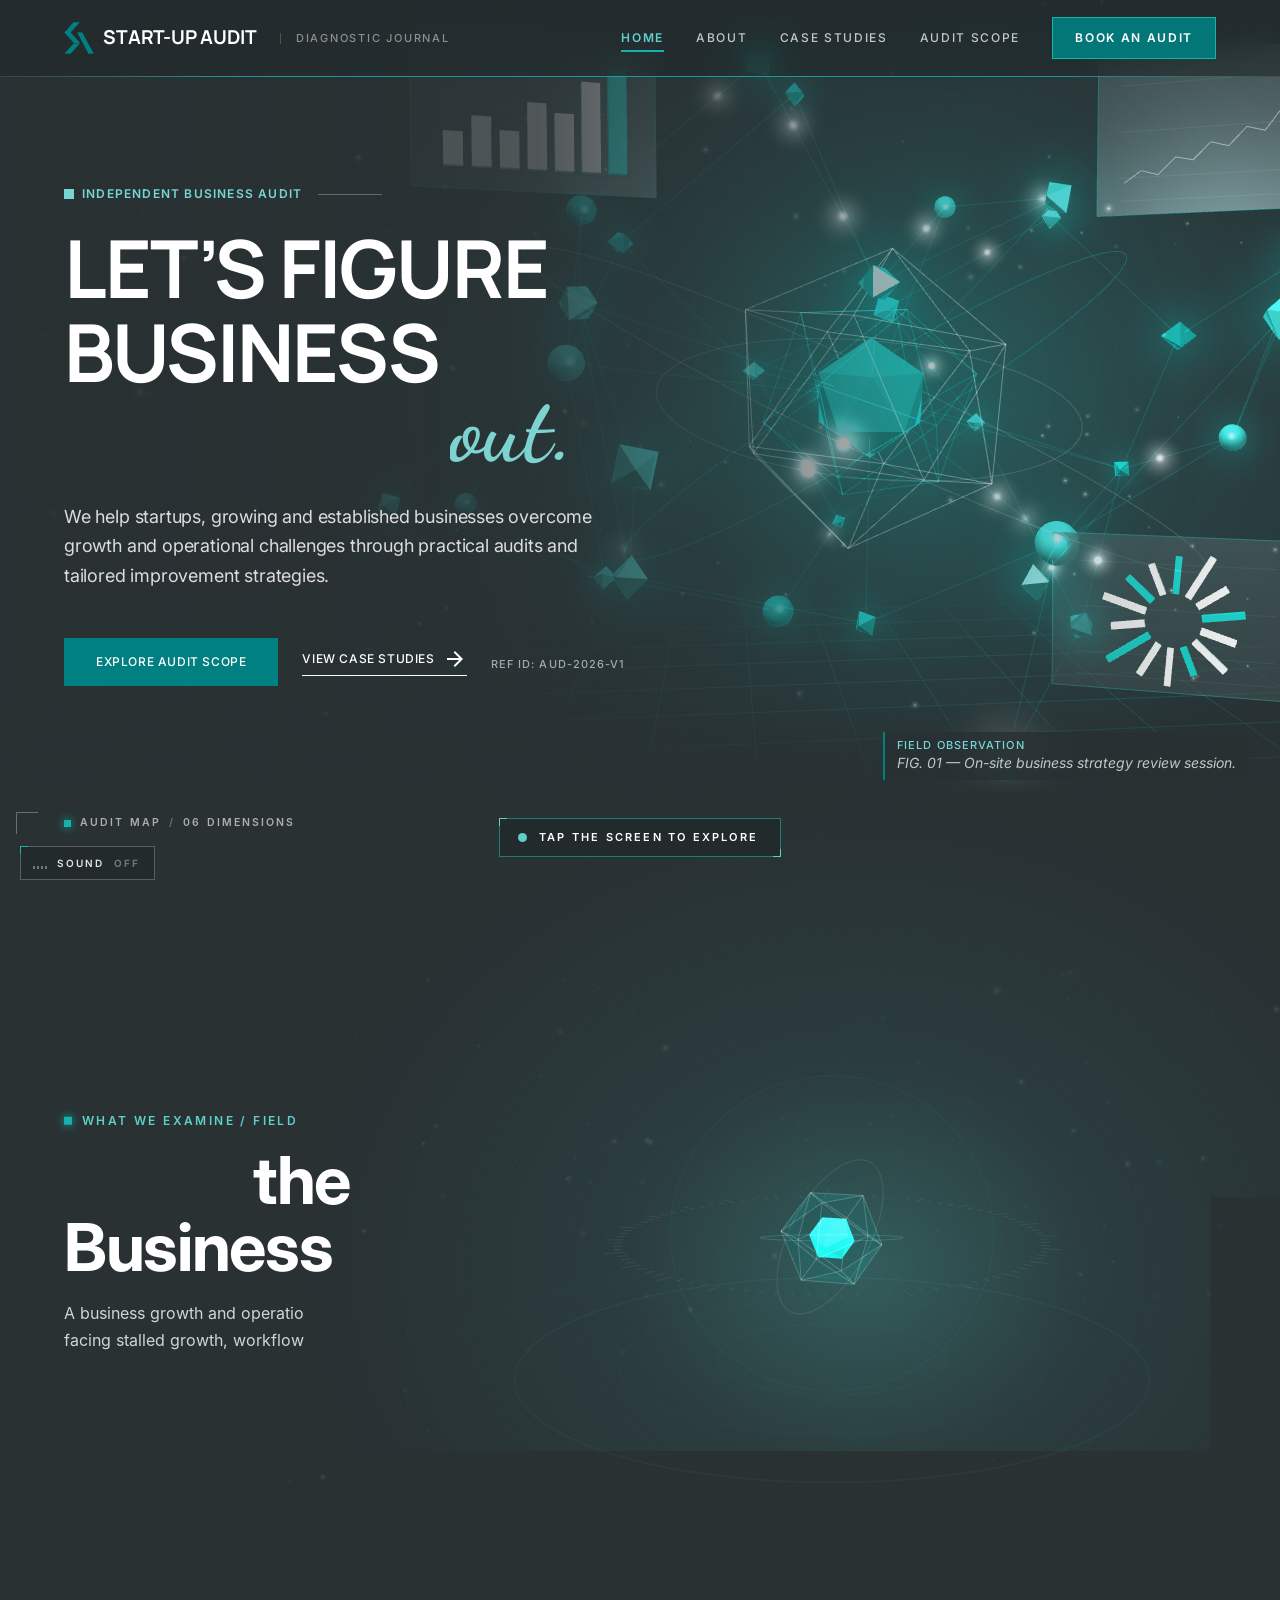
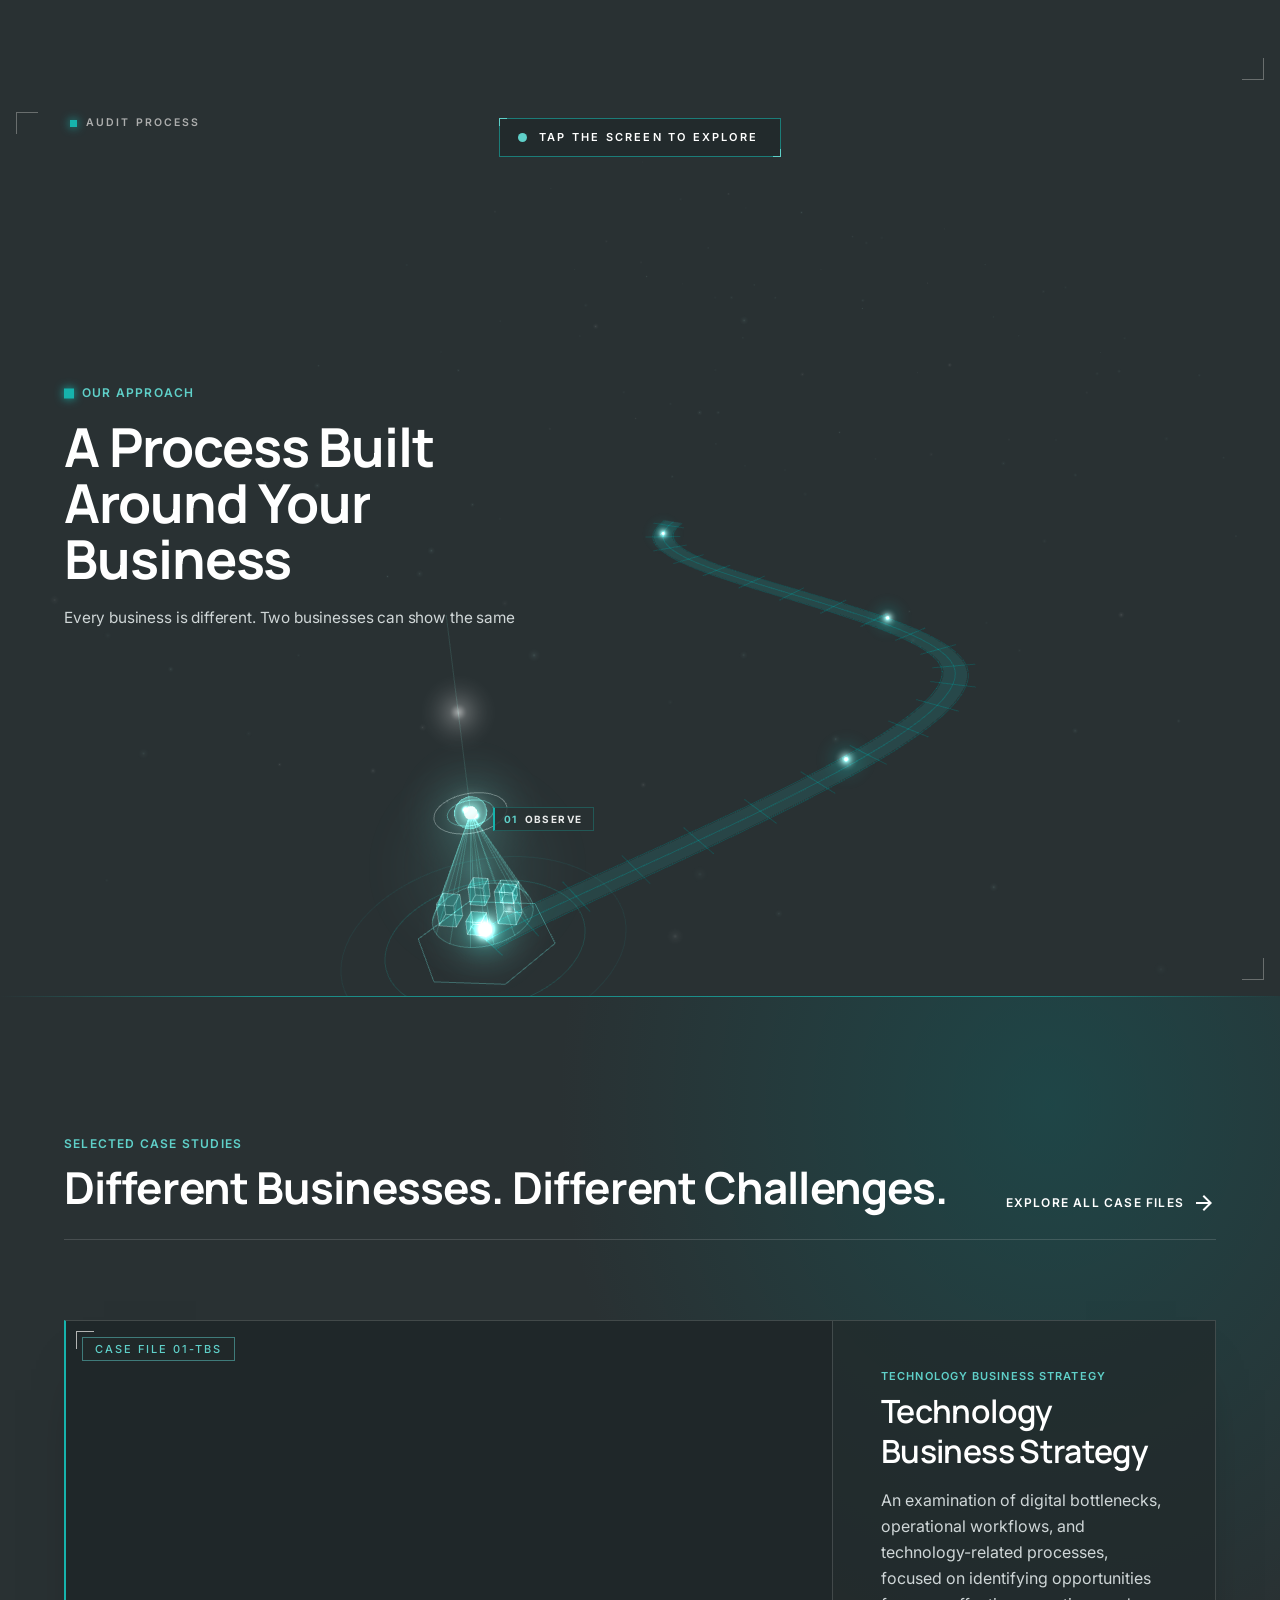
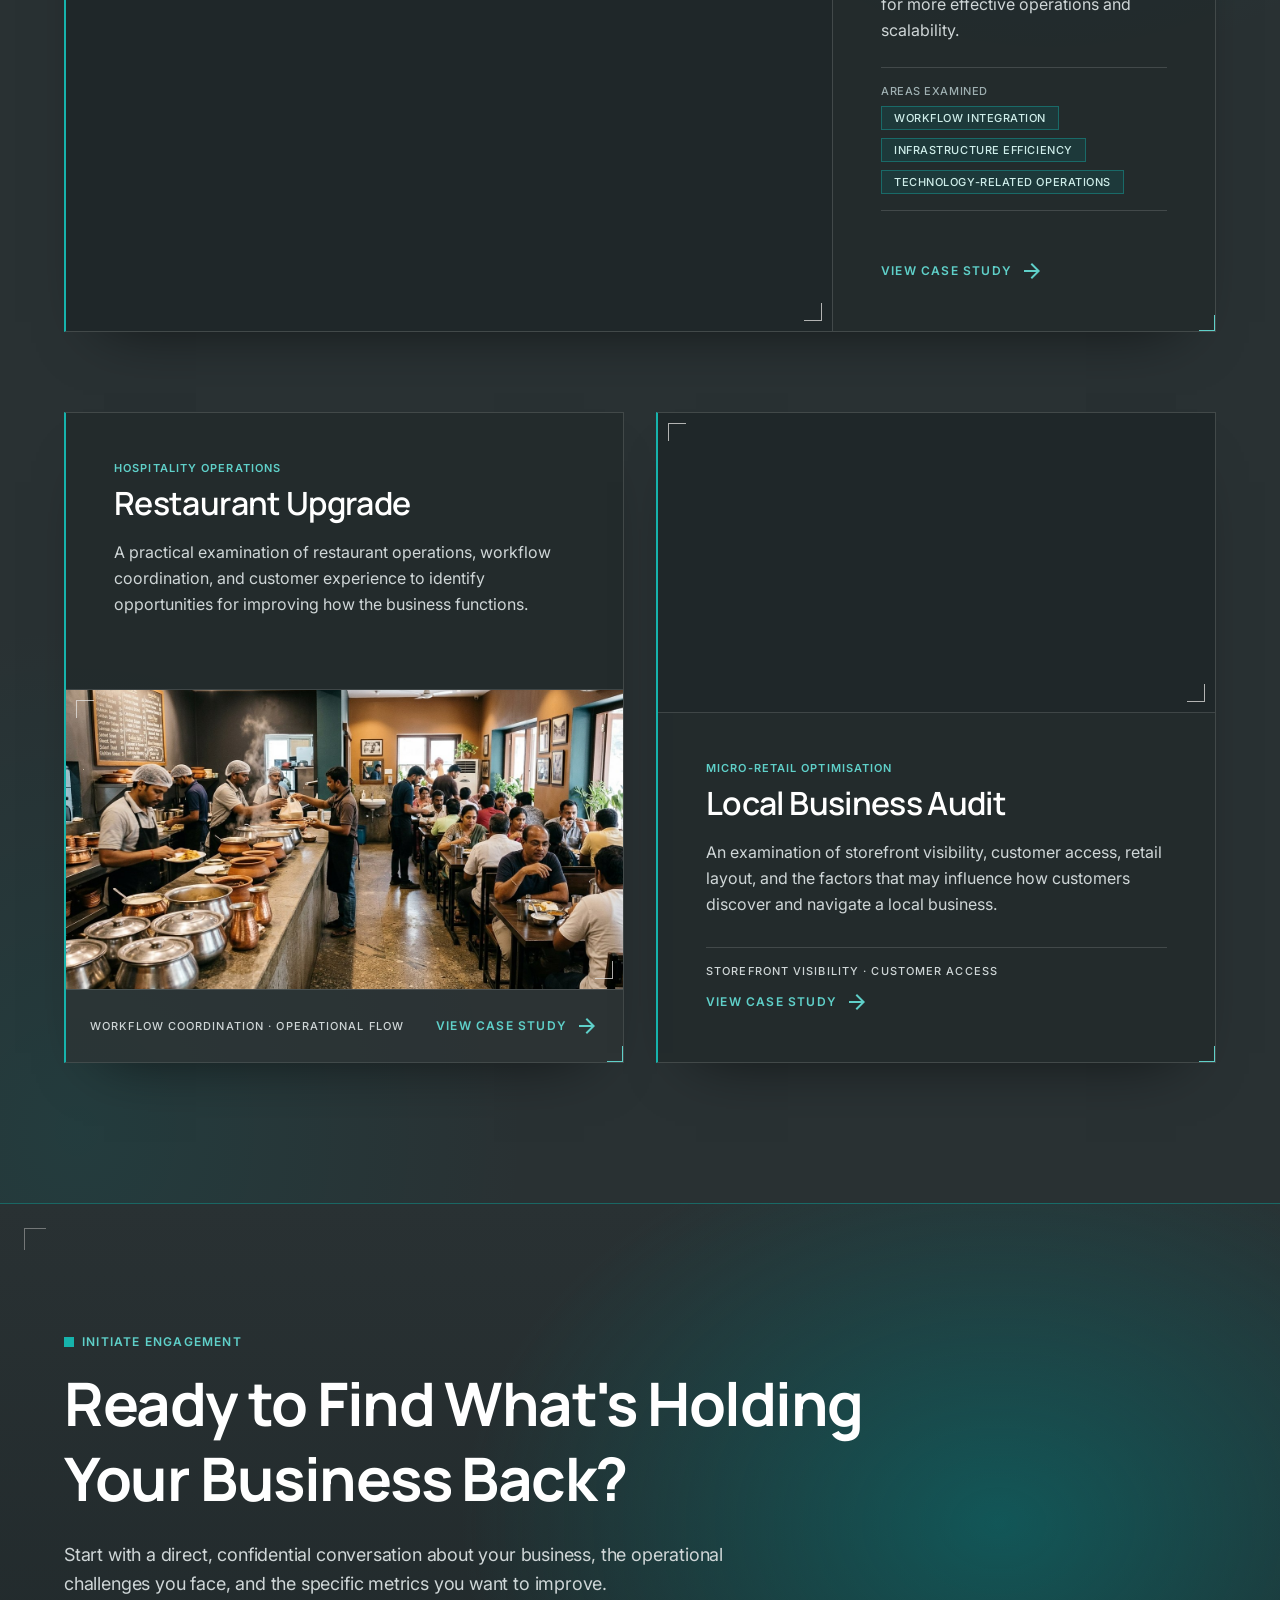
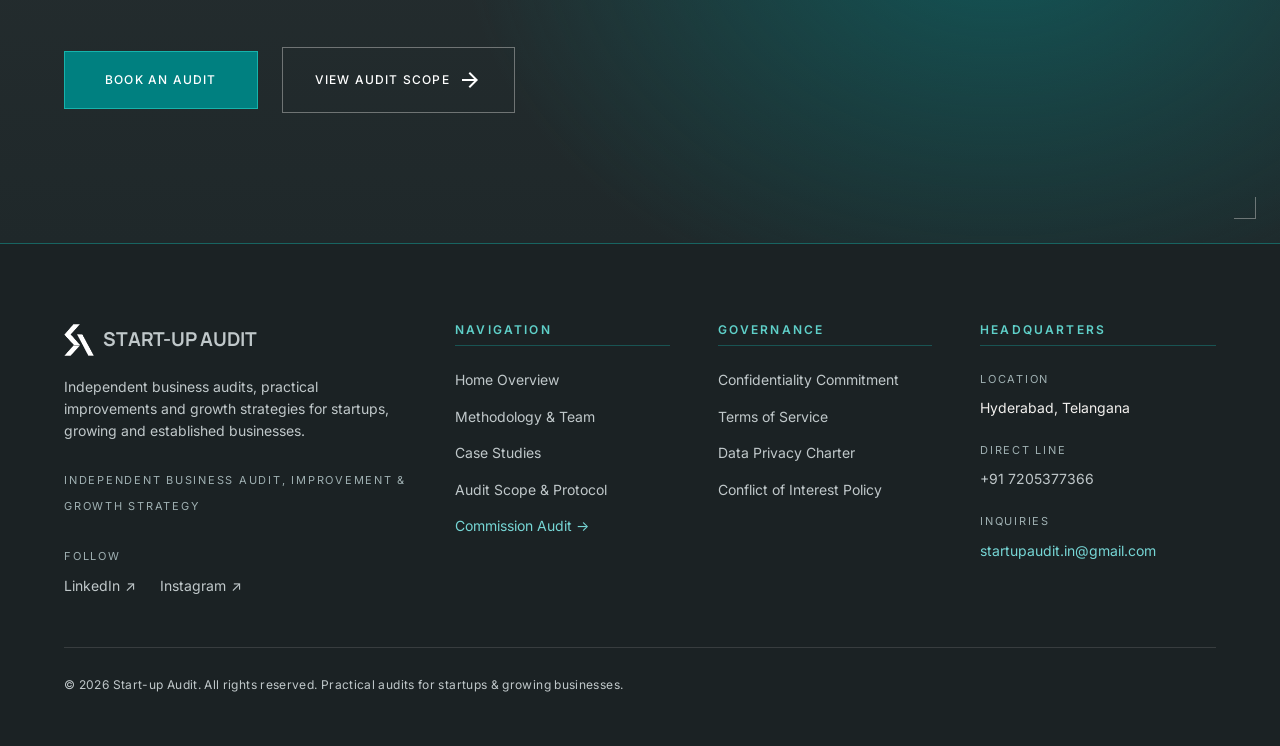
<file: index.html>
<!DOCTYPE html>
<html lang="en-IN">
<head>
<meta charset="utf-8">
<meta name="viewport" content="width=device-width, initial-scale=1.0">
<link href="https://fonts.googleapis.com" rel="preconnect">
<link crossorigin="" href="https://fonts.gstatic.com" rel="preconnect">
<link href="https://fonts.googleapis.com/css2?family=Inter:wght@300;400;500;600;700&amp;family=Manrope:wght@500;600;700;800&amp;family=Dancing+Script:wght@700&amp;display=swap" rel="stylesheet">
<title>Business Audit &amp; Growth Consultant Hyderabad | Start-up Audit</title>
<meta name="description" content="Independent business consultant in Hyderabad. Business audits, growth strategy and practical improvements for startups, growing and established businesses.">
<meta name="google-site-verification" content="BYNT9_urUxuMPynJCiL_C7TUNRv2Ig3piLC4osWs_dU" />
<meta name="robots" content="index, follow, max-image-preview:large">
<link rel="canonical" href="https://startup-audit.pages.dev/">
<meta name="author" content="Bhola, Start-up Audit">
<meta name="theme-color" content="#008080">
<meta property="og:title" content="Business Audit &amp; Growth Consultant Hyderabad | Start-up Audit">
<meta property="og:description" content="Independent business consultant in Hyderabad. Business audits, growth strategy and practical improvements for startups, growing and established businesses.">
<meta property="og:url" content="https://startup-audit.pages.dev/">
<meta property="og:image" content="https://startup-audit.pages.dev/assets/img/social-share.png?v=2">
<meta property="og:image:width" content="1200">
<meta property="og:image:height" content="630">
<meta property="og:image:alt" content="Start-up Audit — Independent Business Audit">
<meta property="og:type" content="website">
<meta property="og:site_name" content="Start-up Audit">
<meta property="og:locale" content="en_IN">
<meta name="twitter:card" content="summary_large_image">
<meta name="twitter:title" content="Business Audit &amp; Growth Consultant Hyderabad | Start-up Audit">
<meta name="twitter:description" content="Independent business consultant in Hyderabad. Business audits, growth strategy and practical improvements for startups, growing and established businesses.">
<meta name="twitter:image" content="https://startup-audit.pages.dev/assets/img/social-share.png?v=2">
<link rel="icon" type="image/png" sizes="48x48" href="assets/img/favicon-48.png">
<link rel="icon" type="image/png" sizes="192x192" href="assets/img/favicon-192.png">
<link rel="apple-touch-icon" href="assets/img/apple-touch-icon.png">
<script>document.documentElement.classList.add('js');</script>
<script>/* hero: where the 3D scene will run, never flash the stock photo while it loads */(function(){var d=document.documentElement;try{var c=document.createElement('canvas'),g=c.getContext('webgl')||c.getContext('experimental-webgl');if(g){d.classList.add('sa-h3d');var x=g.getExtension('WEBGL_lose_context');if(x)x.loseContext();setTimeout(function(){if(!d.hasAttribute('data-h3d'))d.classList.remove('sa-h3d')},8000)}}catch(e){}})();</script>
<link rel="stylesheet" href="assets/css/home.css">
<link rel="stylesheet" href="assets/css/site.css">
<link rel="stylesheet" href="assets/css/hero3d.css">
<link rel="stylesheet" href="assets/css/audit3d.css">
<link rel="stylesheet" href="assets/css/method3d.css">
<link rel="stylesheet" href="assets/css/hudnav.css">
<link rel="stylesheet" href="assets/css/hudhome.css">
<script src="assets/js/site.js" defer></script>
<script src="assets/js/hero3d.js" defer></script>
<script src="assets/js/audit3d.js" defer></script>
<script src="assets/js/method3d.js" defer></script>
<script src="assets/js/sound.js" defer></script>
<script type="application/ld+json">
{
  "@context": "https://schema.org",
  "@graph": [
    {
      "@type": [
        "ProfessionalService",
        "LocalBusiness"
      ],
      "@id": "https://startup-audit.pages.dev/#organization",
      "name": "Start-up Audit",
      "url": "https://startup-audit.pages.dev/",
      "logo": "https://startup-audit.pages.dev/assets/img/logo.png",
      "sameAs": [
        "https://www.linkedin.com/company/145429270/",
        "https://www.instagram.com/startup.audit/"
      ],
      "image": "https://startup-audit.pages.dev/assets/img/social-share.png",
      "description": "Independent business audits, practical improvements and growth strategies for startups, growing and established businesses in Hyderabad.",
      "slogan": "Let's figure business out.",
      "email": "startupaudit.in@gmail.com",
      "telephone": "+917205377366",
      "address": {
        "@type": "PostalAddress",
        "addressLocality": "Hyderabad",
        "addressRegion": "Telangana",
        "addressCountry": "IN"
      },
      "areaServed": [
        {
          "@type": "City",
          "name": "Hyderabad"
        },
        {
          "@type": "State",
          "name": "Telangana"
        },
        {
          "@type": "Country",
          "name": "India"
        }
      ],
      "founder": {
        "@id": "https://startup-audit.pages.dev/about.html#founder"
      },
      "knowsAbout": [
        "Business audit",
        "Workflow audit",
        "Growth strategy",
        "Customer acquisition",
        "Brand and digital presence",
        "Operational efficiency"
      ],
      "contactPoint": {
        "@type": "ContactPoint",
        "contactType": "customer support",
        "telephone": "+917205377366",
        "email": "startupaudit.in@gmail.com",
        "areaServed": "IN",
        "availableLanguage": [
          "English",
          "Hindi"
        ]
      },
      "hasOfferCatalog": {
        "@type": "OfferCatalog",
        "name": "Business audit areas",
        "itemListElement": [
          {
            "@type": "Offer",
            "itemOffered": {
              "@type": "Service",
              "name": "Brand & Digital Presence Audit",
              "url": "https://startup-audit.pages.dev/audit-scope.html#brand-digital-presence",
              "provider": {
                "@id": "https://startup-audit.pages.dev/#organization"
              },
              "areaServed": "Hyderabad, India"
            }
          },
          {
            "@type": "Offer",
            "itemOffered": {
              "@type": "Service",
              "name": "Business Model & Financial Review",
              "url": "https://startup-audit.pages.dev/audit-scope.html#business-model-financial-review",
              "provider": {
                "@id": "https://startup-audit.pages.dev/#organization"
              },
              "areaServed": "Hyderabad, India"
            }
          },
          {
            "@type": "Offer",
            "itemOffered": {
              "@type": "Service",
              "name": "Operational & Workflow Audit",
              "url": "https://startup-audit.pages.dev/audit-scope.html#operational-workflow-audit",
              "provider": {
                "@id": "https://startup-audit.pages.dev/#organization"
              },
              "areaServed": "Hyderabad, India"
            }
          },
          {
            "@type": "Offer",
            "itemOffered": {
              "@type": "Service",
              "name": "Customer Experience Audit",
              "url": "https://startup-audit.pages.dev/audit-scope.html#customer-experience-audit",
              "provider": {
                "@id": "https://startup-audit.pages.dev/#organization"
              },
              "areaServed": "Hyderabad, India"
            }
          },
          {
            "@type": "Offer",
            "itemOffered": {
              "@type": "Service",
              "name": "Digital Marketing Audit & Customer Acquisition",
              "url": "https://startup-audit.pages.dev/audit-scope.html#marketing-customer-retention",
              "provider": {
                "@id": "https://startup-audit.pages.dev/#organization"
              },
              "areaServed": "Hyderabad, India"
            }
          },
          {
            "@type": "Offer",
            "itemOffered": {
              "@type": "Service",
              "name": "Growth & Business Strategy",
              "url": "https://startup-audit.pages.dev/audit-scope.html#growth-business-strategy",
              "provider": {
                "@id": "https://startup-audit.pages.dev/#organization"
              },
              "areaServed": "Hyderabad, India"
            }
          }
        ]
      }
    },
    {
      "@type": "WebSite",
      "@id": "https://startup-audit.pages.dev/#website",
      "url": "https://startup-audit.pages.dev/",
      "name": "Start-up Audit",
      "publisher": {
        "@id": "https://startup-audit.pages.dev/#organization"
      },
      "inLanguage": "en-IN"
    }
  ]
}
</script>
</head>
<body class="bg-surface-container-lowest font-body-md text-body-md text-on-surface antialiased" data-page="home" data-hud>
<a class="sa-skip" href="#main">Skip to content</a>
<header class="sa-header" data-header>
<div class="sa-header__bar">
<a class="sa-brand" href="index.html" aria-label="Start-up Audit — home"><img src="assets/img/logo-teal.png" alt="" width="30" height="32"><span>START-UP AUDIT</span></a>
<span class="sa-tag">Diagnostic Journal</span>
<nav class="sa-nav" aria-label="Primary"><a href="index.html" aria-current="page">Home</a><a href="about.html">About</a><a href="case-studies.html">Case Studies</a><a href="audit-scope.html">Audit Scope</a></nav>
<a class="sa-cta" href="book-an-audit.html">Book an Audit</a>
<button class="sa-burger" type="button" aria-expanded="false" aria-controls="sa-mobile" aria-label="Open menu"><span class="sa-burger__bars" aria-hidden="true"><i></i><i></i><i></i></span></button>
</div>
<nav id="sa-mobile" class="sa-mobile" aria-label="Mobile" hidden>
<a href="index.html" aria-current="page">Home</a><a href="about.html">About</a><a href="case-studies.html">Case Studies</a><a href="audit-scope.html">Audit Scope</a>
<a class="sa-mobile__cta" href="book-an-audit.html">Book an Audit</a>
</nav>
</header>
<main id="main" class="w-full pt-[76px] bg-surface-container-lowest min-h-screen">
<div class="flex flex-col w-full">
<!-- =========================================================================
       SECTION B: HERO — STRONG EDITORIAL COMPOSITION (640-720px height)
       ========================================================================= -->
<section id="home-hero" class="w-full bg-inverse-surface border-b border-surface-variant overflow-hidden relative">
<div class="relative w-full min-h-[520px] lg:min-h-[720px] flex items-center overflow-hidden"> <!-- hero -->
<!-- Background Image -->
<div class="absolute inset-0 z-0">
<img src="assets/img/hero-workshop.jpg" alt="Three colleagues around a round table reviewing printed charts and notes in a bright meeting room." fetchpriority="high" decoding="async" class="w-full h-full object-cover object-right md:object-center">
</div>
<!-- Charcoal Gradient Overlay for effortless contrast -->
<div class="absolute inset-0 z-10 pointer-events-none" style="background: linear-gradient(to right, rgba(41, 49, 51, 0.94) 0%, rgba(41, 49, 51, 0.82) 42%, rgba(41, 49, 51, 0.35) 72%, rgba(41, 49, 51, 0.05) 100%);"></div>
<!-- Overlaid Typography & CTAs -->
<div class="relative z-20 w-full max-w-[1440px] mx-auto px-margin py-space-xl flex flex-col justify-center">
<div class="max-w-2xl space-y-space-md">
<!-- Micro-Label -->
<div class="flex items-center gap-space-xs">
<span class="w-2.5 h-2.5 bg-inverse-primary inline-block"></span>
<span class="font-label-md text-label-md uppercase tracking-widest text-inverse-primary font-semibold">
            INDEPENDENT BUSINESS AUDIT
          </span>
<div class="h-[1px] w-16 bg-outline-variant/40 ml-space-xs"></div>
</div>
<!-- Headline -->
<h1 data-text-reveal data-hero class="font-headline-xl text-[32px] leading-[1.1] md:text-headline-xl lg:font-display-xl lg:text-display-xl tracking-tight text-surface-container-lowest font-bold uppercase leading-[1.05]">LET&#8217;S FIGURE<br><span class="sa-hero-biz">BUSINESS<span class="sa-hero-out">out.</span></span></h1>
<!-- Supporting Text -->
<p class="font-body-lg text-body-lg text-inverse-on-surface/90 max-w-xl font-normal leading-relaxed">
          We help startups, growing and established businesses overcome growth and operational challenges through practical audits and tailored improvement strategies.
        </p>
<!-- CTA Group -->
<div class="pt-space-md flex flex-wrap items-center gap-space-md">
<a class="inline-flex items-center justify-center bg-primary-container hover:bg-primary text-on-primary font-label-md text-label-md uppercase tracking-wider px-8 py-4 transition-colors" href="audit-scope.html">Explore Audit Scope
          </a>
<a class="group inline-flex items-center gap-2 font-label-md text-label-md uppercase tracking-wider text-surface-container-lowest hover:text-inverse-primary pb-1 border-b border-surface-container-lowest hover:border-inverse-primary transition-all" href="case-studies.html">
<span class="">View Case Studies</span>
<span class="sa-ico text-[16px] group-hover:translate-x-1 transition-transform"><svg stroke="currentColor" fill="currentColor" stroke-width="0" viewBox="0 0 24 24" aria-hidden="true" focusable="false" height="1em" width="1em" xmlns="http://www.w3.org/2000/svg"><path fill="none" d="M0 0h24v24H0z"></path><path d="m12 4-1.41 1.41L16.17 11H4v2h12.17l-5.58 5.59L12 20l8-8z"></path></svg></span>
</a>
<div class="w-full lg:w-auto pt-space-xs lg:pt-0">
<span class="font-label-sm text-label-sm uppercase tracking-widest text-secondary-fixed-dim/80">REF ID: AUD-2026-V1</span>
</div>
</div>
</div>
</div>
<!-- Architectural Caption Tag Bottom Right -->
<div class="hidden md:block absolute bottom-4 right-8 z-20 bg-inverse-surface/85 backdrop-blur-sm border-l-2 border-primary-container px-3 py-1.5">
<div class="font-label-sm text-label-sm uppercase tracking-widest text-inverse-primary">FIELD OBSERVATION</div>
<div class="font-body-sm text-body-sm text-secondary-fixed-dim italic">FIG. 01 — On-site business strategy review session.</div>
</div>
</div>
</section>
<!-- =========================================================================
       SECTION C: STATEMENT SECTION (Full-width Platinum White #E5E4E2)
       ========================================================================= -->

<!-- =========================================================================
       SECTION D: INSIDE THE BUSINESS — SCROLL-DRIVEN 3D AUDIT SYSTEM
       ========================================================================= -->
<section id="services" class="a3d-section">
<!-- Scroll-driven 3D audit system (assets/js/audit3d.js, assets/css/audit3d.css). Every dimension below is real HTML, so it still reads without WebGL or JavaScript. -->
<div class="a3d" data-a3d>
<div class="a3d-track">
<div class="a3d-pin">
<div class="a3d-glow" aria-hidden="true"></div>
<canvas class="a3d-canvas" aria-hidden="true"></canvas>
<div class="a3d-title">
<div class="a3d-eyebrow"><span class="a3d-sq"></span><span>WHAT WE EXAMINE / FIELD DOSSIER</span></div>
<h2 data-text-reveal>Inside the Business</h2>
<p>A business growth and operations audit for leadership teams facing stalled growth, workflow bottlenecks, or customer acquisition challenges.</p>
</div>
<div class="a3d-hud" aria-hidden="true"><span class="a3d-dot"></span><span class="a3d-hud-o">AUDIT MAP <i>/</i> 06 DIMENSIONS</span><span class="a3d-hud-f">AUDIT MAP <i>/</i> <b data-cur>01</b> OF 06</span></div>
<div class="a3d-labels" aria-hidden="true">
<span class="a3d-lbl" data-name="Brand &amp; Digital Presence"><b>01</b><span>Brand &amp; Digital Presence</span></span>
<span class="a3d-lbl" data-name="Business Model &amp; Financial Review"><b>02</b><span>Business Model &amp; Financial Review</span></span>
<span class="a3d-lbl" data-name="Operations"><b>03</b><span>Operations</span></span>
<span class="a3d-lbl" data-name="Customer Experience"><b>04</b><span>Customer Experience</span></span>
<span class="a3d-lbl" data-name="Marketing &amp; Retention"><b>05</b><span>Marketing &amp; Retention</span></span>
<span class="a3d-lbl" data-name="Growth &amp; Business Strategy"><b>06</b><span>Growth &amp; Business Strategy</span></span>
</div>
<div class="a3d-hint" aria-hidden="true"><span class="a3d-hint-o">Tap the screen to begin <i>·</i> or keep scrolling</span><span class="a3d-hint-f">Scroll for the next module</span><span class="a3d-hint-l">Scroll to continue</span></div>
<div class="a3d-rail" aria-hidden="true"><i></i><i></i><i></i><i></i><i></i><i></i></div>
<div class="a3d-panel" aria-live="polite">
<article class="a3d-art" data-i="0" aria-labelledby="a3d-t0">
<div class="a3d-meta"><span class="a3d-chap">CHAPTER 01 <i>/</i> IDENTITY &amp; TOUCHPOINTS</span><span class="a3d-stagen">STAGE 01 OF 06</span></div>
<figure class="a3d-fig"><img src="assets/img/ch1-brand-storefront.jpg" alt="A modern independent clothing boutique with a glass shopfront on a busy neighbourhood street." width="1264" height="848" loading="lazy" decoding="async"></figure>
<div class="a3d-head"><span class="a3d-num">01</span><span class="a3d-chip">BRAND &amp; DIGITAL PRESENCE</span></div>
<h3 id="a3d-t0">Brand &amp; Digital Presence Audit</h3>
<p>We review your website, search and social presence, brand message and customer journey to find gaps that make it harder for the right customers to find and trust you.</p>
<div class="a3d-actions"><a class="a3d-link" href="audit-scope.html#brand-digital-presence">Explore audit →</a></div>
</article>
<article class="a3d-art" data-i="1" aria-labelledby="a3d-t1">
<div class="a3d-meta"><span class="a3d-chap">CHAPTER 02 <i>/</i> CAPITAL &amp; MARGIN INTEGRITY</span><span class="a3d-stagen">STAGE 02 OF 06</span></div>
<figure class="a3d-fig"><img src="assets/img/ch2-financial-ledger.jpg" alt="An overhead view of hands reviewing printed financial statements beside a calculator and a laptop showing a spreadsheet." width="1264" height="848" loading="lazy" decoding="async"><figcaption>FINANCIAL REVIEW</figcaption></figure>
<div class="a3d-head"><span class="a3d-num">02</span><span class="a3d-chip">BUSINESS MODEL &amp; FINANCIAL REVIEW</span></div>
<h3 id="a3d-t1">Business Model &amp; Financial Review</h3>
<p>We examine the business model, pricing, margins and operating costs to find financial weak points early.</p>
<div class="a3d-actions"><a class="a3d-link" href="audit-scope.html#business-model-financial-review">Explore audit →</a></div>
</article>
<article class="a3d-art" data-i="2" aria-labelledby="a3d-t2">
<div class="a3d-meta"><span class="a3d-chap">CHAPTER 03 <i>/</i> CAPACITY &amp; THROUGHPUT</span><span class="a3d-stagen">STAGE 03 OF 06</span></div>
<figure class="a3d-fig"><img src="assets/img/ch3-warehouse.jpg" alt="Two staff members packing and checking stock beside steel shelving in a small business stockroom." width="1264" height="848" loading="lazy" decoding="async"></figure>
<div class="a3d-head"><span class="a3d-num">03</span><span class="a3d-chip">OPERATIONAL AUDIT</span></div>
<h3 id="a3d-t2">Operational &amp; Workflow Audit</h3>
<p>We map key workflows, handoffs, delays and responsibilities to find bottlenecks, then suggest prioritised improvements with practical timelines.</p>
<div class="a3d-actions"><a class="a3d-link" href="audit-scope.html#operational-workflow-audit">Explore audit →</a></div>
</article>
<article class="a3d-art" data-i="3" aria-labelledby="a3d-t3">
<div class="a3d-meta"><span class="a3d-chap">CHAPTER 04 <i>/</i> JOURNEY &amp; RETENTION</span><span class="a3d-stagen">STAGE 04 OF 06</span></div>
<figure class="a3d-fig"><img src="assets/img/ch4-service-point.jpg" alt="A cafe owner handing a paper bag across the counter to a smiling customer." width="1264" height="848" loading="lazy" decoding="async"><figcaption>SERVICE POINT MAPPING</figcaption></figure>
<div class="a3d-head"><span class="a3d-num">04</span><span class="a3d-chip">CUSTOMER EXPERIENCE AUDIT</span></div>
<h3 id="a3d-t3">Customer Experience Audit</h3>
<p>We trace the customer journey from discovery to enquiry, purchase and repeat business to find friction limiting acquisition or loyalty.</p>
<div class="a3d-actions"><a class="a3d-link" href="audit-scope.html#customer-experience-audit">Explore audit →</a></div>
</article>
<article class="a3d-art" data-i="4" aria-labelledby="a3d-t4">
<div class="a3d-meta"><span class="a3d-chap">CHAPTER 05 <i>/</i> CONVERSION &amp; RETENTION</span><span class="a3d-stagen">STAGE 05 OF 06</span></div>
<figure class="a3d-fig"><img src="assets/img/ch5-botanical-storefront.jpg" alt="An inviting neighbourhood shop with large windows, planters and cafe seating on the pavement." width="1264" height="848" loading="lazy" decoding="async"><figcaption>COMMUNICATION CADENCE</figcaption></figure>
<div class="a3d-head"><span class="a3d-num">05</span><span class="a3d-chip">MARKETING &amp; CUSTOMER RETENTION</span><span class="a3d-sub">SUSTAINABLE REPEAT DEMAND</span></div>
<h3 id="a3d-t4">Digital Marketing Audit &amp; Customer Acquisition</h3>
<p>We review marketing channels, messaging and conversion paths to assess how customers are acquired, where prospects drop off and how retention can improve.</p>
<div class="a3d-actions"><a class="a3d-link" href="audit-scope.html#marketing-customer-retention">Explore audit →</a></div>
</article>
<article class="a3d-art" data-i="5" aria-labelledby="a3d-t5">
<div class="a3d-meta"><span class="a3d-chap">CHAPTER 06 <i>/</i> MACRO STRATEGY &amp; CAPITAL</span><span class="a3d-stagen">STAGE 06 OF 06 — FINALE</span></div>
<figure class="a3d-fig"><img src="assets/img/case-technology-office.jpg" alt="Four colleagues gathered around a long table reviewing plans in a modern open office." width="1376" height="768" loading="lazy" decoding="async"><figcaption>PHASED EXPANSION FRAMEWORK</figcaption></figure>
<div class="a3d-head"><span class="a3d-num">06</span><span class="a3d-chip">GROWTH &amp; BUSINESS STRATEGY</span></div>
<h3 id="a3d-t5">Growth &amp; Business Strategy</h3>
<p>Where revenue exists but growth has stalled, we review positioning, capacity and past growth efforts to set practical priorities in a roadmap.</p>
<div class="a3d-actions"><a class="a3d-link" href="audit-scope.html#growth-business-strategy">Explore audit →</a></div>
</article>
</div>
<ul class="a3d-sr" aria-label="Six audit dimensions"><li><a href="audit-scope.html#brand-digital-presence">Brand &amp; Digital Presence</a></li><li><a href="audit-scope.html#business-model-financial-review">Business Model &amp; Financial Review</a></li><li><a href="audit-scope.html#operational-workflow-audit">Operations</a></li><li><a href="audit-scope.html#customer-experience-audit">Customer Experience</a></li><li><a href="audit-scope.html#marketing-customer-retention">Marketing &amp; Retention</a></li><li><a href="audit-scope.html#growth-business-strategy">Growth &amp; Business Strategy</a></li></ul>
</div>
</div>
</div>
<!-- Original editorial layout, shown on phones only (the 3D above is for tablet and desktop). -->
<div class="max-w-[1440px] mx-auto px-margin sa-edit">
<!-- Section Master Header -->
<div class="pb-12 md:pb-16 mb-10 lg:mb-28 border-b border-[#293133]/20 flex flex-col md:flex-row md:items-end justify-between gap-6">
<div>
<div class="flex items-center gap-2 mb-3">
<span class="w-2 h-2 bg-[#008080]"></span>
<span class="font-label-md text-xs uppercase tracking-widest text-[#008080] font-semibold">■ WHAT WE EXAMINE / FIELD DOSSIER</span>
</div>
<h2 data-text-reveal class="font-display-lg text-[32px] sm:text-4xl lg:text-6xl text-[#293133] font-bold tracking-tight">Inside the Business</h2>
</div>
<p class="font-body-md text-body-md text-[#4A5254] max-w-md leading-relaxed">
    A business growth and operations audit for leadership teams facing stalled growth, workflow bottlenecks, or customer acquisition challenges.
  </p>
</div>
<div class="sa-hscroll sa-chapter-track flex items-start gap-4 overflow-x-auto snap-x snap-mandatory pb-6 md:block md:overflow-visible md:pb-0" aria-label="Audit chapters">
<!-- ================= CHAPTER 01 ================= -->
<div class="sa-chapter relative shrink-0 w-[88%] snap-start md:w-auto md:shrink mb-0 md:mb-14 lg:mb-36">
<!-- Top chapter marker hairline -->
<div class="flex flex-wrap items-center justify-between gap-x-4 gap-y-1 pb-4 mb-8 border-b border-[#293133]/15">
<div class="flex items-center gap-3">
<span class="font-label-md text-xs uppercase tracking-widest text-[#008080] font-bold whitespace-nowrap">CHAPTER 01</span>
<span class="text-[#293133]/30">/</span>
<span class="font-label-sm text-label-sm uppercase tracking-widest text-[#4A5254]">IDENTITY &amp; TOUCHPOINTS</span>
</div>
<span class="font-label-sm text-label-sm uppercase tracking-widest text-[#293133]/40 whitespace-nowrap">STAGE 01 OF 06</span>
</div>
<!-- Oversized cinematic landscape occupying ~80-85% width -->
<div class="relative w-full lg:w-[85%] ml-auto aspect-[4/3] sm:aspect-[16/9] lg:aspect-[21/9] lg:min-h-[460px] max-h-[520px] bg-[#E0DFDC] overflow-hidden" data-img-reveal>
<img src="assets/img/ch1-brand-storefront.jpg" alt="A modern independent clothing boutique with a glass shopfront on a busy neighbourhood street." loading="lazy" decoding="async" class="w-full h-full object-cover object-center">
</div>
<!-- Architectural Overlapping Text Plate (Lower-Left) -->
<div class="mt-6 lg:mt-0 lg:absolute lg:bottom-[-36px] lg:left-0 lg:w-[500px] z-20 bg-[#FFFFFF] p-5 sm:p-8 lg:p-10 border border-[#293133]/20 shadow-sm">
<div class="flex items-start justify-between mb-4">
<span class="font-display-lg text-4xl lg:text-5xl font-bold text-[#008080] leading-none">01</span>
<span class="font-label-sm text-[10px] tracking-widest uppercase text-[#4A5254] border border-[#293133]/15 px-2 py-0.5">BRAND &amp; DIGITAL PRESENCE</span>
</div>
<h3 data-text-reveal class="font-headline-lg text-xl lg:text-3xl text-[#293133] font-bold mb-3 leading-tight">Brand &amp; Digital Presence Audit</h3>
<p class="font-body-md text-body-md text-[#4A5254] leading-relaxed mb-6">
      We review your website, search and social presence, brand message and customer journey to find gaps that make it harder for the right customers to find and trust you.
    </p>
<a class="group inline-flex items-center gap-2 font-label-md text-xs uppercase tracking-widest text-[#293133] hover:text-[#008080] font-semibold transition-colors" href="audit-scope.html#brand-digital-presence">
<span class="">Explore audit →</span>
</a>
</div>
</div>
<!-- ================= CHAPTER 02 ================= -->
<div class="sa-chapter relative pt-4 lg:pt-16 shrink-0 w-[88%] snap-start md:w-auto md:shrink mb-0 md:mb-14 lg:mb-36">
<div class="flex flex-wrap items-center justify-between gap-x-4 gap-y-1 pb-4 mb-10 border-b border-[#293133]/15">
<div class="flex items-center gap-3">
<span class="font-label-md text-xs uppercase tracking-widest text-[#008080] font-bold whitespace-nowrap">CHAPTER 02</span>
<span class="text-[#293133]/30">/</span>
<span class="font-label-sm text-label-sm uppercase tracking-widest text-[#4A5254]">CAPITAL &amp; MARGIN INTEGRITY</span>
</div>
<span class="font-label-sm text-label-sm uppercase tracking-widest text-[#293133]/40 whitespace-nowrap">STAGE 02 OF 06</span>
</div>
<!-- Asymmetric Split: Generous Left Editorial + Tall Portrait Right Photo -->
<div class="grid grid-cols-12 gap-8 lg:gap-14 items-center">
<!-- Left Editorial Column -->
<div class="col-span-12 lg:col-span-6 flex flex-col justify-center pr-0 lg:pr-8">
<div class="text-[52px] lg:text-[100px] font-display-lg font-bold text-[#293133]/15 leading-none mb-2 select-none">
        02
      </div>
<div class="font-label-md text-xs text-[#008080] font-bold tracking-widest uppercase mb-3">
        02 — BUSINESS MODEL &amp; FINANCIAL REVIEW
      </div>
<h3 data-text-reveal class="font-headline-xl text-2xl lg:text-4xl text-[#293133] font-bold mb-5 leading-tight">
        Business Model &amp; Financial Review
      </h3>
<div class="w-16 h-[2px] bg-[#008080] mb-6"></div>
<p class="font-body-lg text-lg text-[#4A5254] leading-relaxed mb-8">
        We examine the business model, pricing, margins and operating costs to find financial weak points early.
      </p>
<div>
<a class="group inline-flex items-center gap-2 font-label-md text-xs uppercase tracking-widest text-[#293133] hover:text-[#008080] font-semibold transition-colors" href="audit-scope.html#business-model-financial-review">
<span class="">Explore audit →</span>
</a>
</div>
</div>
<!-- Right Tall Portrait Photograph -->
<div class="col-span-12 lg:col-span-6">
<div class="relative w-full aspect-[4/3] lg:aspect-auto lg:h-[560px] bg-[#E0DFDC] overflow-hidden border border-[#293133]/20" data-img-reveal>
<img src="assets/img/ch2-financial-ledger.jpg" alt="An overhead view of hands reviewing printed financial statements beside a calculator and a laptop showing a spreadsheet." loading="lazy" decoding="async" class="w-full h-full object-cover">
<div class="absolute bottom-4 right-4 bg-[#293133]/85 text-white/90 px-3 py-1 font-label-sm text-[11px] uppercase tracking-wider backdrop-blur-sm">
          FINANCIAL REVIEW
        </div>
</div>
</div>
</div>
</div>
<!-- ================= CHAPTER 03 ================= -->
<div class="sa-chapter relative pt-6 shrink-0 w-[88%] snap-start md:w-auto md:shrink mb-0 md:mb-14 lg:mb-36">
<div class="flex flex-wrap items-center justify-between gap-x-4 gap-y-1 pb-4 mb-8 border-b border-[#293133]/15">
<div class="flex items-center gap-3">
<span class="font-label-md text-xs uppercase tracking-widest text-[#008080] font-bold whitespace-nowrap">CHAPTER 03</span>
<span class="text-[#293133]/30">/</span>
<span class="font-label-sm text-label-sm uppercase tracking-widest text-[#4A5254]">CAPACITY &amp; THROUGHPUT</span>
</div>
<span class="font-label-sm text-label-sm uppercase tracking-widest text-[#293133]/40 whitespace-nowrap">STAGE 03 OF 06</span>
</div>
<!-- Grand Panoramic Image with Floating Dark Charcoal Block -->
<div class="relative w-full min-h-[360px] lg:min-h-[540px] bg-[#293133] overflow-hidden border border-[#293133]/20 flex items-center lg:items-end">
<!-- Panoramic Backroom Image -->
<div class="absolute inset-0 z-0 overflow-hidden">
<img src="assets/img/ch3-warehouse.jpg" alt="Two staff members packing and checking stock beside steel shelving in a small business stockroom." loading="lazy" decoding="async" data-parallax class="w-full h-full object-cover">
</div>
<!-- Subtle gradient to ensure legible overlay contrast -->
<div class="absolute inset-0 z-10 pointer-events-none" style="background: linear-gradient(135deg, rgba(41,49,51,0.85) 0%, rgba(41,49,51,0.4) 60%, rgba(41,49,51,0.2) 100%);"></div>
<!-- Floating Minimal Dark Charcoal Block (Top-left / Bottom-left anchored) -->
<div class="relative z-20 m-6 lg:m-12 max-w-lg bg-[#293133]/95 backdrop-blur-sm p-5 sm:p-8 lg:p-10 border-l-4 border-[#008080] border-t border-r border-b border-[#293133]">
<div class="flex items-center justify-between mb-4">
<span class="font-display-lg text-4xl lg:text-5xl font-bold text-[#008080] leading-none">03</span>
<span class="font-label-sm text-[10px] tracking-widest uppercase text-[#dce4e6]/70">OPERATIONAL AUDIT</span>
</div>
<h3 data-text-reveal class="font-headline-lg text-xl lg:text-3xl text-[#FFFFFF] font-bold mb-3 leading-tight">Operational &amp; Workflow Audit</h3>
<p class="font-body-md text-body-md text-[#dce4e6] leading-relaxed mb-6">
        We map key workflows, handoffs, delays and responsibilities to find bottlenecks, then suggest prioritised improvements with practical timelines.
      </p>
<a class="group inline-flex items-center gap-2 font-label-md text-xs uppercase tracking-widest text-[#008080] hover:text-[#FFFFFF] font-semibold transition-colors" href="audit-scope.html#operational-workflow-audit">
<span class="">Explore audit →</span>
</a>
</div>
</div>
</div>
<!-- ================= CHAPTER 04 ================= -->
<div class="sa-chapter relative pt-6 shrink-0 w-[88%] snap-start md:w-auto md:shrink mb-0 md:mb-14 lg:mb-36">
<div class="flex flex-wrap items-center justify-between gap-x-4 gap-y-1 pb-4 mb-10 border-b border-[#293133]/15">
<div class="flex items-center gap-3">
<span class="font-label-md text-xs uppercase tracking-widest text-[#008080] font-bold whitespace-nowrap">CHAPTER 04</span>
<span class="text-[#293133]/30">/</span>
<span class="font-label-sm text-label-sm uppercase tracking-widest text-[#4A5254]">JOURNEY &amp; RETENTION</span>
</div>
<span class="font-label-sm text-label-sm uppercase tracking-widest text-[#293133]/40 whitespace-nowrap">STAGE 04 OF 06</span>
</div>
<!-- Classic Magazine Split: Left Photo, Right Whitespace & Headline -->
<div class="grid grid-cols-12 gap-8 lg:gap-14 items-center">
<!-- Left Expansive Photograph -->
<div class="col-span-12 lg:col-span-7 order-2 lg:order-1">
<div class="relative w-full aspect-[4/3] lg:aspect-[16/11] bg-[#E0DFDC] overflow-hidden border border-[#293133]/20" data-img-reveal>
<img src="assets/img/ch4-service-point.jpg" alt="A cafe owner handing a paper bag across the counter to a smiling customer." loading="lazy" decoding="async" class="w-full h-full object-cover">
<div class="absolute top-4 left-4 bg-[#293133] text-white px-3 py-1 font-label-sm text-[11px] uppercase tracking-widest font-semibold border-l-2 border-[#008080]">
          SERVICE POINT MAPPING
        </div>
</div>
</div>
<!-- Right Typography & Whitespace -->
<div class="col-span-12 lg:col-span-5 order-1 lg:order-2 pl-0 lg:pl-6">
<div class="text-[52px] lg:text-[100px] font-display-lg font-bold text-[#293133]/15 leading-none mb-2 select-none">
        04
      </div>
<div class="font-label-md text-xs text-[#008080] font-bold tracking-widest uppercase mb-3">
        04 — CUSTOMER EXPERIENCE AUDIT
      </div>
<h3 data-text-reveal class="font-headline-xl text-2xl lg:text-4xl text-[#293133] font-bold mb-5 leading-tight">
        Customer Experience Audit
      </h3>
<div class="w-16 h-[2px] bg-[#008080] mb-6"></div>
<p class="font-body-lg text-lg text-[#4A5254] leading-relaxed mb-8">
        We trace the customer journey from discovery to enquiry, purchase and repeat business to find friction limiting acquisition or loyalty.
      </p>
<div>
<a class="group inline-flex items-center gap-2 font-label-md text-xs uppercase tracking-widest text-[#293133] hover:text-[#008080] font-semibold transition-colors" href="audit-scope.html#customer-experience-audit">
<span class="">Explore audit →</span>
</a>
</div>
</div>
</div>
</div>
<!-- ================= CHAPTER 05 ================= -->
<div class="sa-chapter relative pt-6 shrink-0 w-[88%] snap-start md:w-auto md:shrink mb-0 md:mb-14 lg:mb-36">
<div class="flex flex-wrap items-center justify-between gap-x-4 gap-y-1 pb-4 mb-10 border-b border-[#293133]/15">
<div class="flex items-center gap-3">
<span class="font-label-md text-xs uppercase tracking-widest text-[#008080] font-bold whitespace-nowrap">CHAPTER 05</span>
<span class="text-[#293133]/30">/</span>
<span class="font-label-sm text-label-sm uppercase tracking-widest text-[#4A5254]">CONVERSION &amp; RETENTION</span>
</div>
<span class="font-label-sm text-label-sm uppercase tracking-widest text-[#293133]/40 whitespace-nowrap">STAGE 05 OF 06</span>
</div>
<!-- Unexpected Editorial Cadence: Narrow Vertical Photo + Baseline-Aligned Text Composition -->
<div class="grid grid-cols-12 gap-8 lg:gap-14 items-end">
<!-- Narrow Vertical Photograph -->
<div class="col-span-12 lg:col-span-4">
<div class="relative w-full aspect-[4/3] lg:aspect-auto lg:h-[480px] bg-[#E0DFDC] overflow-hidden border border-[#293133]/20" data-img-reveal>
<img src="assets/img/ch5-botanical-storefront.jpg" alt="An inviting neighbourhood shop with large windows, planters and cafe seating on the pavement." loading="lazy" decoding="async" class="w-full h-full object-cover">
<div class="absolute bottom-4 left-4 bg-[#293133] text-white px-3 py-1 font-label-sm text-[10px] uppercase tracking-widest font-semibold border-l-2 border-[#008080]">
          COMMUNICATION CADENCE
        </div>
</div>
</div>
<!-- Sculptural Baseline-Aligned Text Composition -->
<div class="col-span-12 lg:col-span-8 pb-4">
<!-- Big Sculptural Numeral 05 anchored to hairline rule -->
<div class="flex items-baseline gap-6 border-b-2 border-[#293133] pb-2 mb-8">
<span class="font-display-lg text-6xl lg:text-9xl font-bold text-[#008080] leading-none select-none">05</span>
<div class="flex-1">
<span class="font-label-md text-xs uppercase tracking-widest text-[#4A5254] block mb-1">05 — MARKETING &amp; CUSTOMER RETENTION</span>
<span class="font-label-sm text-[11px] uppercase tracking-wider text-[#008080] font-semibold">SUSTAINABLE REPEAT DEMAND</span>
</div>
</div>
<div class="max-w-2xl">
<h3 data-text-reveal class="font-headline-xl text-xl lg:text-3xl text-[#293133] font-bold mb-4">
          Digital Marketing Audit &amp; Customer Acquisition
        </h3>
<p class="font-body-lg text-lg text-[#4A5254] leading-relaxed mb-6">
          We review marketing channels, messaging and conversion paths to assess how customers are acquired, where prospects drop off and how retention can improve.
        </p>
<a class="group inline-flex items-center gap-2 font-label-md text-xs uppercase tracking-widest text-[#293133] hover:text-[#008080] font-semibold transition-colors" href="audit-scope.html#marketing-customer-retention">
<span class="">Explore audit →</span>
</a>
</div>
</div>
</div>
</div>
<!-- ================= CHAPTER 06 ================= -->
<div class="sa-chapter relative pt-6 shrink-0 w-[88%] snap-start md:w-auto md:shrink">
<div class="flex flex-wrap items-center justify-between gap-x-4 gap-y-1 pb-4 mb-10 border-b border-[#293133]/15">
<div class="flex items-center gap-3">
<span class="font-label-md text-xs uppercase tracking-widest text-[#008080] font-bold whitespace-nowrap">CHAPTER 06</span>
<span class="text-[#293133]/30">/</span>
<span class="font-label-sm text-label-sm uppercase tracking-widest text-[#4A5254]">MACRO STRATEGY &amp; CAPITAL</span>
</div>
<span class="font-label-sm text-label-sm uppercase tracking-widest text-[#293133]/40 whitespace-nowrap">STAGE 06 OF 06 — FINALE</span>
</div>
<!-- Grand Finale: Bold Architectural Composition -->
<div class="grid grid-cols-12 gap-8 lg:gap-14 items-center">
<!-- Expansive Strategic Workshop Image -->
<div class="col-span-12 lg:col-span-7">
<div class="relative w-full aspect-[16/10] bg-[#E0DFDC] overflow-hidden border border-[#293133]/20" data-img-reveal>
<img src="assets/img/case-technology-office.jpg" alt="Four colleagues gathered around a long table reviewing plans in a modern open office." loading="lazy" decoding="async" class="w-full h-full object-cover">
<div class="absolute bottom-4 left-4 bg-[#293133] text-white px-3 py-1 font-label-sm text-[10px] uppercase tracking-widest font-semibold border-l-2 border-[#008080]">
          PHASED EXPANSION FRAMEWORK
        </div>
</div>
</div>
<!-- Oversized Grand Finale Text Anchor -->
<div class="col-span-12 lg:col-span-5 pr-0 lg:pr-4">
<div class="text-[56px] lg:text-[120px] font-display-lg font-bold text-[#293133] leading-none mb-3 tracking-tighter">
        06
      </div>
<div class="font-label-md text-xs text-[#008080] font-bold tracking-widest uppercase mb-3">
        06 — GROWTH &amp; BUSINESS STRATEGY
      </div>
<h3 data-text-reveal class="font-headline-xl text-2xl lg:text-4xl text-[#293133] font-bold mb-4 leading-tight">
        Growth &amp; Business Strategy
      </h3>
<div class="w-20 h-[3px] bg-[#008080] mb-6"></div>
<p class="font-body-lg text-lg text-[#4A5254] leading-relaxed mb-8">
        Where revenue exists but growth has stalled, we review positioning, capacity and past growth efforts to set practical priorities in a roadmap.
      </p>
<div>
<a class="group inline-flex items-center gap-2 font-label-md text-xs uppercase tracking-widest text-[#293133] hover:text-[#008080] font-semibold transition-colors" href="audit-scope.html#growth-business-strategy">
<span class="">Explore audit →</span>
</a>
</div>
</div>
</div>
</div>
</div><!-- /sa-hscroll -->
</div>
</section>
<!-- =========================================================================
       SECTION E: AUDIT PROCESS (Pure White #FFFFFF)
       ========================================================================= -->
<section id="process" class="w-full bg-surface-container-lowest py-14 lg:py-[140px] border-b border-surface-variant">
<div class="max-w-[1440px] mx-auto px-margin">
<!-- Process Header -->
<div class="max-w-3xl mb-space-xl">
<div class="flex items-center gap-space-xs mb-space-xs">
<span class="w-2.5 h-2.5 bg-primary-container inline-block"></span>
<span class="font-label-md text-label-md uppercase tracking-widest text-primary-container font-semibold">OUR APPROACH</span>
</div>
<h2 data-text-reveal class="font-headline-xl text-[28px] leading-tight md:text-headline-xl text-on-surface font-bold tracking-tight mb-space-sm">
          A Process Built Around Your Business
        </h2>
<p class="font-body-lg text-body-lg text-on-surface-variant">
          Every business is different. Two businesses can show the same problem for different reasons, so we start with the audit, not a package, and adapt it to the problems identified, the scope required, and the resources available.
        </p>
</div>
<!-- 5-Stage Horizontal Process Track -->
<div class="relative mt-space-xl">
<!-- Connecting Line behind checkpoints (desktop only) -->
<div class="hidden lg:block absolute top-[28px] left-[5%] right-[5%] h-[2px] bg-surface-variant z-0 sa-draw"></div>
<div class="sa-hscroll flex items-stretch gap-4 overflow-x-auto snap-x snap-mandatory pb-6 md:pb-0 md:grid md:overflow-visible md:grid-cols-2 lg:grid-cols-5 md:gap-gutter lg:gap-space-md relative z-10" data-stagger tabindex="0" aria-label="Audit process steps, scroll horizontally">
<!-- Step 1: Observe -->
<div class="flex flex-col shrink-0 w-[72%] snap-start md:w-auto md:shrink">
<div class="flex items-center gap-3 mb-space-md">
<div class="w-14 h-14 bg-surface-container-lowest border-2 border-primary-container flex items-center justify-center font-headline-md text-xl md:text-headline-md text-primary-container font-bold shadow-sm">
                01
              </div>
<div class="lg:hidden h-[1px] flex-1 bg-surface-variant"></div>
</div>
<div class="border-t-2 border-primary-container lg:border-t-0 pt-space-xs">
<h3 class="font-headline-md text-xl md:text-headline-md text-on-surface font-semibold mb-space-xs">Observe</h3>
<p class="font-body-sm text-body-sm text-on-surface-variant leading-relaxed">
                Understand how the business works through walkthroughs, records and direct observation of daily operations.
              </p>
</div>
</div>
<!-- Step 2: Diagnose -->
<div class="flex flex-col shrink-0 w-[72%] snap-start md:w-auto md:shrink">
<div class="flex items-center gap-3 mb-space-md">
<div class="w-14 h-14 bg-surface-container-lowest border-2 border-primary-container flex items-center justify-center font-headline-md text-xl md:text-headline-md text-primary-container font-bold shadow-sm">
                02
              </div>
<div class="lg:hidden h-[1px] flex-1 bg-surface-variant"></div>
</div>
<div class="border-t-2 border-primary-container lg:border-t-0 pt-space-xs">
<h3 class="font-headline-md text-xl md:text-headline-md text-on-surface font-semibold mb-space-xs">Diagnose</h3>
<p class="font-body-sm text-body-sm text-on-surface-variant leading-relaxed">
                Identify problems and opportunities, from workflow gaps and margin leaks to missed customers.
              </p>
</div>
</div>
<!-- Step 3: Prioritise -->
<div class="flex flex-col shrink-0 w-[72%] snap-start md:w-auto md:shrink">
<div class="flex items-center gap-3 mb-space-md">
<div class="w-14 h-14 bg-surface-container-lowest border-2 border-primary-container flex items-center justify-center font-headline-md text-xl md:text-headline-md text-primary-container font-bold shadow-sm">
                03
              </div>
<div class="lg:hidden h-[1px] flex-1 bg-surface-variant"></div>
</div>
<div class="border-t-2 border-primary-container lg:border-t-0 pt-space-xs">
<h3 class="font-headline-md text-xl md:text-headline-md text-on-surface font-semibold mb-space-xs">Prioritise</h3>
<p class="font-body-sm text-body-sm text-on-surface-variant leading-relaxed">
                Analyse root causes and rank issues by business impact, risk and effort, to start where it matters.
              </p>
</div>
</div>
<!-- Step 4: Recommend -->
<div class="flex flex-col shrink-0 w-[72%] snap-start md:w-auto md:shrink">
<div class="flex items-center gap-3 mb-space-md">
<div class="w-14 h-14 bg-surface-container-lowest border-2 border-primary-container flex items-center justify-center font-headline-md text-xl md:text-headline-md text-primary-container font-bold shadow-sm">
                04
              </div>
<div class="lg:hidden h-[1px] flex-1 bg-surface-variant"></div>
</div>
<div class="border-t-2 border-primary-container lg:border-t-0 pt-space-xs">
<h3 class="font-headline-md text-xl md:text-headline-md text-on-surface font-semibold mb-space-xs">Recommend</h3>
<p class="font-body-sm text-body-sm text-on-surface-variant leading-relaxed">
                Develop practical solutions that fit your needs, resources, timelines and costs.
              </p>
</div>
</div>
<!-- Step 5: Improve -->
<div class="flex flex-col shrink-0 w-[72%] snap-start md:w-auto md:shrink">
<div class="flex items-center gap-3 mb-space-md">
<div class="w-14 h-14 bg-primary-container text-on-primary flex items-center justify-center font-headline-md text-xl md:text-headline-md font-bold shadow-sm">
                05
              </div>
<div class="lg:hidden h-[1px] flex-1 bg-surface-variant"></div>
</div>
<div class="border-t-2 border-primary-container lg:border-t-0 pt-space-xs">
<h3 class="font-headline-md text-xl md:text-headline-md text-on-surface font-semibold mb-space-xs">Improve</h3>
<p class="font-body-sm text-body-sm text-on-surface-variant leading-relaxed">
                Support agreed implementation in stages, check the results and adjust the strategy within the engagement scope.
              </p>
</div>
</div>
</div>
</div>
<div class="mt-space-lg max-w-3xl"><p class="font-body-lg text-body-lg text-on-surface-variant leading-relaxed">For a new business or one already running, the strategy is built around your customers, services and resources, then implemented one stage at a time. <a class="text-primary underline underline-offset-4 hover:text-on-surface font-semibold" href="audit-scope.html#how-we-build-strategy">See how we build it</a></p></div>
</div>
</section>
<!-- =========================================================================
       SECTION F: CASE-STUDY SHOWCASE (Charcoal & White Transition)
       ========================================================================= -->
<section id="case-studies" class="w-full bg-surface-container py-14 lg:py-[140px] border-b border-outline-variant/40">
<div class="max-w-[1440px] mx-auto px-margin">
<div class="flex flex-col md:flex-row md:items-end justify-between mb-space-xl pb-space-md border-b border-outline-variant/40 gap-4">
<div>
<span class="font-label-md text-label-md uppercase tracking-widest text-primary font-semibold block mb-space-xs">SELECTED CASE STUDIES</span>
<h2 class="font-headline-xl text-[28px] leading-tight md:text-headline-xl text-on-surface font-bold tracking-tight" data-text-reveal>Different Businesses. Different Challenges.</h2>
</div>
<a class="group mt-4 md:mt-0 inline-flex items-center gap-2 font-label-md text-label-md uppercase tracking-widest text-on-surface hover:text-primary font-semibold transition-colors" href="case-studies.html"><span>Explore All Case Files</span><span class="sa-ico text-[16px] group-hover:translate-x-1 transition-transform"><svg stroke="currentColor" fill="currentColor" stroke-width="0" viewBox="0 0 24 24" aria-hidden="true" focusable="false" height="1em" width="1em" xmlns="http://www.w3.org/2000/svg"><path fill="none" d="M0 0h24v24H0z"></path><path d="m12 4-1.41 1.41L16.17 11H4v2h12.17l-5.58 5.59L12 20l8-8z"></path></svg></span></a>
</div>
<div class="grid grid-cols-12 gap-0 border border-outline-variant/50 bg-surface-container-lowest mb-space-xl overflow-hidden">
<div class="col-span-12 lg:col-span-8 relative min-h-[140px] sm:min-h-[220px] lg:min-h-[440px] bg-surface-container overflow-hidden" data-img-reveal>
<img class="absolute inset-0 w-full h-full object-cover" src="assets/img/cs-meeting.jpg" alt="A team member presenting a dashboard on a wall screen to two colleagues seated at a table in a glass-walled office." loading="lazy" decoding="async" data-parallax>
<div class="absolute top-4 left-4 bg-inverse-surface text-inverse-on-surface px-3 py-1 font-label-sm text-label-sm uppercase tracking-widest z-10">CASE FILE 01-TBS</div>
</div>
<div class="col-span-12 lg:col-span-4 p-space-lg flex flex-col justify-between border-t lg:border-t-0 lg:border-l border-outline-variant/40 gap-space-md">
<div>
<div class="font-label-sm text-label-sm uppercase tracking-widest text-primary font-semibold mb-2">TECHNOLOGY BUSINESS STRATEGY</div>
<h3 class="font-headline-lg text-2xl md:text-headline-lg text-on-surface font-semibold mb-space-sm">Technology Business Strategy</h3>
<p class="font-body-md text-body-md text-on-surface-variant leading-relaxed mb-space-md">An examination of digital bottlenecks, operational workflows, and technology-related processes, focused on identifying opportunities for more effective operations and scalability.</p>
<div class="border-t border-b border-surface-variant py-space-sm mb-space-md">
<div class="font-label-sm text-label-sm uppercase tracking-wider text-outline mb-2">AREAS EXAMINED</div>
<div class="flex flex-wrap gap-2"><span class="inline-block bg-surface-container-low px-3 py-1 font-label-sm text-label-sm uppercase tracking-wider text-on-surface-variant">Workflow Integration</span><span class="inline-block bg-surface-container-low px-3 py-1 font-label-sm text-label-sm uppercase tracking-wider text-on-surface-variant">Infrastructure Efficiency</span><span class="inline-block bg-surface-container-low px-3 py-1 font-label-sm text-label-sm uppercase tracking-wider text-on-surface-variant">Technology-Related Operations</span></div>
</div>
</div>
<a class="group inline-flex items-center gap-2 font-label-md text-label-md uppercase tracking-widest text-primary hover:text-on-surface font-semibold transition-colors " href="case-study-technology-business-strategy.html"><span>View Case Study</span><span class="sa-ico text-[16px] group-hover:translate-x-1 transition-transform"><svg stroke="currentColor" fill="currentColor" stroke-width="0" viewBox="0 0 24 24" aria-hidden="true" focusable="false" height="1em" width="1em" xmlns="http://www.w3.org/2000/svg"><path fill="none" d="M0 0h24v24H0z"></path><path d="m12 4-1.41 1.41L16.17 11H4v2h12.17l-5.58 5.59L12 20l8-8z"></path></svg></span></a>
</div>
</div>
<div class="grid grid-cols-12 gap-gutter" data-stagger>
<div class="col-span-12 lg:col-span-6 border border-outline-variant/50 bg-surface-container-lowest flex flex-col justify-between">
<div class="p-space-lg">
<div class="font-label-sm text-label-sm uppercase tracking-widest text-primary font-semibold mb-2">HOSPITALITY OPERATIONS</div>
<h3 class="font-headline-lg text-2xl md:text-headline-lg text-on-surface font-semibold mb-space-sm">Restaurant Upgrade</h3>
<p class="font-body-md text-body-md text-on-surface-variant leading-relaxed mb-space-md">A practical examination of restaurant operations, workflow coordination, and customer experience to identify opportunities for improving how the business functions.</p>
</div>
<div class="relative h-[200px] sm:h-[260px] lg:h-[300px] bg-surface-container overflow-hidden border-t border-outline-variant/40" data-img-reveal>
<img class="w-full h-full object-cover" src="assets/img/cs-restaurant.jpg" alt="A busy independent restaurant with cooks serving from copper pots at the counter and customers seated at long tables." loading="lazy" decoding="async">
</div>
<div class="p-space-md bg-surface-container-low flex flex-wrap items-center justify-between gap-3 border-t border-outline-variant/30">
<span class="font-label-sm text-label-sm uppercase tracking-widest text-on-surface-variant">Workflow Coordination · Operational Flow</span>
<a class="group inline-flex items-center gap-2 font-label-md text-label-md uppercase tracking-widest text-primary hover:text-on-surface font-semibold transition-colors " href="case-study-restaurant-upgrade.html"><span>View Case Study</span><span class="sa-ico text-[16px] group-hover:translate-x-1 transition-transform"><svg stroke="currentColor" fill="currentColor" stroke-width="0" viewBox="0 0 24 24" aria-hidden="true" focusable="false" height="1em" width="1em" xmlns="http://www.w3.org/2000/svg"><path fill="none" d="M0 0h24v24H0z"></path><path d="m12 4-1.41 1.41L16.17 11H4v2h12.17l-5.58 5.59L12 20l8-8z"></path></svg></span></a>
</div>
</div>
<div class="col-span-12 lg:col-span-6 border border-outline-variant/50 bg-surface-container-lowest flex flex-col justify-between">
<div class="relative h-[200px] sm:h-[260px] lg:h-[300px] bg-surface-container overflow-hidden border-b border-outline-variant/40" data-img-reveal>
<img class="w-full h-full object-cover" src="assets/img/cs-foundry.jpg" alt="A boutique clothing shop with large glass windows on a quiet street." loading="lazy" decoding="async">
</div>
<div class="p-space-lg flex-1 flex flex-col justify-between">
<div>
<div class="font-label-sm text-label-sm uppercase tracking-widest text-primary font-semibold mb-2">MICRO-RETAIL OPTIMISATION</div>
<h3 class="font-headline-lg text-2xl md:text-headline-lg text-on-surface font-semibold mb-space-sm">Local Business Audit</h3>
<p class="font-body-md text-body-md text-on-surface-variant leading-relaxed mb-space-md">An examination of storefront visibility, customer access, retail layout, and the factors that may influence how customers discover and navigate a local business.</p>
</div>
<div class="pt-space-sm border-t border-outline-variant/30 flex flex-wrap items-center justify-between gap-3">
<span class="font-label-sm text-label-sm uppercase tracking-widest text-on-surface-variant">Storefront Visibility · Customer Access</span>
<a class="group inline-flex items-center gap-2 font-label-md text-label-md uppercase tracking-widest text-primary hover:text-on-surface font-semibold transition-colors " href="case-study-local-business-audit.html"><span>View Case Study</span><span class="sa-ico text-[16px] group-hover:translate-x-1 transition-transform"><svg stroke="currentColor" fill="currentColor" stroke-width="0" viewBox="0 0 24 24" aria-hidden="true" focusable="false" height="1em" width="1em" xmlns="http://www.w3.org/2000/svg"><path fill="none" d="M0 0h24v24H0z"></path><path d="m12 4-1.41 1.41L16.17 11H4v2h12.17l-5.58 5.59L12 20l8-8z"></path></svg></span></a>
</div>
</div>
</div>
</div>
</div>
</section>
<!-- =========================================================================
       SECTION G: CLOSING CTA (Full-width Bold Teal #008080)
       ========================================================================= -->
<section id="home-cta" class="w-full bg-primary-container text-on-primary py-14 lg:py-[130px] relative overflow-hidden">
<div class="max-w-[1440px] mx-auto px-margin relative z-10">
<div class="max-w-4xl"><div class="flex items-center gap-space-xs mb-space-sm"><span class="w-2.5 h-2.5 bg-on-primary inline-block"></span><span class="font-label-md text-label-md uppercase tracking-widest text-on-primary-container font-semibold">INITIATE ENGAGEMENT</span></div><h2 data-text-reveal class="font-display-lg text-3xl md:text-5xl lg:text-display-lg text-on-primary font-bold tracking-tight mb-space-md leading-tight">Ready to Find What's Holding Your Business Back?</h2><p class="font-body-lg text-body-lg text-on-primary-container/90 max-w-2xl font-normal leading-relaxed mb-space-lg">Start with a direct, confidential conversation about your business, the operational challenges you face, and the specific metrics you want to improve.</p><div class="flex flex-wrap items-center gap-space-md"><a class="inline-flex items-center justify-center bg-inverse-surface hover:bg-on-surface text-inverse-on-surface font-label-md text-label-md uppercase tracking-widest px-10 py-5 transition-colors shadow-sm" href="book-an-audit.html">Book an Audit</a><a class="inline-flex items-center gap-2 border border-on-primary/40 hover:border-on-primary hover:bg-on-primary/10 text-on-primary font-label-md text-label-md uppercase tracking-widest px-8 py-5 transition-colors" href="audit-scope.html">View Audit Scope <span class="sa-ico text-[18px]"><svg stroke="currentColor" fill="currentColor" stroke-width="0" viewBox="0 0 24 24" aria-hidden="true" focusable="false" height="1em" width="1em" xmlns="http://www.w3.org/2000/svg"><path fill="none" d="M0 0h24v24H0z"></path><path d="m12 4-1.41 1.41L16.17 11H4v2h12.17l-5.58 5.59L12 20l8-8z"></path></svg></span></a></div></div>
</div>
<!-- Architectural Monogram / Watermark in Background -->

</section>
</div>
</main>
<footer class="sa-footer">
<div class="sa-footer__inner">
<div class="sa-footer__grid">
<div class="sa-footer__brand">
<a class="sa-footer__logo" href="index.html" aria-label="Start-up Audit — home"><img src="assets/img/logo.png" alt="" width="36" height="32"><span>START-UP AUDIT</span></a>
<p>Independent business audits, practical improvements and growth strategies for startups, growing and established businesses.</p>
<div class="sa-footer__label">Independent Business Audit, Improvement &amp; Growth Strategy</div>
<div class="sa-footer__follow"><span class="sa-footer__label">Follow</span><ul class="sa-footer__social"><li><a href="https://www.linkedin.com/company/145429270/" target="_blank" rel="noopener noreferrer" aria-label="Start-up Audit on LinkedIn (opens in a new tab)">LinkedIn <span aria-hidden="true">↗</span></a></li><li><a href="https://www.instagram.com/startup.audit/" target="_blank" rel="noopener noreferrer" aria-label="Start-up Audit on Instagram (opens in a new tab)">Instagram <span aria-hidden="true">↗</span></a></li></ul></div>
</div>
<div>
<h2 class="sa-footer__h">Navigation</h2>
<ul>
<li><a href="index.html">Home Overview</a></li>
<li><a href="about.html">Methodology &amp; Team</a></li>
<li><a href="case-studies.html">Case Studies</a></li>
<li><a href="audit-scope.html">Audit Scope &amp; Protocol</a></li>
<li><a class="sa-footer__accent" href="book-an-audit.html">Commission Audit →</a></li>
</ul>
</div>
<div>
<h2 class="sa-footer__h">Governance</h2>
<ul>
<li><a href="policies.html#confidentiality">Confidentiality Commitment</a></li>
<li><a href="policies.html#terms">Terms of Service</a></li>
<li><a href="policies.html#privacy">Data Privacy Charter</a></li>
<li><a href="policies.html#conflict-of-interest">Conflict of Interest Policy</a></li>
</ul>
</div>
<div>
<h2 class="sa-footer__h">Headquarters</h2>
<address>
<div><span class="sa-footer__label">Location</span><span>Hyderabad, Telangana</span></div>
<div><span class="sa-footer__label">Direct Line</span><a href="tel:+917205377366">+91 7205377366</a></div>
<div><span class="sa-footer__label">Inquiries</span><a class="sa-footer__accent" href="mailto:startupaudit.in@gmail.com">startupaudit.in@gmail.com</a></div>
</address>
</div>
</div>
<div class="sa-footer__base">
<div>© <span data-year>2026</span> Start-up Audit. All rights reserved. Practical audits for startups &amp; growing businesses.</div>
</div>
</div>
</footer>
</body>
</html>
</file>
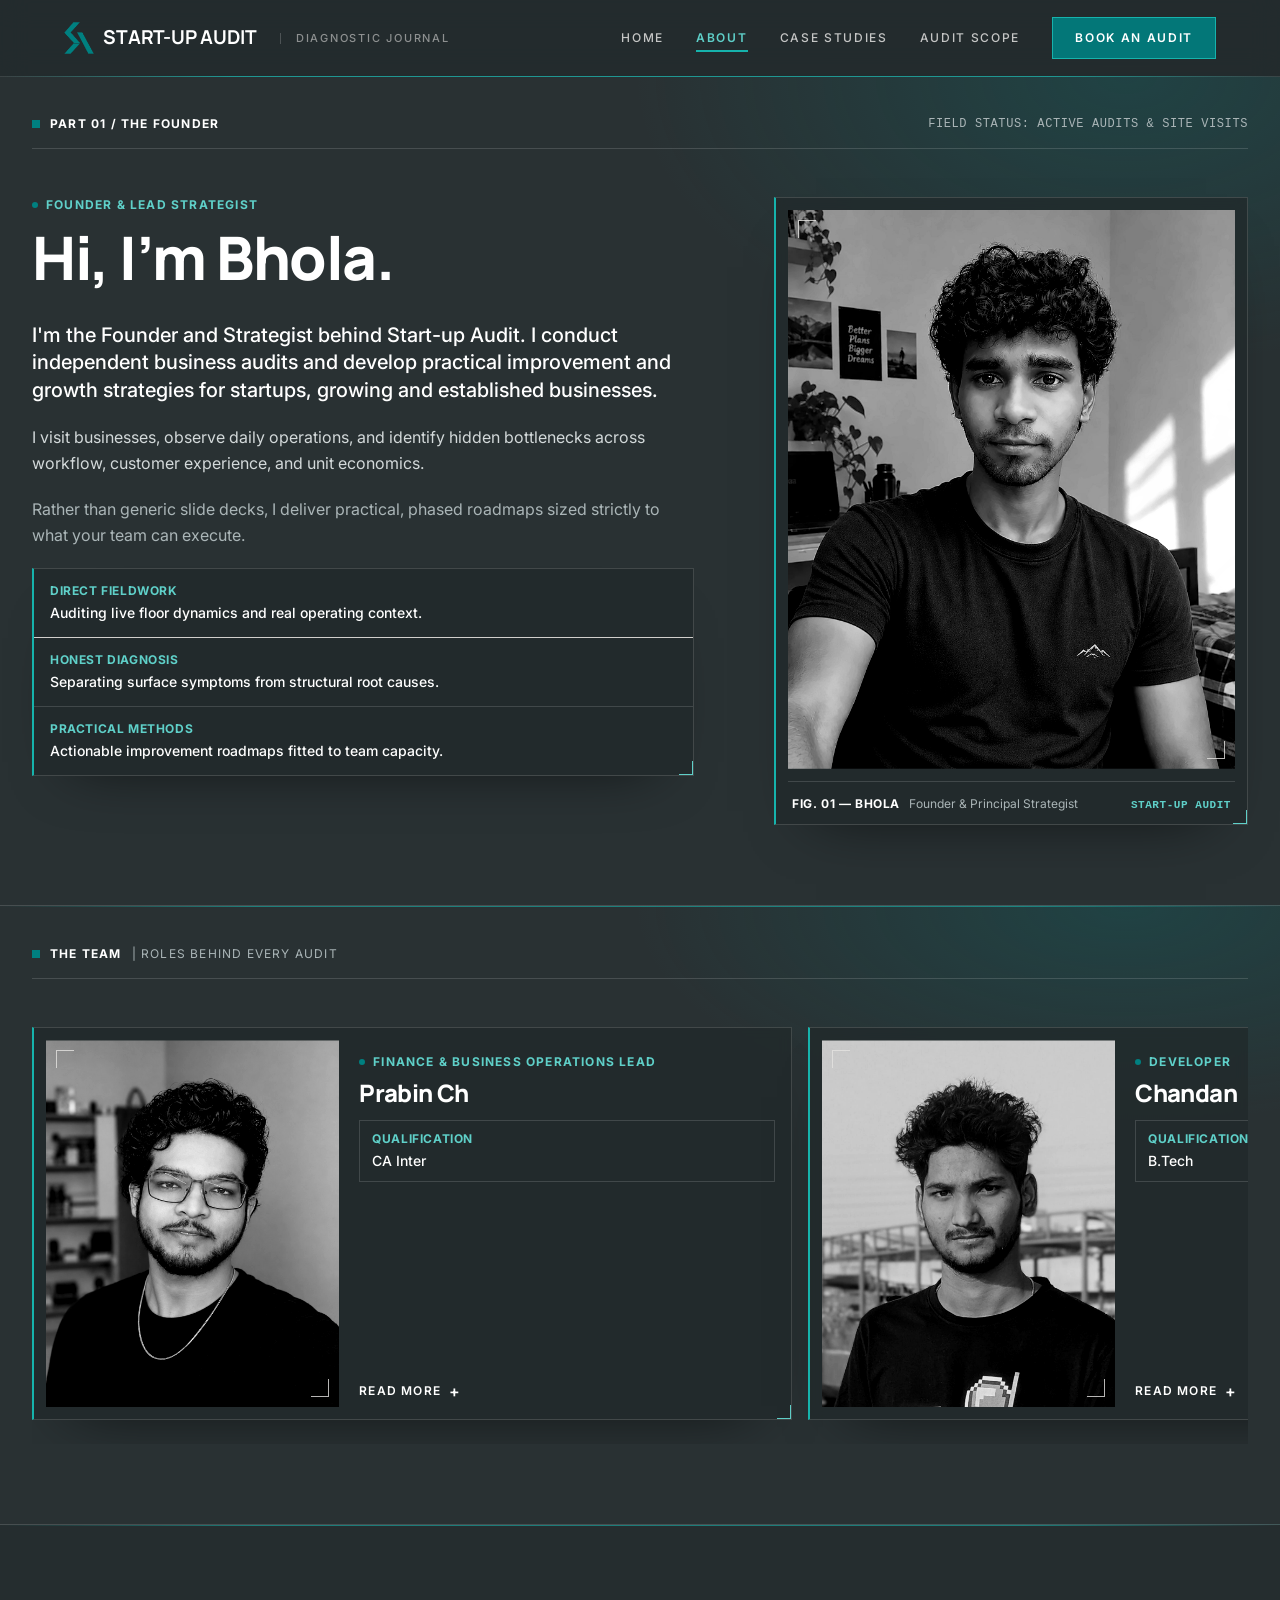
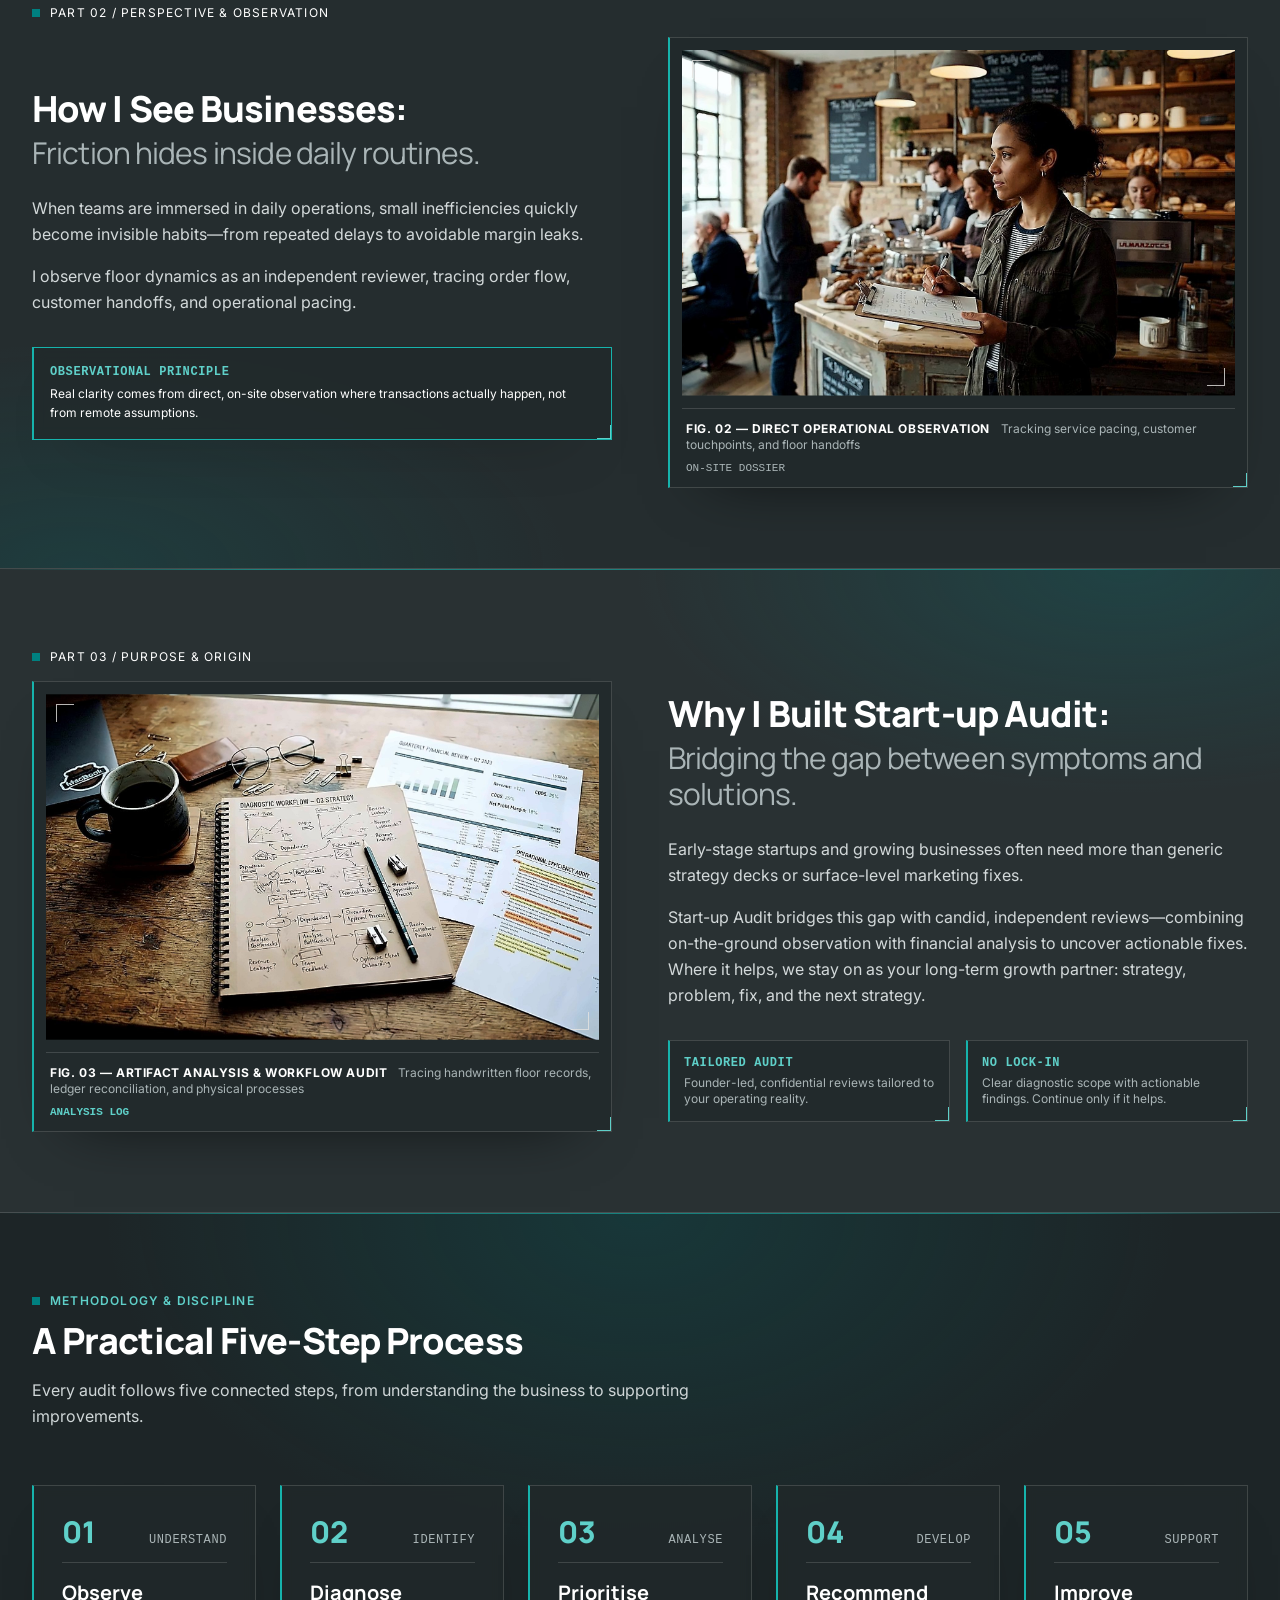
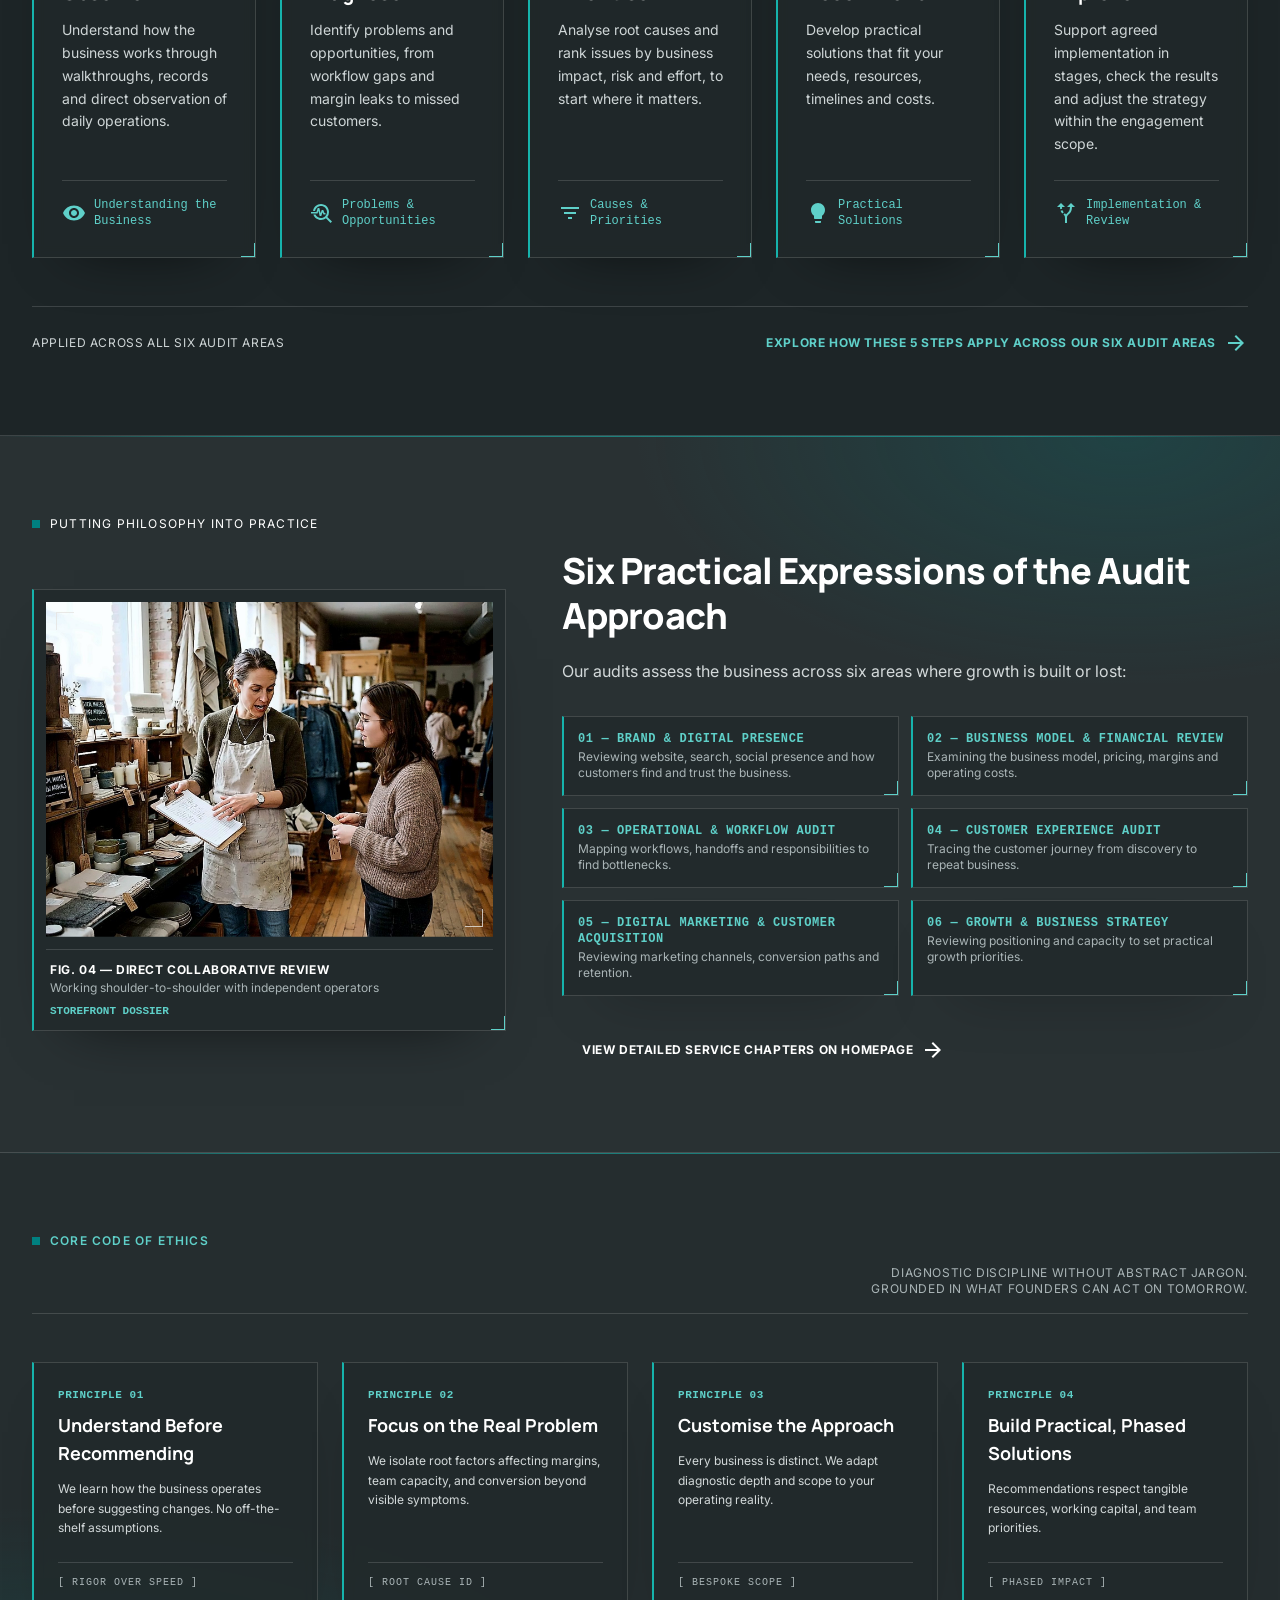
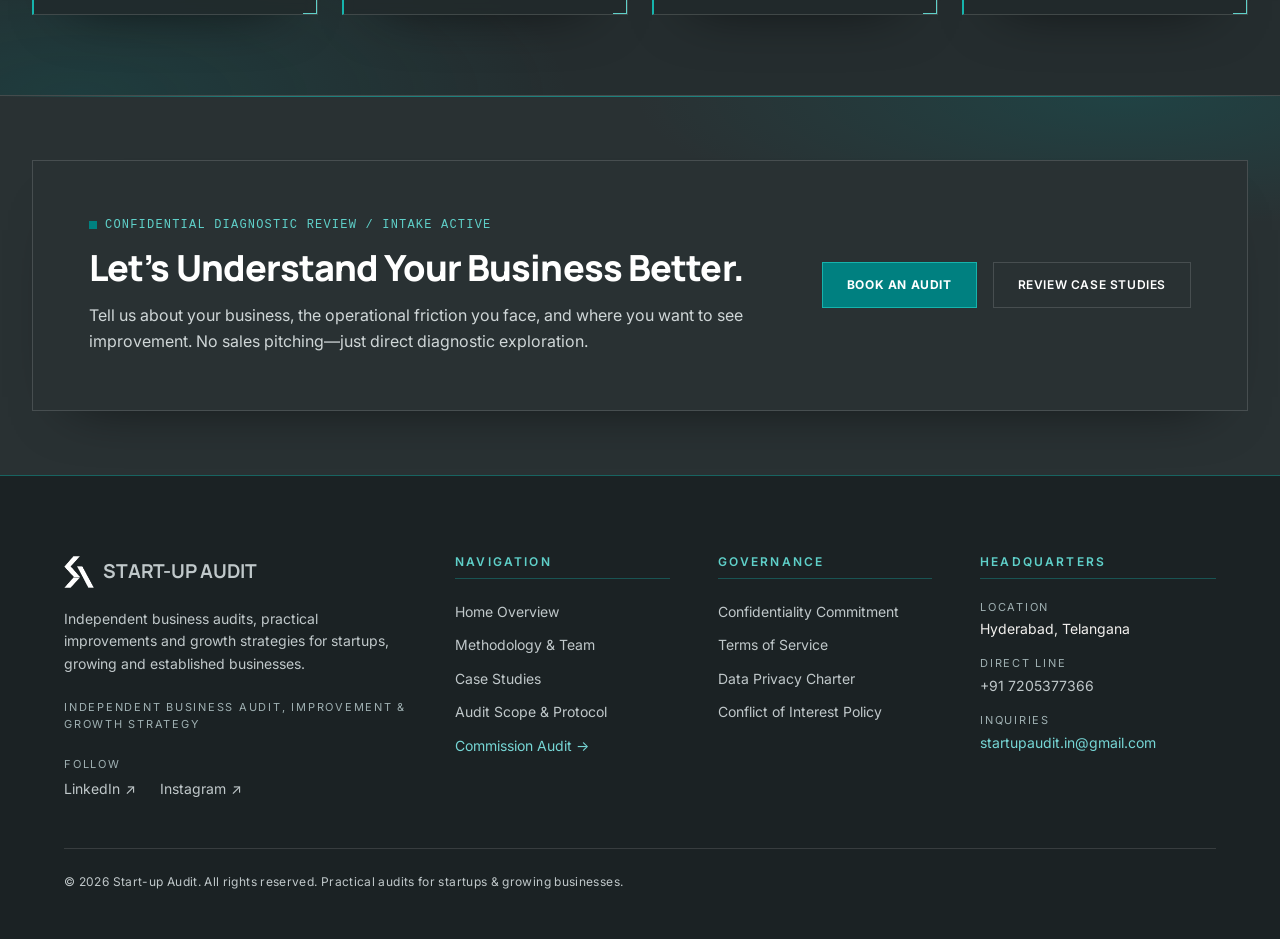
<file: about.html>
<!DOCTYPE html>
<html lang="en-IN">
<head>
<meta charset="utf-8">
<meta name="viewport" content="width=device-width, initial-scale=1.0">
<link href="https://fonts.googleapis.com" rel="preconnect">
<link crossorigin="" href="https://fonts.gstatic.com" rel="preconnect">
<link href="https://fonts.googleapis.com/css2?family=Inter:wght@300;400;500;600;700&amp;family=Manrope:wght@500;600;700;800&amp;display=swap" rel="stylesheet">
<title>About Bhola, Independent Business Consultant | Start-up Audit</title>
<meta name="description" content="Meet Bhola, an independent business consultant and founder of Start-up Audit. Practical business audits and improvement strategies in Hyderabad.">
<meta name="robots" content="index, follow, max-image-preview:large">
<link rel="canonical" href="https://startup-audit.pages.dev/about.html">
<meta name="author" content="Bhola, Start-up Audit">
<meta name="theme-color" content="#008080">
<meta property="og:title" content="About Bhola, Independent Business Consultant | Start-up Audit">
<meta property="og:description" content="Meet Bhola, an independent business consultant and founder of Start-up Audit. Practical business audits and improvement strategies in Hyderabad.">
<meta property="og:url" content="https://startup-audit.pages.dev/about.html">
<meta property="og:image" content="https://startup-audit.pages.dev/assets/img/social-share.png?v=2">
<meta property="og:image:width" content="1200">
<meta property="og:image:height" content="630">
<meta property="og:image:alt" content="Start-up Audit — Independent Business Audit">
<meta property="og:type" content="website">
<meta property="og:site_name" content="Start-up Audit">
<meta property="og:locale" content="en_IN">
<meta name="twitter:card" content="summary_large_image">
<meta name="twitter:title" content="About Bhola, Independent Business Consultant | Start-up Audit">
<meta name="twitter:description" content="Meet Bhola, an independent business consultant and founder of Start-up Audit. Practical business audits and improvement strategies in Hyderabad.">
<meta name="twitter:image" content="https://startup-audit.pages.dev/assets/img/social-share.png?v=2">
<link rel="icon" type="image/png" sizes="48x48" href="assets/img/favicon-48.png">
<link rel="icon" type="image/png" sizes="192x192" href="assets/img/favicon-192.png">
<link rel="apple-touch-icon" href="assets/img/apple-touch-icon.png">
<script>document.documentElement.classList.add('js');</script>
<link rel="stylesheet" href="assets/css/about.css">
<link rel="stylesheet" href="assets/css/site.css">
<link rel="stylesheet" href="assets/css/hudnav.css">
<link rel="stylesheet" href="assets/css/hudabout.css">
<script src="assets/js/site.js" defer></script>
<script type="application/ld+json">
{
  "@context": "https://schema.org",
  "@graph": [
    {
      "@type": "Person",
      "@id": "https://startup-audit.pages.dev/about.html#founder",
      "name": "Bhola",
      "jobTitle": "Founder & Strategist",
      "image": "https://startup-audit.pages.dev/assets/img/founder-portrait.jpg",
      "url": "https://startup-audit.pages.dev/about.html",
      "worksFor": {
        "@id": "https://startup-audit.pages.dev/#organization"
      }
    },
    {
      "@type": "AboutPage",
      "@id": "https://startup-audit.pages.dev/about.html#webpage",
      "url": "https://startup-audit.pages.dev/about.html",
      "name": "About Bhola, Founder & Business Strategist",
      "about": {
        "@id": "https://startup-audit.pages.dev/about.html#founder"
      },
      "isPartOf": {
        "@id": "https://startup-audit.pages.dev/#website"
      }
    }
  ]
}
</script>
<script type="application/ld+json">
{
  "@context": "https://schema.org",
  "@type": "BreadcrumbList",
  "itemListElement": [
    {
      "@type": "ListItem",
      "position": 1,
      "name": "Home",
      "item": "https://startup-audit.pages.dev/"
    },
    {
      "@type": "ListItem",
      "position": 2,
      "name": "About",
      "item": "https://startup-audit.pages.dev/about.html"
    }
  ]
}
</script>
</head>
<body class="bg-platinum font-body text-charcoal antialiased selection:bg-teal-accent selection:text-white" data-page="about" data-hud>
<a class="sa-skip" href="#main">Skip to content</a>
<header class="sa-header" data-header>
<div class="sa-header__bar">
<a class="sa-brand" href="index.html" aria-label="Start-up Audit — home"><img src="assets/img/logo-teal.png" alt="" width="30" height="32"><span>START-UP AUDIT</span></a>
<span class="sa-tag">Diagnostic Journal</span>
<nav class="sa-nav" aria-label="Primary"><a href="index.html">Home</a><a href="about.html" aria-current="page">About</a><a href="case-studies.html">Case Studies</a><a href="audit-scope.html">Audit Scope</a></nav>
<a class="sa-cta" href="book-an-audit.html">Book an Audit</a>
<button class="sa-burger" type="button" aria-expanded="false" aria-controls="sa-mobile" aria-label="Open menu"><span class="sa-burger__bars" aria-hidden="true"><i></i><i></i><i></i></span></button>
</div>
<nav id="sa-mobile" class="sa-mobile" aria-label="Mobile" hidden>
<a href="index.html">Home</a><a href="about.html" aria-current="page">About</a><a href="case-studies.html">Case Studies</a><a href="audit-scope.html">Audit Scope</a>
<a class="sa-mobile__cta" href="book-an-audit.html">Book an Audit</a>
</nav>
</header>
<main id="main" class="w-full pt-[76px] min-h-screen bg-platinum">

<div class="flex flex-col w-full">
<!-- ==========================================
           FOUNDER NARRATIVE ARC — CHAPTER I: WHO I AM
           ========================================== -->
<section class="sa-founder w-full bg-platinum border-b border-border-hairline">
<div class="max-w-[1280px] mx-auto px-6 lg:px-8 pt-10 pb-20">
<!-- Editorial Dossier Meta Header -->
<div class="flex flex-wrap items-center justify-between pb-4 mb-12 border-b border-border-hairline gap-3">
<div class="flex items-center gap-2.5 font-body text-xs uppercase tracking-widest text-charcoal">
<span class="w-2 h-2 bg-teal-accent inline-block"></span>
<span class="font-bold">PART 01 / THE FOUNDER</span>
</div>
<div class="font-mono text-xs uppercase tracking-wider text-charcoal-muted">
              FIELD STATUS: ACTIVE AUDITS &amp; SITE VISITS
            </div>
</div>
<!-- Hero Grid Layout -->
<div class="grid grid-cols-12 gap-8 lg:gap-14 items-start max-sm:gap-x-4 max-sm:gap-y-6">
<!-- Right Column: Founder Archival Portrait -->
<div class="col-span-12 lg:col-span-5 relative mt-0 order-1 lg:order-2 max-sm:col-span-5 max-sm:row-span-3 max-sm:self-start">
<div class="relative bg-platinum-card border border-border-hairline p-3 shadow-md max-sm:p-1.5">
<div class="overflow-hidden bg-charcoal relative aspect-[4/5]" data-portrait data-img-reveal>
<img src="assets/img/founder-portrait.jpg" alt="Portrait of Bhola, founder and strategist of Start-up Audit." decoding="async" onerror="this.closest('[data-portrait]')?.classList.add('sa-portrait--empty');this.remove()" class="absolute inset-0 w-full h-full object-cover filter grayscale contrast-115 hover:contrast-105 transition-all duration-300">
</div>
<div class="pt-3.5 px-1 flex justify-between items-baseline font-body text-xs border-t border-border-hairline mt-3 max-sm:hidden">
<div>
<span class="font-bold text-charcoal uppercase tracking-wider">FIG. 01 — BHOLA</span>
<span class="text-charcoal-muted ml-1.5 font-normal">Founder &amp; Principal Strategist</span>
</div>
<span class="font-mono text-[11px] text-teal-accent font-semibold tracking-wider uppercase">START-UP AUDIT</span>
</div>
</div>
</div>
<!-- Left Editorial Text Column -->
<div class="col-span-12 lg:col-span-7 pr-0 lg:pr-6 order-2 lg:order-1 max-sm:contents">
<div class="font-body text-xs uppercase tracking-widest text-teal-accent font-bold mb-3 flex items-center gap-2 max-sm:col-span-7 max-sm:order-2 max-sm:mb-0 max-sm:text-[10px] max-sm:tracking-wider max-sm:items-start">
<span class="w-1.5 h-1.5 rounded-full bg-teal-accent"></span>
                FOUNDER &amp; LEAD STRATEGIST
              </div>
<h1 data-text-reveal data-hero class="font-display text-[32px] sm:text-5xl lg:text-6xl text-charcoal tracking-tight font-extrabold mb-8 leading-[1.08] max-sm:col-span-7 max-sm:order-3 max-sm:mb-0 max-sm:text-[26px]">
                Hi, I’m Bhola.
              </h1>
<div class="space-y-5 font-body text-charcoal-soft max-w-2xl mb-10 leading-relaxed max-sm:col-span-7 max-sm:order-4 max-sm:mb-0 max-sm:space-y-3"><p class="text-xl text-charcoal font-medium leading-snug max-sm:text-[15px]">I'm the Founder and Strategist behind Start-up Audit. I conduct independent business audits and develop practical improvement and growth strategies for startups, growing and established businesses.</p><details class="group mt-1" data-founder-more><summary class="list-none cursor-pointer select-none inline-flex items-center gap-2 font-body text-xs uppercase tracking-widest text-charcoal hover:text-teal-accent font-semibold transition-colors [&amp;::-webkit-details-marker]:hidden focus-visible:outline-2 focus-visible:outline-teal-accent focus-visible:outline-offset-4 py-2"><span class="group-open:hidden">Read more</span><span class="hidden group-open:inline">Show less</span><span class="text-base leading-none transition-transform duration-300 group-open:rotate-45" aria-hidden="true">+</span></summary><div class="pt-4 space-y-5"><p class="text-base text-charcoal-soft leading-relaxed max-sm:text-sm">I visit businesses, observe daily operations, and identify hidden bottlenecks across workflow, customer experience, and unit economics.</p><p class="text-base text-charcoal-muted leading-relaxed max-sm:text-sm">Rather than generic slide decks, I deliver practical, phased roadmaps sized strictly to what your team can execute.</p><div class="mt-5 border border-border-hairline bg-platinum-card divide-y divide-border-hairline shadow-sm"><div class="py-3.5 px-4"><strong class="block font-body text-xs uppercase tracking-wider text-teal-accent font-bold mb-1">DIRECT FIELDWORK</strong><p class="font-body text-sm text-charcoal font-medium">Auditing live floor dynamics and real operating context.</p></div><div class="py-3.5 px-4"><strong class="block font-body text-xs uppercase tracking-wider text-teal-accent font-bold mb-1">HONEST DIAGNOSIS</strong><p class="font-body text-sm text-charcoal font-medium">Separating surface symptoms from structural root causes.</p></div><div class="py-3.5 px-4"><strong class="block font-body text-xs uppercase tracking-wider text-teal-accent font-bold mb-1">PRACTICAL METHODS</strong><p class="font-body text-sm text-charcoal font-medium">Actionable improvement roadmaps fitted to team capacity.</p></div></div></div></details></div>
</div>
</div>
</div>
</section>
<!-- ==============================================================
           TEAM — PRABIN CH, CHANDAN + TWO ROLES TO BE ANNOUNCED
           ============================================================== -->
<section class="sa-team-section w-full bg-platinum border-b border-border-hairline">
<div class="max-w-[1280px] mx-auto px-6 lg:px-8 pt-10 pb-20">
<div class="flex flex-wrap items-center justify-between pb-4 mb-12 border-b border-border-hairline gap-3">
<h2 style="position:absolute;width:1px;height:1px;margin:-1px;padding:0;border:0;overflow:hidden;clip:rect(0,0,0,0);white-space:nowrap">The Start-up Audit team</h2>
<div class="flex items-center gap-2.5 font-body text-xs uppercase tracking-widest text-charcoal">
<span class="w-2 h-2 bg-teal-accent inline-block"></span>
<span class="font-bold">THE TEAM</span>
<span class="text-charcoal-muted font-normal">| ROLES BEHIND EVERY AUDIT</span>
</div>
</div>
<div class="sa-hscroll sa-team-grid flex items-start gap-4 overflow-x-auto snap-x snap-mandatory pb-6" data-stagger tabindex="0" aria-label="Team members, scroll horizontally">
<article class="sa-team-card shrink-0 snap-start flex flex-col bg-platinum-card border border-border-hairline p-3 shadow-md">
<div class="overflow-hidden bg-charcoal relative aspect-[4/5]" data-portrait data-img-reveal>
<img src="assets/img/prabin-portrait.jpg" alt="Portrait of Prabin Ch, Finance and Business Operations Lead at Start-up Audit." loading="lazy" decoding="async" width="1086" height="1448" onerror="this.closest('[data-portrait]')?.classList.add('sa-portrait--empty');this.remove()" class="absolute inset-0 w-full h-full object-cover filter grayscale contrast-115 hover:contrast-105 transition-all duration-300">
</div>
<div class="pt-3.5 px-1 flex flex-col grow">
<div class="font-body text-xs uppercase tracking-widest text-teal-accent font-bold mb-2 flex items-center gap-2"><span class="w-1.5 h-1.5 rounded-full bg-teal-accent"></span>FINANCE &amp; BUSINESS OPERATIONS LEAD</div>
<h3 class="font-display text-2xl text-charcoal font-extrabold tracking-tight mb-3 leading-tight">Prabin Ch</h3>
<div class="border border-border-hairline bg-platinum shadow-sm px-3 py-2.5 mb-4"><span class="block font-body text-xs uppercase tracking-wider text-teal-accent font-bold mb-1">QUALIFICATION</span><span class="block font-body text-sm text-charcoal font-medium">CA Inter</span></div>
<details class="group mt-1">
<summary class="list-none cursor-pointer select-none inline-flex items-center gap-2 font-body text-xs uppercase tracking-widest text-charcoal hover:text-teal-accent font-semibold transition-colors [&::-webkit-details-marker]:hidden focus-visible:outline-2 focus-visible:outline-teal-accent focus-visible:outline-offset-4 py-2"><span class="group-open:hidden">Read more</span><span class="hidden group-open:inline">Show less</span><span class="text-base leading-none transition-transform duration-300 group-open:rotate-45" aria-hidden="true">+</span></summary>
<div class="pt-1">
<p class="font-body text-sm text-charcoal-soft leading-relaxed mb-4">Prabin supports the financial and operational side of Start-up Audit, contributing to financial analysis, budgeting, costing, profitability reviews, and finance-related business improvements.</p>
<div class="mt-1 pt-4 border-t border-border-hairline"><div class="font-body text-xs uppercase tracking-widest text-charcoal font-bold mb-3">Areas of Contribution</div><ul class="list-none m-0 p-0 space-y-2.5"><li class="flex items-center gap-3"><span class="w-8 h-8 shrink-0 border border-teal-accent text-teal-accent bg-platinum-card flex items-center justify-center"><svg xmlns="http://www.w3.org/2000/svg" viewBox="0 0 24 24" width="18" height="18" fill="none" stroke="currentColor" stroke-width="1.5" stroke-linecap="round" stroke-linejoin="round" aria-hidden="true" focusable="false"><path d="M4 20V10M10 20V4M16 20v-7M22 20H2"/></svg></span><span class="font-body text-sm text-charcoal font-medium leading-snug">Financial Analysis</span></li><li class="flex items-center gap-3"><span class="w-8 h-8 shrink-0 border border-teal-accent text-teal-accent bg-platinum-card flex items-center justify-center"><svg xmlns="http://www.w3.org/2000/svg" viewBox="0 0 24 24" width="18" height="18" fill="none" stroke="currentColor" stroke-width="1.5" stroke-linecap="round" stroke-linejoin="round" aria-hidden="true" focusable="false"><rect x="5" y="3" width="14" height="18" rx="1.5"/><path d="M8 7h8M8 12h.01M12 12h.01M16 12h.01M8 16h.01M12 16h.01M16 16h.01"/></svg></span><span class="font-body text-sm text-charcoal font-medium leading-snug">Budgeting &amp; Costing</span></li><li class="flex items-center gap-3"><span class="w-8 h-8 shrink-0 border border-teal-accent text-teal-accent bg-platinum-card flex items-center justify-center"><svg xmlns="http://www.w3.org/2000/svg" viewBox="0 0 24 24" width="18" height="18" fill="none" stroke="currentColor" stroke-width="1.5" stroke-linecap="round" stroke-linejoin="round" aria-hidden="true" focusable="false"><path d="M3 17l6-6 4 4 8-8"/><path d="M15 7h6v6"/></svg></span><span class="font-body text-sm text-charcoal font-medium leading-snug">Profitability Review</span></li><li class="flex items-center gap-3"><span class="w-8 h-8 shrink-0 border border-teal-accent text-teal-accent bg-platinum-card flex items-center justify-center"><svg xmlns="http://www.w3.org/2000/svg" viewBox="0 0 24 24" width="18" height="18" fill="none" stroke="currentColor" stroke-width="1.5" stroke-linecap="round" stroke-linejoin="round" aria-hidden="true" focusable="false"><path d="M20 11a8 8 0 0 0-14.5-4.5L4 8"/><path d="M4 4v4h4"/><path d="M4 13a8 8 0 0 0 14.5 4.5L20 16"/><path d="M20 20v-4h-4"/></svg></span><span class="font-body text-sm text-charcoal font-medium leading-snug">Operational Finance</span></li><li class="flex items-center gap-3"><span class="w-8 h-8 shrink-0 border border-teal-accent text-teal-accent bg-platinum-card flex items-center justify-center"><svg xmlns="http://www.w3.org/2000/svg" viewBox="0 0 24 24" width="18" height="18" fill="none" stroke="currentColor" stroke-width="1.5" stroke-linecap="round" stroke-linejoin="round" aria-hidden="true" focusable="false"><circle cx="12" cy="12" r="8"/><circle cx="12" cy="12" r="3.5"/><path d="M12 12l7-7"/></svg></span><span class="font-body text-sm text-charcoal font-medium leading-snug">Business Improvement</span></li></ul></div>
</div>
</details>
</div>
</article>
<article class="sa-team-card shrink-0 snap-start flex flex-col bg-platinum-card border border-border-hairline p-3 shadow-md">
<div class="overflow-hidden bg-charcoal relative aspect-[4/5]" data-portrait data-img-reveal>
<img src="assets/img/chandan-portrait.jpg" alt="Portrait of Chandan (Narasingha Biswal), Developer at Start-up Audit." loading="lazy" decoding="async" width="1086" height="1448" onerror="this.closest('[data-portrait]')?.classList.add('sa-portrait--empty');this.remove()" class="absolute inset-0 w-full h-full object-cover filter grayscale contrast-115 hover:contrast-105 transition-all duration-300">
</div>
<div class="pt-3.5 px-1 flex flex-col grow">
<div class="font-body text-xs uppercase tracking-widest text-teal-accent font-bold mb-2 flex items-center gap-2"><span class="w-1.5 h-1.5 rounded-full bg-teal-accent"></span>DEVELOPER</div>
<h3 class="font-display text-2xl text-charcoal font-extrabold tracking-tight mb-3 leading-tight">Chandan</h3>
<div class="border border-border-hairline bg-platinum shadow-sm px-3 py-2.5 mb-4"><span class="block font-body text-xs uppercase tracking-wider text-teal-accent font-bold mb-1">QUALIFICATION</span><span class="block font-body text-sm text-charcoal font-medium">B.Tech</span></div>
<details class="group mt-1">
<summary class="list-none cursor-pointer select-none inline-flex items-center gap-2 font-body text-xs uppercase tracking-widest text-charcoal hover:text-teal-accent font-semibold transition-colors [&::-webkit-details-marker]:hidden focus-visible:outline-2 focus-visible:outline-teal-accent focus-visible:outline-offset-4 py-2"><span class="group-open:hidden">Read more</span><span class="hidden group-open:inline">Show less</span><span class="text-base leading-none transition-transform duration-300 group-open:rotate-45" aria-hidden="true">+</span></summary>
<div class="pt-1">
<p class="font-body text-sm text-charcoal-soft leading-relaxed mb-4">Chandan (Narasingha Biswal) builds and maintains the digital side of Start-up Audit and handles all of its technical work, including the website, internal tools and the technical systems that support every client engagement.</p>
<div class="mt-1 pt-4 border-t border-border-hairline"><div class="font-body text-xs uppercase tracking-widest text-charcoal font-bold mb-3">Areas of Contribution</div><ul class="list-none m-0 p-0 space-y-2.5"><li class="flex items-center gap-3"><span class="w-8 h-8 shrink-0 border border-teal-accent text-teal-accent bg-platinum-card flex items-center justify-center"><svg xmlns="http://www.w3.org/2000/svg" viewBox="0 0 24 24" width="18" height="18" fill="none" stroke="currentColor" stroke-width="1.5" stroke-linecap="round" stroke-linejoin="round" aria-hidden="true" focusable="false"><path d="M8 8l-5 4 5 4M16 8l5 4-5 4M14 5l-4 14"/></svg></span><span class="font-body text-sm text-charcoal font-medium leading-snug">Website Development</span></li><li class="flex items-center gap-3"><span class="w-8 h-8 shrink-0 border border-teal-accent text-teal-accent bg-platinum-card flex items-center justify-center"><svg xmlns="http://www.w3.org/2000/svg" viewBox="0 0 24 24" width="18" height="18" fill="none" stroke="currentColor" stroke-width="1.5" stroke-linecap="round" stroke-linejoin="round" aria-hidden="true" focusable="false"><circle cx="12" cy="12" r="3"/><path d="M12 3v3M12 18v3M3 12h3M18 12h3M5.6 5.6l2.1 2.1M16.3 16.3l2.1 2.1M18.4 5.6l-2.1 2.1M7.7 16.3l-2.1 2.1"/></svg></span><span class="font-body text-sm text-charcoal font-medium leading-snug">Tools &amp; Automation</span></li><li class="flex items-center gap-3"><span class="w-8 h-8 shrink-0 border border-teal-accent text-teal-accent bg-platinum-card flex items-center justify-center"><svg xmlns="http://www.w3.org/2000/svg" viewBox="0 0 24 24" width="18" height="18" fill="none" stroke="currentColor" stroke-width="1.5" stroke-linecap="round" stroke-linejoin="round" aria-hidden="true" focusable="false"><path d="M14.7 6.3a4 4 0 0 0 5 5L21 12.6 12.6 21a2.1 2.1 0 0 1-3-3L18 9.6"/><path d="M14.7 6.3l-2-2"/></svg></span><span class="font-body text-sm text-charcoal font-medium leading-snug">Technical Support</span></li><li class="flex items-center gap-3"><span class="w-8 h-8 shrink-0 border border-teal-accent text-teal-accent bg-platinum-card flex items-center justify-center"><svg xmlns="http://www.w3.org/2000/svg" viewBox="0 0 24 24" width="18" height="18" fill="none" stroke="currentColor" stroke-width="1.5" stroke-linecap="round" stroke-linejoin="round" aria-hidden="true" focusable="false"><ellipse cx="12" cy="6" rx="7" ry="3"/><path d="M5 6v6c0 1.7 3.1 3 7 3s7-1.3 7-3V6M5 12v6c0 1.7 3.1 3 7 3s7-1.3 7-3v-6"/></svg></span><span class="font-body text-sm text-charcoal font-medium leading-snug">Data &amp; Reporting Systems</span></li><li class="flex items-center gap-3"><span class="w-8 h-8 shrink-0 border border-teal-accent text-teal-accent bg-platinum-card flex items-center justify-center"><svg xmlns="http://www.w3.org/2000/svg" viewBox="0 0 24 24" width="18" height="18" fill="none" stroke="currentColor" stroke-width="1.5" stroke-linecap="round" stroke-linejoin="round" aria-hidden="true" focusable="false"><path d="M12 3l8 3v6c0 4.5-3.2 8-8 9-4.8-1-8-4.5-8-9V6z"/></svg></span><span class="font-body text-sm text-charcoal font-medium leading-snug">Security &amp; Maintenance</span></li></ul></div>
</div>
</details>
</div>
</article>
<article class="sa-team-card shrink-0 snap-start flex flex-col bg-platinum-card border border-border-hairline p-3 shadow-md">
<div class="overflow-hidden bg-charcoal relative aspect-[4/5] flex items-center justify-center" role="img" aria-label="Portrait to be revealed: Digital Marketer">
<span class="absolute inset-3 border border-white/10" aria-hidden="true"></span>
<span class="w-40 h-40 rounded-full border border-teal-accent/40 flex items-center justify-center" aria-hidden="true"><span class="font-display font-extrabold text-8xl leading-none text-teal-accent">?</span></span>
<span class="absolute bottom-3 left-3 font-mono text-[11px] text-white/60 tracking-wider uppercase" aria-hidden="true">TO BE REVEALED</span>
</div>
<div class="pt-3.5 px-1 flex flex-col grow">
<div class="font-body text-xs uppercase tracking-widest text-teal-accent font-bold mb-2 flex items-center gap-2"><span class="w-1.5 h-1.5 rounded-full bg-teal-accent"></span>DIGITAL MARKETER</div>
<h3 class="font-display text-2xl text-charcoal font-extrabold tracking-tight mb-3 leading-tight">To be announced</h3>
<details class="group mt-1">
<summary class="list-none cursor-pointer select-none inline-flex items-center gap-2 font-body text-xs uppercase tracking-widest text-charcoal hover:text-teal-accent font-semibold transition-colors [&::-webkit-details-marker]:hidden focus-visible:outline-2 focus-visible:outline-teal-accent focus-visible:outline-offset-4 py-2"><span class="group-open:hidden">Read more</span><span class="hidden group-open:inline">Show less</span><span class="text-base leading-none transition-transform duration-300 group-open:rotate-45" aria-hidden="true">+</span></summary>
<div class="pt-1">
<p class="font-body text-sm text-charcoal-soft leading-relaxed mb-4">Shapes how Start-up Audit reaches and engages founders online, planning content, campaigns and social presence that explain the audit clearly and build trust.</p>
<div class="mt-1 pt-4 border-t border-border-hairline"><div class="font-body text-xs uppercase tracking-widest text-charcoal font-bold mb-3">Areas of Contribution</div><ul class="list-none m-0 p-0 space-y-2.5"><li class="flex items-center gap-3"><span class="w-8 h-8 shrink-0 border border-teal-accent text-teal-accent bg-platinum-card flex items-center justify-center"><svg xmlns="http://www.w3.org/2000/svg" viewBox="0 0 24 24" width="18" height="18" fill="none" stroke="currentColor" stroke-width="1.5" stroke-linecap="round" stroke-linejoin="round" aria-hidden="true" focusable="false"><path d="M4 20l4-1 11-11-3-3L5 16l-1 4z"/><path d="M14 6l3 3"/></svg></span><span class="font-body text-sm text-charcoal font-medium leading-snug">Content &amp; Social Media</span></li><li class="flex items-center gap-3"><span class="w-8 h-8 shrink-0 border border-teal-accent text-teal-accent bg-platinum-card flex items-center justify-center"><svg xmlns="http://www.w3.org/2000/svg" viewBox="0 0 24 24" width="18" height="18" fill="none" stroke="currentColor" stroke-width="1.5" stroke-linecap="round" stroke-linejoin="round" aria-hidden="true" focusable="false"><path d="M3 11v2a1 1 0 0 0 1 1h3l8 4V6L7 10H4a1 1 0 0 0-1 1z"/><path d="M18.5 9a4 4 0 0 1 0 6"/></svg></span><span class="font-body text-sm text-charcoal font-medium leading-snug">Campaigns &amp; Outreach</span></li><li class="flex items-center gap-3"><span class="w-8 h-8 shrink-0 border border-teal-accent text-teal-accent bg-platinum-card flex items-center justify-center"><svg xmlns="http://www.w3.org/2000/svg" viewBox="0 0 24 24" width="18" height="18" fill="none" stroke="currentColor" stroke-width="1.5" stroke-linecap="round" stroke-linejoin="round" aria-hidden="true" focusable="false"><rect x="3" y="5" width="18" height="14" rx="1.5"/><path d="M7 10h6M7 14h10"/></svg></span><span class="font-body text-sm text-charcoal font-medium leading-snug">Brand Communication</span></li><li class="flex items-center gap-3"><span class="w-8 h-8 shrink-0 border border-teal-accent text-teal-accent bg-platinum-card flex items-center justify-center"><svg xmlns="http://www.w3.org/2000/svg" viewBox="0 0 24 24" width="18" height="18" fill="none" stroke="currentColor" stroke-width="1.5" stroke-linecap="round" stroke-linejoin="round" aria-hidden="true" focusable="false"><circle cx="9" cy="8" r="3"/><path d="M3 19c0-3.3 2.7-6 6-6s6 2.7 6 6M17 5.5a3 3 0 0 1 0 5.500M21 19c0-2.400-1.400-4.400-3.500-5.300"/></svg></span><span class="font-body text-sm text-charcoal font-medium leading-snug">Audience Insights</span></li><li class="flex items-center gap-3"><span class="w-8 h-8 shrink-0 border border-teal-accent text-teal-accent bg-platinum-card flex items-center justify-center"><svg xmlns="http://www.w3.org/2000/svg" viewBox="0 0 24 24" width="18" height="18" fill="none" stroke="currentColor" stroke-width="1.5" stroke-linecap="round" stroke-linejoin="round" aria-hidden="true" focusable="false"><path d="M3 5h18l-7 8v6l-4-2v-4z"/></svg></span><span class="font-body text-sm text-charcoal font-medium leading-snug">Lead Generation Support</span></li></ul></div>
</div>
</details>
</div>
</article>
<article class="sa-team-card shrink-0 snap-start flex flex-col bg-platinum-card border border-border-hairline p-3 shadow-md">
<div class="overflow-hidden bg-charcoal relative aspect-[4/5] flex items-center justify-center" role="img" aria-label="Portrait to be revealed: Customer Support">
<span class="absolute inset-3 border border-white/10" aria-hidden="true"></span>
<span class="w-40 h-40 rounded-full border border-teal-accent/40 flex items-center justify-center" aria-hidden="true"><span class="font-display font-extrabold text-8xl leading-none text-teal-accent">?</span></span>
<span class="absolute bottom-3 left-3 font-mono text-[11px] text-white/60 tracking-wider uppercase" aria-hidden="true">TO BE REVEALED</span>
</div>
<div class="pt-3.5 px-1 flex flex-col grow">
<div class="font-body text-xs uppercase tracking-widest text-teal-accent font-bold mb-2 flex items-center gap-2"><span class="w-1.5 h-1.5 rounded-full bg-teal-accent"></span>CUSTOMER SUPPORT</div>
<h3 class="font-display text-2xl text-charcoal font-extrabold tracking-tight mb-3 leading-tight">To be announced</h3>
<details class="group mt-1">
<summary class="list-none cursor-pointer select-none inline-flex items-center gap-2 font-body text-xs uppercase tracking-widest text-charcoal hover:text-teal-accent font-semibold transition-colors [&::-webkit-details-marker]:hidden focus-visible:outline-2 focus-visible:outline-teal-accent focus-visible:outline-offset-4 py-2"><span class="group-open:hidden">Read more</span><span class="hidden group-open:inline">Show less</span><span class="text-base leading-none transition-transform duration-300 group-open:rotate-45" aria-hidden="true">+</span></summary>
<div class="pt-1">
<p class="font-body text-sm text-charcoal-soft leading-relaxed mb-4">Is the first point of contact for businesses, handling enquiries, booking requests and follow-ups so every client feels supported before, during and after an audit.</p>
<div class="mt-1 pt-4 border-t border-border-hairline"><div class="font-body text-xs uppercase tracking-widest text-charcoal font-bold mb-3">Areas of Contribution</div><ul class="list-none m-0 p-0 space-y-2.5"><li class="flex items-center gap-3"><span class="w-8 h-8 shrink-0 border border-teal-accent text-teal-accent bg-platinum-card flex items-center justify-center"><svg xmlns="http://www.w3.org/2000/svg" viewBox="0 0 24 24" width="18" height="18" fill="none" stroke="currentColor" stroke-width="1.5" stroke-linecap="round" stroke-linejoin="round" aria-hidden="true" focusable="false"><path d="M21 12a8 8 0 0 1-11.6 7.1L4 20l1-4.6A8 8 0 1 1 21 12z"/></svg></span><span class="font-body text-sm text-charcoal font-medium leading-snug">Enquiries &amp; Bookings</span></li><li class="flex items-center gap-3"><span class="w-8 h-8 shrink-0 border border-teal-accent text-teal-accent bg-platinum-card flex items-center justify-center"><svg xmlns="http://www.w3.org/2000/svg" viewBox="0 0 24 24" width="18" height="18" fill="none" stroke="currentColor" stroke-width="1.5" stroke-linecap="round" stroke-linejoin="round" aria-hidden="true" focusable="false"><rect x="4" y="5" width="16" height="15" rx="1.5"/><path d="M4 10h16M9 3v4M15 3v4"/></svg></span><span class="font-body text-sm text-charcoal font-medium leading-snug">Client Follow-ups</span></li><li class="flex items-center gap-3"><span class="w-8 h-8 shrink-0 border border-teal-accent text-teal-accent bg-platinum-card flex items-center justify-center"><svg xmlns="http://www.w3.org/2000/svg" viewBox="0 0 24 24" width="18" height="18" fill="none" stroke="currentColor" stroke-width="1.5" stroke-linecap="round" stroke-linejoin="round" aria-hidden="true" focusable="false"><path d="M4 12a8 8 0 0 1 14-5.3L20 9"/><path d="M20 4v5h-5"/><path d="M20 12a8 8 0 0 1-14 5.3L4 15"/><path d="M4 20v-5h5"/></svg></span><span class="font-body text-sm text-charcoal font-medium leading-snug">Feedback &amp; Improvement</span></li><li class="flex items-center gap-3"><span class="w-8 h-8 shrink-0 border border-teal-accent text-teal-accent bg-platinum-card flex items-center justify-center"><svg xmlns="http://www.w3.org/2000/svg" viewBox="0 0 24 24" width="18" height="18" fill="none" stroke="currentColor" stroke-width="1.5" stroke-linecap="round" stroke-linejoin="round" aria-hidden="true" focusable="false"><path d="M6 3h8l4 4v14H6z"/><path d="M14 3v4h4M9 12h6M9 16h6"/></svg></span><span class="font-body text-sm text-charcoal font-medium leading-snug">Documentation &amp; Records</span></li><li class="flex items-center gap-3"><span class="w-8 h-8 shrink-0 border border-teal-accent text-teal-accent bg-platinum-card flex items-center justify-center"><svg xmlns="http://www.w3.org/2000/svg" viewBox="0 0 24 24" width="18" height="18" fill="none" stroke="currentColor" stroke-width="1.5" stroke-linecap="round" stroke-linejoin="round" aria-hidden="true" focusable="false"><path d="M5 4h4l2 5-2.500 1.500a11 11 0 0 0 5 5L15 13l5 2v4a2 2 0 0 1-2 2A15 15 0 0 1 3 6a2 2 0 0 1 2-2z"/></svg></span><span class="font-body text-sm text-charcoal font-medium leading-snug">Client Communication</span></li></ul></div>
</div>
</details>
</div>
</article>
</div>
</div>
</section>
<!-- ==============================================================
           FOUNDER NARRATIVE ARC — CHAPTER II: HOW I SEE BUSINESSES
           (Photograph: Fig. 02 - On-site observation in bakery/café environment)
           ============================================================== -->
<section class="w-full bg-platinum-light py-20 border-b border-border-hairline">
<div class="max-w-[1280px] mx-auto px-6 lg:px-8">
<!-- Chapter Meta -->
<div class="flex items-center gap-2.5 font-body text-xs uppercase tracking-widest text-charcoal mb-4">
<span class="w-2 h-2 bg-teal-accent inline-block"></span>
<span class="">PART 02 / PERSPECTIVE &amp; OBSERVATION</span>
</div>
<div class="grid grid-cols-12 gap-10 lg:gap-14 items-center">
<!-- Left: Editorial Text Explaining the Visual Subject -->
<div class="col-span-12 lg:col-span-6">
<h2 data-text-reveal class="font-display text-[26px] sm:text-4xl text-charcoal font-extrabold tracking-tight mb-6 leading-tight">
                How I See Businesses:
                <span class="block text-charcoal-muted font-normal text-2xl sm:text-3xl mt-1">Friction hides inside daily routines.</span>
</h2>
<div class="space-y-4 font-body text-base text-charcoal-soft leading-relaxed mb-8"><p class="">When teams are immersed in daily operations, small inefficiencies quickly become invisible habits—from repeated delays to avoidable margin leaks.</p><p class="">I observe floor dynamics as an independent reviewer, tracing order flow, customer handoffs, and operational pacing.</p></div>
<!-- Observation Note Plaque -->
<div class="p-4 bg-platinum-card border-l-2 border-teal-accent border-y border-r border-border-hairline">
<div class="font-mono text-xs uppercase tracking-wider text-teal-accent font-bold mb-1">
                  OBSERVATIONAL PRINCIPLE
                </div>
<p class="font-body text-xs text-charcoal leading-relaxed">Real clarity comes from direct, on-site observation where transactions actually happen, not from remote assumptions.</p>
</div>
</div>
<!-- Right: Supporting Photographic Document (Fig. 02) -->
<div class="col-span-12 lg:col-span-6">
<div class="bg-platinum-card border border-border-hairline p-3 shadow-sm">
<div class="overflow-hidden bg-charcoal" data-img-reveal>
<img src="assets/img/bakery-observation.jpg" alt="A strategist with a clipboard observing service in a busy artisan bakery café." loading="lazy" decoding="async" class="w-full aspect-[16/10] object-cover hover:scale-[1.02] transition-transform duration-500">
</div>
<div class="pt-3 px-1 flex flex-wrap justify-between items-baseline font-body text-xs border-t border-border-hairline mt-3 gap-2">
<div>
<span class="font-bold text-charcoal uppercase tracking-wider">FIG. 02 — DIRECT OPERATIONAL OBSERVATION</span>
<span class="text-charcoal-muted block sm:inline sm:ml-2 font-normal">Tracking service pacing, customer touchpoints, and floor handoffs</span>
</div>
<span class="font-mono text-[11px] text-charcoal-muted uppercase">ON-SITE DOSSIER</span>
</div>
</div>
</div>
</div>
</div>
</section>
<!-- ==============================================================
           FOUNDER NARRATIVE ARC — CHAPTER III: WHY I BUILT START-UP AUDIT
           (Photograph: Fig. 03 - Diagnostic workflow notebook & ledger review)
           ============================================================== -->
<section class="w-full bg-platinum py-20 border-b border-border-hairline">
<div class="max-w-[1280px] mx-auto px-6 lg:px-8">
<!-- Chapter Meta -->
<div class="flex items-center gap-2.5 font-body text-xs uppercase tracking-widest text-charcoal mb-4">
<span class="w-2 h-2 bg-teal-accent inline-block"></span>
<span class="">PART 03 / PURPOSE &amp; ORIGIN</span>
</div>
<div class="grid grid-cols-12 gap-10 lg:gap-14 items-center">
<!-- Left: Supporting Photographic Document (Fig. 03) -->
<div class="col-span-12 lg:col-span-6 order-2 lg:order-1">
<div class="bg-platinum-card border border-border-hairline p-3 shadow-sm">
<div class="overflow-hidden bg-charcoal" data-img-reveal>
<img src="assets/img/diagnostic-flatlay.jpg" alt="A notebook of handwritten diagnostic workflows beside financial review documents on a wooden desk." loading="lazy" decoding="async" class="w-full aspect-[16/10] object-cover hover:scale-[1.02] transition-transform duration-500">
</div>
<div class="pt-3 px-1 flex flex-wrap justify-between items-baseline font-body text-xs border-t border-border-hairline mt-3 gap-2">
<div>
<span class="font-bold text-charcoal uppercase tracking-wider">FIG. 03 — ARTIFACT ANALYSIS &amp; WORKFLOW AUDIT</span>
<span class="text-charcoal-muted block sm:inline sm:ml-2 font-normal">Tracing handwritten floor records, ledger reconciliation, and physical processes</span>
</div>
<span class="font-mono text-[11px] text-teal-accent font-semibold uppercase">ANALYSIS LOG</span>
</div>
</div>
</div>
<!-- Right: Editorial Narrative on Why Start-up Audit Exists -->
<div class="col-span-12 lg:col-span-6 order-1 lg:order-2">
<h2 data-text-reveal class="font-display text-[26px] sm:text-4xl text-charcoal font-extrabold tracking-tight mb-6 leading-tight">
                Why I Built Start-up Audit:
                <span class="block text-charcoal-muted font-normal text-2xl sm:text-3xl mt-1">Bridging the gap between symptoms and solutions.</span>
</h2>
<div class="space-y-4 font-body text-base text-charcoal-soft leading-relaxed mb-8"><p class="">Early-stage startups and growing businesses often need more than generic strategy decks or surface-level marketing fixes.</p><p class="">Start-up Audit bridges this gap with candid, independent reviews—combining on-the-ground observation with financial analysis to uncover actionable fixes. Where it helps, we stay on as your long-term growth partner: strategy, problem, fix, and the next strategy.</p></div>
<div class="grid grid-cols-2 gap-4"><div class="p-3.5 bg-platinum-card border border-border-hairline"><div class="font-mono text-xs uppercase tracking-wider text-teal-accent font-bold mb-1">TAILORED AUDIT</div><p class="font-body text-xs text-charcoal-muted">Founder-led, confidential reviews tailored to your operating reality.</p></div><div class="p-3.5 bg-platinum-card border border-border-hairline"><div class="font-mono text-xs uppercase tracking-wider text-teal-accent font-bold mb-1">NO LOCK-IN</div><p class="font-body text-xs text-charcoal-muted">Clear diagnostic scope with actionable findings. Continue only if it helps.</p></div></div>
</div>
</div>
</div>
</section>
<!-- ==============================================================
           THE FIVE-STEP PROCESS (CHARCOAL DARK SECTION)
           Observe → Diagnose → Prioritise → Recommend → Improve
           ============================================================== -->
<section class="w-full bg-charcoal text-platinum py-20 border-b border-border-charcoal">
<div class="max-w-[1280px] mx-auto px-6 lg:px-8">
<div class="max-w-3xl mb-14">
<div class="flex items-center gap-2.5 font-body text-xs uppercase tracking-widest text-teal-accent mb-3 font-semibold">
<span class="w-2 h-2 bg-teal-accent inline-block"></span>
<span class="">METHODOLOGY &amp; DISCIPLINE</span>
</div>
<h2 data-text-reveal class="font-display text-[26px] sm:text-4xl text-white font-extrabold tracking-tight mb-4">
              A Practical Five-Step Process
            </h2>
<p class="font-body text-base text-platinum-dim leading-relaxed">Every audit follows five connected steps, from understanding the business to supporting improvements.</p>
</div>
<!-- 5 Connected Step Columns -->
<div class="grid grid-cols-1 md:grid-cols-2 lg:grid-cols-5 gap-6 mb-12" data-stagger>
<!-- Step 01 -->
<div class="p-7 bg-charcoal-card border border-border-charcoal relative flex flex-col justify-between">
<div>
<div class="flex justify-between items-baseline mb-4 border-b border-border-charcoal pb-3">
<span class="font-display text-3xl font-extrabold text-teal-accent">01</span>
<span class="font-mono text-xs text-charcoal-muted uppercase tracking-wider">UNDERSTAND</span>
</div>
<h3 class="font-display text-xl text-white font-bold mb-3">Observe</h3>
<p class="font-body text-sm text-platinum-dim leading-relaxed mb-6">Understand how the business works through walkthroughs, records and direct observation of daily operations.</p>
</div>
<div class="pt-4 border-t border-border-charcoal/60 font-mono text-xs text-teal-accent flex items-center gap-2">
<span class="sa-ico text-[15px]"><svg stroke="currentColor" fill="currentColor" stroke-width="0" viewBox="0 0 24 24" aria-hidden="true" focusable="false" height="1em" width="1em" xmlns="http://www.w3.org/2000/svg"><path fill="none" d="M0 0h24v24H0z"></path><path d="M12 4.5C7 4.5 2.73 7.61 1 12c1.73 4.39 6 7.5 11 7.5s9.27-3.11 11-7.5c-1.73-4.39-6-7.5-11-7.5M12 17c-2.76 0-5-2.24-5-5s2.24-5 5-5 5 2.24 5 5-2.24 5-5 5m0-8c-1.66 0-3 1.34-3 3s1.34 3 3 3 3-1.34 3-3-1.34-3-3-3"></path></svg></span>
                Understanding the Business
              </div>
</div>
<!-- Step 02 -->
<div class="p-7 bg-charcoal-card border border-border-charcoal relative flex flex-col justify-between">
<div>
<div class="flex justify-between items-baseline mb-4 border-b border-border-charcoal pb-3">
<span class="font-display text-3xl font-extrabold text-teal-accent">02</span>
<span class="font-mono text-xs text-charcoal-muted uppercase tracking-wider">IDENTIFY</span>
</div>
<h3 class="font-display text-xl text-white font-bold mb-3">Diagnose</h3>
<p class="font-body text-sm text-platinum-dim leading-relaxed mb-6">Identify problems and opportunities, from workflow gaps and margin leaks to missed customers.</p>
</div>
<div class="pt-4 border-t border-border-charcoal/60 font-mono text-xs text-teal-accent flex items-center gap-2">
<span class="sa-ico text-[15px]"><svg stroke="currentColor" fill="currentColor" stroke-width="0" viewBox="0 0 24 24" aria-hidden="true" focusable="false" height="1em" width="1em" xmlns="http://www.w3.org/2000/svg"><path fill="none" d="M0 0h24v24H0z"></path><path d="m22 20.59-4.69-4.69A7.9 7.9 0 0 0 19 11c0-4.42-3.58-8-8-8-4.08 0-7.44 3.05-7.93 7h2.02C5.57 7.17 8.03 5 11 5c3.31 0 6 2.69 6 6s-2.69 6-6 6c-2.42 0-4.5-1.44-5.45-3.5H3.4C4.45 16.69 7.46 19 11 19c1.85 0 3.55-.63 4.9-1.69L20.59 22z"></path><path d="M8.43 9.69 9.65 15h1.64l1.26-3.78.95 2.28h2V12h-1l-1.25-3h-1.54l-1.12 3.37L9.35 7H7.7l-1.25 4H1v1.5h6.55z"></path></svg></span>
                Problems &amp; Opportunities
              </div>
</div>
<!-- Step 03 -->
<div class="p-7 bg-charcoal-card border border-border-charcoal relative flex flex-col justify-between">
<div>
<div class="flex justify-between items-baseline mb-4 border-b border-border-charcoal pb-3">
<span class="font-display text-3xl font-extrabold text-teal-accent">03</span>
<span class="font-mono text-xs text-charcoal-muted uppercase tracking-wider">ANALYSE</span>
</div>
<h3 class="font-display text-xl text-white font-bold mb-3">Prioritise</h3>
<p class="font-body text-sm text-platinum-dim leading-relaxed mb-6">Analyse root causes and rank issues by business impact, risk and effort, to start where it matters.</p>
</div>
<div class="pt-4 border-t border-border-charcoal/60 font-mono text-xs text-teal-accent flex items-center gap-2">
<span class="sa-ico text-[15px]"><svg stroke="currentColor" fill="currentColor" stroke-width="0" viewBox="0 0 24 24" aria-hidden="true" focusable="false" height="1em" width="1em" xmlns="http://www.w3.org/2000/svg"><path fill="none" d="M0 0h24v24H0z"></path><path d="M10 18h4v-2h-4v2zM3 6v2h18V6H3zm3 7h12v-2H6v2z"></path></svg></span>
                Causes &amp; Priorities
              </div>
</div>
<!-- Step 04 -->
<div class="p-7 bg-charcoal-card border border-border-charcoal relative flex flex-col justify-between">
<div>
<div class="flex justify-between items-baseline mb-4 border-b border-border-charcoal pb-3">
<span class="font-display text-3xl font-extrabold text-teal-accent">04</span>
<span class="font-mono text-xs text-charcoal-muted uppercase tracking-wider">DEVELOP</span>
</div>
<h3 class="font-display text-xl text-white font-bold mb-3">Recommend</h3>
<p class="font-body text-sm text-platinum-dim leading-relaxed mb-6">Develop practical solutions that fit your needs, resources, timelines and costs.</p>
</div>
<div class="pt-4 border-t border-border-charcoal/60 font-mono text-xs text-teal-accent flex items-center gap-2">
<span class="sa-ico text-[15px]"><svg stroke="currentColor" fill="currentColor" stroke-width="0" viewBox="0 0 24 24" aria-hidden="true" focusable="false" height="1em" width="1em" xmlns="http://www.w3.org/2000/svg"><path fill="none" d="M0 0h24v24H0z"></path><path d="M9 21c0 .55.45 1 1 1h4c.55 0 1-.45 1-1v-1H9v1zm3-19C8.14 2 5 5.14 5 9c0 2.38 1.19 4.47 3 5.74V17c0 .55.45 1 1 1h6c.55 0 1-.45 1-1v-2.26c1.81-1.27 3-3.36 3-5.74 0-3.86-3.14-7-7-7z"></path></svg></span>
                Practical Solutions
              </div>
</div>
<!-- Step 05 -->
<div class="p-7 bg-charcoal-card border border-border-charcoal relative flex flex-col justify-between">
<div>
<div class="flex justify-between items-baseline mb-4 border-b border-border-charcoal pb-3">
<span class="font-display text-3xl font-extrabold text-teal-accent">05</span>
<span class="font-mono text-xs text-charcoal-muted uppercase tracking-wider">SUPPORT</span>
</div>
<h3 class="font-display text-xl text-white font-bold mb-3">Improve</h3>
<p class="font-body text-sm text-platinum-dim leading-relaxed mb-6">Support agreed implementation in stages, check the results and adjust the strategy within the engagement scope.</p>
</div>
<div class="pt-4 border-t border-border-charcoal/60 font-mono text-xs text-teal-accent flex items-center gap-2">
<span class="sa-ico text-[15px]"><svg stroke="currentColor" fill="currentColor" stroke-width="0" viewBox="0 0 24 24" aria-hidden="true" focusable="false" height="1em" width="1em" xmlns="http://www.w3.org/2000/svg"><path fill="none" d="M0 0h24v24H0z"></path><path d="m9.78 11.16-1.42 1.42a7.3 7.3 0 0 1-1.79-2.94l1.94-.49c.32.89.77 1.5 1.27 2.01M11 6 7 2 3 6h3.02c.02.81.08 1.54.19 2.17l1.94-.49C8.08 7.2 8.03 6.63 8.02 6zm10 0-4-4-4 4h2.99c-.1 3.68-1.28 4.75-2.54 5.88-.5.44-1.01.92-1.45 1.55-.34-.49-.73-.88-1.13-1.24L9.46 13.6c.93.85 1.54 1.54 1.54 3.4v5h2v-5c0-2.02.71-2.66 1.79-3.63 1.38-1.24 3.08-2.78 3.2-7.37z"></path></svg></span>
                Implementation &amp; Review
              </div>
</div>
</div>
<!-- Contextual Bridge to the Six Services -->
<div class="pt-6 border-t border-border-charcoal flex flex-col sm:flex-row sm:items-center justify-between gap-4">
<span class="font-body text-xs text-platinum-dim uppercase tracking-wider">
              APPLIED ACROSS ALL SIX AUDIT AREAS
            </span>
<a class="inline-flex items-center gap-2 font-body text-xs font-bold uppercase tracking-wider text-teal-accent hover:text-white transition-colors" href="index.html">
              Explore how these 5 steps apply across our Six Audit Areas
              <span class="sa-ico text-[16px]"><svg stroke="currentColor" fill="currentColor" stroke-width="0" viewBox="0 0 24 24" aria-hidden="true" focusable="false" height="1em" width="1em" xmlns="http://www.w3.org/2000/svg"><path fill="none" d="M0 0h24v24H0z"></path><path d="m12 4-1.41 1.41L16.17 11H4v2h12.17l-5.58 5.59L12 20l8-8z"></path></svg></span>
</a>
</div>
</div>
</section>
<!-- ==============================================================
           CONNECTING THE FOUNDER'S STORY TO THE SIX AUDIT SERVICES
           (Photograph: Fig. 04 - Direct dialogue reviewing merchandise & store inventory)
           ============================================================== -->
<section class="w-full bg-platinum py-20 border-b border-border-hairline">
<div class="max-w-[1280px] mx-auto px-6 lg:px-8">
<!-- Section Meta -->
<div class="flex items-center gap-2.5 font-body text-xs uppercase tracking-widest text-charcoal mb-4">
<span class="w-2 h-2 bg-teal-accent inline-block"></span>
<span class="">PUTTING PHILOSOPHY INTO PRACTICE</span>
</div>
<div class="grid grid-cols-12 gap-10 lg:gap-14 items-center">
<!-- Left: Supporting Documentary Photo (Fig. 04) -->
<div class="col-span-12 lg:col-span-5">
<div class="bg-platinum-card border border-border-hairline p-3 shadow-sm">
<div class="overflow-hidden bg-charcoal" data-img-reveal>
<img src="assets/img/shop-owner-review.jpg" alt="A strategist and a shop owner reviewing an inventory clipboard together in a boutique." loading="lazy" decoding="async" class="w-full aspect-[4/3] object-cover hover:scale-[1.02] transition-transform duration-500">
</div>
<div class="pt-3 px-1 flex flex-wrap justify-between items-baseline font-body text-xs border-t border-border-hairline mt-3 gap-2">
<div>
<span class="font-bold text-charcoal uppercase tracking-wider">FIG. 04 — DIRECT COLLABORATIVE REVIEW</span>
<span class="text-charcoal-muted block font-normal mt-0.5">Working shoulder-to-shoulder with independent operators</span>
</div>
<span class="font-mono text-[11px] text-teal-accent font-semibold uppercase">STOREFRONT DOSSIER</span>
</div>
</div>
</div>
<!-- Right: The Six Services as Practical Expression of the Founder's Approach -->
<div class="col-span-12 lg:col-span-7">
<h2 data-text-reveal class="font-display text-[26px] sm:text-4xl text-charcoal font-extrabold tracking-tight mb-5 leading-tight">
                Six Practical Expressions of the Audit Approach
              </h2>
<p class="font-body text-base text-charcoal-soft leading-relaxed mb-8">Our audits assess the business across six areas where growth is built or lost:</p>
<!-- 6 Structured Disciplines Matrix -->
<div class="grid grid-cols-1 sm:grid-cols-2 gap-3 mb-8" data-stagger>
<div class="p-3.5 bg-platinum-card border border-border-hairline">
<div class="font-mono text-xs uppercase tracking-wider text-teal-accent font-bold mb-0.5">01 — BRAND &amp; DIGITAL PRESENCE</div>
<p class="font-body text-xs text-charcoal-muted">Reviewing website, search, social presence and how customers find and trust the business.</p>
</div>
<div class="p-3.5 bg-platinum-card border border-border-hairline">
<div class="font-mono text-xs uppercase tracking-wider text-teal-accent font-bold mb-0.5">02 — BUSINESS MODEL &amp; FINANCIAL REVIEW</div>
<p class="font-body text-xs text-charcoal-muted">Examining the business model, pricing, margins and operating costs.</p>
</div>
<div class="p-3.5 bg-platinum-card border border-border-hairline">
<div class="font-mono text-xs uppercase tracking-wider text-teal-accent font-bold mb-0.5">03 — OPERATIONAL &amp; WORKFLOW AUDIT</div>
<p class="font-body text-xs text-charcoal-muted">Mapping workflows, handoffs and responsibilities to find bottlenecks.</p>
</div>
<div class="p-3.5 bg-platinum-card border border-border-hairline">
<div class="font-mono text-xs uppercase tracking-wider text-teal-accent font-bold mb-0.5">04 — CUSTOMER EXPERIENCE AUDIT</div>
<p class="font-body text-xs text-charcoal-muted">Tracing the customer journey from discovery to repeat business.</p>
</div>
<div class="p-3.5 bg-platinum-card border border-border-hairline">
<div class="font-mono text-xs uppercase tracking-wider text-teal-accent font-bold mb-0.5">05 — DIGITAL MARKETING &amp; CUSTOMER ACQUISITION</div>
<p class="font-body text-xs text-charcoal-muted">Reviewing marketing channels, conversion paths and retention.</p>
</div>
<div class="p-3.5 bg-platinum-card border border-border-hairline">
<div class="font-mono text-xs uppercase tracking-wider text-teal-accent font-bold mb-0.5">06 — GROWTH &amp; BUSINESS STRATEGY</div>
<p class="font-body text-xs text-charcoal-muted">Reviewing positioning and capacity to set practical growth priorities.</p>
</div>
</div>
<div class="flex items-center gap-4">
<a class="inline-flex items-center gap-2 bg-charcoal hover:bg-charcoal-dark text-white font-body text-xs uppercase tracking-wider px-5 py-2.5 font-bold transition-colors shadow-sm"  href="index.html#services">
                  View Detailed Service Chapters on Homepage
                  <span class="sa-ico text-[15px]"><svg stroke="currentColor" fill="currentColor" stroke-width="0" viewBox="0 0 24 24" aria-hidden="true" focusable="false" height="1em" width="1em" xmlns="http://www.w3.org/2000/svg"><path fill="none" d="M0 0h24v24H0z"></path><path d="m12 4-1.41 1.41L16.17 11H4v2h12.17l-5.58 5.59L12 20l8-8z"></path></svg></span>
</a>
</div>
</div>
</div>
</div>
</section>
<!-- ==============================================================
           FOUNDER WORKING PRINCIPLES ("HOW WE THINK")
           ============================================================== -->
<section class="w-full bg-platinum-light py-20 border-b border-border-hairline">
<div class="max-w-[1280px] mx-auto px-6 lg:px-8">
<div class="flex flex-col sm:flex-row sm:items-end justify-between pb-4 mb-12 border-b border-border-hairline gap-4">
<div>
<div class="flex items-center gap-2.5 font-body text-xs uppercase tracking-widest text-teal-accent mb-2 font-semibold">
<span class="w-2 h-2 bg-teal-accent inline-block"></span>
<span class="">CORE CODE OF ETHICS</span>
</div>
<h2 data-text-reveal class="font-display text-[26px] sm:text-4xl text-charcoal font-extrabold tracking-tight">
                How We Think
              </h2>
</div>
<p class="font-body text-xs text-charcoal-muted uppercase tracking-wider max-w-sm sm:text-right">
              Diagnostic discipline without abstract jargon. Grounded in what founders can act on tomorrow.
            </p>
</div>
<!-- 4 Principles Grid -->
<div class="grid grid-cols-1 sm:grid-cols-2 lg:grid-cols-4 gap-6" data-stagger><div class="bg-platinum-card p-6 border border-border-hairline flex flex-col justify-between"><div><div class="font-mono text-[11px] text-teal-accent font-bold uppercase tracking-wider mb-2">PRINCIPLE 01</div><h3 class="font-display text-lg font-bold text-charcoal mb-3">Understand Before Recommending</h3><p class="font-body text-xs text-charcoal-soft leading-relaxed mb-6">We learn how the business operates before suggesting changes. No off-the-shelf assumptions.</p></div><span class="font-mono text-[10px] text-charcoal-muted uppercase tracking-widest border-t border-border-hairline pt-3 block">[ RIGOR OVER SPEED ]</span></div><div class="bg-platinum-card p-6 border border-border-hairline flex flex-col justify-between"><div><div class="font-mono text-[11px] text-teal-accent font-bold uppercase tracking-wider mb-2">PRINCIPLE 02</div><h3 class="font-display text-lg font-bold text-charcoal mb-3">Focus on the Real Problem</h3><p class="font-body text-xs text-charcoal-soft leading-relaxed mb-6">We isolate root factors affecting margins, team capacity, and conversion beyond visible symptoms.</p></div><span class="font-mono text-[10px] text-charcoal-muted uppercase tracking-widest border-t border-border-hairline pt-3 block">[ ROOT CAUSE ID ]</span></div><div class="bg-platinum-card p-6 border border-border-hairline flex flex-col justify-between"><div><div class="font-mono text-[11px] text-teal-accent font-bold uppercase tracking-wider mb-2">PRINCIPLE 03</div><h3 class="font-display text-lg font-bold text-charcoal mb-3">Customise the Approach</h3><p class="font-body text-xs text-charcoal-soft leading-relaxed mb-6">Every business is distinct. We adapt diagnostic depth and scope to your operating reality.</p></div><span class="font-mono text-[10px] text-charcoal-muted uppercase tracking-widest border-t border-border-hairline pt-3 block">[ BESPOKE SCOPE ]</span></div><div class="bg-platinum-card p-6 border border-border-hairline flex flex-col justify-between"><div><div class="font-mono text-[11px] text-teal-accent font-bold uppercase tracking-wider mb-2">PRINCIPLE 04</div><h3 class="font-display text-lg font-bold text-charcoal mb-3">Build Practical, Phased Solutions</h3><p class="font-body text-xs text-charcoal-soft leading-relaxed mb-6">Recommendations respect tangible resources, working capital, and team priorities.</p></div><span class="font-mono text-[10px] text-charcoal-muted uppercase tracking-widest border-t border-border-hairline pt-3 block">[ PHASED IMPACT ]</span></div></div>
</div>
</section>
<!-- ==============================================================
           CLOSING CONSULTATION BANNER
           ============================================================== -->
<section class="w-full bg-platinum py-14 sm:py-16">
<div class="max-w-[1280px] mx-auto px-6 lg:px-8">
<div class="bg-charcoal text-platinum p-8 sm:p-12 lg:p-14 border border-border-charcoal flex flex-col lg:flex-row lg:items-center justify-between gap-8 shadow-md">
<div class="max-w-2xl space-y-3">
<div class="flex items-center gap-2 font-mono text-xs uppercase tracking-widest text-teal-accent">
<span class="w-2 h-2 bg-teal-accent inline-block flex-shrink-0"></span>
<span class="">CONFIDENTIAL DIAGNOSTIC REVIEW / INTAKE ACTIVE</span>
</div>
<h2 data-text-reveal class="font-display text-[26px] sm:text-4xl font-extrabold text-white tracking-tight leading-tight">
                Let’s Understand Your Business Better.
              </h2>
<p class="font-body text-sm sm:text-base text-platinum-dim leading-relaxed">
                Tell us about your business, the operational friction you face, and where you want to see improvement. No sales pitching—just direct diagnostic exploration.
              </p>
</div>
<div class="flex flex-col sm:flex-row items-stretch sm:items-center gap-4 flex-shrink-0">
<a class="bg-teal-accent hover:bg-teal-accent-hover text-white font-body text-xs uppercase tracking-wider px-6 py-3.5 font-bold transition-colors text-center shadow-sm" href="book-an-audit.html">
                Book an Audit
              </a>
<a class="border border-border-charcoal hover:border-platinum text-white font-body text-xs uppercase tracking-wider px-6 py-3.5 font-semibold transition-colors text-center" href="case-studies.html">
                Review Case Studies
              </a>
</div>
</div>
</div>
</section>
</div>

</main>
<footer class="sa-footer">
<div class="sa-footer__inner">
<div class="sa-footer__grid">
<div class="sa-footer__brand">
<a class="sa-footer__logo" href="index.html" aria-label="Start-up Audit — home"><img src="assets/img/logo.png" alt="" width="36" height="32"><span>START-UP AUDIT</span></a>
<p>Independent business audits, practical improvements and growth strategies for startups, growing and established businesses.</p>
<div class="sa-footer__label">Independent Business Audit, Improvement &amp; Growth Strategy</div>
<div class="sa-footer__follow"><span class="sa-footer__label">Follow</span><ul class="sa-footer__social"><li><a href="https://www.linkedin.com/company/145429270/" target="_blank" rel="noopener noreferrer" aria-label="Start-up Audit on LinkedIn (opens in a new tab)">LinkedIn <span aria-hidden="true">↗</span></a></li><li><a href="https://www.instagram.com/startup.audit/" target="_blank" rel="noopener noreferrer" aria-label="Start-up Audit on Instagram (opens in a new tab)">Instagram <span aria-hidden="true">↗</span></a></li></ul></div>
</div>
<div>
<h2 class="sa-footer__h">Navigation</h2>
<ul>
<li><a href="index.html">Home Overview</a></li>
<li><a href="about.html">Methodology &amp; Team</a></li>
<li><a href="case-studies.html">Case Studies</a></li>
<li><a href="audit-scope.html">Audit Scope &amp; Protocol</a></li>
<li><a class="sa-footer__accent" href="book-an-audit.html">Commission Audit →</a></li>
</ul>
</div>
<div>
<h2 class="sa-footer__h">Governance</h2>
<ul>
<li><a href="policies.html#confidentiality">Confidentiality Commitment</a></li>
<li><a href="policies.html#terms">Terms of Service</a></li>
<li><a href="policies.html#privacy">Data Privacy Charter</a></li>
<li><a href="policies.html#conflict-of-interest">Conflict of Interest Policy</a></li>
</ul>
</div>
<div>
<h2 class="sa-footer__h">Headquarters</h2>
<address>
<div><span class="sa-footer__label">Location</span><span>Hyderabad, Telangana</span></div>
<div><span class="sa-footer__label">Direct Line</span><a href="tel:+917205377366">+91 7205377366</a></div>
<div><span class="sa-footer__label">Inquiries</span><a class="sa-footer__accent" href="mailto:startupaudit.in@gmail.com">startupaudit.in@gmail.com</a></div>
</address>
</div>
</div>
<div class="sa-footer__base">
<div>© <span data-year>2026</span> Start-up Audit. All rights reserved. Practical audits for startups &amp; growing businesses.</div>
</div>
</div>
</footer>
<script>
(function(){
  var d=document.querySelector('details[data-founder-more]');
  if(!d||!window.matchMedia)return;
  var mq=window.matchMedia('(min-width: 40rem)');
  function sync(){ if(mq.matches){ d.open=true; } else { d.open=false; } }
  sync();
  if(mq.addEventListener){mq.addEventListener('change',sync);}else if(mq.addListener){mq.addListener(sync);}
})();
</script>
</body>
</html>
</file>
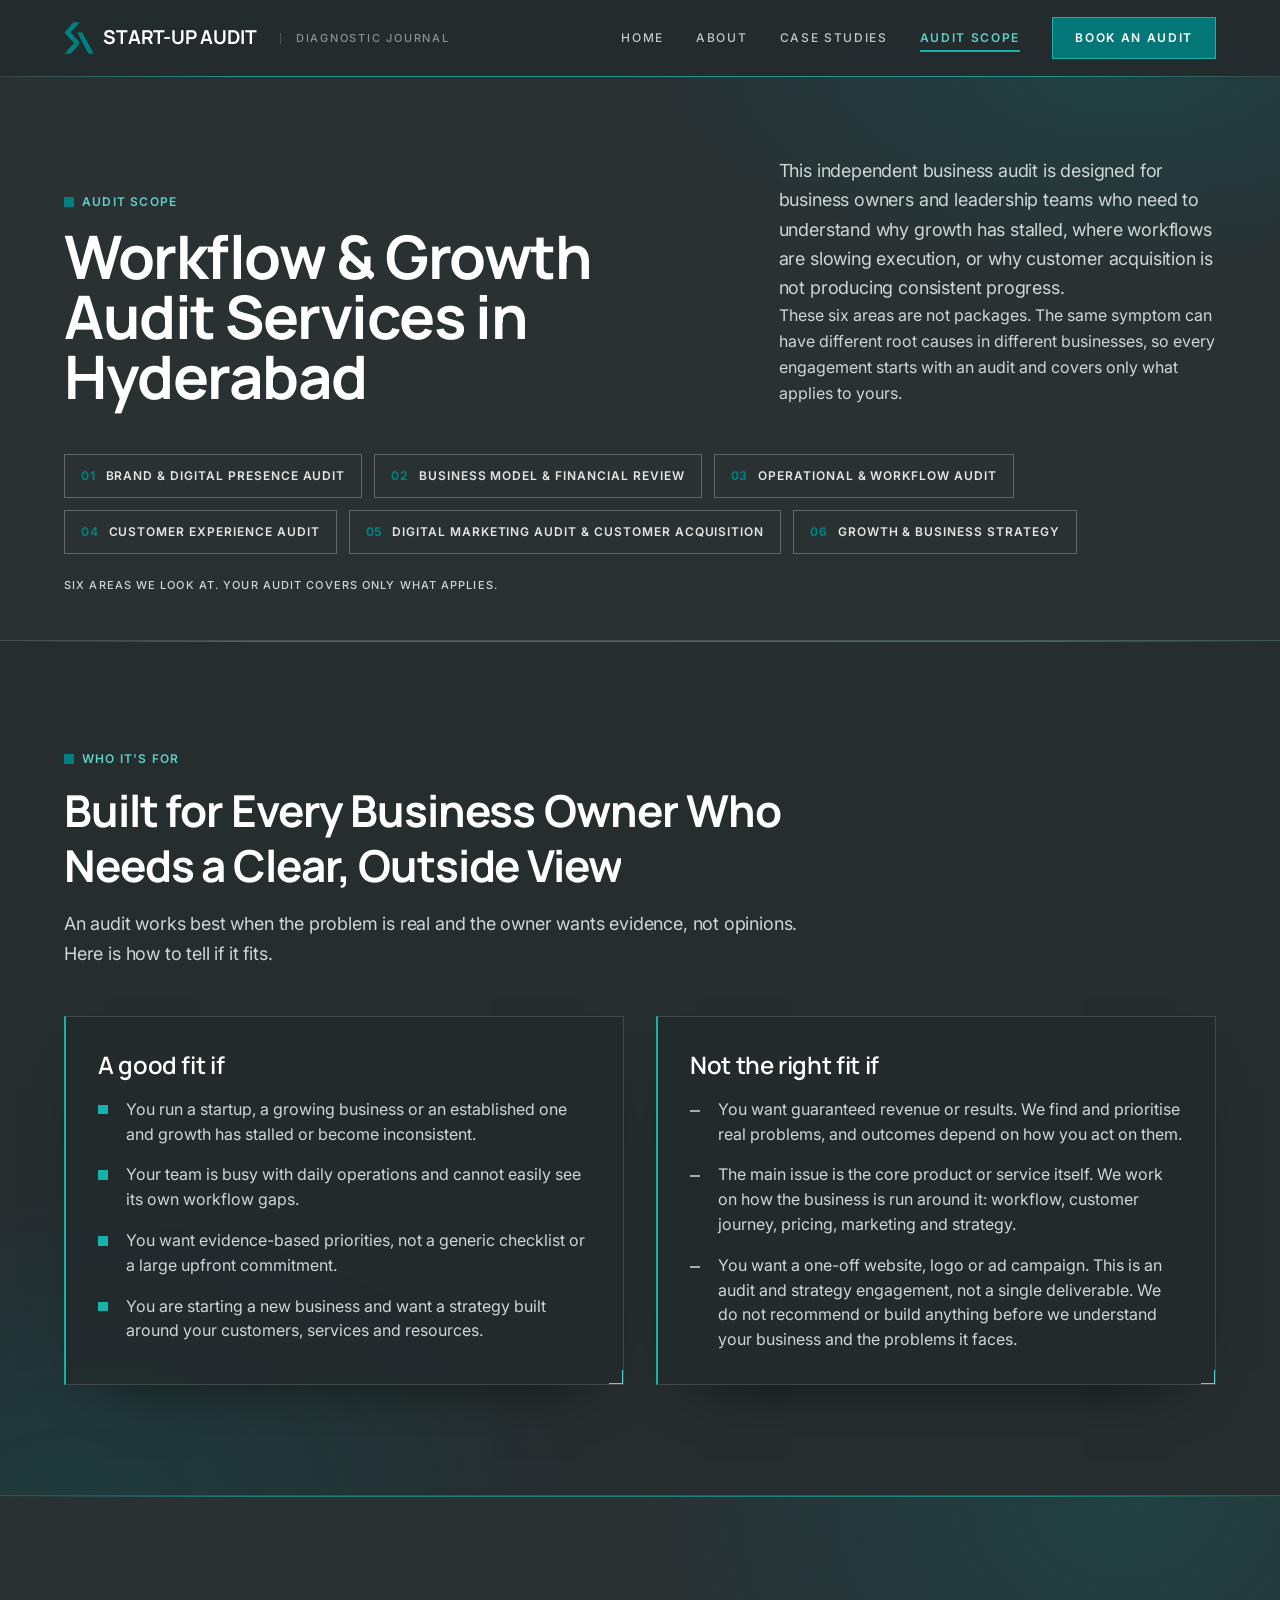
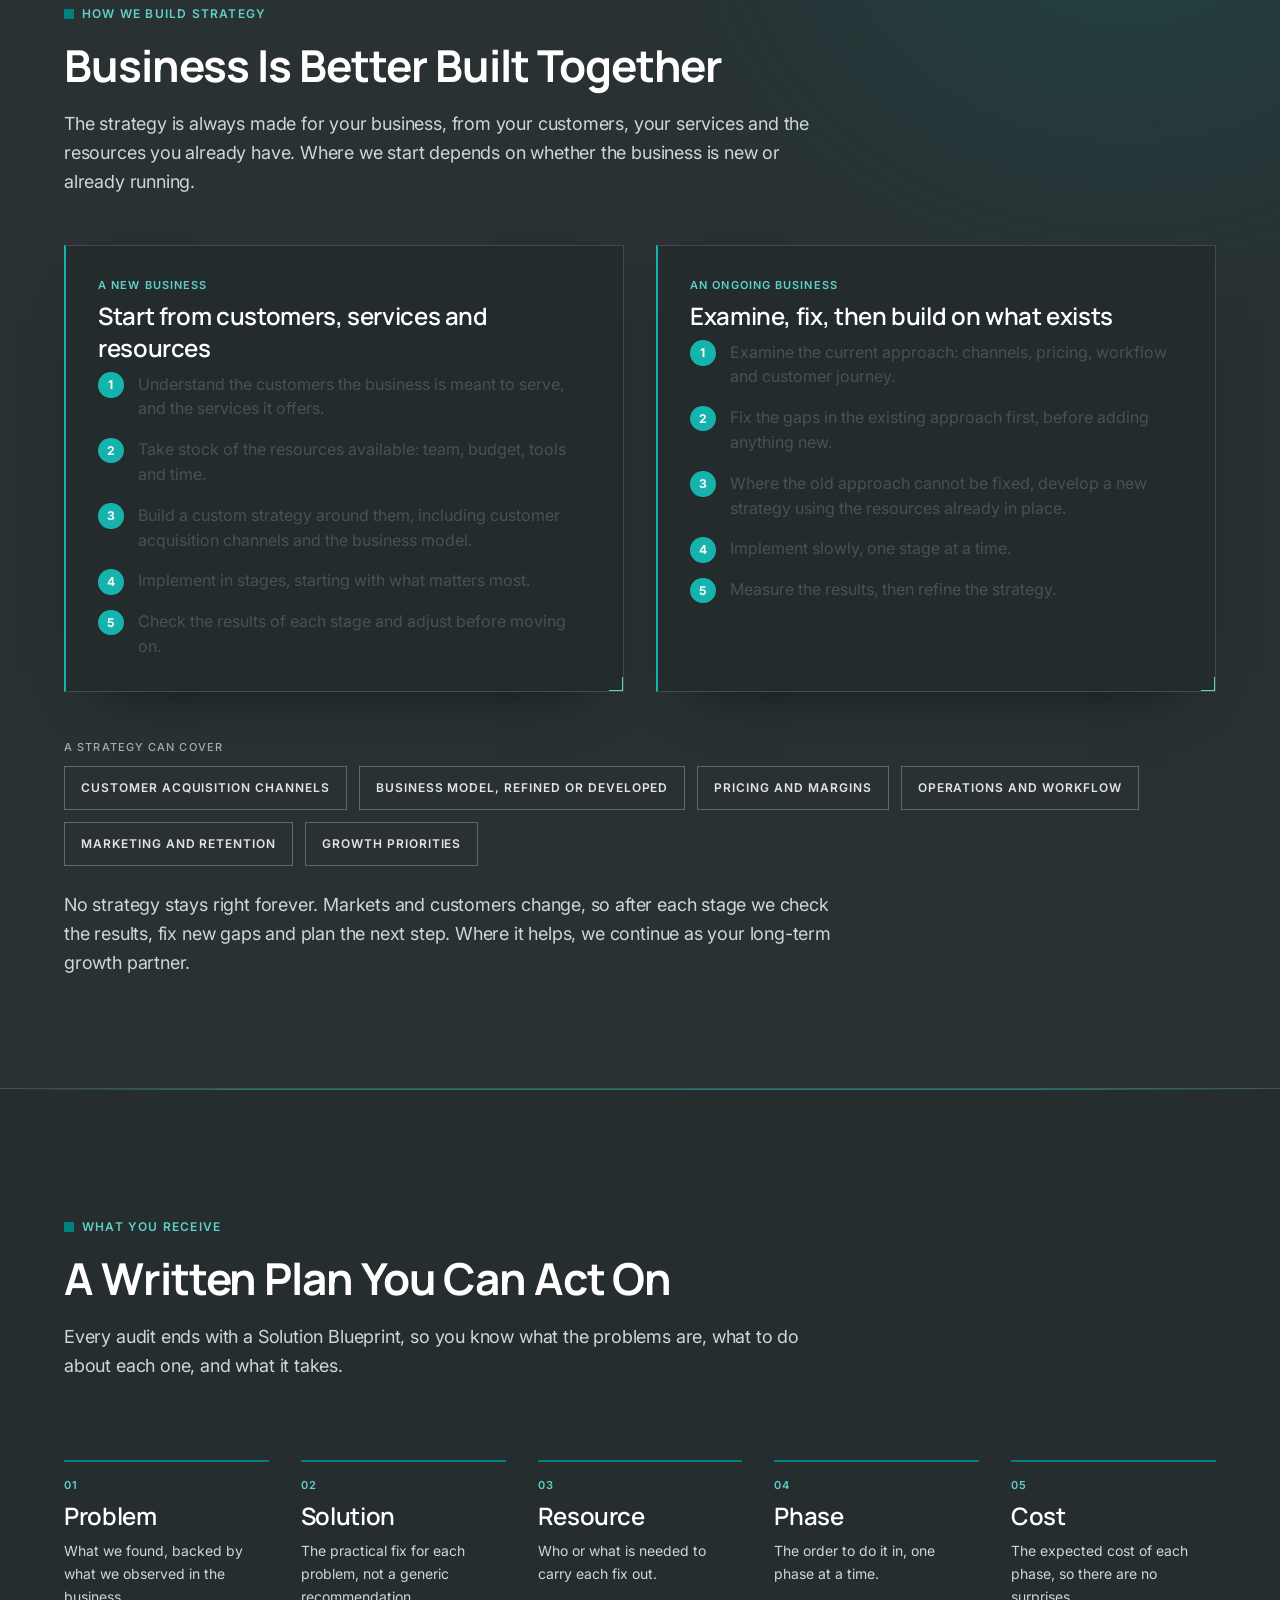
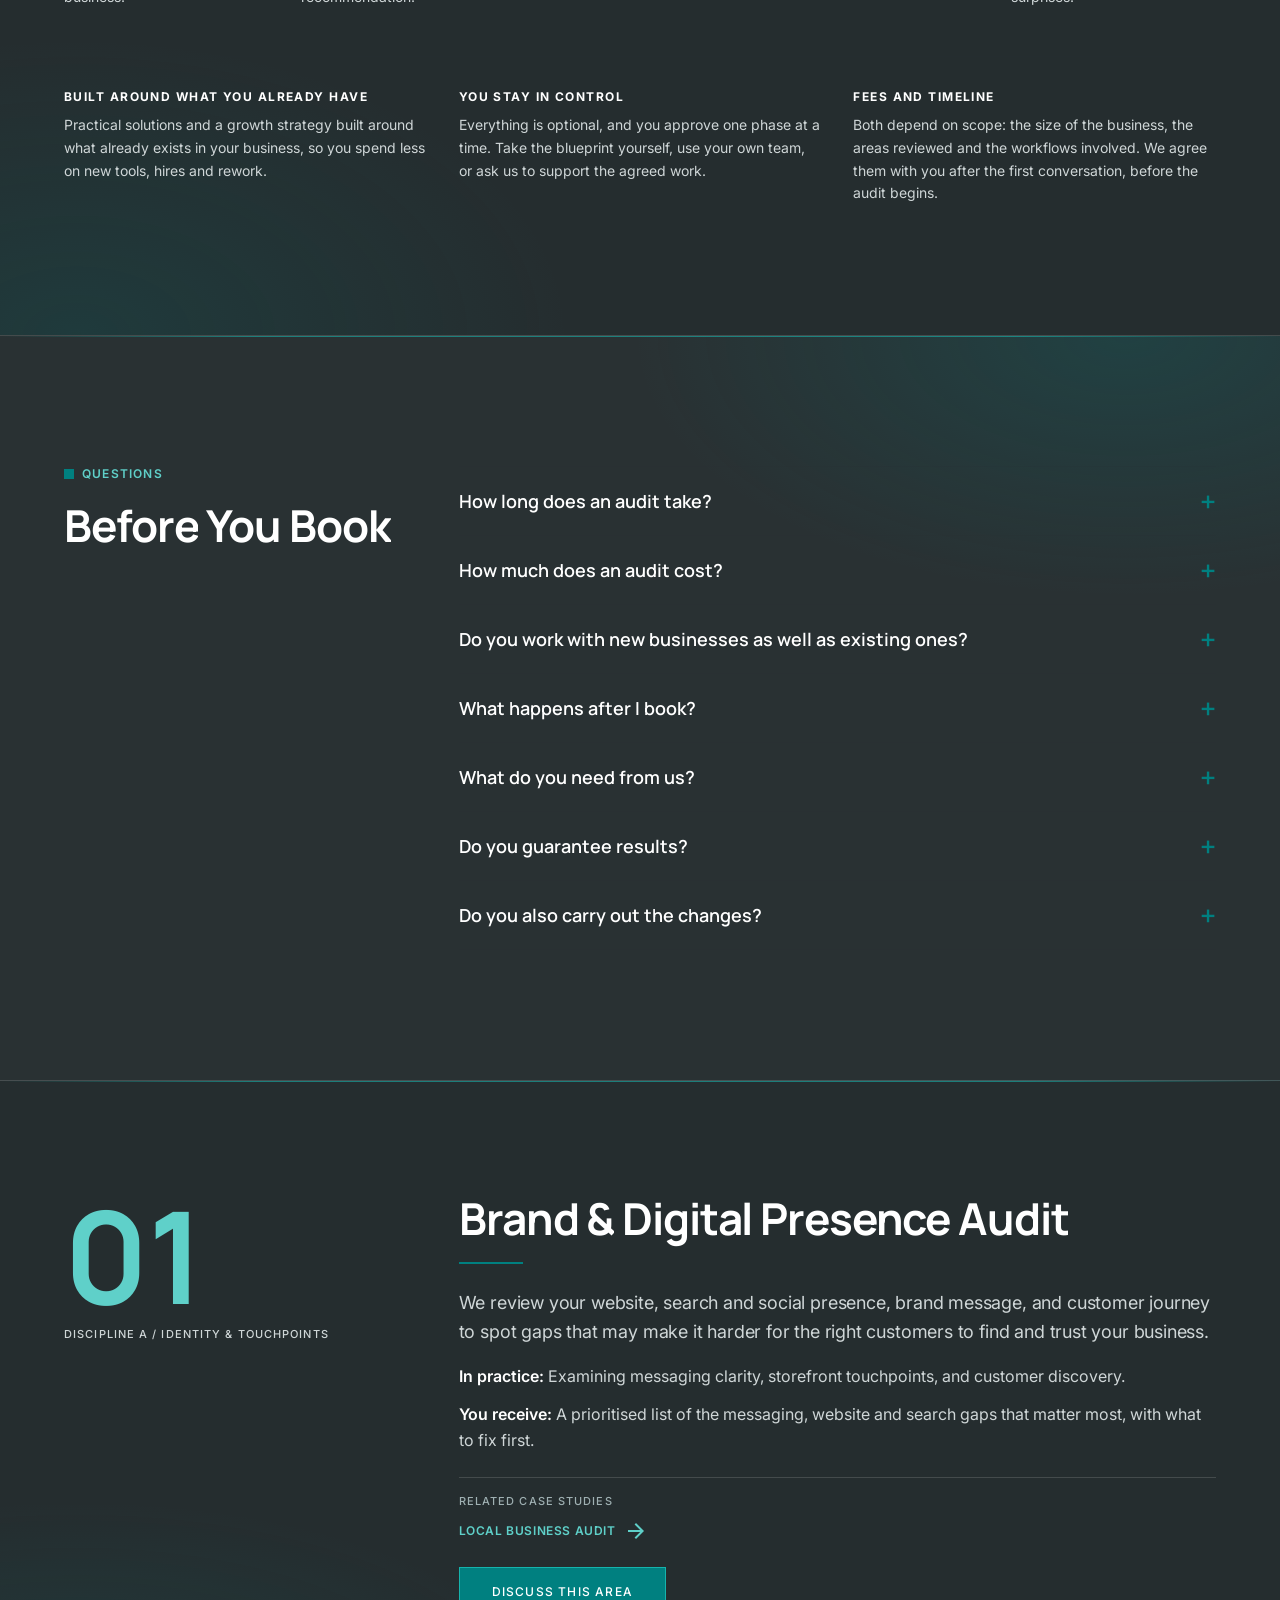
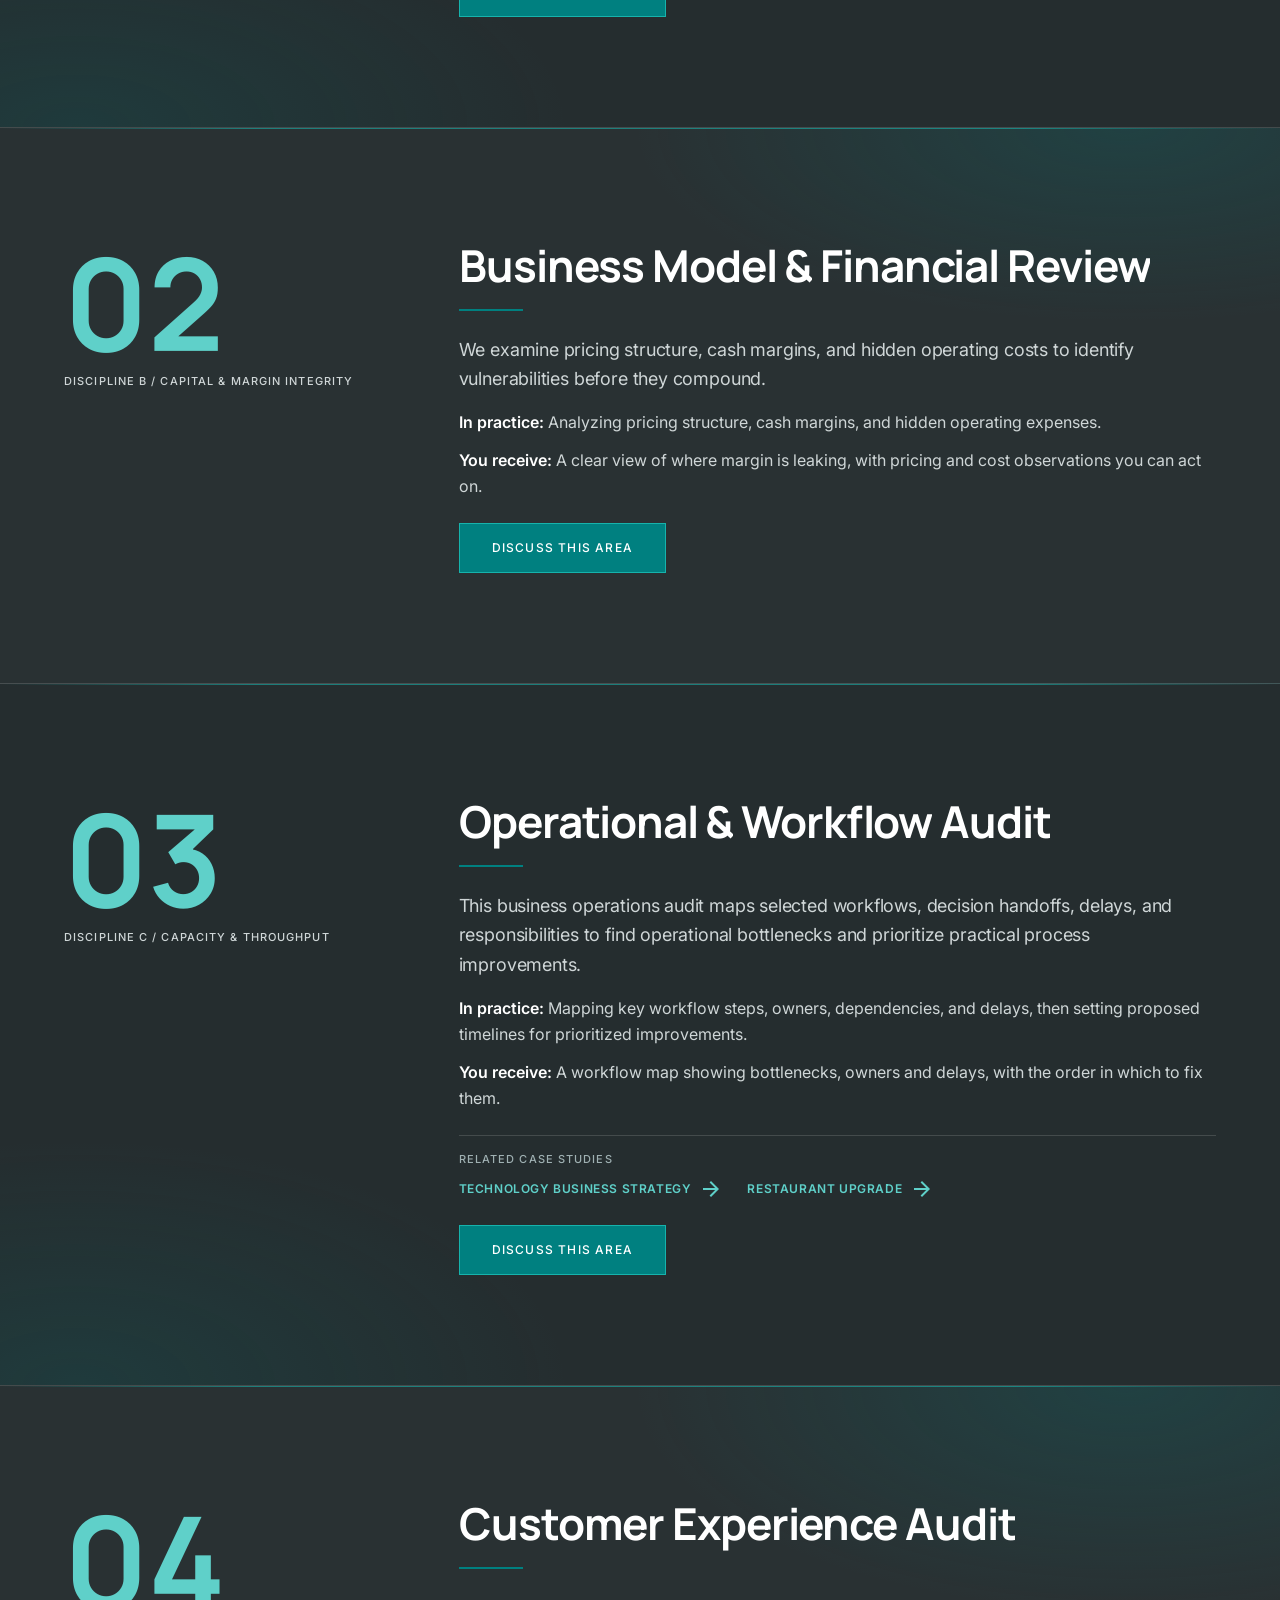
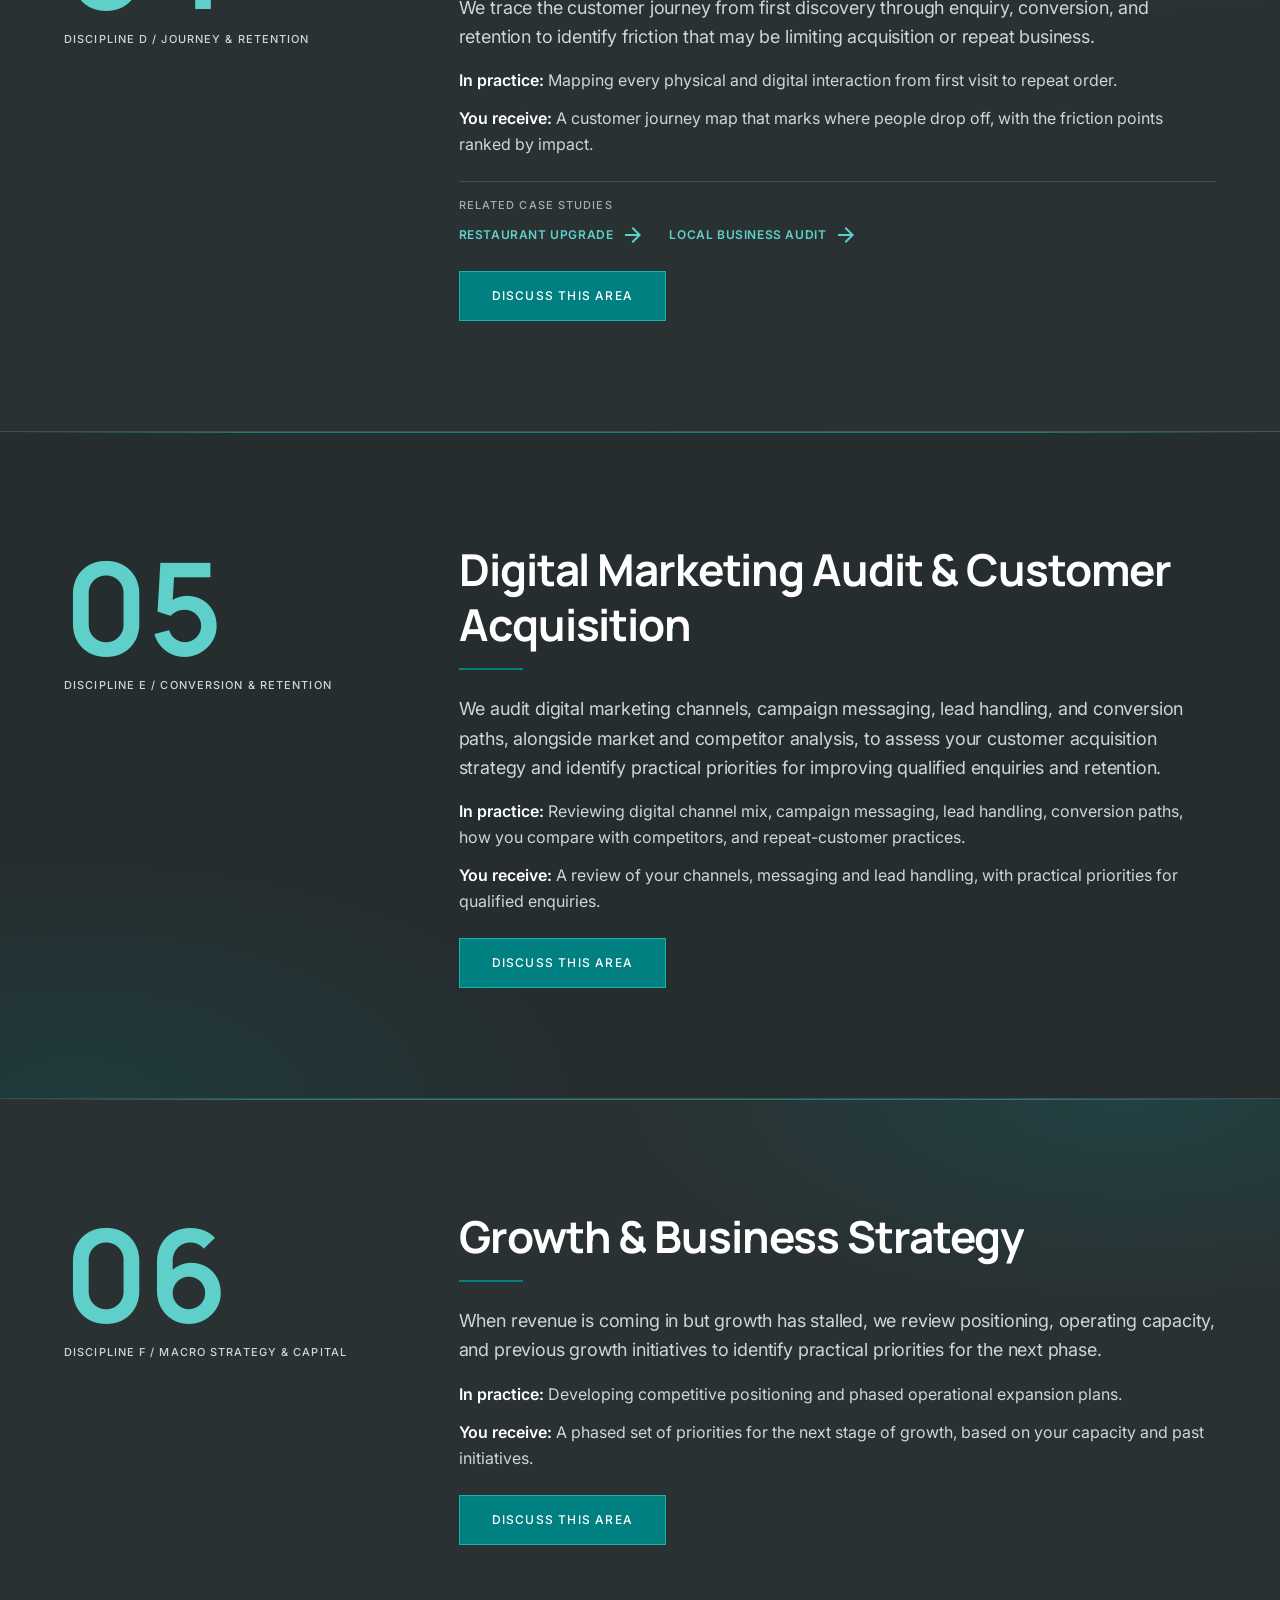
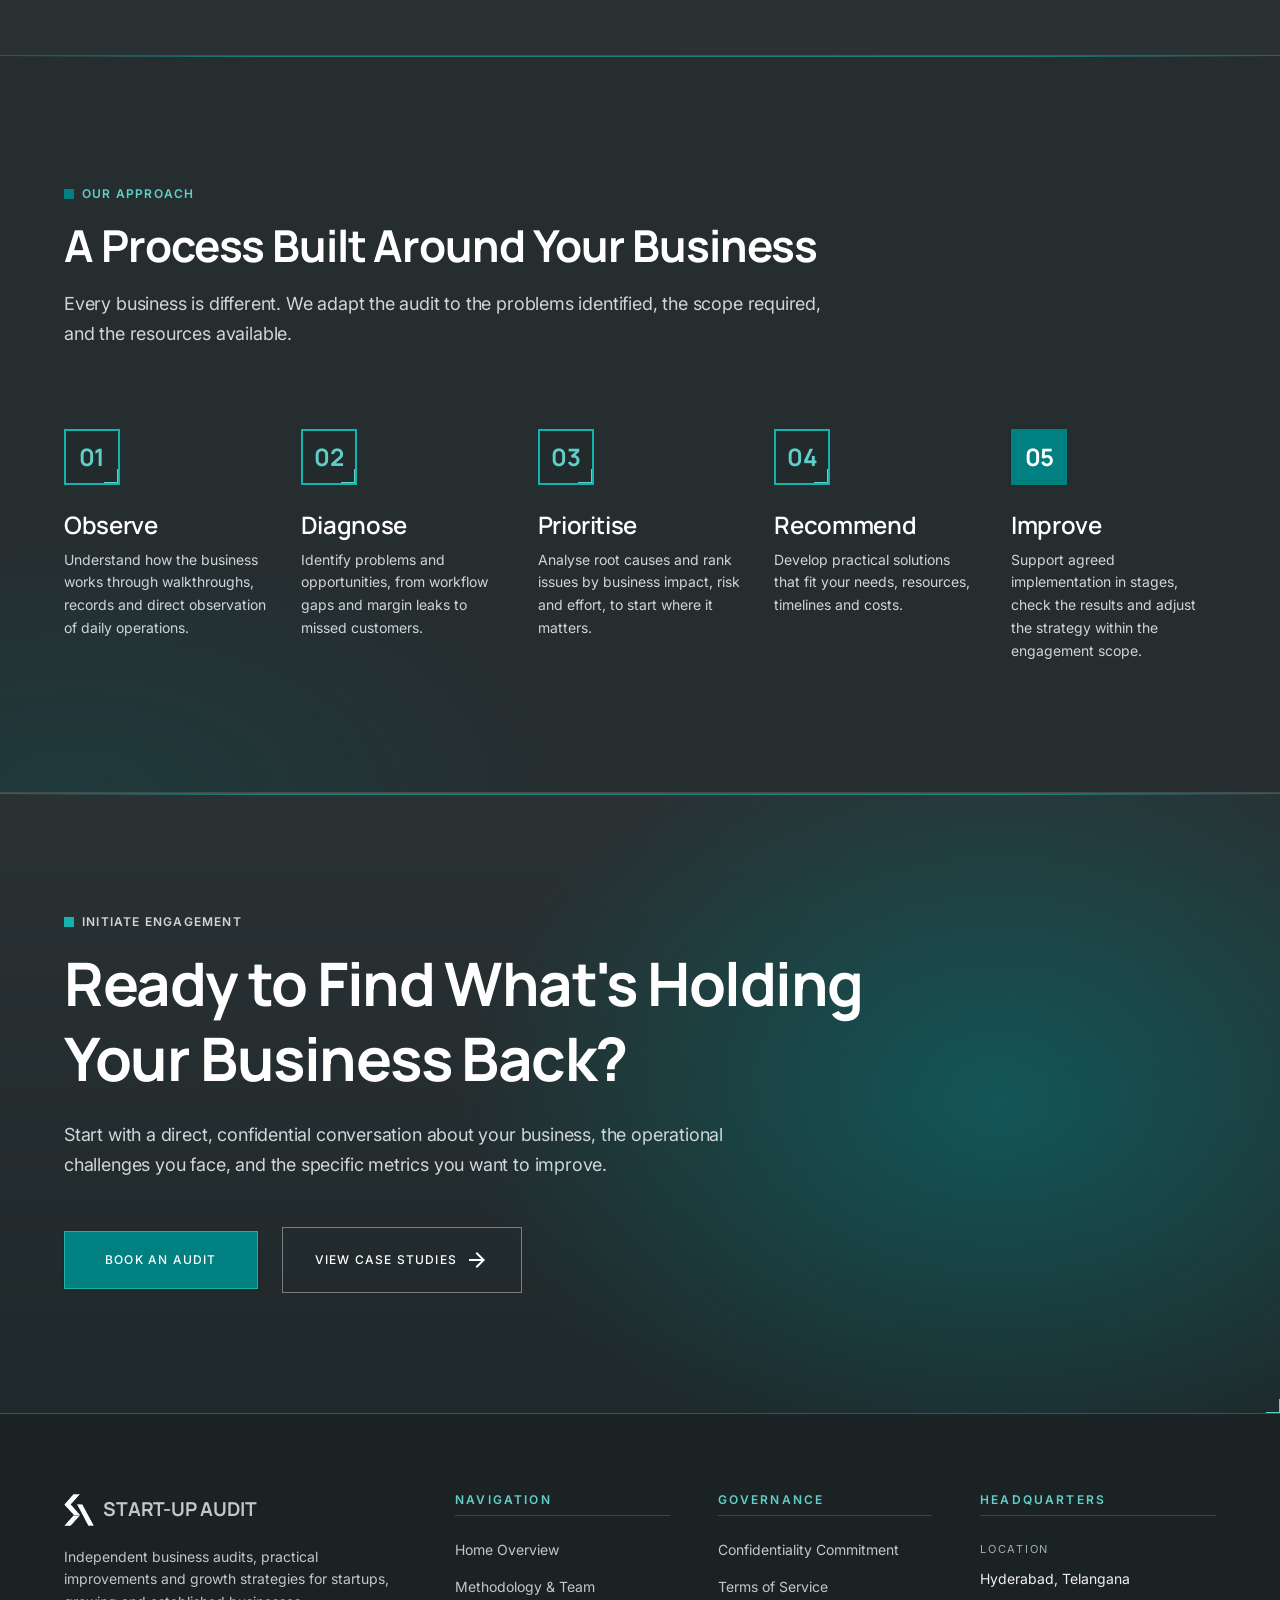
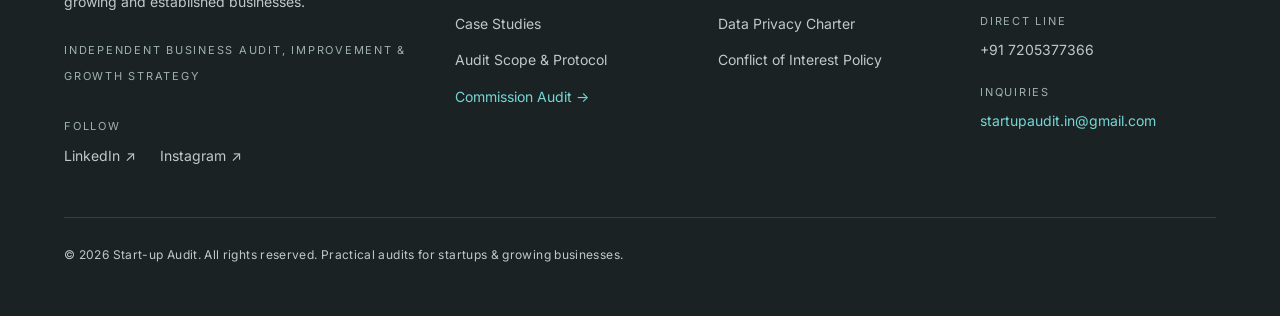
<file: audit-scope.html>
<!DOCTYPE html>
<html lang="en-IN">
<head>
<meta charset="utf-8">
<meta name="viewport" content="width=device-width, initial-scale=1.0">
<link href="https://fonts.googleapis.com" rel="preconnect">
<link crossorigin="" href="https://fonts.gstatic.com" rel="preconnect">
<link href="https://fonts.googleapis.com/css2?family=Inter:wght@300;400;500;600;700&amp;family=Manrope:wght@500;600;700;800&amp;display=swap" rel="stylesheet">
<title>Business Audit Services in Hyderabad | Start-up Audit</title>
<meta name="description" content="Business audit services in Hyderabad across six areas: digital presence, finances, operations, customer experience, marketing and growth strategy.">
<meta name="robots" content="index, follow, max-image-preview:large">
<link rel="canonical" href="https://startup-audit.pages.dev/audit-scope.html">
<meta name="author" content="Bhola, Start-up Audit">
<meta name="theme-color" content="#008080">
<meta property="og:title" content="Business Audit Services in Hyderabad | Start-up Audit">
<meta property="og:description" content="Business audit services in Hyderabad across six areas: digital presence, finances, operations, customer experience, marketing and growth strategy.">
<meta property="og:url" content="https://startup-audit.pages.dev/audit-scope.html">
<meta property="og:image" content="https://startup-audit.pages.dev/assets/img/social-share.png?v=2">
<meta property="og:image:width" content="1200">
<meta property="og:image:height" content="630">
<meta property="og:image:alt" content="Start-up Audit — Independent Business Audit">
<meta property="og:type" content="website">
<meta property="og:site_name" content="Start-up Audit">
<meta property="og:locale" content="en_IN">
<meta name="twitter:card" content="summary_large_image">
<meta name="twitter:title" content="Business Audit Services in Hyderabad | Start-up Audit">
<meta name="twitter:description" content="Business audit services in Hyderabad across six areas: digital presence, finances, operations, customer experience, marketing and growth strategy.">
<meta name="twitter:image" content="https://startup-audit.pages.dev/assets/img/social-share.png?v=2">
<link rel="icon" type="image/png" sizes="48x48" href="assets/img/favicon-48.png">
<link rel="icon" type="image/png" sizes="192x192" href="assets/img/favicon-192.png">
<link rel="apple-touch-icon" href="assets/img/apple-touch-icon.png">
<script>document.documentElement.classList.add('js');</script>
<link rel="stylesheet" href="assets/css/home.css">
<link rel="stylesheet" href="assets/css/site.css">
<link rel="stylesheet" href="assets/css/hudnav.css">
<link rel="stylesheet" href="assets/css/hudsite.css">
<script src="assets/js/site.js" defer></script>
<script type="application/ld+json">
{
  "@context": "https://schema.org",
  "@type": "BreadcrumbList",
  "itemListElement": [
    {
      "@type": "ListItem",
      "position": 1,
      "name": "Home",
      "item": "https://startup-audit.pages.dev/"
    },
    {
      "@type": "ListItem",
      "position": 2,
      "name": "Audit Scope",
      "item": "https://startup-audit.pages.dev/audit-scope.html"
    }
  ]
}
</script>
</head>
<body class="bg-surface-container-lowest font-body-md text-body-md text-on-surface antialiased" data-page="audit-scope" data-hud="site">
<a class="sa-skip" href="#main">Skip to content</a>
<header class="sa-header" data-header>
<div class="sa-header__bar">
<a class="sa-brand" href="index.html" aria-label="Start-up Audit — home"><img src="assets/img/logo-teal.png" alt="" width="30" height="32"><span>START-UP AUDIT</span></a>
<span class="sa-tag">Diagnostic Journal</span>
<nav class="sa-nav" aria-label="Primary"><a href="index.html">Home</a><a href="about.html">About</a><a href="case-studies.html">Case Studies</a><a href="audit-scope.html" aria-current="page">Audit Scope</a></nav>
<a class="sa-cta" href="book-an-audit.html">Book an Audit</a>
<button class="sa-burger" type="button" aria-expanded="false" aria-controls="sa-mobile" aria-label="Open menu"><span class="sa-burger__bars" aria-hidden="true"><i></i><i></i><i></i></span></button>
</div>
<nav id="sa-mobile" class="sa-mobile" aria-label="Mobile" hidden>
<a href="index.html">Home</a><a href="about.html">About</a><a href="case-studies.html">Case Studies</a><a href="audit-scope.html" aria-current="page">Audit Scope</a>
<a class="sa-mobile__cta" href="book-an-audit.html">Book an Audit</a>
</nav>
</header>
<main id="main" class="w-full pt-[76px] bg-surface-container-lowest min-h-screen">
<section class="w-full bg-surface-container-lowest border-b border-outline-variant/40">
<div class="max-w-[1440px] mx-auto px-margin-compact md:px-margin pt-space-xl pb-space-lg">
<div class="grid grid-cols-12 gap-gutter items-end">
<div class="col-span-12 lg:col-span-7">
<div class="flex items-center gap-space-xs mb-space-sm"><span class="w-2.5 h-2.5 bg-primary inline-block"></span><span class="font-label-md text-label-md uppercase tracking-widest text-primary font-semibold">AUDIT SCOPE</span></div>
<h1 data-text-reveal data-hero class="font-display-lg text-[32px] sm:text-4xl md:text-5xl lg:text-display-lg text-on-surface tracking-tight leading-none">Workflow &amp; Growth Audit Services in Hyderabad</h1>
</div>
<div class="col-span-12 lg:col-span-5 lg:pl-space-md">
<p class="font-body-lg text-body-lg text-on-surface-variant leading-relaxed">This independent business audit is designed for business owners and leadership teams who need to understand why growth has stalled, where workflows are slowing execution, or why customer acquisition is not producing consistent progress.</p>
<p class="font-body-md text-body-md text-on-surface-variant leading-relaxed mt-space-sm">These six areas are not packages. The same symptom can have different root causes in different businesses, so every engagement starts with an audit and covers only what applies to yours.</p>
</div>
</div>
<nav class="mt-space-lg flex flex-wrap gap-3" aria-label="Six audit areas"><a class="sa-chip" href="#brand-digital-presence"><span>01</span>Brand &amp; Digital Presence Audit</a><a class="sa-chip" href="#business-model-financial-review"><span>02</span>Business Model &amp; Financial Review</a><a class="sa-chip" href="#operational-workflow-audit"><span>03</span>Operational &amp; Workflow Audit</a><a class="sa-chip" href="#customer-experience-audit"><span>04</span>Customer Experience Audit</a><a class="sa-chip" href="#marketing-customer-retention"><span>05</span>Digital Marketing Audit &amp; Customer Acquisition</a><a class="sa-chip" href="#growth-business-strategy"><span>06</span>Growth &amp; Business Strategy</a></nav>
<div class="mt-space-md font-label-sm text-label-sm uppercase tracking-widest text-on-surface-variant">Six areas we look at. Your audit covers only what applies.</div>
</div>
</section>
<section id="who-its-for" class="w-full bg-[#E5E4E2] border-b border-outline-variant/40 py-12 lg:py-[110px] scroll-mt-[76px]">
<div class="max-w-[1440px] mx-auto px-margin-compact md:px-margin">
<div class="max-w-3xl mb-space-lg">
<div class="flex items-center gap-space-xs mb-space-sm"><span class="w-2.5 h-2.5 bg-primary inline-block"></span><span class="font-label-md text-label-md uppercase tracking-widest text-primary font-semibold">WHO IT'S FOR</span></div>
<h2 data-text-reveal class="font-headline-xl text-[28px] leading-tight md:text-headline-xl text-on-surface font-bold tracking-tight mb-space-sm">Built for Every Business Owner Who Needs a Clear, Outside View</h2>
<p class="font-body-lg text-body-lg text-on-surface-variant leading-relaxed">An audit works best when the problem is real and the owner wants evidence, not opinions. Here is how to tell if it fits.</p>
</div>
<div class="sa-scope-two">
<div class="sa-scope-box sa-scope-box--yes"><h3 class="font-headline-md text-xl md:text-headline-md text-on-surface font-semibold mb-space-sm">A good fit if</h3><ul class="font-body-md text-body-md text-on-surface-variant"><li>You run a startup, a growing business or an established one and growth has stalled or become inconsistent.</li><li>Your team is busy with daily operations and cannot easily see its own workflow gaps.</li><li>You want evidence-based priorities, not a generic checklist or a large upfront commitment.</li><li>You are starting a new business and want a strategy built around your customers, services and resources.</li></ul></div>
<div class="sa-scope-box sa-scope-box--no"><h3 class="font-headline-md text-xl md:text-headline-md text-on-surface font-semibold mb-space-sm">Not the right fit if</h3><ul class="font-body-md text-body-md text-on-surface-variant"><li>You want guaranteed revenue or results. We find and prioritise real problems, and outcomes depend on how you act on them.</li><li>The main issue is the core product or service itself. We work on how the business is run around it: workflow, customer journey, pricing, marketing and strategy.</li><li>You want a one-off website, logo or ad campaign. This is an audit and strategy engagement, not a single deliverable. We do not recommend or build anything before we understand your business and the problems it faces.</li></ul></div>
</div>
</div>
</section>
<section id="how-we-build-strategy" class="w-full bg-surface-container-lowest border-b border-outline-variant/40 py-12 lg:py-[110px] scroll-mt-[76px]">
<div class="max-w-[1440px] mx-auto px-margin-compact md:px-margin">
<div class="max-w-3xl mb-space-lg">
<div class="flex items-center gap-space-xs mb-space-sm"><span class="w-2.5 h-2.5 bg-primary inline-block"></span><span class="font-label-md text-label-md uppercase tracking-widest text-primary font-semibold">HOW WE BUILD STRATEGY</span></div>
<h2 data-text-reveal class="font-headline-xl text-[28px] leading-tight md:text-headline-xl text-on-surface font-bold tracking-tight mb-space-sm">Business Is Better Built Together</h2>
<p class="font-body-lg text-body-lg text-on-surface-variant leading-relaxed">The strategy is always made for your business, from your customers, your services and the resources you already have. Where we start depends on whether the business is new or already running.</p>
</div>
<div class="sa-scope-two">
<div class="sa-scope-box"><div class="font-label-sm text-label-sm uppercase tracking-widest text-primary font-semibold mb-2">A new business</div><h3 class="font-headline-md text-xl md:text-headline-md text-on-surface font-semibold mb-space-xs">Start from customers, services and resources</h3><ol class="sa-scope-track"><li>Understand the customers the business is meant to serve, and the services it offers.</li><li>Take stock of the resources available: team, budget, tools and time.</li><li>Build a custom strategy around them, including customer acquisition channels and the business model.</li><li>Implement in stages, starting with what matters most.</li><li>Check the results of each stage and adjust before moving on.</li></ol></div>
<div class="sa-scope-box"><div class="font-label-sm text-label-sm uppercase tracking-widest text-primary font-semibold mb-2">An ongoing business</div><h3 class="font-headline-md text-xl md:text-headline-md text-on-surface font-semibold mb-space-xs">Examine, fix, then build on what exists</h3><ol class="sa-scope-track"><li>Examine the current approach: channels, pricing, workflow and customer journey.</li><li>Fix the gaps in the existing approach first, before adding anything new.</li><li>Where the old approach cannot be fixed, develop a new strategy using the resources already in place.</li><li>Implement slowly, one stage at a time.</li><li>Measure the results, then refine the strategy.</li></ol></div>
</div>
<div class="mt-space-lg"><div class="font-label-sm text-label-sm uppercase tracking-widest text-outline mb-3">A STRATEGY CAN COVER</div><div class="flex flex-wrap gap-3"><span class="sa-chip">Customer acquisition channels</span><span class="sa-chip">Business model, refined or developed</span><span class="sa-chip">Pricing and margins</span><span class="sa-chip">Operations and workflow</span><span class="sa-chip">Marketing and retention</span><span class="sa-chip">Growth priorities</span></div></div>
<p class="font-body-lg text-body-lg text-on-surface-variant leading-relaxed max-w-3xl mt-space-md">No strategy stays right forever. Markets and customers change, so after each stage we check the results, fix new gaps and plan the next step. Where it helps, we continue as your long-term growth partner.</p>
</div>
</section>
<section id="what-you-receive" class="w-full bg-[#E5E4E2] border-b border-outline-variant/40 py-14 lg:py-[130px] scroll-mt-[76px]">
<div class="max-w-[1440px] mx-auto px-margin-compact md:px-margin">
<div class="max-w-3xl mb-space-xl">
<div class="flex items-center gap-space-xs mb-space-sm"><span class="w-2.5 h-2.5 bg-primary inline-block"></span><span class="font-label-md text-label-md uppercase tracking-widest text-primary font-semibold">WHAT YOU RECEIVE</span></div>
<h2 data-text-reveal class="font-headline-xl text-[28px] leading-tight md:text-headline-xl text-on-surface font-bold tracking-tight mb-space-sm">A Written Plan You Can Act On</h2>
<p class="font-body-lg text-body-lg text-on-surface-variant leading-relaxed">Every audit ends with a Solution Blueprint, so you know what the problems are, what to do about each one, and what it takes.</p>
</div>
<ol class="sa-scope-bp" data-stagger><li><div class="font-label-sm text-label-sm uppercase tracking-widest text-primary font-semibold mb-2">01</div><h3 class="font-headline-md text-xl md:text-headline-md text-on-surface font-semibold mb-space-xs">Problem</h3><p class="font-body-sm text-body-sm text-on-surface-variant leading-relaxed">What we found, backed by what we observed in the business.</p></li><li><div class="font-label-sm text-label-sm uppercase tracking-widest text-primary font-semibold mb-2">02</div><h3 class="font-headline-md text-xl md:text-headline-md text-on-surface font-semibold mb-space-xs">Solution</h3><p class="font-body-sm text-body-sm text-on-surface-variant leading-relaxed">The practical fix for each problem, not a generic recommendation.</p></li><li><div class="font-label-sm text-label-sm uppercase tracking-widest text-primary font-semibold mb-2">03</div><h3 class="font-headline-md text-xl md:text-headline-md text-on-surface font-semibold mb-space-xs">Resource</h3><p class="font-body-sm text-body-sm text-on-surface-variant leading-relaxed">Who or what is needed to carry each fix out.</p></li><li><div class="font-label-sm text-label-sm uppercase tracking-widest text-primary font-semibold mb-2">04</div><h3 class="font-headline-md text-xl md:text-headline-md text-on-surface font-semibold mb-space-xs">Phase</h3><p class="font-body-sm text-body-sm text-on-surface-variant leading-relaxed">The order to do it in, one phase at a time.</p></li><li><div class="font-label-sm text-label-sm uppercase tracking-widest text-primary font-semibold mb-2">05</div><h3 class="font-headline-md text-xl md:text-headline-md text-on-surface font-semibold mb-space-xs">Cost</h3><p class="font-body-sm text-body-sm text-on-surface-variant leading-relaxed">The expected cost of each phase, so there are no surprises.</p></li></ol>
<div class="sa-scope-notes"><div><h3 class="font-label-md text-label-md uppercase tracking-widest text-on-surface font-bold mb-2">Built around what you already have</h3><p class="font-body-sm text-body-sm text-on-surface-variant leading-relaxed">Practical solutions and a growth strategy built around what already exists in your business, so you spend less on new tools, hires and rework.</p></div><div><h3 class="font-label-md text-label-md uppercase tracking-widest text-on-surface font-bold mb-2">You stay in control</h3><p class="font-body-sm text-body-sm text-on-surface-variant leading-relaxed">Everything is optional, and you approve one phase at a time. Take the blueprint yourself, use your own team, or ask us to support the agreed work.</p></div><div><h3 class="font-label-md text-label-md uppercase tracking-widest text-on-surface font-bold mb-2">Fees and timeline</h3><p class="font-body-sm text-body-sm text-on-surface-variant leading-relaxed">Both depend on scope: the size of the business, the areas reviewed and the workflows involved. We agree them with you after the first conversation, before the audit begins.</p></div></div>
</div>
</section>
<section id="faq" class="w-full bg-surface-container-lowest border-b border-outline-variant/40 py-14 lg:py-[130px] scroll-mt-[76px]">
<div class="max-w-[1440px] mx-auto px-margin-compact md:px-margin">
<div class="grid grid-cols-12 gap-gutter">
<div class="col-span-12 lg:col-span-4"><div class="flex items-center gap-space-xs mb-space-sm"><span class="w-2.5 h-2.5 bg-primary inline-block"></span><span class="font-label-md text-label-md uppercase tracking-widest text-primary font-semibold">QUESTIONS</span></div>
<h2 data-text-reveal class="font-headline-xl text-[28px] leading-tight md:text-headline-xl text-on-surface font-bold tracking-tight mb-space-sm">Before You Book</h2></div>
<div class="col-span-12 lg:col-span-8 sa-faq"><details><summary class="font-headline-md text-lg md:text-xl text-on-surface font-semibold">How long does an audit take?</summary><p class="font-body-md text-body-md text-on-surface-variant leading-relaxed">It depends on scope: the size of the business, how many of the six areas are reviewed, and how many locations or workflows are involved. We agree a timeline with you after the first conversation, before the audit begins.</p></details><details><summary class="font-headline-md text-lg md:text-xl text-on-surface font-semibold">How much does an audit cost?</summary><p class="font-body-md text-body-md text-on-surface-variant leading-relaxed">Fees are scope-based rather than fixed packages. After the first conversation we quote for the work that is actually needed, so you do not pay for areas that do not apply to your business.</p></details><details><summary class="font-headline-md text-lg md:text-xl text-on-surface font-semibold">Do you work with new businesses as well as existing ones?</summary><p class="font-body-md text-body-md text-on-surface-variant leading-relaxed">Yes. For a new business, we build the strategy from your intended customers, your services and the resources you have, then implement it in stages. For an existing business, we first examine the current approach and fix its gaps, then develop a new strategy where the old one cannot be fixed.</p></details><details><summary class="font-headline-md text-lg md:text-xl text-on-surface font-semibold">What happens after I book?</summary><p class="font-body-md text-body-md text-on-surface-variant leading-relaxed">You receive a confirmation call, then we arrange a walkthrough of how your business runs, on site where that is relevant. The audit follows, and it ends with your Solution Blueprint.</p></details><details><summary class="font-headline-md text-lg md:text-xl text-on-surface font-semibold">What do you need from us?</summary><p class="font-body-md text-body-md text-on-surface-variant leading-relaxed">Time for a walkthrough, access to the people who run the day-to-day work, and the records you are comfortable sharing. Everything you share is covered by our <a class="text-primary underline underline-offset-4 hover:text-on-surface" href="policies.html#confidentiality">Confidentiality Commitment</a>.</p></details><details><summary class="font-headline-md text-lg md:text-xl text-on-surface font-semibold">Do you guarantee results?</summary><p class="font-body-md text-body-md text-on-surface-variant leading-relaxed">No. We identify real, evidenced problems and recommend practical solutions. Outcomes depend on implementation, market conditions and factors outside our control, and every recommendation is optional.</p></details><details><summary class="font-headline-md text-lg md:text-xl text-on-surface font-semibold">Do you also carry out the changes?</summary><p class="font-body-md text-body-md text-on-surface-variant leading-relaxed">We can support agreed implementation within the engagement scope, working with specialists where needed. You are equally free to take the Solution Blueprint and carry it out yourself or with your own team.</p></details></div>
</div>
</div>
</section>
<section id="brand-digital-presence" class="bg-[#E5E4E2] border-b border-outline-variant/40 scroll-mt-[76px] py-12 lg:py-[110px]">
<div class="max-w-[1440px] mx-auto px-margin-compact md:px-margin">
<div class="grid grid-cols-12 gap-gutter items-start">
<div class="col-span-12 lg:col-span-4">
<div class="font-display-lg text-[56px] lg:text-[128px] font-bold leading-none text-primary/90 select-none" aria-hidden="true">01</div>
<div class="font-label-sm text-label-sm uppercase tracking-widest text-on-surface-variant mt-2">DISCIPLINE A / IDENTITY & TOUCHPOINTS</div>
</div>
<div class="col-span-12 lg:col-span-8 max-w-3xl">
<h2 data-text-reveal class="font-headline-xl text-[28px] leading-tight md:text-headline-xl text-on-surface font-bold tracking-tight mb-space-sm">Brand &amp; Digital Presence Audit</h2>
<div class="w-16 h-[2px] bg-primary mb-space-md"></div>
<p class="font-body-lg text-body-lg text-on-surface-variant leading-relaxed mb-space-sm">We review your website, search and social presence, brand message, and customer journey to spot gaps that may make it harder for the right customers to find and trust your business.</p>
<p class="font-body-md text-body-md text-on-surface-variant leading-relaxed"><span class="font-semibold text-on-surface">In practice:</span> Examining messaging clarity, storefront touchpoints, and customer discovery.</p>
<p class="sa-scope-receive font-body-md text-body-md text-on-surface-variant leading-relaxed"><span class="font-semibold text-on-surface">You receive:</span> A prioritised list of the messaging, website and search gaps that matter most, with what to fix first.</p>
<div class="mt-space-md pt-space-sm border-t border-outline-variant/40"><div class="font-label-sm text-label-sm uppercase tracking-widest text-outline mb-2">RELATED CASE STUDIES</div><ul class="flex flex-wrap gap-x-6 gap-y-2"><li><a class="group inline-flex items-center gap-2 font-label-md text-label-md uppercase tracking-wider text-primary hover:text-on-surface font-semibold transition-colors" href="case-study-local-business-audit.html"><span>Local Business Audit</span><span class="sa-ico text-[16px] transition-transform group-hover:translate-x-1"><svg stroke="currentColor" fill="currentColor" stroke-width="0" viewBox="0 0 24 24" aria-hidden="true" focusable="false" height="1em" width="1em" xmlns="http://www.w3.org/2000/svg"><path fill="none" d="M0 0h24v24H0z"></path><path d="m12 4-1.41 1.41L16.17 11H4v2h12.17l-5.58 5.59L12 20l8-8z"></path></svg></span></a></li></ul></div>
<div class="mt-space-md flex flex-wrap gap-space-md items-center">
<a class="inline-flex items-center justify-center bg-primary hover:bg-on-surface text-on-primary font-label-md text-label-md uppercase tracking-widest px-8 py-4 transition-colors" href="book-an-audit.html?area=brand-digital-presence">Discuss This Area</a>
</div>
</div>
</div>
</div>
</section>
<section id="business-model-financial-review" class="bg-surface-container-lowest border-b border-outline-variant/40 scroll-mt-[76px] py-12 lg:py-[110px]">
<div class="max-w-[1440px] mx-auto px-margin-compact md:px-margin">
<div class="grid grid-cols-12 gap-gutter items-start">
<div class="col-span-12 lg:col-span-4">
<div class="font-display-lg text-[56px] lg:text-[128px] font-bold leading-none text-primary/90 select-none" aria-hidden="true">02</div>
<div class="font-label-sm text-label-sm uppercase tracking-widest text-on-surface-variant mt-2">DISCIPLINE B / CAPITAL & MARGIN INTEGRITY</div>
</div>
<div class="col-span-12 lg:col-span-8 max-w-3xl">
<h2 data-text-reveal class="font-headline-xl text-[28px] leading-tight md:text-headline-xl text-on-surface font-bold tracking-tight mb-space-sm">Business Model &amp; Financial Review</h2>
<div class="w-16 h-[2px] bg-primary mb-space-md"></div>
<p class="font-body-lg text-body-lg text-on-surface-variant leading-relaxed mb-space-sm">We examine pricing structure, cash margins, and hidden operating costs to identify vulnerabilities before they compound.</p>
<p class="font-body-md text-body-md text-on-surface-variant leading-relaxed"><span class="font-semibold text-on-surface">In practice:</span> Analyzing pricing structure, cash margins, and hidden operating expenses.</p>
<p class="sa-scope-receive font-body-md text-body-md text-on-surface-variant leading-relaxed"><span class="font-semibold text-on-surface">You receive:</span> A clear view of where margin is leaking, with pricing and cost observations you can act on.</p>

<div class="mt-space-md flex flex-wrap gap-space-md items-center">
<a class="inline-flex items-center justify-center bg-primary hover:bg-on-surface text-on-primary font-label-md text-label-md uppercase tracking-widest px-8 py-4 transition-colors" href="book-an-audit.html?area=business-model-financial-review">Discuss This Area</a>
</div>
</div>
</div>
</div>
</section>
<section id="operational-workflow-audit" class="bg-[#E5E4E2] border-b border-outline-variant/40 scroll-mt-[76px] py-12 lg:py-[110px]">
<div class="max-w-[1440px] mx-auto px-margin-compact md:px-margin">
<div class="grid grid-cols-12 gap-gutter items-start">
<div class="col-span-12 lg:col-span-4">
<div class="font-display-lg text-[56px] lg:text-[128px] font-bold leading-none text-primary/90 select-none" aria-hidden="true">03</div>
<div class="font-label-sm text-label-sm uppercase tracking-widest text-on-surface-variant mt-2">DISCIPLINE C / CAPACITY & THROUGHPUT</div>
</div>
<div class="col-span-12 lg:col-span-8 max-w-3xl">
<h2 data-text-reveal class="font-headline-xl text-[28px] leading-tight md:text-headline-xl text-on-surface font-bold tracking-tight mb-space-sm">Operational &amp; Workflow Audit</h2>
<div class="w-16 h-[2px] bg-primary mb-space-md"></div>
<p class="font-body-lg text-body-lg text-on-surface-variant leading-relaxed mb-space-sm">This business operations audit maps selected workflows, decision handoffs, delays, and responsibilities to find operational bottlenecks and prioritize practical process improvements.</p>
<p class="font-body-md text-body-md text-on-surface-variant leading-relaxed"><span class="font-semibold text-on-surface">In practice:</span> Mapping key workflow steps, owners, dependencies, and delays, then setting proposed timelines for prioritized improvements.</p>
<p class="sa-scope-receive font-body-md text-body-md text-on-surface-variant leading-relaxed"><span class="font-semibold text-on-surface">You receive:</span> A workflow map showing bottlenecks, owners and delays, with the order in which to fix them.</p>
<div class="mt-space-md pt-space-sm border-t border-outline-variant/40"><div class="font-label-sm text-label-sm uppercase tracking-widest text-outline mb-2">RELATED CASE STUDIES</div><ul class="flex flex-wrap gap-x-6 gap-y-2"><li><a class="group inline-flex items-center gap-2 font-label-md text-label-md uppercase tracking-wider text-primary hover:text-on-surface font-semibold transition-colors" href="case-study-technology-business-strategy.html"><span>Technology Business Strategy</span><span class="sa-ico text-[16px] transition-transform group-hover:translate-x-1"><svg stroke="currentColor" fill="currentColor" stroke-width="0" viewBox="0 0 24 24" aria-hidden="true" focusable="false" height="1em" width="1em" xmlns="http://www.w3.org/2000/svg"><path fill="none" d="M0 0h24v24H0z"></path><path d="m12 4-1.41 1.41L16.17 11H4v2h12.17l-5.58 5.59L12 20l8-8z"></path></svg></span></a></li><li><a class="group inline-flex items-center gap-2 font-label-md text-label-md uppercase tracking-wider text-primary hover:text-on-surface font-semibold transition-colors" href="case-study-restaurant-upgrade.html"><span>Restaurant Upgrade</span><span class="sa-ico text-[16px] transition-transform group-hover:translate-x-1"><svg stroke="currentColor" fill="currentColor" stroke-width="0" viewBox="0 0 24 24" aria-hidden="true" focusable="false" height="1em" width="1em" xmlns="http://www.w3.org/2000/svg"><path fill="none" d="M0 0h24v24H0z"></path><path d="m12 4-1.41 1.41L16.17 11H4v2h12.17l-5.58 5.59L12 20l8-8z"></path></svg></span></a></li></ul></div>
<div class="mt-space-md flex flex-wrap gap-space-md items-center">
<a class="inline-flex items-center justify-center bg-primary hover:bg-on-surface text-on-primary font-label-md text-label-md uppercase tracking-widest px-8 py-4 transition-colors" href="book-an-audit.html?area=operational-workflow-audit">Discuss This Area</a>
</div>
</div>
</div>
</div>
</section>
<section id="customer-experience-audit" class="bg-surface-container-lowest border-b border-outline-variant/40 scroll-mt-[76px] py-12 lg:py-[110px]">
<div class="max-w-[1440px] mx-auto px-margin-compact md:px-margin">
<div class="grid grid-cols-12 gap-gutter items-start">
<div class="col-span-12 lg:col-span-4">
<div class="font-display-lg text-[56px] lg:text-[128px] font-bold leading-none text-primary/90 select-none" aria-hidden="true">04</div>
<div class="font-label-sm text-label-sm uppercase tracking-widest text-on-surface-variant mt-2">DISCIPLINE D / JOURNEY & RETENTION</div>
</div>
<div class="col-span-12 lg:col-span-8 max-w-3xl">
<h2 data-text-reveal class="font-headline-xl text-[28px] leading-tight md:text-headline-xl text-on-surface font-bold tracking-tight mb-space-sm">Customer Experience Audit</h2>
<div class="w-16 h-[2px] bg-primary mb-space-md"></div>
<p class="font-body-lg text-body-lg text-on-surface-variant leading-relaxed mb-space-sm">We trace the customer journey from first discovery through enquiry, conversion, and retention to identify friction that may be limiting acquisition or repeat business.</p>
<p class="font-body-md text-body-md text-on-surface-variant leading-relaxed"><span class="font-semibold text-on-surface">In practice:</span> Mapping every physical and digital interaction from first visit to repeat order.</p>
<p class="sa-scope-receive font-body-md text-body-md text-on-surface-variant leading-relaxed"><span class="font-semibold text-on-surface">You receive:</span> A customer journey map that marks where people drop off, with the friction points ranked by impact.</p>
<div class="mt-space-md pt-space-sm border-t border-outline-variant/40"><div class="font-label-sm text-label-sm uppercase tracking-widest text-outline mb-2">RELATED CASE STUDIES</div><ul class="flex flex-wrap gap-x-6 gap-y-2"><li><a class="group inline-flex items-center gap-2 font-label-md text-label-md uppercase tracking-wider text-primary hover:text-on-surface font-semibold transition-colors" href="case-study-restaurant-upgrade.html"><span>Restaurant Upgrade</span><span class="sa-ico text-[16px] transition-transform group-hover:translate-x-1"><svg stroke="currentColor" fill="currentColor" stroke-width="0" viewBox="0 0 24 24" aria-hidden="true" focusable="false" height="1em" width="1em" xmlns="http://www.w3.org/2000/svg"><path fill="none" d="M0 0h24v24H0z"></path><path d="m12 4-1.41 1.41L16.17 11H4v2h12.17l-5.58 5.59L12 20l8-8z"></path></svg></span></a></li><li><a class="group inline-flex items-center gap-2 font-label-md text-label-md uppercase tracking-wider text-primary hover:text-on-surface font-semibold transition-colors" href="case-study-local-business-audit.html"><span>Local Business Audit</span><span class="sa-ico text-[16px] transition-transform group-hover:translate-x-1"><svg stroke="currentColor" fill="currentColor" stroke-width="0" viewBox="0 0 24 24" aria-hidden="true" focusable="false" height="1em" width="1em" xmlns="http://www.w3.org/2000/svg"><path fill="none" d="M0 0h24v24H0z"></path><path d="m12 4-1.41 1.41L16.17 11H4v2h12.17l-5.58 5.59L12 20l8-8z"></path></svg></span></a></li></ul></div>
<div class="mt-space-md flex flex-wrap gap-space-md items-center">
<a class="inline-flex items-center justify-center bg-primary hover:bg-on-surface text-on-primary font-label-md text-label-md uppercase tracking-widest px-8 py-4 transition-colors" href="book-an-audit.html?area=customer-experience-audit">Discuss This Area</a>
</div>
</div>
</div>
</div>
</section>
<section id="marketing-customer-retention" class="bg-[#E5E4E2] border-b border-outline-variant/40 scroll-mt-[76px] py-12 lg:py-[110px]">
<div class="max-w-[1440px] mx-auto px-margin-compact md:px-margin">
<div class="grid grid-cols-12 gap-gutter items-start">
<div class="col-span-12 lg:col-span-4">
<div class="font-display-lg text-[56px] lg:text-[128px] font-bold leading-none text-primary/90 select-none" aria-hidden="true">05</div>
<div class="font-label-sm text-label-sm uppercase tracking-widest text-on-surface-variant mt-2">DISCIPLINE E / CONVERSION & RETENTION</div>
</div>
<div class="col-span-12 lg:col-span-8 max-w-3xl">
<h2 data-text-reveal class="font-headline-xl text-[28px] leading-tight md:text-headline-xl text-on-surface font-bold tracking-tight mb-space-sm">Digital Marketing Audit &amp; Customer Acquisition</h2>
<div class="w-16 h-[2px] bg-primary mb-space-md"></div>
<p class="font-body-lg text-body-lg text-on-surface-variant leading-relaxed mb-space-sm">We audit digital marketing channels, campaign messaging, lead handling, and conversion paths, alongside market and competitor analysis, to assess your customer acquisition strategy and identify practical priorities for improving qualified enquiries and retention.</p>
<p class="font-body-md text-body-md text-on-surface-variant leading-relaxed"><span class="font-semibold text-on-surface">In practice:</span> Reviewing digital channel mix, campaign messaging, lead handling, conversion paths, how you compare with competitors, and repeat-customer practices.</p>
<p class="sa-scope-receive font-body-md text-body-md text-on-surface-variant leading-relaxed"><span class="font-semibold text-on-surface">You receive:</span> A review of your channels, messaging and lead handling, with practical priorities for qualified enquiries.</p>

<div class="mt-space-md flex flex-wrap gap-space-md items-center">
<a class="inline-flex items-center justify-center bg-primary hover:bg-on-surface text-on-primary font-label-md text-label-md uppercase tracking-widest px-8 py-4 transition-colors" href="book-an-audit.html?area=marketing-customer-retention">Discuss This Area</a>
</div>
</div>
</div>
</div>
</section>
<section id="growth-business-strategy" class="bg-surface-container-lowest border-b border-outline-variant/40 scroll-mt-[76px] py-12 lg:py-[110px]">
<div class="max-w-[1440px] mx-auto px-margin-compact md:px-margin">
<div class="grid grid-cols-12 gap-gutter items-start">
<div class="col-span-12 lg:col-span-4">
<div class="font-display-lg text-[56px] lg:text-[128px] font-bold leading-none text-primary/90 select-none" aria-hidden="true">06</div>
<div class="font-label-sm text-label-sm uppercase tracking-widest text-on-surface-variant mt-2">DISCIPLINE F / MACRO STRATEGY & CAPITAL</div>
</div>
<div class="col-span-12 lg:col-span-8 max-w-3xl">
<h2 data-text-reveal class="font-headline-xl text-[28px] leading-tight md:text-headline-xl text-on-surface font-bold tracking-tight mb-space-sm">Growth &amp; Business Strategy</h2>
<div class="w-16 h-[2px] bg-primary mb-space-md"></div>
<p class="font-body-lg text-body-lg text-on-surface-variant leading-relaxed mb-space-sm">When revenue is coming in but growth has stalled, we review positioning, operating capacity, and previous growth initiatives to identify practical priorities for the next phase.</p>
<p class="font-body-md text-body-md text-on-surface-variant leading-relaxed"><span class="font-semibold text-on-surface">In practice:</span> Developing competitive positioning and phased operational expansion plans.</p>
<p class="sa-scope-receive font-body-md text-body-md text-on-surface-variant leading-relaxed"><span class="font-semibold text-on-surface">You receive:</span> A phased set of priorities for the next stage of growth, based on your capacity and past initiatives.</p>

<div class="mt-space-md flex flex-wrap gap-space-md items-center">
<a class="inline-flex items-center justify-center bg-primary hover:bg-on-surface text-on-primary font-label-md text-label-md uppercase tracking-widest px-8 py-4 transition-colors" href="book-an-audit.html?area=growth-business-strategy">Discuss This Area</a>
</div>
</div>
</div>
</div>
</section>

<section id="process" class="w-full bg-[#E5E4E2] py-14 lg:py-[130px] border-b border-surface-variant scroll-mt-[76px]">
<div class="max-w-[1440px] mx-auto px-margin-compact md:px-margin">
<div class="max-w-3xl mb-space-xl">
<div class="flex items-center gap-space-xs mb-space-sm"><span class="w-2.5 h-2.5 bg-primary inline-block"></span><span class="font-label-md text-label-md uppercase tracking-widest text-primary font-semibold">OUR APPROACH</span></div>
<h2 data-text-reveal class="font-headline-xl text-[28px] leading-tight md:text-headline-xl text-on-surface font-bold tracking-tight mb-space-sm">A Process Built Around Your Business</h2>
<p class="font-body-lg text-body-lg text-on-surface-variant">Every business is different. We adapt the audit to the problems identified, the scope required, and the resources available.</p>
</div>
<ol class="grid grid-cols-1 md:grid-cols-2 lg:grid-cols-5 gap-gutter" data-stagger><li class="flex flex-col"><div class="w-14 h-14 bg-surface-container-lowest border-2 border-primary-container text-primary-container flex items-center justify-center font-headline-md text-xl md:text-headline-md font-bold shadow-sm mb-space-md">01</div><h3 class="font-headline-md text-xl md:text-headline-md text-on-surface font-semibold mb-space-xs">Observe</h3><p class="font-body-sm text-body-sm text-on-surface-variant leading-relaxed">Understand how the business works through walkthroughs, records and direct observation of daily operations.</p></li><li class="flex flex-col"><div class="w-14 h-14 bg-surface-container-lowest border-2 border-primary-container text-primary-container flex items-center justify-center font-headline-md text-xl md:text-headline-md font-bold shadow-sm mb-space-md">02</div><h3 class="font-headline-md text-xl md:text-headline-md text-on-surface font-semibold mb-space-xs">Diagnose</h3><p class="font-body-sm text-body-sm text-on-surface-variant leading-relaxed">Identify problems and opportunities, from workflow gaps and margin leaks to missed customers.</p></li><li class="flex flex-col"><div class="w-14 h-14 bg-surface-container-lowest border-2 border-primary-container text-primary-container flex items-center justify-center font-headline-md text-xl md:text-headline-md font-bold shadow-sm mb-space-md">03</div><h3 class="font-headline-md text-xl md:text-headline-md text-on-surface font-semibold mb-space-xs">Prioritise</h3><p class="font-body-sm text-body-sm text-on-surface-variant leading-relaxed">Analyse root causes and rank issues by business impact, risk and effort, to start where it matters.</p></li><li class="flex flex-col"><div class="w-14 h-14 bg-surface-container-lowest border-2 border-primary-container text-primary-container flex items-center justify-center font-headline-md text-xl md:text-headline-md font-bold shadow-sm mb-space-md">04</div><h3 class="font-headline-md text-xl md:text-headline-md text-on-surface font-semibold mb-space-xs">Recommend</h3><p class="font-body-sm text-body-sm text-on-surface-variant leading-relaxed">Develop practical solutions that fit your needs, resources, timelines and costs.</p></li><li class="flex flex-col"><div class="w-14 h-14 bg-primary-container text-on-primary flex items-center justify-center font-headline-md text-xl md:text-headline-md font-bold shadow-sm mb-space-md">05</div><h3 class="font-headline-md text-xl md:text-headline-md text-on-surface font-semibold mb-space-xs">Improve</h3><p class="font-body-sm text-body-sm text-on-surface-variant leading-relaxed">Support agreed implementation in stages, check the results and adjust the strategy within the engagement scope.</p></li></ol>
</div>
</section>
<section class="w-full bg-primary-container text-on-primary py-14 lg:py-[120px]">
<div class="max-w-[1440px] mx-auto px-margin-compact md:px-margin">
<div class="max-w-4xl">
<div class="flex items-center gap-space-xs mb-space-sm"><span class="w-2.5 h-2.5 bg-on-primary inline-block"></span><span class="font-label-md text-label-md uppercase tracking-widest text-on-primary-container font-semibold">INITIATE ENGAGEMENT</span></div>
<h2 data-text-reveal class="font-display-lg text-3xl md:text-5xl lg:text-display-lg text-on-primary font-bold tracking-tight mb-space-md leading-tight">Ready to Find What's Holding Your Business Back?</h2>
<p class="font-body-lg text-body-lg text-on-primary-container/90 max-w-2xl font-normal leading-relaxed mb-space-lg">Start with a direct, confidential conversation about your business, the operational challenges you face, and the specific metrics you want to improve.</p>
<div class="flex flex-wrap items-center gap-space-md">
<a class="inline-flex items-center justify-center bg-inverse-surface hover:bg-on-surface text-inverse-on-surface font-label-md text-label-md uppercase tracking-widest px-10 py-5 transition-colors shadow-sm" href="book-an-audit.html">Book an Audit</a>
<a class="group inline-flex items-center gap-2 border border-on-primary/40 hover:border-on-primary hover:bg-on-primary/10 text-on-primary font-label-md text-label-md uppercase tracking-widest px-8 py-5 transition-colors" href="case-studies.html"><span>View Case Studies</span><span class="sa-ico text-[18px] transition-transform group-hover:translate-x-1"><svg stroke="currentColor" fill="currentColor" stroke-width="0" viewBox="0 0 24 24" aria-hidden="true" focusable="false" height="1em" width="1em" xmlns="http://www.w3.org/2000/svg"><path fill="none" d="M0 0h24v24H0z"></path><path d="m12 4-1.41 1.41L16.17 11H4v2h12.17l-5.58 5.59L12 20l8-8z"></path></svg></span></a>
</div>
</div>
</div>
</section>
</main>
<footer class="sa-footer">
<div class="sa-footer__inner">
<div class="sa-footer__grid">
<div class="sa-footer__brand">
<a class="sa-footer__logo" href="index.html" aria-label="Start-up Audit — home"><img src="assets/img/logo.png" alt="" width="36" height="32"><span>START-UP AUDIT</span></a>
<p>Independent business audits, practical improvements and growth strategies for startups, growing and established businesses.</p>
<div class="sa-footer__label">Independent Business Audit, Improvement &amp; Growth Strategy</div>
<div class="sa-footer__follow"><span class="sa-footer__label">Follow</span><ul class="sa-footer__social"><li><a href="https://www.linkedin.com/company/145429270/" target="_blank" rel="noopener noreferrer" aria-label="Start-up Audit on LinkedIn (opens in a new tab)">LinkedIn <span aria-hidden="true">↗</span></a></li><li><a href="https://www.instagram.com/startup.audit/" target="_blank" rel="noopener noreferrer" aria-label="Start-up Audit on Instagram (opens in a new tab)">Instagram <span aria-hidden="true">↗</span></a></li></ul></div>
</div>
<div>
<h2 class="sa-footer__h">Navigation</h2>
<ul>
<li><a href="index.html">Home Overview</a></li>
<li><a href="about.html">Methodology &amp; Team</a></li>
<li><a href="case-studies.html">Case Studies</a></li>
<li><a href="audit-scope.html">Audit Scope &amp; Protocol</a></li>
<li><a class="sa-footer__accent" href="book-an-audit.html">Commission Audit →</a></li>
</ul>
</div>
<div>
<h2 class="sa-footer__h">Governance</h2>
<ul>
<li><a href="policies.html#confidentiality">Confidentiality Commitment</a></li>
<li><a href="policies.html#terms">Terms of Service</a></li>
<li><a href="policies.html#privacy">Data Privacy Charter</a></li>
<li><a href="policies.html#conflict-of-interest">Conflict of Interest Policy</a></li>
</ul>
</div>
<div>
<h2 class="sa-footer__h">Headquarters</h2>
<address>
<div><span class="sa-footer__label">Location</span><span>Hyderabad, Telangana</span></div>
<div><span class="sa-footer__label">Direct Line</span><a href="tel:+917205377366">+91 7205377366</a></div>
<div><span class="sa-footer__label">Inquiries</span><a class="sa-footer__accent" href="mailto:startupaudit.in@gmail.com">startupaudit.in@gmail.com</a></div>
</address>
</div>
</div>
<div class="sa-footer__base">
<div>© <span data-year>2026</span> Start-up Audit. All rights reserved. Practical audits for startups &amp; growing businesses.</div>
</div>
</div>
</footer>
</body>
</html>
</file>
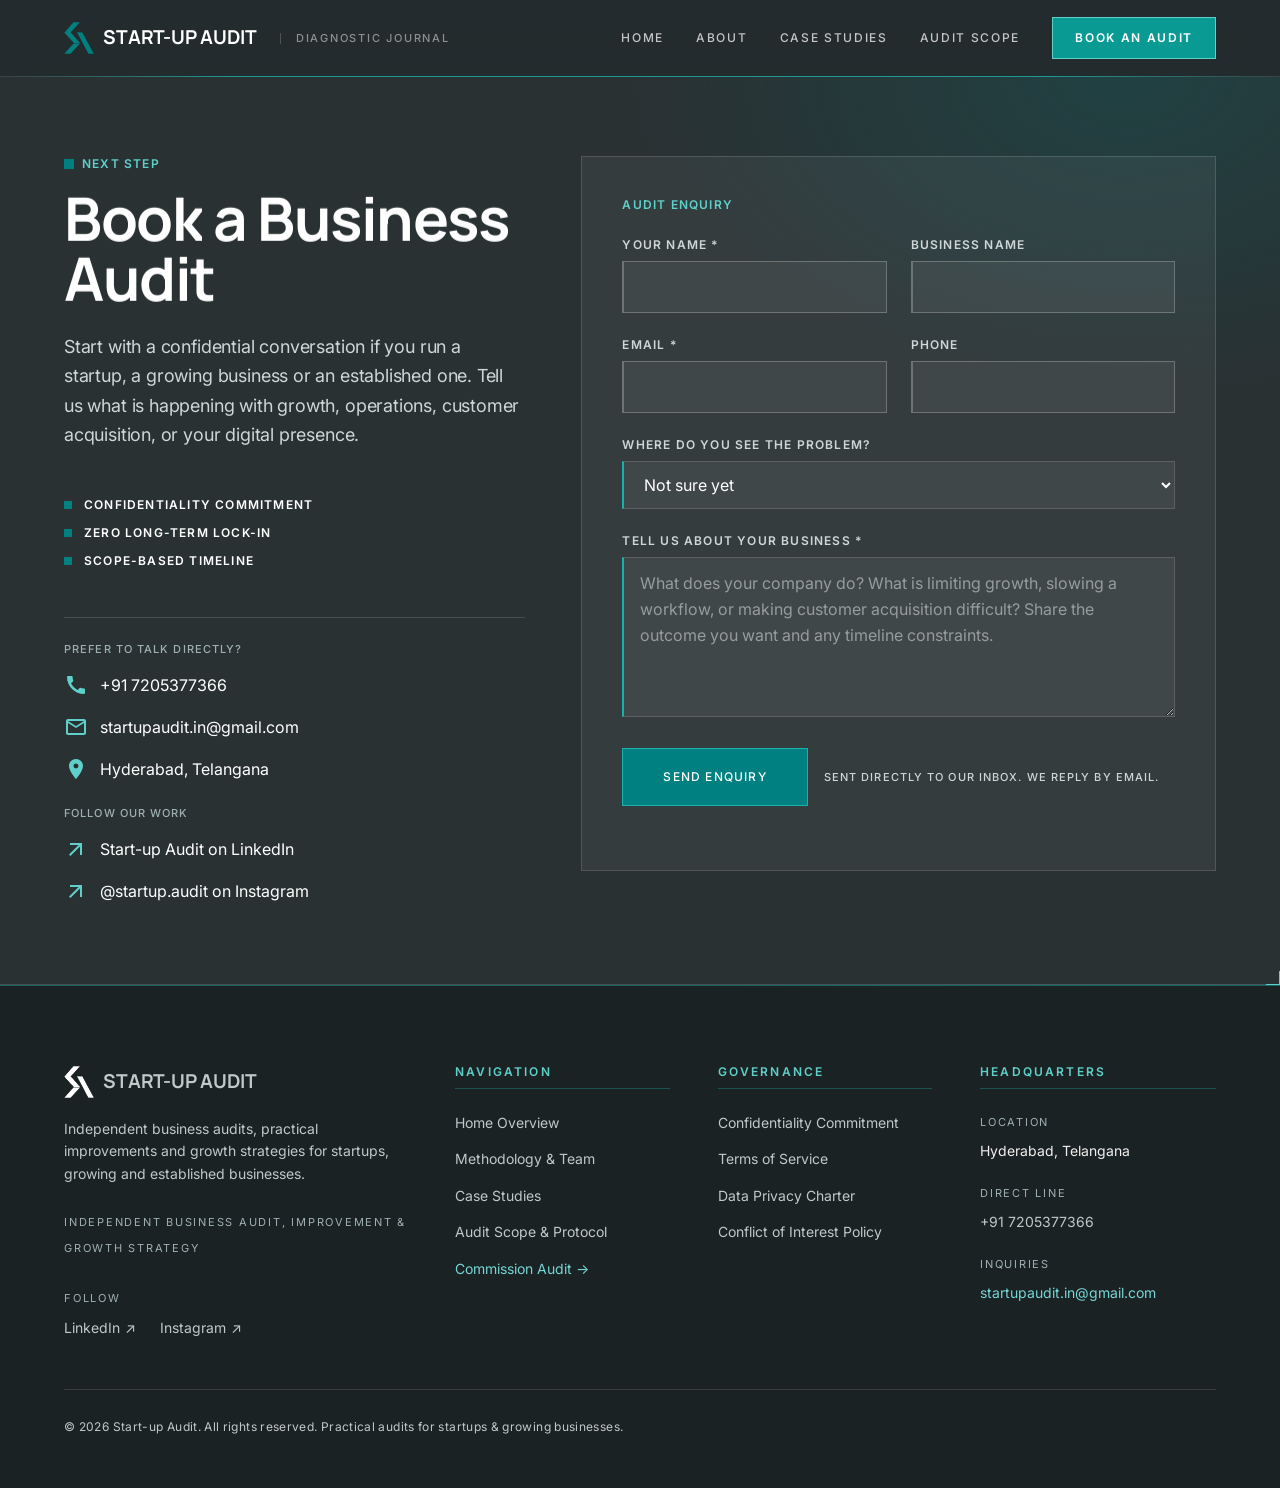
<file: book-an-audit.html>
<!DOCTYPE html>
<html lang="en-IN">
<head>
<meta charset="utf-8">
<meta name="viewport" content="width=device-width, initial-scale=1.0">
<link href="https://fonts.googleapis.com" rel="preconnect">
<link crossorigin="" href="https://fonts.gstatic.com" rel="preconnect">
<link href="https://fonts.googleapis.com/css2?family=Inter:wght@300;400;500;600;700&amp;family=Manrope:wght@500;600;700;800&amp;display=swap" rel="stylesheet">
<title>Book a Business Audit in Hyderabad | Start-up Audit</title>
<meta name="description" content="Talk to Start-up Audit about stalled growth, workflow bottlenecks or customer acquisition. Request an audit for your startup or growing business.">
<meta name="robots" content="index, follow, max-image-preview:large">
<link rel="canonical" href="https://startup-audit.pages.dev/book-an-audit.html">
<meta name="author" content="Bhola, Start-up Audit">
<meta name="theme-color" content="#008080">
<meta property="og:title" content="Book a Business Audit in Hyderabad | Start-up Audit">
<meta property="og:description" content="Talk to Start-up Audit about stalled growth, workflow bottlenecks or customer acquisition. Request an audit for your startup or growing business.">
<meta property="og:url" content="https://startup-audit.pages.dev/book-an-audit.html">
<meta property="og:image" content="https://startup-audit.pages.dev/assets/img/social-share.png?v=2">
<meta property="og:image:width" content="1200">
<meta property="og:image:height" content="630">
<meta property="og:image:alt" content="Start-up Audit — Independent Business Audit">
<meta property="og:type" content="website">
<meta property="og:site_name" content="Start-up Audit">
<meta property="og:locale" content="en_IN">
<meta name="twitter:card" content="summary_large_image">
<meta name="twitter:title" content="Book a Business Audit in Hyderabad | Start-up Audit">
<meta name="twitter:description" content="Talk to Start-up Audit about stalled growth, workflow bottlenecks or customer acquisition. Request an audit for your startup or growing business.">
<meta name="twitter:image" content="https://startup-audit.pages.dev/assets/img/social-share.png?v=2">
<link rel="icon" type="image/png" sizes="48x48" href="assets/img/favicon-48.png">
<link rel="icon" type="image/png" sizes="192x192" href="assets/img/favicon-192.png">
<link rel="apple-touch-icon" href="assets/img/apple-touch-icon.png">
<script>document.documentElement.classList.add('js');</script>
<link rel="stylesheet" href="assets/css/home.css">
<link rel="stylesheet" href="assets/css/site.css">
<link rel="stylesheet" href="assets/css/hudnav.css">
<link rel="stylesheet" href="assets/css/hudsite.css">
<script src="assets/js/site.js" defer></script>
<script type="application/ld+json">
{
  "@context": "https://schema.org",
  "@type": "ContactPage",
  "@id": "https://startup-audit.pages.dev/book-an-audit.html#webpage",
  "url": "https://startup-audit.pages.dev/book-an-audit.html",
  "name": "Book a Business Audit",
  "isPartOf": {
    "@id": "https://startup-audit.pages.dev/#website"
  },
  "about": {
    "@id": "https://startup-audit.pages.dev/#organization"
  }
}
</script>
<script type="application/ld+json">
{
  "@context": "https://schema.org",
  "@type": "BreadcrumbList",
  "itemListElement": [
    {
      "@type": "ListItem",
      "position": 1,
      "name": "Home",
      "item": "https://startup-audit.pages.dev/"
    },
    {
      "@type": "ListItem",
      "position": 2,
      "name": "Book an Audit",
      "item": "https://startup-audit.pages.dev/book-an-audit.html"
    }
  ]
}
</script>
</head>
<body class="bg-surface-container-lowest font-body-md text-body-md text-on-surface antialiased" data-page="book-an-audit" data-hud="site">
<a class="sa-skip" href="#main">Skip to content</a>
<header class="sa-header" data-header>
<div class="sa-header__bar">
<a class="sa-brand" href="index.html" aria-label="Start-up Audit — home"><img src="assets/img/logo-teal.png" alt="" width="30" height="32"><span>START-UP AUDIT</span></a>
<span class="sa-tag">Diagnostic Journal</span>
<nav class="sa-nav" aria-label="Primary"><a href="index.html">Home</a><a href="about.html">About</a><a href="case-studies.html">Case Studies</a><a href="audit-scope.html">Audit Scope</a></nav>
<a class="sa-cta" href="book-an-audit.html" aria-current="page">Book an Audit</a>
<button class="sa-burger" type="button" aria-expanded="false" aria-controls="sa-mobile" aria-label="Open menu"><span class="sa-burger__bars" aria-hidden="true"><i></i><i></i><i></i></span></button>
</div>
<nav id="sa-mobile" class="sa-mobile" aria-label="Mobile" hidden>
<a href="index.html">Home</a><a href="about.html">About</a><a href="case-studies.html">Case Studies</a><a href="audit-scope.html">Audit Scope</a>
<a class="sa-mobile__cta" href="book-an-audit.html" aria-current="page">Book an Audit</a>
</nav>
</header>
<main id="main" class="w-full pt-[76px] bg-surface-container-lowest min-h-screen">
<section class="w-full bg-surface-container-lowest border-b border-outline-variant/40">
<div class="max-w-[1440px] mx-auto px-margin-compact md:px-margin pt-space-xl pb-space-xl">
<div class="grid grid-cols-12 gap-gutter">
<div class="col-span-12 lg:col-span-5">
<div class="flex items-center gap-space-xs mb-space-sm"><span class="w-2.5 h-2.5 bg-primary inline-block"></span><span class="font-label-md text-label-md uppercase tracking-widest text-primary font-semibold">NEXT STEP</span></div>
<h1 data-text-reveal data-hero class="font-display-lg text-[32px] sm:text-4xl md:text-5xl lg:text-display-lg text-on-surface tracking-tight leading-none mb-space-md">Book a Business Audit</h1>
<p class="font-body-lg text-body-lg text-on-surface-variant leading-relaxed mb-space-lg">Start with a confidential conversation if you run a startup, a growing business or an established one. Tell us what is happening with growth, operations, customer acquisition, or your digital presence.</p>
<ul class="space-y-3 mb-space-lg font-label-md text-label-md uppercase tracking-widest text-on-surface font-semibold">
<li class="flex items-center gap-3"><span class="w-2 h-2 bg-primary inline-block"></span>Confidentiality Commitment</li>
<li class="flex items-center gap-3"><span class="w-2 h-2 bg-primary inline-block"></span>Zero Long-Term Lock-in</li>
<li class="flex items-center gap-3"><span class="w-2 h-2 bg-primary inline-block"></span>Scope-Based Timeline</li>
</ul>
<div class="border-t border-outline-variant/60 pt-space-md space-y-space-sm">
<div class="font-label-sm text-label-sm uppercase tracking-widest text-outline">PREFER TO TALK DIRECTLY?</div>
<a class="flex items-center gap-3 text-on-surface hover:text-primary transition-colors font-body-md text-body-md" href="tel:+917205377366"><span class="sa-ico text-[20px] text-primary"><svg stroke="currentColor" fill="currentColor" stroke-width="0" viewBox="0 0 24 24" aria-hidden="true" focusable="false" height="1em" width="1em" xmlns="http://www.w3.org/2000/svg"><path fill="none" d="M0 0h24v24H0z"></path><path d="M20.01 15.38c-1.23 0-2.42-.2-3.53-.56a.98.98 0 0 0-1.01.24l-1.57 1.97c-2.83-1.35-5.48-3.9-6.89-6.83l1.95-1.66c.27-.28.35-.67.24-1.02-.37-1.11-.56-2.3-.56-3.53 0-.54-.45-.99-.99-.99H4.19C3.65 3 3 3.24 3 3.99 3 13.28 10.73 21 20.01 21c.71 0 .99-.63.99-1.18v-3.45c0-.54-.45-.99-.99-.99"></path></svg></span><span>+91 7205377366</span></a>
<a class="flex items-center gap-3 text-on-surface hover:text-primary transition-colors font-body-md text-body-md break-all" href="mailto:startupaudit.in@gmail.com"><span class="sa-ico text-[20px] text-primary"><svg stroke="currentColor" fill="currentColor" stroke-width="0" viewBox="0 0 24 24" aria-hidden="true" focusable="false" height="1em" width="1em" xmlns="http://www.w3.org/2000/svg"><path fill="none" d="M0 0h24v24H0z"></path><path d="M20 4H4c-1.1 0-1.99.9-1.99 2L2 18c0 1.1.9 2 2 2h16c1.1 0 2-.9 2-2V6c0-1.1-.9-2-2-2m0 14H4V8l8 5 8-5zm-8-7L4 6h16z"></path></svg></span><span>startupaudit.in@gmail.com</span></a>
<div class="flex items-center gap-3 text-on-surface font-body-md text-body-md"><span class="sa-ico text-[20px] text-primary"><svg stroke="currentColor" fill="currentColor" stroke-width="0" viewBox="0 0 24 24" aria-hidden="true" focusable="false" height="1em" width="1em" xmlns="http://www.w3.org/2000/svg"><path fill="none" d="M0 0h24v24H0z"></path><path d="M12 2C8.13 2 5 5.13 5 9c0 5.25 7 13 7 13s7-7.75 7-13c0-3.87-3.13-7-7-7m0 9.5a2.5 2.5 0 0 1 0-5 2.5 2.5 0 0 1 0 5"></path></svg></span><span>Hyderabad, Telangana</span></div>
<div class="font-label-sm text-label-sm uppercase tracking-widest text-outline pt-space-xs">FOLLOW OUR WORK</div>
<a class="flex items-center gap-3 text-on-surface hover:text-primary transition-colors font-body-md text-body-md" href="https://www.linkedin.com/company/145429270/" target="_blank" rel="noopener noreferrer"><span class="sa-ico text-[20px] text-primary"><svg stroke="currentColor" fill="currentColor" stroke-width="0" viewBox="0 0 24 24" aria-hidden="true" focusable="false" height="1em" width="1em" xmlns="http://www.w3.org/2000/svg"><path d="M6 6v2h8.59L5 17.59 6.41 19 16 9.41V18h2V6z"></path></svg></span><span>Start-up Audit on LinkedIn</span></a>
<a class="flex items-center gap-3 text-on-surface hover:text-primary transition-colors font-body-md text-body-md" href="https://www.instagram.com/startup.audit/" target="_blank" rel="noopener noreferrer"><span class="sa-ico text-[20px] text-primary"><svg stroke="currentColor" fill="currentColor" stroke-width="0" viewBox="0 0 24 24" aria-hidden="true" focusable="false" height="1em" width="1em" xmlns="http://www.w3.org/2000/svg"><path d="M6 6v2h8.59L5 17.59 6.41 19 16 9.41V18h2V6z"></path></svg></span><span>@startup.audit on Instagram</span></a>
</div>
</div>
<div class="col-span-12 lg:col-span-7 lg:pl-space-md">
<form id="enquiry-form" class="bg-[#E5E4E2] border border-outline-variant/60 p-6 md:p-10 space-y-6" action="https://api.web3forms.com/submit" method="post" data-enquiry>
<input type="checkbox" name="botcheck" tabindex="-1" autocomplete="off" style="display:none" aria-hidden="true">
<div class="font-label-md text-label-md uppercase tracking-widest text-primary font-semibold">AUDIT ENQUIRY</div>
<div class="grid grid-cols-1 md:grid-cols-2 gap-6">
<div><label class="block font-label-md text-label-md uppercase tracking-widest text-on-surface-variant font-semibold mb-2" for="f-name">Your name *</label><input class="w-full bg-surface-container-lowest border border-outline px-4 py-3 font-body-md text-body-md text-on-surface placeholder:text-on-surface-variant/60 focus:outline-none focus:border-primary focus:ring-2 focus:ring-primary/30 transition" id="f-name" name="name" type="text" autocomplete="name" required></div>
<div><label class="block font-label-md text-label-md uppercase tracking-widest text-on-surface-variant font-semibold mb-2" for="f-business">Business name</label><input class="w-full bg-surface-container-lowest border border-outline px-4 py-3 font-body-md text-body-md text-on-surface placeholder:text-on-surface-variant/60 focus:outline-none focus:border-primary focus:ring-2 focus:ring-primary/30 transition" id="f-business" name="business" type="text" autocomplete="organization"></div>
<div><label class="block font-label-md text-label-md uppercase tracking-widest text-on-surface-variant font-semibold mb-2" for="f-email">Email *</label><input class="w-full bg-surface-container-lowest border border-outline px-4 py-3 font-body-md text-body-md text-on-surface placeholder:text-on-surface-variant/60 focus:outline-none focus:border-primary focus:ring-2 focus:ring-primary/30 transition" id="f-email" name="email" type="email" autocomplete="email" required></div>
<div><label class="block font-label-md text-label-md uppercase tracking-widest text-on-surface-variant font-semibold mb-2" for="f-phone">Phone</label><input class="w-full bg-surface-container-lowest border border-outline px-4 py-3 font-body-md text-body-md text-on-surface placeholder:text-on-surface-variant/60 focus:outline-none focus:border-primary focus:ring-2 focus:ring-primary/30 transition" id="f-phone" name="phone" type="tel" autocomplete="tel"></div>
</div>
<div><label class="block font-label-md text-label-md uppercase tracking-widest text-on-surface-variant font-semibold mb-2" for="f-area">Where do you see the problem?</label>
<select class="w-full bg-surface-container-lowest border border-outline px-4 py-3 font-body-md text-body-md text-on-surface placeholder:text-on-surface-variant/60 focus:outline-none focus:border-primary focus:ring-2 focus:ring-primary/30 transition" id="f-area" name="area"><option value="">Not sure yet</option><option value="brand-digital-presence">Brand &amp; Digital Presence Audit</option><option value="business-model-financial-review">Business Model &amp; Financial Review</option><option value="operational-workflow-audit">Operational &amp; Workflow Audit</option><option value="customer-experience-audit">Customer Experience Audit</option><option value="marketing-customer-retention">Digital Marketing Audit &amp; Customer Acquisition</option><option value="growth-business-strategy">Growth &amp; Business Strategy</option></select></div>
<div><label class="block font-label-md text-label-md uppercase tracking-widest text-on-surface-variant font-semibold mb-2" for="f-message">Tell us about your business *</label>
<textarea class="w-full bg-surface-container-lowest border border-outline px-4 py-3 font-body-md text-body-md text-on-surface placeholder:text-on-surface-variant/60 focus:outline-none focus:border-primary focus:ring-2 focus:ring-primary/30 transition min-h-[160px]" id="f-message" name="message" required placeholder="What does your company do? What is limiting growth, slowing a workflow, or making customer acquisition difficult? Share the outcome you want and any timeline constraints."></textarea></div>
<div class="flex flex-wrap items-center gap-4">
<button class="inline-flex items-center justify-center bg-primary hover:bg-on-surface text-on-primary font-label-md text-label-md uppercase tracking-widest px-10 py-5 transition-colors cursor-pointer" type="submit">Send Enquiry</button>
<span class="font-label-sm text-label-sm uppercase tracking-widest text-on-surface-variant">Sent directly to our inbox. We reply by email.</span>
</div>
<p id="form-status" class="font-body-sm text-body-sm text-on-surface" role="status" aria-live="polite"></p>
</form>
</div>
</div>
</div>
</section>
</main>
<footer class="sa-footer">
<div class="sa-footer__inner">
<div class="sa-footer__grid">
<div class="sa-footer__brand">
<a class="sa-footer__logo" href="index.html" aria-label="Start-up Audit — home"><img src="assets/img/logo.png" alt="" width="36" height="32"><span>START-UP AUDIT</span></a>
<p>Independent business audits, practical improvements and growth strategies for startups, growing and established businesses.</p>
<div class="sa-footer__label">Independent Business Audit, Improvement &amp; Growth Strategy</div>
<div class="sa-footer__follow"><span class="sa-footer__label">Follow</span><ul class="sa-footer__social"><li><a href="https://www.linkedin.com/company/145429270/" target="_blank" rel="noopener noreferrer" aria-label="Start-up Audit on LinkedIn (opens in a new tab)">LinkedIn <span aria-hidden="true">↗</span></a></li><li><a href="https://www.instagram.com/startup.audit/" target="_blank" rel="noopener noreferrer" aria-label="Start-up Audit on Instagram (opens in a new tab)">Instagram <span aria-hidden="true">↗</span></a></li></ul></div>
</div>
<div>
<h2 class="sa-footer__h">Navigation</h2>
<ul>
<li><a href="index.html">Home Overview</a></li>
<li><a href="about.html">Methodology &amp; Team</a></li>
<li><a href="case-studies.html">Case Studies</a></li>
<li><a href="audit-scope.html">Audit Scope &amp; Protocol</a></li>
<li><a class="sa-footer__accent" href="book-an-audit.html">Commission Audit →</a></li>
</ul>
</div>
<div>
<h2 class="sa-footer__h">Governance</h2>
<ul>
<li><a href="policies.html#confidentiality">Confidentiality Commitment</a></li>
<li><a href="policies.html#terms">Terms of Service</a></li>
<li><a href="policies.html#privacy">Data Privacy Charter</a></li>
<li><a href="policies.html#conflict-of-interest">Conflict of Interest Policy</a></li>
</ul>
</div>
<div>
<h2 class="sa-footer__h">Headquarters</h2>
<address>
<div><span class="sa-footer__label">Location</span><span>Hyderabad, Telangana</span></div>
<div><span class="sa-footer__label">Direct Line</span><a href="tel:+917205377366">+91 7205377366</a></div>
<div><span class="sa-footer__label">Inquiries</span><a class="sa-footer__accent" href="mailto:startupaudit.in@gmail.com">startupaudit.in@gmail.com</a></div>
</address>
</div>
</div>
<div class="sa-footer__base">
<div>© <span data-year>2026</span> Start-up Audit. All rights reserved. Practical audits for startups &amp; growing businesses.</div>
</div>
</div>
</footer>
</body>
</html>
</file>
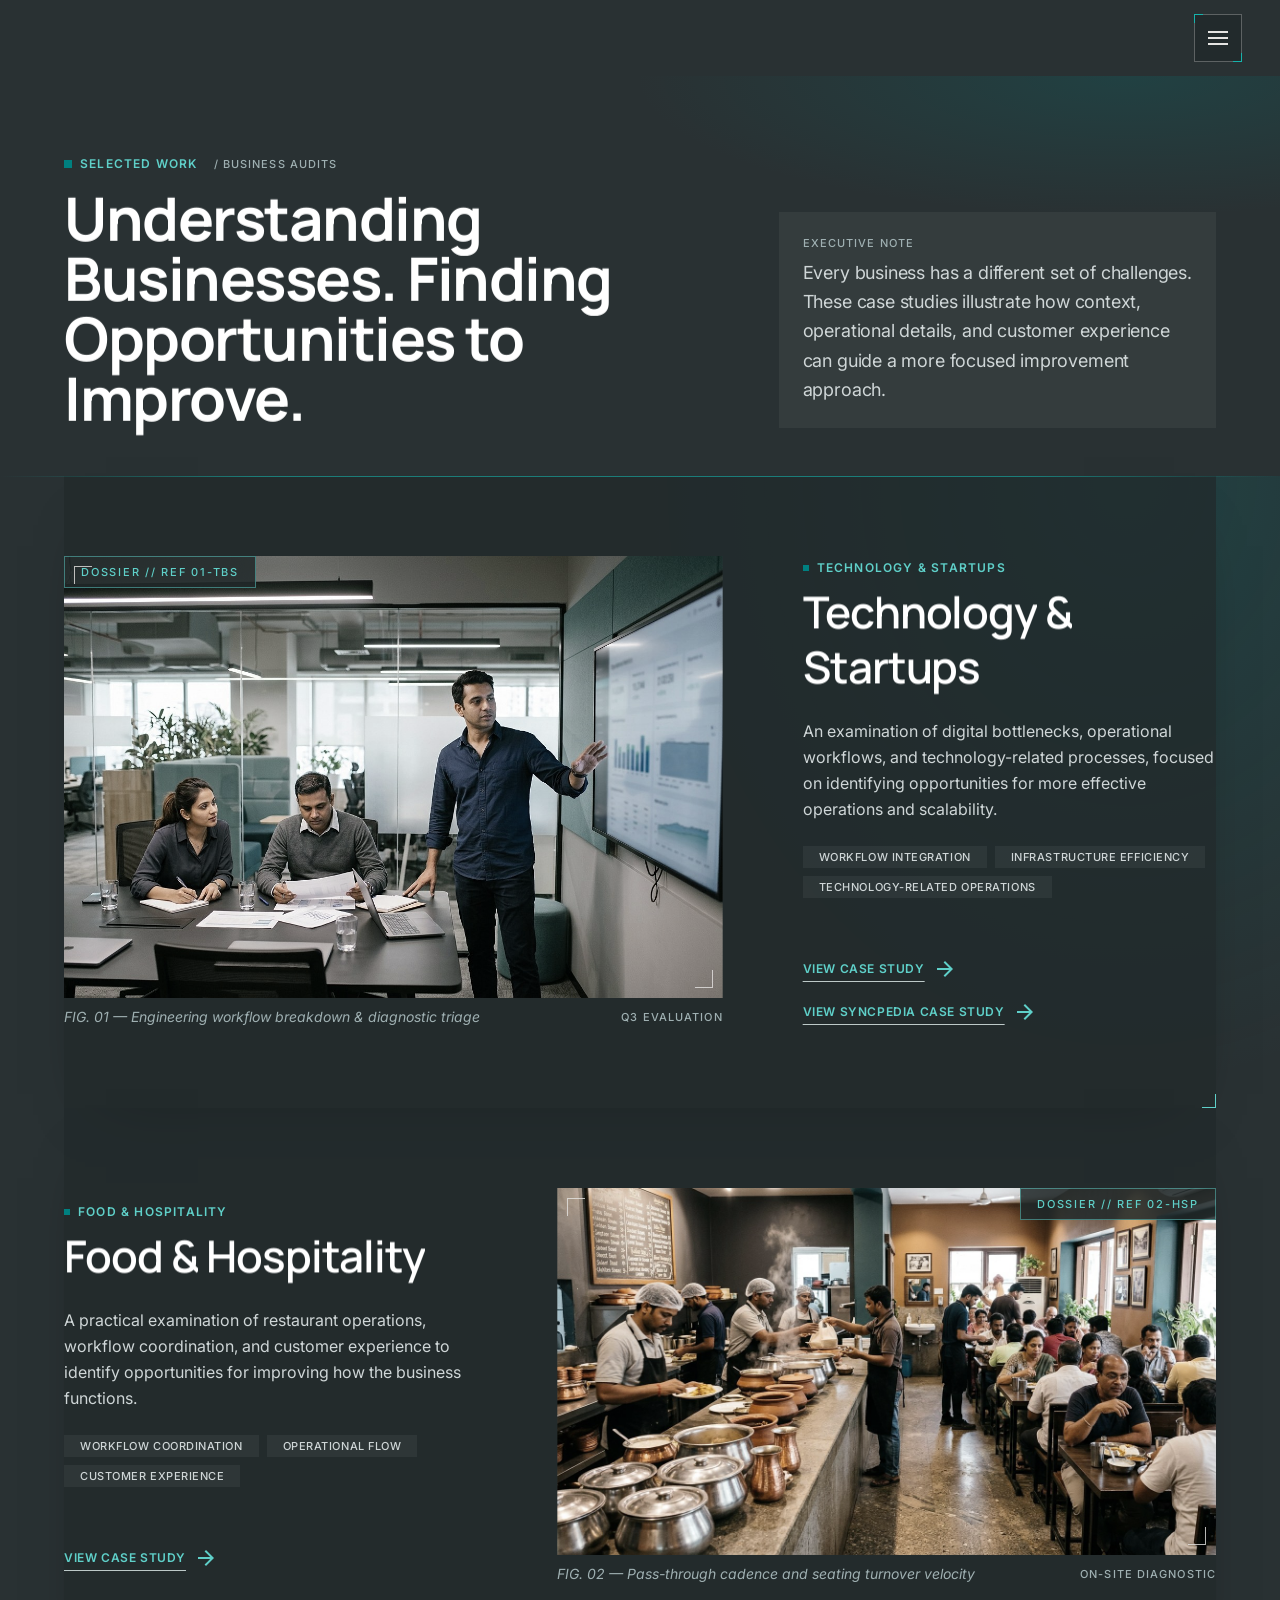
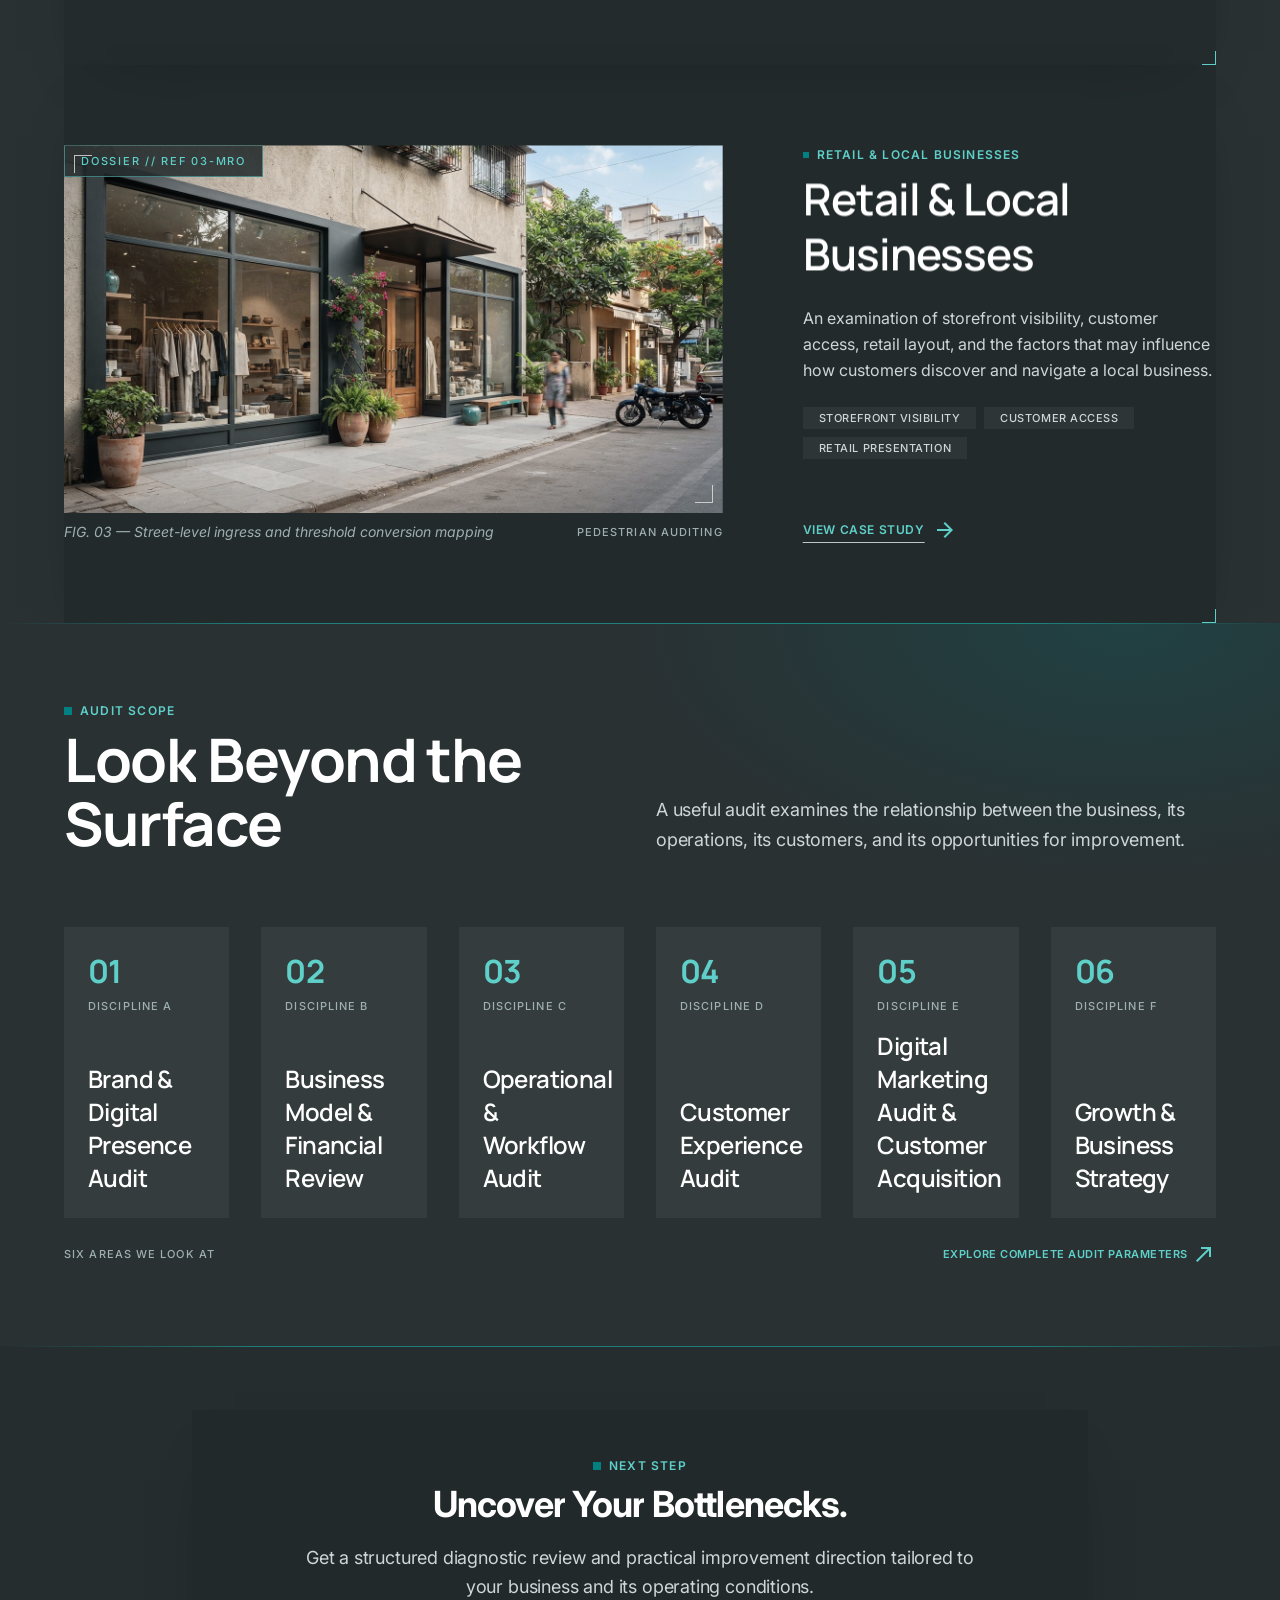
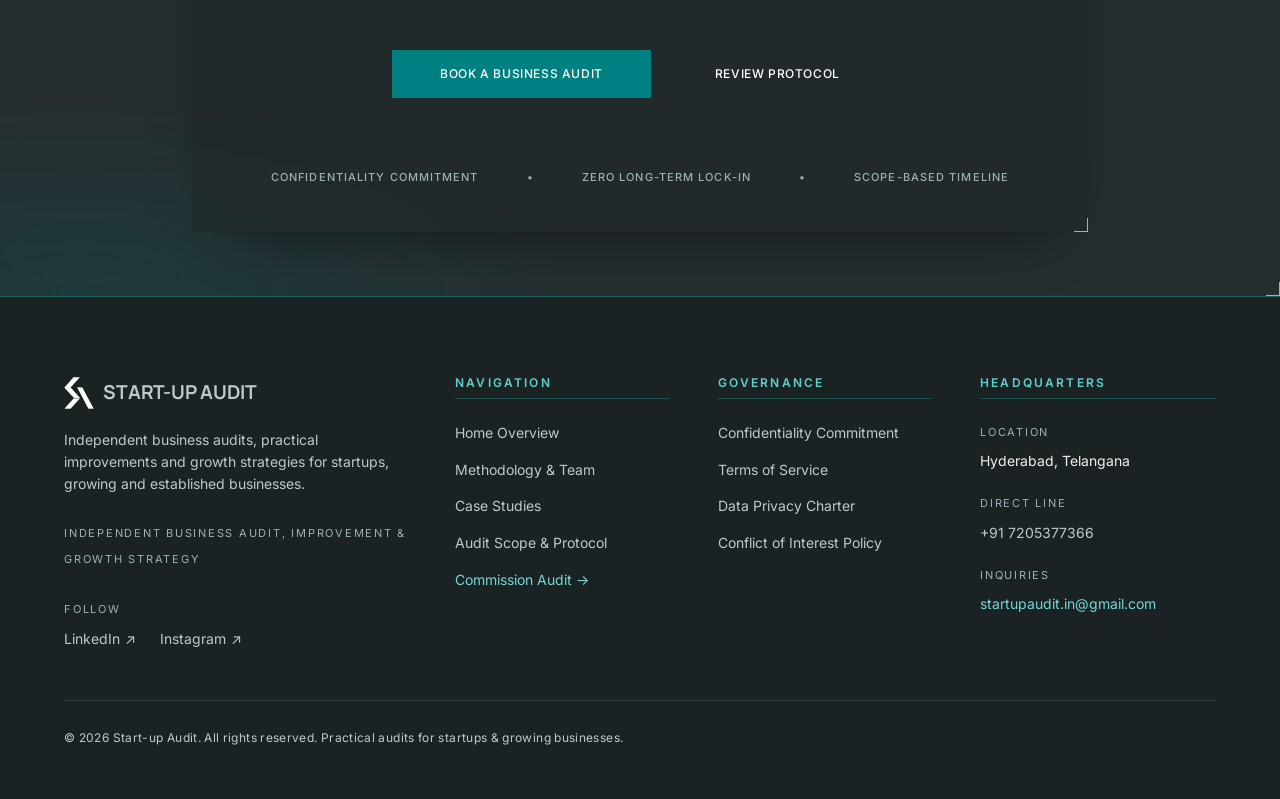
<file: case-studies.html>
<!DOCTYPE html>
<html lang="en-IN">
<head>
<meta charset="utf-8">
<meta name="viewport" content="width=device-width, initial-scale=1.0">
<link href="https://fonts.googleapis.com" rel="preconnect">
<link crossorigin="" href="https://fonts.gstatic.com" rel="preconnect">
<link href="https://fonts.googleapis.com/css2?family=Inter:wght@300;400;500;600;700&amp;family=Manrope:wght@500;600;700;800&amp;display=swap" rel="stylesheet">
<title>Business Audit &amp; Growth Case Studies | Start-up Audit</title>
<meta name="description" content="Real business audit and growth strategy examples across technology, food and hospitality, and retail: the problems found and the strategies proposed.">
<meta name="robots" content="index, follow, max-image-preview:large">
<link rel="canonical" href="https://startup-audit.pages.dev/case-studies.html">
<meta name="author" content="Bhola, Start-up Audit">
<meta name="theme-color" content="#008080">
<meta property="og:title" content="Business Audit &amp; Growth Case Studies | Start-up Audit">
<meta property="og:description" content="Real business audit and growth strategy examples across technology, food and hospitality, and retail: the problems found and the strategies proposed.">
<meta property="og:url" content="https://startup-audit.pages.dev/case-studies.html">
<meta property="og:image" content="https://startup-audit.pages.dev/assets/img/social-share.png?v=2">
<meta property="og:image:width" content="1200">
<meta property="og:image:height" content="630">
<meta property="og:image:alt" content="Start-up Audit — Independent Business Audit">
<meta property="og:type" content="website">
<meta property="og:site_name" content="Start-up Audit">
<meta property="og:locale" content="en_IN">
<meta name="twitter:card" content="summary_large_image">
<meta name="twitter:title" content="Business Audit &amp; Growth Case Studies | Start-up Audit">
<meta name="twitter:description" content="Real business audit and growth strategy examples across technology, food and hospitality, and retail: the problems found and the strategies proposed.">
<meta name="twitter:image" content="https://startup-audit.pages.dev/assets/img/social-share.png?v=2">
<link rel="icon" type="image/png" sizes="48x48" href="assets/img/favicon-48.png">
<link rel="icon" type="image/png" sizes="192x192" href="assets/img/favicon-192.png">
<link rel="apple-touch-icon" href="assets/img/apple-touch-icon.png">
<script>document.documentElement.classList.add('js');</script>
<link rel="stylesheet" href="assets/css/case.css">
<link rel="stylesheet" href="assets/css/site.css">
<link rel="stylesheet" href="assets/css/hudnav.css">
<link rel="stylesheet" href="assets/css/hudsite.css">
<script src="assets/js/site.js" defer></script>
<script type="application/ld+json">
{
  "@context": "https://schema.org",
  "@type": "BreadcrumbList",
  "itemListElement": [
    {
      "@type": "ListItem",
      "position": 1,
      "name": "Home",
      "item": "https://startup-audit.pages.dev/"
    },
    {
      "@type": "ListItem",
      "position": 2,
      "name": "Case Studies",
      "item": "https://startup-audit.pages.dev/case-studies.html"
    }
  ]
}
</script>
</head>
<body class="bg-surface-container-lowest font-body-md text-body-md text-on-surface antialiased" data-page="case-studies" data-hud="site">
<a class="sa-skip" href="#main">Skip to content</a>
<header class="sa-header" data-header>
<div class="sa-header__bar">
<a class="sa-brand" href="index.html" aria-label="Start-up Audit — home"><img src="assets/img/logo-teal.png" alt="" width="30" height="32"><span>START-UP AUDIT</span></a>
<span class="sa-tag">Diagnostic Journal</span>
<nav class="sa-nav" aria-label="Primary"><a href="index.html">Home</a><a href="about.html">About</a><a href="case-studies.html" aria-current="page">Case Studies</a><a href="audit-scope.html">Audit Scope</a></nav>
<a class="sa-cta" href="book-an-audit.html">Book an Audit</a>
<button class="sa-burger" type="button" aria-expanded="false" aria-controls="sa-mobile" aria-label="Open menu"><span class="sa-burger__bars" aria-hidden="true"><i></i><i></i><i></i></span></button>
</div>
<nav id="sa-mobile" class="sa-mobile" aria-label="Mobile" hidden>
<a href="index.html">Home</a><a href="about.html">About</a><a href="case-studies.html" aria-current="page">Case Studies</a><a href="audit-scope.html">Audit Scope</a>
<a class="sa-mobile__cta" href="book-an-audit.html">Book an Audit</a>
</nav>
</header>
<main id="main" class="w-full pt-[76px] bg-surface-container-lowest">
<div class="flex flex-col w-full">
<!-- SECTION B: CASE-STUDY INTRODUCTION -->
<section class="sa-case-intro w-full bg-surface-container-lowest">
<div class="max-w-[1440px] mx-auto px-margin pt-space-xl pb-space-lg">
<div class="grid grid-cols-12 gap-gutter items-end">
<div class="col-span-12 lg:col-span-7">
<div class="flex items-center gap-space-xs mb-space-sm">
<span class="w-2 h-2 bg-primary-container inline-block"></span>
<span class="font-label-md text-label-md uppercase tracking-widest text-primary-container font-semibold">SELECTED WORK</span>
<span class="text-outline-variant font-label-sm text-label-sm ml-space-xs">/ BUSINESS AUDITS</span>
</div>
<h1 data-text-reveal data-hero class="font-display-lg text-[32px] sm:text-5xl lg:text-display-lg text-on-surface tracking-tight leading-none">
            Understanding Businesses. Finding Opportunities to Improve.
          </h1>
</div>
<div class="col-span-12 lg:col-span-5 lg:pl-space-md">
<div class="bg-surface-container-low p-space-md">
<div class="font-label-sm text-label-sm uppercase tracking-widest text-secondary mb-space-xs">Executive Note</div>
<p class="font-body-lg text-body-lg text-on-surface-variant leading-relaxed">
              Every business has a different set of challenges. These case studies illustrate how context, operational details, and customer experience can guide a more focused improvement approach.
            </p>
</div>
</div>
</div>
</div>
</section>
<!-- SECTION C: FEATURED PROJECTS -->
<section class="sa-case-list w-full bg-surface-container-lowest">
<div class="max-w-[1440px] mx-auto px-margin">
<!-- CASE 01 — TECHNOLOGY BUSINESS STRATEGY -->
<article id="technology-business-strategy" class="py-10 lg:py-space-xl bg-surface-container-lowest scroll-mt-24">
<div class="grid grid-cols-12 gap-gutter items-center">
<div class="col-span-12 lg:col-span-7">
<div class="relative overflow-hidden bg-surface-container" data-img-reveal>
<img src="assets/img/cs-meeting.jpg" alt="A team member presenting a dashboard on a wall screen to two colleagues seated at a table in a glass-walled office." loading="lazy" decoding="async" class="w-full h-[240px] sm:h-[380px] lg:h-[520px] object-cover grayscale-[35%] hover:grayscale-0 transition-all duration-700">
<div class="absolute top-0 left-0 bg-inverse-surface text-inverse-on-surface px-space-sm py-space-xs font-label-sm text-label-sm tracking-widest uppercase">
                DOSSIER // REF 01-TBS
              </div>
</div>
<div class="mt-space-xs flex justify-between items-center text-secondary">
<span class="font-body-sm text-body-sm italic">FIG. 01 — Engineering workflow breakdown &amp; diagnostic triage</span>
<span class="font-label-sm text-label-sm tracking-widest uppercase text-outline">Q3 Evaluation</span>
</div>
</div>
<div class="col-span-12 lg:col-span-5 lg:pl-space-lg flex flex-col justify-center">
<div class="flex items-center gap-space-xs mb-space-xs">
<span class="w-1.5 h-1.5 bg-primary-container inline-block"></span>
<span class="font-label-md text-label-md uppercase tracking-widest text-primary-container font-semibold">Technology &amp; Startups</span>
</div>
<h2 data-text-reveal class="font-headline-xl text-[28px] leading-tight md:text-headline-xl text-on-surface font-semibold mb-space-md tracking-tight">
              Technology &amp; Startups
            </h2>
<p class="font-body-md text-body-md text-on-surface-variant leading-relaxed mb-space-md">
              An examination of digital bottlenecks, operational workflows, and technology-related processes, focused on identifying opportunities for more effective operations and scalability.
            </p>
<div class="flex flex-wrap gap-space-xs mb-space-lg">
<span class="px-space-sm py-1 bg-surface-container font-label-sm text-label-sm uppercase tracking-wider text-on-surface-variant">Workflow Integration</span>
<span class="px-space-sm py-1 bg-surface-container font-label-sm text-label-sm uppercase tracking-wider text-on-surface-variant">Infrastructure Efficiency</span>
<span class="px-space-sm py-1 bg-surface-container font-label-sm text-label-sm uppercase tracking-wider text-on-surface-variant">Technology-Related Operations</span>
</div>
<div class="pt-space-xs">
<a class="inline-flex items-center gap-space-xs text-primary hover:text-primary-container font-label-md text-label-md uppercase tracking-wider font-semibold group" href="case-study-technology-business-strategy.html">
<span class="underline underline-offset-8 decoration-outline-variant group-hover:decoration-primary">View Case Study</span>
<span class="sa-ico text-base transition-transform group-hover:translate-x-1"><svg stroke="currentColor" fill="currentColor" stroke-width="0" viewBox="0 0 24 24" aria-hidden="true" focusable="false" height="1em" width="1em" xmlns="http://www.w3.org/2000/svg"><path fill="none" d="M0 0h24v24H0z"></path><path d="m12 4-1.41 1.41L16.17 11H4v2h12.17l-5.58 5.59L12 20l8-8z"></path></svg></span>
</a>
</div>
<div class="pt-space-sm">
<a class="inline-flex items-center gap-space-xs text-primary hover:text-primary-container font-label-md text-label-md uppercase tracking-wider font-semibold group" href="case-study-syncpedia.html">
<span class="underline underline-offset-8 decoration-outline-variant group-hover:decoration-primary">View Syncpedia Case Study</span>
<span class="sa-ico text-base transition-transform group-hover:translate-x-1"><svg stroke="currentColor" fill="currentColor" stroke-width="0" viewBox="0 0 24 24" aria-hidden="true" focusable="false" height="1em" width="1em" xmlns="http://www.w3.org/2000/svg"><path fill="none" d="M0 0h24v24H0z"></path><path d="m12 4-1.41 1.41L16.17 11H4v2h12.17l-5.58 5.59L12 20l8-8z"></path></svg></span>
</a>
</div>
</div>
</div>
</article>
<!-- CASE 02 — HOSPITALITY OPERATIONS -->
<article id="restaurant-upgrade" class="py-10 lg:py-space-xl bg-surface-container-lowest scroll-mt-24">
<div class="grid grid-cols-12 gap-gutter items-center">
<div class="col-span-12 lg:col-span-5 lg:pr-space-lg order-2 lg:order-1 flex flex-col justify-center">
<div class="flex items-center gap-space-xs mb-space-xs">
<span class="w-1.5 h-1.5 bg-primary-container inline-block"></span>
<span class="font-label-md text-label-md uppercase tracking-widest text-primary-container font-semibold">Food &amp; Hospitality</span>
</div>
<h2 data-text-reveal class="font-headline-xl text-[28px] leading-tight md:text-headline-xl text-on-surface font-semibold mb-space-md tracking-tight">
              Food &amp; Hospitality
            </h2>
<p class="font-body-md text-body-md text-on-surface-variant leading-relaxed mb-space-md">
              A practical examination of restaurant operations, workflow coordination, and customer experience to identify opportunities for improving how the business functions.
            </p>
<div class="flex flex-wrap gap-space-xs mb-space-lg">
<span class="px-space-sm py-1 bg-surface-container font-label-sm text-label-sm uppercase tracking-wider text-on-surface-variant">Workflow Coordination</span>
<span class="px-space-sm py-1 bg-surface-container font-label-sm text-label-sm uppercase tracking-wider text-on-surface-variant">Operational Flow</span>
<span class="px-space-sm py-1 bg-surface-container font-label-sm text-label-sm uppercase tracking-wider text-on-surface-variant">Customer Experience</span>
</div>
<div class="pt-space-xs">
<a class="inline-flex items-center gap-space-xs text-primary hover:text-primary-container font-label-md text-label-md uppercase tracking-wider font-semibold group" href="case-study-restaurant-upgrade.html">
<span class="underline underline-offset-8 decoration-outline-variant group-hover:decoration-primary">View Case Study</span>
<span class="sa-ico text-base transition-transform group-hover:translate-x-1"><svg stroke="currentColor" fill="currentColor" stroke-width="0" viewBox="0 0 24 24" aria-hidden="true" focusable="false" height="1em" width="1em" xmlns="http://www.w3.org/2000/svg"><path fill="none" d="M0 0h24v24H0z"></path><path d="m12 4-1.41 1.41L16.17 11H4v2h12.17l-5.58 5.59L12 20l8-8z"></path></svg></span>
</a>
</div>
</div>
<div class="col-span-12 lg:col-span-7 order-1 lg:order-2">
<div class="relative overflow-hidden bg-surface-container" data-img-reveal>
<img src="assets/img/cs-restaurant.jpg" alt="A busy independent restaurant with cooks serving from copper pots at the counter and customers seated at long tables." loading="lazy" decoding="async" class="w-full h-[240px] sm:h-[380px] lg:h-[520px] object-cover grayscale-[30%] hover:grayscale-0 transition-all duration-700">
<div class="absolute top-0 right-0 bg-inverse-surface text-inverse-on-surface px-space-sm py-space-xs font-label-sm text-label-sm tracking-widest uppercase">
                DOSSIER // REF 02-HSP
              </div>
</div>
<div class="mt-space-xs flex justify-between items-center text-secondary">
<span class="font-body-sm text-body-sm italic">FIG. 02 — Pass-through cadence and seating turnover velocity</span>
<span class="font-label-sm text-label-sm tracking-widest uppercase text-outline">On-Site Diagnostic</span>
</div>
</div>
</div>
</article>
<!-- CASE 03 — MICRO-RETAIL OPTIMISATION -->
<article id="local-business-audit" class="py-10 lg:py-space-xl bg-surface-container-lowest scroll-mt-24">
<div class="grid grid-cols-12 gap-gutter items-center">
<div class="col-span-12 lg:col-span-7">
<div class="relative overflow-hidden bg-surface-container" data-img-reveal>
<img src="assets/img/cs-foundry.jpg" alt="A boutique clothing shop with large glass windows on a quiet street." loading="lazy" decoding="async" class="w-full h-[240px] sm:h-[380px] lg:h-[520px] object-cover grayscale-[25%] hover:grayscale-0 transition-all duration-700">
<div class="absolute top-0 left-0 bg-inverse-surface text-inverse-on-surface px-space-sm py-space-xs font-label-sm text-label-sm tracking-widest uppercase">
                DOSSIER // REF 03-MRO
              </div>
</div>
<div class="mt-space-xs flex justify-between items-center text-secondary">
<span class="font-body-sm text-body-sm italic">FIG. 03 — Street-level ingress and threshold conversion mapping</span>
<span class="font-label-sm text-label-sm tracking-widest uppercase text-outline">Pedestrian Auditing</span>
</div>
</div>
<div class="col-span-12 lg:col-span-5 lg:pl-space-lg flex flex-col justify-center">
<div class="flex items-center gap-space-xs mb-space-xs">
<span class="w-1.5 h-1.5 bg-primary-container inline-block"></span>
<span class="font-label-md text-label-md uppercase tracking-widest text-primary-container font-semibold">Retail &amp; Local Businesses</span>
</div>
<h2 data-text-reveal class="font-headline-xl text-[28px] leading-tight md:text-headline-xl text-on-surface font-semibold mb-space-md tracking-tight">
              Retail &amp; Local Businesses
            </h2>
<p class="font-body-md text-body-md text-on-surface-variant leading-relaxed mb-space-md">
              An examination of storefront visibility, customer access, retail layout, and the factors that may influence how customers discover and navigate a local business.
            </p>
<div class="flex flex-wrap gap-space-xs mb-space-lg">
<span class="px-space-sm py-1 bg-surface-container font-label-sm text-label-sm uppercase tracking-wider text-on-surface-variant">Storefront Visibility</span>
<span class="px-space-sm py-1 bg-surface-container font-label-sm text-label-sm uppercase tracking-wider text-on-surface-variant">Customer Access</span>
<span class="px-space-sm py-1 bg-surface-container font-label-sm text-label-sm uppercase tracking-wider text-on-surface-variant">Retail Presentation</span>
</div>
<div class="pt-space-xs">
<a class="inline-flex items-center gap-space-xs text-primary hover:text-primary-container font-label-md text-label-md uppercase tracking-wider font-semibold group" href="case-study-local-business-audit.html">
<span class="underline underline-offset-8 decoration-outline-variant group-hover:decoration-primary">View Case Study</span>
<span class="sa-ico text-base transition-transform group-hover:translate-x-1"><svg stroke="currentColor" fill="currentColor" stroke-width="0" viewBox="0 0 24 24" aria-hidden="true" focusable="false" height="1em" width="1em" xmlns="http://www.w3.org/2000/svg"><path fill="none" d="M0 0h24v24H0z"></path><path d="m12 4-1.41 1.41L16.17 11H4v2h12.17l-5.58 5.59L12 20l8-8z"></path></svg></span>
</a>
</div>
</div>
</div>
</article>
</div>
</section>
<!-- SECTION D: AUDIT SCOPE REMINDER -->
<section class="w-full bg-surface-container-lowest py-10 lg:py-space-xl">
<div class="max-w-[1440px] mx-auto px-margin">
<div class="grid grid-cols-12 gap-gutter mb-space-lg items-end">
<div class="col-span-12 lg:col-span-6">
<div class="flex items-center gap-space-xs mb-space-xs">
<span class="w-2 h-2 bg-primary-container inline-block"></span>
<span class="font-label-md text-label-md uppercase tracking-widest text-primary-container font-semibold">AUDIT SCOPE</span>
</div>
<h2 data-text-reveal class="font-display-lg text-4xl md:text-display-lg text-on-surface font-bold tracking-tight">
            Look Beyond the Surface
          </h2>
</div>
<div class="col-span-12 lg:col-span-6">
<p class="font-body-lg text-body-lg text-on-surface-variant max-w-xl">
            A useful audit examines the relationship between the business, its operations, its customers, and its opportunities for improvement.
          </p>
</div>
</div>
<!-- 6-Part Clean Typographic Grid with Monospace/Discipline Pacing -->
<div class="grid grid-cols-1 md:grid-cols-2 lg:grid-cols-6 gap-gutter pt-space-md" data-stagger>
<div class="bg-surface-container-low p-space-md flex flex-col justify-between min-h-[140px] sm:min-h-[220px]">
<div>
<div class="font-headline-lg text-2xl md:text-headline-lg font-bold text-primary-container mb-space-xs">01</div>
<div class="font-label-sm text-label-sm uppercase tracking-widest text-outline mb-space-sm">DISCIPLINE A</div>
</div>
<h3 class="font-headline-md text-xl md:text-headline-md font-semibold text-on-surface tracking-tight leading-snug">
            Brand &amp; Digital Presence Audit
          </h3>
</div>
<div class="bg-surface-container-low p-space-md flex flex-col justify-between min-h-[140px] sm:min-h-[220px]">
<div>
<div class="font-headline-lg text-2xl md:text-headline-lg font-bold text-primary-container mb-space-xs">02</div>
<div class="font-label-sm text-label-sm uppercase tracking-widest text-outline mb-space-sm">DISCIPLINE B</div>
</div>
<h3 class="font-headline-md text-xl md:text-headline-md font-semibold text-on-surface tracking-tight leading-snug">
            Business Model &amp; Financial Review
          </h3>
</div>
<div class="bg-surface-container-low p-space-md flex flex-col justify-between min-h-[140px] sm:min-h-[220px]">
<div>
<div class="font-headline-lg text-2xl md:text-headline-lg font-bold text-primary-container mb-space-xs">03</div>
<div class="font-label-sm text-label-sm uppercase tracking-widest text-outline mb-space-sm">DISCIPLINE C</div>
</div>
<h3 class="font-headline-md text-xl md:text-headline-md font-semibold text-on-surface tracking-tight leading-snug">
            Operational &amp; Workflow Audit
          </h3>
</div>
<div class="bg-surface-container-low p-space-md flex flex-col justify-between min-h-[140px] sm:min-h-[220px]">
<div>
<div class="font-headline-lg text-2xl md:text-headline-lg font-bold text-primary-container mb-space-xs">04</div>
<div class="font-label-sm text-label-sm uppercase tracking-widest text-outline mb-space-sm">DISCIPLINE D</div>
</div>
<h3 class="font-headline-md text-xl md:text-headline-md font-semibold text-on-surface tracking-tight leading-snug">
            Customer Experience Audit
          </h3>
</div>
<div class="bg-surface-container-low p-space-md flex flex-col justify-between min-h-[140px] sm:min-h-[220px]">
<div>
<div class="font-headline-lg text-2xl md:text-headline-lg font-bold text-primary-container mb-space-xs">05</div>
<div class="font-label-sm text-label-sm uppercase tracking-widest text-outline mb-space-sm">DISCIPLINE E</div>
</div>
<h3 class="font-headline-md text-xl md:text-headline-md font-semibold text-on-surface tracking-tight leading-snug">
            Digital Marketing Audit &amp; Customer Acquisition
          </h3>
</div>
<div class="bg-surface-container-low p-space-md flex flex-col justify-between min-h-[140px] sm:min-h-[220px]">
<div>
<div class="font-headline-lg text-2xl md:text-headline-lg font-bold text-primary-container mb-space-xs">06</div>
<div class="font-label-sm text-label-sm uppercase tracking-widest text-outline mb-space-sm">DISCIPLINE F</div>
</div>
<h3 class="font-headline-md text-xl md:text-headline-md font-semibold text-on-surface tracking-tight leading-snug">
            Growth &amp; Business Strategy
          </h3>
</div>
</div>
<div class="mt-space-md flex items-center justify-between">
<span class="font-label-sm text-label-sm uppercase tracking-widest text-outline">Six areas we look at</span>
<a class="font-label-sm text-label-sm uppercase tracking-wider text-primary hover:text-primary-container font-semibold inline-flex items-center gap-1" href="audit-scope.html">
          Explore complete audit parameters <span class="sa-ico text-sm"><svg stroke="currentColor" fill="currentColor" stroke-width="0" viewBox="0 0 24 24" aria-hidden="true" focusable="false" height="1em" width="1em" xmlns="http://www.w3.org/2000/svg"><path fill="none" d="M0 0h24v24H0z"></path><path d="M9 5v2h6.59L4 18.59 5.41 20 17 8.41V15h2V5z"></path></svg></span>
</a>
</div>
</div>
</section>
<!-- SECTION E: CLOSING CTA -->
<section class="w-full bg-surface-container py-16">
<div class="max-w-[1440px] mx-auto px-margin">
<div class="bg-surface-container-lowest max-w-4xl mx-auto flex flex-col items-center text-center shadow-sm p-6 sm:p-12">
<div class="flex items-center gap-space-xs mb-space-xs">
<span class="w-2 h-2 bg-primary-container inline-block"></span>
<span class="font-label-md text-label-md uppercase tracking-widest text-primary-container font-semibold">NEXT STEP</span>
</div>
<h2 data-text-reveal class="text-4xl font-bold tracking-tight text-neutral-900 mb-4 text-center leading-tight">Uncover Your Bottlenecks.</h2>
<p class="font-body-lg text-body-lg text-on-surface-variant max-w-2xl mb-space-lg leading-relaxed text-center">
          Get a structured diagnostic review and practical improvement direction tailored to your business and its operating conditions.
        </p>
<div class="flex flex-col sm:flex-row items-center gap-space-sm">
<a class="bg-primary-container hover:bg-primary text-on-primary font-label-md text-label-md uppercase tracking-wider px-space-lg py-space-sm transition-colors duration-200" href="book-an-audit.html">
            Book a Business Audit
          </a>
<a class="bg-transparent hover:bg-surface-container text-on-surface font-label-md text-label-md uppercase tracking-wider px-space-lg py-space-sm transition-colors duration-200" href="audit-scope.html">
            Review Protocol
          </a>
</div>
<div class="mt-space-lg pt-space-md flex flex-wrap justify-center items-center gap-x-space-lg gap-y-space-xs text-outline font-label-sm text-label-sm uppercase tracking-widest">
<span class="">Confidentiality Commitment</span>
<span class="text-outline-variant">•</span>
<span class="">Zero Long-Term Lock-in</span>
<span class="text-outline-variant">•</span>
<span class="">Scope-Based Timeline</span>
</div>
</div>
</div>
</section>
</div>
</main>
<footer class="sa-footer">
<div class="sa-footer__inner">
<div class="sa-footer__grid">
<div class="sa-footer__brand">
<a class="sa-footer__logo" href="index.html" aria-label="Start-up Audit — home"><img src="assets/img/logo.png" alt="" width="36" height="32"><span>START-UP AUDIT</span></a>
<p>Independent business audits, practical improvements and growth strategies for startups, growing and established businesses.</p>
<div class="sa-footer__label">Independent Business Audit, Improvement &amp; Growth Strategy</div>
<div class="sa-footer__follow"><span class="sa-footer__label">Follow</span><ul class="sa-footer__social"><li><a href="https://www.linkedin.com/company/145429270/" target="_blank" rel="noopener noreferrer" aria-label="Start-up Audit on LinkedIn (opens in a new tab)">LinkedIn <span aria-hidden="true">↗</span></a></li><li><a href="https://www.instagram.com/startup.audit/" target="_blank" rel="noopener noreferrer" aria-label="Start-up Audit on Instagram (opens in a new tab)">Instagram <span aria-hidden="true">↗</span></a></li></ul></div>
</div>
<div>
<h2 class="sa-footer__h">Navigation</h2>
<ul>
<li><a href="index.html">Home Overview</a></li>
<li><a href="about.html">Methodology &amp; Team</a></li>
<li><a href="case-studies.html">Case Studies</a></li>
<li><a href="audit-scope.html">Audit Scope &amp; Protocol</a></li>
<li><a class="sa-footer__accent" href="book-an-audit.html">Commission Audit →</a></li>
</ul>
</div>
<div>
<h2 class="sa-footer__h">Governance</h2>
<ul>
<li><a href="policies.html#confidentiality">Confidentiality Commitment</a></li>
<li><a href="policies.html#terms">Terms of Service</a></li>
<li><a href="policies.html#privacy">Data Privacy Charter</a></li>
<li><a href="policies.html#conflict-of-interest">Conflict of Interest Policy</a></li>
</ul>
</div>
<div>
<h2 class="sa-footer__h">Headquarters</h2>
<address>
<div><span class="sa-footer__label">Location</span><span>Hyderabad, Telangana</span></div>
<div><span class="sa-footer__label">Direct Line</span><a href="tel:+917205377366">+91 7205377366</a></div>
<div><span class="sa-footer__label">Inquiries</span><a class="sa-footer__accent" href="mailto:startupaudit.in@gmail.com">startupaudit.in@gmail.com</a></div>
</address>
</div>
</div>
<div class="sa-footer__base">
<div>© <span data-year>2026</span> Start-up Audit. All rights reserved. Practical audits for startups &amp; growing businesses.</div>
</div>
</div>
</footer>
</body>
</html>
</file>
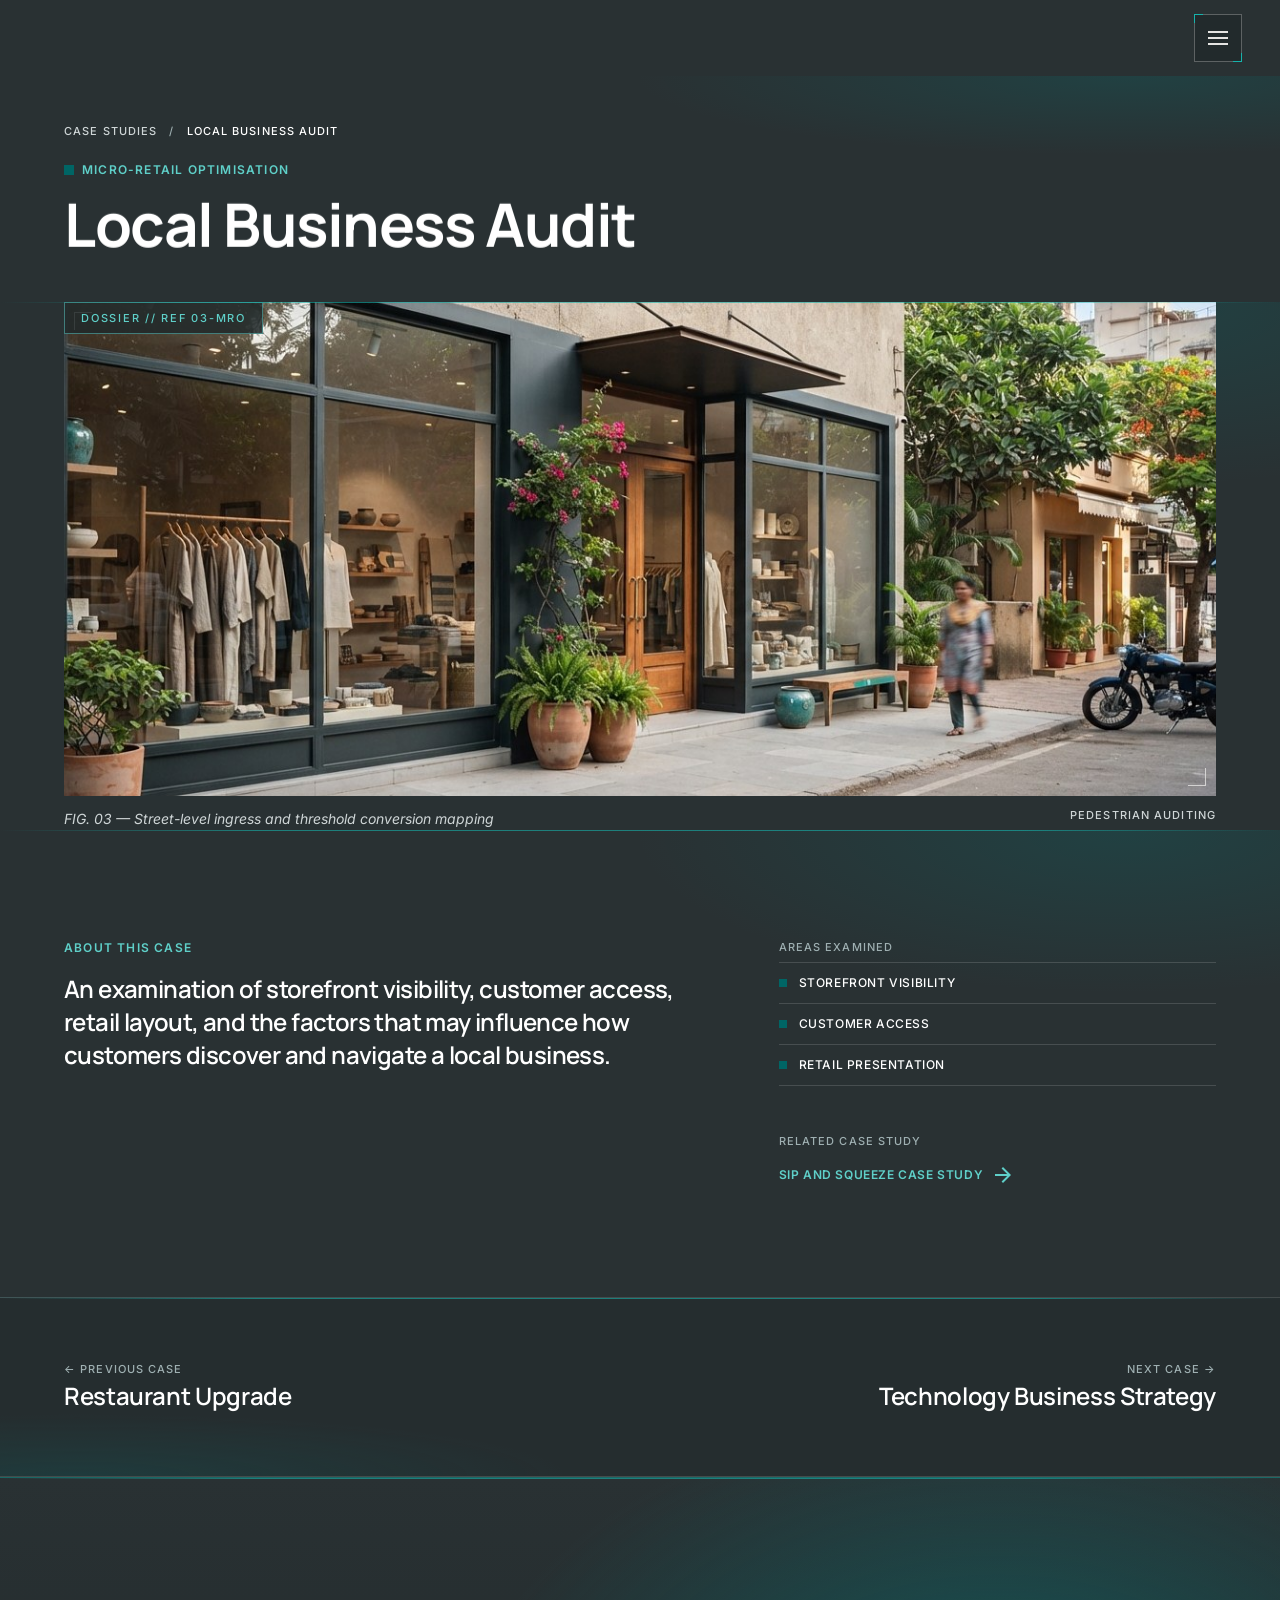
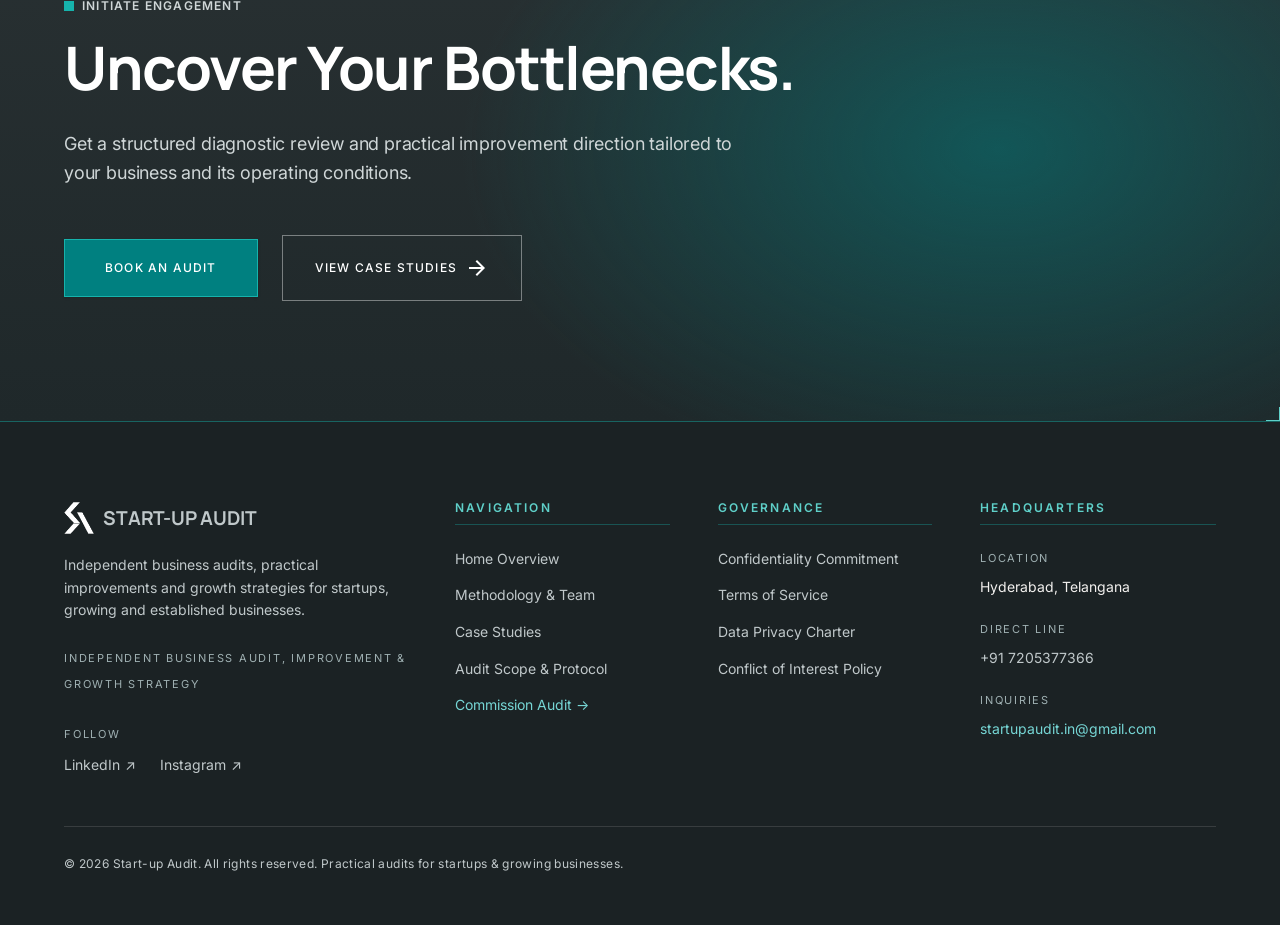
<file: case-study-local-business-audit.html>
<!DOCTYPE html>
<html lang="en-IN">
<head>
<meta charset="utf-8">
<meta name="viewport" content="width=device-width, initial-scale=1.0">
<link href="https://fonts.googleapis.com" rel="preconnect">
<link crossorigin="" href="https://fonts.gstatic.com" rel="preconnect">
<link href="https://fonts.googleapis.com/css2?family=Inter:wght@300;400;500;600;700&amp;family=Manrope:wght@500;600;700;800&amp;display=swap" rel="stylesheet">
<title>Local Business Audit: Visibility Case Study | Start-up Audit</title>
<meta name="description" content="A local business audit case study on storefront visibility, customer access, retail layout and how customers discover a shop.">
<meta name="robots" content="index, follow, max-image-preview:large">
<link rel="canonical" href="https://startup-audit.pages.dev/case-study-local-business-audit.html">
<meta name="author" content="Bhola, Start-up Audit">
<meta name="theme-color" content="#008080">
<meta property="og:title" content="Local Business Audit: Visibility Case Study | Start-up Audit">
<meta property="og:description" content="A local business audit case study on storefront visibility, customer access, retail layout and how customers discover a shop.">
<meta property="og:url" content="https://startup-audit.pages.dev/case-study-local-business-audit.html">
<meta property="og:image" content="https://startup-audit.pages.dev/assets/img/social-share.png?v=2">
<meta property="og:image:width" content="1200">
<meta property="og:image:height" content="630">
<meta property="og:image:alt" content="Start-up Audit — Independent Business Audit">
<meta property="og:type" content="website">
<meta property="og:site_name" content="Start-up Audit">
<meta property="og:locale" content="en_IN">
<meta name="twitter:card" content="summary_large_image">
<meta name="twitter:title" content="Local Business Audit: Visibility Case Study | Start-up Audit">
<meta name="twitter:description" content="A local business audit case study on storefront visibility, customer access, retail layout and how customers discover a shop.">
<meta name="twitter:image" content="https://startup-audit.pages.dev/assets/img/social-share.png?v=2">
<link rel="icon" type="image/png" sizes="48x48" href="assets/img/favicon-48.png">
<link rel="icon" type="image/png" sizes="192x192" href="assets/img/favicon-192.png">
<link rel="apple-touch-icon" href="assets/img/apple-touch-icon.png">
<script>document.documentElement.classList.add('js');</script>
<link rel="stylesheet" href="assets/css/case.css">
<link rel="stylesheet" href="assets/css/site.css">
<link rel="stylesheet" href="assets/css/hudnav.css">
<link rel="stylesheet" href="assets/css/hudsite.css">
<script src="assets/js/site.js" defer></script>
<script type="application/ld+json">
{
  "@context": "https://schema.org",
  "@type": "BreadcrumbList",
  "itemListElement": [
    {
      "@type": "ListItem",
      "position": 1,
      "name": "Home",
      "item": "https://startup-audit.pages.dev/"
    },
    {
      "@type": "ListItem",
      "position": 2,
      "name": "Case Studies",
      "item": "https://startup-audit.pages.dev/case-studies.html"
    },
    {
      "@type": "ListItem",
      "position": 3,
      "name": "Local Business Audit",
      "item": "https://startup-audit.pages.dev/case-study-local-business-audit.html"
    }
  ]
}
</script>
</head>
<body class="bg-surface-container-lowest font-body-md text-body-md text-on-surface antialiased" data-page="case-studies" data-hud="site">
<a class="sa-skip" href="#main">Skip to content</a>
<header class="sa-header" data-header>
<div class="sa-header__bar">
<a class="sa-brand" href="index.html" aria-label="Start-up Audit — home"><img src="assets/img/logo-teal.png" alt="" width="30" height="32"><span>START-UP AUDIT</span></a>
<span class="sa-tag">Diagnostic Journal</span>
<nav class="sa-nav" aria-label="Primary"><a href="index.html">Home</a><a href="about.html">About</a><a href="case-studies.html" aria-current="page">Case Studies</a><a href="audit-scope.html">Audit Scope</a></nav>
<a class="sa-cta" href="book-an-audit.html">Book an Audit</a>
<button class="sa-burger" type="button" aria-expanded="false" aria-controls="sa-mobile" aria-label="Open menu"><span class="sa-burger__bars" aria-hidden="true"><i></i><i></i><i></i></span></button>
</div>
<nav id="sa-mobile" class="sa-mobile" aria-label="Mobile" hidden>
<a href="index.html">Home</a><a href="about.html">About</a><a href="case-studies.html" aria-current="page">Case Studies</a><a href="audit-scope.html">Audit Scope</a>
<a class="sa-mobile__cta" href="book-an-audit.html">Book an Audit</a>
</nav>
</header>
<main id="main" class="w-full pt-[76px] bg-surface-container-lowest min-h-screen">
<section class="w-full bg-surface-container-lowest">
<div class="max-w-[1440px] mx-auto px-margin-compact md:px-margin pt-space-lg pb-space-lg">
<nav aria-label="Breadcrumb" class="font-label-sm text-label-sm uppercase tracking-widest text-on-surface-variant mb-space-md"><a class="hover:text-primary transition-colors" href="case-studies.html">Case Studies</a> <span class="mx-2 text-outline">/</span> <span class="text-on-surface" aria-current="page">Local Business Audit</span></nav>
<div class="flex items-center gap-space-xs mb-space-sm"><span class="w-2.5 h-2.5 bg-primary inline-block"></span><span class="font-label-md text-label-md uppercase tracking-widest text-primary font-semibold">MICRO-RETAIL OPTIMISATION</span></div>
<h1 data-text-reveal data-hero class="font-display-lg text-[32px] sm:text-4xl md:text-5xl lg:text-display-lg text-on-surface tracking-tight leading-none">Local Business Audit</h1>
</div>
</section>
<section class="w-full bg-surface-container-lowest">
<div class="max-w-[1440px] mx-auto px-margin-compact md:px-margin">
<figure>
<div class="relative overflow-hidden bg-surface-container aspect-[4/3] md:aspect-[21/9]" data-img-reveal>
<img class="absolute inset-0 w-full h-full object-cover" src="assets/img/cs-foundry.jpg" alt="A boutique clothing shop with large glass windows on a quiet street." decoding="async" data-parallax>
<div class="absolute top-0 left-0 bg-inverse-surface text-inverse-on-surface px-4 py-2 font-label-sm text-label-sm uppercase tracking-widest z-10">DOSSIER // REF 03-MRO</div>
</div>
<figcaption class="flex flex-wrap justify-between gap-2 mt-3 font-label-sm text-label-sm uppercase tracking-widest text-on-surface-variant"><span class="normal-case italic tracking-normal font-body-sm text-body-sm">FIG. 03 — Street-level ingress and threshold conversion mapping</span><span>PEDESTRIAN AUDITING</span></figcaption>
</figure>
</div>
</section>
<section class="w-full bg-surface-container-lowest py-[72px] lg:py-[110px]">
<div class="max-w-[1440px] mx-auto px-margin-compact md:px-margin grid grid-cols-12 gap-gutter">
<div class="col-span-12 lg:col-span-7">
<div class="font-label-md text-label-md uppercase tracking-widest text-primary font-semibold mb-space-sm">ABOUT THIS CASE</div>
<p class="font-headline-md text-xl md:text-headline-md text-on-surface leading-snug tracking-tight">An examination of storefront visibility, customer access, retail layout, and the factors that may influence how customers discover and navigate a local business.</p>
</div>
<div class="col-span-12 lg:col-span-5 lg:pl-space-md space-y-space-lg">
<div>
<div class="font-label-sm text-label-sm uppercase tracking-widest text-outline mb-2">AREAS EXAMINED</div>
<ul class="border-t border-outline-variant/50" data-stagger><li class="flex items-center gap-3 py-3 border-b border-outline-variant/50 font-label-md text-label-md uppercase tracking-wider text-on-surface"><span class="w-2 h-2 bg-primary inline-block"></span>Storefront Visibility</li><li class="flex items-center gap-3 py-3 border-b border-outline-variant/50 font-label-md text-label-md uppercase tracking-wider text-on-surface"><span class="w-2 h-2 bg-primary inline-block"></span>Customer Access</li><li class="flex items-center gap-3 py-3 border-b border-outline-variant/50 font-label-md text-label-md uppercase tracking-wider text-on-surface"><span class="w-2 h-2 bg-primary inline-block"></span>Retail Presentation</li></ul>
</div>
<div>
<div class="font-label-sm text-label-sm uppercase tracking-widest text-outline mb-3">RELATED CASE STUDY</div>
<ul class="space-y-3"><li><a class="group inline-flex items-center gap-2 font-label-md text-label-md uppercase tracking-wider text-primary hover:text-on-surface font-semibold transition-colors" href="case-study-sip-and-squeeze.html"><span>Sip and Squeeze Case Study</span><span class="sa-ico text-[16px] transition-transform group-hover:translate-x-1"><svg stroke="currentColor" fill="currentColor" stroke-width="0" viewBox="0 0 24 24" aria-hidden="true" focusable="false" height="1em" width="1em" xmlns="http://www.w3.org/2000/svg"><path fill="none" d="M0 0h24v24H0z"></path><path d="m12 4-1.41 1.41L16.17 11H4v2h12.17l-5.58 5.59L12 20l8-8z"></path></svg></span></a></li></ul>
</div>
</div>
</div>
</section>
<section class="w-full bg-surface-container border-y border-outline-variant/40">
<div class="max-w-[1440px] mx-auto px-margin-compact md:px-margin py-space-lg grid grid-cols-1 md:grid-cols-2 gap-space-md">
<a class="group block py-4" href="case-study-restaurant-upgrade.html"><div class="font-label-sm text-label-sm uppercase tracking-widest text-outline mb-1">← Previous case</div><div class="font-headline-md text-xl md:text-headline-md text-on-surface group-hover:text-primary transition-colors">Restaurant Upgrade</div></a>
<a class="group block py-4 md:text-right" href="case-study-technology-business-strategy.html"><div class="font-label-sm text-label-sm uppercase tracking-widest text-outline mb-1">Next case →</div><div class="font-headline-md text-xl md:text-headline-md text-on-surface group-hover:text-primary transition-colors">Technology Business Strategy</div></a>
</div>
</section>
<section class="w-full bg-primary-container text-on-primary py-[90px] lg:py-[120px]">
<div class="max-w-[1440px] mx-auto px-margin-compact md:px-margin">
<div class="max-w-4xl">
<div class="flex items-center gap-space-xs mb-space-sm"><span class="w-2.5 h-2.5 bg-on-primary inline-block"></span><span class="font-label-md text-label-md uppercase tracking-widest text-on-primary-container font-semibold">INITIATE ENGAGEMENT</span></div>
<h2 data-text-reveal class="font-display-lg text-3xl md:text-5xl lg:text-display-lg text-on-primary font-bold tracking-tight mb-space-md leading-tight">Uncover Your Bottlenecks.</h2>
<p class="font-body-lg text-body-lg text-on-primary-container/90 max-w-2xl font-normal leading-relaxed mb-space-lg">Get a structured diagnostic review and practical improvement direction tailored to your business and its operating conditions.</p>
<div class="flex flex-wrap items-center gap-space-md">
<a class="inline-flex items-center justify-center bg-inverse-surface hover:bg-on-surface text-inverse-on-surface font-label-md text-label-md uppercase tracking-widest px-10 py-5 transition-colors shadow-sm" href="book-an-audit.html">Book an Audit</a>
<a class="group inline-flex items-center gap-2 border border-on-primary/40 hover:border-on-primary hover:bg-on-primary/10 text-on-primary font-label-md text-label-md uppercase tracking-widest px-8 py-5 transition-colors" href="case-studies.html"><span>View Case Studies</span><span class="sa-ico text-[18px] transition-transform group-hover:translate-x-1"><svg stroke="currentColor" fill="currentColor" stroke-width="0" viewBox="0 0 24 24" aria-hidden="true" focusable="false" height="1em" width="1em" xmlns="http://www.w3.org/2000/svg"><path fill="none" d="M0 0h24v24H0z"></path><path d="m12 4-1.41 1.41L16.17 11H4v2h12.17l-5.58 5.59L12 20l8-8z"></path></svg></span></a>
</div>
</div>
</div>
</section>
</main>
<footer class="sa-footer">
<div class="sa-footer__inner">
<div class="sa-footer__grid">
<div class="sa-footer__brand">
<a class="sa-footer__logo" href="index.html" aria-label="Start-up Audit — home"><img src="assets/img/logo.png" alt="" width="36" height="32"><span>START-UP AUDIT</span></a>
<p>Independent business audits, practical improvements and growth strategies for startups, growing and established businesses.</p>
<div class="sa-footer__label">Independent Business Audit, Improvement &amp; Growth Strategy</div>
<div class="sa-footer__follow"><span class="sa-footer__label">Follow</span><ul class="sa-footer__social"><li><a href="https://www.linkedin.com/company/145429270/" target="_blank" rel="noopener noreferrer" aria-label="Start-up Audit on LinkedIn (opens in a new tab)">LinkedIn <span aria-hidden="true">↗</span></a></li><li><a href="https://www.instagram.com/startup.audit/" target="_blank" rel="noopener noreferrer" aria-label="Start-up Audit on Instagram (opens in a new tab)">Instagram <span aria-hidden="true">↗</span></a></li></ul></div>
</div>
<div>
<h2 class="sa-footer__h">Navigation</h2>
<ul>
<li><a href="index.html">Home Overview</a></li>
<li><a href="about.html">Methodology &amp; Team</a></li>
<li><a href="case-studies.html">Case Studies</a></li>
<li><a href="audit-scope.html">Audit Scope &amp; Protocol</a></li>
<li><a class="sa-footer__accent" href="book-an-audit.html">Commission Audit →</a></li>
</ul>
</div>
<div>
<h2 class="sa-footer__h">Governance</h2>
<ul>
<li><a href="policies.html#confidentiality">Confidentiality Commitment</a></li>
<li><a href="policies.html#terms">Terms of Service</a></li>
<li><a href="policies.html#privacy">Data Privacy Charter</a></li>
<li><a href="policies.html#conflict-of-interest">Conflict of Interest Policy</a></li>
</ul>
</div>
<div>
<h2 class="sa-footer__h">Headquarters</h2>
<address>
<div><span class="sa-footer__label">Location</span><span>Hyderabad, Telangana</span></div>
<div><span class="sa-footer__label">Direct Line</span><a href="tel:+917205377366">+91 7205377366</a></div>
<div><span class="sa-footer__label">Inquiries</span><a class="sa-footer__accent" href="mailto:startupaudit.in@gmail.com">startupaudit.in@gmail.com</a></div>
</address>
</div>
</div>
<div class="sa-footer__base">
<div>© <span data-year>2026</span> Start-up Audit. All rights reserved. Practical audits for startups &amp; growing businesses.</div>
</div>
</div>
</footer>
</body>
</html>
</file>
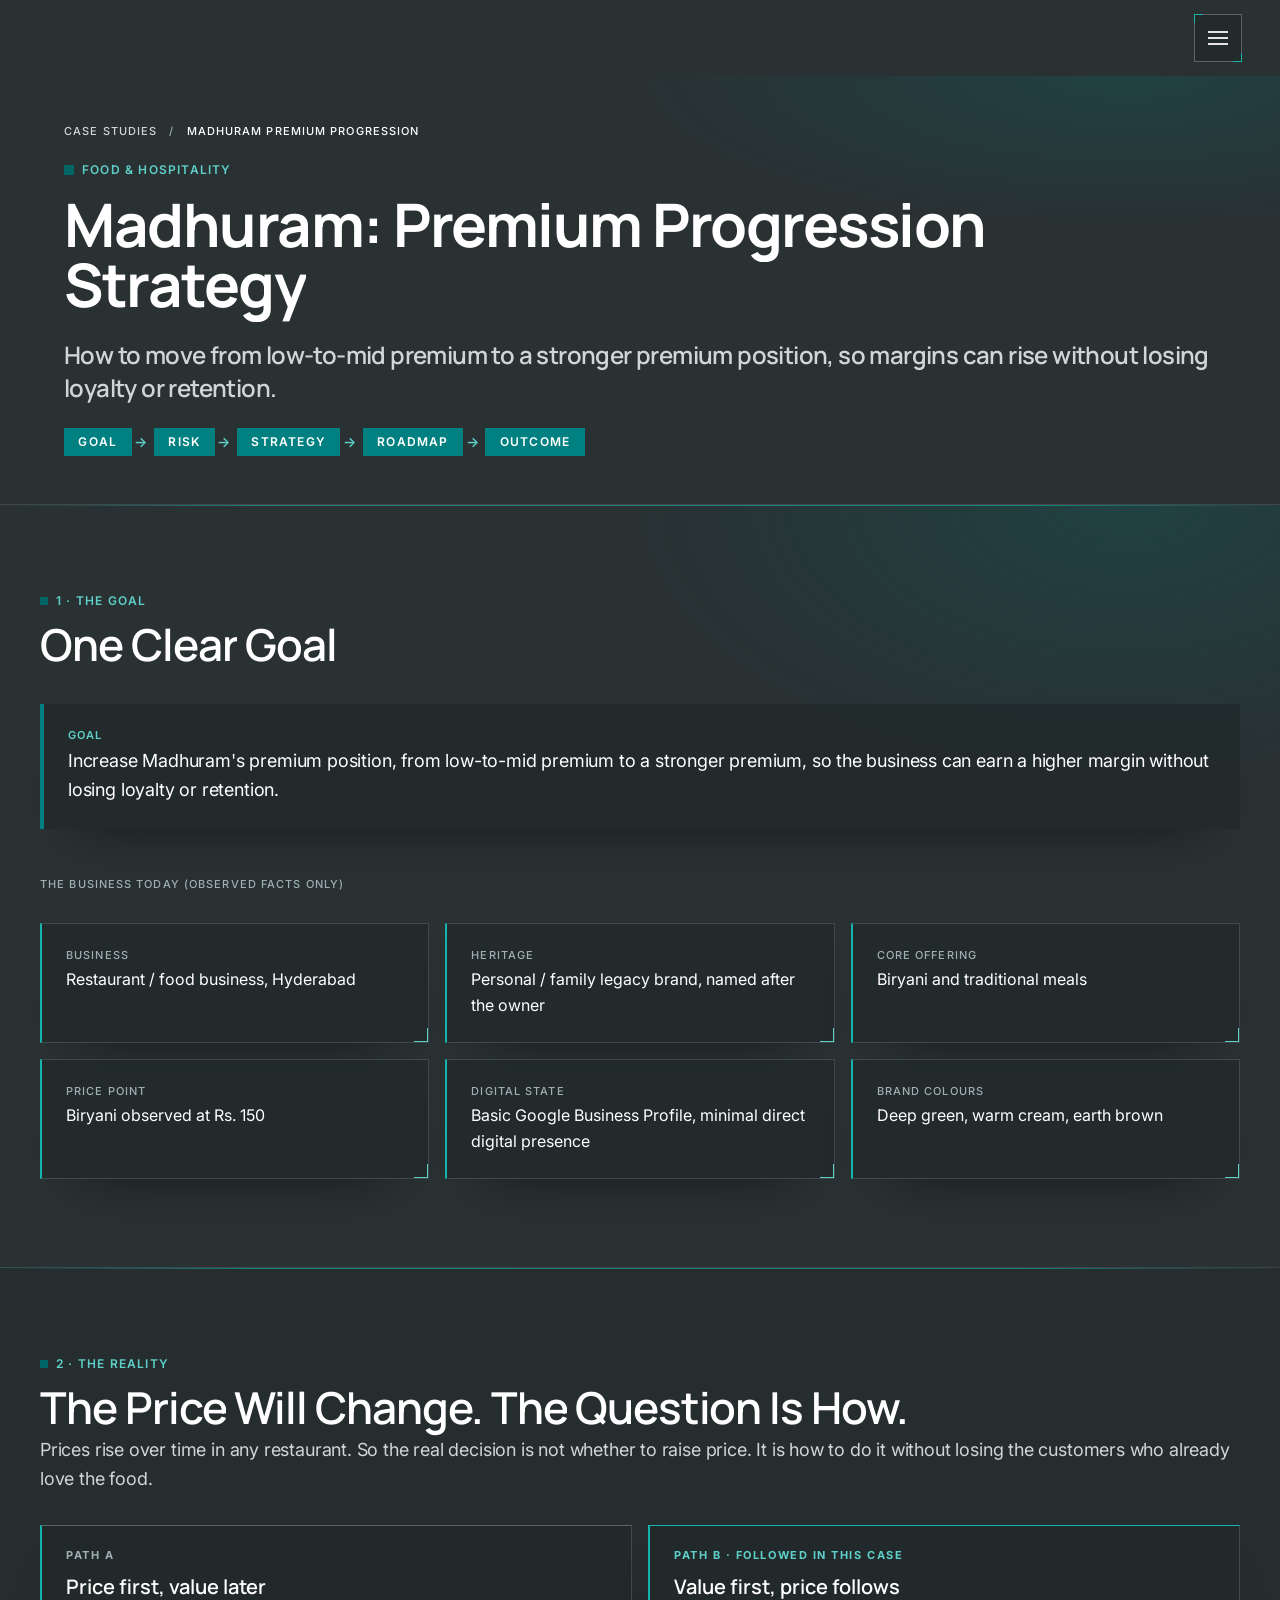
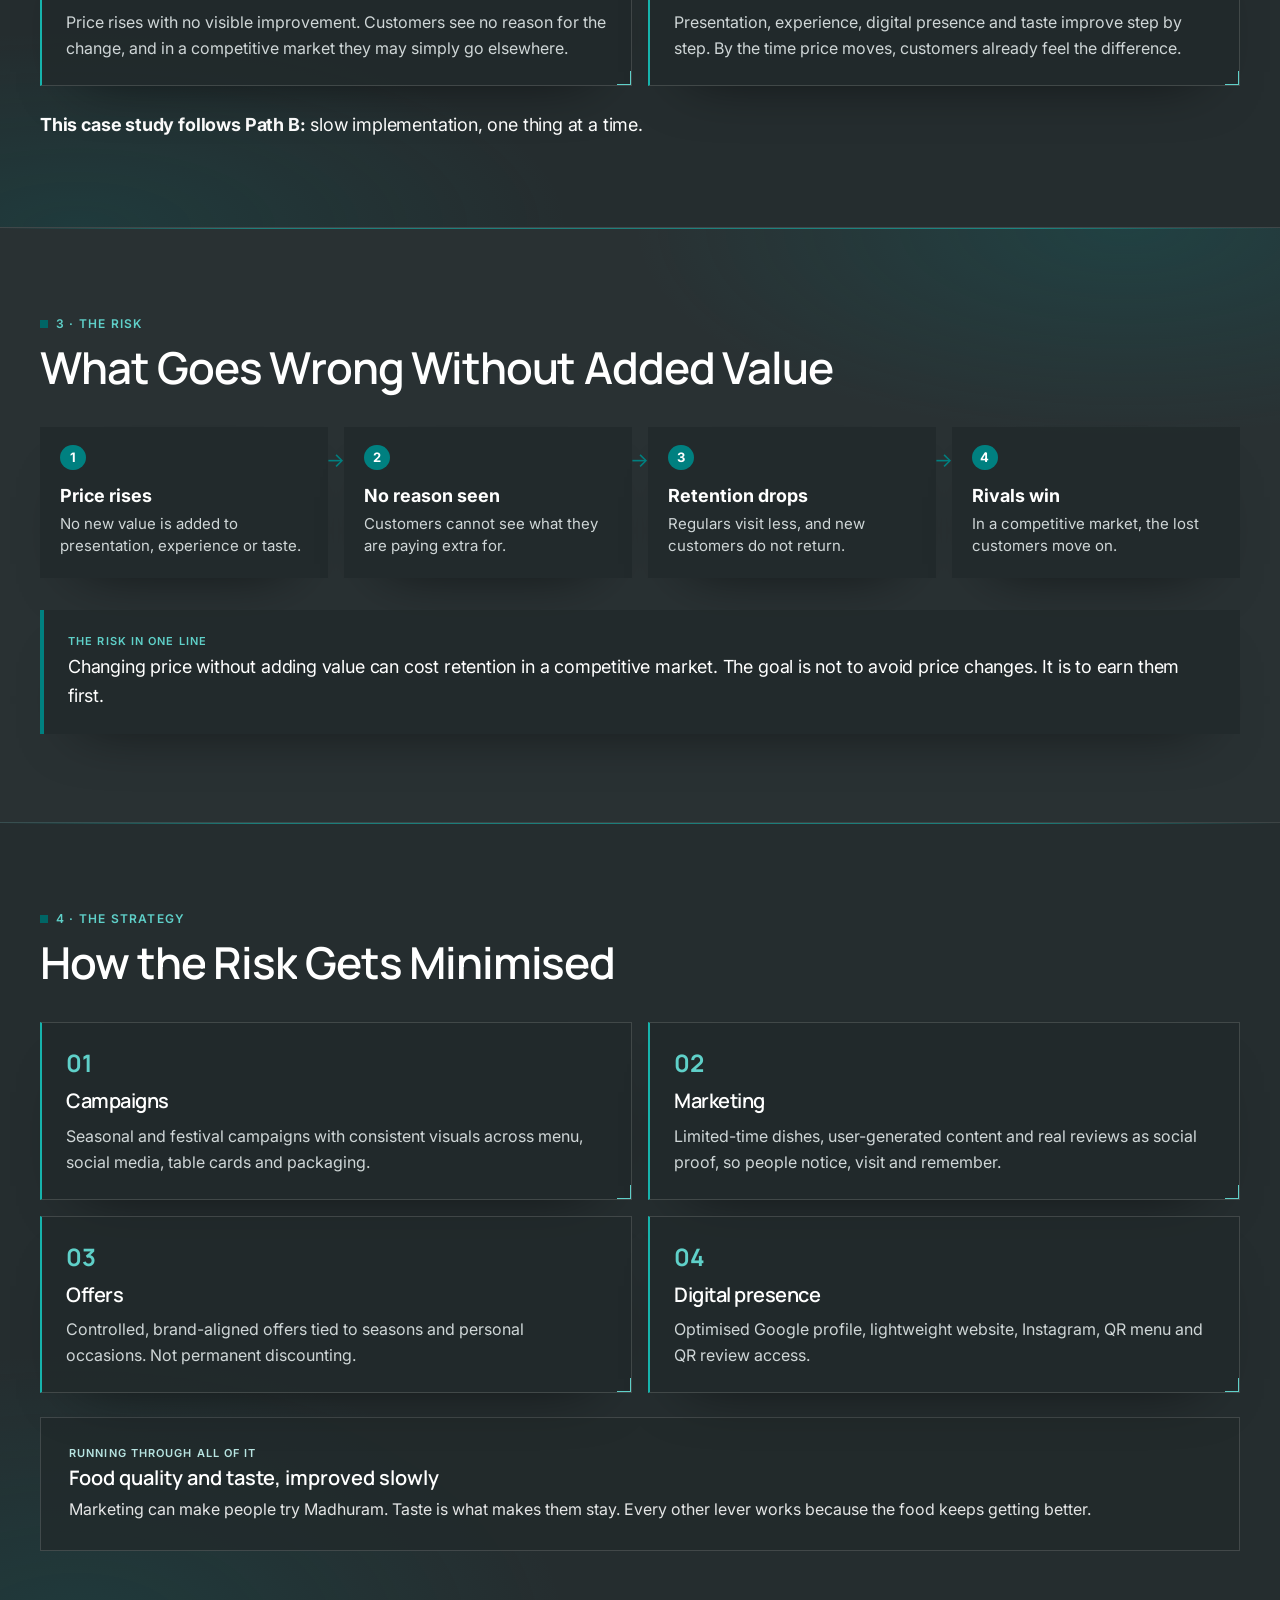
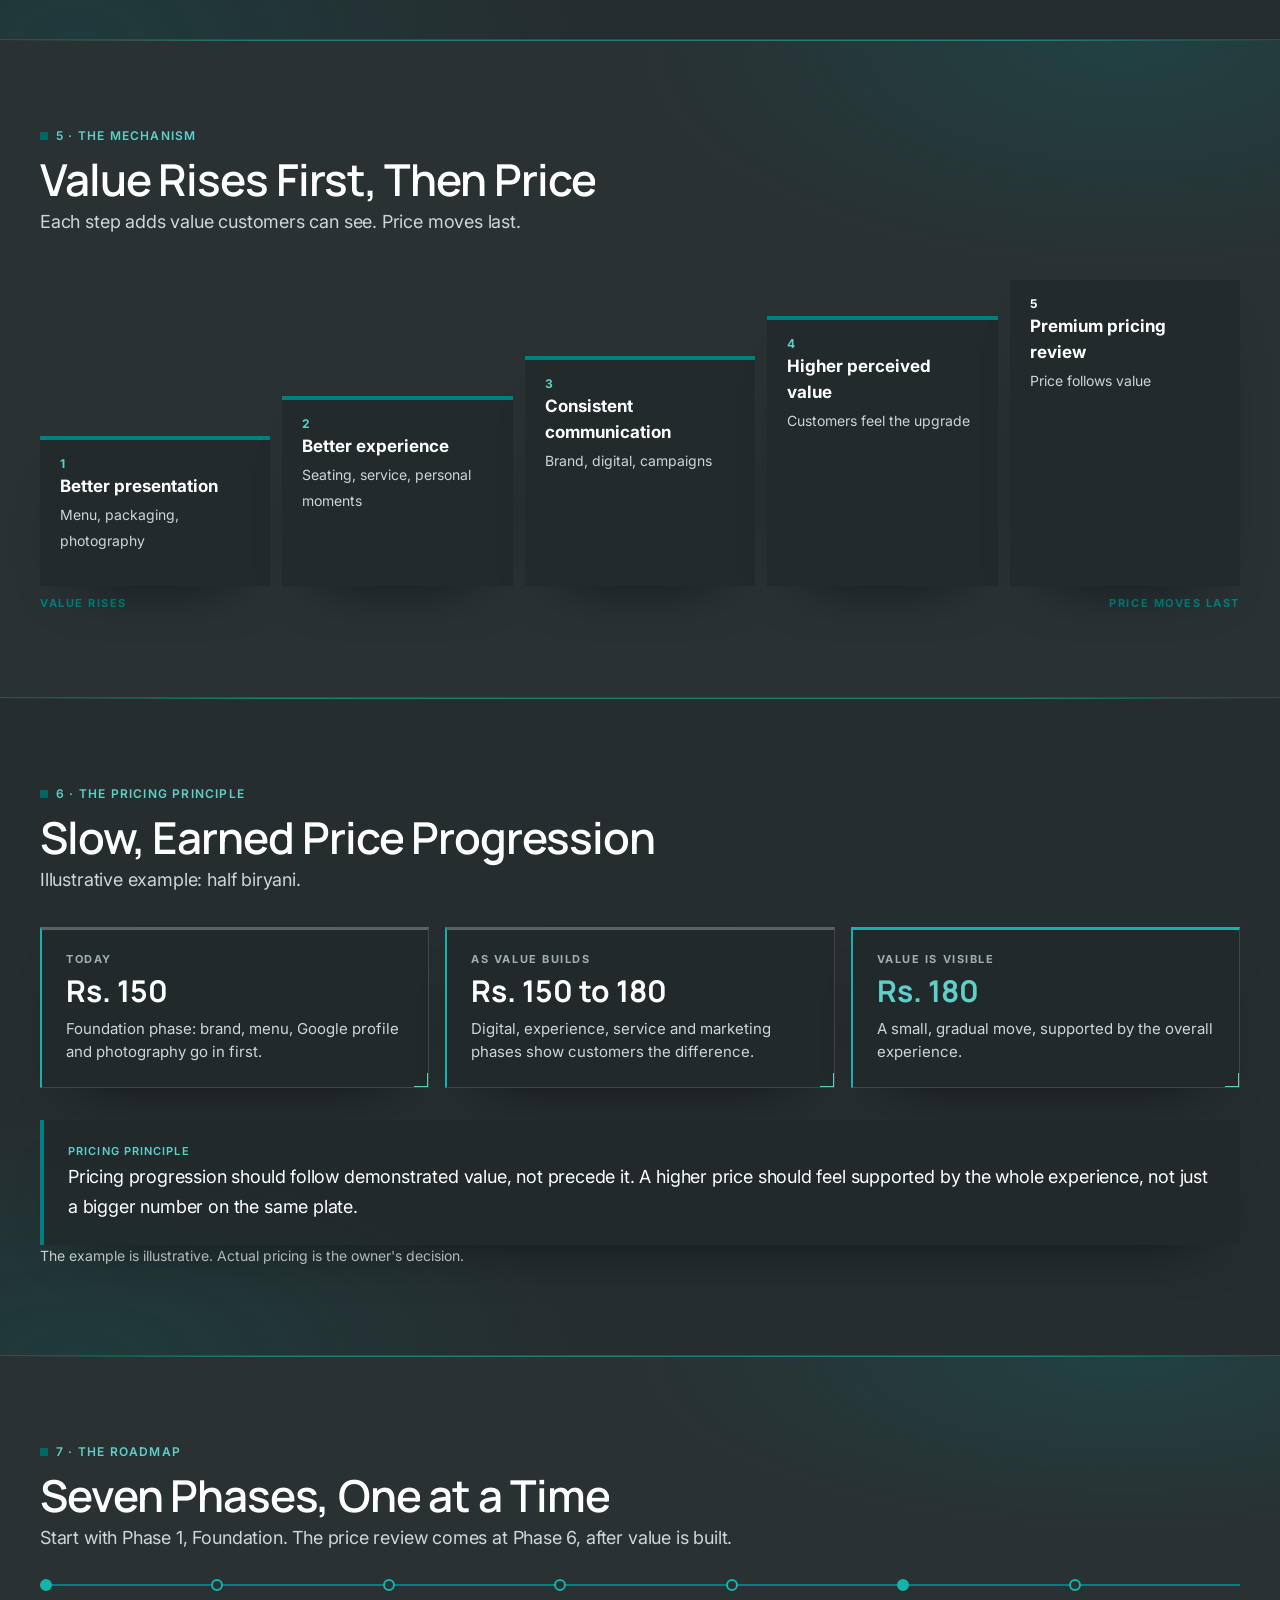
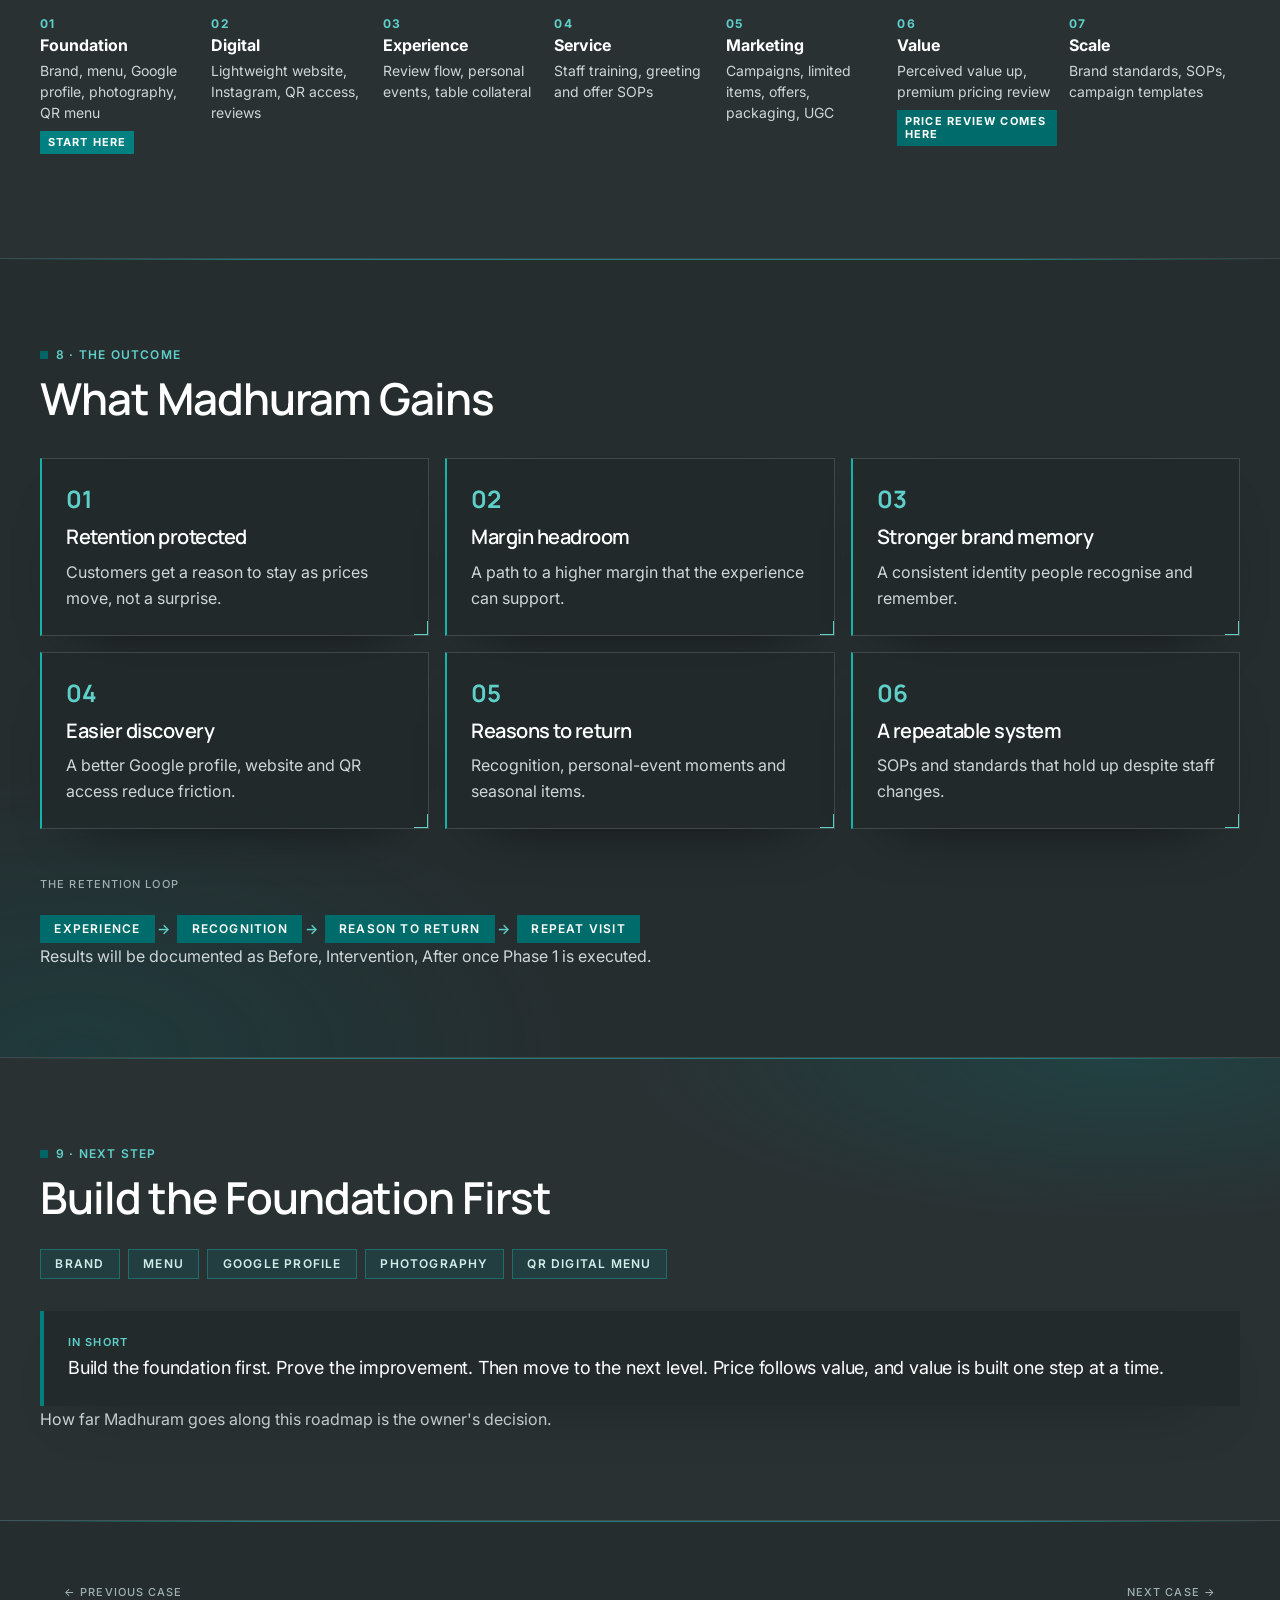
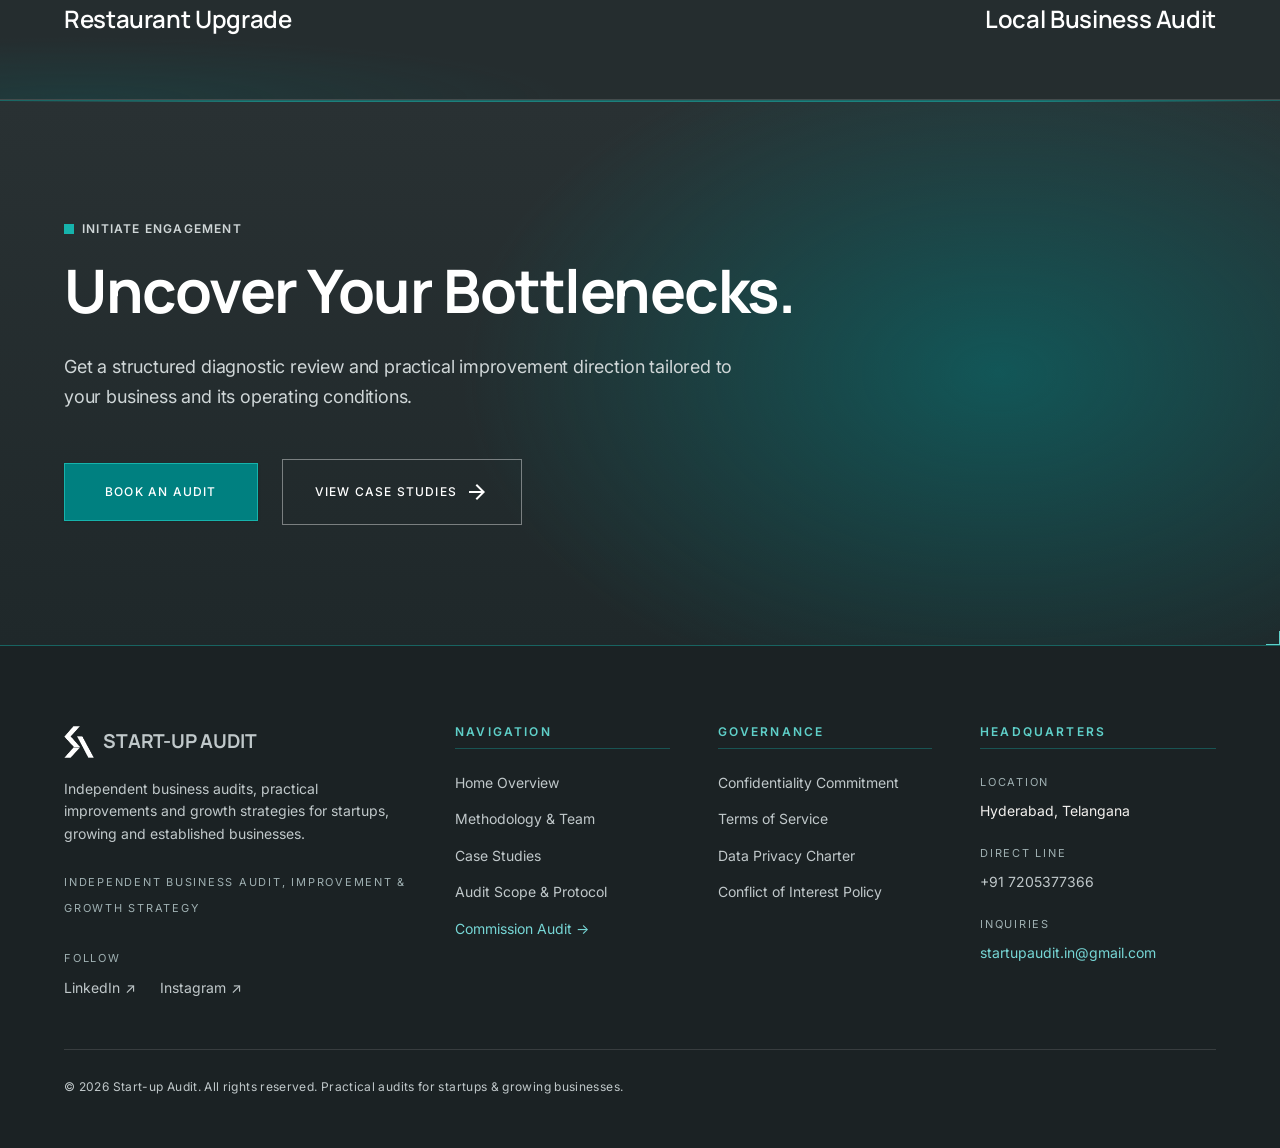
<file: case-study-madhuram-premium-progression.html>
<!DOCTYPE html>
<html lang="en-IN">
<head>
<meta charset="utf-8">
<meta name="viewport" content="width=device-width, initial-scale=1.0">
<link href="https://fonts.googleapis.com" rel="preconnect">
<link crossorigin="" href="https://fonts.gstatic.com" rel="preconnect">
<link href="https://fonts.googleapis.com/css2?family=Inter:wght@300;400;500;600;700&amp;family=Manrope:wght@500;600;700;800&amp;display=swap" rel="stylesheet">
<title>Madhuram: Premium Pricing Case Study | Start-up Audit</title>
<meta name="description" content="A restaurant case study on moving from low-to-mid premium to a stronger premium position: why value comes first, how price follows, and a seven-phase roadmap.">
<meta name="robots" content="index, follow, max-image-preview:large">
<link rel="canonical" href="https://startup-audit.pages.dev/case-study-madhuram-premium-progression.html">
<meta name="author" content="Bhola, Start-up Audit">
<meta name="theme-color" content="#008080">
<meta property="og:title" content="Madhuram: Premium Pricing Case Study | Start-up Audit">
<meta property="og:description" content="A restaurant case study on moving from low-to-mid premium to a stronger premium position: why value comes first, how price follows, and a seven-phase roadmap.">
<meta property="og:url" content="https://startup-audit.pages.dev/case-study-madhuram-premium-progression.html">
<meta property="og:image" content="https://startup-audit.pages.dev/assets/img/social-share.png?v=2">
<meta property="og:image:width" content="1200">
<meta property="og:image:height" content="630">
<meta property="og:image:alt" content="Start-up Audit — Independent Business Audit">
<meta property="og:type" content="website">
<meta property="og:site_name" content="Start-up Audit">
<meta property="og:locale" content="en_IN">
<meta name="twitter:card" content="summary_large_image">
<meta name="twitter:title" content="Madhuram: Premium Pricing Case Study | Start-up Audit">
<meta name="twitter:description" content="A restaurant case study on moving from low-to-mid premium to a stronger premium position: why value comes first, how price follows, and a seven-phase roadmap.">
<meta name="twitter:image" content="https://startup-audit.pages.dev/assets/img/social-share.png?v=2">
<link rel="icon" type="image/png" sizes="48x48" href="assets/img/favicon-48.png">
<link rel="icon" type="image/png" sizes="192x192" href="assets/img/favicon-192.png">
<link rel="apple-touch-icon" href="assets/img/apple-touch-icon.png">
<script>document.documentElement.classList.add('js');</script>
<link rel="stylesheet" href="assets/css/case.css">
<link rel="stylesheet" href="assets/css/site.css">
<link rel="stylesheet" href="assets/css/hudnav.css">
<link rel="stylesheet" href="assets/css/hudsite.css">
<script src="assets/js/site.js" defer></script>
<script type="application/ld+json">
{
  "@context": "https://schema.org",
  "@type": "BreadcrumbList",
  "itemListElement": [
    {
      "@type": "ListItem",
      "position": 1,
      "name": "Home",
      "item": "https://startup-audit.pages.dev/"
    },
    {
      "@type": "ListItem",
      "position": 2,
      "name": "Case Studies",
      "item": "https://startup-audit.pages.dev/case-studies.html"
    },
    {
      "@type": "ListItem",
      "position": 3,
      "name": "Madhuram Premium Progression",
      "item": "https://startup-audit.pages.dev/case-study-madhuram-premium-progression.html"
    }
  ]
}
</script>
</head>
<body class="bg-surface-container-lowest font-body-md text-body-md text-on-surface antialiased" data-page="case-studies" data-hud="site">
<a class="sa-skip" href="#main">Skip to content</a>
<header class="sa-header" data-header>
<div class="sa-header__bar">
<a class="sa-brand" href="index.html" aria-label="Start-up Audit — home"><img src="assets/img/logo-teal.png" alt="" width="30" height="32"><span>START-UP AUDIT</span></a>
<span class="sa-tag">Diagnostic Journal</span>
<nav class="sa-nav" aria-label="Primary"><a href="index.html">Home</a><a href="about.html">About</a><a href="case-studies.html" aria-current="page">Case Studies</a><a href="audit-scope.html">Audit Scope</a></nav>
<a class="sa-cta" href="book-an-audit.html">Book an Audit</a>
<button class="sa-burger" type="button" aria-expanded="false" aria-controls="sa-mobile" aria-label="Open menu"><span class="sa-burger__bars" aria-hidden="true"><i></i><i></i><i></i></span></button>
</div>
<nav id="sa-mobile" class="sa-mobile" aria-label="Mobile" hidden>
<a href="index.html">Home</a><a href="about.html">About</a><a href="case-studies.html" aria-current="page">Case Studies</a><a href="audit-scope.html">Audit Scope</a>
<a class="sa-mobile__cta" href="book-an-audit.html">Book an Audit</a>
</nav>
</header>
<main id="main" class="w-full pt-[76px] bg-surface-container-lowest min-h-screen">
<section class="w-full bg-surface-container-lowest">
<div class="max-w-[1440px] mx-auto px-margin-compact md:px-margin pt-space-lg pb-space-lg">
<nav aria-label="Breadcrumb" class="font-label-sm text-label-sm uppercase tracking-widest text-on-surface-variant mb-space-md"><a class="hover:text-primary transition-colors" href="case-studies.html">Case Studies</a> <span class="mx-2 text-outline">/</span> <span class="text-on-surface" aria-current="page">Madhuram Premium Progression</span></nav>
<div class="flex items-center gap-space-xs mb-space-sm"><span class="w-2.5 h-2.5 bg-primary inline-block"></span><span class="font-label-md text-label-md uppercase tracking-widest text-primary font-semibold">Food &amp; Hospitality</span></div>
<h1 data-text-reveal data-hero class="font-display-lg text-[32px] sm:text-4xl md:text-5xl lg:text-display-lg text-on-surface tracking-tight leading-none mb-space-md">Madhuram: Premium Progression Strategy</h1>
<p class="font-headline-md text-xl md:text-headline-md text-on-surface-variant leading-snug tracking-tight max-w-3xl">How to move from low-to-mid premium to a stronger premium position, so margins can rise without losing loyalty or retention.</p>
<div class="sa-cs-flow" aria-label="Case study sequence"><span>Goal</span><span>Risk</span><span>Strategy</span><span>Roadmap</span><span>Outcome</span></div>
</div>
</section><section class="sa-cs-sec">
<div>
<div class="flex items-center gap-space-xs mb-space-xs"><span class="w-2 h-2 bg-primary inline-block"></span><span class="font-label-md text-label-md uppercase tracking-widest text-primary font-semibold">1 · THE GOAL</span></div>
<h2 data-text-reveal class="font-headline-xl text-[28px] leading-tight md:text-headline-xl text-on-surface font-semibold tracking-tight">One Clear Goal</h2>

<div class="sa-cs-callout"><div class="font-label-sm text-label-sm uppercase tracking-widest text-primary font-semibold mb-1">Goal</div><p class="font-body-lg text-body-lg text-on-surface leading-relaxed">Increase Madhuram's premium position, from low-to-mid premium to a stronger premium, so the business can earn a higher margin without losing loyalty or retention.</p></div><div class="font-label-sm text-label-sm uppercase tracking-widest text-outline mt-space-lg">THE BUSINESS TODAY (OBSERVED FACTS ONLY)</div><div class="sa-cs-grid sa-cs-grid--3" data-stagger><div class="sa-cs-card"><div class="font-label-sm text-label-sm uppercase tracking-widest text-outline mb-1">Business</div><p class="font-body-md text-body-md text-on-surface leading-relaxed">Restaurant / food business, Hyderabad</p></div><div class="sa-cs-card"><div class="font-label-sm text-label-sm uppercase tracking-widest text-outline mb-1">Heritage</div><p class="font-body-md text-body-md text-on-surface leading-relaxed">Personal / family legacy brand, named after the owner</p></div><div class="sa-cs-card"><div class="font-label-sm text-label-sm uppercase tracking-widest text-outline mb-1">Core offering</div><p class="font-body-md text-body-md text-on-surface leading-relaxed">Biryani and traditional meals</p></div><div class="sa-cs-card"><div class="font-label-sm text-label-sm uppercase tracking-widest text-outline mb-1">Price point</div><p class="font-body-md text-body-md text-on-surface leading-relaxed">Biryani observed at Rs. 150</p></div><div class="sa-cs-card"><div class="font-label-sm text-label-sm uppercase tracking-widest text-outline mb-1">Digital state</div><p class="font-body-md text-body-md text-on-surface leading-relaxed">Basic Google Business Profile, minimal direct digital presence</p></div><div class="sa-cs-card"><div class="font-label-sm text-label-sm uppercase tracking-widest text-outline mb-1">Brand colours</div><p class="font-body-md text-body-md text-on-surface leading-relaxed">Deep green, warm cream, earth brown</p></div></div>
</div>
</section><section class="sa-cs-sec sa-cs-sec--alt">
<div>
<div class="flex items-center gap-space-xs mb-space-xs"><span class="w-2 h-2 bg-primary inline-block"></span><span class="font-label-md text-label-md uppercase tracking-widest text-primary font-semibold">2 · THE REALITY</span></div>
<h2 data-text-reveal class="font-headline-xl text-[28px] leading-tight md:text-headline-xl text-on-surface font-semibold tracking-tight">The Price Will Change. The Question Is How.</h2>
<p class="font-body-lg text-body-lg text-on-surface-variant leading-relaxed max-w-3xl mt-space-sm">Prices rise over time in any restaurant. So the real decision is not whether to raise price. It is how to do it without losing the customers who already love the food.</p>
<div class="sa-cs-grid sa-cs-grid--2" data-stagger>
<div class="sa-cs-card sa-cs-path sa-cs-path--a"><div class="sa-cs-path__tag">Path A</div><h3 class="font-headline-md text-xl text-on-surface font-semibold mb-2">Price first, value later</h3><p class="font-body-md text-body-md text-on-surface-variant leading-relaxed">Price rises with no visible improvement. Customers see no reason for the change, and in a competitive market they may simply go elsewhere.</p></div>
<div class="sa-cs-card sa-cs-path sa-cs-path--b"><div class="sa-cs-path__tag">Path B · followed in this case</div><h3 class="font-headline-md text-xl text-on-surface font-semibold mb-2">Value first, price follows</h3><p class="font-body-md text-body-md text-on-surface-variant leading-relaxed">Presentation, experience, digital presence and taste improve step by step. By the time price moves, customers already feel the difference.</p></div>
</div><p class="font-body-lg text-body-lg text-on-surface leading-relaxed max-w-3xl mt-space-md"><strong>This case study follows Path B:</strong> slow implementation, one thing at a time.</p>
</div>
</section><section class="sa-cs-sec">
<div>
<div class="flex items-center gap-space-xs mb-space-xs"><span class="w-2 h-2 bg-primary inline-block"></span><span class="font-label-md text-label-md uppercase tracking-widest text-primary font-semibold">3 · THE RISK</span></div>
<h2 data-text-reveal class="font-headline-xl text-[28px] leading-tight md:text-headline-xl text-on-surface font-semibold tracking-tight">What Goes Wrong Without Added Value</h2>

<ol class="sa-cs-chain" data-stagger><li><span class="sa-cs-chain__n">1</span><strong>Price rises</strong><span>No new value is added to presentation, experience or taste.</span></li><li><span class="sa-cs-chain__n">2</span><strong>No reason seen</strong><span>Customers cannot see what they are paying extra for.</span></li><li><span class="sa-cs-chain__n">3</span><strong>Retention drops</strong><span>Regulars visit less, and new customers do not return.</span></li><li><span class="sa-cs-chain__n">4</span><strong>Rivals win</strong><span>In a competitive market, the lost customers move on.</span></li></ol><div class="sa-cs-callout"><div class="font-label-sm text-label-sm uppercase tracking-widest text-primary font-semibold mb-1">The risk in one line</div><p class="font-body-lg text-body-lg text-on-surface leading-relaxed">Changing price without adding value can cost retention in a competitive market. The goal is not to avoid price changes. It is to earn them first.</p></div>
</div>
</section><section class="sa-cs-sec sa-cs-sec--alt">
<div>
<div class="flex items-center gap-space-xs mb-space-xs"><span class="w-2 h-2 bg-primary inline-block"></span><span class="font-label-md text-label-md uppercase tracking-widest text-primary font-semibold">4 · THE STRATEGY</span></div>
<h2 data-text-reveal class="font-headline-xl text-[28px] leading-tight md:text-headline-xl text-on-surface font-semibold tracking-tight">How the Risk Gets Minimised</h2>

<div class="sa-cs-grid sa-cs-grid--2" data-stagger><div class="sa-cs-card"><div class="font-headline-lg text-2xl font-bold text-primary-container mb-space-xs">01</div><h3 class="font-headline-md text-xl text-on-surface font-semibold tracking-tight leading-snug mb-2">Campaigns</h3><p class="font-body-md text-body-md text-on-surface-variant leading-relaxed">Seasonal and festival campaigns with consistent visuals across menu, social media, table cards and packaging.</p></div><div class="sa-cs-card"><div class="font-headline-lg text-2xl font-bold text-primary-container mb-space-xs">02</div><h3 class="font-headline-md text-xl text-on-surface font-semibold tracking-tight leading-snug mb-2">Marketing</h3><p class="font-body-md text-body-md text-on-surface-variant leading-relaxed">Limited-time dishes, user-generated content and real reviews as social proof, so people notice, visit and remember.</p></div><div class="sa-cs-card"><div class="font-headline-lg text-2xl font-bold text-primary-container mb-space-xs">03</div><h3 class="font-headline-md text-xl text-on-surface font-semibold tracking-tight leading-snug mb-2">Offers</h3><p class="font-body-md text-body-md text-on-surface-variant leading-relaxed">Controlled, brand-aligned offers tied to seasons and personal occasions. Not permanent discounting.</p></div><div class="sa-cs-card"><div class="font-headline-lg text-2xl font-bold text-primary-container mb-space-xs">04</div><h3 class="font-headline-md text-xl text-on-surface font-semibold tracking-tight leading-snug mb-2">Digital presence</h3><p class="font-body-md text-body-md text-on-surface-variant leading-relaxed">Optimised Google profile, lightweight website, Instagram, QR menu and QR review access.</p></div></div><div class="sa-cs-base"><div class="font-label-sm text-label-sm uppercase tracking-widest font-semibold mb-1" style="color:#b7e4e1">Running through all of it</div><p class="font-headline-md text-xl text-on-primary font-semibold mb-1">Food quality and taste, improved slowly</p><p class="font-body-md text-body-md" style="color:rgba(255,255,255,.88)">Marketing can make people try Madhuram. Taste is what makes them stay. Every other lever works because the food keeps getting better.</p></div>
</div>
</section><section class="sa-cs-sec">
<div>
<div class="flex items-center gap-space-xs mb-space-xs"><span class="w-2 h-2 bg-primary inline-block"></span><span class="font-label-md text-label-md uppercase tracking-widest text-primary font-semibold">5 · THE MECHANISM</span></div>
<h2 data-text-reveal class="font-headline-xl text-[28px] leading-tight md:text-headline-xl text-on-surface font-semibold tracking-tight">Value Rises First, Then Price</h2>
<p class="font-body-lg text-body-lg text-on-surface-variant leading-relaxed max-w-3xl mt-space-sm">Each step adds value customers can see. Price moves last.</p>
<ol class="sa-stair" data-stagger><li class="sa-stair__s1"><span class="sa-stair__n">1</span><strong>Better presentation</strong><span>Menu, packaging, photography</span></li><li class="sa-stair__s2"><span class="sa-stair__n">2</span><strong>Better experience</strong><span>Seating, service, personal moments</span></li><li class="sa-stair__s3"><span class="sa-stair__n">3</span><strong>Consistent communication</strong><span>Brand, digital, campaigns</span></li><li class="sa-stair__s4"><span class="sa-stair__n">4</span><strong>Higher perceived value</strong><span>Customers feel the upgrade</span></li><li class="sa-stair__s5"><span class="sa-stair__n">5</span><strong>Premium pricing review</strong><span>Price follows value</span></li></ol><div class="sa-stair__axis" aria-hidden="true"><span>Value rises</span><span>Price moves last</span></div>
</div>
</section><section class="sa-cs-sec sa-cs-sec--alt">
<div>
<div class="flex items-center gap-space-xs mb-space-xs"><span class="w-2 h-2 bg-primary inline-block"></span><span class="font-label-md text-label-md uppercase tracking-widest text-primary font-semibold">6 · THE PRICING PRINCIPLE</span></div>
<h2 data-text-reveal class="font-headline-xl text-[28px] leading-tight md:text-headline-xl text-on-surface font-semibold tracking-tight">Slow, Earned Price Progression</h2>
<p class="font-body-lg text-body-lg text-on-surface-variant leading-relaxed max-w-3xl mt-space-sm">Illustrative example: half biryani.</p>
<ol class="sa-price" data-stagger>
<li><div class="sa-price__lab">Today</div><div class="sa-price__v">Rs. 150</div><p>Foundation phase: brand, menu, Google profile and photography go in first.</p></li>
<li><div class="sa-price__lab">As value builds</div><div class="sa-price__v">Rs. 150 to 180</div><p>Digital, experience, service and marketing phases show customers the difference.</p></li>
<li class="sa-price__end"><div class="sa-price__lab">Value is visible</div><div class="sa-price__v">Rs. 180</div><p>A small, gradual move, supported by the overall experience.</p></li>
</ol><div class="sa-cs-callout"><div class="font-label-sm text-label-sm uppercase tracking-widest text-primary font-semibold mb-1">Pricing principle</div><p class="font-body-lg text-body-lg text-on-surface leading-relaxed">Pricing progression should follow demonstrated value, not precede it. A higher price should feel supported by the whole experience, not just a bigger number on the same plate.</p></div><p class="font-body-sm text-body-sm text-on-surface-variant mt-space-sm">The example is illustrative. Actual pricing is the owner's decision.</p>
</div>
</section><section class="sa-cs-sec">
<div>
<div class="flex items-center gap-space-xs mb-space-xs"><span class="w-2 h-2 bg-primary inline-block"></span><span class="font-label-md text-label-md uppercase tracking-widest text-primary font-semibold">7 · THE ROADMAP</span></div>
<h2 data-text-reveal class="font-headline-xl text-[28px] leading-tight md:text-headline-xl text-on-surface font-semibold tracking-tight">Seven Phases, One at a Time</h2>
<p class="font-body-lg text-body-lg text-on-surface-variant leading-relaxed max-w-3xl mt-space-sm">Start with Phase 1, Foundation. The price review comes at Phase 6, after value is built.</p>
<ol class="sa-road" data-stagger><li class="sa-road__start"><span class="sa-road__n">01</span><strong>Foundation</strong><span>Brand, menu, Google profile, photography, QR menu</span><em>Start here</em></li><li class=""><span class="sa-road__n">02</span><strong>Digital</strong><span>Lightweight website, Instagram, QR access, reviews</span></li><li class=""><span class="sa-road__n">03</span><strong>Experience</strong><span>Review flow, personal events, table collateral</span></li><li class=""><span class="sa-road__n">04</span><strong>Service</strong><span>Staff training, greeting and offer SOPs</span></li><li class=""><span class="sa-road__n">05</span><strong>Marketing</strong><span>Campaigns, limited items, offers, packaging, UGC</span></li><li class="sa-road__price"><span class="sa-road__n">06</span><strong>Value</strong><span>Perceived value up, premium pricing review</span><em>Price review comes here</em></li><li class=""><span class="sa-road__n">07</span><strong>Scale</strong><span>Brand standards, SOPs, campaign templates</span></li></ol>
</div>
</section><section class="sa-cs-sec sa-cs-sec--alt">
<div>
<div class="flex items-center gap-space-xs mb-space-xs"><span class="w-2 h-2 bg-primary inline-block"></span><span class="font-label-md text-label-md uppercase tracking-widest text-primary font-semibold">8 · THE OUTCOME</span></div>
<h2 data-text-reveal class="font-headline-xl text-[28px] leading-tight md:text-headline-xl text-on-surface font-semibold tracking-tight">What Madhuram Gains</h2>

<div class="sa-cs-grid sa-cs-grid--3" data-stagger><div class="sa-cs-card"><div class="font-headline-lg text-2xl font-bold text-primary-container mb-space-xs">01</div><h3 class="font-headline-md text-xl text-on-surface font-semibold tracking-tight leading-snug mb-2">Retention protected</h3><p class="font-body-md text-body-md text-on-surface-variant leading-relaxed">Customers get a reason to stay as prices move, not a surprise.</p></div><div class="sa-cs-card"><div class="font-headline-lg text-2xl font-bold text-primary-container mb-space-xs">02</div><h3 class="font-headline-md text-xl text-on-surface font-semibold tracking-tight leading-snug mb-2">Margin headroom</h3><p class="font-body-md text-body-md text-on-surface-variant leading-relaxed">A path to a higher margin that the experience can support.</p></div><div class="sa-cs-card"><div class="font-headline-lg text-2xl font-bold text-primary-container mb-space-xs">03</div><h3 class="font-headline-md text-xl text-on-surface font-semibold tracking-tight leading-snug mb-2">Stronger brand memory</h3><p class="font-body-md text-body-md text-on-surface-variant leading-relaxed">A consistent identity people recognise and remember.</p></div><div class="sa-cs-card"><div class="font-headline-lg text-2xl font-bold text-primary-container mb-space-xs">04</div><h3 class="font-headline-md text-xl text-on-surface font-semibold tracking-tight leading-snug mb-2">Easier discovery</h3><p class="font-body-md text-body-md text-on-surface-variant leading-relaxed">A better Google profile, website and QR access reduce friction.</p></div><div class="sa-cs-card"><div class="font-headline-lg text-2xl font-bold text-primary-container mb-space-xs">05</div><h3 class="font-headline-md text-xl text-on-surface font-semibold tracking-tight leading-snug mb-2">Reasons to return</h3><p class="font-body-md text-body-md text-on-surface-variant leading-relaxed">Recognition, personal-event moments and seasonal items.</p></div><div class="sa-cs-card"><div class="font-headline-lg text-2xl font-bold text-primary-container mb-space-xs">06</div><h3 class="font-headline-md text-xl text-on-surface font-semibold tracking-tight leading-snug mb-2">A repeatable system</h3><p class="font-body-md text-body-md text-on-surface-variant leading-relaxed">SOPs and standards that hold up despite staff changes.</p></div></div><div class="font-label-sm text-label-sm uppercase tracking-widest text-outline mt-space-lg mb-2">THE RETENTION LOOP</div><div class="sa-cs-flow sa-cs-flow--loop"><span>Experience</span><span>Recognition</span><span>Reason to return</span><span>Repeat visit</span></div><p class="font-body-md text-body-md text-on-surface-variant mt-space-sm max-w-3xl">Results will be documented as Before, Intervention, After once Phase 1 is executed.</p>
</div>
</section><section class="sa-cs-sec">
<div>
<div class="flex items-center gap-space-xs mb-space-xs"><span class="w-2 h-2 bg-primary inline-block"></span><span class="font-label-md text-label-md uppercase tracking-widest text-primary font-semibold">9 · NEXT STEP</span></div>
<h2 data-text-reveal class="font-headline-xl text-[28px] leading-tight md:text-headline-xl text-on-surface font-semibold tracking-tight">Build the Foundation First</h2>

<div class="sa-cs-flow sa-cs-flow--chips"><span>Brand</span><span>Menu</span><span>Google profile</span><span>Photography</span><span>QR digital menu</span></div><div class="sa-cs-callout"><div class="font-label-sm text-label-sm uppercase tracking-widest text-primary font-semibold mb-1">In short</div><p class="font-body-lg text-body-lg text-on-surface leading-relaxed">Build the foundation first. Prove the improvement. Then move to the next level. Price follows value, and value is built one step at a time.</p></div><p class="font-body-md text-body-md text-on-surface-variant mt-space-sm">How far Madhuram goes along this roadmap is the owner's decision.</p>
</div>
</section><section class="w-full bg-surface-container border-y border-outline-variant/40">
<div class="max-w-[1440px] mx-auto px-margin-compact md:px-margin py-space-lg grid grid-cols-1 md:grid-cols-2 gap-space-md">
<a class="group block py-4" href="case-study-restaurant-upgrade.html"><div class="font-label-sm text-label-sm uppercase tracking-widest text-outline mb-1">← Previous case</div><div class="font-headline-md text-xl md:text-headline-md text-on-surface group-hover:text-primary transition-colors">Restaurant Upgrade</div></a>
<a class="group block py-4 md:text-right" href="case-study-local-business-audit.html"><div class="font-label-sm text-label-sm uppercase tracking-widest text-outline mb-1">Next case →</div><div class="font-headline-md text-xl md:text-headline-md text-on-surface group-hover:text-primary transition-colors">Local Business Audit</div></a>
</div>
</section>
<section class="w-full bg-primary-container text-on-primary py-[90px] lg:py-[120px]">
<div class="max-w-[1440px] mx-auto px-margin-compact md:px-margin">
<div class="max-w-4xl">
<div class="flex items-center gap-space-xs mb-space-sm"><span class="w-2.5 h-2.5 bg-on-primary inline-block"></span><span class="font-label-md text-label-md uppercase tracking-widest text-on-primary-container font-semibold">INITIATE ENGAGEMENT</span></div>
<h2 data-text-reveal class="font-display-lg text-3xl md:text-5xl lg:text-display-lg text-on-primary font-bold tracking-tight mb-space-md leading-tight">Uncover Your Bottlenecks.</h2>
<p class="font-body-lg text-body-lg text-on-primary-container/90 max-w-2xl font-normal leading-relaxed mb-space-lg">Get a structured diagnostic review and practical improvement direction tailored to your business and its operating conditions.</p>
<div class="flex flex-wrap items-center gap-space-md">
<a class="inline-flex items-center justify-center bg-inverse-surface hover:bg-on-surface text-inverse-on-surface font-label-md text-label-md uppercase tracking-widest px-10 py-5 transition-colors shadow-sm" href="book-an-audit.html">Book an Audit</a>
<a class="group inline-flex items-center gap-2 border border-on-primary/40 hover:border-on-primary hover:bg-on-primary/10 text-on-primary font-label-md text-label-md uppercase tracking-widest px-8 py-5 transition-colors" href="case-studies.html"><span>View Case Studies</span><span class="sa-ico text-[18px] transition-transform group-hover:translate-x-1"><svg stroke="currentColor" fill="currentColor" stroke-width="0" viewBox="0 0 24 24" aria-hidden="true" focusable="false" height="1em" width="1em" xmlns="http://www.w3.org/2000/svg"><path fill="none" d="M0 0h24v24H0z"></path><path d="m12 4-1.41 1.41L16.17 11H4v2h12.17l-5.58 5.59L12 20l8-8z"></path></svg></span></a>
</div>
</div>
</div>
</section>
</main>
<footer class="sa-footer">
<div class="sa-footer__inner">
<div class="sa-footer__grid">
<div class="sa-footer__brand">
<a class="sa-footer__logo" href="index.html" aria-label="Start-up Audit — home"><img src="assets/img/logo.png" alt="" width="36" height="32"><span>START-UP AUDIT</span></a>
<p>Independent business audits, practical improvements and growth strategies for startups, growing and established businesses.</p>
<div class="sa-footer__label">Independent Business Audit, Improvement &amp; Growth Strategy</div>
<div class="sa-footer__follow"><span class="sa-footer__label">Follow</span><ul class="sa-footer__social"><li><a href="https://www.linkedin.com/company/145429270/" target="_blank" rel="noopener noreferrer" aria-label="Start-up Audit on LinkedIn (opens in a new tab)">LinkedIn <span aria-hidden="true">↗</span></a></li><li><a href="https://www.instagram.com/startup.audit/" target="_blank" rel="noopener noreferrer" aria-label="Start-up Audit on Instagram (opens in a new tab)">Instagram <span aria-hidden="true">↗</span></a></li></ul></div>
</div>
<div>
<h2 class="sa-footer__h">Navigation</h2>
<ul>
<li><a href="index.html">Home Overview</a></li>
<li><a href="about.html">Methodology &amp; Team</a></li>
<li><a href="case-studies.html">Case Studies</a></li>
<li><a href="audit-scope.html">Audit Scope &amp; Protocol</a></li>
<li><a class="sa-footer__accent" href="book-an-audit.html">Commission Audit →</a></li>
</ul>
</div>
<div>
<h2 class="sa-footer__h">Governance</h2>
<ul>
<li><a href="policies.html#confidentiality">Confidentiality Commitment</a></li>
<li><a href="policies.html#terms">Terms of Service</a></li>
<li><a href="policies.html#privacy">Data Privacy Charter</a></li>
<li><a href="policies.html#conflict-of-interest">Conflict of Interest Policy</a></li>
</ul>
</div>
<div>
<h2 class="sa-footer__h">Headquarters</h2>
<address>
<div><span class="sa-footer__label">Location</span><span>Hyderabad, Telangana</span></div>
<div><span class="sa-footer__label">Direct Line</span><a href="tel:+917205377366">+91 7205377366</a></div>
<div><span class="sa-footer__label">Inquiries</span><a class="sa-footer__accent" href="mailto:startupaudit.in@gmail.com">startupaudit.in@gmail.com</a></div>
</address>
</div>
</div>
<div class="sa-footer__base">
<div>© <span data-year>2026</span> Start-up Audit. All rights reserved. Practical audits for startups &amp; growing businesses.</div>
</div>
</div>
</footer>
</body>
</html>
</file>
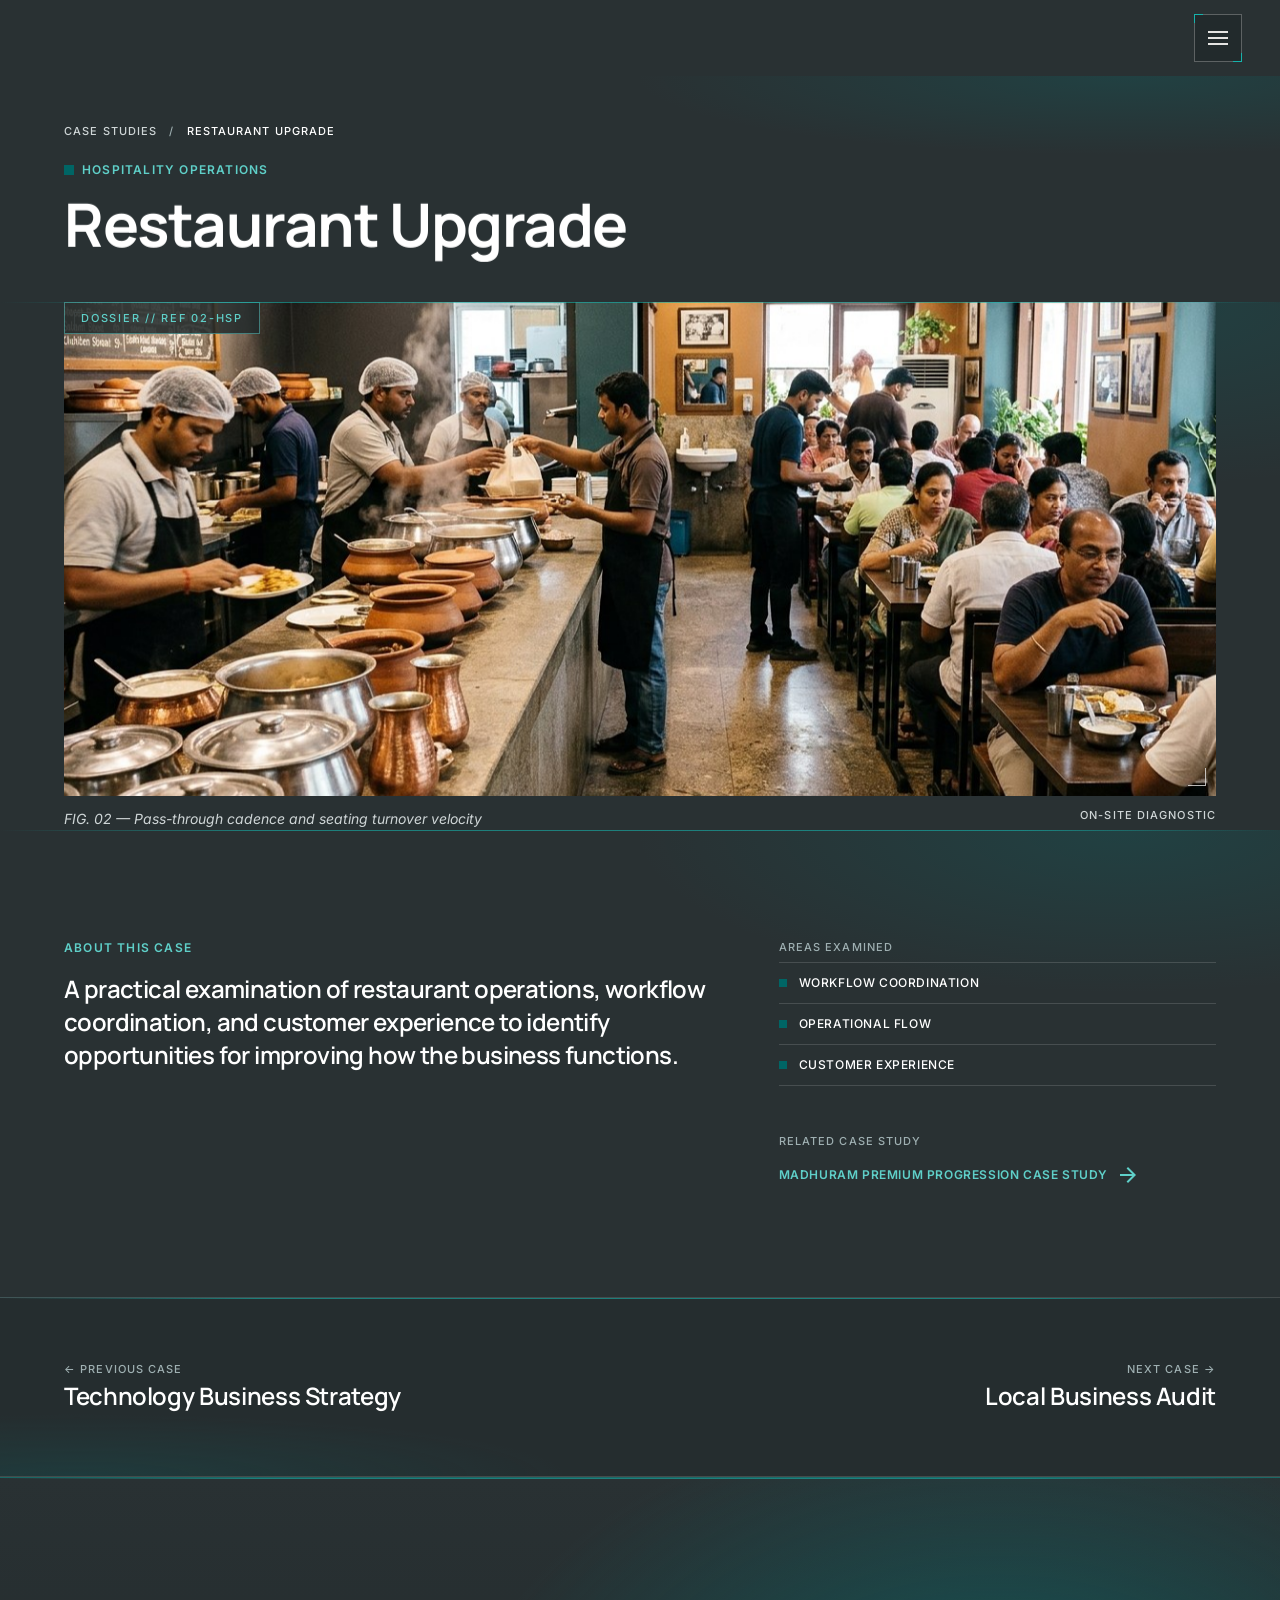
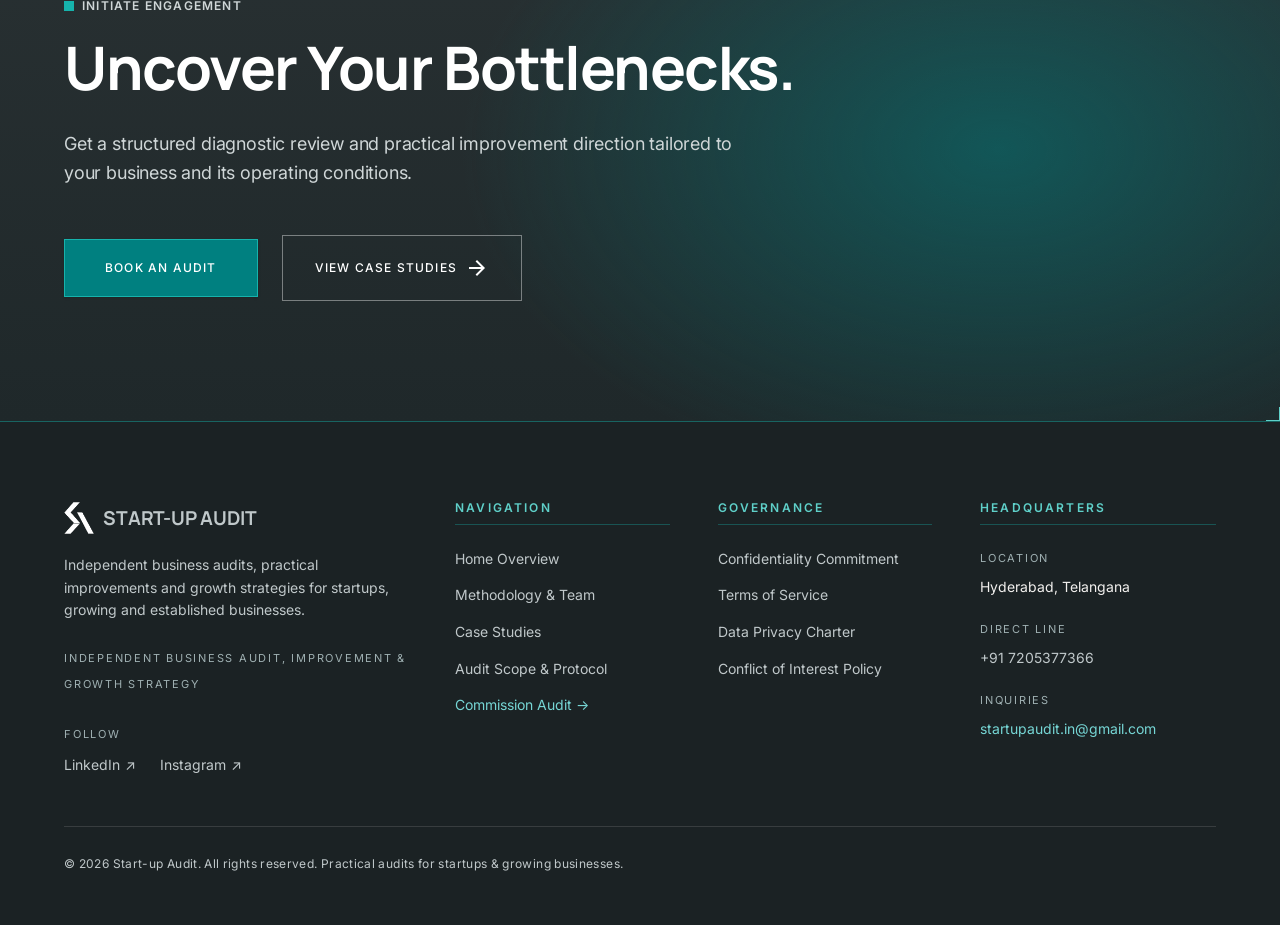
<file: case-study-restaurant-upgrade.html>
<!DOCTYPE html>
<html lang="en-IN">
<head>
<meta charset="utf-8">
<meta name="viewport" content="width=device-width, initial-scale=1.0">
<link href="https://fonts.googleapis.com" rel="preconnect">
<link crossorigin="" href="https://fonts.gstatic.com" rel="preconnect">
<link href="https://fonts.googleapis.com/css2?family=Inter:wght@300;400;500;600;700&amp;family=Manrope:wght@500;600;700;800&amp;display=swap" rel="stylesheet">
<title>Restaurant Operations Audit Case Study | Start-up Audit</title>
<meta name="description" content="A restaurant operations audit case study on workflow coordination, service handoffs and customer experience.">
<meta name="robots" content="index, follow, max-image-preview:large">
<link rel="canonical" href="https://startup-audit.pages.dev/case-study-restaurant-upgrade.html">
<meta name="author" content="Bhola, Start-up Audit">
<meta name="theme-color" content="#008080">
<meta property="og:title" content="Restaurant Operations Audit Case Study | Start-up Audit">
<meta property="og:description" content="A restaurant operations audit case study on workflow coordination, service handoffs and customer experience.">
<meta property="og:url" content="https://startup-audit.pages.dev/case-study-restaurant-upgrade.html">
<meta property="og:image" content="https://startup-audit.pages.dev/assets/img/social-share.png?v=2">
<meta property="og:image:width" content="1200">
<meta property="og:image:height" content="630">
<meta property="og:image:alt" content="Start-up Audit — Independent Business Audit">
<meta property="og:type" content="website">
<meta property="og:site_name" content="Start-up Audit">
<meta property="og:locale" content="en_IN">
<meta name="twitter:card" content="summary_large_image">
<meta name="twitter:title" content="Restaurant Operations Audit Case Study | Start-up Audit">
<meta name="twitter:description" content="A restaurant operations audit case study on workflow coordination, service handoffs and customer experience.">
<meta name="twitter:image" content="https://startup-audit.pages.dev/assets/img/social-share.png?v=2">
<link rel="icon" type="image/png" sizes="48x48" href="assets/img/favicon-48.png">
<link rel="icon" type="image/png" sizes="192x192" href="assets/img/favicon-192.png">
<link rel="apple-touch-icon" href="assets/img/apple-touch-icon.png">
<script>document.documentElement.classList.add('js');</script>
<link rel="stylesheet" href="assets/css/case.css">
<link rel="stylesheet" href="assets/css/site.css">
<link rel="stylesheet" href="assets/css/hudnav.css">
<link rel="stylesheet" href="assets/css/hudsite.css">
<script src="assets/js/site.js" defer></script>
<script type="application/ld+json">
{
  "@context": "https://schema.org",
  "@type": "BreadcrumbList",
  "itemListElement": [
    {
      "@type": "ListItem",
      "position": 1,
      "name": "Home",
      "item": "https://startup-audit.pages.dev/"
    },
    {
      "@type": "ListItem",
      "position": 2,
      "name": "Case Studies",
      "item": "https://startup-audit.pages.dev/case-studies.html"
    },
    {
      "@type": "ListItem",
      "position": 3,
      "name": "Restaurant Upgrade",
      "item": "https://startup-audit.pages.dev/case-study-restaurant-upgrade.html"
    }
  ]
}
</script>
</head>
<body class="bg-surface-container-lowest font-body-md text-body-md text-on-surface antialiased" data-page="case-studies" data-hud="site">
<a class="sa-skip" href="#main">Skip to content</a>
<header class="sa-header" data-header>
<div class="sa-header__bar">
<a class="sa-brand" href="index.html" aria-label="Start-up Audit — home"><img src="assets/img/logo-teal.png" alt="" width="30" height="32"><span>START-UP AUDIT</span></a>
<span class="sa-tag">Diagnostic Journal</span>
<nav class="sa-nav" aria-label="Primary"><a href="index.html">Home</a><a href="about.html">About</a><a href="case-studies.html" aria-current="page">Case Studies</a><a href="audit-scope.html">Audit Scope</a></nav>
<a class="sa-cta" href="book-an-audit.html">Book an Audit</a>
<button class="sa-burger" type="button" aria-expanded="false" aria-controls="sa-mobile" aria-label="Open menu"><span class="sa-burger__bars" aria-hidden="true"><i></i><i></i><i></i></span></button>
</div>
<nav id="sa-mobile" class="sa-mobile" aria-label="Mobile" hidden>
<a href="index.html">Home</a><a href="about.html">About</a><a href="case-studies.html" aria-current="page">Case Studies</a><a href="audit-scope.html">Audit Scope</a>
<a class="sa-mobile__cta" href="book-an-audit.html">Book an Audit</a>
</nav>
</header>
<main id="main" class="w-full pt-[76px] bg-surface-container-lowest min-h-screen">
<section class="w-full bg-surface-container-lowest">
<div class="max-w-[1440px] mx-auto px-margin-compact md:px-margin pt-space-lg pb-space-lg">
<nav aria-label="Breadcrumb" class="font-label-sm text-label-sm uppercase tracking-widest text-on-surface-variant mb-space-md"><a class="hover:text-primary transition-colors" href="case-studies.html">Case Studies</a> <span class="mx-2 text-outline">/</span> <span class="text-on-surface" aria-current="page">Restaurant Upgrade</span></nav>
<div class="flex items-center gap-space-xs mb-space-sm"><span class="w-2.5 h-2.5 bg-primary inline-block"></span><span class="font-label-md text-label-md uppercase tracking-widest text-primary font-semibold">HOSPITALITY OPERATIONS</span></div>
<h1 data-text-reveal data-hero class="font-display-lg text-[32px] sm:text-4xl md:text-5xl lg:text-display-lg text-on-surface tracking-tight leading-none">Restaurant Upgrade</h1>
</div>
</section>
<section class="w-full bg-surface-container-lowest">
<div class="max-w-[1440px] mx-auto px-margin-compact md:px-margin">
<figure>
<div class="relative overflow-hidden bg-surface-container aspect-[4/3] md:aspect-[21/9]" data-img-reveal>
<img class="absolute inset-0 w-full h-full object-cover" src="assets/img/cs-restaurant.jpg" alt="A busy independent restaurant with cooks serving from copper pots at the counter and customers seated at long tables." decoding="async" data-parallax>
<div class="absolute top-0 left-0 bg-inverse-surface text-inverse-on-surface px-4 py-2 font-label-sm text-label-sm uppercase tracking-widest z-10">DOSSIER // REF 02-HSP</div>
</div>
<figcaption class="flex flex-wrap justify-between gap-2 mt-3 font-label-sm text-label-sm uppercase tracking-widest text-on-surface-variant"><span class="normal-case italic tracking-normal font-body-sm text-body-sm">FIG. 02 — Pass-through cadence and seating turnover velocity</span><span>ON-SITE DIAGNOSTIC</span></figcaption>
</figure>
</div>
</section>
<section class="w-full bg-surface-container-lowest py-[72px] lg:py-[110px]">
<div class="max-w-[1440px] mx-auto px-margin-compact md:px-margin grid grid-cols-12 gap-gutter">
<div class="col-span-12 lg:col-span-7">
<div class="font-label-md text-label-md uppercase tracking-widest text-primary font-semibold mb-space-sm">ABOUT THIS CASE</div>
<p class="font-headline-md text-xl md:text-headline-md text-on-surface leading-snug tracking-tight">A practical examination of restaurant operations, workflow coordination, and customer experience to identify opportunities for improving how the business functions.</p>
</div>
<div class="col-span-12 lg:col-span-5 lg:pl-space-md space-y-space-lg">
<div>
<div class="font-label-sm text-label-sm uppercase tracking-widest text-outline mb-2">AREAS EXAMINED</div>
<ul class="border-t border-outline-variant/50" data-stagger><li class="flex items-center gap-3 py-3 border-b border-outline-variant/50 font-label-md text-label-md uppercase tracking-wider text-on-surface"><span class="w-2 h-2 bg-primary inline-block"></span>Workflow Coordination</li><li class="flex items-center gap-3 py-3 border-b border-outline-variant/50 font-label-md text-label-md uppercase tracking-wider text-on-surface"><span class="w-2 h-2 bg-primary inline-block"></span>Operational Flow</li><li class="flex items-center gap-3 py-3 border-b border-outline-variant/50 font-label-md text-label-md uppercase tracking-wider text-on-surface"><span class="w-2 h-2 bg-primary inline-block"></span>Customer Experience</li></ul>
</div>
<div>
<div class="font-label-sm text-label-sm uppercase tracking-widest text-outline mb-3">RELATED CASE STUDY</div>
<ul class="space-y-3"><li><a class="group inline-flex items-center gap-2 font-label-md text-label-md uppercase tracking-wider text-primary hover:text-on-surface font-semibold transition-colors" href="case-study-madhuram-premium-progression.html"><span>Madhuram Premium Progression Case Study</span><span class="sa-ico text-[16px] transition-transform group-hover:translate-x-1"><svg stroke="currentColor" fill="currentColor" stroke-width="0" viewBox="0 0 24 24" aria-hidden="true" focusable="false" height="1em" width="1em" xmlns="http://www.w3.org/2000/svg"><path fill="none" d="M0 0h24v24H0z"></path><path d="m12 4-1.41 1.41L16.17 11H4v2h12.17l-5.58 5.59L12 20l8-8z"></path></svg></span></a></li></ul>
</div>
</div>
</div>
</section>
<section class="w-full bg-surface-container border-y border-outline-variant/40">
<div class="max-w-[1440px] mx-auto px-margin-compact md:px-margin py-space-lg grid grid-cols-1 md:grid-cols-2 gap-space-md">
<a class="group block py-4" href="case-study-technology-business-strategy.html"><div class="font-label-sm text-label-sm uppercase tracking-widest text-outline mb-1">← Previous case</div><div class="font-headline-md text-xl md:text-headline-md text-on-surface group-hover:text-primary transition-colors">Technology Business Strategy</div></a>
<a class="group block py-4 md:text-right" href="case-study-local-business-audit.html"><div class="font-label-sm text-label-sm uppercase tracking-widest text-outline mb-1">Next case →</div><div class="font-headline-md text-xl md:text-headline-md text-on-surface group-hover:text-primary transition-colors">Local Business Audit</div></a>
</div>
</section>
<section class="w-full bg-primary-container text-on-primary py-[90px] lg:py-[120px]">
<div class="max-w-[1440px] mx-auto px-margin-compact md:px-margin">
<div class="max-w-4xl">
<div class="flex items-center gap-space-xs mb-space-sm"><span class="w-2.5 h-2.5 bg-on-primary inline-block"></span><span class="font-label-md text-label-md uppercase tracking-widest text-on-primary-container font-semibold">INITIATE ENGAGEMENT</span></div>
<h2 data-text-reveal class="font-display-lg text-3xl md:text-5xl lg:text-display-lg text-on-primary font-bold tracking-tight mb-space-md leading-tight">Uncover Your Bottlenecks.</h2>
<p class="font-body-lg text-body-lg text-on-primary-container/90 max-w-2xl font-normal leading-relaxed mb-space-lg">Get a structured diagnostic review and practical improvement direction tailored to your business and its operating conditions.</p>
<div class="flex flex-wrap items-center gap-space-md">
<a class="inline-flex items-center justify-center bg-inverse-surface hover:bg-on-surface text-inverse-on-surface font-label-md text-label-md uppercase tracking-widest px-10 py-5 transition-colors shadow-sm" href="book-an-audit.html">Book an Audit</a>
<a class="group inline-flex items-center gap-2 border border-on-primary/40 hover:border-on-primary hover:bg-on-primary/10 text-on-primary font-label-md text-label-md uppercase tracking-widest px-8 py-5 transition-colors" href="case-studies.html"><span>View Case Studies</span><span class="sa-ico text-[18px] transition-transform group-hover:translate-x-1"><svg stroke="currentColor" fill="currentColor" stroke-width="0" viewBox="0 0 24 24" aria-hidden="true" focusable="false" height="1em" width="1em" xmlns="http://www.w3.org/2000/svg"><path fill="none" d="M0 0h24v24H0z"></path><path d="m12 4-1.41 1.41L16.17 11H4v2h12.17l-5.58 5.59L12 20l8-8z"></path></svg></span></a>
</div>
</div>
</div>
</section>
</main>
<footer class="sa-footer">
<div class="sa-footer__inner">
<div class="sa-footer__grid">
<div class="sa-footer__brand">
<a class="sa-footer__logo" href="index.html" aria-label="Start-up Audit — home"><img src="assets/img/logo.png" alt="" width="36" height="32"><span>START-UP AUDIT</span></a>
<p>Independent business audits, practical improvements and growth strategies for startups, growing and established businesses.</p>
<div class="sa-footer__label">Independent Business Audit, Improvement &amp; Growth Strategy</div>
<div class="sa-footer__follow"><span class="sa-footer__label">Follow</span><ul class="sa-footer__social"><li><a href="https://www.linkedin.com/company/145429270/" target="_blank" rel="noopener noreferrer" aria-label="Start-up Audit on LinkedIn (opens in a new tab)">LinkedIn <span aria-hidden="true">↗</span></a></li><li><a href="https://www.instagram.com/startup.audit/" target="_blank" rel="noopener noreferrer" aria-label="Start-up Audit on Instagram (opens in a new tab)">Instagram <span aria-hidden="true">↗</span></a></li></ul></div>
</div>
<div>
<h2 class="sa-footer__h">Navigation</h2>
<ul>
<li><a href="index.html">Home Overview</a></li>
<li><a href="about.html">Methodology &amp; Team</a></li>
<li><a href="case-studies.html">Case Studies</a></li>
<li><a href="audit-scope.html">Audit Scope &amp; Protocol</a></li>
<li><a class="sa-footer__accent" href="book-an-audit.html">Commission Audit →</a></li>
</ul>
</div>
<div>
<h2 class="sa-footer__h">Governance</h2>
<ul>
<li><a href="policies.html#confidentiality">Confidentiality Commitment</a></li>
<li><a href="policies.html#terms">Terms of Service</a></li>
<li><a href="policies.html#privacy">Data Privacy Charter</a></li>
<li><a href="policies.html#conflict-of-interest">Conflict of Interest Policy</a></li>
</ul>
</div>
<div>
<h2 class="sa-footer__h">Headquarters</h2>
<address>
<div><span class="sa-footer__label">Location</span><span>Hyderabad, Telangana</span></div>
<div><span class="sa-footer__label">Direct Line</span><a href="tel:+917205377366">+91 7205377366</a></div>
<div><span class="sa-footer__label">Inquiries</span><a class="sa-footer__accent" href="mailto:startupaudit.in@gmail.com">startupaudit.in@gmail.com</a></div>
</address>
</div>
</div>
<div class="sa-footer__base">
<div>© <span data-year>2026</span> Start-up Audit. All rights reserved. Practical audits for startups &amp; growing businesses.</div>
</div>
</div>
</footer>
</body>
</html>
</file>
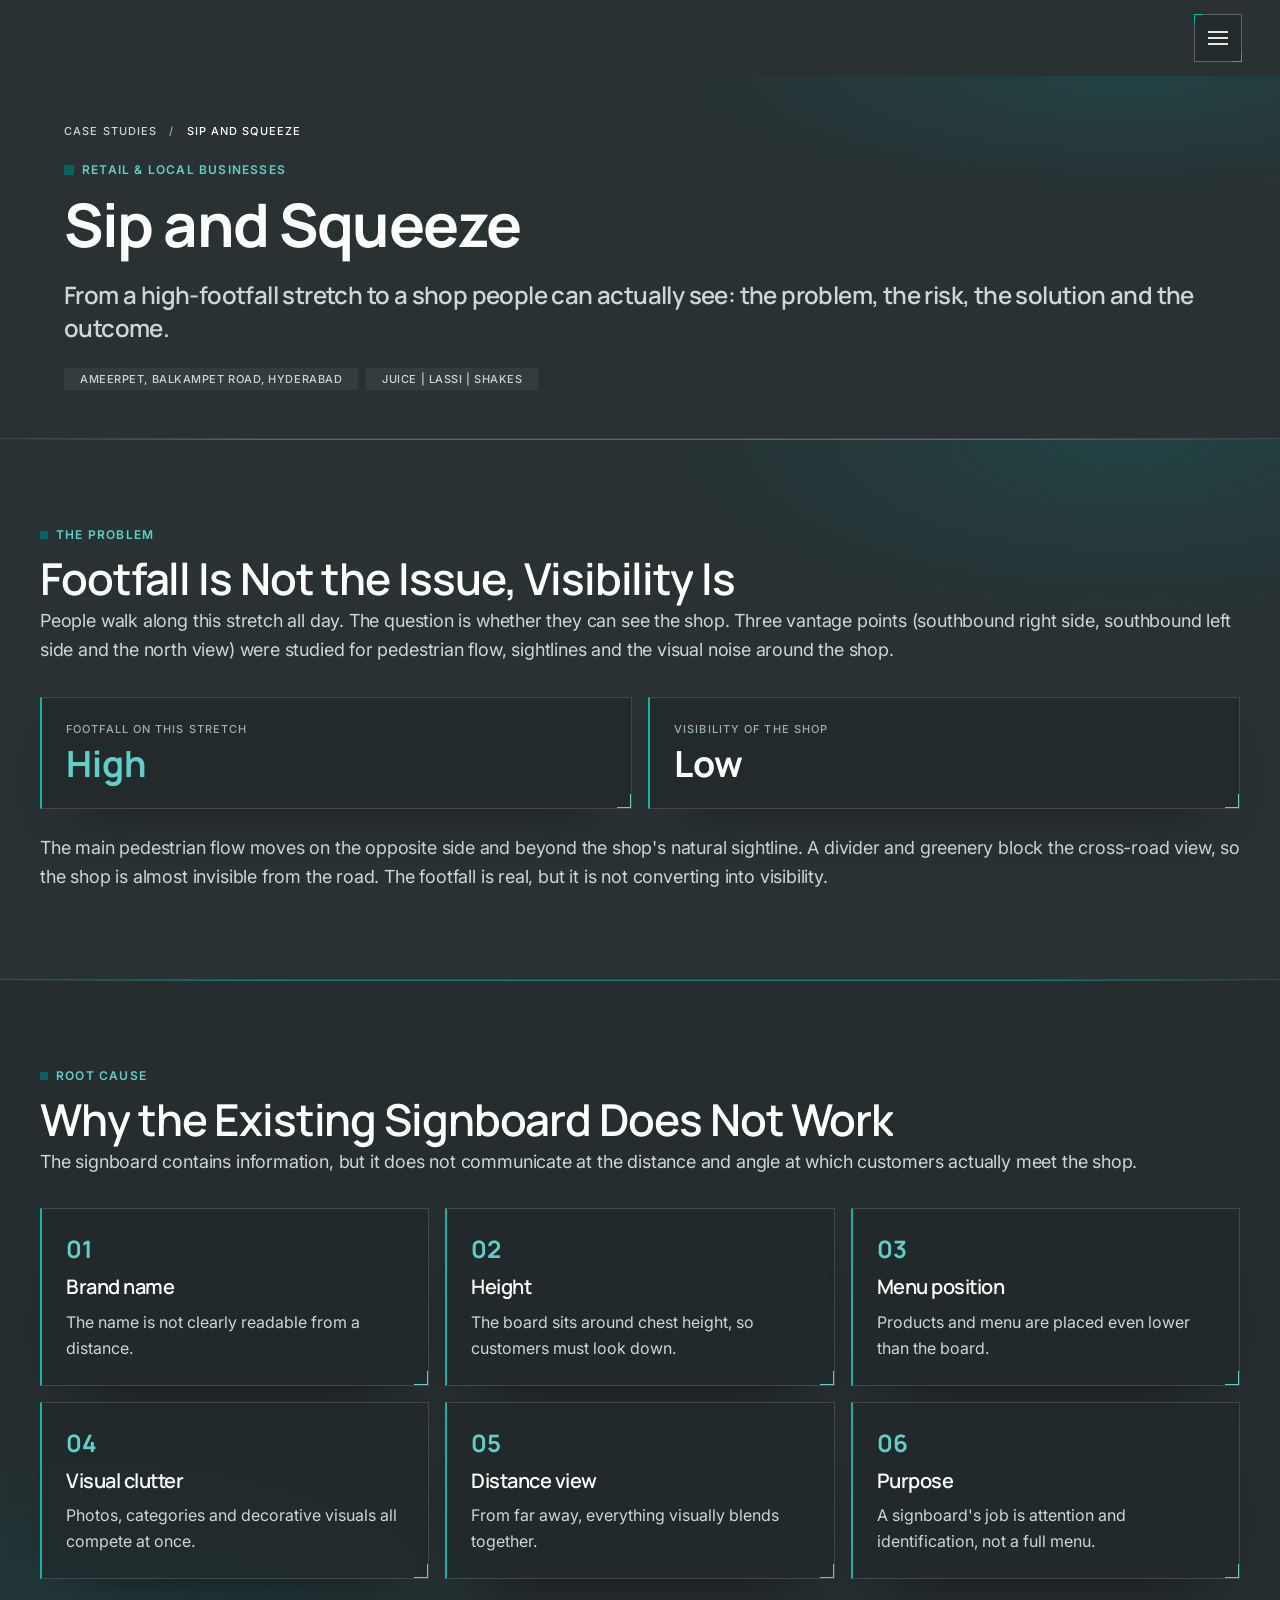
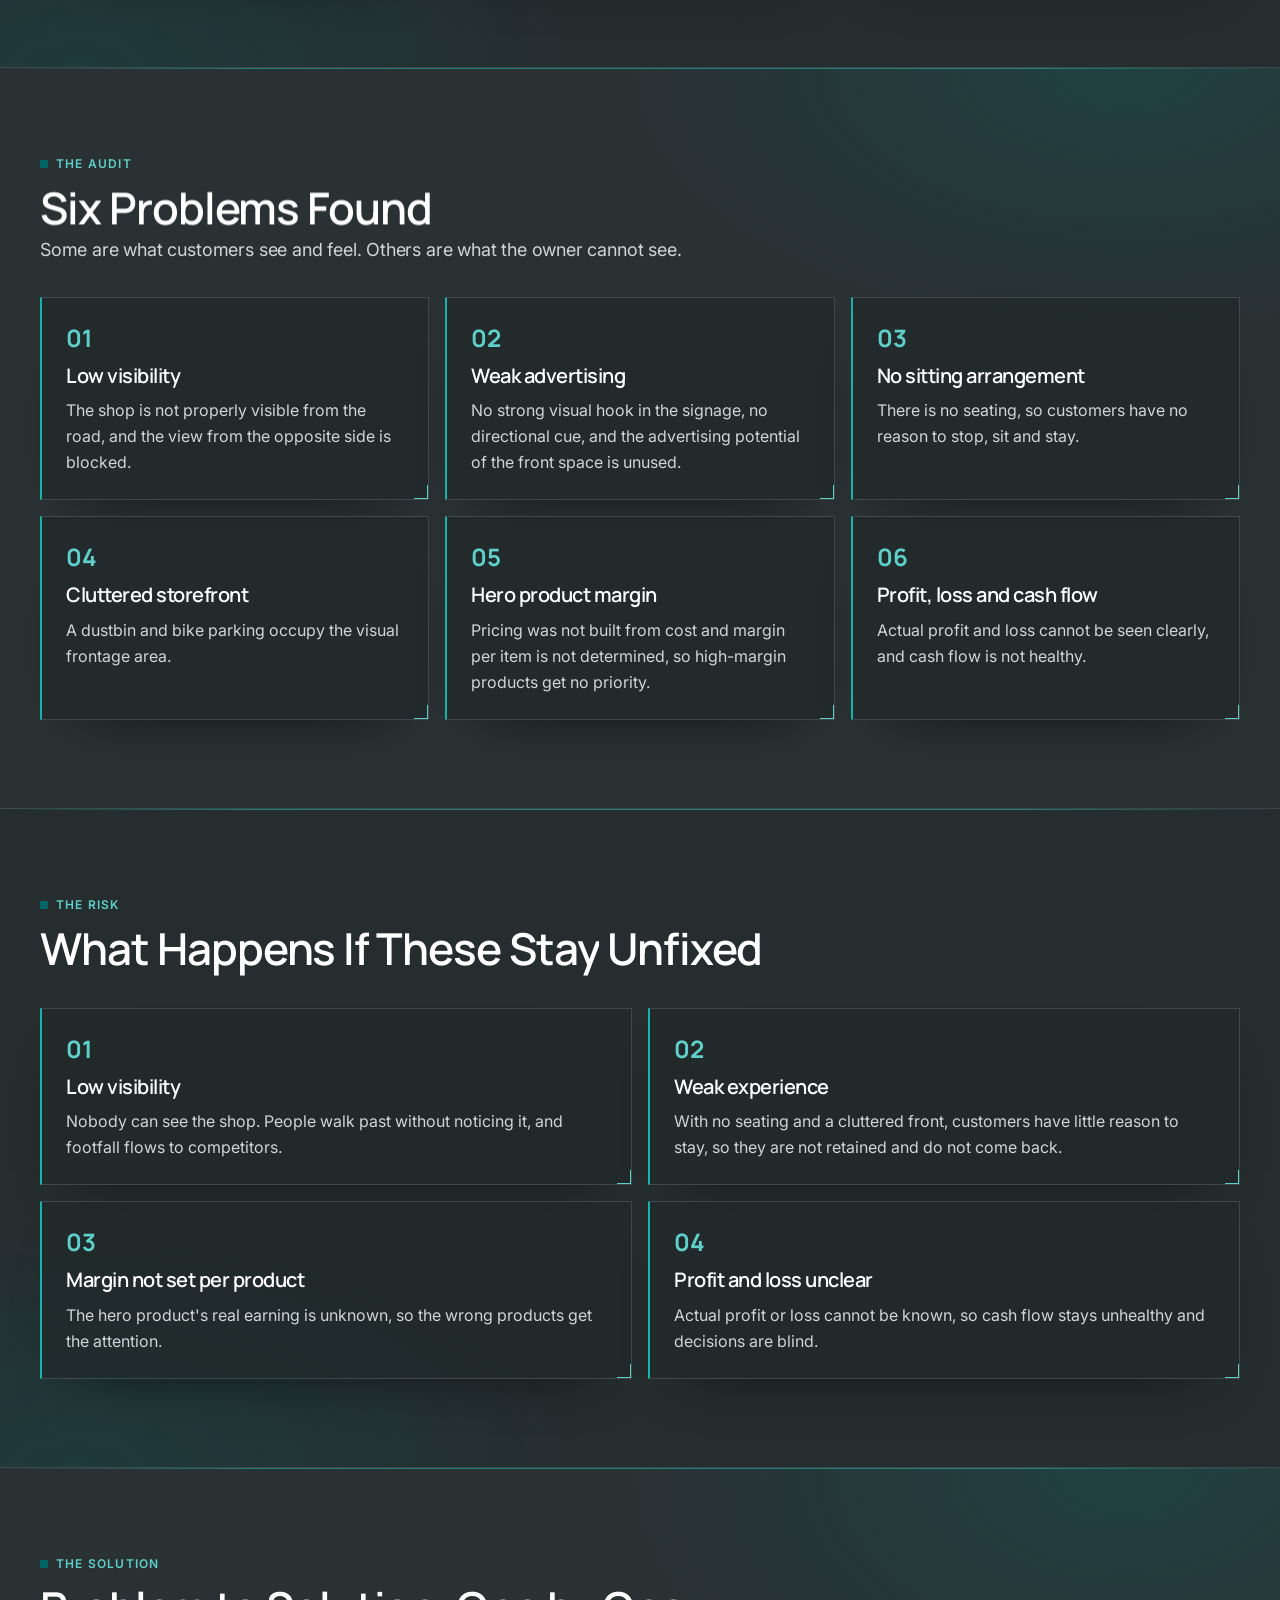
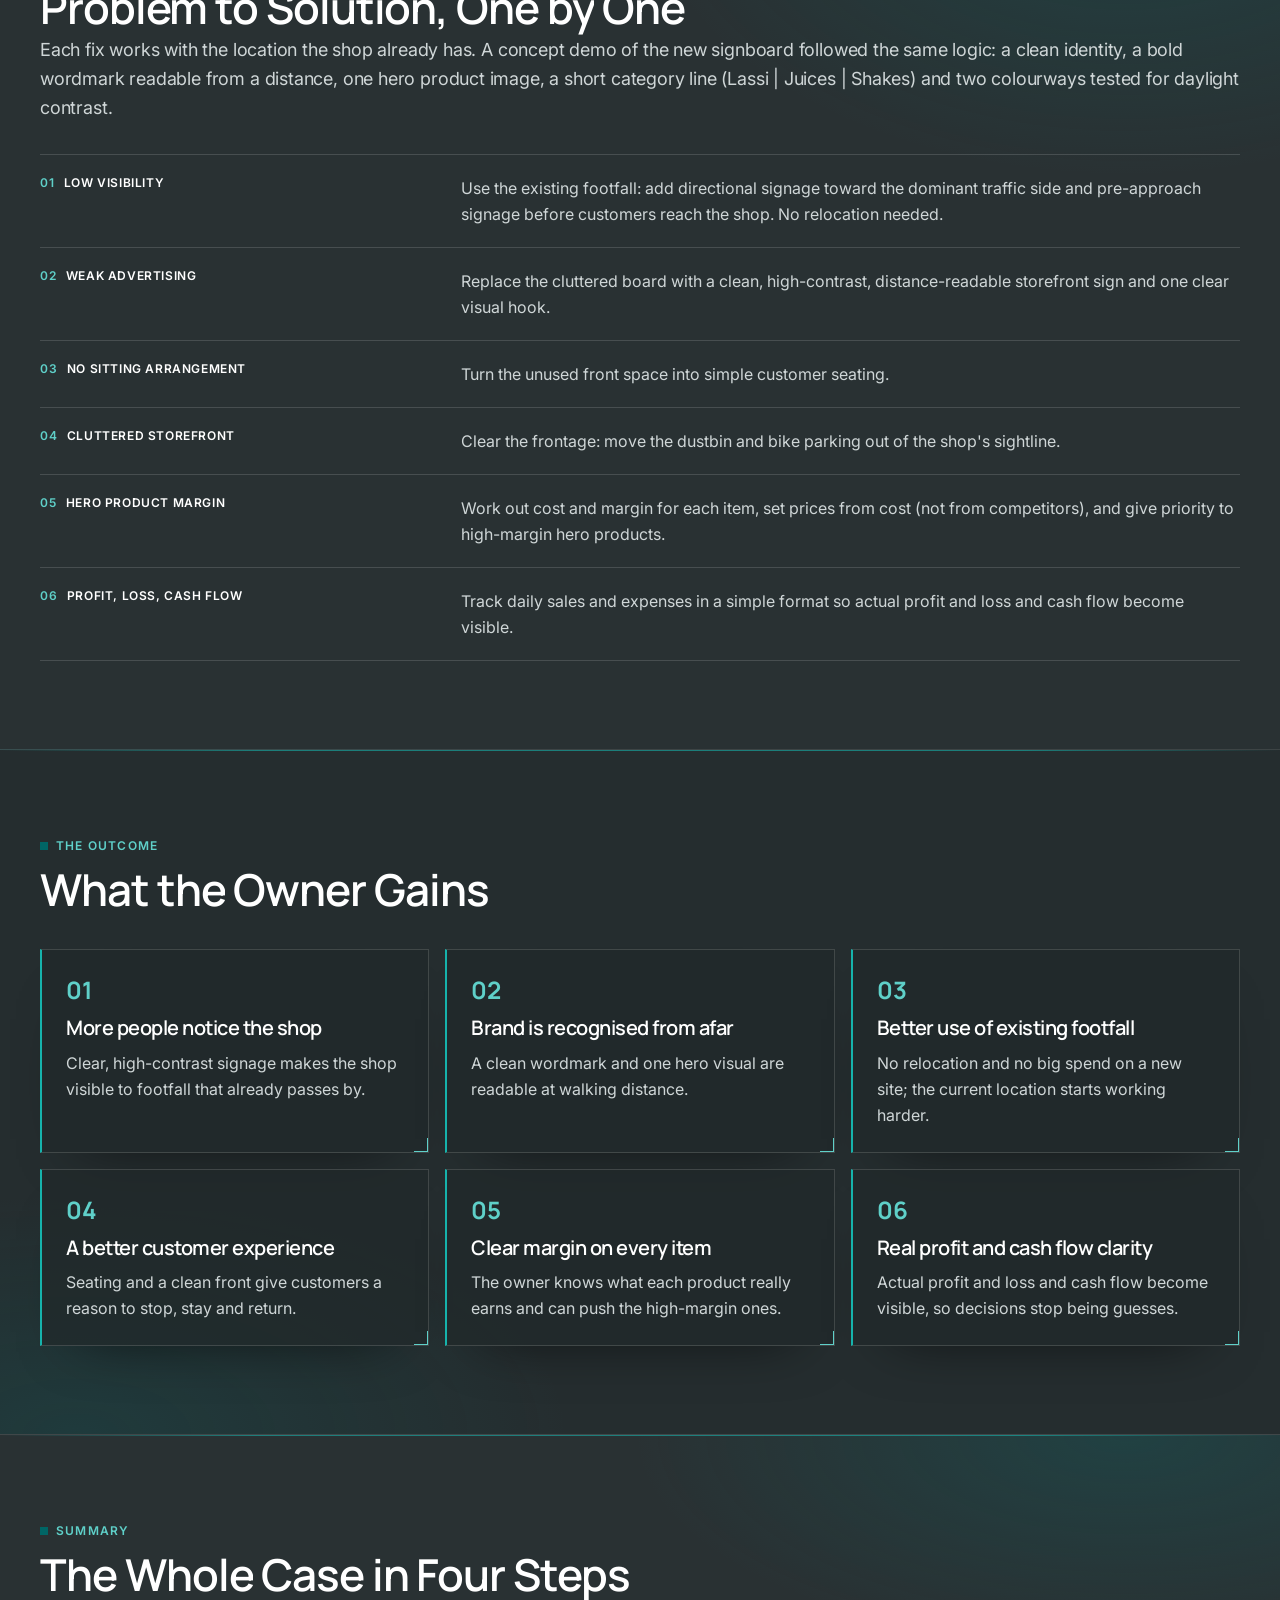
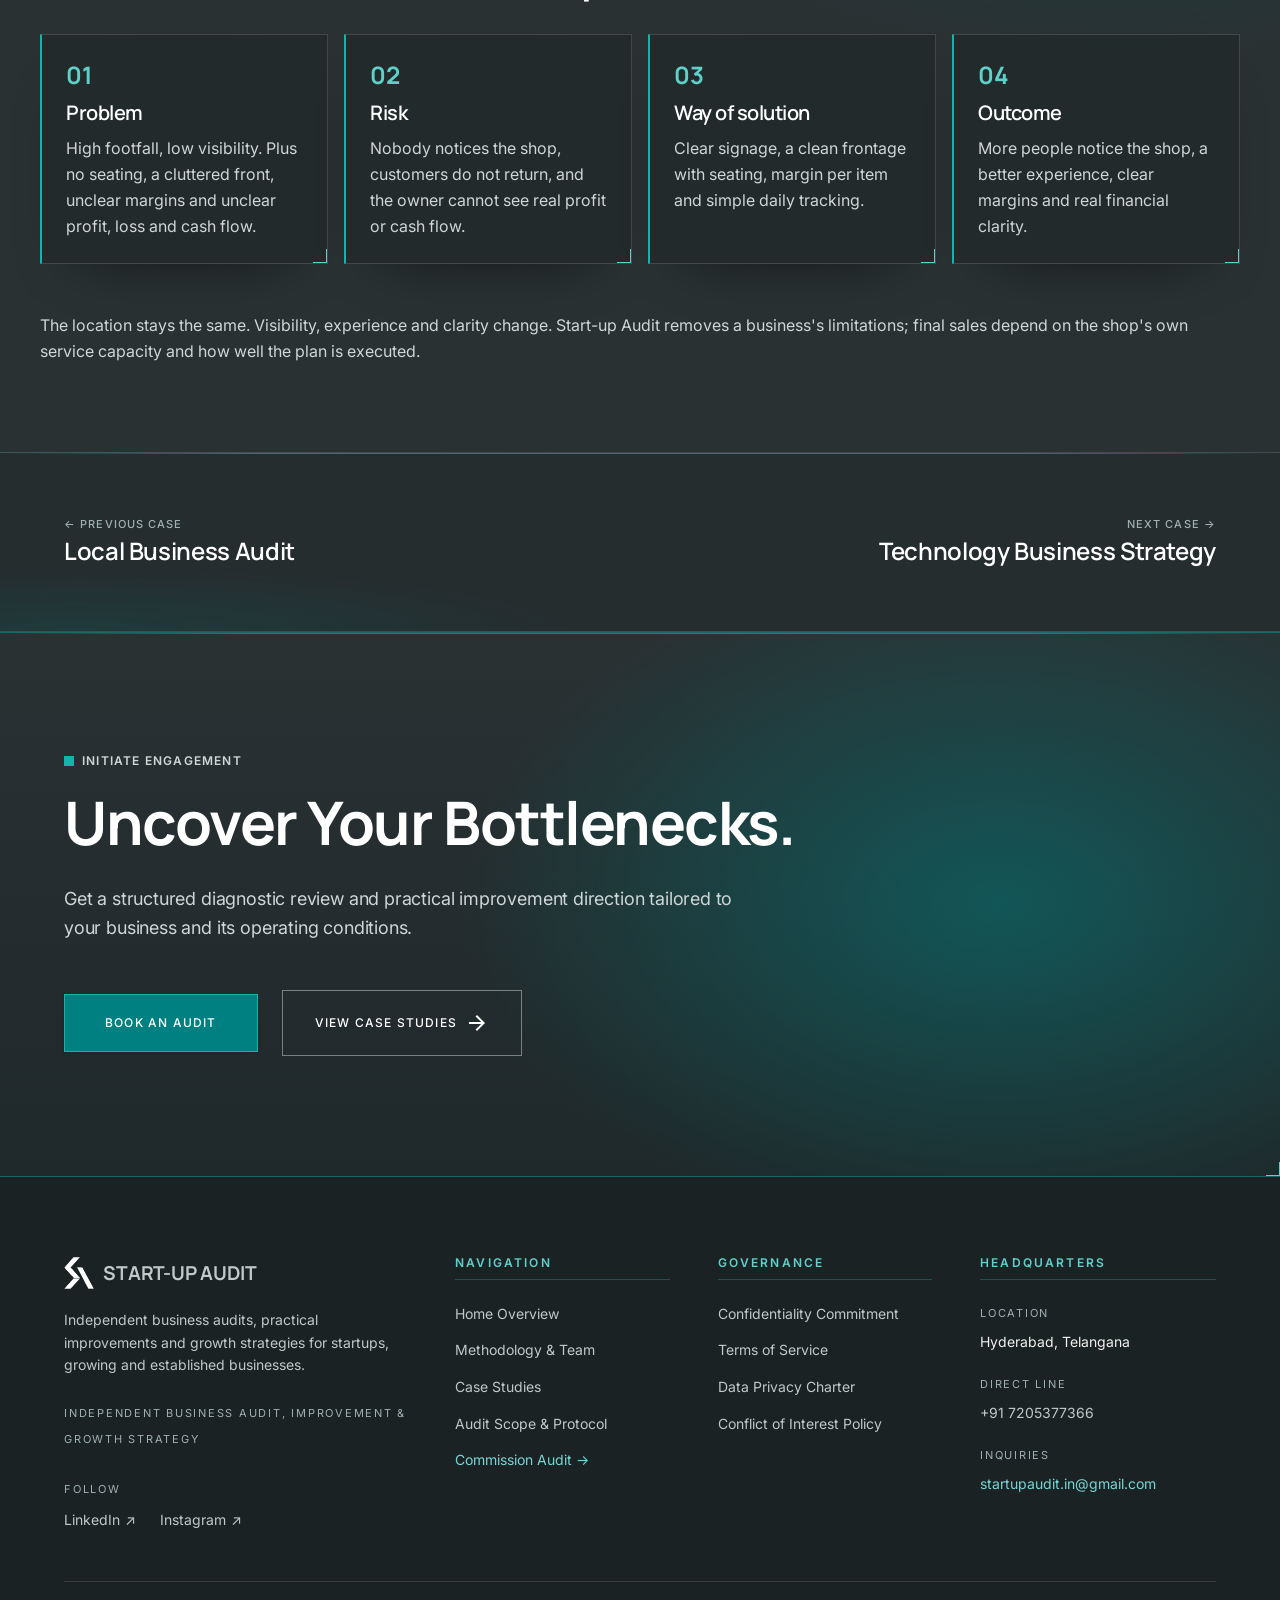
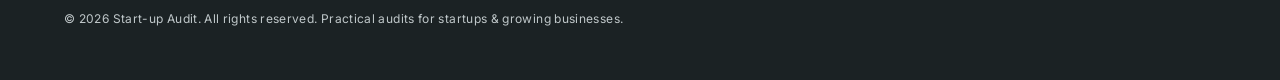
<file: case-study-sip-and-squeeze.html>
<!DOCTYPE html>
<html lang="en-IN">
<head>
<meta charset="utf-8">
<meta name="viewport" content="width=device-width, initial-scale=1.0">
<link href="https://fonts.googleapis.com" rel="preconnect">
<link crossorigin="" href="https://fonts.gstatic.com" rel="preconnect">
<link href="https://fonts.googleapis.com/css2?family=Inter:wght@300;400;500;600;700&amp;family=Manrope:wght@500;600;700;800&amp;display=swap" rel="stylesheet">
<title>Sip and Squeeze: Visibility Case Study | Start-up Audit</title>
<meta name="description" content="A short case study of a juice shop on a high-footfall stretch in Hyderabad: why people walked past, what the risk was, and the practical fixes that use the existing footfall.">
<meta name="robots" content="index, follow, max-image-preview:large">
<link rel="canonical" href="https://startup-audit.pages.dev/case-study-sip-and-squeeze.html">
<meta name="author" content="Bhola, Start-up Audit">
<meta name="theme-color" content="#008080">
<meta property="og:title" content="Sip and Squeeze: Visibility Case Study | Start-up Audit">
<meta property="og:description" content="A short case study of a juice shop on a high-footfall stretch in Hyderabad: why people walked past, what the risk was, and the practical fixes that use the existing footfall.">
<meta property="og:url" content="https://startup-audit.pages.dev/case-study-sip-and-squeeze.html">
<meta property="og:image" content="https://startup-audit.pages.dev/assets/img/social-share.png?v=2">
<meta property="og:image:width" content="1200">
<meta property="og:image:height" content="630">
<meta property="og:image:alt" content="Start-up Audit — Independent Business Audit">
<meta property="og:type" content="website">
<meta property="og:site_name" content="Start-up Audit">
<meta property="og:locale" content="en_IN">
<meta name="twitter:card" content="summary_large_image">
<meta name="twitter:title" content="Sip and Squeeze: Visibility Case Study | Start-up Audit">
<meta name="twitter:description" content="A short case study of a juice shop on a high-footfall stretch in Hyderabad: why people walked past, what the risk was, and the practical fixes that use the existing footfall.">
<meta name="twitter:image" content="https://startup-audit.pages.dev/assets/img/social-share.png?v=2">
<link rel="icon" type="image/png" sizes="48x48" href="assets/img/favicon-48.png">
<link rel="icon" type="image/png" sizes="192x192" href="assets/img/favicon-192.png">
<link rel="apple-touch-icon" href="assets/img/apple-touch-icon.png">
<script>document.documentElement.classList.add('js');</script>
<link rel="stylesheet" href="assets/css/case.css">
<link rel="stylesheet" href="assets/css/site.css">
<link rel="stylesheet" href="assets/css/hudnav.css">
<link rel="stylesheet" href="assets/css/hudsite.css">
<script src="assets/js/site.js" defer></script>
<script type="application/ld+json">
{
  "@context": "https://schema.org",
  "@type": "BreadcrumbList",
  "itemListElement": [
    {
      "@type": "ListItem",
      "position": 1,
      "name": "Home",
      "item": "https://startup-audit.pages.dev/"
    },
    {
      "@type": "ListItem",
      "position": 2,
      "name": "Case Studies",
      "item": "https://startup-audit.pages.dev/case-studies.html"
    },
    {
      "@type": "ListItem",
      "position": 3,
      "name": "Sip and Squeeze",
      "item": "https://startup-audit.pages.dev/case-study-sip-and-squeeze.html"
    }
  ]
}
</script>
</head>
<body class="bg-surface-container-lowest font-body-md text-body-md text-on-surface antialiased" data-page="case-studies" data-hud="site">
<a class="sa-skip" href="#main">Skip to content</a>
<header class="sa-header" data-header>
<div class="sa-header__bar">
<a class="sa-brand" href="index.html" aria-label="Start-up Audit — home"><img src="assets/img/logo-teal.png" alt="" width="30" height="32"><span>START-UP AUDIT</span></a>
<span class="sa-tag">Diagnostic Journal</span>
<nav class="sa-nav" aria-label="Primary"><a href="index.html">Home</a><a href="about.html">About</a><a href="case-studies.html" aria-current="page">Case Studies</a><a href="audit-scope.html">Audit Scope</a></nav>
<a class="sa-cta" href="book-an-audit.html">Book an Audit</a>
<button class="sa-burger" type="button" aria-expanded="false" aria-controls="sa-mobile" aria-label="Open menu"><span class="sa-burger__bars" aria-hidden="true"><i></i><i></i><i></i></span></button>
</div>
<nav id="sa-mobile" class="sa-mobile" aria-label="Mobile" hidden>
<a href="index.html">Home</a><a href="about.html">About</a><a href="case-studies.html" aria-current="page">Case Studies</a><a href="audit-scope.html">Audit Scope</a>
<a class="sa-mobile__cta" href="book-an-audit.html">Book an Audit</a>
</nav>
</header>
<main id="main" class="w-full pt-[76px] bg-surface-container-lowest min-h-screen">
<section class="w-full bg-surface-container-lowest">
<div class="max-w-[1440px] mx-auto px-margin-compact md:px-margin pt-space-lg pb-space-lg">
<nav aria-label="Breadcrumb" class="font-label-sm text-label-sm uppercase tracking-widest text-on-surface-variant mb-space-md"><a class="hover:text-primary transition-colors" href="case-studies.html">Case Studies</a> <span class="mx-2 text-outline">/</span> <span class="text-on-surface" aria-current="page">Sip and Squeeze</span></nav>
<div class="flex items-center gap-space-xs mb-space-sm"><span class="w-2.5 h-2.5 bg-primary inline-block"></span><span class="font-label-md text-label-md uppercase tracking-widest text-primary font-semibold">Retail &amp; Local Businesses</span></div>
<h1 data-text-reveal data-hero class="font-display-lg text-[32px] sm:text-4xl md:text-5xl lg:text-display-lg text-on-surface tracking-tight leading-none mb-space-md">Sip and Squeeze</h1>
<p class="font-headline-md text-xl md:text-headline-md text-on-surface-variant leading-snug tracking-tight max-w-3xl">From a high-footfall stretch to a shop people can actually see: the problem, the risk, the solution and the outcome.</p>
<div class="flex flex-wrap gap-space-xs mt-space-md"><span class="px-space-sm py-1 bg-surface-container font-label-sm text-label-sm uppercase tracking-wider text-on-surface-variant">Ameerpet, Balkampet Road, Hyderabad</span><span class="px-space-sm py-1 bg-surface-container font-label-sm text-label-sm uppercase tracking-wider text-on-surface-variant">Juice | Lassi | Shakes</span></div>
</div>
</section><section class="sa-cs-sec">
<div class="max-w-[1440px] mx-auto px-margin-compact md:px-margin">
<div class="flex items-center gap-space-xs mb-space-xs"><span class="w-2 h-2 bg-primary inline-block"></span><span class="font-label-md text-label-md uppercase tracking-widest text-primary font-semibold">THE PROBLEM</span></div>
<h2 data-text-reveal class="font-headline-xl text-[28px] leading-tight md:text-headline-xl text-on-surface font-semibold tracking-tight">Footfall Is Not the Issue, Visibility Is</h2>
<p class="font-body-lg text-body-lg text-on-surface-variant leading-relaxed max-w-3xl mt-space-sm">People walk along this stretch all day. The question is whether they can see the shop. Three vantage points (southbound right side, southbound left side and the north view) were studied for pedestrian flow, sightlines and the visual noise around the shop.</p>
<div class="sa-cs-grid sa-cs-grid--2" data-stagger>
<div class="sa-cs-card"><div class="font-label-sm text-label-sm uppercase tracking-widest text-outline mb-2">Footfall on this stretch</div><div class="font-display-lg text-4xl font-bold text-primary-container">High</div></div>
<div class="sa-cs-card"><div class="font-label-sm text-label-sm uppercase tracking-widest text-outline mb-2">Visibility of the shop</div><div class="font-display-lg text-4xl font-bold text-on-surface">Low</div></div>
</div>
<p class="font-body-lg text-body-lg text-on-surface-variant leading-relaxed max-w-3xl mt-space-md">The main pedestrian flow moves on the opposite side and beyond the shop's natural sightline. A divider and greenery block the cross-road view, so the shop is almost invisible from the road. The footfall is real, but it is not converting into visibility.</p>
</div>
</section><section class="sa-cs-sec sa-cs-sec--alt">
<div class="max-w-[1440px] mx-auto px-margin-compact md:px-margin">
<div class="flex items-center gap-space-xs mb-space-xs"><span class="w-2 h-2 bg-primary inline-block"></span><span class="font-label-md text-label-md uppercase tracking-widest text-primary font-semibold">ROOT CAUSE</span></div>
<h2 data-text-reveal class="font-headline-xl text-[28px] leading-tight md:text-headline-xl text-on-surface font-semibold tracking-tight">Why the Existing Signboard Does Not Work</h2>
<p class="font-body-lg text-body-lg text-on-surface-variant leading-relaxed max-w-3xl mt-space-sm">The signboard contains information, but it does not communicate at the distance and angle at which customers actually meet the shop.</p>
<div class="sa-cs-grid sa-cs-grid--3" data-stagger><div class="sa-cs-card"><div class="font-headline-lg text-2xl font-bold text-primary-container mb-space-xs">01</div><h3 class="font-headline-md text-xl text-on-surface font-semibold tracking-tight leading-snug mb-2">Brand name</h3><p class="font-body-md text-body-md text-on-surface-variant leading-relaxed">The name is not clearly readable from a distance.</p></div><div class="sa-cs-card"><div class="font-headline-lg text-2xl font-bold text-primary-container mb-space-xs">02</div><h3 class="font-headline-md text-xl text-on-surface font-semibold tracking-tight leading-snug mb-2">Height</h3><p class="font-body-md text-body-md text-on-surface-variant leading-relaxed">The board sits around chest height, so customers must look down.</p></div><div class="sa-cs-card"><div class="font-headline-lg text-2xl font-bold text-primary-container mb-space-xs">03</div><h3 class="font-headline-md text-xl text-on-surface font-semibold tracking-tight leading-snug mb-2">Menu position</h3><p class="font-body-md text-body-md text-on-surface-variant leading-relaxed">Products and menu are placed even lower than the board.</p></div><div class="sa-cs-card"><div class="font-headline-lg text-2xl font-bold text-primary-container mb-space-xs">04</div><h3 class="font-headline-md text-xl text-on-surface font-semibold tracking-tight leading-snug mb-2">Visual clutter</h3><p class="font-body-md text-body-md text-on-surface-variant leading-relaxed">Photos, categories and decorative visuals all compete at once.</p></div><div class="sa-cs-card"><div class="font-headline-lg text-2xl font-bold text-primary-container mb-space-xs">05</div><h3 class="font-headline-md text-xl text-on-surface font-semibold tracking-tight leading-snug mb-2">Distance view</h3><p class="font-body-md text-body-md text-on-surface-variant leading-relaxed">From far away, everything visually blends together.</p></div><div class="sa-cs-card"><div class="font-headline-lg text-2xl font-bold text-primary-container mb-space-xs">06</div><h3 class="font-headline-md text-xl text-on-surface font-semibold tracking-tight leading-snug mb-2">Purpose</h3><p class="font-body-md text-body-md text-on-surface-variant leading-relaxed">A signboard's job is attention and identification, not a full menu.</p></div></div>
</div>
</section><section class="sa-cs-sec">
<div class="max-w-[1440px] mx-auto px-margin-compact md:px-margin">
<div class="flex items-center gap-space-xs mb-space-xs"><span class="w-2 h-2 bg-primary inline-block"></span><span class="font-label-md text-label-md uppercase tracking-widest text-primary font-semibold">THE AUDIT</span></div>
<h2 data-text-reveal class="font-headline-xl text-[28px] leading-tight md:text-headline-xl text-on-surface font-semibold tracking-tight">Six Problems Found</h2>
<p class="font-body-lg text-body-lg text-on-surface-variant leading-relaxed max-w-3xl mt-space-sm">Some are what customers see and feel. Others are what the owner cannot see.</p>
<div class="sa-cs-grid sa-cs-grid--3" data-stagger><div class="sa-cs-card"><div class="font-headline-lg text-2xl font-bold text-primary-container mb-space-xs">01</div><h3 class="font-headline-md text-xl text-on-surface font-semibold tracking-tight leading-snug mb-2">Low visibility</h3><p class="font-body-md text-body-md text-on-surface-variant leading-relaxed">The shop is not properly visible from the road, and the view from the opposite side is blocked.</p></div><div class="sa-cs-card"><div class="font-headline-lg text-2xl font-bold text-primary-container mb-space-xs">02</div><h3 class="font-headline-md text-xl text-on-surface font-semibold tracking-tight leading-snug mb-2">Weak advertising</h3><p class="font-body-md text-body-md text-on-surface-variant leading-relaxed">No strong visual hook in the signage, no directional cue, and the advertising potential of the front space is unused.</p></div><div class="sa-cs-card"><div class="font-headline-lg text-2xl font-bold text-primary-container mb-space-xs">03</div><h3 class="font-headline-md text-xl text-on-surface font-semibold tracking-tight leading-snug mb-2">No sitting arrangement</h3><p class="font-body-md text-body-md text-on-surface-variant leading-relaxed">There is no seating, so customers have no reason to stop, sit and stay.</p></div><div class="sa-cs-card"><div class="font-headline-lg text-2xl font-bold text-primary-container mb-space-xs">04</div><h3 class="font-headline-md text-xl text-on-surface font-semibold tracking-tight leading-snug mb-2">Cluttered storefront</h3><p class="font-body-md text-body-md text-on-surface-variant leading-relaxed">A dustbin and bike parking occupy the visual frontage area.</p></div><div class="sa-cs-card"><div class="font-headline-lg text-2xl font-bold text-primary-container mb-space-xs">05</div><h3 class="font-headline-md text-xl text-on-surface font-semibold tracking-tight leading-snug mb-2">Hero product margin</h3><p class="font-body-md text-body-md text-on-surface-variant leading-relaxed">Pricing was not built from cost and margin per item is not determined, so high-margin products get no priority.</p></div><div class="sa-cs-card"><div class="font-headline-lg text-2xl font-bold text-primary-container mb-space-xs">06</div><h3 class="font-headline-md text-xl text-on-surface font-semibold tracking-tight leading-snug mb-2">Profit, loss and cash flow</h3><p class="font-body-md text-body-md text-on-surface-variant leading-relaxed">Actual profit and loss cannot be seen clearly, and cash flow is not healthy.</p></div></div>
</div>
</section><section class="sa-cs-sec sa-cs-sec--alt">
<div class="max-w-[1440px] mx-auto px-margin-compact md:px-margin">
<div class="flex items-center gap-space-xs mb-space-xs"><span class="w-2 h-2 bg-primary inline-block"></span><span class="font-label-md text-label-md uppercase tracking-widest text-primary font-semibold">THE RISK</span></div>
<h2 data-text-reveal class="font-headline-xl text-[28px] leading-tight md:text-headline-xl text-on-surface font-semibold tracking-tight">What Happens If These Stay Unfixed</h2>

<div class="sa-cs-grid sa-cs-grid--2" data-stagger><div class="sa-cs-card"><div class="font-headline-lg text-2xl font-bold text-primary-container mb-space-xs">01</div><h3 class="font-headline-md text-xl text-on-surface font-semibold tracking-tight leading-snug mb-2">Low visibility</h3><p class="font-body-md text-body-md text-on-surface-variant leading-relaxed">Nobody can see the shop. People walk past without noticing it, and footfall flows to competitors.</p></div><div class="sa-cs-card"><div class="font-headline-lg text-2xl font-bold text-primary-container mb-space-xs">02</div><h3 class="font-headline-md text-xl text-on-surface font-semibold tracking-tight leading-snug mb-2">Weak experience</h3><p class="font-body-md text-body-md text-on-surface-variant leading-relaxed">With no seating and a cluttered front, customers have little reason to stay, so they are not retained and do not come back.</p></div><div class="sa-cs-card"><div class="font-headline-lg text-2xl font-bold text-primary-container mb-space-xs">03</div><h3 class="font-headline-md text-xl text-on-surface font-semibold tracking-tight leading-snug mb-2">Margin not set per product</h3><p class="font-body-md text-body-md text-on-surface-variant leading-relaxed">The hero product's real earning is unknown, so the wrong products get the attention.</p></div><div class="sa-cs-card"><div class="font-headline-lg text-2xl font-bold text-primary-container mb-space-xs">04</div><h3 class="font-headline-md text-xl text-on-surface font-semibold tracking-tight leading-snug mb-2">Profit and loss unclear</h3><p class="font-body-md text-body-md text-on-surface-variant leading-relaxed">Actual profit or loss cannot be known, so cash flow stays unhealthy and decisions are blind.</p></div></div>
</div>
</section><section class="sa-cs-sec">
<div class="max-w-[1440px] mx-auto px-margin-compact md:px-margin">
<div class="flex items-center gap-space-xs mb-space-xs"><span class="w-2 h-2 bg-primary inline-block"></span><span class="font-label-md text-label-md uppercase tracking-widest text-primary font-semibold">THE SOLUTION</span></div>
<h2 data-text-reveal class="font-headline-xl text-[28px] leading-tight md:text-headline-xl text-on-surface font-semibold tracking-tight">Problem to Solution, One by One</h2>
<p class="font-body-lg text-body-lg text-on-surface-variant leading-relaxed max-w-3xl mt-space-sm">Each fix works with the location the shop already has. A concept demo of the new signboard followed the same logic: a clean identity, a bold wordmark readable from a distance, one hero product image, a short category line (Lassi | Juices | Shakes) and two colourways tested for daylight contrast.</p>
<ul class="sa-cs-rows" data-stagger><li class="sa-cs-row"><div class="sa-cs-row__t font-label-md text-label-md uppercase tracking-wider text-on-surface font-semibold"><span class="text-primary mr-2">01</span>Low visibility</div><p class="sa-cs-row__d font-body-md text-body-md text-on-surface-variant leading-relaxed">Use the existing footfall: add directional signage toward the dominant traffic side and pre-approach signage before customers reach the shop. No relocation needed.</p></li><li class="sa-cs-row"><div class="sa-cs-row__t font-label-md text-label-md uppercase tracking-wider text-on-surface font-semibold"><span class="text-primary mr-2">02</span>Weak advertising</div><p class="sa-cs-row__d font-body-md text-body-md text-on-surface-variant leading-relaxed">Replace the cluttered board with a clean, high-contrast, distance-readable storefront sign and one clear visual hook.</p></li><li class="sa-cs-row"><div class="sa-cs-row__t font-label-md text-label-md uppercase tracking-wider text-on-surface font-semibold"><span class="text-primary mr-2">03</span>No sitting arrangement</div><p class="sa-cs-row__d font-body-md text-body-md text-on-surface-variant leading-relaxed">Turn the unused front space into simple customer seating.</p></li><li class="sa-cs-row"><div class="sa-cs-row__t font-label-md text-label-md uppercase tracking-wider text-on-surface font-semibold"><span class="text-primary mr-2">04</span>Cluttered storefront</div><p class="sa-cs-row__d font-body-md text-body-md text-on-surface-variant leading-relaxed">Clear the frontage: move the dustbin and bike parking out of the shop's sightline.</p></li><li class="sa-cs-row"><div class="sa-cs-row__t font-label-md text-label-md uppercase tracking-wider text-on-surface font-semibold"><span class="text-primary mr-2">05</span>Hero product margin</div><p class="sa-cs-row__d font-body-md text-body-md text-on-surface-variant leading-relaxed">Work out cost and margin for each item, set prices from cost (not from competitors), and give priority to high-margin hero products.</p></li><li class="sa-cs-row"><div class="sa-cs-row__t font-label-md text-label-md uppercase tracking-wider text-on-surface font-semibold"><span class="text-primary mr-2">06</span>Profit, loss, cash flow</div><p class="sa-cs-row__d font-body-md text-body-md text-on-surface-variant leading-relaxed">Track daily sales and expenses in a simple format so actual profit and loss and cash flow become visible.</p></li></ul>
</div>
</section><section class="sa-cs-sec sa-cs-sec--alt">
<div class="max-w-[1440px] mx-auto px-margin-compact md:px-margin">
<div class="flex items-center gap-space-xs mb-space-xs"><span class="w-2 h-2 bg-primary inline-block"></span><span class="font-label-md text-label-md uppercase tracking-widest text-primary font-semibold">THE OUTCOME</span></div>
<h2 data-text-reveal class="font-headline-xl text-[28px] leading-tight md:text-headline-xl text-on-surface font-semibold tracking-tight">What the Owner Gains</h2>

<div class="sa-cs-grid sa-cs-grid--3" data-stagger><div class="sa-cs-card"><div class="font-headline-lg text-2xl font-bold text-primary-container mb-space-xs">01</div><h3 class="font-headline-md text-xl text-on-surface font-semibold tracking-tight leading-snug mb-2">More people notice the shop</h3><p class="font-body-md text-body-md text-on-surface-variant leading-relaxed">Clear, high-contrast signage makes the shop visible to footfall that already passes by.</p></div><div class="sa-cs-card"><div class="font-headline-lg text-2xl font-bold text-primary-container mb-space-xs">02</div><h3 class="font-headline-md text-xl text-on-surface font-semibold tracking-tight leading-snug mb-2">Brand is recognised from afar</h3><p class="font-body-md text-body-md text-on-surface-variant leading-relaxed">A clean wordmark and one hero visual are readable at walking distance.</p></div><div class="sa-cs-card"><div class="font-headline-lg text-2xl font-bold text-primary-container mb-space-xs">03</div><h3 class="font-headline-md text-xl text-on-surface font-semibold tracking-tight leading-snug mb-2">Better use of existing footfall</h3><p class="font-body-md text-body-md text-on-surface-variant leading-relaxed">No relocation and no big spend on a new site; the current location starts working harder.</p></div><div class="sa-cs-card"><div class="font-headline-lg text-2xl font-bold text-primary-container mb-space-xs">04</div><h3 class="font-headline-md text-xl text-on-surface font-semibold tracking-tight leading-snug mb-2">A better customer experience</h3><p class="font-body-md text-body-md text-on-surface-variant leading-relaxed">Seating and a clean front give customers a reason to stop, stay and return.</p></div><div class="sa-cs-card"><div class="font-headline-lg text-2xl font-bold text-primary-container mb-space-xs">05</div><h3 class="font-headline-md text-xl text-on-surface font-semibold tracking-tight leading-snug mb-2">Clear margin on every item</h3><p class="font-body-md text-body-md text-on-surface-variant leading-relaxed">The owner knows what each product really earns and can push the high-margin ones.</p></div><div class="sa-cs-card"><div class="font-headline-lg text-2xl font-bold text-primary-container mb-space-xs">06</div><h3 class="font-headline-md text-xl text-on-surface font-semibold tracking-tight leading-snug mb-2">Real profit and cash flow clarity</h3><p class="font-body-md text-body-md text-on-surface-variant leading-relaxed">Actual profit and loss and cash flow become visible, so decisions stop being guesses.</p></div></div>
</div>
</section><section class="sa-cs-sec">
<div class="max-w-[1440px] mx-auto px-margin-compact md:px-margin">
<div class="flex items-center gap-space-xs mb-space-xs"><span class="w-2 h-2 bg-primary inline-block"></span><span class="font-label-md text-label-md uppercase tracking-widest text-primary font-semibold">SUMMARY</span></div>
<h2 data-text-reveal class="font-headline-xl text-[28px] leading-tight md:text-headline-xl text-on-surface font-semibold tracking-tight">The Whole Case in Four Steps</h2>

<div class="sa-cs-grid sa-cs-grid--4" data-stagger><div class="sa-cs-card"><div class="font-headline-lg text-2xl font-bold text-primary-container mb-space-xs">01</div><h3 class="font-headline-md text-xl text-on-surface font-semibold tracking-tight leading-snug mb-2">Problem</h3><p class="font-body-md text-body-md text-on-surface-variant leading-relaxed">High footfall, low visibility. Plus no seating, a cluttered front, unclear margins and unclear profit, loss and cash flow.</p></div><div class="sa-cs-card"><div class="font-headline-lg text-2xl font-bold text-primary-container mb-space-xs">02</div><h3 class="font-headline-md text-xl text-on-surface font-semibold tracking-tight leading-snug mb-2">Risk</h3><p class="font-body-md text-body-md text-on-surface-variant leading-relaxed">Nobody notices the shop, customers do not return, and the owner cannot see real profit or cash flow.</p></div><div class="sa-cs-card"><div class="font-headline-lg text-2xl font-bold text-primary-container mb-space-xs">03</div><h3 class="font-headline-md text-xl text-on-surface font-semibold tracking-tight leading-snug mb-2">Way of solution</h3><p class="font-body-md text-body-md text-on-surface-variant leading-relaxed">Clear signage, a clean frontage with seating, margin per item and simple daily tracking.</p></div><div class="sa-cs-card"><div class="font-headline-lg text-2xl font-bold text-primary-container mb-space-xs">04</div><h3 class="font-headline-md text-xl text-on-surface font-semibold tracking-tight leading-snug mb-2">Outcome</h3><p class="font-body-md text-body-md text-on-surface-variant leading-relaxed">More people notice the shop, a better experience, clear margins and real financial clarity.</p></div></div><p class="font-body-md text-body-md text-on-surface-variant leading-relaxed max-w-3xl mt-space-lg">The location stays the same. Visibility, experience and clarity change. Start-up Audit removes a business's limitations; final sales depend on the shop's own service capacity and how well the plan is executed.</p>
</div>
</section><section class="w-full bg-surface-container border-y border-outline-variant/40">
<div class="max-w-[1440px] mx-auto px-margin-compact md:px-margin py-space-lg grid grid-cols-1 md:grid-cols-2 gap-space-md">
<a class="group block py-4" href="case-study-local-business-audit.html"><div class="font-label-sm text-label-sm uppercase tracking-widest text-outline mb-1">← Previous case</div><div class="font-headline-md text-xl md:text-headline-md text-on-surface group-hover:text-primary transition-colors">Local Business Audit</div></a>
<a class="group block py-4 md:text-right" href="case-study-technology-business-strategy.html"><div class="font-label-sm text-label-sm uppercase tracking-widest text-outline mb-1">Next case →</div><div class="font-headline-md text-xl md:text-headline-md text-on-surface group-hover:text-primary transition-colors">Technology Business Strategy</div></a>
</div>
</section>
<section class="w-full bg-primary-container text-on-primary py-[90px] lg:py-[120px]">
<div class="max-w-[1440px] mx-auto px-margin-compact md:px-margin">
<div class="max-w-4xl">
<div class="flex items-center gap-space-xs mb-space-sm"><span class="w-2.5 h-2.5 bg-on-primary inline-block"></span><span class="font-label-md text-label-md uppercase tracking-widest text-on-primary-container font-semibold">INITIATE ENGAGEMENT</span></div>
<h2 data-text-reveal class="font-display-lg text-3xl md:text-5xl lg:text-display-lg text-on-primary font-bold tracking-tight mb-space-md leading-tight">Uncover Your Bottlenecks.</h2>
<p class="font-body-lg text-body-lg text-on-primary-container/90 max-w-2xl font-normal leading-relaxed mb-space-lg">Get a structured diagnostic review and practical improvement direction tailored to your business and its operating conditions.</p>
<div class="flex flex-wrap items-center gap-space-md">
<a class="inline-flex items-center justify-center bg-inverse-surface hover:bg-on-surface text-inverse-on-surface font-label-md text-label-md uppercase tracking-widest px-10 py-5 transition-colors shadow-sm" href="book-an-audit.html">Book an Audit</a>
<a class="group inline-flex items-center gap-2 border border-on-primary/40 hover:border-on-primary hover:bg-on-primary/10 text-on-primary font-label-md text-label-md uppercase tracking-widest px-8 py-5 transition-colors" href="case-studies.html"><span>View Case Studies</span><span class="sa-ico text-[18px] transition-transform group-hover:translate-x-1"><svg stroke="currentColor" fill="currentColor" stroke-width="0" viewBox="0 0 24 24" aria-hidden="true" focusable="false" height="1em" width="1em" xmlns="http://www.w3.org/2000/svg"><path fill="none" d="M0 0h24v24H0z"></path><path d="m12 4-1.41 1.41L16.17 11H4v2h12.17l-5.58 5.59L12 20l8-8z"></path></svg></span></a>
</div>
</div>
</div>
</section>
</main>
<footer class="sa-footer">
<div class="sa-footer__inner">
<div class="sa-footer__grid">
<div class="sa-footer__brand">
<a class="sa-footer__logo" href="index.html" aria-label="Start-up Audit — home"><img src="assets/img/logo.png" alt="" width="36" height="32"><span>START-UP AUDIT</span></a>
<p>Independent business audits, practical improvements and growth strategies for startups, growing and established businesses.</p>
<div class="sa-footer__label">Independent Business Audit, Improvement &amp; Growth Strategy</div>
<div class="sa-footer__follow"><span class="sa-footer__label">Follow</span><ul class="sa-footer__social"><li><a href="https://www.linkedin.com/company/145429270/" target="_blank" rel="noopener noreferrer" aria-label="Start-up Audit on LinkedIn (opens in a new tab)">LinkedIn <span aria-hidden="true">↗</span></a></li><li><a href="https://www.instagram.com/startup.audit/" target="_blank" rel="noopener noreferrer" aria-label="Start-up Audit on Instagram (opens in a new tab)">Instagram <span aria-hidden="true">↗</span></a></li></ul></div>
</div>
<div>
<h2 class="sa-footer__h">Navigation</h2>
<ul>
<li><a href="index.html">Home Overview</a></li>
<li><a href="about.html">Methodology &amp; Team</a></li>
<li><a href="case-studies.html">Case Studies</a></li>
<li><a href="audit-scope.html">Audit Scope &amp; Protocol</a></li>
<li><a class="sa-footer__accent" href="book-an-audit.html">Commission Audit →</a></li>
</ul>
</div>
<div>
<h2 class="sa-footer__h">Governance</h2>
<ul>
<li><a href="policies.html#confidentiality">Confidentiality Commitment</a></li>
<li><a href="policies.html#terms">Terms of Service</a></li>
<li><a href="policies.html#privacy">Data Privacy Charter</a></li>
<li><a href="policies.html#conflict-of-interest">Conflict of Interest Policy</a></li>
</ul>
</div>
<div>
<h2 class="sa-footer__h">Headquarters</h2>
<address>
<div><span class="sa-footer__label">Location</span><span>Hyderabad, Telangana</span></div>
<div><span class="sa-footer__label">Direct Line</span><a href="tel:+917205377366">+91 7205377366</a></div>
<div><span class="sa-footer__label">Inquiries</span><a class="sa-footer__accent" href="mailto:startupaudit.in@gmail.com">startupaudit.in@gmail.com</a></div>
</address>
</div>
</div>
<div class="sa-footer__base">
<div>© <span data-year>2026</span> Start-up Audit. All rights reserved. Practical audits for startups &amp; growing businesses.</div>
</div>
</div>
</footer>
</body>
</html>
</file>
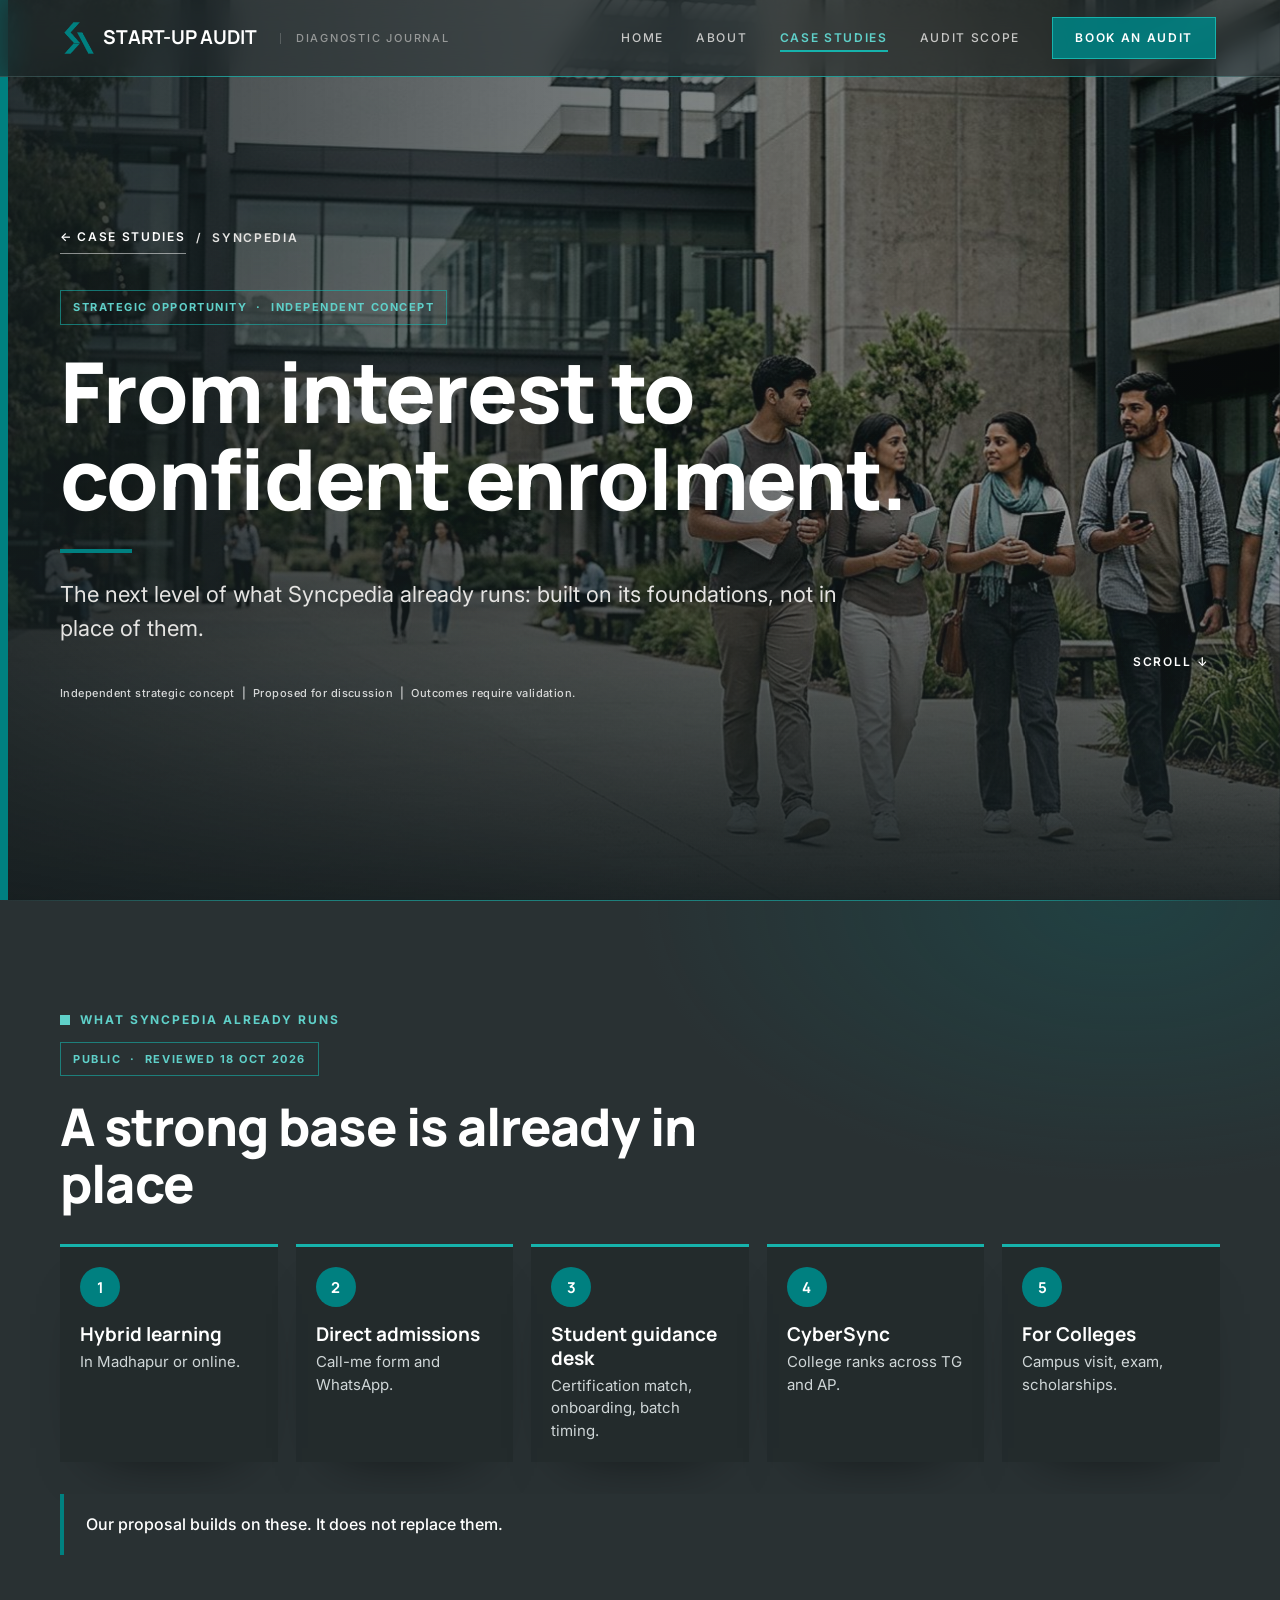
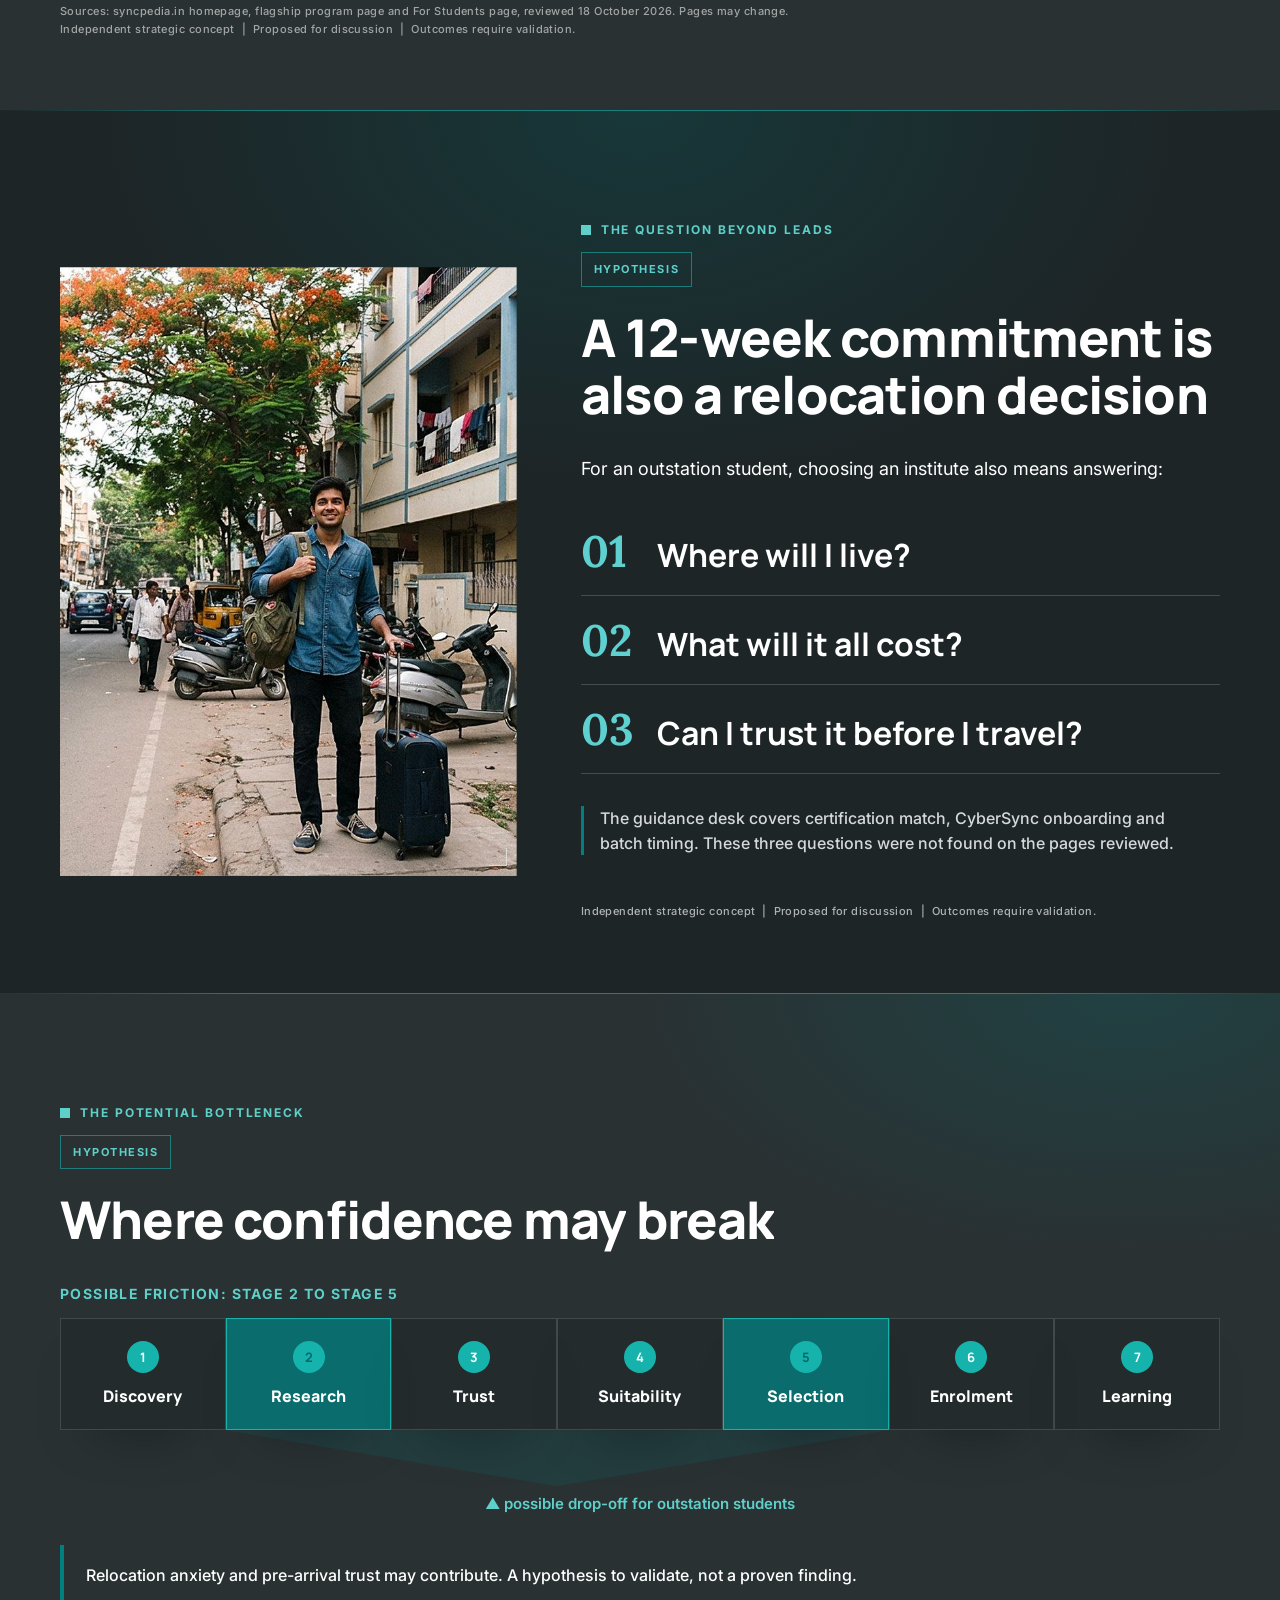
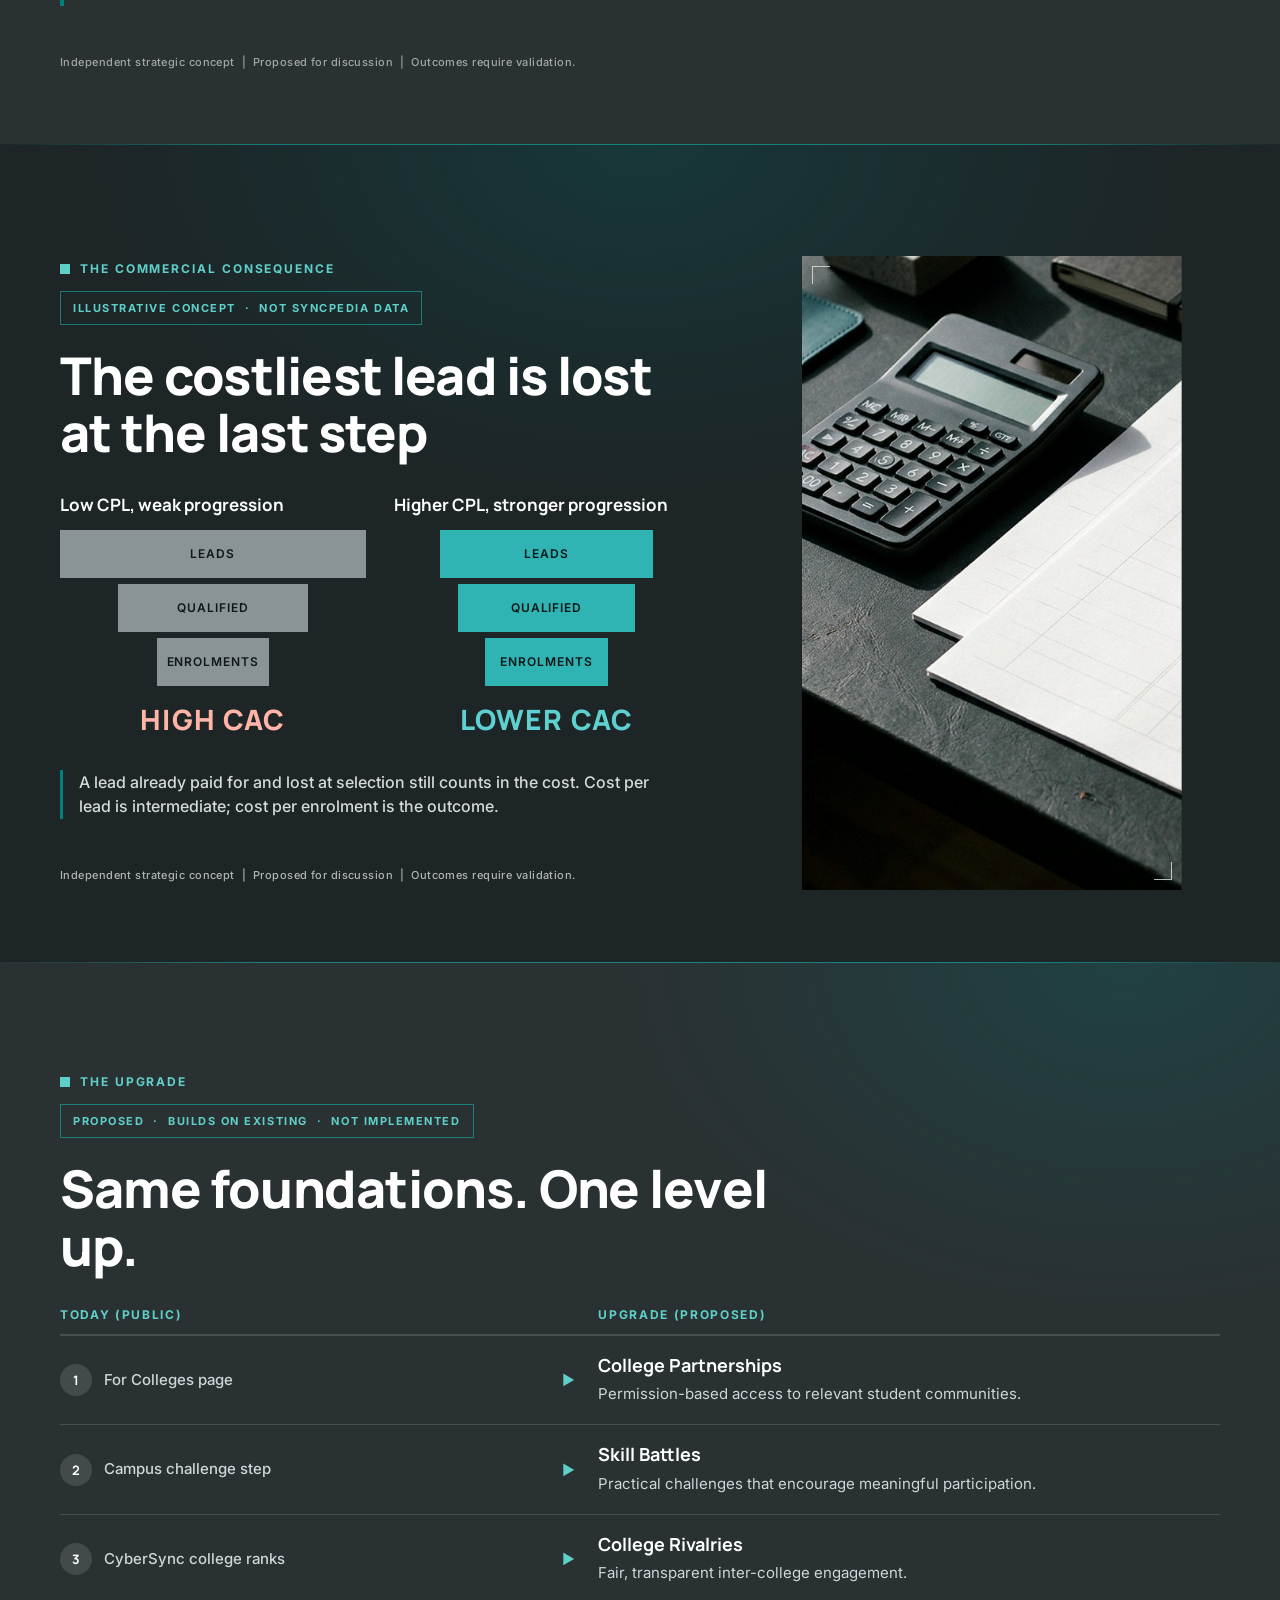
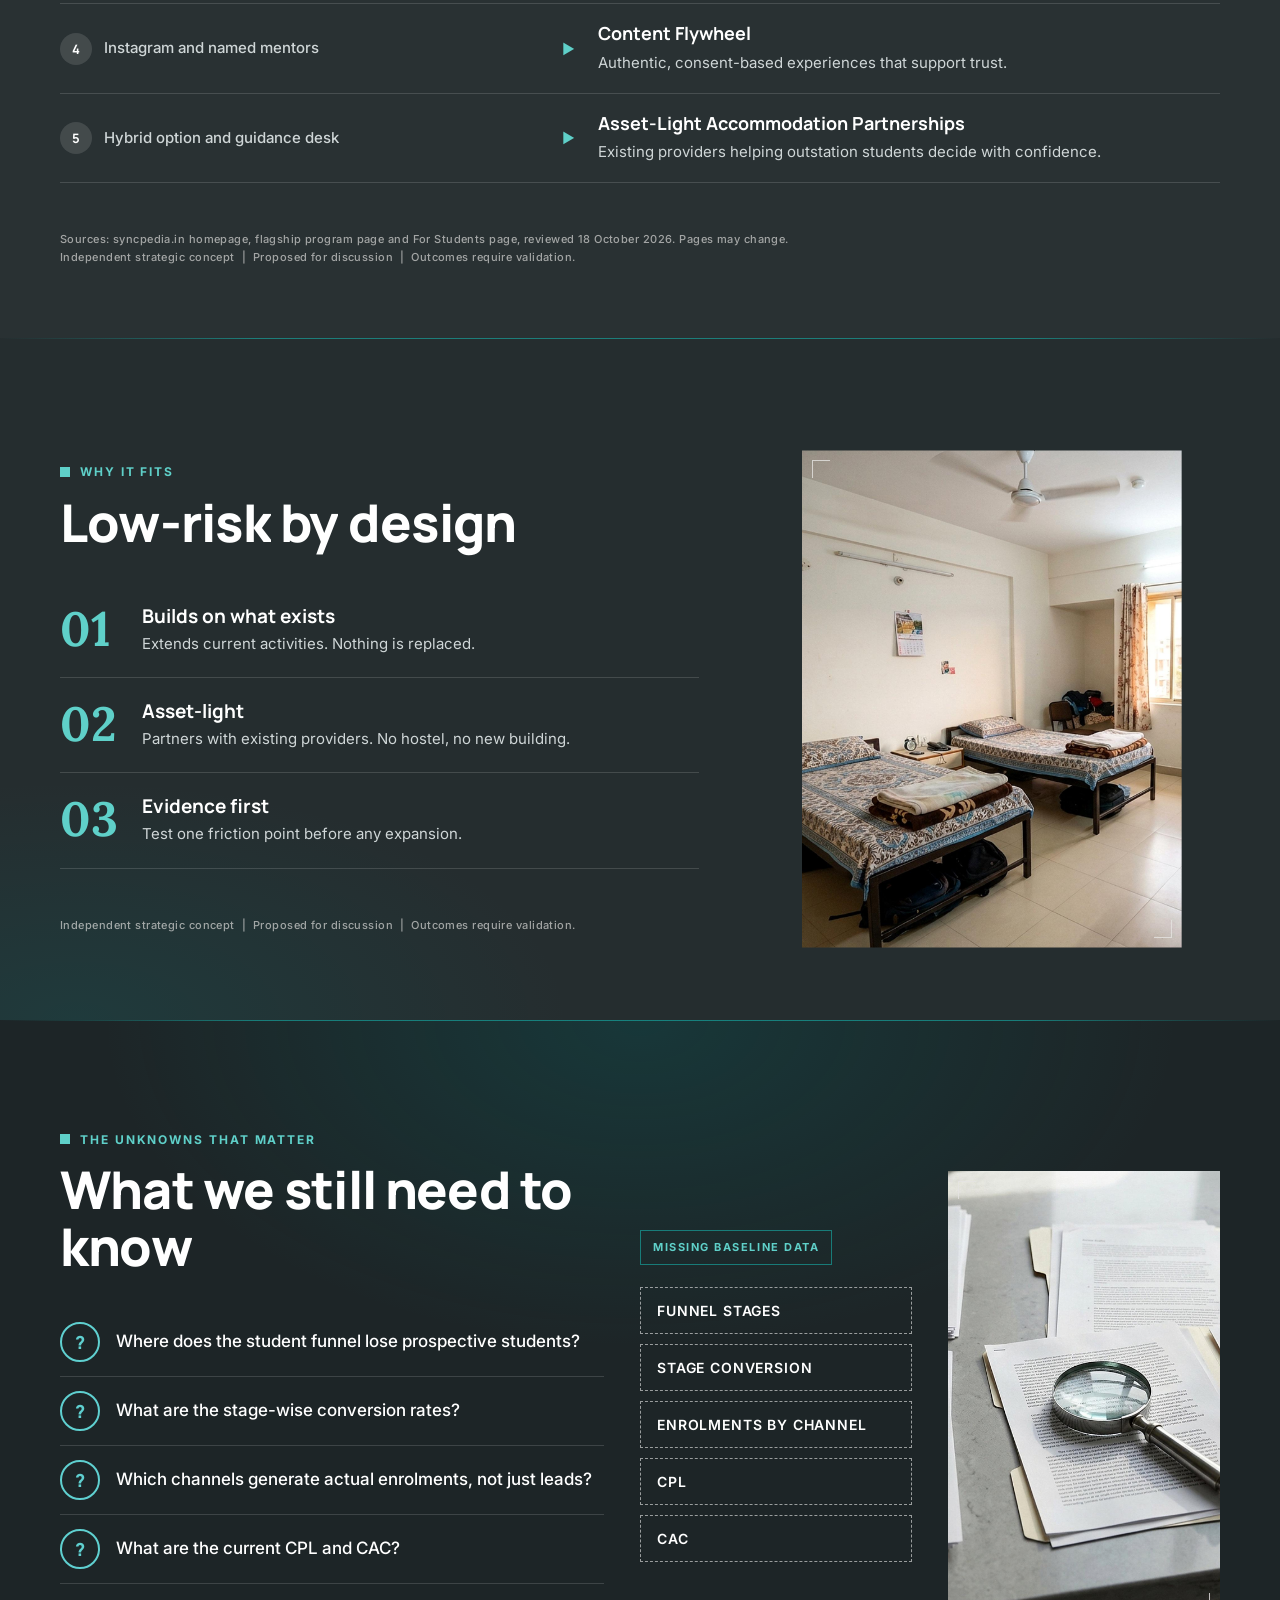
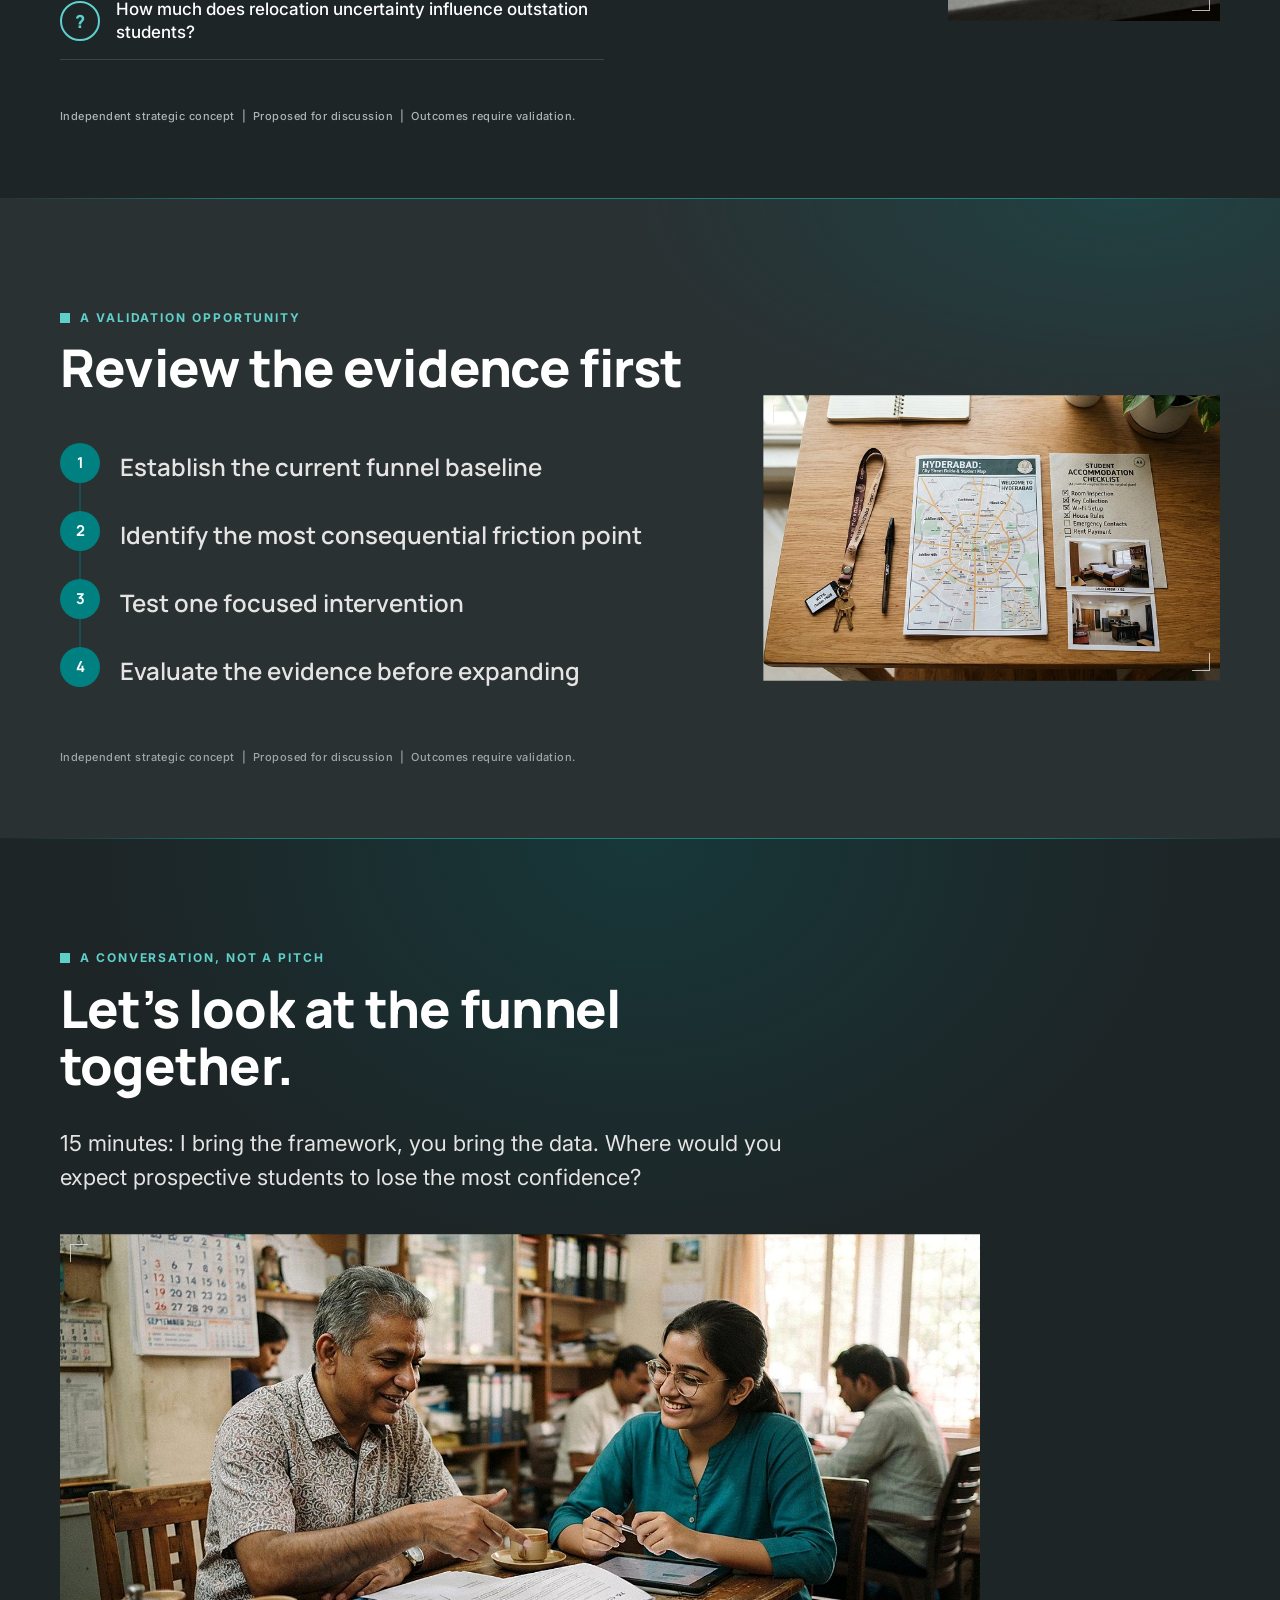
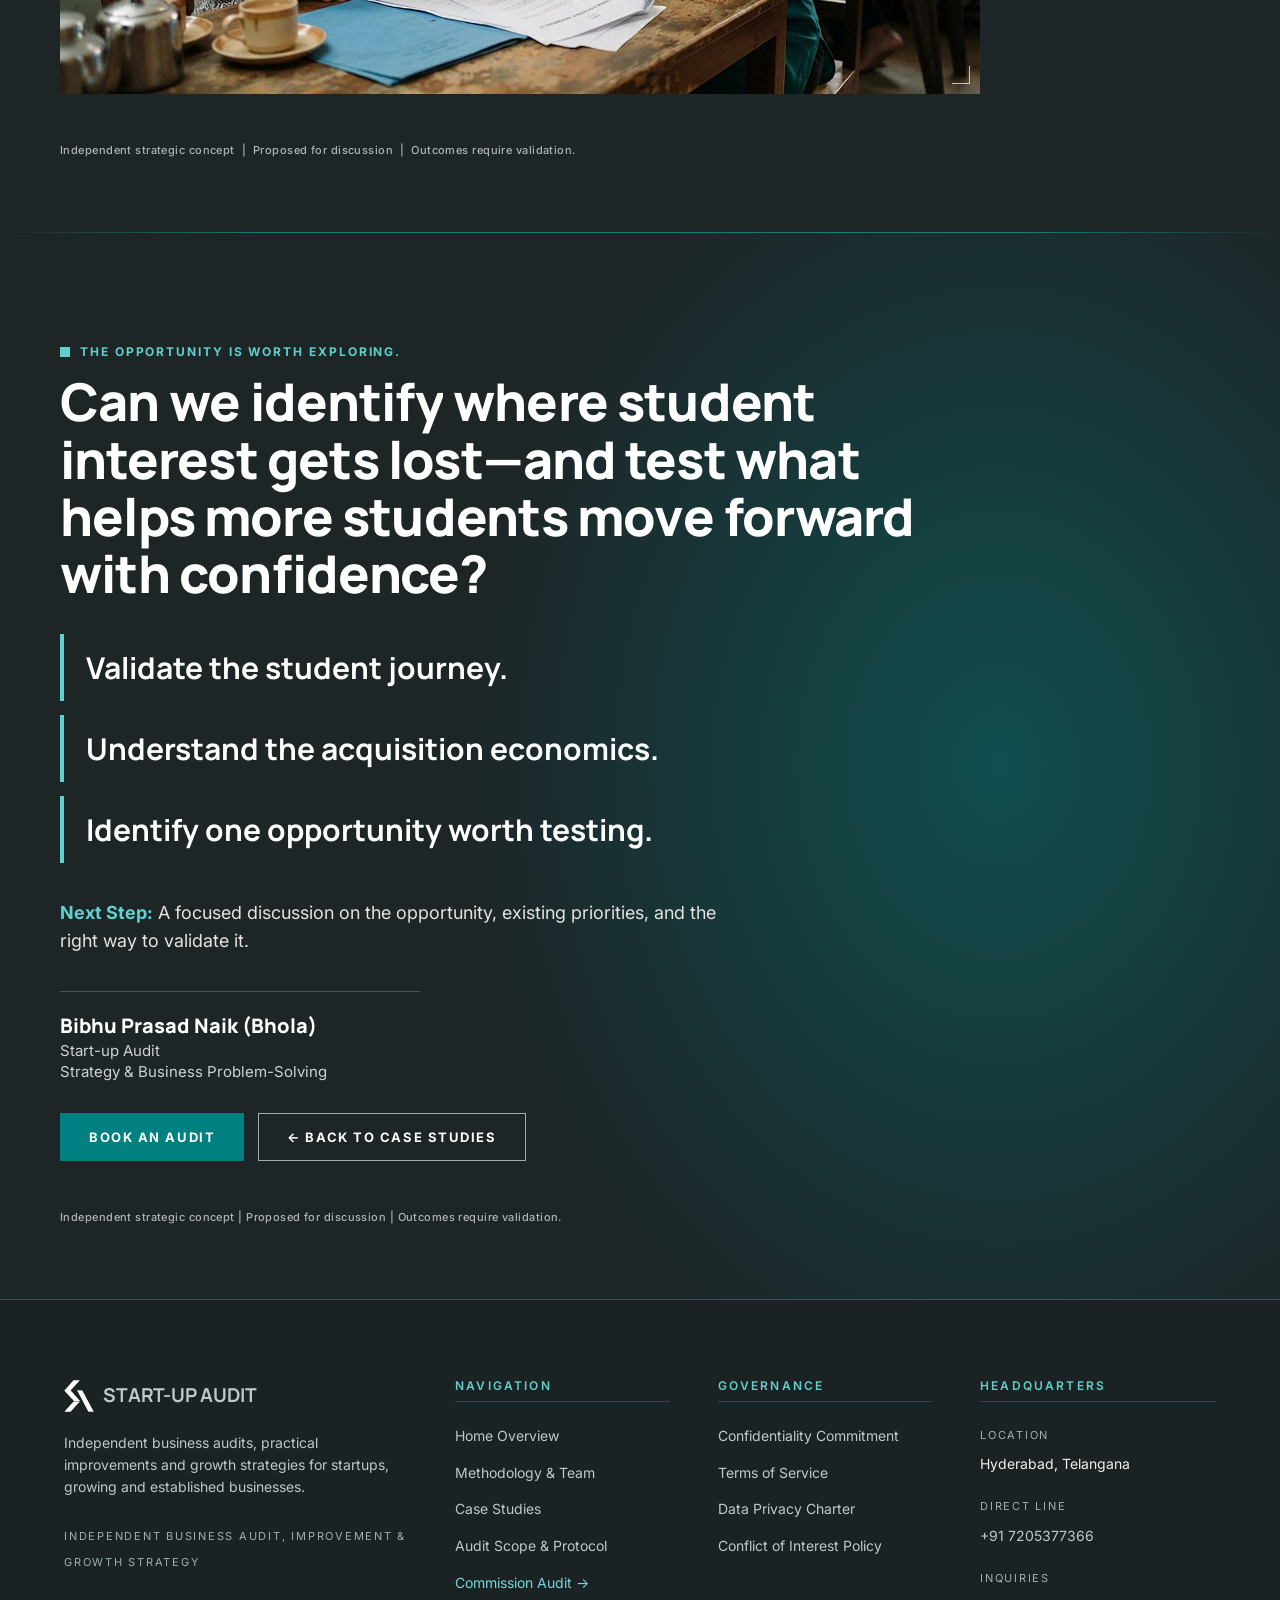
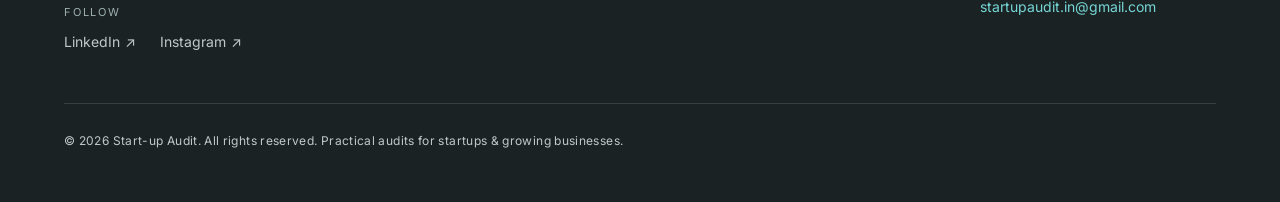
<file: case-study-syncpedia.html>
<!DOCTYPE html>
<html lang="en-IN">
<head>
<meta charset="utf-8">
<meta name="viewport" content="width=device-width, initial-scale=1.0">
<link href="https://fonts.googleapis.com" rel="preconnect">
<link crossorigin="" href="https://fonts.gstatic.com" rel="preconnect">
<link href="https://fonts.googleapis.com/css2?family=Inter:wght@300;400;500;600;700&amp;family=Manrope:wght@500;600;700;800&amp;family=Lora:wght@600;700&amp;display=swap" rel="stylesheet">
<title>Syncpedia Strategy: Enrolment Case Study | Start-up Audit</title>
<meta name="description" content="An independent strategic concept for Syncpedia, exploring the path from interest to confident enrolment. Hypotheses and proposals, not measured results.">
<meta name="robots" content="index, follow, max-image-preview:large">
<link rel="canonical" href="https://startup-audit.pages.dev/case-study-syncpedia.html">
<meta name="author" content="Bhola, Start-up Audit">
<meta name="theme-color" content="#008080">
<meta property="og:title" content="Syncpedia Strategy: Enrolment Case Study | Start-up Audit">
<meta property="og:description" content="An independent strategic concept for Syncpedia, exploring the path from interest to confident enrolment. Hypotheses and proposals, not measured results.">
<meta property="og:url" content="https://startup-audit.pages.dev/case-study-syncpedia.html">
<meta property="og:image" content="https://startup-audit.pages.dev/assets/img/social-share.png?v=2">
<meta property="og:image:width" content="1200">
<meta property="og:image:height" content="630">
<meta property="og:image:alt" content="Start-up Audit — Independent Business Audit">
<meta name="twitter:card" content="summary_large_image">
<meta name="twitter:title" content="Syncpedia Strategy: Enrolment Case Study | Start-up Audit">
<meta name="twitter:description" content="An independent strategic concept for Syncpedia, exploring the path from interest to confident enrolment. Hypotheses and proposals, not measured results.">
<meta name="twitter:image" content="https://startup-audit.pages.dev/assets/img/social-share.png?v=2"><meta property="og:type" content="website">
<meta property="og:site_name" content="Start-up Audit">
<meta property="og:locale" content="en_IN">
<link rel="icon" type="image/png" sizes="48x48" href="assets/img/favicon-48.png">
<link rel="icon" type="image/png" sizes="192x192" href="assets/img/favicon-192.png">
<link rel="apple-touch-icon" href="assets/img/apple-touch-icon.png">
<script>document.documentElement.classList.add('js');</script>
<link rel="stylesheet" href="assets/css/case.css">
<link rel="stylesheet" href="assets/css/site.css">
<link rel="stylesheet" href="assets/css/hudnav.css">
<link rel="stylesheet" href="assets/css/hudsite.css">
<script src="assets/js/site.js" defer></script>
<script type="application/ld+json">
{
  "@context": "https://schema.org",
  "@type": "BreadcrumbList",
  "itemListElement": [
    {
      "@type": "ListItem",
      "position": 1,
      "name": "Home",
      "item": "https://startup-audit.pages.dev/"
    },
    {
      "@type": "ListItem",
      "position": 2,
      "name": "Case Studies",
      "item": "https://startup-audit.pages.dev/case-studies.html"
    },
    {
      "@type": "ListItem",
      "position": 3,
      "name": "Syncpedia Strategy Concept",
      "item": "https://startup-audit.pages.dev/case-study-syncpedia.html"
    }
  ]
}
</script>
</head>
<body class="bg-surface-container-lowest font-body-md text-body-md text-on-surface antialiased" data-page="case-studies" data-hud="site">
<a class="sa-skip" href="#main">Skip to content</a>
<header class="sa-header" data-header>
<div class="sa-header__bar">
<a class="sa-brand" href="index.html" aria-label="Start-up Audit — home"><img src="assets/img/logo-teal.png" alt="" width="30" height="32"><span>START-UP AUDIT</span></a>
<span class="sa-tag">Diagnostic Journal</span>
<nav class="sa-nav" aria-label="Primary"><a href="index.html">Home</a><a href="about.html">About</a><a href="case-studies.html" aria-current="page">Case Studies</a><a href="audit-scope.html">Audit Scope</a></nav>
<a class="sa-cta" href="book-an-audit.html">Book an Audit</a>
<button class="sa-burger" type="button" aria-expanded="false" aria-controls="sa-mobile" aria-label="Open menu"><span class="sa-burger__bars" aria-hidden="true"><i></i><i></i><i></i></span></button>
</div>
<nav id="sa-mobile" class="sa-mobile" aria-label="Mobile" hidden>
<a href="index.html">Home</a><a href="about.html">About</a><a href="case-studies.html" aria-current="page">Case Studies</a><a href="audit-scope.html">Audit Scope</a>
<a class="sa-mobile__cta" href="book-an-audit.html">Book an Audit</a>
</nav>
</header>
<main id="main" class="sp-main">
<section class="sp-hero" id="s1" aria-label="Introduction">
<img class="sp-hero__img sa-hero-img" src="assets/img/sp-hero.jpg" alt="Students walking together across a college campus." width="1376" height="768" decoding="async">
<div class="sp-hero__shade"></div>
<div class="sp-hero__bar"></div>
<div class="sp-wrap sp-hero__in">
<nav aria-label="Breadcrumb" class="sp-crumb"><a href="case-studies.html">&larr; Case Studies</a><span aria-hidden="true">/</span><span aria-current="page">Syncpedia</span></nav>
<p class="sp-chip sp-chip--light" data-reveal>STRATEGIC OPPORTUNITY &nbsp;·&nbsp; INDEPENDENT CONCEPT</p>
<h1 class="sp-h1" data-text-reveal data-hero>From interest to confident enrolment.</h1>
<span class="sp-rule" data-reveal></span>
<p class="sp-lead" data-reveal>The next level of what Syncpedia already runs: built on its foundations, not in place of them.</p>
<p class="sp-foot sp-foot--hero">Independent strategic concept &nbsp;|&nbsp; Proposed for discussion &nbsp;|&nbsp; Outcomes require validation.</p>
<a class="sp-scroll" href="#s2" aria-label="Scroll to next section">Scroll <span aria-hidden="true">&darr;</span></a>
</div>
</section>
<section class="sp-sec sp-light" id="s2" aria-label="What Syncpedia already runs">
<div class="sp-wrap">
<p class="sp-eyebrow" data-reveal><span class="sp-dot"></span>WHAT SYNCPEDIA ALREADY RUNS</p><p class="sp-chip" data-reveal>PUBLIC &nbsp;·&nbsp; REVIEWED 18 OCT 2026</p>
<h2 class="sp-h2" data-text-reveal>A strong base is already in place</h2>
<ol class="sp-nodes sp-nodes--5" data-stagger><li style="--i:0"><span class="sp-num">1</span><div><h3>Hybrid learning</h3><p>In Madhapur or online.</p></div></li><li style="--i:1"><span class="sp-num">2</span><div><h3>Direct admissions</h3><p>Call-me form and WhatsApp.</p></div></li><li style="--i:2"><span class="sp-num">3</span><div><h3>Student guidance desk</h3><p>Certification match, onboarding, batch timing.</p></div></li><li style="--i:3"><span class="sp-num">4</span><div><h3>CyberSync</h3><p>College ranks across TG and AP.</p></div></li><li style="--i:4"><span class="sp-num">5</span><div><h3>For Colleges</h3><p>Campus visit, exam, scholarships.</p></div></li></ol>
<p class="sp-callout" data-reveal>Our proposal builds on these. It does not replace them.</p>
<p class="sp-foot">Sources: syncpedia.in homepage, flagship program page and For Students page, reviewed 18 October 2026. Pages may change.<br>Independent strategic concept &nbsp;|&nbsp; Proposed for discussion &nbsp;|&nbsp; Outcomes require validation.</p>
</div>
</section>
<section class="sp-sec sp-dark" id="s3" aria-label="The question beyond leads">
<div class="sp-wrap">
<div class="sp-split sp-fl sp-fl--left" style="--rows:3">
<figure class="sp-photo sp-photo--tall sp-photo--subject"><div class="sp-photo__box" data-img-reveal><img src="assets/img/sp-relocation.jpg" alt="A student with luggage, about to relocate for a course." loading="lazy" decoding="async" width="1600" height="893"></div></figure>
<div>
<p class="sp-eyebrow" data-reveal><span class="sp-dot"></span>THE QUESTION BEYOND LEADS</p><p class="sp-chip" data-reveal>HYPOTHESIS</p>
<h2 class="sp-h2" data-text-reveal>A 12-week commitment is also a relocation decision</h2>
<p class="sp-p" data-reveal>For an outstation student, choosing an institute also means answering:</p>
<ol class="sp-big" data-stagger><li style="--i:0"><span>01</span>Where will I live?</li><li style="--i:1"><span>02</span>What will it all cost?</li><li style="--i:2"><span>03</span>Can I trust it before I travel?</li></ol>
<p class="sp-note" data-reveal>The guidance desk covers certification match, CyberSync onboarding and batch timing. These three questions were not found on the pages reviewed.</p>
<p class="sp-foot">Independent strategic concept &nbsp;|&nbsp; Proposed for discussion &nbsp;|&nbsp; Outcomes require validation.</p>
</div></div>
</div>
</section>
<section class="sp-sec sp-light" id="s4" aria-label="The potential bottleneck">
<div class="sp-wrap">
<p class="sp-eyebrow" data-reveal><span class="sp-dot"></span>THE POTENTIAL BOTTLENECK</p><p class="sp-chip" data-reveal>HYPOTHESIS</p>
<h2 class="sp-h2" data-text-reveal>Where confidence may break</h2>
<p class="sp-friction" data-reveal>Possible friction: Stage 2 to Stage 5</p>
<div class="sp-track"><div class="sp-wedge" aria-hidden="true"></div><ol class="sp-stages" data-stagger><li class="" style="--i:0"><span class="sp-num">1</span><b>Discovery</b></li><li class="is-hot" style="--i:1"><span class="sp-num">2</span><b>Research</b></li><li class="" style="--i:2"><span class="sp-num">3</span><b>Trust</b></li><li class="" style="--i:3"><span class="sp-num">4</span><b>Suitability</b></li><li class="is-hot" style="--i:4"><span class="sp-num">5</span><b>Selection</b></li><li class="" style="--i:5"><span class="sp-num">6</span><b>Enrolment</b></li><li class="" style="--i:6"><span class="sp-num">7</span><b>Learning</b></li></ol></div>
<p class="sp-drop" data-reveal><span aria-hidden="true">&#9650;</span> possible drop-off for outstation students</p>
<p class="sp-callout" data-reveal>Relocation anxiety and pre-arrival trust may contribute. A hypothesis to validate, not a proven finding.</p>
<p class="sp-foot">Independent strategic concept &nbsp;|&nbsp; Proposed for discussion &nbsp;|&nbsp; Outcomes require validation.</p>
</div>
</section>
<section class="sp-sec sp-dark" id="s5" aria-label="The commercial consequence">
<div class="sp-wrap">
<div class="sp-split sp-split--r sp-fl" style="--rows:3">
<div>
<p class="sp-eyebrow" data-reveal><span class="sp-dot"></span>THE COMMERCIAL CONSEQUENCE</p><p class="sp-chip" data-reveal>ILLUSTRATIVE CONCEPT &nbsp;·&nbsp; NOT SYNCPEDIA DATA</p>
<h2 class="sp-h2" data-text-reveal>The costliest lead is lost at the last step</h2>
<div class="sp-funs"><div class="sp-fun " data-stagger><h3>Low CPL, weak progression</h3><div class="sp-bar" style="--w:100%;--i:0"><span>Leads</span></div><div class="sp-bar" style="--w:62%;--i:1"><span>Qualified</span></div><div class="sp-bar" style="--w:14%;--i:2"><span>Enrolments</span></div><p class="sp-res">HIGH CAC</p></div><div class="sp-fun is-good" data-stagger><h3>Higher CPL, stronger progression</h3><div class="sp-bar" style="--w:70%;--i:0"><span>Leads</span></div><div class="sp-bar" style="--w:58%;--i:1"><span>Qualified</span></div><div class="sp-bar" style="--w:40%;--i:2"><span>Enrolments</span></div><p class="sp-res">LOWER CAC</p></div></div>
<p class="sp-note" data-reveal>A lead already paid for and lost at selection still counts in the cost. Cost per lead is intermediate; cost per enrolment is the outcome.</p>
<p class="sp-foot">Independent strategic concept &nbsp;|&nbsp; Proposed for discussion &nbsp;|&nbsp; Outcomes require validation.</p>
</div>
<figure class="sp-photo sp-photo--native"><div class="sp-photo__box" data-img-reveal><img src="assets/img/sp-cost.jpg" alt="A calculator on a desk, representing the cost of acquiring each enrolment." loading="lazy" decoding="async" width="958" height="1600"></div></figure>
</div>
</div>
</section>
<section class="sp-sec sp-light" id="s6" aria-label="The upgrade">
<div class="sp-wrap">
<p class="sp-eyebrow" data-reveal><span class="sp-dot"></span>THE UPGRADE</p><p class="sp-chip" data-reveal>PROPOSED &nbsp;·&nbsp; BUILDS ON EXISTING &nbsp;·&nbsp; NOT IMPLEMENTED</p>
<h2 class="sp-h2" data-text-reveal>Same foundations. One level up.</h2>
<div class="sp-table" role="group" aria-label="Today versus proposed upgrade">
<div class="sp-th"><span>TODAY (PUBLIC)</span><span></span><span>UPGRADE (PROPOSED)</span></div>
<ul data-stagger><li style="--i:0"><span class="sp-today"><i aria-hidden="true">1</i>For Colleges page</span><span class="sp-arrow" aria-hidden="true">&#9654;</span><span class="sp-up"><b>College Partnerships</b><em>Permission-based access to relevant student communities.</em></span></li><li style="--i:1"><span class="sp-today"><i aria-hidden="true">2</i>Campus challenge step</span><span class="sp-arrow" aria-hidden="true">&#9654;</span><span class="sp-up"><b>Skill Battles</b><em>Practical challenges that encourage meaningful participation.</em></span></li><li style="--i:2"><span class="sp-today"><i aria-hidden="true">3</i>CyberSync college ranks</span><span class="sp-arrow" aria-hidden="true">&#9654;</span><span class="sp-up"><b>College Rivalries</b><em>Fair, transparent inter-college engagement.</em></span></li><li style="--i:3"><span class="sp-today"><i aria-hidden="true">4</i>Instagram and named mentors</span><span class="sp-arrow" aria-hidden="true">&#9654;</span><span class="sp-up"><b>Content Flywheel</b><em>Authentic, consent-based experiences that support trust.</em></span></li><li style="--i:4"><span class="sp-today"><i aria-hidden="true">5</i>Hybrid option and guidance desk</span><span class="sp-arrow" aria-hidden="true">&#9654;</span><span class="sp-up"><b>Asset-Light Accommodation Partnerships</b><em>Existing providers helping outstation students decide with confidence.</em></span></li></ul></div>
<p class="sp-foot">Sources: syncpedia.in homepage, flagship program page and For Students page, reviewed 18 October 2026. Pages may change.<br>Independent strategic concept &nbsp;|&nbsp; Proposed for discussion &nbsp;|&nbsp; Outcomes require validation.</p>
</div>
</section>
<section class="sp-sec sp-light sp-light--alt" id="s7" aria-label="Why it fits">
<div class="sp-wrap">
<div class="sp-split sp-split--r sp-fl" style="--rows:2">
<div>
<p class="sp-eyebrow" data-reveal><span class="sp-dot"></span>WHY IT FITS</p>
<h2 class="sp-h2" data-text-reveal>Low-risk by design</h2>
<ol class="sp-list" data-stagger><li style="--i:0"><span class="sp-n2">01</span><div><h3>Builds on what exists</h3><p>Extends current activities. Nothing is replaced.</p></div></li><li style="--i:1"><span class="sp-n2">02</span><div><h3>Asset-light</h3><p>Partners with existing providers. No hostel, no new building.</p></div></li><li style="--i:2"><span class="sp-n2">03</span><div><h3>Evidence first</h3><p>Test one friction point before any expansion.</p></div></li></ol>
<p class="sp-foot">Independent strategic concept &nbsp;|&nbsp; Proposed for discussion &nbsp;|&nbsp; Outcomes require validation.</p>
</div>
<figure class="sp-photo sp-photo--native"><div class="sp-photo__box" data-img-reveal><img src="assets/img/sp-hostel.jpg" alt="A simple, clean hostel room with a bed and desk." loading="lazy" decoding="async" width="1223" height="1600"></div></figure>
</div>
</div>
</section>
<section class="sp-sec sp-dark" id="s8" aria-label="The unknowns that matter">
<div class="sp-wrap">
<div class="sp-split sp-split--r sp-split--3 sp-fl" style="--rows:2">
<div>
<p class="sp-eyebrow" data-reveal><span class="sp-dot"></span>THE UNKNOWNS THAT MATTER</p>
<h2 class="sp-h2" data-text-reveal>What we still need to know</h2>
<ol class="sp-qs" data-stagger><li style="--i:0"><span class="sp-q">?</span>Where does the student funnel lose prospective students?</li><li style="--i:1"><span class="sp-q">?</span>What are the stage-wise conversion rates?</li><li style="--i:2"><span class="sp-q">?</span>Which channels generate actual enrolments, not just leads?</li><li style="--i:3"><span class="sp-q">?</span>What are the current CPL and CAC?</li><li style="--i:4"><span class="sp-q">?</span>How much does relocation uncertainty influence outstation students?</li></ol>
</div>
<div class="sp-missing"><p class="sp-chip sp-chip--light" data-reveal>MISSING BASELINE DATA</p><ul data-stagger><li style="--i:0">Funnel stages</li><li style="--i:1">Stage conversion</li><li style="--i:2">Enrolments by channel</li><li style="--i:3">CPL</li><li style="--i:4">CAC</li></ul></div>
<figure class="sp-photo sp-photo--native"><div class="sp-photo__box" data-img-reveal><img src="assets/img/sp-documents.jpg" alt="A magnifying glass over printed documents." loading="lazy" decoding="async" width="967" height="1600"></div></figure>
</div>
<p class="sp-foot">Independent strategic concept &nbsp;|&nbsp; Proposed for discussion &nbsp;|&nbsp; Outcomes require validation.</p>
</div>
</section>
<section class="sp-sec sp-light" id="s9" aria-label="A validation opportunity">
<div class="sp-wrap">
<div class="sp-split sp-split--r">
<div>
<p class="sp-eyebrow" data-reveal><span class="sp-dot"></span>A VALIDATION OPPORTUNITY</p>
<h2 class="sp-h2" data-text-reveal>Review the evidence first</h2>
<ol class="sp-vt" data-stagger><li style="--i:0"><span class="sp-num">1</span><p>Establish the current funnel baseline</p></li><li style="--i:1"><span class="sp-num">2</span><p>Identify the most consequential friction point</p></li><li style="--i:2"><span class="sp-num">3</span><p>Test one focused intervention</p></li><li style="--i:3"><span class="sp-num">4</span><p>Evaluate the evidence before expanding</p></li></ol>
<p class="sp-foot">Independent strategic concept &nbsp;|&nbsp; Proposed for discussion &nbsp;|&nbsp; Outcomes require validation.</p>
</div>
<figure class="sp-photo sp-photo--wide"><div class="sp-photo__box" data-img-reveal><img src="assets/img/sp-hyderabad.jpg" alt="A map of Hyderabad." loading="lazy" decoding="async" width="1600" height="893"></div></figure>
</div>
</div>
</section>
<section class="sp-sec sp-dark" id="s10" aria-label="A conversation, not a pitch">
<div class="sp-wrap">
<p class="sp-eyebrow" data-reveal><span class="sp-dot"></span>A CONVERSATION, NOT A PITCH</p>
<h2 class="sp-h2" data-text-reveal>Let&rsquo;s look at the funnel together.</h2>
<p class="sp-lead sp-lead--dk" data-reveal>15 minutes: I bring the framework, you bring the data. Where would you expect prospective students to lose the most confidence?</p>
<figure class="sp-photo sp-photo--banner"><div class="sp-photo__box" data-img-reveal><img src="assets/img/sp-conversation.jpg" alt="Two people in conversation across a table." loading="lazy" decoding="async" width="1600" height="893"></div></figure>
<p class="sp-foot">Independent strategic concept &nbsp;|&nbsp; Proposed for discussion &nbsp;|&nbsp; Outcomes require validation.</p>
</div>
</section>
<section class="sp-sec sp-close" id="s11" aria-label="Next step">
<div class="sp-wrap">
<p class="sp-eyebrow sp-eyebrow--lt" data-reveal><span class="sp-dot"></span>THE OPPORTUNITY IS WORTH EXPLORING.</p>
<h2 class="sp-h2 sp-h2--lt" data-text-reveal>Can we identify where student interest gets lost&mdash;and test what helps more students move forward with confidence?</h2>
<ul class="sp-three" data-stagger><li style="--i:0">Validate the student journey.</li><li style="--i:1">Understand the acquisition economics.</li><li style="--i:2">Identify one opportunity worth testing.</li></ul>
<p class="sp-next" data-reveal><b>Next Step:</b> A focused discussion on the opportunity, existing priorities, and the right way to validate it.</p>
<div class="sp-sign" data-reveal><b>Bibhu Prasad Naik (Bhola)</b><span>Start-up Audit</span><span>Strategy &amp; Business Problem-Solving</span></div>
<div class="sp-actions" data-reveal><a class="sp-btn" href="book-an-audit.html">Book an Audit</a><a class="sp-btn sp-btn--ghost" href="case-studies.html">&larr; Back to Case Studies</a></div>
<p class="sp-foot">Independent strategic concept | Proposed for discussion | Outcomes require validation.</p>
</div>
</section>
</main>

<footer class="sa-footer">
<div class="sa-footer__inner">
<div class="sa-footer__grid">
<div class="sa-footer__brand">
<a class="sa-footer__logo" href="index.html" aria-label="Start-up Audit — home"><img src="assets/img/logo.png" alt="" width="36" height="32"><span>START-UP AUDIT</span></a>
<p>Independent business audits, practical improvements and growth strategies for startups, growing and established businesses.</p>
<div class="sa-footer__label">Independent Business Audit, Improvement &amp; Growth Strategy</div>
<div class="sa-footer__follow"><span class="sa-footer__label">Follow</span><ul class="sa-footer__social"><li><a href="https://www.linkedin.com/company/145429270/" target="_blank" rel="noopener noreferrer" aria-label="Start-up Audit on LinkedIn (opens in a new tab)">LinkedIn <span aria-hidden="true">↗</span></a></li><li><a href="https://www.instagram.com/startup.audit/" target="_blank" rel="noopener noreferrer" aria-label="Start-up Audit on Instagram (opens in a new tab)">Instagram <span aria-hidden="true">↗</span></a></li></ul></div>
</div>
<div>
<h2 class="sa-footer__h">Navigation</h2>
<ul>
<li><a href="index.html">Home Overview</a></li>
<li><a href="about.html">Methodology &amp; Team</a></li>
<li><a href="case-studies.html">Case Studies</a></li>
<li><a href="audit-scope.html">Audit Scope &amp; Protocol</a></li>
<li><a class="sa-footer__accent" href="book-an-audit.html">Commission Audit →</a></li>
</ul>
</div>
<div>
<h2 class="sa-footer__h">Governance</h2>
<ul>
<li><a href="policies.html#confidentiality">Confidentiality Commitment</a></li>
<li><a href="policies.html#terms">Terms of Service</a></li>
<li><a href="policies.html#privacy">Data Privacy Charter</a></li>
<li><a href="policies.html#conflict-of-interest">Conflict of Interest Policy</a></li>
</ul>
</div>
<div>
<h2 class="sa-footer__h">Headquarters</h2>
<address>
<div><span class="sa-footer__label">Location</span><span>Hyderabad, Telangana</span></div>
<div><span class="sa-footer__label">Direct Line</span><a href="tel:+917205377366">+91 7205377366</a></div>
<div><span class="sa-footer__label">Inquiries</span><a class="sa-footer__accent" href="mailto:startupaudit.in@gmail.com">startupaudit.in@gmail.com</a></div>
</address>
</div>
</div>
<div class="sa-footer__base">
<div>© <span data-year>2026</span> Start-up Audit. All rights reserved. Practical audits for startups &amp; growing businesses.</div>
</div>
</div>
</footer>
</body>
</html>
</file>
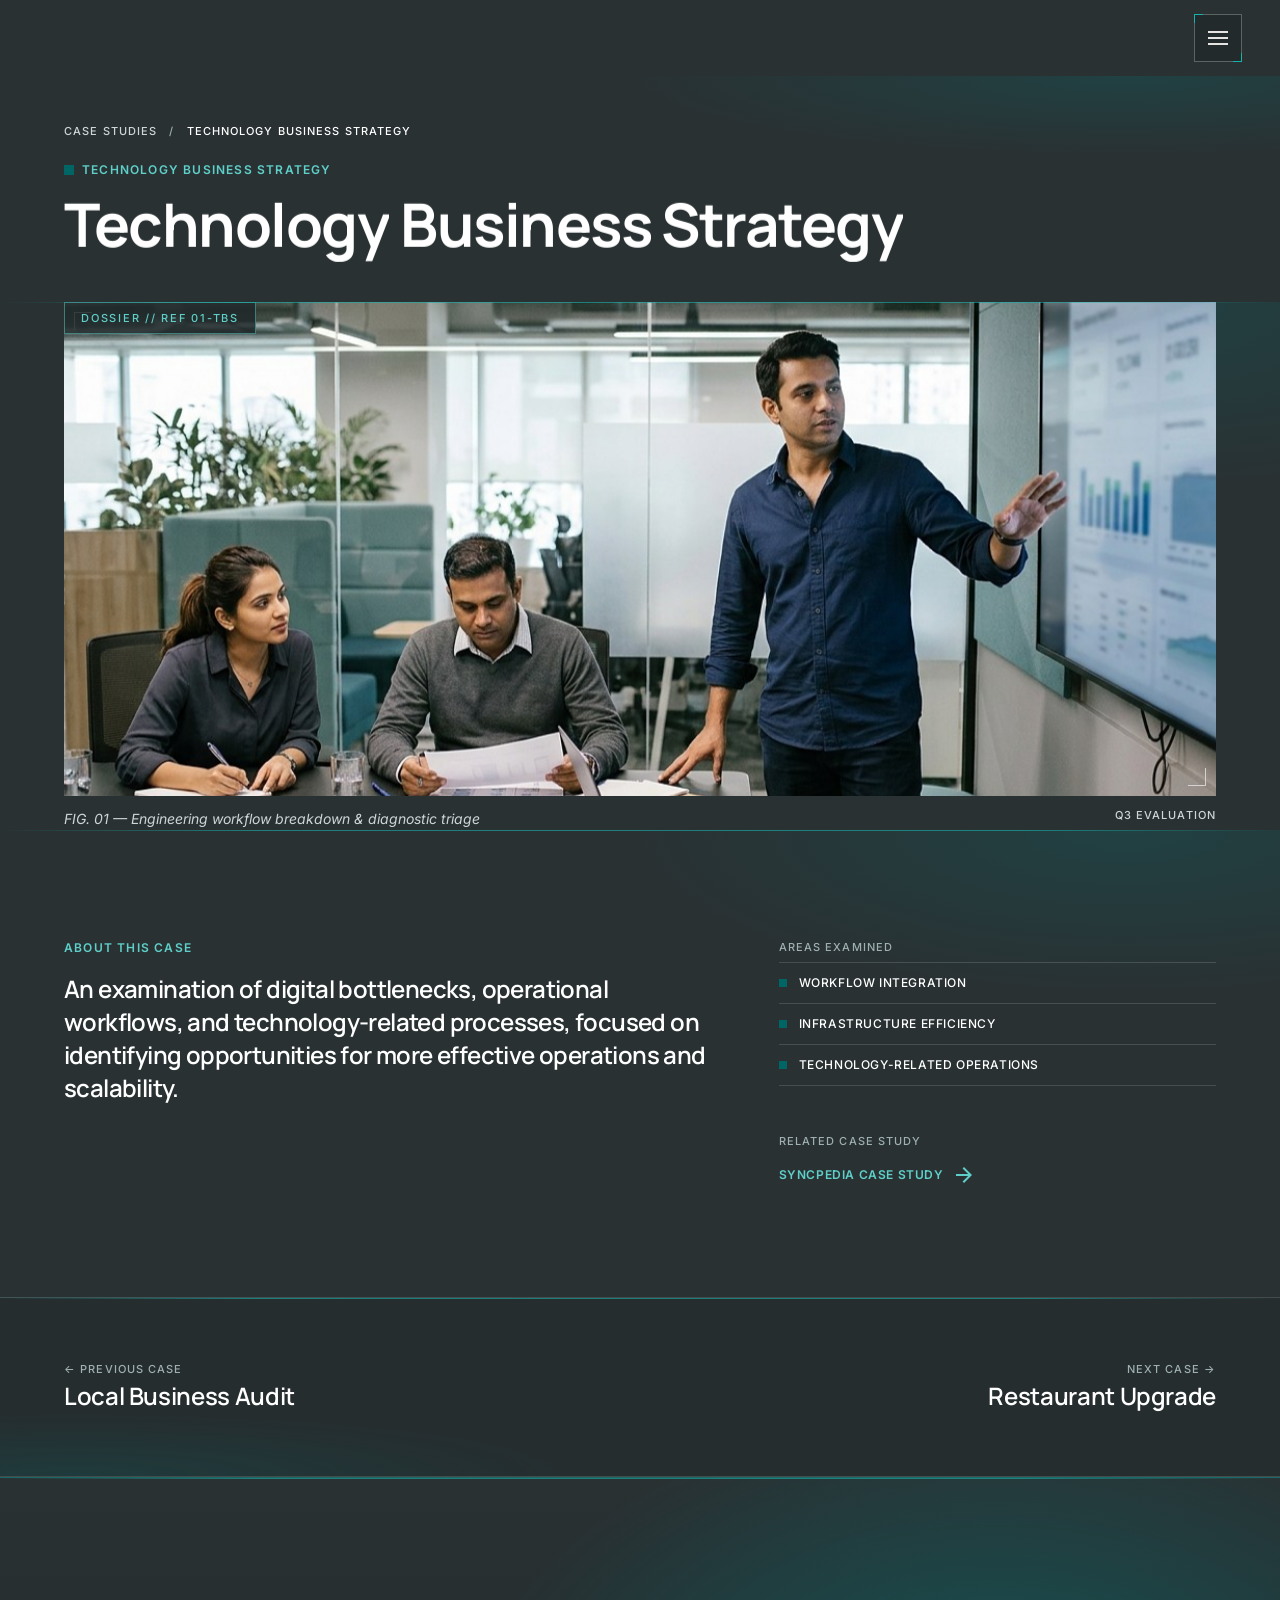
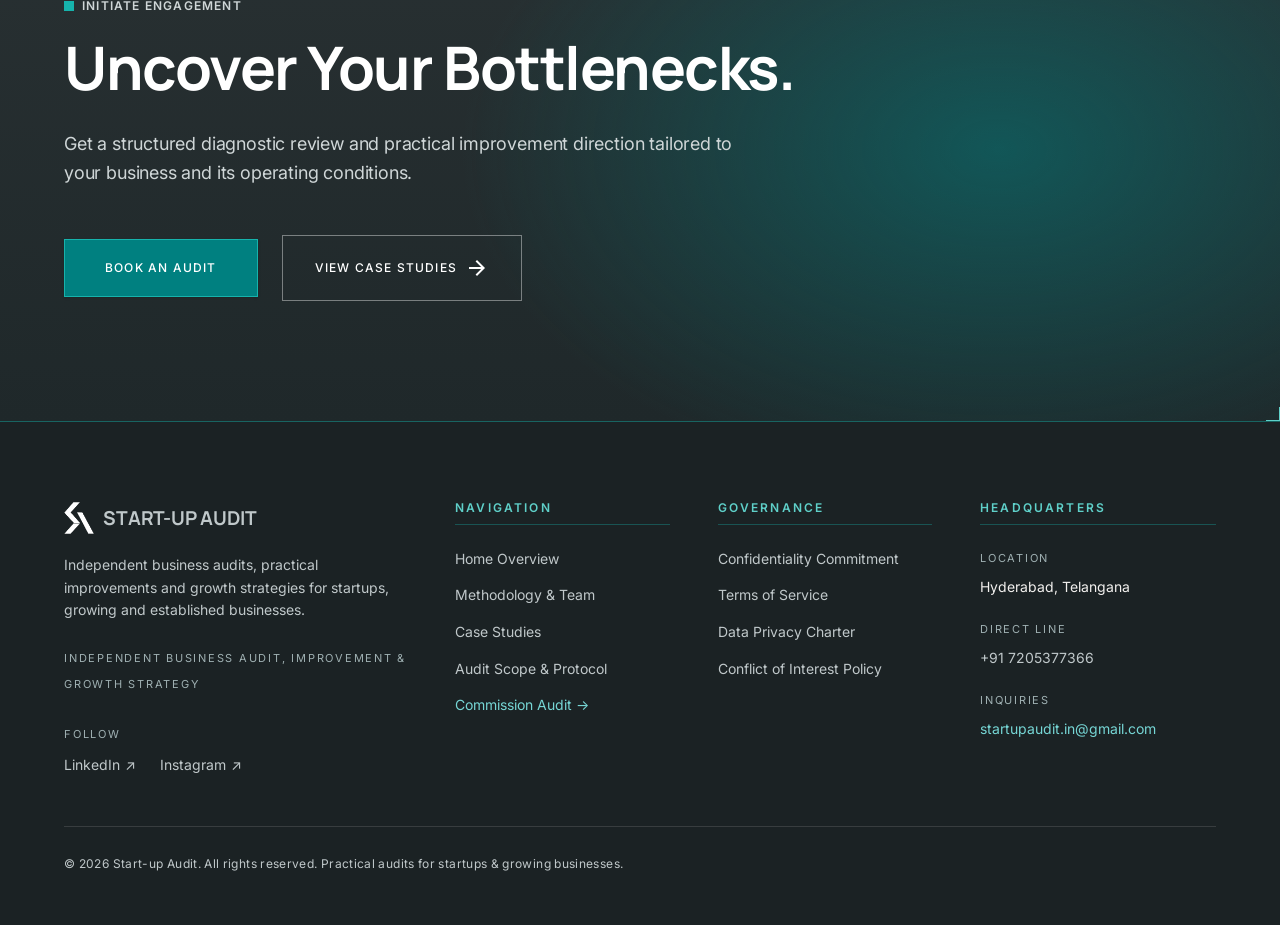
<file: case-study-technology-business-strategy.html>
<!DOCTYPE html>
<html lang="en-IN">
<head>
<meta charset="utf-8">
<meta name="viewport" content="width=device-width, initial-scale=1.0">
<link href="https://fonts.googleapis.com" rel="preconnect">
<link crossorigin="" href="https://fonts.gstatic.com" rel="preconnect">
<link href="https://fonts.googleapis.com/css2?family=Inter:wght@300;400;500;600;700&amp;family=Manrope:wght@500;600;700;800&amp;display=swap" rel="stylesheet">
<title>Technology Business Strategy Case Study | Start-up Audit</title>
<meta name="description" content="A technology business strategy case study on workflow integration, infrastructure efficiency and technology-related operations.">
<meta name="robots" content="index, follow, max-image-preview:large">
<link rel="canonical" href="https://startup-audit.pages.dev/case-study-technology-business-strategy.html">
<meta name="author" content="Bhola, Start-up Audit">
<meta name="theme-color" content="#008080">
<meta property="og:title" content="Technology Business Strategy Case Study | Start-up Audit">
<meta property="og:description" content="A technology business strategy case study on workflow integration, infrastructure efficiency and technology-related operations.">
<meta property="og:url" content="https://startup-audit.pages.dev/case-study-technology-business-strategy.html">
<meta property="og:image" content="https://startup-audit.pages.dev/assets/img/social-share.png?v=2">
<meta property="og:image:width" content="1200">
<meta property="og:image:height" content="630">
<meta property="og:image:alt" content="Start-up Audit — Independent Business Audit">
<meta name="twitter:card" content="summary_large_image">
<meta name="twitter:title" content="Technology Business Strategy Case Study | Start-up Audit">
<meta name="twitter:description" content="A technology business strategy case study on workflow integration, infrastructure efficiency and technology-related operations.">
<meta name="twitter:image" content="https://startup-audit.pages.dev/assets/img/social-share.png?v=2"><meta property="og:type" content="website">
<meta property="og:site_name" content="Start-up Audit">
<meta property="og:locale" content="en_IN">
<link rel="icon" type="image/png" sizes="48x48" href="assets/img/favicon-48.png">
<link rel="icon" type="image/png" sizes="192x192" href="assets/img/favicon-192.png">
<link rel="apple-touch-icon" href="assets/img/apple-touch-icon.png">
<script>document.documentElement.classList.add('js');</script>
<link rel="stylesheet" href="assets/css/case.css">
<link rel="stylesheet" href="assets/css/site.css">
<link rel="stylesheet" href="assets/css/hudnav.css">
<link rel="stylesheet" href="assets/css/hudsite.css">
<script src="assets/js/site.js" defer></script>
<script type="application/ld+json">
{
  "@context": "https://schema.org",
  "@type": "BreadcrumbList",
  "itemListElement": [
    {
      "@type": "ListItem",
      "position": 1,
      "name": "Home",
      "item": "https://startup-audit.pages.dev/"
    },
    {
      "@type": "ListItem",
      "position": 2,
      "name": "Case Studies",
      "item": "https://startup-audit.pages.dev/case-studies.html"
    },
    {
      "@type": "ListItem",
      "position": 3,
      "name": "Technology Business Strategy",
      "item": "https://startup-audit.pages.dev/case-study-technology-business-strategy.html"
    }
  ]
}
</script>
</head>
<body class="bg-surface-container-lowest font-body-md text-body-md text-on-surface antialiased" data-page="case-studies" data-hud="site">
<a class="sa-skip" href="#main">Skip to content</a>
<header class="sa-header" data-header>
<div class="sa-header__bar">
<a class="sa-brand" href="index.html" aria-label="Start-up Audit — home"><img src="assets/img/logo-teal.png" alt="" width="30" height="32"><span>START-UP AUDIT</span></a>
<span class="sa-tag">Diagnostic Journal</span>
<nav class="sa-nav" aria-label="Primary"><a href="index.html">Home</a><a href="about.html">About</a><a href="case-studies.html" aria-current="page">Case Studies</a><a href="audit-scope.html">Audit Scope</a></nav>
<a class="sa-cta" href="book-an-audit.html">Book an Audit</a>
<button class="sa-burger" type="button" aria-expanded="false" aria-controls="sa-mobile" aria-label="Open menu"><span class="sa-burger__bars" aria-hidden="true"><i></i><i></i><i></i></span></button>
</div>
<nav id="sa-mobile" class="sa-mobile" aria-label="Mobile" hidden>
<a href="index.html">Home</a><a href="about.html">About</a><a href="case-studies.html" aria-current="page">Case Studies</a><a href="audit-scope.html">Audit Scope</a>
<a class="sa-mobile__cta" href="book-an-audit.html">Book an Audit</a>
</nav>
</header>
<main id="main" class="w-full pt-[76px] bg-surface-container-lowest min-h-screen">
<section class="w-full bg-surface-container-lowest">
<div class="max-w-[1440px] mx-auto px-margin-compact md:px-margin pt-space-lg pb-space-lg">
<nav aria-label="Breadcrumb" class="font-label-sm text-label-sm uppercase tracking-widest text-on-surface-variant mb-space-md"><a class="hover:text-primary transition-colors" href="case-studies.html">Case Studies</a> <span class="mx-2 text-outline">/</span> <span class="text-on-surface" aria-current="page">Technology Business Strategy</span></nav>
<div class="flex items-center gap-space-xs mb-space-sm"><span class="w-2.5 h-2.5 bg-primary inline-block"></span><span class="font-label-md text-label-md uppercase tracking-widest text-primary font-semibold">TECHNOLOGY BUSINESS STRATEGY</span></div>
<h1 data-text-reveal data-hero class="font-display-lg text-[32px] sm:text-4xl md:text-5xl lg:text-display-lg text-on-surface tracking-tight leading-none">Technology Business Strategy</h1>
</div>
</section>
<section class="w-full bg-surface-container-lowest">
<div class="max-w-[1440px] mx-auto px-margin-compact md:px-margin">
<figure>
<div class="relative overflow-hidden bg-surface-container aspect-[4/3] md:aspect-[21/9]" data-img-reveal>
<img class="absolute inset-0 w-full h-full object-cover" src="assets/img/cs-meeting.jpg" alt="A team member presenting a dashboard on a wall screen to two colleagues seated at a table in a glass-walled office." decoding="async" data-parallax>
<div class="absolute top-0 left-0 bg-inverse-surface text-inverse-on-surface px-4 py-2 font-label-sm text-label-sm uppercase tracking-widest z-10">DOSSIER // REF 01-TBS</div>
</div>
<figcaption class="flex flex-wrap justify-between gap-2 mt-3 font-label-sm text-label-sm uppercase tracking-widest text-on-surface-variant"><span class="normal-case italic tracking-normal font-body-sm text-body-sm">FIG. 01 — Engineering workflow breakdown & diagnostic triage</span><span>Q3 EVALUATION</span></figcaption>
</figure>
</div>
</section>
<section class="w-full bg-surface-container-lowest py-[72px] lg:py-[110px]">
<div class="max-w-[1440px] mx-auto px-margin-compact md:px-margin grid grid-cols-12 gap-gutter">
<div class="col-span-12 lg:col-span-7">
<div class="font-label-md text-label-md uppercase tracking-widest text-primary font-semibold mb-space-sm">ABOUT THIS CASE</div>
<p class="font-headline-md text-xl md:text-headline-md text-on-surface leading-snug tracking-tight">An examination of digital bottlenecks, operational workflows, and technology-related processes, focused on identifying opportunities for more effective operations and scalability.</p>
</div>
<div class="col-span-12 lg:col-span-5 lg:pl-space-md space-y-space-lg">
<div>
<div class="font-label-sm text-label-sm uppercase tracking-widest text-outline mb-2">AREAS EXAMINED</div>
<ul class="border-t border-outline-variant/50" data-stagger><li class="flex items-center gap-3 py-3 border-b border-outline-variant/50 font-label-md text-label-md uppercase tracking-wider text-on-surface"><span class="w-2 h-2 bg-primary inline-block"></span>Workflow Integration</li><li class="flex items-center gap-3 py-3 border-b border-outline-variant/50 font-label-md text-label-md uppercase tracking-wider text-on-surface"><span class="w-2 h-2 bg-primary inline-block"></span>Infrastructure Efficiency</li><li class="flex items-center gap-3 py-3 border-b border-outline-variant/50 font-label-md text-label-md uppercase tracking-wider text-on-surface"><span class="w-2 h-2 bg-primary inline-block"></span>Technology-Related Operations</li></ul>
</div>
<div>
<div class="font-label-sm text-label-sm uppercase tracking-widest text-outline mb-3">RELATED CASE STUDY</div>
<ul class="space-y-3"><li><a class="group inline-flex items-center gap-2 font-label-md text-label-md uppercase tracking-wider text-primary hover:text-on-surface font-semibold transition-colors" href="case-study-syncpedia.html"><span>Syncpedia Case Study</span><span class="sa-ico text-[16px] transition-transform group-hover:translate-x-1"><svg stroke="currentColor" fill="currentColor" stroke-width="0" viewBox="0 0 24 24" aria-hidden="true" focusable="false" height="1em" width="1em" xmlns="http://www.w3.org/2000/svg"><path fill="none" d="M0 0h24v24H0z"></path><path d="m12 4-1.41 1.41L16.17 11H4v2h12.17l-5.58 5.59L12 20l8-8z"></path></svg></span></a></li></ul>
</div>
</div>
</div>
</section>
<section class="w-full bg-surface-container border-y border-outline-variant/40">
<div class="max-w-[1440px] mx-auto px-margin-compact md:px-margin py-space-lg grid grid-cols-1 md:grid-cols-2 gap-space-md">
<a class="group block py-4" href="case-study-local-business-audit.html"><div class="font-label-sm text-label-sm uppercase tracking-widest text-outline mb-1">← Previous case</div><div class="font-headline-md text-xl md:text-headline-md text-on-surface group-hover:text-primary transition-colors">Local Business Audit</div></a>
<a class="group block py-4 md:text-right" href="case-study-restaurant-upgrade.html"><div class="font-label-sm text-label-sm uppercase tracking-widest text-outline mb-1">Next case →</div><div class="font-headline-md text-xl md:text-headline-md text-on-surface group-hover:text-primary transition-colors">Restaurant Upgrade</div></a>
</div>
</section>
<section class="w-full bg-primary-container text-on-primary py-[90px] lg:py-[120px]">
<div class="max-w-[1440px] mx-auto px-margin-compact md:px-margin">
<div class="max-w-4xl">
<div class="flex items-center gap-space-xs mb-space-sm"><span class="w-2.5 h-2.5 bg-on-primary inline-block"></span><span class="font-label-md text-label-md uppercase tracking-widest text-on-primary-container font-semibold">INITIATE ENGAGEMENT</span></div>
<h2 data-text-reveal class="font-display-lg text-3xl md:text-5xl lg:text-display-lg text-on-primary font-bold tracking-tight mb-space-md leading-tight">Uncover Your Bottlenecks.</h2>
<p class="font-body-lg text-body-lg text-on-primary-container/90 max-w-2xl font-normal leading-relaxed mb-space-lg">Get a structured diagnostic review and practical improvement direction tailored to your business and its operating conditions.</p>
<div class="flex flex-wrap items-center gap-space-md">
<a class="inline-flex items-center justify-center bg-inverse-surface hover:bg-on-surface text-inverse-on-surface font-label-md text-label-md uppercase tracking-widest px-10 py-5 transition-colors shadow-sm" href="book-an-audit.html">Book an Audit</a>
<a class="group inline-flex items-center gap-2 border border-on-primary/40 hover:border-on-primary hover:bg-on-primary/10 text-on-primary font-label-md text-label-md uppercase tracking-widest px-8 py-5 transition-colors" href="case-studies.html"><span>View Case Studies</span><span class="sa-ico text-[18px] transition-transform group-hover:translate-x-1"><svg stroke="currentColor" fill="currentColor" stroke-width="0" viewBox="0 0 24 24" aria-hidden="true" focusable="false" height="1em" width="1em" xmlns="http://www.w3.org/2000/svg"><path fill="none" d="M0 0h24v24H0z"></path><path d="m12 4-1.41 1.41L16.17 11H4v2h12.17l-5.58 5.59L12 20l8-8z"></path></svg></span></a>
</div>
</div>
</div>
</section>
</main>
<footer class="sa-footer">
<div class="sa-footer__inner">
<div class="sa-footer__grid">
<div class="sa-footer__brand">
<a class="sa-footer__logo" href="index.html" aria-label="Start-up Audit — home"><img src="assets/img/logo.png" alt="" width="36" height="32"><span>START-UP AUDIT</span></a>
<p>Independent business audits, practical improvements and growth strategies for startups, growing and established businesses.</p>
<div class="sa-footer__label">Independent Business Audit, Improvement &amp; Growth Strategy</div>
<div class="sa-footer__follow"><span class="sa-footer__label">Follow</span><ul class="sa-footer__social"><li><a href="https://www.linkedin.com/company/145429270/" target="_blank" rel="noopener noreferrer" aria-label="Start-up Audit on LinkedIn (opens in a new tab)">LinkedIn <span aria-hidden="true">↗</span></a></li><li><a href="https://www.instagram.com/startup.audit/" target="_blank" rel="noopener noreferrer" aria-label="Start-up Audit on Instagram (opens in a new tab)">Instagram <span aria-hidden="true">↗</span></a></li></ul></div>
</div>
<div>
<h2 class="sa-footer__h">Navigation</h2>
<ul>
<li><a href="index.html">Home Overview</a></li>
<li><a href="about.html">Methodology &amp; Team</a></li>
<li><a href="case-studies.html">Case Studies</a></li>
<li><a href="audit-scope.html">Audit Scope &amp; Protocol</a></li>
<li><a class="sa-footer__accent" href="book-an-audit.html">Commission Audit →</a></li>
</ul>
</div>
<div>
<h2 class="sa-footer__h">Governance</h2>
<ul>
<li><a href="policies.html#confidentiality">Confidentiality Commitment</a></li>
<li><a href="policies.html#terms">Terms of Service</a></li>
<li><a href="policies.html#privacy">Data Privacy Charter</a></li>
<li><a href="policies.html#conflict-of-interest">Conflict of Interest Policy</a></li>
</ul>
</div>
<div>
<h2 class="sa-footer__h">Headquarters</h2>
<address>
<div><span class="sa-footer__label">Location</span><span>Hyderabad, Telangana</span></div>
<div><span class="sa-footer__label">Direct Line</span><a href="tel:+917205377366">+91 7205377366</a></div>
<div><span class="sa-footer__label">Inquiries</span><a class="sa-footer__accent" href="mailto:startupaudit.in@gmail.com">startupaudit.in@gmail.com</a></div>
</address>
</div>
</div>
<div class="sa-footer__base">
<div>© <span data-year>2026</span> Start-up Audit. All rights reserved. Practical audits for startups &amp; growing businesses.</div>
</div>
</div>
</footer>
</body>
</html>
</file>
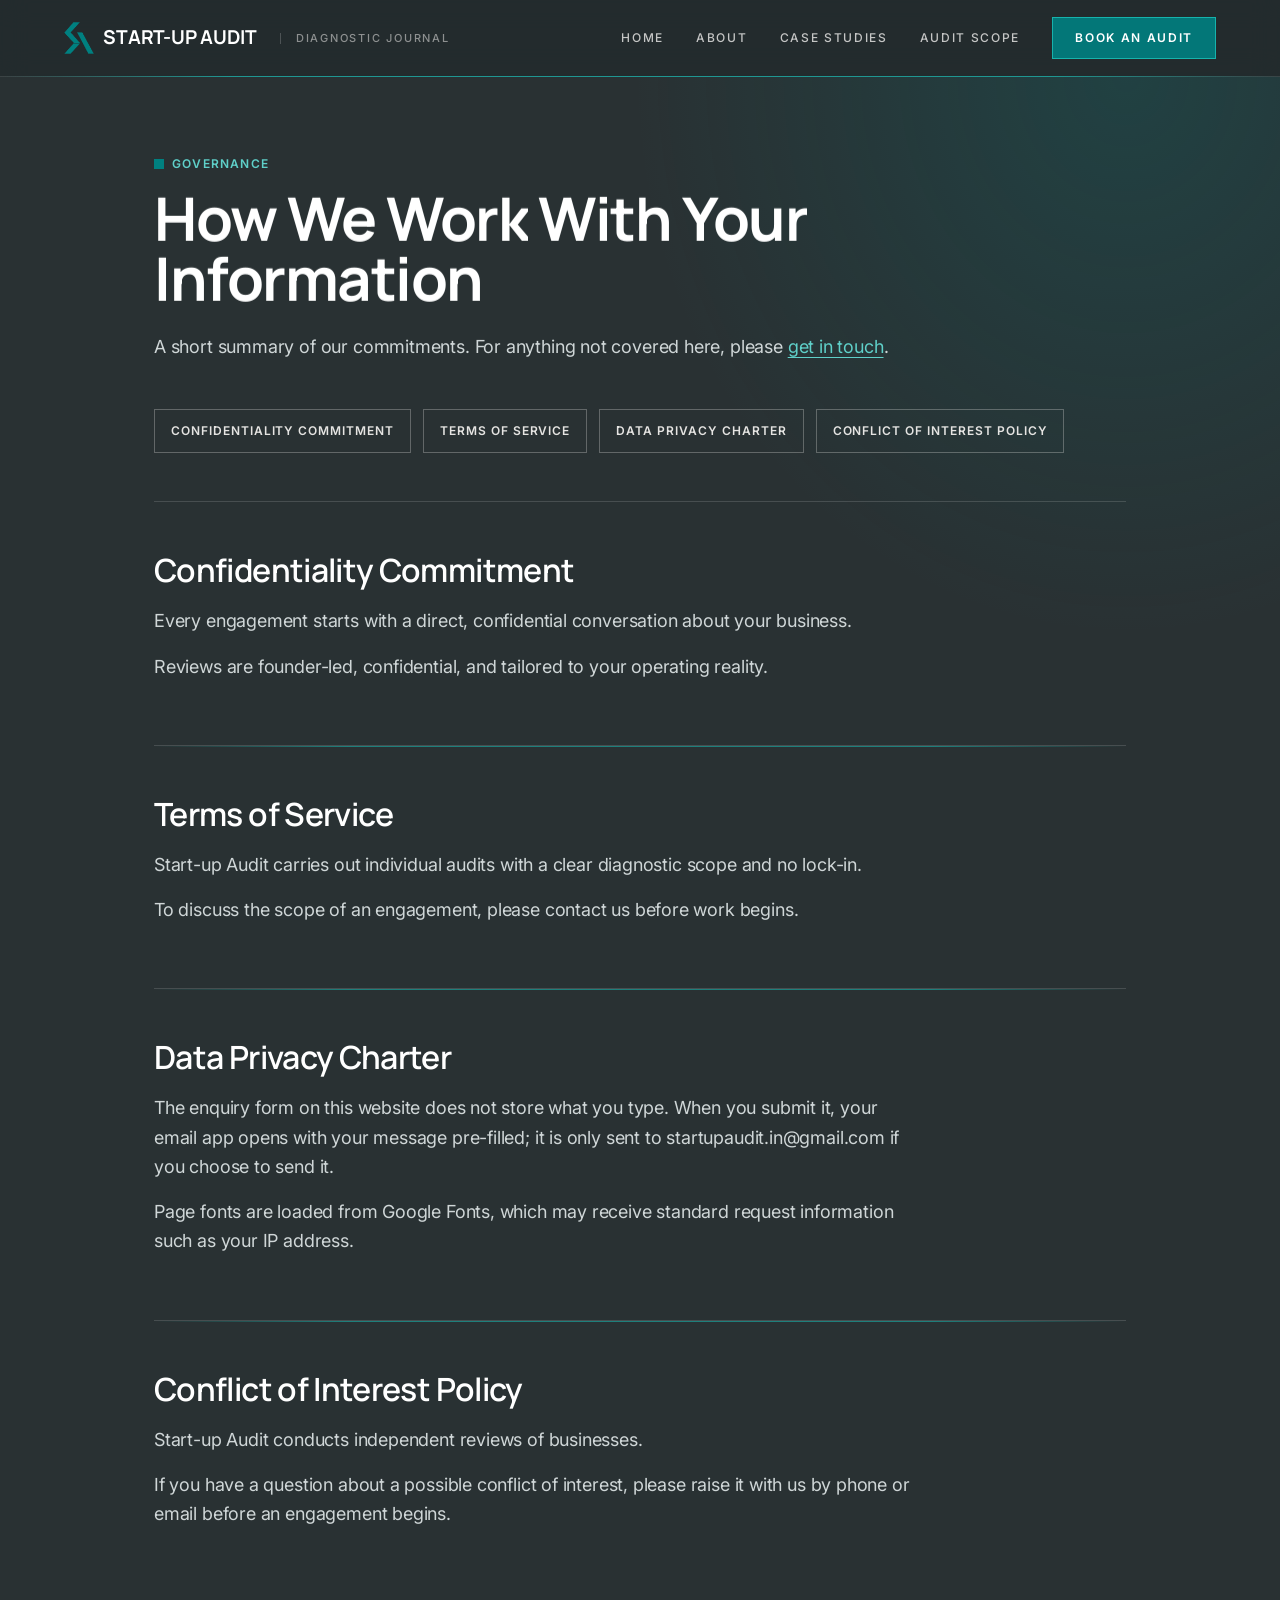
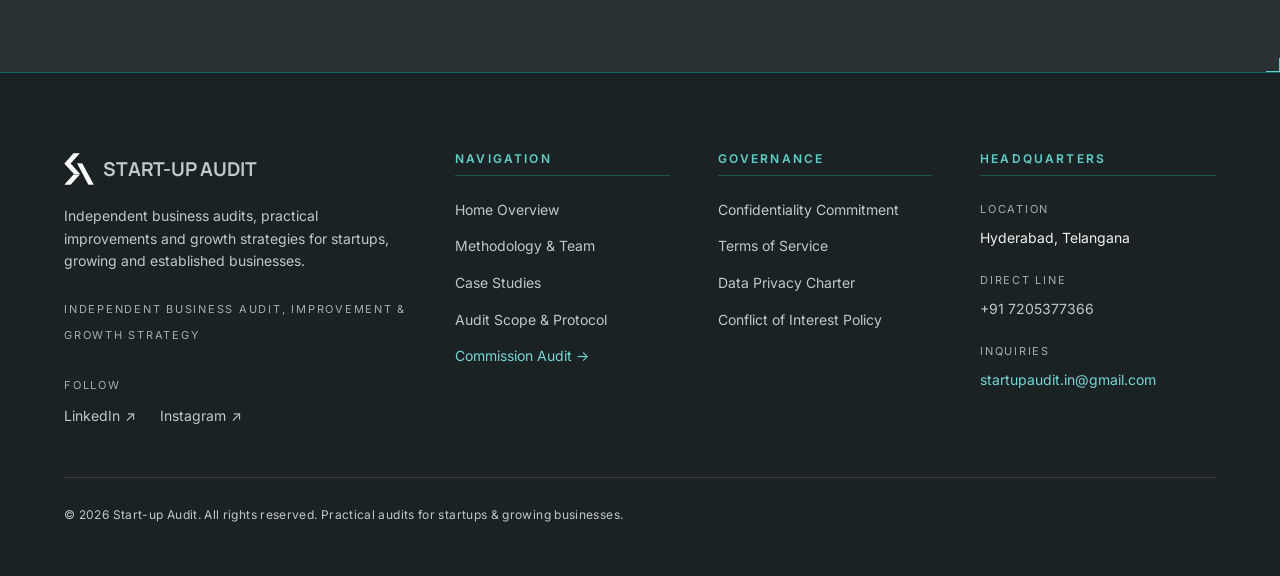
<file: policies.html>
<!DOCTYPE html>
<html lang="en-IN">
<head>
<meta charset="utf-8">
<meta name="viewport" content="width=device-width, initial-scale=1.0">
<link href="https://fonts.googleapis.com" rel="preconnect">
<link crossorigin="" href="https://fonts.gstatic.com" rel="preconnect">
<link href="https://fonts.googleapis.com/css2?family=Inter:wght@300;400;500;600;700&amp;family=Manrope:wght@500;600;700;800&amp;display=swap" rel="stylesheet">
<title>Privacy, Terms &amp; Policies | Start-up Audit</title>
<meta name="description" content="Read Start-up Audit's confidentiality, privacy, terms of service, and conflict-of-interest policies.">
<meta name="robots" content="index, follow, max-image-preview:large">
<link rel="canonical" href="https://startup-audit.pages.dev/policies.html">
<meta name="author" content="Bhola, Start-up Audit">
<meta name="theme-color" content="#008080">
<meta property="og:title" content="Privacy, Terms &amp; Policies | Start-up Audit">
<meta property="og:description" content="Read Start-up Audit's confidentiality, privacy, terms of service, and conflict-of-interest policies.">
<meta property="og:url" content="https://startup-audit.pages.dev/policies.html">
<meta property="og:image" content="https://startup-audit.pages.dev/assets/img/social-share.png?v=2">
<meta property="og:image:width" content="1200">
<meta property="og:image:height" content="630">
<meta property="og:image:alt" content="Start-up Audit — Independent Business Audit">
<meta name="twitter:card" content="summary_large_image">
<meta name="twitter:title" content="Privacy, Terms &amp; Policies | Start-up Audit">
<meta name="twitter:description" content="Read Start-up Audit's confidentiality, privacy, terms of service, and conflict-of-interest policies.">
<meta name="twitter:image" content="https://startup-audit.pages.dev/assets/img/social-share.png?v=2"><meta property="og:type" content="website">
<meta property="og:site_name" content="Start-up Audit">
<meta property="og:locale" content="en_IN">
<link rel="icon" type="image/png" sizes="48x48" href="assets/img/favicon-48.png">
<link rel="icon" type="image/png" sizes="192x192" href="assets/img/favicon-192.png">
<link rel="apple-touch-icon" href="assets/img/apple-touch-icon.png">
<script>document.documentElement.classList.add('js');</script>
<link rel="stylesheet" href="assets/css/home.css">
<link rel="stylesheet" href="assets/css/site.css">
<link rel="stylesheet" href="assets/css/hudnav.css">
<link rel="stylesheet" href="assets/css/hudsite.css">
<script src="assets/js/site.js" defer></script>
<script type="application/ld+json">
{
  "@context": "https://schema.org",
  "@type": "BreadcrumbList",
  "itemListElement": [
    {
      "@type": "ListItem",
      "position": 1,
      "name": "Home",
      "item": "https://startup-audit.pages.dev/"
    },
    {
      "@type": "ListItem",
      "position": 2,
      "name": "Policies",
      "item": "https://startup-audit.pages.dev/policies.html"
    }
  ]
}
</script>
</head>
<body class="bg-surface-container-lowest font-body-md text-body-md text-on-surface antialiased" data-page="policies" data-hud="site">
<a class="sa-skip" href="#main">Skip to content</a>
<header class="sa-header" data-header>
<div class="sa-header__bar">
<a class="sa-brand" href="index.html" aria-label="Start-up Audit — home"><img src="assets/img/logo-teal.png" alt="" width="30" height="32"><span>START-UP AUDIT</span></a>
<span class="sa-tag">Diagnostic Journal</span>
<nav class="sa-nav" aria-label="Primary"><a href="index.html">Home</a><a href="about.html">About</a><a href="case-studies.html">Case Studies</a><a href="audit-scope.html">Audit Scope</a></nav>
<a class="sa-cta" href="book-an-audit.html">Book an Audit</a>
<button class="sa-burger" type="button" aria-expanded="false" aria-controls="sa-mobile" aria-label="Open menu"><span class="sa-burger__bars" aria-hidden="true"><i></i><i></i><i></i></span></button>
</div>
<nav id="sa-mobile" class="sa-mobile" aria-label="Mobile" hidden>
<a href="index.html">Home</a><a href="about.html">About</a><a href="case-studies.html">Case Studies</a><a href="audit-scope.html">Audit Scope</a>
<a class="sa-mobile__cta" href="book-an-audit.html">Book an Audit</a>
</nav>
</header>
<main id="main" class="w-full pt-[76px] bg-surface-container-lowest min-h-screen">
<section class="w-full bg-surface-container-lowest">
<div class="max-w-[1100px] mx-auto px-margin-compact md:px-margin pt-space-xl pb-space-xl">
<div class="flex items-center gap-space-xs mb-space-sm"><span class="w-2.5 h-2.5 bg-primary inline-block"></span><span class="font-label-md text-label-md uppercase tracking-widest text-primary font-semibold">GOVERNANCE</span></div>
<h1 data-text-reveal data-hero class="font-display-lg text-[32px] sm:text-4xl md:text-5xl lg:text-display-lg text-on-surface tracking-tight leading-none mb-space-md">How We Work With Your Information</h1>
<p class="font-body-lg text-body-lg text-on-surface-variant leading-relaxed mb-space-lg max-w-3xl">A short summary of our commitments. For anything not covered here, please <a class="text-primary underline underline-offset-4 hover:text-on-surface" href="book-an-audit.html">get in touch</a>.</p>
<nav class="flex flex-wrap gap-3 mb-space-lg" aria-label="Policies"><a class="sa-chip" href="#confidentiality">Confidentiality Commitment</a><a class="sa-chip" href="#terms">Terms of Service</a><a class="sa-chip" href="#privacy">Data Privacy Charter</a><a class="sa-chip" href="#conflict-of-interest">Conflict of Interest Policy</a></nav>
<section id="confidentiality" class="scroll-mt-[96px] py-space-lg border-t border-outline-variant/60" data-reveal>
<h2 class="font-headline-lg text-2xl md:text-headline-lg text-on-surface font-semibold mb-space-sm">Confidentiality Commitment</h2>
<p class="font-body-lg text-body-lg text-on-surface-variant leading-relaxed mb-space-sm max-w-3xl">Every engagement starts with a direct, confidential conversation about your business.</p><p class="font-body-lg text-body-lg text-on-surface-variant leading-relaxed mb-space-sm max-w-3xl">Reviews are founder-led, confidential, and tailored to your operating reality.</p>
</section><section id="terms" class="scroll-mt-[96px] py-space-lg border-t border-outline-variant/60" data-reveal>
<h2 class="font-headline-lg text-2xl md:text-headline-lg text-on-surface font-semibold mb-space-sm">Terms of Service</h2>
<p class="font-body-lg text-body-lg text-on-surface-variant leading-relaxed mb-space-sm max-w-3xl">Start-up Audit carries out individual audits with a clear diagnostic scope and no lock-in.</p><p class="font-body-lg text-body-lg text-on-surface-variant leading-relaxed mb-space-sm max-w-3xl">To discuss the scope of an engagement, please contact us before work begins.</p>
</section><section id="privacy" class="scroll-mt-[96px] py-space-lg border-t border-outline-variant/60" data-reveal>
<h2 class="font-headline-lg text-2xl md:text-headline-lg text-on-surface font-semibold mb-space-sm">Data Privacy Charter</h2>
<p class="font-body-lg text-body-lg text-on-surface-variant leading-relaxed mb-space-sm max-w-3xl">The enquiry form on this website does not store what you type. When you submit it, your email app opens with your message pre-filled; it is only sent to startupaudit.in@gmail.com if you choose to send it.</p><p class="font-body-lg text-body-lg text-on-surface-variant leading-relaxed mb-space-sm max-w-3xl">Page fonts are loaded from Google Fonts, which may receive standard request information such as your IP address.</p>
</section><section id="conflict-of-interest" class="scroll-mt-[96px] py-space-lg border-t border-outline-variant/60" data-reveal>
<h2 class="font-headline-lg text-2xl md:text-headline-lg text-on-surface font-semibold mb-space-sm">Conflict of Interest Policy</h2>
<p class="font-body-lg text-body-lg text-on-surface-variant leading-relaxed mb-space-sm max-w-3xl">Start-up Audit conducts independent reviews of businesses.</p><p class="font-body-lg text-body-lg text-on-surface-variant leading-relaxed mb-space-sm max-w-3xl">If you have a question about a possible conflict of interest, please raise it with us by phone or email before an engagement begins.</p>
</section>
</div>
</section>
</main>
<footer class="sa-footer">
<div class="sa-footer__inner">
<div class="sa-footer__grid">
<div class="sa-footer__brand">
<a class="sa-footer__logo" href="index.html" aria-label="Start-up Audit — home"><img src="assets/img/logo.png" alt="" width="36" height="32"><span>START-UP AUDIT</span></a>
<p>Independent business audits, practical improvements and growth strategies for startups, growing and established businesses.</p>
<div class="sa-footer__label">Independent Business Audit, Improvement &amp; Growth Strategy</div>
<div class="sa-footer__follow"><span class="sa-footer__label">Follow</span><ul class="sa-footer__social"><li><a href="https://www.linkedin.com/company/145429270/" target="_blank" rel="noopener noreferrer" aria-label="Start-up Audit on LinkedIn (opens in a new tab)">LinkedIn <span aria-hidden="true">↗</span></a></li><li><a href="https://www.instagram.com/startup.audit/" target="_blank" rel="noopener noreferrer" aria-label="Start-up Audit on Instagram (opens in a new tab)">Instagram <span aria-hidden="true">↗</span></a></li></ul></div>
</div>
<div>
<h2 class="sa-footer__h">Navigation</h2>
<ul>
<li><a href="index.html">Home Overview</a></li>
<li><a href="about.html">Methodology &amp; Team</a></li>
<li><a href="case-studies.html">Case Studies</a></li>
<li><a href="audit-scope.html">Audit Scope &amp; Protocol</a></li>
<li><a class="sa-footer__accent" href="book-an-audit.html">Commission Audit →</a></li>
</ul>
</div>
<div>
<h2 class="sa-footer__h">Governance</h2>
<ul>
<li><a href="policies.html#confidentiality">Confidentiality Commitment</a></li>
<li><a href="policies.html#terms">Terms of Service</a></li>
<li><a href="policies.html#privacy">Data Privacy Charter</a></li>
<li><a href="policies.html#conflict-of-interest">Conflict of Interest Policy</a></li>
</ul>
</div>
<div>
<h2 class="sa-footer__h">Headquarters</h2>
<address>
<div><span class="sa-footer__label">Location</span><span>Hyderabad, Telangana</span></div>
<div><span class="sa-footer__label">Direct Line</span><a href="tel:+917205377366">+91 7205377366</a></div>
<div><span class="sa-footer__label">Inquiries</span><a class="sa-footer__accent" href="mailto:startupaudit.in@gmail.com">startupaudit.in@gmail.com</a></div>
</address>
</div>
</div>
<div class="sa-footer__base">
<div>© <span data-year>2026</span> Start-up Audit. All rights reserved. Practical audits for startups &amp; growing businesses.</div>
</div>
</div>
</footer>
</body>
</html>
</file>
<file: assets/css/site.css>
/* ==========================================================================
   Start-up Audit — shared site styles
   Header / footer / navigation, icons, responsive tuning, scroll animations.
   Loaded after the compiled Tailwind bundle (home.css / about.css / case.css).
   ========================================================================== */

/* Offline-safe fallbacks for the Google-hosted Inter + Manrope */
@font-face { font-family: "SA Body"; font-weight: 400; font-display: swap; src: local("Inter"), url("../fonts/Inter-Regular.otf") format("opentype"); }
@font-face { font-family: "SA Body"; font-weight: 500; font-display: swap; src: local("Inter Medium"), url("../fonts/Inter-Medium.otf") format("opentype"); }
@font-face { font-family: "SA Body"; font-weight: 600; font-display: swap; src: local("Inter SemiBold"), url("../fonts/Inter-SemiBold.otf") format("opentype"); }
@font-face { font-family: "SA Body"; font-weight: 700; font-display: swap; src: local("Inter Bold"), url("../fonts/Inter-Bold.otf") format("opentype"); }
@font-face { font-family: "SA Heading"; font-weight: 500 600; font-display: swap; src: local("Inter Display SemiBold"), url("../fonts/InterDisplay-SemiBold.otf") format("opentype"); }
@font-face { font-family: "SA Heading"; font-weight: 700 800; font-display: swap; src: local("Inter Display Bold"), url("../fonts/InterDisplay-Bold.otf") format("opentype"); }

:root {
  --sa-teal: #008080;
  --sa-teal-dark: #006b6b;
  --sa-charcoal: #293133;
  --sa-platinum: #e5e4e2;
  --sa-header-h: 76px;
  --sa-ease: cubic-bezier(.2, .7, .1, 1);
}

html { scroll-behavior: smooth; scroll-padding-top: calc(var(--sa-header-h) + 16px); -webkit-text-size-adjust: 100%; }
body { margin: 0; overflow-x: clip; }
img { max-width: 100%; }
:focus-visible { outline: 2px solid var(--sa-teal); outline-offset: 3px; }

/* ---- inline icons (replace Material Symbols font) ---- */
.sa-ico { display: inline-flex; width: 1em; height: 1em; font-size: 24px; line-height: 1; flex: none; vertical-align: middle; }
.sa-ico svg { width: 100%; height: 100%; display: block; }

/* ---- skip link ---- */
.sa-skip { position: fixed; left: 12px; top: -80px; z-index: 100; background: var(--sa-charcoal); color: #fff; padding: 12px 18px;
  font: 600 12px/1 "Inter", "SA Body", system-ui, sans-serif; letter-spacing: .08em; text-transform: uppercase; text-decoration: none; transition: top .2s; }
.sa-skip:focus { top: 12px; }

/* ---- header ---- */
.sa-header { position: fixed; inset: 0 0 auto 0; z-index: 50; background: rgba(255, 255, 255, .96); -webkit-backdrop-filter: blur(10px); backdrop-filter: blur(10px);
  border-bottom: 1px solid var(--sa-platinum); transition: box-shadow .35s var(--sa-ease); }
.sa-header.is-scrolled { box-shadow: 0 10px 28px -16px rgba(41, 49, 51, .35); }
.sa-header__bar { max-width: 1440px; margin: 0 auto; height: var(--sa-header-h); padding: 0 4rem; display: flex; align-items: center; gap: 1.5rem; }
.sa-brand { display: inline-flex; align-items: center; gap: .6rem; text-decoration: none; color: var(--sa-charcoal); flex: none; }
.sa-brand img { height: 32px; width: auto; display: block; }
.sa-brand span { font: 700 1.2rem/1 "Manrope", "SA Heading", "Inter", system-ui, sans-serif; letter-spacing: -.01em; white-space: nowrap; }
.sa-tag { display: none; font: 500 .6875rem/1 "Inter", "SA Body", system-ui, sans-serif; letter-spacing: .12em; text-transform: uppercase; color: #8a9294;
  border-left: 1px solid #d9d7d4; padding-left: .9rem; white-space: nowrap; }
.sa-nav { margin-left: auto; display: flex; align-items: center; gap: 2rem; }
.sa-nav a, .sa-mobile a { font: 500 .75rem/1 "Inter", "SA Body", system-ui, sans-serif; letter-spacing: .1em; text-transform: uppercase; color: #4a5254; text-decoration: none; }
.sa-nav a { position: relative; padding: 10px 0; transition: color .25s ease; white-space: nowrap; }
.sa-nav a::after { content: ""; position: absolute; left: 0; right: 0; bottom: 2px; height: 2px; background: var(--sa-teal);
  transform: scaleX(0); transform-origin: left; transition: transform .45s var(--sa-ease); }
.sa-nav a:hover, .sa-nav a[aria-current="page"] { color: var(--sa-teal); }
.sa-nav a:hover::after, .sa-nav a[aria-current="page"]::after { transform: scaleX(1); }
.sa-nav a[aria-current="page"] { font-weight: 600; }
.sa-cta { display: none; align-items: center; justify-content: center; background: var(--sa-teal); color: #fff; text-decoration: none; white-space: nowrap;
  font: 600 .75rem/1 "Inter", "SA Body", system-ui, sans-serif; letter-spacing: .1em; text-transform: uppercase; padding: 14px 22px; border: 1px solid var(--sa-teal);
  transition: background-color .25s ease, color .25s ease, transform .25s var(--sa-ease); }
.sa-cta:hover, .sa-cta[aria-current="page"] { background: var(--sa-charcoal); border-color: var(--sa-charcoal); }
.sa-cta:active { transform: translateY(1px); }
.sa-burger { display: none; margin-left: auto; width: 48px; height: 48px; border: 1px solid var(--sa-platinum); background: #fff; cursor: pointer; align-items: center; justify-content: center; padding: 0; }
.sa-burger__bars { width: 20px; height: 14px; position: relative; display: block; }
.sa-burger__bars i { position: absolute; left: 0; right: 0; height: 2px; background: var(--sa-charcoal); transition: transform .35s var(--sa-ease), opacity .2s; }
.sa-burger__bars i:nth-child(1) { top: 0; } .sa-burger__bars i:nth-child(2) { top: 6px; } .sa-burger__bars i:nth-child(3) { top: 12px; }
.sa-burger[aria-expanded="true"] i:nth-child(1) { transform: translateY(6px) rotate(45deg); }
.sa-burger[aria-expanded="true"] i:nth-child(2) { opacity: 0; }
.sa-burger[aria-expanded="true"] i:nth-child(3) { transform: translateY(-6px) rotate(-45deg); }
.sa-mobile { display: none; }

@media (min-width: 1280px) { .sa-tag { display: inline-block; } }
/* 900-1279px: tighter header so the Book an Audit button never leaves the screen */
@media (min-width: 900px) and (max-width: 1279px) { .sa-header__bar { padding: 0 2rem; gap: 1rem; } .sa-nav { gap: 1.25rem; } .sa-cta { padding: 14px 16px; margin-left: 0; } }
@media (min-width: 900px) { .sa-cta { display: inline-flex; margin-left: .5rem; } .sa-nav { margin-left: auto; } }
@media (max-width: 899px) {
  .sa-header__bar { padding: 0 1.25rem; }
  .sa-nav { display: none; }
  .sa-burger { display: inline-flex; }
  .sa-mobile { display: flex; flex-direction: column; border-top: 1px solid var(--sa-platinum); background: #fff; padding: .5rem 1.25rem 1.5rem;
    max-height: calc(100vh - var(--sa-header-h)); overflow-y: auto; }
  .sa-mobile[hidden] { display: none; }
  .sa-mobile a { padding: 18px 4px; font-size: .8125rem; border-bottom: 1px solid #efeeec; min-height: 48px; display: flex; align-items: center; }
  .sa-mobile a[aria-current="page"] { color: var(--sa-teal); font-weight: 600; }
  .sa-mobile .sa-mobile__cta { margin-top: 1rem; background: var(--sa-teal); color: #fff; justify-content: center; border: 0; font-weight: 600; }
}
@media (max-width: 380px) { .sa-brand span { font-size: 1.02rem; } }

/* ---- footer ---- */
.sa-footer { background: var(--sa-charcoal); color: #f2f0ee; border-top: 1px solid #c8c6c3; font-family: "Inter", "SA Body", system-ui, sans-serif; }
.sa-footer__inner { max-width: 1440px; margin: 0 auto; padding: 5rem 4rem 3rem; }
.sa-footer__grid { display: grid; grid-template-columns: 1.6fr 1fr 1fr 1.1fr; gap: 3rem; padding-bottom: 3rem; border-bottom: 1px solid rgba(189, 201, 200, .3); }
.sa-footer__logo { display: inline-flex; align-items: center; gap: .6rem; color: #fff; text-decoration: none; margin-bottom: 1.25rem; }
.sa-footer__logo img { height: 32px; width: auto; filter: brightness(0) invert(1); }
.sa-footer__logo span { font: 700 1.2rem/1 "Manrope", "SA Heading", "Inter", system-ui, sans-serif; letter-spacing: -.01em; }
.sa-footer p { color: #c0c8ca; font-size: .875rem; line-height: 1.6; max-width: 28rem; margin: 0 0 1.5rem; }
.sa-footer__label { display: block; font-size: .6875rem; letter-spacing: .12em; text-transform: uppercase; color: #bdc9c8; margin-bottom: .2rem; }
.sa-footer__h { font: 600 .75rem/1 "Inter", "SA Body", system-ui, sans-serif; letter-spacing: .12em; text-transform: uppercase; color: #fff; margin: 0 0 1.25rem; padding-bottom: .6rem; border-bottom: 1px solid rgba(189, 201, 200, .2); }
.sa-footer ul { list-style: none; margin: 0; padding: 0; display: grid; gap: .6rem; }
.sa-footer a { color: #c0c8ca; text-decoration: none; font-size: .875rem; transition: color .2s ease; }
.sa-footer a:hover { color: #fff; }
.sa-footer .sa-footer__accent { color: #76d6d5; }
.sa-footer .sa-footer__accent:hover { color: #fff; text-decoration: underline; }
.sa-footer address { font-style: normal; display: grid; gap: 1rem; font-size: .875rem; }
.sa-footer address a { overflow-wrap: anywhere; }
.sa-footer__base { padding-top: 1.5rem; display: flex; flex-wrap: wrap; justify-content: space-between; gap: .75rem 2rem; font-size: .75rem; color: #c0c8ca; letter-spacing: .03em; }
.sa-footer__base .sa-footer__label { margin: 0; }
@media (max-width: 1023px) { .sa-footer__grid { grid-template-columns: 1fr 1fr; } .sa-footer__brand { grid-column: 1 / -1; } .sa-footer__inner { padding: 4rem 2rem 2.5rem; } }
.sa-footer__follow { margin-top: 1.5rem; }
.sa-footer ul.sa-footer__social { display: flex; flex-wrap: wrap; gap: .4em 1.5em; }
.sa-footer .sa-footer__social a { display: inline-flex; align-items: center; gap: .35em; }
@media (max-width: 599px) { .sa-footer__grid { grid-template-columns: 1fr; gap: 2.25rem; } .sa-footer__inner { padding: 3.5rem 1.25rem 2rem; } .sa-footer a { display: inline-block; padding: 4px 0; } }

/* ---- shared small components ---- */
.sa-chip { display: inline-flex; align-items: center; gap: .6rem; border: 1px solid #bdc9c8; background: transparent; color: #293133; text-decoration: none;
  font: 600 .75rem/1.2 "Inter", "SA Body", system-ui, sans-serif; letter-spacing: .08em; text-transform: uppercase; padding: 12px 16px; min-height: 44px;
  transition: background-color .25s ease, color .25s ease, border-color .25s ease; }
.sa-chip span { color: var(--sa-teal); font-weight: 700; transition: color .25s ease; }
.sa-chip:hover { background: var(--sa-teal); border-color: var(--sa-teal); color: #fff; }
.sa-chip:hover span { color: #fff; }

.sa-portrait--empty::after { content: ""; position: absolute; inset: 0; background: url("../img/logo.png") center / 34% no-repeat; filter: brightness(0) invert(1); opacity: .9; }

/* ---- responsive tuning of the Stitch layouts (utilities live in a CSS layer, so these unlayered rules win) ---- */
@media (max-width: 1023px) { .px-margin { padding-left: 2rem; padding-right: 2rem; } }
@media (max-width: 599px) {
  .px-margin, .px-margin-compact { padding-left: 1.25rem; padding-right: 1.25rem; }
  main section[class*="py-["] { padding-top: 4.5rem; padding-bottom: 4.5rem; }
}
main img { height: auto; }
main img.object-cover, main img[class*="h-full"], main img[class*="h-["] { height: 100%; }
main img.absolute { height: 100%; }
main .overflow-hidden img[class*="aspect-"] { height: auto; }

/* ==========================================================================
   Scroll animation system
   - only active when JS has added .js to <html> (see head) and the visitor
     has not requested reduced motion
   - never animates layout properties; animations never block interaction
   ========================================================================== */

/* 1. Editorial text reveal — words rise out of a mask */
.js [data-text-reveal] .sa-w { display: inline-block; overflow: hidden; vertical-align: top; padding: .06em 0 .14em; margin: -.06em 0 -.14em; }
.js [data-text-reveal] .sa-wi { display: inline-block; transform: translateY(112%); transition: transform .95s var(--sa-ease) var(--d, 0ms); will-change: transform; }
.js [data-text-reveal].is-in .sa-wi { transform: none; }

/* 2. Image reveal — masked wipe + slow settle */
.js [data-img-reveal] { clip-path: inset(0 0 100% 0); transition: clip-path 1.25s cubic-bezier(.65, 0, .15, 1); }
.js [data-img-reveal].is-in { clip-path: inset(0 0 0 0); }
.js [data-img-reveal] > img, .js [data-img-reveal] picture img { transform: scale(1.14); transition: transform 1.8s var(--sa-ease); }
.js [data-img-reveal].is-in > img, .js [data-img-reveal].is-in picture img { transform: scale(1); }

/* 3. Staggered content */
@keyframes sa-rise { from { opacity: 0; translate: 0 26px; } to { opacity: 1; translate: 0 0; } }
.js [data-stagger]:not(.is-in) > * { opacity: 0; }
.js [data-stagger].is-in > * { animation: sa-rise .9s var(--sa-ease) backwards; animation-delay: calc(var(--i, 0) * 90ms); }

/* 4. Parallax depth (translate driven from JS; scale keeps the frame covered) */
[data-parallax] { scale: 1.14; translate: 0 var(--py, 0px); will-change: translate; }

/* 5. Section transitions + drawn rules */
.js [data-section] > :first-child { opacity: 0; transition: opacity 1.1s ease; }
.js [data-section].is-in > :first-child { opacity: 1; }
.js .sa-draw { transform: scaleX(0); transform-origin: left; transition: transform 1.4s cubic-bezier(.65, 0, .15, 1) .2s; }
.js .sa-draw.is-in { transform: scaleX(1); }
.js [data-reveal] { opacity: 0; translate: 0 22px; transition: opacity .9s ease, translate .9s var(--sa-ease); }
.js [data-reveal].is-in { opacity: 1; translate: 0 0; }

/* 6. Hero intro — background photo eases in on every page load (class added by site.js) */
@keyframes sa-hero-in { from { opacity: 0; } to { opacity: 1; } }
.js .sa-hero-img { animation: sa-hero-in 1.6s var(--sa-ease) both; }
/* gentle page fade so navigation between pages feels continuous (opacity only: never traps fixed UI) */
@keyframes sa-page-in { from { opacity: 0; } to { opacity: 1; } }
.js main { animation: sa-page-in .45s ease both; }

/* hover feedback on bordered cards inside staggered grids (fine pointers only) */
[data-stagger] > * { transition: transform .35s var(--sa-ease), box-shadow .35s ease, border-color .35s ease, background-color .35s ease; }
@media (hover: hover) and (pointer: fine) {
  [data-stagger] > [class*="border"]:hover { transform: translateY(-4px); box-shadow: 0 16px 30px -20px rgba(41, 49, 51, .5); border-color: var(--sa-teal); }
}

/* hover feedback on cards/CTAs that lacked it */
main a[href] { transition-property: color, background-color, border-color, opacity, transform; transition-duration: .25s; }

@media (prefers-reduced-motion: reduce) {
  html { scroll-behavior: auto; }
  html.js:not(.sa-motion-on) [data-text-reveal] .sa-wi, html.js:not(.sa-motion-on) [data-img-reveal], html.js:not(.sa-motion-on) [data-img-reveal] > img, html.js:not(.sa-motion-on) .sa-draw, html.js:not(.sa-motion-on) [data-section] > :first-child, html.js:not(.sa-motion-on) [data-reveal] { transition: none !important; }
  html.js:not(.sa-motion-on) [data-text-reveal] .sa-wi { transform: none !important; }
  html.js:not(.sa-motion-on) [data-img-reveal] { clip-path: none !important; }
  html.js:not(.sa-motion-on) [data-img-reveal] > img { transform: none !important; }
  html.js:not(.sa-motion-on) [data-stagger]:not(.is-in) > * { opacity: 1 !important; }
  html.js:not(.sa-motion-on) [data-stagger].is-in > * { animation: none !important; }
  html.js:not(.sa-motion-on) .sa-draw { transform: none !important; }
  html.js:not(.sa-motion-on) [data-section] > :first-child, html.js:not(.sa-motion-on) [data-reveal] { opacity: 1 !important; translate: none !important; }
  html:not(.sa-motion-on) [data-parallax] { translate: none !important; scale: 1 !important; }
  html:not(.sa-motion-on) .sa-nav a::after { transition: none; }
  html.js:not(.sa-motion-on) .sa-hero-img, html.js:not(.sa-motion-on) main { animation: none !important; }
  html:not(.sa-motion-on) [data-stagger] > * { transition: none !important; }
  html:not(.sa-motion-on) [data-stagger] > [class*="border"]:hover { transform: none !important; }
}

/* Mobile: a 12-column grid with wide column gaps can exceed the viewport (11 gaps > width). */
@media (max-width: 1023px) { .grid-cols-12 { column-gap: 0; } }

/* Touch-friendly targets (>= 44px tall) on tablet and phone for text links */
@media (max-width: 1023px) {
  .sa-brand { min-height: 44px; }
  .sa-footer a, .sa-footer address a { display: inline-flex; align-items: center; min-height: 44px; padding: 0; }
  .sa-footer ul { gap: 0; }
  main a.inline-flex, main a.group, main li > a, main nav[aria-label="Breadcrumb"] a, main a[href^="tel:"], main a[href^="mailto:"] { display: inline-flex; align-items: center; min-height: 44px; }
}

/* opt-in notice shown only when the device asks for reduced motion */
.sa-motion-note { position: fixed; left: 16px; bottom: 16px; z-index: 60; max-width: min(380px, calc(100vw - 32px)); background: #293133; color: #fff;
  padding: 14px 44px 14px 16px; font: 500 .8125rem/1.45 "Inter", "SA Body", system-ui, sans-serif; box-shadow: 0 18px 40px -18px rgba(0,0,0,.6); border-left: 3px solid var(--sa-teal); }
.sa-motion-note button.sa-motion-on { display: inline-block; margin-top: 8px; background: var(--sa-teal); color: #fff; border: 0; padding: 10px 14px; min-height: 40px; cursor: pointer;
  font: 600 .6875rem/1 "Inter", "SA Body", system-ui, sans-serif; letter-spacing: .1em; text-transform: uppercase; }
.sa-motion-note button.sa-motion-on:hover { background: var(--sa-teal-dark); }
.sa-motion-note button.sa-motion-x { position: absolute; top: 4px; right: 4px; width: 40px; height: 40px; background: transparent; color: #c0c8ca; border: 0; font-size: 20px; cursor: pointer; }

/* ---- focal points: keep the subject of each photo in frame when it is cropped (esp. tall mobile frames) ---- */
main img[src*="hero-workshop"] { object-position: 60% 50%; }
main img[src*="bakery-observation"] { object-position: 62% 50%; }
main img[src*="shop-owner-review"] { object-position: 45% 50%; }
main img[src*="diagnostic-flatlay"] { object-position: 50% 55%; }
main img[src*="ch1-brand-storefront"] { object-position: 50% 55%; }
main img[src*="ch2-financial-ledger"] { object-position: 55% 50%; }
main img[src*="ch3-warehouse"] { object-position: 55% 50%; }
main img[src*="ch5-botanical-storefront"] { object-position: 50% 45%; }
main img[src*="cs-restaurant"] { object-position: 50% 50%; }
main img[src*="cs-meeting"] { object-position: 60% 50%; }
main img[src*="cs-foundry"] { object-position: 45% 55%; }
main img[src*="case-technology-office"] { object-position: 45% 55%; }
main img[src*="case-restaurant-kitchen"] { object-position: 42% 50%; }
main img[src*="ch4-service-point"] { object-position: 60% 40%; }
main img[src*="founder-portrait"] { object-position: 50% 18%; }

/* ===== Syncpedia case-study page (sp-*) ===== */
.sp-main{padding-top:0;background:#fff;overflow-x:clip}
.sp-wrap{max-width:1240px;margin:0 auto;padding:0 20px;position:relative}
@media(min-width:768px){.sp-wrap{padding:0 40px}}
.sp-sec{padding:72px 0 56px;position:relative}
@media(min-width:1024px){.sp-sec{padding:112px 0 72px}}
.sp-light{background:#fff;color:#293133}
.sp-light--alt{background:#f4f4f2}
.sp-dark{background:#293133;color:#fff}
.sp-close{background:linear-gradient(160deg,#293133 0%,#1c2527 60%,#006b6b 140%);color:#fff;padding-bottom:72px}
.sp-eyebrow{display:flex;align-items:center;gap:10px;font:700 12px/1.3 Inter,sans-serif;letter-spacing:.16em;text-transform:uppercase;color:#008080;margin:0 0 14px}
.sp-dark .sp-eyebrow,.sp-eyebrow--lt{color:#5fd0d0}
.sp-dot{width:10px;height:10px;background:currentColor;display:inline-block;flex:none}
.sp-chip{display:inline-block;line-height:1.5!important;border:1px solid #008080;color:#006b6b;font:700 11px/1 Inter,sans-serif;letter-spacing:.14em;text-transform:uppercase;padding:8px 12px;margin:0 0 22px}
.sp-dark .sp-chip,.sp-chip--light{border-color:rgba(255,255,255,.55);color:#fff}
.sp-h1{font:800 clamp(38px,7vw,84px)/1.04 Manrope,sans-serif;letter-spacing:-.02em;color:#fff;margin:0;max-width:16ch}
.sp-h2{font:800 clamp(28px,4.6vw,52px)/1.1 Manrope,sans-serif;letter-spacing:-.015em;margin:0 0 32px;max-width:22ch}
.sp-h2--lt{color:#fff;max-width:26ch}
.sp-p,.sp-lead{font:400 18px/1.55 Inter,sans-serif;margin:0 0 24px;max-width:56ch}
.sp-lead{font-size:clamp(17px,2vw,22px);color:#e5e4e2}
.sp-lead--dk{color:#e5e4e2;margin-bottom:40px}
.sp-rule{display:block;width:72px;height:4px;background:#008080;margin:28px 0 24px}
.sp-note,.sp-callout{font:500 16px/1.55 Inter,sans-serif;max-width:60ch;margin:32px 0 0}
.sp-note{border-left:3px solid #008080;padding-left:16px;color:#d6d9da}
.sp-light .sp-note{color:#4a5456}
.sp-callout{background:#293133;color:#fff;padding:18px 22px;border-left:4px solid #008080;max-width:none}
.sp-foot{font:500 11px/1.6 Inter,sans-serif;letter-spacing:.04em;opacity:.65;margin:48px 0 0}
.sp-foot--hero{color:#fff;opacity:.8;margin:40px 0 0}
/* hero */
.sp-hero{position:relative;min-height:100svh;display:flex;align-items:center;background:#293133;color:#fff;overflow:hidden;padding:120px 0 96px}
.sp-hero__img{position:absolute;inset:0;width:100%;height:100%;object-fit:cover}
.sp-hero__shade{position:absolute;inset:0;background:linear-gradient(90deg,rgba(20,28,30,.85) 0%,rgba(20,28,30,.55) 55%,rgba(20,28,30,.35) 100%),linear-gradient(0deg,rgba(20,28,30,.9) 0%,transparent 45%)}
.sp-hero__bar{position:absolute;left:0;top:0;bottom:0;width:8px;background:#008080}
.sp-hero__in{width:100%}
.sp-crumb{display:flex;gap:10px;font:600 12px/1 Inter,sans-serif;letter-spacing:.14em;text-transform:uppercase;margin:0 0 36px;color:#e5e4e2;flex-wrap:wrap;align-items:center}
.sp-crumb a{color:#fff;border-bottom:1px solid rgba(255,255,255,.5);padding:10px 0}
.sp-crumb a:hover{color:#5fd0d0;border-color:#5fd0d0}
.sp-scroll{position:absolute;right:20px;bottom:24px;color:#fff;font:600 12px Inter,sans-serif;letter-spacing:.16em;text-transform:uppercase;padding:10px}
@media(min-width:768px){.sp-scroll{right:40px}}
/* node timelines */
.sp-nodes,.sp-stages,.sp-vt,.sp-list,.sp-big,.sp-qs,.sp-three,.sp-table ul,.sp-missing ul{list-style:none;margin:0;padding:0}
.sp-num{flex:none;width:40px;height:40px;border-radius:50%;background:#008080;color:#fff;display:grid;place-items:center;font:700 15px Manrope,sans-serif}
.sp-nodes{display:grid;gap:18px;grid-template-columns:1fr}
.sp-nodes li{display:flex;gap:16px;align-items:flex-start;background:#f4f4f2;padding:20px;border-top:3px solid #008080}
.sp-nodes h3,.sp-list h3{font:700 19px/1.25 Manrope,sans-serif;margin:0 0 4px}
.sp-nodes p,.sp-list p{margin:0;font:400 15px/1.5 Inter,sans-serif;color:#4a5456}
@media(min-width:640px){.sp-nodes{grid-template-columns:repeat(2,1fr)}}
@media(min-width:1100px){.sp-nodes{grid-template-columns:repeat(5,1fr)}.sp-nodes li{flex-direction:column}}
/* split layouts */
.sp-split{display:grid;gap:36px;align-items:center}
@media(min-width:900px){.sp-split{grid-template-columns:5fr 7fr;gap:64px}.sp-split--r{grid-template-columns:7fr 5fr}.sp-split--3{grid-template-columns:6fr 3fr 3fr;gap:36px}}
.sp-photo{margin:0}
.sp-photo__box{overflow:hidden;background:#1c2527;aspect-ratio:4/3;position:relative}
.sp-photo--tall .sp-photo__box{aspect-ratio:3/4;max-height:620px}
.sp-photo--wide .sp-photo__box{aspect-ratio:16/10}
.sp-photo--banner .sp-photo__box{aspect-ratio:16/8;max-height:460px}
.sp-photo img{position:absolute;inset:0;width:100%;height:100%;object-fit:cover}
.sp-split--3 .sp-photo--tall .sp-photo__box{aspect-ratio:3/4}
@media(max-width:899px){.sp-photo--tall .sp-photo__box{aspect-ratio:4/3}.sp-photo--tall{order:-1}}
/* big numerals */
.sp-big li{display:flex;align-items:baseline;gap:20px;font:700 clamp(22px,3vw,32px)/1.2 Manrope,sans-serif;padding:16px 0;border-bottom:1px solid rgba(255,255,255,.18)}
.sp-big span{font:700 clamp(30px,4vw,44px) Lora,Georgia,serif;color:#5fd0d0;min-width:2ch}
/* stage timeline */
.sp-friction{display:inline-block;font:700 14px Inter,sans-serif;letter-spacing:.1em;text-transform:uppercase;color:#006b6b;margin:0 0 16px}
.sp-track{position:relative;margin-bottom:12px}
.sp-stages{display:grid;grid-template-columns:repeat(2,1fr);gap:12px;position:relative}
.sp-stages li{display:flex;gap:12px;align-items:center;background:#f4f4f2;padding:14px;border:1px solid #d9dcdd;font:600 16px Manrope,sans-serif}
.sp-stages li .sp-num{background:#293133;width:32px;height:32px;font-size:13px}
.sp-stages li.is-hot{background:#008080;color:#fff;border-color:#008080}
.sp-stages li.is-hot .sp-num{background:#fff;color:#006b6b}
.sp-wedge{display:none}
@media(min-width:1000px){
 .sp-stages{grid-template-columns:repeat(7,1fr);gap:0}
 .sp-stages li{flex-direction:column;text-align:center;padding:22px 6px;position:relative;z-index:1}
 .sp-wedge{display:block;position:absolute;left:calc(100%/7*1);width:calc(100%/7*4);top:100%;height:56px;background:rgba(0,128,128,.14);clip-path:polygon(0 0,100% 0,50% 100%)}
 .sp-drop{margin-top:64px!important}
}
.sp-drop{font:600 15px Inter,sans-serif;color:#006b6b;margin:20px 0 28px;text-align:left}
@media(min-width:1000px){.sp-drop{text-align:center}}
/* funnels */
.sp-funs{display:grid;gap:28px}
@media(min-width:640px){.sp-funs{grid-template-columns:1fr 1fr}}
.sp-fun h3{font:700 17px/1.3 Manrope,sans-serif;margin:0 0 14px;color:#fff}
.sp-bar{height:48px;width:var(--w);min-width:112px;background:#8a9496;margin:0 auto 6px;display:grid;place-items:center;font:600 12px Inter,sans-serif;letter-spacing:.08em;text-transform:uppercase;color:#10181a;transition:width .9s var(--sa-ease) calc(var(--i)*.15s)}
.is-good .sp-bar{background:#2fb3b3}
.sp-res{font:800 28px Manrope,sans-serif;letter-spacing:.04em;margin:14px 0 0;text-align:center;color:#ffb4a5}
.is-good .sp-res{color:#5fd0d0}
/* upgrade table */
.sp-th,.sp-table li{display:grid;grid-template-columns:1fr 36px 1.3fr;align-items:center;gap:12px}
.sp-th{font:700 12px Inter,sans-serif;letter-spacing:.14em;color:#006b6b;padding:0 0 12px;border-bottom:2px solid #008080}
.sp-th span:last-child{color:#008080}
.sp-table li{padding:18px 0;border-bottom:1px solid #e1e3e4}
.sp-today{display:flex;gap:12px;align-items:center;font:500 15px/1.35 Inter,sans-serif;color:#4a5456}
.sp-today i{flex:none;width:32px;height:32px;border-radius:50%;background:#e5e4e2;display:grid;place-items:center;font:700 13px Manrope,sans-serif;font-style:normal;color:#293133}
.sp-arrow{color:#008080;font-size:14px;text-align:center}
.sp-up b{display:block;font:700 18px/1.25 Manrope,sans-serif;margin-bottom:4px}
.sp-up em{font:400 15px/1.5 Inter,sans-serif;font-style:normal;color:#4a5456}
@media(max-width:720px){
 .sp-th{grid-template-columns:1fr 1fr}.sp-th span:nth-child(2){display:none}
 .sp-table li{grid-template-columns:1fr;gap:6px;background:#f4f4f2;padding:16px;margin-bottom:10px;border:0;border-left:4px solid #008080}
 .sp-arrow{text-align:left;transform:rotate(90deg);width:20px}
}
/* lists */
.sp-list li,.sp-vt li{display:flex;gap:20px;align-items:flex-start;padding:22px 0;border-bottom:1px solid #d9dcdd}
.sp-n2{font:700 clamp(32px,4vw,48px)/1 Lora,Georgia,serif;color:#008080;min-width:2ch}
.sp-vt{position:relative}
.sp-vt::before{content:"";position:absolute;left:19px;top:20px;bottom:20px;width:2px;background:#008080;opacity:.35}
.sp-vt li{border:0;padding:14px 0;position:relative}
.sp-vt p{margin:0;padding-top:8px;font:600 clamp(18px,2.2vw,24px)/1.3 Manrope,sans-serif}
/* unknowns */
.sp-qs li{display:flex;gap:16px;align-items:center;padding:14px 0;font:500 17px/1.4 Inter,sans-serif;border-bottom:1px solid rgba(255,255,255,.14)}
.sp-q{flex:none;width:40px;height:40px;border-radius:50%;border:2px solid #5fd0d0;color:#5fd0d0;display:grid;place-items:center;font:800 18px Manrope,sans-serif}
.sp-missing ul{display:grid;gap:10px}
.sp-missing li{border:1.5px dashed rgba(255,255,255,.55);padding:14px 16px;font:600 14px Inter,sans-serif;letter-spacing:.06em;text-transform:uppercase}
/* close */
.sp-three li{font:700 clamp(20px,2.6vw,30px)/1.3 Manrope,sans-serif;padding:14px 0 14px 22px;border-left:4px solid #5fd0d0;margin:0 0 14px}
.sp-next{max-width:60ch;font:400 18px/1.55 Inter,sans-serif;margin:36px 0;color:#e5e4e2}
.sp-next b{color:#5fd0d0}
.sp-sign{display:flex;flex-direction:column;gap:2px;font:400 15px Inter,sans-serif;color:#cfd3d4;margin-bottom:32px;border-top:1px solid rgba(255,255,255,.2);padding-top:20px;max-width:360px}
.sp-sign b{font:800 20px Manrope,sans-serif;color:#fff}
.sp-actions{display:flex;flex-wrap:wrap;gap:14px}
.sp-btn{display:inline-flex;align-items:center;justify-content:center;min-height:48px;padding:0 28px;background:#008080;color:#fff;font:700 13px Inter,sans-serif;letter-spacing:.12em;text-transform:uppercase;border:1px solid #008080;transition:background .3s,transform .3s var(--sa-ease)}
.sp-btn:hover{background:#006b6b;transform:translateY(-2px)}
.sp-btn--ghost{background:transparent;border-color:rgba(255,255,255,.6)}
.sp-btn--ghost:hover{background:rgba(255,255,255,.12)}
.sp-nodes li,.sp-stages li,.sp-table li,.sp-funs{transition:transform .35s var(--sa-ease),box-shadow .35s}
.sp-nodes li:hover{transform:translateY(-4px);box-shadow:0 10px 24px rgba(41,49,51,.12)}
@media(max-width:767px){.sp-scroll{display:none}}

/* Syncpedia polish: native image ratios, compact phone type, side-by-side kept on phones */
.sp-photo--native .sp-photo__box{aspect-ratio:auto;max-height:none;background:transparent}
.sp-photo--native img{position:static;height:auto;display:block}
.sp-photo--native{max-width:380px;width:100%;margin-inline:auto}
.sp-photo--subject img{object-position:58% 50%}
.sp-photo img{image-rendering:auto}
@media(max-width:899px){
 .sp-photo--tall{order:0}
 .sp-photo--native{max-width:none;margin:0}
 .sp-fl{grid-template-columns:minmax(0,1fr) 34%;gap:0 16px;align-items:start}
 .sp-fl>div:first-child{display:contents}
 .sp-fl>div:first-child>*{grid-column:1/-1}
 .sp-fl>div:first-child>.sp-eyebrow,.sp-fl>div:first-child>.sp-chip,.sp-fl>div:first-child>.sp-h2{grid-column:1}
 .sp-fl>.sp-photo,.sp-fl>.sp-missing{grid-column:2;grid-row:1/span var(--rows,2)}
 .sp-fl--left{grid-template-columns:34% minmax(0,1fr)}
 .sp-fl--left>.sp-photo{grid-column:1;grid-row:1/span var(--rows,3)}
 .sp-fl--left>div:last-child{display:contents}
 .sp-fl--left>div:last-child>*{grid-column:1/-1}
 .sp-fl--left>div:last-child>.sp-eyebrow,.sp-fl--left>div:last-child>.sp-chip,.sp-fl--left>div:last-child>.sp-h2{grid-column:2}
 .sp-fl .sp-photo--tall .sp-photo__box,.sp-fl--left .sp-photo--tall .sp-photo__box{aspect-ratio:3/4;max-height:none}
 .sp-fl--left .sp-photo{align-self:start}
 /* s8: question list + missing-data boxes come after the header row */
 .sp-split--3>.sp-missing{grid-column:1/-1;grid-row:auto;order:3;margin-top:24px}
 .sp-split--3>.sp-photo{order:2}
}
@media(max-width:640px){
 .sp-sec{padding:48px 0 36px}
 .sp-h1{font-size:clamp(30px,9vw,40px)}
 .sp-h2{font-size:clamp(22px,6.4vw,28px);line-height:1.15;margin-bottom:20px}
 .sp-eyebrow{font-size:10.5px;letter-spacing:.12em;margin-bottom:10px}
 .sp-chip{font-size:9.5px;letter-spacing:.1em;padding:6px 9px;margin-bottom:14px}
 .sp-p,.sp-lead,.sp-next{font-size:15px}
 .sp-lead{font-size:16px}
 .sp-note,.sp-callout{font-size:14px;margin-top:20px}
 .sp-callout{padding:14px 16px}
 .sp-big li{font-size:18px;padding:12px 0;gap:14px}
 .sp-big span{font-size:26px}
 .sp-nodes li{padding:14px}
 .sp-nodes h3,.sp-list h3,.sp-up b{font-size:16px}
 .sp-nodes p,.sp-list p,.sp-up em,.sp-today{font-size:13.5px}
 .sp-num{width:32px;height:32px;font-size:13px}
 .sp-stages li{font-size:14px;padding:10px}
 .sp-fun h3{font-size:14px}
 .sp-funs{grid-template-columns:1fr 1fr;gap:12px}
 .sp-bar{min-width:82px;height:40px;font-size:9.5px;letter-spacing:.04em}
 .sp-res{font-size:18px}
 .sp-n2{font-size:26px}
 .sp-list li,.sp-vt li{padding:14px 0;gap:14px}
 .sp-vt p{font-size:16px;padding-top:4px}
 .sp-vt::before{left:15px}
 .sp-qs li{font-size:14.5px;padding:10px 0;gap:12px}
 .sp-q{width:32px;height:32px;font-size:15px}
 .sp-missing li{font-size:12px;padding:11px 12px}
 .sp-missing ul{grid-template-columns:1fr 1fr}
 .sp-three li{font-size:17px;padding:10px 0 10px 16px}
 .sp-foot{font-size:10px;margin-top:32px}
 .sp-btn{width:100%}
 .sp-hero{padding:104px 0 56px}
}

/* Phone-only horizontal scrollers (home: process steps, chapters) */
.sa-hscroll{scrollbar-width:thin;scrollbar-color:#008080 #d9dcdd;overscroll-behavior-x:contain;-webkit-overflow-scrolling:touch}
.sa-hscroll::-webkit-scrollbar{height:4px}
.sa-hscroll::-webkit-scrollbar-thumb{background:#008080;border-radius:2px}
.sa-hscroll::-webkit-scrollbar-track{background:#d9dcdd}
.sa-hscroll:focus-visible{outline:2px solid #008080;outline-offset:4px}

/* Homepage hero: compact phone layout only. Tablet and desktop retain the existing design. */
@media (max-width: 639px) {
  /* Stack the audit chapters as full-width editorial cards on phones. */
  #services { padding-block: 40px 48px; }
  #services > div { padding-inline: 16px; }
  #services > div > div:first-child { gap: 12px; padding-bottom: 18px; margin-bottom: 22px; }
  #services > div > div:first-child h2 { font-size: 28px; line-height: 1.12; }
  #services > div > div:first-child p { font-size: 14px; line-height: 1.55; }
  #services .sa-chapter-track { display: grid; grid-template-columns: minmax(0, 1fr); gap: 18px; overflow: visible; padding: 0; scroll-snap-type: none; }
  #services .sa-chapter-track > .sa-chapter { width: 100%; min-width: 0; margin: 0; padding: 0; scroll-snap-align: none; background: #fff; border: 1px solid rgba(41,49,51,.18); overflow: hidden; }
  #services .sa-chapter > div:first-child { gap: 6px 12px; padding: 12px 14px; margin: 0; border-bottom: 1px solid rgba(41,49,51,.15); }
  #services .sa-chapter > div:first-child > div { gap: 7px; flex-wrap: wrap; }
  #services .sa-chapter > div:first-child span { font-size: 9px; line-height: 1.35; }
  #services .sa-chapter > div:first-child > span:last-child { font-size: 8px; }
  #services .sa-chapter [data-img-reveal] { aspect-ratio: 16 / 9; max-height: none; min-height: 0; height: auto; border: 0; }
  #services .sa-chapter [data-img-reveal] img { width: 100%; height: 100%; object-fit: cover; }
  #services .sa-chapter > .mt-6 { margin: 0; padding: 16px; border: 0; box-shadow: none; }
  #services .sa-chapter h3 { font-size: 19px; line-height: 1.25; margin-bottom: 8px; }
  #services .sa-chapter p { font-size: 13px; line-height: 1.55; margin-bottom: 12px; }
  #services .sa-chapter a { min-height: 38px; }
  #services .sa-chapter .grid { display: flex; flex-direction: column; gap: 0; }
  #services .sa-chapter:nth-child(2) .grid > div:last-child,
  #services .sa-chapter:nth-child(4) .grid > div:first-child { order: 1; width: 100%; padding: 0 14px; }
  #services .sa-chapter:nth-child(2) .grid > div:first-child,
  #services .sa-chapter:nth-child(4) .grid > div:last-child { order: 2; width: 100%; padding: 14px 16px 16px; }
  #services .sa-chapter:nth-child(2) .grid > div:first-child > div:first-child,
  #services .sa-chapter:nth-child(4) .grid > div:last-child > div:first-child { font-size: 36px; margin-bottom: 4px; }
  #services .sa-chapter:nth-child(2) .grid > div:first-child > .w-16,
  #services .sa-chapter:nth-child(4) .grid > div:last-child > .w-16 { margin: 10px 0 12px; }
  #services .sa-chapter:nth-child(2) .grid > div:first-child p,
  #services .sa-chapter:nth-child(4) .grid > div:last-child p { font-size: 13px; margin-bottom: 10px; }
  /* Keep chapter 03 photo clear and place its information panel below it on phones. */
  #services .sa-chapter:nth-child(3) > .relative.w-full { display: block; aspect-ratio: auto; min-height: 0; height: auto; }
  #services .sa-chapter:nth-child(3) > .relative.w-full > .absolute.inset-0.z-0 { position: relative; inset: auto; width: 100%; aspect-ratio: 16 / 9; }
  #services .sa-chapter:nth-child(3) > .relative.w-full > .absolute.inset-0.z-10 { display: none; }
  #services .sa-chapter:nth-child(3) > .relative.w-full > .relative.z-20 { margin: 0; max-width: none; padding: 16px; background-color: #293133; }
  #services .sa-chapter:nth-child(3) > .relative.w-full > .relative.z-20 > div:first-child { margin-bottom: 8px; }
  #services .sa-chapter:nth-child(3) > .relative.w-full > .relative.z-20 > div:first-child > span:first-child { font-size: 30px; }
  #services .sa-chapter:nth-child(3) > .relative.w-full > .relative.z-20 p { font-size: 13px; line-height: 1.5; margin-bottom: 10px; }
  #services .sa-chapter:nth-child(3) > .relative.w-full > .relative.z-20 h3 { font-size: 17px; margin-bottom: 6px; }
  #services .sa-chapter:nth-child(5) .grid > div:last-child { padding: 12px 16px 16px; }
  #services .sa-chapter:nth-child(5) .grid > div:last-child > div:first-child { padding-bottom: 6px; margin-bottom: 12px; }
  #services .sa-chapter:nth-child(5) .grid > div:last-child > div:first-child > span:first-child { font-size: 40px; }
  #services .sa-chapter:nth-child(6) .grid > div:last-child { padding: 14px 16px 16px; }
  #services .sa-chapter:nth-child(6) .grid > div:last-child > div:first-child { font-size: 40px; margin-bottom: 6px; }
  #services .sa-chapter .font-label-md { font-size: 9px; line-height: 1.4; }
  #services .sa-chapter .font-label-sm { font-size: 8px; line-height: 1.4; }

  /* Keep the homepage masthead compact on phones to give more room to the hero. */
  body[data-page="home"] .sa-header__bar { height: 64px; padding-inline: 16px; }
  body[data-page="home"] .sa-brand img { height: 27px; }
  body[data-page="home"] .sa-brand span { font-size: 1.05rem; }
  body[data-page="home"] .sa-burger { width: 40px; height: 40px; }
  body[data-page="home"] main#main { padding-top: 64px; }
  #home-hero > .relative { min-height: 0; }
  #home-hero > .relative > .relative.z-20 { padding-top: 22px; padding-bottom: 20px; }
  #home-hero .max-w-2xl.space-y-space-md > :not(:last-child) { margin-block-end: 10px; }
  #home-hero h1 { font-size: clamp(25px, 7.2vw, 29px); line-height: 1.04; }
  #home-hero p.text-body-lg { font-size: 14px; line-height: 1.38; }
  #home-hero > .relative > .absolute.inset-0.z-10 {
    background: linear-gradient(90deg, rgba(41,49,51,.92) 0%, rgba(41,49,51,.82) 58%, rgba(41,49,51,.68) 100%),
                linear-gradient(0deg, rgba(41,49,51,.86) 0%, transparent 48%);
  }
  #home-hero .pt-space-md {
    display: grid;
    grid-template-columns: minmax(0, 1fr) minmax(0, 1fr);
    align-items: stretch;
    gap: 10px;
    padding-top: 0;
  }
  #home-hero .pt-space-md > a {
    min-width: 0;
    min-height: 44px;
    justify-content: center;
    padding: 10px 8px;
    font-size: 11px;
    line-height: 1.2;
    letter-spacing: .04em;
    white-space: nowrap;
  }
  #home-hero .pt-space-md > div.w-full { grid-column: 1 / -1; padding-top: 0; }
  #home-hero .pt-space-md > div.w-full .font-label-sm { font-size: 10px; }
}

/* ===== About · Founder profile — phone only (<640px). Desktop/tablet untouched. ===== */
@media (max-width: 639px) {
  .sa-founder > div { padding-top: 20px; padding-bottom: 18px; }
  .sa-founder > div > div:first-child { align-items: flex-start; flex-direction: column; margin-bottom: 16px; padding-bottom: 10px; row-gap: 6px; }
  .sa-founder > div > div:first-child > div:first-child { flex-wrap: nowrap; }
  .sa-founder > div > div:first-child .font-mono { font-size: 10px; letter-spacing: .04em; }
  /* grid -> flowing block so text wraps around the floated portrait */
  .sa-founder .grid.grid-cols-12 { display: flow-root; }
  .sa-founder .grid.grid-cols-12 > div:has([data-portrait]) {
    float: left; width: min(142px, 40%); margin: 2px 14px 6px 0;
  }
  .sa-founder [data-portrait] { aspect-ratio: 4 / 5; }
  .sa-founder .grid.grid-cols-12 > div:last-child, .sa-founder .grid.grid-cols-12 > div:has([data-portrait]) > div { padding: 4px; }
  .sa-founder .grid.grid-cols-12 > div:not(:has([data-portrait])) { display: block; }
  .sa-founder .grid.grid-cols-12 > div:not(:has([data-portrait])) > div:first-child { margin: 0 0 6px; font-size: 10px; }
  .sa-founder h1 { font-size: 24px; line-height: 1.15; margin: 0 0 8px; }
  .sa-founder .space-y-5 { margin: 0 0 16px; }
  .sa-founder .space-y-5 > * + * { margin-top: 8px; }
  .sa-founder .space-y-5 p:first-child { font-size: 14.5px; line-height: 1.4; }
  .sa-founder .space-y-5 p:not(:first-child) { font-size: 13.5px; line-height: 1.55; }
  /* tenets card: full width below, tighter */
  .sa-founder .divide-y { clear: both; margin-top: 4px; }
  .sa-founder .divide-y > div { padding: 10px 14px; gap: 4px; }
  .sa-founder .divide-y span.font-bold { min-width: 0; font-size: 11px; }
  .sa-founder .divide-y p { font-size: 13px; line-height: 1.45; }

  /* Bring the team cards closer to the founder profile without changing their size. */
  .sa-team-section > div { padding-top: 24px; padding-bottom: 40px; }
  .sa-team-section > div > div:first-child { margin-bottom: 24px; padding-bottom: 12px; }
  .sa-team-grid { scroll-behavior: smooth; }
}

/* Consistent phone typography and section rhythm for the homepage only. */
@media (max-width: 639px) {
  body[data-page="home"] main#main > div > section:not(#home-hero):not(#services) {
    padding-block: 48px;
  }
  body[data-page="home"] #process > div,
  body[data-page="home"] #case-studies > div,
  body[data-page="home"] main#main > div > section:not(#home-hero):not(#services) > div {
    padding-inline: 16px;
  }

  /* Keep section headings, body copy, and gaps on a steady phone scale. */
  body[data-page="home"] #process h2,
  body[data-page="home"] #case-studies h2,
  body[data-page="home"] main#main > div > section:not(#home-hero):not(#services) h2 {
    font-size: 27px;
    line-height: 1.18;
  }
  body[data-page="home"] #process > div > div:first-child { margin-bottom: 26px; }
  body[data-page="home"] #process > div > div:first-child h2 { margin-bottom: 10px; }
  body[data-page="home"] #process > div > div:first-child p,
  body[data-page="home"] #case-studies p,
  body[data-page="home"] main#main > div > section:not(#home-hero):not(#services) > div > div > p {
    font-size: 15px;
    line-height: 1.55;
  }

  /* Process steps remain swipeable, with a readable card width and type. */
  body[data-page="home"] #process .sa-hscroll { margin-top: 24px; gap: 14px; padding-bottom: 16px; }
  body[data-page="home"] #process .sa-hscroll > div { width: 84%; }
  body[data-page="home"] #process .sa-hscroll > div > div:first-child { margin-bottom: 14px; }
  body[data-page="home"] #process .sa-hscroll > div > div:first-child > div:first-child { width: 48px; height: 48px; font-size: 18px; }
  body[data-page="home"] #process h3 { font-size: 19px; line-height: 1.25; margin-bottom: 8px; }
  body[data-page="home"] #process .sa-hscroll p { font-size: 14px; line-height: 1.55; }

  /* Case study cards use the same body size and tighter editorial spacing. */
  body[data-page="home"] #case-studies > div > div:first-child { margin-bottom: 24px; padding-bottom: 18px; gap: 10px; }
  body[data-page="home"] #case-studies > div > div:first-child > div > span { font-size: 10px; }
  body[data-page="home"] #case-studies > div > div:first-child > a { margin-top: 2px; min-height: 40px; font-size: 10px; }
  body[data-page="home"] #case-studies [data-img-reveal] { aspect-ratio: 16 / 9; min-height: 0; height: auto; }
  body[data-page="home"] #case-studies [data-img-reveal] img { width: 100%; height: 100%; object-fit: cover; }
  body[data-page="home"] #case-studies [class*="p-space-lg"] { padding: 16px; }
  body[data-page="home"] #case-studies h3 { font-size: 20px; line-height: 1.25; margin-bottom: 8px; }
  body[data-page="home"] #case-studies p { font-size: 14px; line-height: 1.55; margin-bottom: 14px; }
  body[data-page="home"] #case-studies .font-label-sm { font-size: 9px; line-height: 1.45; }
  body[data-page="home"] #case-studies .font-label-md { font-size: 10px; }
  body[data-page="home"] #case-studies [data-stagger] { gap: 16px; }

  /* Closing call-to-action: keep its text and buttons compact but comfortable. */
  body[data-page="home"] main#main > div > section:not(#home-hero):not(#services):not(#process):not(#case-studies) h2 { margin: 0 0 14px; }
  body[data-page="home"] main#main > div > section:not(#home-hero):not(#services):not(#process):not(#case-studies) p { margin-bottom: 20px; }
  body[data-page="home"] main#main > div > section:not(#home-hero):not(#services):not(#process):not(#case-studies) > div > div > div:last-child { gap: 12px; }
  body[data-page="home"] main#main > div > section:not(#home-hero):not(#services):not(#process):not(#case-studies) > div > div > div:last-child > a {
    min-height: 46px;
    justify-content: center;
    padding: 12px 16px;
    font-size: 11px;
  }
}

/* Shared phone type scale for every non-home page; image and grid rules stay untouched. */
@media (max-width: 639px) {
  body:not([data-page="home"]) main h1 {
    font-size: 28px;
    line-height: 1.16;
    margin-block: 0 14px;
  }
  body:not([data-page="home"]) main h2:not(.sa-footer__h) {
    font-size: 25px;
    line-height: 1.2;
    margin-block: 0 12px;
  }
  body:not([data-page="home"]) main h3 {
    font-size: 19px;
    line-height: 1.25;
    margin-block: 0 8px;
  }
  body:not([data-page="home"]) main h4 {
    font-size: 17px;
    line-height: 1.3;
    margin-block-end: 8px;
  }
  body:not([data-page="home"]) main p:not(.sp-foot):not(.sp-eyebrow):not(.sp-chip):not(.sp-drop):not(.sp-friction):not(.sp-res):not(.font-mono):not([class*="font-label"]) {
    font-size: 15px;
    line-height: 1.55;
  }
}

/* One shared compact phone header across every site page. */
@media (max-width: 639px) {
  :root { --sa-header-h: 64px; }
  .sa-header__bar { height: 64px; padding-inline: 16px; }
  .sa-brand img { height: 27px; }
  .sa-brand span { font-size: 1.05rem; }
  .sa-burger { width: 40px; height: 40px; }
  main#main:not(.sp-main) { padding-top: 64px; }
}

/* Case studies: tighten spacing inside each story, while separating the stories. */
@media (max-width: 639px) {
  .sa-case-intro > div {
    padding-top: 32px;
    padding-bottom: 24px;
  }
  .sa-case-intro .grid {
    row-gap: 16px;
  }
  .sa-case-intro .bg-surface-container-low {
    padding: 14px;
  }
  .sa-case-list > div { padding-inline: 16px; }
  .sa-case-list article {
    margin: 0 0 30px;
    padding-block: 0;
  }
  .sa-case-list article:last-child { margin-bottom: 0; }
  .sa-case-list article > .grid {
    column-gap: 0;
    row-gap: 10px;
  }
  .sa-case-list article .relative.overflow-hidden + div {
    margin-top: 6px;
    gap: 8px;
  }
  body[data-page="case-studies"] .sa-case-list article h2 { margin-bottom: 8px; }
  .sa-case-list article p { margin-bottom: 10px; }
  .sa-case-list article .flex.flex-wrap { gap: 6px; margin-bottom: 12px; }
  .sa-case-list article .pt-space-xs { padding-top: 0; }
  .sa-case-list article .pt-space-sm { padding-top: 6px; }
}

/* ---------- enquiry form: success animation ---------- */
.is-sent > :not(.sa-sent) { display: none !important; }
.sa-sent { text-align: center; padding: 2.5rem 1rem; animation: sa-sent-in .5s ease both; }
.sa-sent__mark { position: relative; width: 88px; height: 88px; margin: 0 auto 1.25rem; }
.sa-sent__mark svg { position: relative; z-index: 1; display: block; overflow: visible; }
.sa-sent__ring { stroke: #008080; stroke-width: 2.5; stroke-linecap: round; stroke-dasharray: 151; stroke-dashoffset: 151; transform-origin: 50% 50%; transform: rotate(-90deg); animation: sa-sent-ring .6s cubic-bezier(.65,0,.35,1) .1s forwards; }
.sa-sent__tick { stroke: #008080; stroke-width: 3.5; stroke-linecap: round; stroke-linejoin: round; stroke-dasharray: 40; stroke-dashoffset: 40; animation: sa-sent-tick .4s cubic-bezier(.65,0,.35,1) .65s forwards; }
.sa-sent__mark::before { content: ""; position: absolute; inset: 0; border-radius: 50%; background: rgba(0,128,128,.12); transform: scale(.4); opacity: 0; animation: sa-sent-pop .7s ease-out .55s forwards; }
.sa-sent__mark i { position: absolute; left: 50%; top: 50%; width: 6px; height: 6px; margin: -3px 0 0 -3px; border-radius: 50%; background: #008080; opacity: 0; animation: sa-sent-dot .8s ease-out calc(.7s + var(--t)) forwards; }
.sa-sent__mark i:nth-child(3n) { background: #293133; width: 4px; height: 4px; margin: -2px 0 0 -2px; }
.sa-sent__mark i:nth-child(3n+1) { background: #9fc9c9; }
.sa-sent__title { margin: 0 0 .5rem; font-size: 1.5rem; font-weight: 700; color: #293133; opacity: 0; animation: sa-sent-in .5s ease .85s forwards; }
.sa-sent__text { margin: 0 auto; max-width: 28rem; color: #4A5254; opacity: 0; animation: sa-sent-in .5s ease 1s forwards; }
.sa-sent__again { margin-top: 1.5rem; background: none; border: 0; border-bottom: 1px solid #008080; padding: 0 0 2px; color: #008080; font-size: .75rem; letter-spacing: .1em; text-transform: uppercase; cursor: pointer; opacity: 0; animation: sa-sent-in .5s ease 1.2s forwards; }
.sa-sent__again:hover { color: #293133; border-color: #293133; }
@keyframes sa-sent-in { from { opacity: 0; transform: translateY(10px); } to { opacity: 1; transform: none; } }
@keyframes sa-sent-ring { to { stroke-dashoffset: 0; } }
@keyframes sa-sent-tick { to { stroke-dashoffset: 0; } }
@keyframes sa-sent-pop { 0% { transform: scale(.4); opacity: 0; } 60% { opacity: 1; } 100% { transform: scale(1); opacity: 1; } }
@keyframes sa-sent-dot { 0% { opacity: 1; transform: rotate(var(--a)) translateX(30px) scale(1); } 100% { opacity: 0; transform: rotate(var(--a)) translateX(var(--d)) scale(.4); } }
.sa-sent--static, .sa-sent--static * { animation: none !important; }
.sa-sent--static .sa-sent__ring, .sa-sent--static .sa-sent__tick { stroke-dashoffset: 0; }
.sa-sent--static .sa-sent__mark::before { transform: none; opacity: 1; }
.sa-sent--static .sa-sent__mark i { display: none; }
.sa-sent--static .sa-sent__title, .sa-sent--static .sa-sent__text, .sa-sent--static .sa-sent__again { opacity: 1; }

/* ---------- footer: phones keep the desktop 4-column layout, scaled tiny (all pages) ---------- */
@media (max-width: 599px) {
  .sa-footer { font-size: 2.05vw; line-height: 1.4; }
  .sa-footer li { line-height: 1.4; }
  .sa-footer address a.sa-footer__accent { font-size: .88em; letter-spacing: -.01em; overflow-wrap: normal; white-space: nowrap; }
  .sa-footer__inner { padding: 1.4rem 3vw 0.9rem; }
  .sa-footer__grid { grid-template-columns: 1.45fr 1fr 1fr 1.25fr; gap: 0 2.4vw; padding-bottom: 1rem; }
  .sa-footer__grid > div:first-child, .sa-footer__grid > div:last-child { grid-column: auto; }
  .sa-footer__logo { gap: .3rem; margin-bottom: .45rem; }
  .sa-footer__logo img { height: 3.6vw; }
  .sa-footer a.sa-footer__logo { display: inline-flex; align-items: center; flex-wrap: nowrap; }
  .sa-footer__logo span { font-size: 2.5vw; white-space: nowrap; }
  .sa-footer ul a.sa-footer__accent { font-size: .9em; white-space: nowrap; letter-spacing: -.01em; }
  .sa-footer p { font-size: 1em; line-height: 1.45; margin: 0 0 .5rem; max-width: none; }
  .sa-footer__label { font-size: .85em; letter-spacing: .06em; line-height: 1.4; margin-bottom: .1rem; }
  .sa-footer__h { font-size: 1em; letter-spacing: .08em; line-height: 1.2; margin: 0 0 .4rem; padding-bottom: .3rem; }
  .sa-footer ul { gap: .2rem; }
  .sa-footer a, .sa-footer address a, .sa-footer span:not(.sa-footer__label) { font-size: 1em; line-height: 1.35; min-height: 0; padding: 0; display: inline; }
  .sa-footer address { gap: .4rem; font-size: 1em; }
  .sa-footer address > div { display: block; }
  .sa-footer address .sa-footer__label { min-width: 0; margin: 0; }
  .sa-footer__logo span { display: inline; }
  .sa-footer__base { padding-top: .6rem; gap: .25rem 1rem; font-size: .95em; line-height: 1.4; letter-spacing: .02em; }
  .sa-footer__brand > p { display: none; }
  .sa-footer__brand .sa-footer__label { font-weight: 300; letter-spacing: .1em; line-height: 1.6; color: #cdd6d6; margin-top: .15rem; }
  .sa-footer__inner { padding-top: 1.7rem; padding-bottom: 1.1rem; }
  .sa-footer__grid { padding-bottom: 1.2rem; }
  .sa-footer__base { padding-top: .8rem; }
}

/* ---------- Syncpedia case study: phone cover stays landscape like desktop (text left, scaled down) ---------- */
@media (max-width: 767px) {
  .sp-hero { display: block; min-height: 0; padding: 65px 0 0; }
  .sp-hero__img { inset: 65px 0 0 0; height: calc(100% - 65px); }
  .sp-hero__bar { top: 65px; width: 5px; }
  .sp-hero__in { aspect-ratio: 16 / 10; display: flex; flex-direction: column; justify-content: center; padding: 0 4vw 0 6vw; max-width: 100%; }
  .sp-hero .sp-crumb { font-size: 1.9vw; margin: 0 0 1.6vw; gap: 1.2vw; padding-bottom: .5vw; }
  .sp-hero .sp-chip { font-size: 1.55vw; padding: .8vw 1.6vw; margin: 0 0 1.6vw; letter-spacing: .1em; align-self: flex-start; }
  .sp-hero .sp-h1 { font-size: 5.4vw; line-height: 1.08; margin: 0; max-width: 60%; }
  .sp-hero .sp-rule { width: 8vw; height: 2px; margin: 1.8vw 0; }
  .sp-hero .sp-lead { font-size: 2.35vw !important; line-height: 1.4 !important; margin: 0 !important; max-width: 58%; }
  .sp-hero .sp-foot--hero { font-size: 1.6vw; line-height: 1.5; margin-top: 1.8vw; max-width: 70%; }
}

/* Audit Scope page additions */
.sa-scope-receive { margin-top: .75rem; }
.sa-scope-two { display: grid; grid-template-columns: 1fr; gap: 1.5rem; }
.sa-scope-box { padding: 1.5rem; background: #fff; border: 1px solid rgba(41,49,51,.18); }
.sa-scope-box ul { list-style: none; margin: 0; padding: 0; display: grid; gap: 1rem; }
.sa-scope-box li { position: relative; padding-left: 1.75rem; line-height: 1.55; }
.sa-scope-box li::before { content: ""; position: absolute; left: 0; top: .5em; width: .6rem; height: .6rem; background: #008080; }
.sa-scope-box--no li::before { height: 2px; top: .8em; background: #293133; }
.sa-scope-bp { list-style: none; margin: 0; padding: 0; display: grid; grid-template-columns: 1fr; gap: 1.75rem; }
.sa-scope-bp li { border-top: 2px solid #008080; padding-top: 1rem; }
.sa-scope-notes { display: grid; grid-template-columns: 1fr; gap: 1.5rem; margin-top: 3rem; padding-top: 2rem; border-top: 1px solid rgba(41,49,51,.18); }
.sa-faq details { border-top: 1px solid rgba(41,49,51,.18); }
.sa-faq details:last-child { border-bottom: 1px solid rgba(41,49,51,.18); }
.sa-faq summary { list-style: none; cursor: pointer; display: flex; justify-content: space-between; align-items: center; gap: 1rem; padding: 1.25rem 0; }
.sa-faq summary::-webkit-details-marker { display: none; }
.sa-faq summary::after { content: "+"; flex: 0 0 auto; font-size: 1.75rem; line-height: 1; color: #008080; transition: transform .2s ease; }
.sa-faq details[open] summary::after { transform: rotate(45deg); }
.sa-faq summary:focus-visible { outline: 2px solid #008080; outline-offset: 4px; }
.sa-faq details p { margin: 0; padding: 0 2.5rem 1.5rem 0; max-width: 46rem; }
@media (min-width: 768px) {
  .sa-scope-two { grid-template-columns: 1fr 1fr; gap: 2rem; }
  .sa-scope-bp { grid-template-columns: repeat(3, 1fr); gap: 2rem; }
  .sa-scope-notes { grid-template-columns: 1fr 1fr; }
}
@media (min-width: 1024px) {
  .sa-scope-box { padding: 2rem; }
  .sa-scope-bp { grid-template-columns: repeat(5, 1fr); }
  .sa-scope-notes { grid-template-columns: repeat(3, 1fr); gap: 2rem; }
}
@media (prefers-reduced-motion: reduce) { .sa-faq summary::after { transition: none; } }
.sa-scope-notes div > h3 { font-size: 12px !important; line-height: 1.4 !important; letter-spacing: .12em !important; }

/* Case study: Sip and Squeeze (compact text layout) */
.sa-cs-sec { width: 100%; background: #fff; border-top: 1px solid rgba(41,49,51,.12); padding: 3.5rem 0; }
.sa-cs-sec--alt { background: #E5E4E2; }
.sa-cs-sec > div { max-width: 1440px; margin: 0 auto; padding: 0 1.25rem; }
.sa-cs-card { background: #F3F2F1; padding: 1.5rem; }
.sa-cs-sec--alt .sa-cs-card { background: #fff; }
.sa-cs-grid { display: grid; grid-template-columns: 1fr; gap: 1rem; margin-top: 2rem; }
.sa-cs-rows { margin-top: 2rem; border-top: 1px solid rgba(41,49,51,.2); padding: 0; list-style: none; }
.sa-cs-row { display: grid; grid-template-columns: 1fr; gap: .35rem; padding: 1.25rem 0; border-bottom: 1px solid rgba(41,49,51,.2); }
.sa-cs-row__t span { margin-right: .6rem; }
@media (min-width: 768px) {
  .sa-cs-sec > div { padding: 0 2.5rem; }
  .sa-cs-grid--2, .sa-cs-grid--3, .sa-cs-grid--4 { grid-template-columns: 1fr 1fr; }
  .sa-cs-row { grid-template-columns: 4fr 8fr; gap: 2rem; }
}
@media (min-width: 1024px) {
  .sa-cs-sec { padding: 5.5rem 0; }
  .sa-cs-grid--3 { grid-template-columns: repeat(3, 1fr); }
  .sa-cs-grid--4 { grid-template-columns: repeat(4, 1fr); }
}

/* Case study: Madhuram premium progression (graphics) */
.sa-cs-callout { margin-top: 2rem; padding: 1.5rem; border-left: 4px solid #008080; background: #fff; }
.sa-cs-sec--alt .sa-cs-callout { background: #fff; }
.sa-cs-flow { display: flex; flex-wrap: wrap; gap: .5rem; margin-top: 1.5rem; }
.sa-cs-flow span { display: inline-block; padding: .5rem .9rem; background: #008080; color: #fff; font: 600 12px/1 Inter, sans-serif; letter-spacing: .1em; text-transform: uppercase; position: relative; }
.sa-cs-flow:not(.sa-cs-flow--chips) span:not(:last-child)::after { content: "→"; position: absolute; right: -1.05rem; top: 50%; transform: translateY(-50%); color: #293133; font-size: 14px; }
.sa-cs-flow:not(.sa-cs-flow--chips) { gap: 1.4rem; }
.sa-cs-flow--chips span { background: #E5E4E2; color: #293133; }
.sa-cs-flow--loop span { background: #293133; }
.sa-cs-path { border-top: 4px solid #b9b8b6; }
.sa-cs-path--b { border-top-color: #008080; }
.sa-cs-path__tag { font: 700 11px/1 Inter, sans-serif; letter-spacing: .14em; text-transform: uppercase; color: #6b7275; margin-bottom: .75rem; }
.sa-cs-path--b .sa-cs-path__tag { color: #008080; }
.sa-cs-chain { list-style: none; margin: 2rem 0 0; padding: 0; display: grid; grid-template-columns: 1fr; gap: 1rem; }
.sa-cs-chain li { background: #F3F2F1; padding: 1.25rem 1.25rem 1.25rem 3.5rem; position: relative; display: flex; flex-direction: column; gap: .25rem; font-size: 15px; line-height: 1.5; color: #4a5154; }
.sa-cs-chain li strong { color: #1f2527; font-size: 18px; }
.sa-cs-chain__n { position: absolute; left: 1.25rem; top: 1.2rem; width: 1.6rem; height: 1.6rem; border-radius: 50%; background: #293133; color: #fff; font: 700 13px/1.6rem Inter, sans-serif; text-align: center; }
.sa-cs-base { margin-top: 1.5rem; padding: 1.75rem; background: #293133; }
.sa-stair { list-style: none; margin: 2.5rem 0 0; padding: 0; display: grid; grid-template-columns: 1fr; gap: .75rem; }
.sa-stair li { background: #F3F2F1; border-left: 4px solid #008080; padding: 1.1rem 1.25rem; display: flex; flex-direction: column; gap: .2rem; font-size: 14px; color: #4a5154; }
.sa-stair li strong { color: #1f2527; font-size: 17px; }
.sa-stair__n { font: 700 12px/1 Inter, sans-serif; letter-spacing: .12em; color: #008080; }
.sa-stair__s1 { margin-left: 0; } .sa-stair__s2 { margin-left: 1rem; } .sa-stair__s3 { margin-left: 2rem; } .sa-stair__s4 { margin-left: 3rem; }
.sa-stair li.sa-stair__s5 { margin-left: 4rem; background: #008080; border-left-color: #293133; color: rgba(255,255,255,.9); }
.sa-stair li.sa-stair__s5 strong, .sa-stair li.sa-stair__s5 .sa-stair__n { color: #fff; }
.sa-stair__axis { display: none; }
.sa-price { list-style: none; margin: 2rem 0 0; padding: 0; display: grid; grid-template-columns: 1fr; gap: 1rem; counter-reset: p; }
.sa-price li { background: #fff; padding: 1.5rem; border-top: 4px solid #b9b8b6; }
.sa-price li.sa-price__end { border-top-color: #008080; }
.sa-price__lab { font: 700 11px/1 Inter, sans-serif; letter-spacing: .14em; text-transform: uppercase; color: #6b7275; margin-bottom: .6rem; }
.sa-price__v { font: 700 30px/1.1 Manrope, Inter, sans-serif; color: #1f2527; margin-bottom: .6rem; }
.sa-price__end .sa-price__v { color: #008080; }
.sa-price p { font-size: 15px; line-height: 1.55; color: #4a5154; }
.sa-road { list-style: none; margin: 2rem 0 0; padding: 0; display: grid; grid-template-columns: 1fr; gap: 0; border-left: 2px solid #008080; }
.sa-road li { position: relative; padding: .9rem 0 1.4rem 1.6rem; display: flex; flex-direction: column; gap: .2rem; font-size: 14px; line-height: 1.5; color: #4a5154; }
.sa-road li::before { content: ""; position: absolute; left: -7px; top: 1.15rem; width: 12px; height: 12px; border-radius: 50%; background: #fff; border: 2px solid #008080; }
.sa-road li strong { font-size: 18px; color: #1f2527; }
.sa-road__n { font: 700 12px/1 Inter, sans-serif; letter-spacing: .12em; color: #008080; }
.sa-road li em { font: 700 11px/1.2 Inter, sans-serif; letter-spacing: .1em; text-transform: uppercase; font-style: normal; color: #fff; background: #008080; padding: .3rem .5rem; align-self: flex-start; margin-top: .3rem; }
.sa-road__price em { background: #293133 !important; }
.sa-road__start::before, .sa-road__price::before { background: #008080 !important; }
@media (min-width: 768px) {
  .sa-cs-chain { grid-template-columns: repeat(4, 1fr); }
  .sa-cs-chain li { padding: 3.4rem 1.25rem 1.25rem; }
  .sa-cs-chain li:not(:last-child)::after { content: "→"; position: absolute; right: -1.05rem; top: 1.1rem; z-index: 2; color: #008080; font-size: 20px; }
  .sa-cs-chain__n { top: 1.1rem; }
  .sa-price { grid-template-columns: repeat(3, 1fr); }
  .sa-road { grid-template-columns: repeat(4, 1fr); border-left: 0; row-gap: 1rem; }
  .sa-road li { padding: 2rem 1rem 1rem 0; border-top: 2px solid #008080; }
  .sa-road li::before { left: 0; top: -7px; }
}
@media (min-width: 1100px) {
  .sa-stair { grid-template-columns: repeat(5, 1fr); align-items: end; gap: .75rem; }
  .sa-stair li { margin-left: 0 !important; border-left: 0; border-top: 4px solid #008080; }
  .sa-stair li.sa-stair__s5 { border-top-color: #293133; }
  .sa-stair__s1 { min-height: 150px; } .sa-stair__s2 { min-height: 190px; } .sa-stair__s3 { min-height: 230px; } .sa-stair__s4 { min-height: 270px; } .sa-stair__s5 { min-height: 310px; }
  .sa-stair__axis { display: flex; justify-content: space-between; margin-top: .75rem; font: 700 11px/1 Inter, sans-serif; letter-spacing: .14em; text-transform: uppercase; color: #008080; }
  .sa-road { grid-template-columns: repeat(7, 1fr); }
  .sa-road li { padding-right: .75rem; }
  .sa-road li strong { font-size: 16px; }
}

.sa-scope-track { list-style: none; margin: 0; padding: 0; display: grid; gap: 1rem; counter-reset: tr; }
.sa-scope-track li { counter-increment: tr; position: relative; padding-left: 2.5rem; line-height: 1.55; color: #4a5154; }
.sa-scope-track li::before { content: counter(tr); position: absolute; left: 0; top: .05em; width: 1.6rem; height: 1.6rem; border-radius: 50%; background: #008080; color: #fff; font: 700 12px/1.6rem Inter, sans-serif; text-align: center; }

/* Hero: "out." in script, starting where BUSINESS ends (third line) */
.sa-hero-biz { display: inline-block; position: relative; margin-bottom: 1.05em; }
.sa-hero-out { position: absolute; left: 100%; top: 88%; margin-left: .12em; white-space: nowrap; text-transform: none; line-height: 1; font-family: 'Dancing Script', 'Segoe Script', 'Brush Script MT', cursive; font-weight: 700; font-size: 1.15em; letter-spacing: 0; color: #7dd3cf; }
</file>
<file: assets/css/hero3d.css>
/* Start-up Audit — Home hero 3D layer. The original photo stays in the page as the fallback. */
.sa-hero3d { position: absolute; inset: 0; width: 100%; height: 100%; display: block; opacity: 0; pointer-events: none; }
.sa-hero3d.is-on { opacity: var(--sa3d-o, 1); transition: opacity 1.4s ease; }
.sa-hero3d.is-live { transition: opacity .25s linear; }
.sa-hero3d-wrap { background: radial-gradient(ellipse 60% 70% at 68% 50%, #34605f 0%, #2d4547 38%, #293133 74%); }
.sa-hero3d-wrap > img { opacity: 0 !important; animation: none !important; }
@media (max-width: 899px) {
  .sa-hero3d-wrap { background: radial-gradient(ellipse 95% 60% at 58% 42%, #2f5a59 0%, #2b4143 46%, #293133 82%); }
}

/* before the scene is ready (WebGL present): the same dark teal backdrop the scene sits on, never the stock photo. If the scene cannot run, hero3d.js removes .sa-h3d and the photo returns. */
html.sa-h3d #home-hero .z-0 { background: radial-gradient(ellipse 60% 70% at 68% 50%, #34605f 0%, #2d4547 38%, #293133 74%); }
html.sa-h3d #home-hero .z-0 > img { opacity: 0 !important; animation: none !important; }
@media (max-width: 899px) { html.sa-h3d #home-hero .z-0 { background: radial-gradient(ellipse 95% 60% at 58% 42%, #2f5a59 0%, #2b4143 46%, #293133 82%); } }
</file>
<file: assets/css/audit3d.css>
/* Start-up Audit — Home "Inside the Business": a scroll-driven 3D audit story (works with assets/js/audit3d.js).
   Base rules = six plain, readable cards (no JavaScript / no WebGL).
   .a3d--ready = one pinned, full-width stage that continues the hero: the six shapes assemble as you scroll, a tap (or more scrolling)
   sends the first module to the left with its details as HUD text on the right, and scrolling on brings each next module up the same way. */

.a3d-section { position: relative; width: 100%; background: #293133; }
.a3d { --a3d-teal: #008080; --a3d-teal-hi: #16b3ac; --a3d-teal-txt: #5fd0c9; --a3d-char: #293133; --a3d-plat: #E5E4E2; --a3d-mute: #b4bcbe; --a3d-gut: clamp(20px, 5vw, 80px);
  --a3d-top: var(--sa-header-h, 76px); --a3d-ph: max(calc(100vh - var(--a3d-top)), 540px);
  position: relative; color: var(--a3d-plat); font-family: "SA Body", "Inter", system-ui, sans-serif; }
@supports (height: 100svh) { .a3d { --a3d-ph: max(calc(100svh - var(--a3d-top)), 540px); } }

/* ---------- the hero and this section read as one piece ---------- */
#home-hero { border-bottom: 0; }
#home-hero::after { content: ""; position: absolute; left: 0; right: 0; bottom: 0; height: 96px; z-index: 15; pointer-events: none; background: linear-gradient(to bottom, rgba(41, 49, 51, 0), #293133); }

/* ---------- base: stacked, readable cards ---------- */
.a3d-pin { position: relative; padding: 72px var(--a3d-gut) 84px; background: radial-gradient(ellipse 60% 70% at 68% 40%, #34605f 0%, #2d4547 38%, #293133 74%); }
.a3d-glow, .a3d-canvas, .a3d-hud, .a3d-labels, .a3d-hint, .a3d-rail, .a3d-sr { display: none; }
.a3d-title { max-width: 720px; margin: 0 0 44px; }
.a3d-eyebrow { display: flex; align-items: center; gap: 10px; margin-bottom: 18px; font: 600 12px/1.3 "SA Body", "Inter", system-ui, sans-serif; letter-spacing: .2em; text-transform: uppercase; color: var(--a3d-teal-txt); }
.a3d-sq { flex: none; width: 8px; height: 8px; background: var(--a3d-teal-hi); box-shadow: 0 0 10px var(--a3d-teal-hi); }
.a3d-title h2 { margin: 0 0 18px; font: 700 clamp(36px, 5.2vw, 76px)/1.02 "SA Heading", "Manrope", "Inter", system-ui, sans-serif; letter-spacing: -.02em; color: #fff; }
.a3d-title p { margin: 0; max-width: 460px; font-size: clamp(15px, 1.25vw, 18px); line-height: 1.65; color: #cfd6d7; }

.a3d-panel { display: grid; grid-template-columns: repeat(auto-fit, minmax(min(100%, 330px), 1fr)); gap: 22px; }
.a3d-art { position: relative; padding: 26px 26px 28px; border: 1px solid rgba(229, 228, 226, .16); border-left: 2px solid var(--a3d-teal-hi); background: rgba(41, 49, 51, .72); }
.a3d-fig { margin: 0 0 18px; aspect-ratio: 16 / 9; overflow: hidden; border: 1px solid rgba(229, 228, 226, .14); background: #1f2627; position: relative; }
.a3d-fig img { width: 100%; height: 100%; object-fit: cover; display: block; }
.a3d-fig figcaption { position: absolute; left: 10px; bottom: 10px; padding: 4px 10px; background: rgba(41, 49, 51, .88); border-left: 2px solid var(--a3d-teal-hi); font-size: 9.5px; font-weight: 700; letter-spacing: .14em; text-transform: uppercase; color: #fff; }

.a3d-meta { display: flex; flex-wrap: wrap; justify-content: space-between; gap: 4px 16px; margin: 0 0 18px; padding-bottom: 13px; border-bottom: 1px solid rgba(229, 228, 226, .16);
  font-size: 10px; font-weight: 700; line-height: 1.5; letter-spacing: .18em; text-transform: uppercase; color: var(--a3d-teal-txt); }
.a3d-chap i, .a3d-hud i { font-style: normal; opacity: .5; padding: 0 3px; }
.a3d-stagen { color: rgba(229, 228, 226, .55); }
.a3d-head { display: flex; flex-wrap: wrap; align-items: center; gap: 10px 14px; margin-bottom: 14px; }
.a3d-num { font: 700 56px/1 "SA Heading", "Manrope", "Inter", system-ui, sans-serif; color: var(--a3d-teal-hi); }
.a3d-chip { padding: 4px 10px; border: 1px solid rgba(229, 228, 226, .24); font-size: 9.5px; font-weight: 700; line-height: 1.3; letter-spacing: .14em; text-transform: uppercase; color: var(--a3d-mute); }
.a3d-sub { font-size: 9.5px; font-weight: 700; letter-spacing: .14em; text-transform: uppercase; color: var(--a3d-teal-txt); }
.a3d-art h3 { margin: 0 0 14px; font: 700 26px/1.14 "SA Heading", "Manrope", "Inter", system-ui, sans-serif; letter-spacing: -.015em; color: #fff; }
.a3d-art h3::after { content: ""; display: block; width: 52px; height: 2px; margin-top: 15px; background: var(--a3d-teal-hi); }
.a3d-art p { margin: 0 0 22px; font-size: 15.5px; line-height: 1.7; color: #d3d8d9; }
.a3d-actions { display: flex; flex-wrap: wrap; align-items: center; gap: 12px 22px; }
.a3d-link { display: inline-flex; align-items: center; min-height: 44px; padding: 0 22px; border: 1px solid var(--a3d-teal-hi); background: rgba(0, 128, 128, .3); color: #fff; text-decoration: none;
  font-size: 11.5px; font-weight: 700; line-height: 1; letter-spacing: .16em; text-transform: uppercase; transition: background-color .25s ease, box-shadow .25s ease, transform .25s ease; }
.a3d-link:hover { background: var(--a3d-teal); box-shadow: 0 0 22px rgba(22, 179, 172, .4); transform: translateY(-1px); }
.a3d-link:focus-visible { outline: 2px solid var(--a3d-teal-txt); outline-offset: 3px; }

/* ================================================================ immersive stage (script running, WebGL available) */
.a3d--ready .a3d-track { position: relative; height: calc(var(--a3d-ph) * 7); }
.a3d--ready .a3d-pin { position: sticky; top: var(--a3d-top); height: var(--a3d-ph); padding: 0; overflow: hidden; isolation: isolate; touch-action: pan-y; background: #293133; }
.a3d--ready .a3d-pin::before, .a3d--ready .a3d-pin::after { content: ""; position: absolute; z-index: 3; width: 22px; height: 22px; border: 1px solid rgba(229, 228, 226, .34); pointer-events: none; }
.a3d--ready .a3d-pin::before { top: 16px; left: 16px; border-right: 0; border-bottom: 0; }
.a3d--ready .a3d-pin::after { right: 16px; bottom: 16px; border-left: 0; border-top: 0; }

/* the teal glow behind the subject (same palette as the hero) follows it from the right of the screen to the left */
.a3d--ready .a3d-glow { display: block; position: absolute; inset: -12% -22%; z-index: 0; pointer-events: none;
  background: radial-gradient(ellipse 30% 42% at 50% 52%, rgba(52, 96, 95, .95) 0%, rgba(45, 69, 71, .6) 42%, rgba(41, 49, 51, 0) 100%);
  transform: translate3d(12%, 0, 0); transition: transform 1.7s cubic-bezier(.2, .7, .2, 1); }
.a3d--ready.is-focus .a3d-glow { transform: translate3d(-13%, 0, 0); }
.a3d--ready .a3d-canvas { display: block; position: absolute; inset: 0; z-index: 1; width: 100%; height: 100%; opacity: 0; transition: opacity 1.2s ease; }
.a3d--ready .a3d-canvas.is-on { opacity: 1; }

/* heading: visible while the structure assembles, then it gives way to the stages */
.a3d--ready .a3d-title { position: absolute; z-index: 3; left: var(--a3d-gut); top: 50%; max-width: min(540px, 40vw); margin: 0; transform: translateY(-50%);
  transition: opacity .8s ease, transform 1s cubic-bezier(.2, .7, .2, 1), filter .8s ease; }
.a3d--ready.is-focus .a3d-title { opacity: 0; transform: translateY(calc(-50% - 30px)); filter: blur(5px); pointer-events: none; }

/* HUD furniture */
.a3d--ready .a3d-hud { display: flex; align-items: center; gap: 9px; position: absolute; z-index: 3; top: 20px; left: var(--a3d-gut); pointer-events: none;
  font-size: 10.5px; font-weight: 600; line-height: 1.4; letter-spacing: .2em; text-transform: uppercase; color: rgba(229, 228, 226, .7); }
.a3d-hud b { color: #fff; font-weight: 700; }
.a3d-hud-f, .a3d--ready.is-focus .a3d-hud-o { display: none; }
.a3d--ready.is-focus .a3d-hud-f { display: inline; }
.a3d-dot { width: 7px; height: 7px; background: var(--a3d-teal-hi); display: inline-block; box-shadow: 0 0 10px var(--a3d-teal-hi); animation: a3dPulse 2.4s ease-in-out infinite; }
@keyframes a3dPulse { 0%, 100% { opacity: .45; } 50% { opacity: 1; } }

.a3d--ready .a3d-labels { display: block; position: absolute; inset: 0; z-index: 2; pointer-events: none; opacity: 0; transition: opacity .8s ease; }
.a3d--ready .a3d-labels.is-on { opacity: 1; }
.a3d--ready .a3d-lbl { position: absolute; left: 0; top: 0; display: flex; align-items: center; gap: 8px; padding: 6px 11px 6px 9px; white-space: nowrap; will-change: transform;
  background: rgba(41, 49, 51, .8); border: 1px solid rgba(22, 179, 172, .3); border-left: 2px solid var(--a3d-teal-hi);
  font-size: 10px; font-weight: 700; line-height: 1; letter-spacing: .14em; text-transform: uppercase; color: rgba(255, 255, 255, .88);
  transition: background-color .25s ease, border-color .25s ease, color .25s ease; }
.a3d-lbl b { color: var(--a3d-teal-txt); letter-spacing: .08em; font-weight: 700; }
.a3d--ready .a3d-lbl.is-hover { background: rgba(0, 128, 128, .6); border-color: var(--a3d-teal-hi); color: #fff; }

.a3d--ready .a3d-hint { display: block; position: absolute; z-index: 3; left: 50%; bottom: 46px; transform: translateX(-50%); width: max-content; max-width: calc(100% - 40px); text-align: center; pointer-events: none;
  font-size: 10.5px; font-weight: 600; line-height: 1.5; letter-spacing: .2em; text-transform: uppercase; color: rgba(229, 228, 226, .74); opacity: 0; transition: opacity .6s ease; }
.a3d-hint span { display: none; }
.a3d-hint i { font-style: normal; opacity: .5; padding: 0 4px; }
.a3d--ready.is-formed:not(.is-focus) .a3d-hint, .a3d--ready.is-focus .a3d-hint { opacity: 1; }
.a3d--ready.is-formed:not(.is-focus) .a3d-hint-o, .a3d--ready.is-focus:not(.is-last) .a3d-hint-f, .a3d--ready.is-last .a3d-hint-l { display: inline-block; }
.a3d-hint-o::before { content: ""; display: inline-block; width: 9px; height: 9px; margin-right: 11px; vertical-align: -1px; border: 1px solid var(--a3d-teal-hi); border-radius: 50%; animation: a3dRing 1.9s ease-out infinite; }
.a3d-hint-f::after, .a3d-hint-l::after { content: "\2193"; margin-left: 10px; color: var(--a3d-teal-txt); display: inline-block; animation: a3dNudge 1.6s ease-in-out infinite; }
@keyframes a3dRing { 0% { box-shadow: 0 0 0 0 rgba(22, 179, 172, .6); } 100% { box-shadow: 0 0 0 11px rgba(22, 179, 172, 0); } }
@keyframes a3dNudge { 0%, 100% { transform: translateY(-2px); opacity: .6; } 50% { transform: translateY(3px); opacity: 1; } }

.a3d--ready .a3d-rail { display: flex; gap: 6px; position: absolute; z-index: 3; left: 50%; bottom: 24px; transform: translateX(-50%); pointer-events: none; opacity: 0; transition: opacity .6s ease; }
.a3d--ready.is-focus .a3d-rail { opacity: 1; }
.a3d-rail i { width: 28px; height: 3px; background: rgba(229, 228, 226, .2); transition: background-color .4s ease, box-shadow .4s ease; }
.a3d-rail i.on { background: rgba(22, 179, 172, .75); }
.a3d-rail i.cur { background: #fff; box-shadow: 0 0 10px var(--a3d-teal-hi); }

/* ---------- the details, set as part of the HUD (no photograph) ---------- */
.a3d--ready .a3d-fig { display: none; }
.a3d--ready .a3d-panel { position: absolute; z-index: 4; display: grid; grid-template-columns: minmax(0, 1fr); gap: 0; top: 50%; right: var(--a3d-gut); width: min(500px, 40vw); transform: translateY(-50%); pointer-events: none; }
.a3d--ready .a3d-art { grid-area: 1 / 1; align-self: center; isolation: isolate; padding: 30px 34px 34px; border: 0; background: none; opacity: 0; visibility: hidden; transform: translateX(34px); pointer-events: none;
  transition: opacity .28s ease, transform .35s ease, visibility 0s linear .35s; }
.a3d--ready .a3d-art.is-shown { opacity: 1; visibility: visible; transform: none; pointer-events: auto; transition: opacity .6s ease, transform .85s cubic-bezier(.2, .7, .2, 1), visibility 0s; }
.a3d--ready .a3d-art::before { content: ""; position: absolute; inset: 0; z-index: -1; border-left: 2px solid var(--a3d-teal-hi); border-top: 1px solid rgba(229, 228, 226, .18); border-bottom: 1px solid rgba(229, 228, 226, .18);
  background: linear-gradient(180deg, rgba(22, 179, 172, 0), rgba(22, 179, 172, .22) 50%, rgba(22, 179, 172, 0)) 0 -100px / 100% 90px no-repeat, linear-gradient(100deg, rgba(41, 49, 51, .8) 0%, rgba(41, 49, 51, .5) 100%);
  -webkit-backdrop-filter: blur(9px); backdrop-filter: blur(9px); }
.a3d--ready .a3d-art::after { content: ""; position: absolute; inset: -1px; z-index: -1; pointer-events: none;
  background: linear-gradient(var(--a3d-plat), var(--a3d-plat)) top right / 20px 1px no-repeat, linear-gradient(var(--a3d-plat), var(--a3d-plat)) top right / 1px 20px no-repeat,
    linear-gradient(var(--a3d-plat), var(--a3d-plat)) bottom right / 20px 1px no-repeat, linear-gradient(var(--a3d-plat), var(--a3d-plat)) bottom right / 1px 20px no-repeat; opacity: .6; }
.a3d--ready .a3d-art.is-shown::before { animation: a3dScan 1.5s .25s ease-out both; }
@keyframes a3dScan { from { background-position: 0 -100px, 0 0; } to { background-position: 0 calc(100% + 100px), 0 0; } }
.a3d--ready .a3d-art.is-shown .a3d-meta { animation: a3dLine .6s .08s cubic-bezier(.2, .7, .2, 1) both; }
.a3d--ready .a3d-art.is-shown .a3d-head { animation: a3dLine .6s .18s cubic-bezier(.2, .7, .2, 1) both; }
.a3d--ready .a3d-art.is-shown h3 { animation: a3dLine .6s .28s cubic-bezier(.2, .7, .2, 1) both; }
.a3d--ready .a3d-art.is-shown p { animation: a3dLine .6s .38s cubic-bezier(.2, .7, .2, 1) both; }
.a3d--ready .a3d-art.is-shown .a3d-actions { animation: a3dLine .6s .5s cubic-bezier(.2, .7, .2, 1) both; }
@keyframes a3dLine { from { opacity: 0; transform: translateX(22px); } to { opacity: 1; transform: none; } }
.a3d--ready .a3d-num { font-size: 64px; color: rgba(22, 179, 172, .1); -webkit-text-stroke: 1.4px var(--a3d-teal-hi); text-shadow: 0 0 26px rgba(22, 179, 172, .45); }
.a3d--ready .a3d-art h3 { font-size: clamp(26px, 2.4vw, 34px); }
.a3d--ready .a3d-art p { font-size: 16px; }

/* a thin line from the details back to the module on the left */
.a3d--ready .a3d-panel::before { content: ""; position: absolute; top: 50%; right: 100%; width: clamp(48px, 9vw, 170px); height: 1px; background: linear-gradient(90deg, rgba(22, 179, 172, 0), rgba(22, 179, 172, .95));
  transform: scaleX(0); transform-origin: 100% 50%; transition: transform .4s ease; }
.a3d--ready .a3d-panel::after { content: ""; position: absolute; top: calc(50% - 3px); right: calc(100% - 3px); width: 7px; height: 7px; background: var(--a3d-teal-hi); box-shadow: 0 0 12px var(--a3d-teal-hi); opacity: 0; transition: opacity .3s ease; }
.a3d--ready.has-shown .a3d-panel::before { transform: scaleX(1); transition: transform .9s .25s cubic-bezier(.2, .7, .2, 1); }
.a3d--ready.has-shown .a3d-panel::after { opacity: 1; transition: opacity .5s .9s ease; }

/* screen-reader list of the six dimensions (the stage itself is a visual story) */
.a3d--ready .a3d-sr { display: block; position: absolute; width: 1px; height: 1px; margin: 0; padding: 0; overflow: hidden; clip: rect(0 0 0 0); white-space: nowrap; list-style: none; }

/* short laptop screens: a little tighter so the details always fit */
@media (min-width: 860px) and (max-height: 760px) {
  .a3d--ready .a3d-art { padding: 22px 28px 26px; }
  .a3d--ready .a3d-num { font-size: 50px; }
  .a3d--ready .a3d-art p { font-size: 15px; line-height: 1.6; margin-bottom: 18px; }
  .a3d--ready .a3d-meta { margin-bottom: 14px; padding-bottom: 10px; }
}

/* ---------- phones / portrait: the module sits at the top, the details below ---------- */
.a3d--ready.a3d--tall .a3d-glow { transform: translate3d(0, 14%, 0); }
.a3d--ready.a3d--tall.is-focus .a3d-glow { transform: translate3d(0, -16%, 0); }
.a3d--ready.a3d--tall .a3d-title { top: 52px; left: 20px; right: 20px; max-width: none; transform: none; }
.a3d--ready.a3d--tall.is-focus .a3d-title { transform: translateY(-24px); }
.a3d--ready.a3d--tall .a3d-title h2 { margin-bottom: 12px; font-size: clamp(34px, 10vw, 54px); }
.a3d--ready.a3d--tall .a3d-title p { font-size: 14px; line-height: 1.55; max-width: 520px; }
.a3d--ready.a3d--tall .a3d-eyebrow { margin-bottom: 12px; font-size: 10.5px; }
.a3d--ready.a3d--tall .a3d-hud { top: 18px; left: 20px; font-size: 9.5px; }
.a3d--ready.a3d--tall .a3d-pin::before { top: 12px; left: 12px; } .a3d--ready.a3d--tall .a3d-pin::after { right: 12px; bottom: 12px; }
.a3d--ready.a3d--tall .a3d-lbl { padding: 5px 7px; } .a3d--ready.a3d--tall .a3d-lbl span { display: none; }
.a3d--ready.a3d--tall .a3d-hint { bottom: 40px; font-size: 9.5px; letter-spacing: .16em; }
.a3d--ready.a3d--tall .a3d-rail { bottom: 22px; }
.a3d--ready.a3d--tall .a3d-rail i { width: 22px; }
.a3d--ready.a3d--tall .a3d-panel { top: auto; bottom: 62px; left: 14px; right: 14px; width: auto; transform: none; }
.a3d--ready.a3d--tall .a3d-panel::before, .a3d--ready.a3d--tall .a3d-panel::after { display: none; }
.a3d--ready.a3d--tall .a3d-art { align-self: end; padding: 18px 18px 20px; transform: translateY(26px); }
.a3d--ready.a3d--tall .a3d-art.is-shown { transform: none; }
.a3d--ready.a3d--tall .a3d-meta { margin-bottom: 12px; padding-bottom: 10px; font-size: 9px; letter-spacing: .14em; }
.a3d--ready.a3d--tall .a3d-head { margin-bottom: 8px; gap: 8px 12px; }
.a3d--ready.a3d--tall .a3d-num { font-size: 40px; }
.a3d--ready.a3d--tall .a3d-art h3 { font-size: 21px; margin-bottom: 10px; }
.a3d--ready.a3d--tall .a3d-art h3::after { margin-top: 11px; width: 42px; }
.a3d--ready.a3d--tall .a3d-art p { font-size: 13.5px; line-height: 1.58; margin-bottom: 14px; }
.a3d--ready.a3d--tall .a3d-link { min-height: 42px; padding: 0 18px; font-size: 11px; }

/* ---------- reduced motion: the story still follows the scroll, nothing animates on its own ---------- */
@media (prefers-reduced-motion: reduce) {
  html:not(.sa-motion-on) .a3d *, html:not(.sa-motion-on) .a3d *::before, html:not(.sa-motion-on) .a3d *::after { animation: none !important; transition: none !important; }
}

/* Phones (and short landscape screens): original editorial section, no 3D. */
.sa-edit { display: none; }
@media (max-width: 639px), (max-height: 519px) {
  #services.a3d-section { background: #E5E4E2; border-bottom: 1px solid rgba(41,49,51,.2); }
  #services > .a3d { display: none !important; }
  #services > .sa-edit { display: block; }
}

/* Phones: the editorial Inside the Business in the HUD colours. Colours and frames only; spacing, type sizes, layout and photos are unchanged. */
@media (max-width: 639px), (max-height: 519px) {
  #services.a3d-section { position: relative; border-bottom: 0;
    background: radial-gradient(ellipse 55% 30% at 88% 4%, rgba(0, 128, 128, .22), transparent 70%), radial-gradient(ellipse 55% 30% at 6% 96%, rgba(0, 128, 128, .14), transparent 70%), #293133; }
  #services.a3d-section::before { content: ""; position: absolute; left: 0; right: 0; top: 0; height: 1px; pointer-events: none;
    background: linear-gradient(90deg, transparent, rgba(22, 179, 172, .7) 20%, rgba(22, 179, 172, .7) 80%, transparent); }
  .sa-edit { color: #E5E4E2; }
  .sa-edit .text-\[\#293133\], .sa-edit .text-\[\#FFFFFF\], .sa-edit .text-white { color: #fff; }
  .sa-edit .text-\[\#4A5254\] { color: #cfd6d7; }
  .sa-edit .text-\[\#008080\] { color: #5fd0c9; }
  .sa-edit .text-\[\#293133\]\/40 { color: rgba(229, 228, 226, .4); }
  .sa-edit .text-\[\#293133\]\/15 { color: rgba(229, 228, 226, .18); }
  .sa-edit .hover\:text-\[\#008080\]:hover, .sa-edit .hover\:text-\[\#FFFFFF\]:hover { color: #8be9e0; }
  .sa-edit [class*="border-[#293133]"] { border-color: rgba(229, 228, 226, .16); }
  .sa-edit .border-\[\#008080\] { border-color: #16b3ac; }
  .sa-edit .bg-\[\#008080\] { background-color: #008080; }
  .sa-edit .bg-\[\#E0DFDC\] { background-color: rgba(255, 255, 255, .06); }
  .sa-edit .bg-\[\#FFFFFF\] { background-color: rgba(33, 41, 43, .8); }
  .sa-edit .bg-\[\#293133\] { background-color: #1d2527; }
  #services .sa-edit .sa-chapter-track > .sa-chapter { position: relative; background: rgba(33, 41, 43, .74); border-color: rgba(229, 228, 226, .16); box-shadow: inset 2px 0 0 #16b3ac; }
  #services .sa-edit .sa-chapter > div:first-child { border-bottom-color: rgba(229, 228, 226, .14); }
  #services .sa-edit .sa-chapter-track > .sa-chapter::after { content: ""; position: absolute; right: 0; bottom: 0; width: 14px; height: 14px; z-index: 3; pointer-events: none; border-right: 1px solid #5fd0c9; border-bottom: 1px solid #5fd0c9; }
  .sa-edit [data-img-reveal] { position: relative; }
  .sa-edit [data-img-reveal]::before { content: ""; position: absolute; left: 10px; top: 10px; width: 18px; height: 18px; z-index: 4; pointer-events: none; border-left: 1px solid rgba(229, 228, 226, .8); border-top: 1px solid rgba(229, 228, 226, .8); }
  .sa-edit [data-img-reveal]::after { content: ""; position: absolute; right: 10px; bottom: 10px; width: 18px; height: 18px; z-index: 4; pointer-events: none; border-right: 1px solid rgba(229, 228, 226, .8); border-bottom: 1px solid rgba(229, 228, 226, .8); }
}
</file>
<file: assets/css/method3d.css>
/* Start-up Audit — Home "A Process Built Around Your Business": a cinematic 3D journey through the five stages (works with assets/js/method3d.js).

   Everything below is scoped to  #process.m3d--ready , a class the script adds ONLY on screens at least 640px wide and 520px tall, when WebGL
   works and the visitor has not asked for reduced motion. Phones, no-JavaScript, no-WebGL and reduced-motion visitors therefore keep the original
   section (markup and phone rules in site.css) exactly as it was. The words on screen are the section's own text: the script only restyles it. */

@media (min-width: 640px) and (min-height: 520px) {
  #process { --m3d-top: var(--sa-header-h, 76px); --m3d-ph: max(calc(100vh - var(--m3d-top)), 520px); --m3d-gut: clamp(24px, 5vw, 80px); }
  @supports (height: 100svh) { #process { --m3d-ph: max(calc(100svh - var(--m3d-top)), 520px); } }

  /* ---------- the section is the scroll track, its container is the pinned stage ---------- */
  #process.m3d--ready { position: relative; height: calc(var(--m3d-ph) * 7.6); padding: 0; background: #293133; border: 0; }
  #process.m3d--ready > div:first-of-type { position: sticky; top: var(--m3d-top); height: var(--m3d-ph); max-width: none; margin: 0; padding: 0; overflow: hidden; isolation: isolate; background: #293133; touch-action: pan-y; }
  #process.m3d--ready > div:first-of-type::before, #process.m3d--ready > div:first-of-type::after { content: ""; position: absolute; z-index: 5; width: 22px; height: 22px; border: 1px solid rgba(229, 228, 226, .34); pointer-events: none; }
  #process.m3d--ready > div:first-of-type::before { top: 16px; left: 16px; border-right: 0; border-bottom: 0; }
  #process.m3d--ready > div:first-of-type::after { right: 16px; bottom: 16px; border-left: 0; border-top: 0; }

  /* the teal glow behind the subject (same palette as the hero and the audit dimensions); it follows the subject from the right of the screen to the left */
  #process.m3d--ready .m3d-glow { display: block; position: absolute; inset: -12% -22%; z-index: 0; pointer-events: none;
    background: radial-gradient(ellipse 30% 42% at 50% 52%, rgba(52, 96, 95, .95) 0%, rgba(45, 69, 71, .6) 42%, rgba(41, 49, 51, 0) 100%);
    transform: translate3d(12%, 0, 0); transition: transform 1.7s cubic-bezier(.2, .7, .2, 1); }
  #process.m3d--ready.m3d-focus .m3d-glow { transform: translate3d(-13%, 0, 0); }
  #process.m3d--ready .m3d-canvas { display: block; position: absolute; inset: 0; z-index: 1; width: 100%; height: 100%; opacity: 0; transition: opacity 1.2s ease; }
  #process.m3d--ready .m3d-canvas.is-on { opacity: 1; }

  /* ---------- heading (the section's own header) ---------- */
  #process.m3d--ready .m3d-title { position: absolute; z-index: 3; left: var(--m3d-gut); top: 50%; max-width: min(560px, 40vw); margin: 0; transform: translateY(calc(-50% + 26px)); opacity: 0; filter: blur(5px); pointer-events: none;
    transition: opacity .8s ease, transform 1s cubic-bezier(.2, .7, .2, 1), filter .8s ease; }
  #process.m3d--ready.m3d-intro .m3d-title { transform: translateY(-50%); opacity: 1; filter: none; pointer-events: auto; }
  #process.m3d--ready .m3d-title > div:first-child { margin-bottom: 18px; }
  #process.m3d--ready .m3d-title > div:first-child > span:first-child { background: #16b3ac; box-shadow: 0 0 10px #16b3ac; }
  #process.m3d--ready .m3d-title > div:first-child > span:last-child { color: #5fd0c9; }
  #process.m3d--ready .m3d-title h2 { margin: 0 0 18px; font-size: clamp(34px, 4.2vw, 64px); line-height: 1.04; letter-spacing: -.02em; color: #fff; }
  #process.m3d--ready .m3d-title p { margin: 0; max-width: 470px; font-size: clamp(15px, 1.2vw, 18px); line-height: 1.65; color: #cfd6d7; }

  /* ---------- closing sentence + link: shown when the camera pulls back over the finished path ---------- */
  #process.m3d--ready .m3d-outro { position: absolute; z-index: 4; left: var(--m3d-gut); top: 50%; width: min(500px, 40vw); max-width: none; margin: 0; transform: translateY(calc(-50% + 26px)); opacity: 0; filter: blur(4px); pointer-events: none;
    transition: opacity .8s ease, transform 1s cubic-bezier(.2, .7, .2, 1), filter .8s ease; }
  #process.m3d--ready.m3d-fin .m3d-outro, #process.m3d--ready .m3d-outro:focus-within { transform: translateY(-50%); opacity: 1; filter: none; pointer-events: auto; }
  #process.m3d--ready .m3d-outro p { margin: 0; padding: 22px 26px 24px; border-left: 2px solid #16b3ac; border-top: 1px solid rgba(229, 228, 226, .18); border-bottom: 1px solid rgba(229, 228, 226, .18);
    background: linear-gradient(100deg, rgba(41, 49, 51, .8), rgba(41, 49, 51, .45)); -webkit-backdrop-filter: blur(9px); backdrop-filter: blur(9px);
    font-size: clamp(15px, 1.25vw, 18px); line-height: 1.7; color: #d3d8d9; }
  #process.m3d--ready .m3d-outro a { color: #5fd0c9; text-decoration-color: rgba(95, 208, 201, .6); }
  #process.m3d--ready .m3d-outro a:hover { color: #fff; }
  #process.m3d--ready .m3d-outro a:focus-visible { outline: 2px solid #5fd0c9; outline-offset: 4px; }

  /* ---------- HUD furniture ---------- */
  #process.m3d--ready .m3d-hud { display: flex; align-items: center; gap: 9px; position: absolute; z-index: 5; top: 20px; left: calc(var(--m3d-gut) - 8px); pointer-events: none; padding-left: 14px;
    font: 600 10.5px/1.4 Inter, "SA Body", system-ui, sans-serif; letter-spacing: .2em; text-transform: uppercase; color: rgba(229, 228, 226, .7); }
  .m3d-hud b { color: #fff; font-weight: 700; }
  .m3d-hud i, .m3d-lbl i { font-style: normal; opacity: .5; padding: 0 3px; }
  .m3d-hud-f, #process.m3d--ready.m3d-focus .m3d-hud-o { display: none; }
  #process.m3d--ready.m3d-focus .m3d-hud-f { display: inline; }
  .m3d-dot { width: 7px; height: 7px; background: #16b3ac; display: inline-block; box-shadow: 0 0 10px #16b3ac; animation: m3dPulse 2.4s ease-in-out infinite; }
  @keyframes m3dPulse { 0%, 100% { opacity: .45; } 50% { opacity: 1; } }

  /* floating tags over the stations (overview, and whichever station the pointer is on) */
  #process.m3d--ready .m3d-labels { display: block; position: absolute; inset: 0; z-index: 3; pointer-events: none; }
  #process.m3d--ready .m3d-lbl { position: absolute; left: 0; top: 0; display: flex; align-items: center; gap: 8px; padding: 6px 11px 6px 9px; white-space: nowrap; will-change: transform; opacity: 0;
    background: rgba(41, 49, 51, .82); border: 1px solid rgba(22, 179, 172, .3); border-left: 2px solid #16b3ac;
    font: 700 10px/1 Inter, "SA Body", system-ui, sans-serif; letter-spacing: .14em; text-transform: uppercase; color: rgba(255, 255, 255, .9);
    transition: opacity .5s ease, background-color .25s ease, border-color .25s ease; }
  .m3d-lbl b { color: #5fd0c9; letter-spacing: .08em; font-weight: 700; }
  #process.m3d--ready .m3d-lbl.is-on { opacity: 1; }
  #process.m3d--ready .m3d-lbl.is-hover { background: rgba(0, 128, 128, .65); border-color: #16b3ac; }

  /* progress rail: five stages, each one a button that travels there */
  #process.m3d--ready .m3d-rail { display: flex; gap: clamp(14px, 3vw, 40px); position: absolute; z-index: 6; left: 50%; bottom: 22px; transform: translateX(-50%); opacity: 0; transition: opacity .6s ease; pointer-events: none; }
  #process.m3d--ready.m3d-rail-on .m3d-rail { opacity: 1; pointer-events: auto; }
  .m3d-tick { position: relative; display: flex; align-items: center; gap: 8px; min-height: 36px; padding: 8px 2px 10px; background: none; border: 0; cursor: pointer; color: rgba(229, 228, 226, .55);
    font: 700 10px/1.2 Inter, "SA Body", system-ui, sans-serif; letter-spacing: .16em; text-transform: uppercase; transition: color .3s ease; }
  .m3d-tick b { color: rgba(95, 208, 201, .75); letter-spacing: .08em; transition: color .3s ease; }
  .m3d-tick::after { content: ""; position: absolute; left: 0; right: 0; bottom: 0; height: 2px; background: rgba(229, 228, 226, .2); transition: background-color .4s ease, box-shadow .4s ease; }
  .m3d-tick:hover, .m3d-tick.is-hover { color: #fff; }
  .m3d-tick.done::after { background: rgba(22, 179, 172, .75); }
  .m3d-tick.cur { color: #fff; }
  .m3d-tick.cur b { color: #fff; }
  .m3d-tick.cur::after { background: #fff; box-shadow: 0 0 10px #16b3ac; }
  .m3d-tick:focus-visible { outline: 2px solid #5fd0c9; outline-offset: 2px; }

  #process.m3d--ready .m3d-hint { display: block; position: absolute; z-index: 5; left: 50%; bottom: 66px; transform: translateX(-50%); width: max-content; max-width: calc(100% - 40px); text-align: center; pointer-events: none; opacity: 0; transition: opacity .7s ease;
    font: 600 10.5px/1.5 Inter, "SA Body", system-ui, sans-serif; letter-spacing: .2em; text-transform: uppercase; color: rgba(229, 228, 226, .74); }
  #process.m3d--ready.m3d-intro.m3d-formed .m3d-hint { opacity: 1; }
  .m3d-hint::after { content: "\2193"; margin-left: 10px; color: #5fd0c9; display: inline-block; animation: m3dNudge 1.6s ease-in-out infinite; }
  @keyframes m3dNudge { 0%, 100% { transform: translateY(-2px); opacity: .6; } 50% { transform: translateY(3px); opacity: 1; } }

  /* ---------- the five stages, set as HUD panels on the right (the section's own number, title and description) ---------- */
  #process.m3d--ready .m3d-track { position: absolute; z-index: 4; top: 50%; right: var(--m3d-gut); width: min(500px, 40vw); margin: 0; transform: translateY(-50%); pointer-events: none; }
  #process.m3d--ready .m3d-track > .sa-draw { display: none; }
  #process.m3d--ready .m3d-steps { display: grid; grid-template-columns: minmax(0, 1fr); gap: 0; margin: 0; padding: 0; overflow: visible; scroll-snap-type: none; counter-reset: m3d; }
  #process.m3d--ready .m3d-step { grid-area: 1 / 1; align-self: center; counter-increment: m3d; position: relative; isolation: isolate; width: auto; margin: 0; padding: 30px 34px 34px; animation: none; opacity: 0; transform: translateX(34px);
    transition: opacity .28s ease, transform .35s ease; }
  #process.m3d--ready .m3d-step.is-shown { opacity: 1; transform: none; transition: opacity .6s ease, transform .85s cubic-bezier(.2, .7, .2, 1); }
  #process.m3d--ready .m3d-step::before { content: ""; position: absolute; inset: 0; z-index: -1; border-left: 2px solid #16b3ac; border-top: 1px solid rgba(229, 228, 226, .18); border-bottom: 1px solid rgba(229, 228, 226, .18);
    background: linear-gradient(180deg, rgba(22, 179, 172, 0), rgba(22, 179, 172, .22) 50%, rgba(22, 179, 172, 0)) 0 -100px / 100% 90px no-repeat, linear-gradient(100deg, rgba(41, 49, 51, .8) 0%, rgba(41, 49, 51, .5) 100%);
    -webkit-backdrop-filter: blur(9px); backdrop-filter: blur(9px); }
  #process.m3d--ready .m3d-step::after { content: ""; position: absolute; inset: -1px; z-index: -1; pointer-events: none; opacity: .6;
    background: linear-gradient(#E5E4E2, #E5E4E2) top right / 20px 1px no-repeat, linear-gradient(#E5E4E2, #E5E4E2) top right / 1px 20px no-repeat,
      linear-gradient(#E5E4E2, #E5E4E2) bottom right / 20px 1px no-repeat, linear-gradient(#E5E4E2, #E5E4E2) bottom right / 1px 20px no-repeat; }
  #process.m3d--ready .m3d-step.is-shown::before { animation: m3dScan 1.5s .25s ease-out both; }
  @keyframes m3dScan { from { background-position: 0 -100px, 0 0; } to { background-position: 0 calc(100% + 100px), 0 0; } }
  #process.m3d--ready .m3d-step.is-shown > div:first-child { animation: m3dLine .6s .08s cubic-bezier(.2, .7, .2, 1) both; }
  #process.m3d--ready .m3d-step.is-shown h3 { animation: m3dLine .6s .28s cubic-bezier(.2, .7, .2, 1) both; }
  #process.m3d--ready .m3d-step.is-shown p { animation: m3dLine .6s .38s cubic-bezier(.2, .7, .2, 1) both; }
  @keyframes m3dLine { from { opacity: 0; transform: translateX(22px); } to { opacity: 1; transform: none; } }

  /* number row: "STAGE 01 OF 05" tag, then the big outlined numeral */
  #process.m3d--ready .m3d-step > div:first-child { display: flex; flex-wrap: wrap; align-items: baseline; gap: 0; margin: 0 0 12px; }
  #process.m3d--ready .m3d-step > div:first-child::before { content: "STAGE " counter(m3d, decimal-leading-zero) " OF 05"; flex: 0 0 100%; margin-bottom: 14px; padding-bottom: 12px; border-bottom: 1px solid rgba(229, 228, 226, .16);
    font: 700 10px/1.5 Inter, "SA Body", system-ui, sans-serif; letter-spacing: .18em; color: #5fd0c9; }
  #process.m3d--ready .m3d-step > div:first-child > div:first-child { width: auto; height: auto; padding: 0; border: 0; background: transparent; box-shadow: none; display: block;
    font: 700 64px/1 Manrope, "SA Heading", Inter, system-ui, sans-serif; color: rgba(22, 179, 172, .1); -webkit-text-stroke: 1.4px #16b3ac; text-shadow: 0 0 26px rgba(22, 179, 172, .45); }
  #process.m3d--ready .m3d-step > div:first-child > div:last-child { display: none; }
  #process.m3d--ready .m3d-step > div:last-child { padding: 0; border: 0; }
  #process.m3d--ready .m3d-step h3 { margin: 0 0 14px; font-size: clamp(28px, 2.7vw, 40px); line-height: 1.1; letter-spacing: -.015em; color: #fff; }
  #process.m3d--ready .m3d-step h3::after { content: ""; display: block; width: 52px; height: 2px; margin-top: 15px; background: #16b3ac; }
  #process.m3d--ready .m3d-step p { margin: 0; font-size: 16px; line-height: 1.7; color: #d3d8d9; }

  /* a thin line from the panel back to the station on the left */
  #process.m3d--ready .m3d-track::before { content: ""; position: absolute; top: 50%; right: 100%; width: clamp(48px, 9vw, 170px); height: 1px; background: linear-gradient(90deg, rgba(22, 179, 172, 0), rgba(22, 179, 172, .95)); transform: scaleX(0); transform-origin: 100% 50%; transition: transform .4s ease; }
  #process.m3d--ready .m3d-track::after { content: ""; position: absolute; top: calc(50% - 3px); right: calc(100% - 3px); width: 7px; height: 7px; background: #16b3ac; box-shadow: 0 0 12px #16b3ac; opacity: 0; transition: opacity .3s ease; }
  #process.m3d--ready.m3d-has-shown .m3d-track::before { transform: scaleX(1); transition: transform .9s .25s cubic-bezier(.2, .7, .2, 1); }
  #process.m3d--ready.m3d-has-shown .m3d-track::after { opacity: 1; transition: opacity .5s .9s ease; }

  /* short laptop screens: a little tighter so each panel always fits */
  @media (max-height: 760px) {
    #process.m3d--ready .m3d-step { padding: 22px 28px 26px; }
    #process.m3d--ready .m3d-step > div:first-child > div:first-child { font-size: 50px; }
    #process.m3d--ready .m3d-step p { font-size: 15px; line-height: 1.6; }
  }

  /* ---------- narrow / portrait screens (tablets): the station sits at the top, its text below ---------- */
  #process.m3d--ready.m3d--tall .m3d-glow { transform: translate3d(0, 14%, 0); }
  #process.m3d--ready.m3d--tall.m3d-focus .m3d-glow { transform: translate3d(0, -16%, 0); }
  #process.m3d--ready.m3d--tall .m3d-title, #process.m3d--ready.m3d--tall .m3d-outro { top: 56px; left: 28px; right: 28px; width: auto; max-width: none; transform: translateY(26px); }
  #process.m3d--ready.m3d--tall.m3d-intro .m3d-title, #process.m3d--ready.m3d--tall.m3d-fin .m3d-outro, #process.m3d--ready.m3d--tall .m3d-outro:focus-within { transform: none; }
  #process.m3d--ready.m3d--tall .m3d-title p { max-width: 560px; }
  #process.m3d--ready.m3d--tall .m3d-hud { top: 18px; left: 20px; }
  #process.m3d--ready.m3d--tall .m3d-track { top: auto; bottom: 74px; left: 22px; right: 22px; width: auto; transform: none; }
  #process.m3d--ready.m3d--tall .m3d-track::before, #process.m3d--ready.m3d--tall .m3d-track::after { display: none; }
  #process.m3d--ready.m3d--tall .m3d-step { padding: 20px 22px 22px; transform: translateY(26px); }
  #process.m3d--ready.m3d--tall .m3d-step.is-shown { transform: none; }
  #process.m3d--ready.m3d--tall .m3d-step > div:first-child > div:first-child { font-size: 44px; }
  #process.m3d--ready.m3d--tall .m3d-step h3 { font-size: 26px; }
  #process.m3d--ready.m3d--tall .m3d-step p { font-size: 15px; }
  #process.m3d--ready.m3d--tall .m3d-outro { top: auto; bottom: 84px; }
  #process.m3d--ready.m3d--tall .m3d-tick span { display: none; }
  #process.m3d--ready.m3d--tall .m3d-tick { padding-inline: 8px; }
  #process.m3d--ready.m3d--tall .m3d-hint { bottom: 70px; }
}
</file>
<file: assets/css/hudnav.css>
/* Start-up Audit — Home only: HUD masthead that reads as one page with the hero, docks into a three-bar button after the hero,
   and the "tap the screen" gate for the two pinned 3D stories (Inside the Business, the five-stage process).
   Everything is scoped to screens at least 640px wide, so the phone layout is untouched. */

.sa-tap { display: none; }

@media (min-width: 640px) {
  /* ---------- masthead: dark HUD glass over the hero ---------- */
  html:has(body[data-hud]) { scroll-padding-top: 0; }
  body[data-page="home"] main#main { padding-top: 0; }
  body[data-page="home"] #home-hero > .relative { padding-top: var(--sa-header-h); min-height: calc(520px + var(--sa-header-h)); }

  body[data-hud] .sa-header { background: rgba(33, 41, 43, .62); -webkit-backdrop-filter: blur(14px) saturate(1.2); backdrop-filter: blur(14px) saturate(1.2);
    border-bottom: 1px solid rgba(229, 228, 226, .12); box-shadow: none;
    transition: background-color .6s var(--sa-ease), border-color .6s var(--sa-ease), -webkit-backdrop-filter .6s, backdrop-filter .6s; }
  body[data-hud] .sa-header.is-scrolled { box-shadow: none; }
  body[data-hud] .sa-header::after { content: ""; position: absolute; left: 0; right: 0; bottom: -1px; height: 1px; pointer-events: none; opacity: 1; transition: opacity .6s ease;
    background: linear-gradient(90deg, transparent, rgba(22, 179, 172, .75) 18%, rgba(22, 179, 172, .75) 82%, transparent); }
  body[data-hud] .sa-brand { color: #fff; }
  body[data-hud] .sa-tag { color: rgba(229, 228, 226, .55); border-left-color: rgba(229, 228, 226, .22); letter-spacing: .16em; }
  body[data-hud] .sa-nav a { color: rgba(229, 228, 226, .84); letter-spacing: .14em; }
  body[data-hud] .sa-nav a::after { background: #16b3ac; }
  body[data-hud] .sa-nav a:hover, body[data-hud] .sa-nav a[aria-current="page"] { color: #5fd0c9; }
  body[data-hud] .sa-cta { background: rgba(0, 128, 128, .9); border-color: #16b3ac; letter-spacing: .14em; }
  body[data-hud] .sa-cta:hover, body[data-hud] .sa-cta[aria-current="page"] { background: #0a9a94; border-color: #5fd0c9; }
  body[data-hud] .sa-brand, body[data-hud] .sa-tag, body[data-hud] .sa-nav, body[data-hud] .sa-cta {
    transition: opacity .5s ease, transform .6s var(--sa-ease), visibility 0s, color .25s ease, background-color .25s ease, border-color .25s ease; }

  /* docked: the bar dissolves and only a three-bar button is left */
  body[data-hud] .sa-header.is-docked { background: transparent; border-bottom-color: transparent; -webkit-backdrop-filter: none; backdrop-filter: none; pointer-events: none; }
  body[data-hud] .sa-header.is-docked::after { opacity: 0; }
  body[data-hud] .sa-header.is-docked .sa-brand, body[data-hud] .sa-header.is-docked .sa-tag,
  body[data-hud] .sa-header.is-docked .sa-nav, body[data-hud] .sa-header.is-docked .sa-cta {
    opacity: 0; transform: translateY(-12px); visibility: hidden; pointer-events: none; transition: opacity .45s ease, transform .5s var(--sa-ease), visibility 0s .5s; }

  /* the three-bar button */
  body[data-hud] .sa-burger { display: inline-flex; position: absolute; top: 14px; right: clamp(16px, 3vw, 48px); margin: 0; width: 48px; height: 48px;
    background: rgba(33, 41, 43, .74); border: 1px solid rgba(229, 228, 226, .3); -webkit-backdrop-filter: blur(10px); backdrop-filter: blur(10px);
    opacity: 0; visibility: hidden; transform: translateY(-10px) scale(.92); pointer-events: none;
    transition: opacity .45s ease, transform .6s var(--sa-ease), visibility 0s .6s, border-color .3s ease; }
  body[data-hud] .sa-burger::before { content: ""; position: absolute; top: -1px; left: -1px; width: 9px; height: 9px; border: 1px solid #16b3ac; border-right: 0; border-bottom: 0; }
  body[data-hud] .sa-burger::after { content: ""; position: absolute; right: -1px; bottom: -1px; width: 9px; height: 9px; border: 1px solid #16b3ac; border-left: 0; border-top: 0; }
  body[data-hud] .sa-burger__bars i { background: #E5E4E2; }
  body[data-hud] .sa-burger:hover { border-color: #16b3ac; }
  body[data-hud] .sa-burger:hover i { background: #5fd0c9; }
  body[data-hud] .sa-header.is-docked .sa-burger { opacity: 1; visibility: visible; transform: none; pointer-events: auto; transition-delay: .2s, .2s, 0s, 0s; }
  @media (max-width: 899px) {                                       /* tablets: the burger is the menu, so it is always there */
    body[data-hud] .sa-burger { opacity: 1; visibility: visible; transform: none; pointer-events: auto; transition-delay: 0s; }
    body[data-hud] .sa-header__bar { padding-right: calc(clamp(16px, 3vw, 48px) + 60px); }
  }

  /* the menu opens as a HUD card */
  body[data-hud] .sa-mobile { position: absolute; top: 70px; right: clamp(16px, 3vw, 48px); width: min(300px, calc(100vw - 32px)); max-height: none; overflow: visible;
    padding: 8px 20px 20px; background: rgba(33, 41, 43, .92); -webkit-backdrop-filter: blur(16px); backdrop-filter: blur(16px);
    border: 1px solid rgba(229, 228, 226, .18); border-left: 2px solid #16b3ac; flex-direction: column; pointer-events: auto; }
  body[data-hud] .sa-mobile[hidden] { display: none; }
  body[data-hud] .sa-mobile:not([hidden]) { display: flex; animation: saHudIn .5s var(--sa-ease) both; }
  body[data-hud] .sa-mobile a { color: rgba(229, 228, 226, .9); border-bottom: 1px solid rgba(229, 228, 226, .1); padding: 16px 4px; min-height: 0; letter-spacing: .14em; }
  body[data-hud] .sa-mobile a:hover, body[data-hud] .sa-mobile a[aria-current="page"] { color: #5fd0c9; }
  body[data-hud] .sa-mobile .sa-mobile__cta { background: rgba(0, 128, 128, .92); color: #fff; border: 1px solid #16b3ac; margin-top: 16px; padding: 16px; justify-content: center; }
  @keyframes saHudIn { from { opacity: 0; transform: translateY(-10px); } to { opacity: 1; transform: none; } }
}
@media (min-width: 1024px) { body[data-page="home"] #home-hero > .relative { min-height: calc(720px + var(--sa-header-h)); } }

/* ---------- the pinned stories reach the top of the screen (the masthead is docked by then) ---------- */
@media (min-width: 640px) and (min-height: 520px) {
  .a3d { --a3d-top: 0px; }
  #process { --m3d-top: 0px; }

  /* idle: one screen tall, so a scroll simply carries on to the next page. A tap opens the pinned story. */
  .a3d--ready.a3d--idle .a3d-track { height: var(--a3d-ph); }
  #process.m3d--ready.m3d-idle { height: var(--m3d-ph); }
  .a3d--ready.a3d--idle .a3d-hint, .a3d--ready.a3d--idle .a3d-rail,
  #process.m3d--ready.m3d-idle .m3d-hint, #process.m3d--ready.m3d-idle .m3d-rail { display: none; }
  .a3d--ready.a3d--idle .a3d-pin, #process.m3d--ready.m3d-idle > div:first-of-type { cursor: pointer; }

  .sa-tap { display: inline-flex; position: absolute; z-index: 6; top: 22px; left: 50%; transform: translate(-50%, -10px); align-items: center; gap: 12px; padding: 13px 22px 13px 18px;
    border: 1px solid rgba(22, 179, 172, .6); background: rgba(33, 41, 43, .74); -webkit-backdrop-filter: blur(8px); backdrop-filter: blur(8px); color: #fff; cursor: pointer;
    font: 600 11px/1 "Inter", "SA Body", system-ui, sans-serif; letter-spacing: .2em; text-transform: uppercase; white-space: nowrap;
    opacity: 0; visibility: hidden; pointer-events: none;
    transition: opacity .6s ease, transform .8s var(--sa-ease), visibility 0s .8s, background-color .3s ease, border-color .3s ease; }
  .sa-tap::before, .sa-tap::after { content: ""; position: absolute; width: 8px; height: 8px; border: 1px solid #5fd0c9; }
  .sa-tap::before { top: -1px; left: -1px; border-right: 0; border-bottom: 0; }
  .sa-tap::after { right: -1px; bottom: -1px; border-left: 0; border-top: 0; }
  .sa-tap i { width: 9px; height: 9px; border-radius: 50%; background: #5fd0c9; box-shadow: 0 0 0 0 rgba(95, 208, 201, .55); animation: saTapPulse 1.9s ease-out infinite; }
  .sa-tap:hover, .sa-tap:focus-visible { background: rgba(0, 128, 128, .8); border-color: #5fd0c9; outline: none; }
  .a3d--ready.a3d--idle .sa-tap, #process.m3d--ready.m3d-idle .sa-tap { opacity: 1; visibility: visible; pointer-events: auto; transform: translate(-50%, 0);
    transition: opacity .7s ease .45s, transform .9s var(--sa-ease) .45s, visibility 0s, background-color .3s ease, border-color .3s ease; }
  @keyframes saTapPulse { 0% { box-shadow: 0 0 0 0 rgba(95, 208, 201, .55); } 75%, 100% { box-shadow: 0 0 0 11px rgba(95, 208, 201, 0); } }
}
@media (prefers-reduced-motion: reduce) { .sa-tap i { animation: none; } body[data-hud] .sa-mobile:not([hidden]) { animation: none; } }

@media all {
  /* ---------- footer ---------- */
  body[data-hud] .sa-footer { position: relative; background: #1b2224; border-top: 1px solid rgba(22, 179, 172, .45); }
  body[data-hud] .sa-footer__grid { border-bottom-color: rgba(229, 228, 226, .14); }
  body[data-hud] .sa-footer__h { color: #5fd0c9; border-bottom-color: rgba(22, 179, 172, .35); }
  body[data-hud] .sa-footer__label { color: #9fb0b2; }
  body[data-hud] .sa-footer a:hover { color: #5fd0c9; }
}
@media (min-width: 640px) {
  body[data-hud] .sa-footer__h { letter-spacing: .18em; }
  body[data-hud] .sa-footer__label { letter-spacing: .16em; }
}

/* ---------- phones: the same HUD colours on the masthead and the menu; size, position and text stay exactly as they were ---------- */
@media (max-width: 639px) {
  :root { --sa-header-h: 54px; }
  body[data-hud] .sa-header__bar { height: 54px; }
  body[data-hud] main#main:not(.sp-main) { padding-top: 54px; }
  body[data-hud] .sa-burger { width: 38px; height: 38px; }
  body[data-hud] .sa-header { background: rgba(33, 41, 43, .86); -webkit-backdrop-filter: blur(14px) saturate(1.2); backdrop-filter: blur(14px) saturate(1.2);
    border-bottom: 1px solid rgba(229, 228, 226, .12); box-shadow: none; }
  body[data-hud] .sa-header.is-scrolled { box-shadow: none; }
  body[data-hud] .sa-header::after { content: ""; position: absolute; left: 0; right: 0; bottom: -1px; height: 1px; pointer-events: none;
    background: linear-gradient(90deg, transparent, rgba(22, 179, 172, .75) 18%, rgba(22, 179, 172, .75) 82%, transparent); }
  body[data-hud] .sa-brand { color: #fff; }
  body[data-hud] .sa-burger { position: relative; background: rgba(33, 41, 43, .74); border: 1px solid rgba(229, 228, 226, .3); }
  body[data-hud] .sa-burger::before { content: ""; position: absolute; top: -1px; left: -1px; width: 9px; height: 9px; border: 1px solid #16b3ac; border-right: 0; border-bottom: 0; }
  body[data-hud] .sa-burger::after { content: ""; position: absolute; right: -1px; bottom: -1px; width: 9px; height: 9px; border: 1px solid #16b3ac; border-left: 0; border-top: 0; }
  body[data-hud] .sa-burger__bars i { background: #E5E4E2; }
  body[data-hud] .sa-mobile { background: rgba(33, 41, 43, .96); border-top: 1px solid rgba(22, 179, 172, .45); }
  body[data-hud] .sa-mobile a { color: rgba(229, 228, 226, .9); border-bottom-color: rgba(229, 228, 226, .1); }
  body[data-hud] .sa-mobile a[aria-current="page"] { color: #5fd0c9; }
  body[data-hud] .sa-mobile .sa-mobile__cta { background: rgba(0, 128, 128, .92); color: #fff; border: 1px solid #16b3ac; }
}

/* ---------- sound button (Home) ---------- */
.sa-sound { display: none; }
@media (min-width: 640px) {
  .sa-sound { position: fixed; left: 20px; bottom: 20px; z-index: 45; display: inline-flex; align-items: center; gap: 10px; padding: 10px 14px 10px 12px; cursor: pointer;
    background: rgba(33, 41, 43, .74); -webkit-backdrop-filter: blur(10px); backdrop-filter: blur(10px); border: 1px solid rgba(229, 228, 226, .28); color: #E5E4E2;
    font: 600 10px/1 "Inter", system-ui, sans-serif; letter-spacing: .2em; text-transform: uppercase;
    opacity: 0; transform: translateY(10px); transition: opacity .7s ease, transform .8s var(--sa-ease), border-color .3s ease, color .3s ease; }
  .sa-sound.is-in { opacity: 1; transform: none; }
  .sa-sound::before { content: ""; position: absolute; left: -1px; top: -1px; width: 8px; height: 8px; border-left: 1px solid #16b3ac; border-top: 1px solid #16b3ac; }
  .sa-sound:hover, .sa-sound:focus-visible { border-color: #16b3ac; color: #fff; outline: none; }
  .sa-sound__eq { display: inline-flex; align-items: flex-end; gap: 2px; height: 12px; }
  .sa-sound__eq i { display: block; width: 2px; height: 3px; background: #6b7678; transition: background-color .3s ease; }
  .sa-sound.is-on .sa-sound__eq i { background: #5fd0c9; animation: saEq 1.1s ease-in-out infinite; }
  .sa-sound.is-on .sa-sound__eq i:nth-child(2) { animation-delay: -.3s; } .sa-sound.is-on .sa-sound__eq i:nth-child(3) { animation-delay: -.6s; } .sa-sound.is-on .sa-sound__eq i:nth-child(4) { animation-delay: -.9s; }
  .sa-sound__s { font-weight: 700; color: #6b7678; } .sa-sound.is-on .sa-sound__s { color: #5fd0c9; }
  @keyframes saEq { 0%, 100% { height: 3px; } 50% { height: 12px; } }
}
@media (prefers-reduced-motion: reduce) { .sa-sound.is-on .sa-sound__eq i { animation: none; height: 8px; } }
</file>
<file: assets/css/hudhome.css>
/* Start-up Audit — Home, the rest of the page in the same HUD language: Selected Case Studies, the closing call to action and the footer.
   Colours and frames only: every word, link and stock photo stays. Phones get the same colours and frames; sizes, spacing and text are untouched. */
@media all {
  /* ---------- Selected Case Studies ---------- */
  body[data-page="home"] #case-studies { position: relative; border-bottom: 0; color: #E5E4E2;
    background: radial-gradient(ellipse 55% 45% at 82% 6%, rgba(0, 128, 128, .26), transparent 70%), radial-gradient(ellipse 50% 40% at 6% 96%, rgba(0, 128, 128, .14), transparent 70%), #293133; }
  body[data-page="home"] #case-studies::before { content: ""; position: absolute; left: 0; right: 0; top: 0; height: 1px; pointer-events: none;
    background: linear-gradient(90deg, transparent, rgba(22, 179, 172, .7) 20%, rgba(22, 179, 172, .7) 80%, transparent); }
  body[data-page="home"] #case-studies .text-primary, body[data-page="home"] #case-studies .text-primary.font-semibold { color: #5fd0c9; }
  body[data-page="home"] #case-studies .text-on-surface { color: #fff; }
  body[data-page="home"] #case-studies .text-on-surface-variant { color: #cfd6d7; }
  body[data-page="home"] #case-studies .text-outline { color: #9fb0b2; }
  body[data-page="home"] #case-studies a.text-on-surface:hover, body[data-page="home"] #case-studies a.hover\:text-primary:hover { color: #5fd0c9; }
  body[data-page="home"] #case-studies a.hover\:text-on-surface:hover { color: #fff; }
  body[data-page="home"] #case-studies [class*="border-outline-variant"], body[data-page="home"] #case-studies .border-surface-variant { border-color: rgba(229, 228, 226, .16); }

  /* the case files become dark glass panels with a teal edge and HUD corner ticks */
  body[data-page="home"] #case-studies .bg-surface-container-lowest { position: relative; background: rgba(33, 41, 43, .74); border: 1px solid rgba(229, 228, 226, .16); border-left: 2px solid #16b3ac;
    box-shadow: 0 30px 60px -40px rgba(0, 0, 0, .7); transition: border-color .4s ease, box-shadow .5s ease, transform .6s var(--sa-ease); }
  body[data-page="home"] #case-studies .bg-surface-container-lowest:hover { border-color: rgba(22, 179, 172, .5); border-left-color: #5fd0c9; box-shadow: 0 30px 60px -36px rgba(0, 128, 128, .5); }
  body[data-page="home"] #case-studies .bg-surface-container-lowest::after { content: ""; position: absolute; right: 0; bottom: 0; width: 16px; height: 16px; z-index: 3; pointer-events: none;
    border-right: 1px solid #5fd0c9; border-bottom: 1px solid #5fd0c9; }
  body[data-page="home"] #case-studies .bg-surface-container, body[data-page="home"] #case-studies .bg-surface-container-low { background: rgba(255, 255, 255, .04); }
  body[data-page="home"] #case-studies .bg-surface-container-low.inline-block { background: rgba(0, 128, 128, .16); border: 1px solid rgba(22, 179, 172, .4); color: #cfeeea; }
  body[data-page="home"] #case-studies .bg-surface-container-low .text-on-surface-variant { color: #cfd6d7; }
  body[data-page="home"] #case-studies .bg-inverse-surface { background: rgba(33, 41, 43, .86); border: 1px solid rgba(95, 208, 201, .5); color: #5fd0c9; }
  /* photos stay exactly as they are; they just sit in a HUD frame */
  body[data-page="home"] #case-studies [data-img-reveal] { background: #1f2729; }
  body[data-page="home"] #case-studies [data-img-reveal]::before { content: ""; position: absolute; left: 10px; top: 10px; width: 18px; height: 18px; z-index: 4; pointer-events: none;
    border-left: 1px solid rgba(229, 228, 226, .75); border-top: 1px solid rgba(229, 228, 226, .75); }
  body[data-page="home"] #case-studies [data-img-reveal]::after { content: ""; position: absolute; right: 10px; bottom: 10px; width: 18px; height: 18px; z-index: 4; pointer-events: none;
    border-right: 1px solid rgba(229, 228, 226, .75); border-bottom: 1px solid rgba(229, 228, 226, .75); }

  /* ---------- closing call to action ---------- */
  body[data-page="home"] #home-cta { background: radial-gradient(ellipse 60% 90% at 78% 50%, rgba(0, 128, 128, .5), transparent 70%), linear-gradient(180deg, #293133, #1f282a); border-top: 1px solid rgba(22, 179, 172, .45); }
  body[data-page="home"] #home-cta::before { content: ""; position: absolute; left: 24px; top: 24px; width: 22px; height: 22px; border-left: 1px solid rgba(229, 228, 226, .4); border-top: 1px solid rgba(229, 228, 226, .4); }
  body[data-page="home"] #home-cta::after { content: ""; position: absolute; right: 24px; bottom: 24px; width: 22px; height: 22px; border-right: 1px solid rgba(229, 228, 226, .4); border-bottom: 1px solid rgba(229, 228, 226, .4); }
  body[data-page="home"] #home-cta .bg-on-primary { background: #16b3ac; }
  body[data-page="home"] #home-cta .text-on-primary-container, body[data-page="home"] #home-cta .text-on-primary-container\/90 { color: #5fd0c9; }
  body[data-page="home"] #home-cta p.text-on-primary-container\/90 { color: #cfd6d7; }
  body[data-page="home"] #home-cta a.bg-inverse-surface { background: #008080; color: #fff; border: 1px solid #16b3ac; box-shadow: 0 0 0 0 rgba(22, 179, 172, .4); transition: background-color .3s ease, box-shadow .4s ease; }
  body[data-page="home"] #home-cta a.bg-inverse-surface:hover { background: #0a9a94; box-shadow: 0 0 28px -4px rgba(22, 179, 172, .7); }
  body[data-page="home"] #home-cta a.border { border-color: rgba(229, 228, 226, .4); color: #fff; }
  body[data-page="home"] #home-cta a.border:hover { border-color: #5fd0c9; background: rgba(95, 208, 201, .1); }
}
@media (min-width: 640px) {
  body[data-page="home"] #case-studies h2 { letter-spacing: -.02em; }
  body[data-page="home"] #case-studies .bg-inverse-surface { letter-spacing: .18em; }
}
@media (max-width: 639px) { body[data-page="home"] #case-studies .bg-surface-container-lowest { border-left-width: 1px; border-left-color: #16b3ac; } }
@media (max-width: 639px) {
  body[data-page="home"] #case-studies .bg-surface-container-low.inline-block, body[data-page="home"] #case-studies .bg-inverse-surface, body[data-page="home"] #home-cta a.bg-inverse-surface { border-width: 0; }
  body[data-page="home"] #case-studies .bg-surface-container-low.inline-block { box-shadow: inset 0 0 0 1px rgba(22, 179, 172, .4); }
  body[data-page="home"] #case-studies .bg-inverse-surface { box-shadow: inset 0 0 0 1px rgba(95, 208, 201, .5); }
  body[data-page="home"] #home-cta a.bg-inverse-surface { box-shadow: inset 0 0 0 1px #16b3ac; }
}
/* phones: the process section (original layout) in the same HUD colours */
@media (max-width: 639px) {
  body[data-page="home"] #process { position: relative; border-bottom: 0; color: #E5E4E2;
    background: radial-gradient(ellipse 55% 45% at 82% 6%, rgba(0, 128, 128, .22), transparent 70%), radial-gradient(ellipse 50% 40% at 6% 96%, rgba(0, 128, 128, .12), transparent 70%), #293133; }
  body[data-page="home"] #process::before { content: ""; position: absolute; left: 0; right: 0; top: 0; height: 1px; pointer-events: none;
    background: linear-gradient(90deg, transparent, rgba(22, 179, 172, .7) 20%, rgba(22, 179, 172, .7) 80%, transparent); }
  body[data-page="home"] #process .text-on-surface { color: #fff; }
  body[data-page="home"] #process .text-on-surface-variant { color: #cfd6d7; }
  body[data-page="home"] #process .text-primary, body[data-page="home"] #process .text-primary-container { color: #5fd0c9; }
  body[data-page="home"] #process .bg-surface-variant, body[data-page="home"] #process .border-surface-variant { background-color: rgba(229, 228, 226, .16); border-color: rgba(229, 228, 226, .16); }
  body[data-page="home"] #process .border-primary-container { border-color: #16b3ac; }
  body[data-page="home"] #process .bg-surface-container-lowest { background-color: rgba(33, 41, 43, .74); box-shadow: none; }
  body[data-page="home"] #process .bg-primary-container { background-color: #16b3ac; }
}
</file>
<file: assets/css/hudabout.css>
/* Start-up Audit — About, in the HUD style of the home page: dark teal glass, teal lines, corner ticks. Words, links and photos are unchanged.
   Phones get the same colours and frames; sizes, spacing and text are untouched. */
@media all {
  body[data-page="about"] { background: #293133; color: #E5E4E2; }
  body[data-page="about"] main#main, body[data-page="about"] .bg-platinum { background-color: transparent; }
  body[data-page="about"] section { position: relative; border-color: rgba(229, 228, 226, .12); }
  body[data-page="about"] section.bg-platinum { background: radial-gradient(ellipse 55% 50% at 88% 0%, rgba(0, 128, 128, .22), transparent 70%), #293133; }
  body[data-page="about"] section.bg-platinum-light { background: radial-gradient(ellipse 55% 50% at 6% 100%, rgba(0, 128, 128, .18), transparent 70%), #252d2f; }
  body[data-page="about"] section.bg-charcoal { background: radial-gradient(ellipse 60% 60% at 50% 0%, rgba(0, 128, 128, .2), transparent 70%), #1d2527; }
  body[data-page="about"] section + section::before { content: ""; position: absolute; left: 0; right: 0; top: 0; height: 1px; pointer-events: none;
    background: linear-gradient(90deg, transparent, rgba(22, 179, 172, .6) 20%, rgba(22, 179, 172, .6) 80%, transparent); }

  /* type colours */
  body[data-page="about"] .text-charcoal, body[data-page="about"] .text-white { color: #fff; }
  body[data-page="about"] .text-charcoal-soft { color: #d3d9da; }
  body[data-page="about"] .text-charcoal-muted { color: #aab5b7; }
  body[data-page="about"] .text-platinum-dim, body[data-page="about"] .text-platinum { color: #cfd6d7; }
  body[data-page="about"] .text-teal-accent { color: #5fd0c9; }
  body[data-page="about"] a.hover\:text-teal-accent:hover, body[data-page="about"] .hover\:text-teal-accent:hover { color: #8be9e0; }
  body[data-page="about"] .hover\:text-white:hover { color: #fff; }

  /* lines */
  body[data-page="about"] .border-border-hairline, body[data-page="about"] .divide-border-hairline > * + * { border-color: rgba(229, 228, 226, .16); }
  body[data-page="about"] .border-border-charcoal, body[data-page="about"] [class*="border-border-charcoal/"], body[data-page="about"] .border-white\/10 { border-color: rgba(229, 228, 226, .16); }
  body[data-page="about"] .border-teal-accent { border-color: #16b3ac; }

  /* panels: dark glass with a teal edge and a corner tick */
  body[data-page="about"] .bg-platinum-card, body[data-page="about"] .bg-charcoal-card { position: relative; background-color: rgba(33, 41, 43, .74); box-shadow: 0 28px 60px -42px rgba(0, 0, 0, .75);
    -webkit-backdrop-filter: blur(6px); backdrop-filter: blur(6px); transition: border-color .4s ease, box-shadow .5s ease; }
  body[data-page="about"] .bg-platinum-card.border, body[data-page="about"] .bg-charcoal-card.border { border-color: rgba(229, 228, 226, .16); border-left: 2px solid #16b3ac; }
  body[data-page="about"] .bg-platinum-card:hover, body[data-page="about"] .bg-charcoal-card:hover { border-color: rgba(22, 179, 172, .5); box-shadow: 0 28px 60px -38px rgba(0, 128, 128, .5); }
  body[data-page="about"] .bg-platinum-card::after, body[data-page="about"] .bg-charcoal-card::after { content: ""; position: absolute; right: 0; bottom: 0; width: 14px; height: 14px; z-index: 3; pointer-events: none;
    border-right: 1px solid #5fd0c9; border-bottom: 1px solid #5fd0c9; }
  body[data-page="about"] .shadow-sm, body[data-page="about"] .shadow-md { box-shadow: 0 28px 60px -42px rgba(0, 0, 0, .75); }

  /* photos stay as they are, inside HUD frames */
  body[data-page="about"] [data-img-reveal] { position: relative; }
  body[data-page="about"] [data-img-reveal]::before { content: ""; position: absolute; left: 10px; top: 10px; width: 18px; height: 18px; z-index: 4; pointer-events: none;
    border-left: 1px solid rgba(229, 228, 226, .8); border-top: 1px solid rgba(229, 228, 226, .8); }
  body[data-page="about"] [data-img-reveal]::after { content: ""; position: absolute; right: 10px; bottom: 10px; width: 18px; height: 18px; z-index: 4; pointer-events: none;
    border-right: 1px solid rgba(229, 228, 226, .8); border-bottom: 1px solid rgba(229, 228, 226, .8); }

  /* buttons */
  body[data-page="about"] a.bg-teal-accent { border: 1px solid #16b3ac; transition: background-color .3s ease, box-shadow .4s ease; }
  body[data-page="about"] a.bg-teal-accent:hover, body[data-page="about"] a.hover\:bg-teal-accent-hover:hover { background-color: #0a9a94; box-shadow: 0 0 28px -4px rgba(22, 179, 172, .7); }
  body[data-page="about"] a.hover\:bg-charcoal-dark:hover { background-color: #0a9a94; }
  body[data-page="about"] ::selection { background: #008080; color: #fff; }
}
@media (min-width: 640px) {
  
}
@media (max-width: 639px) { body[data-page="about"] .bg-platinum-card.border, body[data-page="about"] .bg-charcoal-card.border { border-left-width: 1px; border-left-color: #16b3ac; } }
@media (max-width: 639px) { body[data-page="about"] a.bg-teal-accent { border-width: 0; box-shadow: inset 0 0 0 1px #16b3ac; } }
</file>
<file: assets/css/hudsite.css>
/* Start-up Audit — every inner page (Case Studies and its case files, Audit Scope, Book an Audit, Policies, 404) in the HUD style of the home page:
   dark teal glass, teal lines, corner ticks. Words, links and photos are unchanged. Phones get the same colours and frames; sizes, spacing and text are untouched. */
@media all {
  body[data-hud="site"] { background: #293133; color: #E5E4E2; }
  body[data-hud="site"] main#main { background: transparent; }
  body[data-hud="site"] section { position: relative; border-color: rgba(229, 228, 226, .12); }

  /* ---- section backgrounds ---- */
  body[data-hud="site"] section.bg-surface-container-lowest, body[data-hud="site"] section.sa-cs-sec, body[data-hud="site"] section.sp-light {
    background: radial-gradient(ellipse 55% 50% at 88% 0%, rgba(0, 128, 128, .2), transparent 70%), #293133; }
  body[data-hud="site"] section.bg-surface-container, body[data-hud="site"] section.sa-cs-sec--alt, body[data-hud="site"] section.sp-light--alt, body[data-hud="site"] section.bg-\[\#E5E4E2\] {
    background: radial-gradient(ellipse 55% 50% at 6% 100%, rgba(0, 128, 128, .16), transparent 70%), #252d2f; }
  body[data-hud="site"] section.sp-dark { background: radial-gradient(ellipse 60% 60% at 50% 0%, rgba(0, 128, 128, .2), transparent 70%), #1d2527; }
  body[data-hud="site"] section.bg-primary-container { background: radial-gradient(ellipse 60% 90% at 78% 50%, rgba(0, 128, 128, .5), transparent 70%), linear-gradient(180deg, #293133, #1f282a); border-top: 1px solid rgba(22, 179, 172, .45); }
  body[data-hud="site"] section + section::before { content: ""; position: absolute; left: 0; right: 0; top: 0; height: 1px; pointer-events: none; z-index: 2;
    background: linear-gradient(90deg, transparent, rgba(22, 179, 172, .6) 20%, rgba(22, 179, 172, .6) 80%, transparent); }
  body[data-hud="site"] .sp-main { background: #293133; }
  body[data-hud="site"] .sp-light, body[data-hud="site"] .sp-light--alt { color: #E5E4E2; }
  body[data-hud="site"] .sp-close { background: radial-gradient(ellipse 60% 90% at 78% 50%, rgba(0, 128, 128, .45), transparent 70%), #1d2527; }

  /* ---- type ---- */
  body[data-hud="site"] .text-on-surface, body[data-hud="site"] .text-inverse-on-surface, body[data-hud="site"] .text-neutral-900 { color: #fff; }
  body[data-hud="site"] .text-on-surface-variant { color: #cfd6d7; }
  body[data-hud="site"] .text-outline, body[data-hud="site"] .text-secondary, body[data-hud="site"] .text-outline-variant { color: #9fb0b2; }
  body[data-hud="site"] .text-primary, body[data-hud="site"] .text-primary-container, body[data-hud="site"] .text-primary\/90 { color: #5fd0c9; }
  body[data-hud="site"] .text-on-primary-container, body[data-hud="site"] .text-on-primary-container\/90 { color: #cfd6d7; }
  body[data-hud="site"] .hover\:text-on-surface:hover { color: #fff; }
  body[data-hud="site"] .hover\:text-primary:hover, body[data-hud="site"] .group:hover .group-hover\:text-primary, body[data-hud="site"] .hover\:text-primary-container:hover { color: #8be9e0; }
  body[data-hud="site"] .sp-light .sp-note, body[data-hud="site"] .sp-nodes p, body[data-hud="site"] .sp-list p, body[data-hud="site"] .sp-today, body[data-hud="site"] .sp-up em { color: #cfd6d7; }
  body[data-hud="site"] .sp-eyebrow, body[data-hud="site"] .sp-friction, body[data-hud="site"] .sp-drop, body[data-hud="site"] .sp-th, body[data-hud="site"] .sp-th span:last-child, body[data-hud="site"] .sp-n2, body[data-hud="site"] .sp-arrow, body[data-hud="site"] .sp-chip { color: #5fd0c9; }
  body[data-hud="site"] .sp-chip { border-color: rgba(22, 179, 172, .6); }
  body[data-hud="site"] .sp-light h1, body[data-hud="site"] .sp-light h2, body[data-hud="site"] .sp-light h3, body[data-hud="site"] .sp-light b, body[data-hud="site"] .sp-h2 { color: #fff; }
  body[data-hud="site"] .sa-cs-path__tag { color: #9fb0b2; } body[data-hud="site"] .sa-cs-path--b .sa-cs-path__tag, body[data-hud="site"] .sa-stair__n { color: #5fd0c9; }
  body[data-hud="site"] .sa-cs-chain li, body[data-hud="site"] .sa-stair li { color: #cfd6d7; }
  body[data-hud="site"] .sa-cs-chain li strong, body[data-hud="site"] .sa-stair li strong { color: #fff; }

  /* ---- lines ---- */
  body[data-hud="site"] [class*="border-outline"], body[data-hud="site"] .border-surface-variant, body[data-hud="site"] .border-primary-container\/20 { border-color: rgba(229, 228, 226, .16); }
  body[data-hud="site"] .border-primary-container { border-color: #16b3ac; }
  body[data-hud="site"] .sa-cs-rows, body[data-hud="site"] .sa-cs-row, body[data-hud="site"] .sp-list li, body[data-hud="site"] .sp-table li, body[data-hud="site"] .sp-th { border-color: rgba(229, 228, 226, .16); }

  /* ---- panels: dark glass, teal edge, corner tick ---- */
  body[data-hud="site"] .bg-surface-container-lowest:not(section):not(input):not(textarea):not(select), body[data-hud="site"] .sa-cs-card, body[data-hud="site"] .sa-cs-chain li,
  body[data-hud="site"] .sa-stair li, body[data-hud="site"] .sp-nodes li, body[data-hud="site"] .sp-stages li, body[data-hud="site"] .sa-cs-callout {
    position: relative; background-color: rgba(33, 41, 43, .74); box-shadow: 0 28px 60px -42px rgba(0, 0, 0, .75); }
  body[data-hud="site"] .bg-surface-container-lowest.border:not(section), body[data-hud="site"] .sa-cs-card { border: 1px solid rgba(229, 228, 226, .16); border-left: 2px solid #16b3ac; }
  body[data-hud="site"] .bg-surface-container-lowest:not(section):not(input):not(textarea):not(select)::after, body[data-hud="site"] .sa-cs-card::after {
    content: ""; position: absolute; right: 0; bottom: 0; width: 14px; height: 14px; z-index: 3; pointer-events: none; border-right: 1px solid #5fd0c9; border-bottom: 1px solid #5fd0c9; }
  body[data-hud="site"] .bg-surface-container:not(section), body[data-hud="site"] .bg-surface-container-low, body[data-hud="site"] .bg-\[\#E5E4E2\]:not(section) { background-color: rgba(255, 255, 255, .05); }
  body[data-hud="site"] .bg-surface-container-low.inline-block, body[data-hud="site"] .sa-cs-flow--chips span { background: rgba(0, 128, 128, .16); border: 1px solid rgba(22, 179, 172, .4); color: #cfeeea; }
  body[data-hud="site"] .sp-stages li { border-color: rgba(229, 228, 226, .16); } body[data-hud="site"] .sp-stages li.is-hot { background: rgba(0, 128, 128, .75); border-color: #16b3ac; }
  body[data-hud="site"] .sp-stages li .sp-num { background: #16b3ac; }
  body[data-hud="site"] .sp-nodes li { border-top-color: #16b3ac; } body[data-hud="site"] .sp-nodes li:hover { box-shadow: 0 10px 30px -14px rgba(0, 128, 128, .6); }
  body[data-hud="site"] .sp-table li { background: transparent; } body[data-hud="site"] .sp-today i { background: rgba(229, 228, 226, .14); color: #fff; }
  body[data-hud="site"] .sa-cs-chain__n { background: #008080; } body[data-hud="site"] .sa-cs-base { background: rgba(33, 41, 43, .74); border: 1px solid rgba(229, 228, 226, .16); }
  body[data-hud="site"] .sa-cs-flow:not(.sa-cs-flow--chips) span:not(:last-child)::after { color: #5fd0c9; } body[data-hud="site"] .sa-cs-flow--loop span { background: #006b6b; }
  body[data-hud="site"] .sa-cs-path { border-top-color: rgba(229, 228, 226, .3); } body[data-hud="site"] .sa-cs-path--b { border-top-color: #16b3ac; }
  body[data-hud="site"] .bg-inverse-surface:not(a):not(section) { background: rgba(33, 41, 43, .86); border: 1px solid rgba(95, 208, 201, .5); color: #5fd0c9; }
  body[data-hud="site"] .bg-on-primary { background: #16b3ac; }

  /* ---- photos stay as they are, inside HUD frames ---- */
  body[data-hud="site"] [data-img-reveal], body[data-hud="site"] .sp-photo__box { position: relative; }
  body[data-hud="site"] [data-img-reveal]::before, body[data-hud="site"] .sp-photo__box::before { content: ""; position: absolute; left: 10px; top: 10px; width: 18px; height: 18px; z-index: 4; pointer-events: none;
    border-left: 1px solid rgba(229, 228, 226, .8); border-top: 1px solid rgba(229, 228, 226, .8); }
  body[data-hud="site"] [data-img-reveal]::after, body[data-hud="site"] .sp-photo__box::after { content: ""; position: absolute; right: 10px; bottom: 10px; width: 18px; height: 18px; z-index: 4; pointer-events: none;
    border-right: 1px solid rgba(229, 228, 226, .8); border-bottom: 1px solid rgba(229, 228, 226, .8); }

  /* ---- buttons ---- */
  body[data-hud="site"] a.bg-inverse-surface, body[data-hud="site"] button.bg-inverse-surface, body[data-hud="site"] a.bg-primary, body[data-hud="site"] button.bg-primary, body[data-hud="site"] button[type="submit"] {
    background-color: #008080; color: #fff; border: 1px solid #16b3ac; transition: background-color .3s ease, box-shadow .4s ease; }
  body[data-hud="site"] a.bg-inverse-surface:hover, body[data-hud="site"] a.hover\:bg-on-surface:hover, body[data-hud="site"] a.hover\:bg-primary:hover, body[data-hud="site"] button.hover\:bg-on-surface:hover, body[data-hud="site"] button[type="submit"]:hover {
    background-color: #0a9a94; box-shadow: 0 0 28px -4px rgba(22, 179, 172, .7); }
  body[data-hud="site"] .sa-chip { border-color: rgba(229, 228, 226, .3); color: #E5E4E2; }

  /* ---- forms ---- */
  body[data-hud="site"] input:not([type="checkbox"]):not([type="radio"]), body[data-hud="site"] textarea, body[data-hud="site"] select { background-color: rgba(255, 255, 255, .06); color: #fff; border-color: rgba(229, 228, 226, .28); }
  body[data-hud="site"] input::placeholder, body[data-hud="site"] textarea::placeholder { color: rgba(207, 214, 215, .6); }
  body[data-hud="site"] input:focus, body[data-hud="site"] textarea:focus, body[data-hud="site"] select:focus { border-color: #16b3ac; }
  body[data-hud="site"] select option { background: #293133; color: #fff; }
  body[data-hud="site"] ::selection { background: #008080; color: #fff; }

  /* ---- Audit Scope boxes, Madhuram price ladder ---- */
  body[data-hud="site"] .sa-scope-box, body[data-hud="site"] .sa-price li { position: relative; background: rgba(33, 41, 43, .74); border: 1px solid rgba(229, 228, 226, .16); border-left: 2px solid #16b3ac; box-shadow: 0 28px 60px -42px rgba(0, 0, 0, .75); color: #cfd6d7; }
  body[data-hud="site"] .sa-price li { border-top: 3px solid rgba(229, 228, 226, .3); } body[data-hud="site"] .sa-price li.sa-price__end { border-top-color: #16b3ac; }
  body[data-hud="site"] .sa-scope-box::after, body[data-hud="site"] .sa-price li::after { content: ""; position: absolute; right: 0; bottom: 0; width: 14px; height: 14px; pointer-events: none; border-right: 1px solid #5fd0c9; border-bottom: 1px solid #5fd0c9; }
  body[data-hud="site"] .sa-scope-box--no li::before { background: #9fb0b2; } body[data-hud="site"] .sa-scope-box li::before { background: #16b3ac; }
  body[data-hud="site"] .sa-scope-box--no li::before { background: #9fb0b2; }
  body[data-hud="site"] .sa-price__lab { color: #9fb0b2; } body[data-hud="site"] .sa-price__v { color: #fff; } body[data-hud="site"] .sa-price__end .sa-price__v { color: #5fd0c9; } body[data-hud="site"] .sa-price p { color: #cfd6d7; }

  body[data-hud="site"] .sa-road li { color: #cfd6d7; } body[data-hud="site"] .sa-road li strong { color: #fff; } body[data-hud="site"] .sa-road__n { color: #5fd0c9; }
  body[data-hud="site"] .sa-road li::before { background: #293133; border-color: #16b3ac; } body[data-hud="site"] .sa-road__price em { background: #006b6b !important; }
  body[data-hud="site"] .sa-road__start::before, body[data-hud="site"] .sa-road__price::before { background: #16b3ac !important; }
}
@media (min-width: 640px) {
  body[data-hud="site"] .bg-inverse-surface:not(a):not(section) { letter-spacing: .16em; }
}
@media (max-width: 639px) {
  body[data-hud="site"] .bg-surface-container-lowest.border:not(section), body[data-hud="site"] .sa-cs-card, body[data-hud="site"] .sa-scope-box, body[data-hud="site"] .sa-price li { border-left-width: 1px; border-left-color: #16b3ac; }
}
/* phones: frames that the HUD adds are drawn inside the box (inset shadow), so no size changes */
@media (max-width: 639px) {
  body[data-hud="site"] .sa-cs-card:not(.sa-cs-path), body[data-hud="site"] .sa-cs-base,
  body[data-hud="site"] .bg-surface-container-low.inline-block, body[data-hud="site"] .sa-cs-flow--chips span, body[data-hud="site"] .bg-inverse-surface:not(a):not(section),
  body[data-hud="site"] a.bg-inverse-surface, body[data-hud="site"] button.bg-inverse-surface, body[data-hud="site"] a.bg-primary, body[data-hud="site"] button.bg-primary, body[data-hud="site"] button[type="submit"] { border-width: 0; }
  body[data-hud="site"] .sa-cs-card:not(.sa-cs-path) { box-shadow: inset 0 0 0 1px rgba(229, 228, 226, .16), inset 2px 0 0 #16b3ac, 0 28px 60px -42px rgba(0, 0, 0, .75); }
  body[data-hud="site"] .sa-cs-base { box-shadow: inset 0 0 0 1px rgba(229, 228, 226, .16); }
  body[data-hud="site"] .bg-surface-container-low.inline-block, body[data-hud="site"] .sa-cs-flow--chips span { box-shadow: inset 0 0 0 1px rgba(22, 179, 172, .4); }
  body[data-hud="site"] .bg-inverse-surface:not(a):not(section) { box-shadow: inset 0 0 0 1px rgba(95, 208, 201, .5); }
  body[data-hud="site"] a.bg-inverse-surface, body[data-hud="site"] button.bg-inverse-surface, body[data-hud="site"] a.bg-primary, body[data-hud="site"] button.bg-primary, body[data-hud="site"] button[type="submit"] { box-shadow: inset 0 0 0 1px #16b3ac; }
}
@media (max-width: 639px) {
  body[data-hud="site"] .sa-cs-card.sa-cs-path { border-left-width: 0; border-right-width: 0; border-bottom-width: 0;
    box-shadow: inset 0 0 0 1px rgba(229, 228, 226, .16), inset 2px 0 0 #16b3ac, 0 28px 60px -42px rgba(0, 0, 0, .75); }
}
</file>
<file: assets/css/home.css>
/*! tailwindcss v4.3.3 | MIT License | https://tailwindcss.com */
@layer properties;
@layer theme, base, components, utilities;
@layer theme {
  :root, :host {
    --font-sans: -apple-system, BlinkMacSystemFont, 'Segoe UI', Roboto, 'Helvetica Neue', 'Noto Sans', Arial,
    sans-serif, 'Apple Color Emoji', 'Segoe UI Emoji', 'Segoe UI Symbol', 'Noto Color Emoji';
    --font-mono: ui-monospace, SFMono-Regular, Menlo, Monaco, Consolas, 'Liberation Mono', 'Courier New',
    monospace;
    --color-white: #fff;
    --spacing: 0.25rem;
    --container-md: 28rem;
    --container-lg: 32rem;
    --container-xl: 36rem;
    --container-2xl: 42rem;
    --container-3xl: 48rem;
    --container-4xl: 56rem;
    --text-xs: 0.75rem;
    --text-xs--line-height: calc(1 / 0.75);
    --text-lg: 1.125rem;
    --text-lg--line-height: calc(1.75 / 1.125);
    --text-xl: 1.25rem;
    --text-xl--line-height: calc(1.75 / 1.25);
    --text-2xl: 1.5rem;
    --text-2xl--line-height: calc(2 / 1.5);
    --text-3xl: 1.875rem;
    --text-3xl--line-height: calc(2.25 / 1.875);
    --text-4xl: 2.25rem;
    --text-4xl--line-height: calc(2.5 / 2.25);
    --text-5xl: 3rem;
    --text-5xl--line-height: 1;
    --text-6xl: 3.75rem;
    --text-6xl--line-height: 1;
    --text-9xl: 8rem;
    --text-9xl--line-height: 1;
    --font-weight-normal: 400;
    --font-weight-semibold: 600;
    --font-weight-bold: 700;
    --tracking-tighter: -0.05em;
    --tracking-tight: -0.025em;
    --tracking-wider: 0.05em;
    --tracking-widest: 0.1em;
    --leading-tight: 1.25;
    --leading-relaxed: 1.625;
    --blur-sm: 8px;
    --default-transition-duration: 150ms;
    --default-transition-timing-function: cubic-bezier(0.4, 0, 0.2, 1);
    --default-font-family: var(--font-sans);
    --default-mono-font-family: var(--font-mono);
  }
}
@layer base {
  *, ::after, ::before, ::backdrop, ::file-selector-button {
    box-sizing: border-box;
    margin: 0;
    padding: 0;
    border: 0 solid;
  }
  html, :host {
    line-height: 1.5;
    -webkit-text-size-adjust: 100%;
    tab-size: 4;
    font-family: var(--default-font-family, -apple-system, BlinkMacSystemFont, 'Segoe UI', Roboto, 'Helvetica Neue', 'Noto Sans', Arial, sans-serif, 'Apple Color Emoji', 'Segoe UI Emoji', 'Segoe UI Symbol', 'Noto Color Emoji');
    font-feature-settings: var(--default-font-feature-settings, normal);
    font-variation-settings: var(--default-font-variation-settings, normal);
    -webkit-tap-highlight-color: transparent;
  }
  hr {
    height: 0;
    color: inherit;
    border-top-width: 1px;
  }
  abbr:where([title]) {
    -webkit-text-decoration: underline dotted;
    text-decoration: underline dotted;
  }
  h1, h2, h3, h4, h5, h6 {
    font-size: inherit;
    font-weight: inherit;
  }
  a {
    color: inherit;
    -webkit-text-decoration: inherit;
    text-decoration: inherit;
  }
  b, strong {
    font-weight: bolder;
  }
  code, kbd, samp, pre {
    font-family: var(--default-mono-font-family, ui-monospace, SFMono-Regular, Menlo, Monaco, Consolas, 'Liberation Mono', 'Courier New', monospace);
    font-feature-settings: var(--default-mono-font-feature-settings, normal);
    font-variation-settings: var(--default-mono-font-variation-settings, normal);
    font-size: 1em;
  }
  small {
    font-size: 80%;
  }
  sub, sup {
    font-size: 75%;
    line-height: 0;
    position: relative;
    vertical-align: baseline;
  }
  sub {
    bottom: -0.25em;
  }
  sup {
    top: -0.5em;
  }
  table {
    text-indent: 0;
    border-color: inherit;
    border-collapse: collapse;
  }
  :-moz-focusring:where(:not(iframe)) {
    outline: auto;
  }
  progress {
    vertical-align: baseline;
  }
  summary {
    display: list-item;
  }
  ol, ul, menu {
    list-style: none;
  }
  img, svg, video, canvas, audio, iframe, embed, object {
    display: block;
    vertical-align: middle;
  }
  img, video {
    max-width: 100%;
    height: auto;
  }
  button, input, select, optgroup, textarea, ::file-selector-button {
    font: inherit;
    font-feature-settings: inherit;
    font-variation-settings: inherit;
    letter-spacing: inherit;
    color: inherit;
    border-radius: 0;
    background-color: transparent;
    opacity: 1;
  }
  :where(select:is([multiple], [size])) optgroup {
    font-weight: bolder;
  }
  :where(select:is([multiple], [size])) optgroup option {
    padding-inline-start: 20px;
  }
  ::file-selector-button {
    margin-inline-end: 4px;
  }
  ::placeholder {
    opacity: 1;
  }
  @supports (not (-webkit-appearance: -apple-pay-button))  or (contain-intrinsic-size: 1px) {
    ::placeholder {
      color: currentcolor;
      @supports (color: color-mix(in lab, red, red)) {
        color: color-mix(in oklab, currentcolor 50%, transparent);
      }
    }
  }
  textarea {
    resize: vertical;
  }
  ::-webkit-search-decoration {
    -webkit-appearance: none;
  }
  ::-webkit-date-and-time-value {
    min-height: 1lh;
    text-align: inherit;
  }
  ::-webkit-datetime-edit {
    display: inline-flex;
  }
  ::-webkit-datetime-edit-fields-wrapper {
    padding: 0;
  }
  ::-webkit-datetime-edit, ::-webkit-datetime-edit-year-field, ::-webkit-datetime-edit-month-field, ::-webkit-datetime-edit-day-field, ::-webkit-datetime-edit-hour-field, ::-webkit-datetime-edit-minute-field, ::-webkit-datetime-edit-second-field, ::-webkit-datetime-edit-millisecond-field, ::-webkit-datetime-edit-meridiem-field {
    padding-block: 0;
  }
  ::-webkit-calendar-picker-indicator {
    line-height: 1;
  }
  :-moz-ui-invalid {
    box-shadow: none;
  }
  button, input:where([type='button'], [type='reset'], [type='submit']), ::file-selector-button {
    appearance: button;
  }
  ::-webkit-inner-spin-button, ::-webkit-outer-spin-button {
    height: auto;
  }
  [hidden]:where(:not([hidden='until-found'])) {
    display: none !important;
  }
}
@layer utilities {
  .pointer-events-none {
    pointer-events: none;
  }
  .visible {
    visibility: visible;
  }
  .absolute {
    position: absolute;
  }
  .relative {
    position: relative;
  }
  .inset-0 {
    inset: 0px;
  }
  .top-4 {
    top: calc(var(--spacing) * 4);
  }
  .top-\[28px\] {
    top: 28px;
  }
  .right-4 {
    right: calc(var(--spacing) * 4);
  }
  .right-8 {
    right: calc(var(--spacing) * 8);
  }
  .right-\[5\%\] {
    right: 5%;
  }
  .bottom-4 {
    bottom: calc(var(--spacing) * 4);
  }
  .left-4 {
    left: calc(var(--spacing) * 4);
  }
  .left-\[5\%\] {
    left: 5%;
  }
  .z-0 {
    z-index: 0;
  }
  .z-10 {
    z-index: 10;
  }
  .z-20 {
    z-index: 20;
  }
  .order-1 {
    order: 1;
  }
  .order-2 {
    order: 2;
  }
  .col-span-12 {
    grid-column: span 12 / span 12;
  }
  .m-6 {
    margin: calc(var(--spacing) * 6);
  }
  .mx-auto {
    margin-inline: auto;
  }
  .mt-2 {
    margin-top: calc(var(--spacing) * 2);
  }
  .mt-4 {
    margin-top: calc(var(--spacing) * 4);
  }
  .mt-6 {
    margin-top: calc(var(--spacing) * 6);
  }
  .mt-space-lg {
    margin-top: 3rem;
  }
  .mt-space-md {
    margin-top: 1.5rem;
  }
  .mt-space-xl {
    margin-top: 5rem;
  }
  .mb-0 {
    margin-bottom: 0px;
  }
  .mb-1 {
    margin-bottom: var(--spacing);
  }
  .mb-2 {
    margin-bottom: calc(var(--spacing) * 2);
  }
  .mb-3 {
    margin-bottom: calc(var(--spacing) * 3);
  }
  .mb-4 {
    margin-bottom: calc(var(--spacing) * 4);
  }
  .mb-5 {
    margin-bottom: calc(var(--spacing) * 5);
  }
  .mb-6 {
    margin-bottom: calc(var(--spacing) * 6);
  }
  .mb-8 {
    margin-bottom: calc(var(--spacing) * 8);
  }
  .mb-10 {
    margin-bottom: calc(var(--spacing) * 10);
  }
  .mb-space-lg {
    margin-bottom: 3rem;
  }
  .mb-space-md {
    margin-bottom: 1.5rem;
  }
  .mb-space-sm {
    margin-bottom: 1rem;
  }
  .mb-space-xl {
    margin-bottom: 5rem;
  }
  .mb-space-xs {
    margin-bottom: 0.5rem;
  }
  .ml-auto {
    margin-left: auto;
  }
  .ml-space-xs {
    margin-left: 0.5rem;
  }
  .block {
    display: block;
  }
  .flex {
    display: flex;
  }
  .grid {
    display: grid;
  }
  .hidden {
    display: none;
  }
  .inline-block {
    display: inline-block;
  }
  .inline-flex {
    display: inline-flex;
  }
  .table {
    display: table;
  }
  .aspect-\[4\/3\] {
    aspect-ratio: 4/3;
  }
  .aspect-\[16\/10\] {
    aspect-ratio: 16/10;
  }
  .h-2 {
    height: calc(var(--spacing) * 2);
  }
  .h-2\.5 {
    height: calc(var(--spacing) * 2.5);
  }
  .h-14 {
    height: calc(var(--spacing) * 14);
  }
  .h-\[1px\] {
    height: 1px;
  }
  .h-\[2px\] {
    height: 2px;
  }
  .h-\[3px\] {
    height: 3px;
  }
  .h-\[200px\] {
    height: 200px;
  }
  .h-full {
    height: 100%;
  }
  .max-h-\[520px\] {
    max-height: 520px;
  }
  .min-h-\[140px\] {
    min-height: 140px;
  }
  .min-h-\[160px\] {
    min-height: 160px;
  }
  .min-h-\[360px\] {
    min-height: 360px;
  }
  .min-h-\[520px\] {
    min-height: 520px;
  }
  .min-h-screen {
    min-height: 100vh;
  }
  .w-2 {
    width: calc(var(--spacing) * 2);
  }
  .w-2\.5 {
    width: calc(var(--spacing) * 2.5);
  }
  .w-14 {
    width: calc(var(--spacing) * 14);
  }
  .w-16 {
    width: calc(var(--spacing) * 16);
  }
  .w-20 {
    width: calc(var(--spacing) * 20);
  }
  .w-\[72\%\] {
    width: 72%;
  }
  .w-\[88\%\] {
    width: 88%;
  }
  .w-full {
    width: 100%;
  }
  .max-w-2xl {
    max-width: var(--container-2xl);
  }
  .max-w-3xl {
    max-width: var(--container-3xl);
  }
  .max-w-4xl {
    max-width: var(--container-4xl);
  }
  .max-w-\[1100px\] {
    max-width: 1100px;
  }
  .max-w-\[1440px\] {
    max-width: 1440px;
  }
  .max-w-lg {
    max-width: var(--container-lg);
  }
  .max-w-md {
    max-width: var(--container-md);
  }
  .max-w-xl {
    max-width: var(--container-xl);
  }
  .flex-1 {
    flex: 1;
  }
  .shrink-0 {
    flex-shrink: 0;
  }
  .cursor-pointer {
    cursor: pointer;
  }
  .resize {
    resize: both;
  }
  .snap-x {
    scroll-snap-type: x var(--tw-scroll-snap-strictness);
  }
  .snap-mandatory {
    --tw-scroll-snap-strictness: mandatory;
  }
  .snap-start {
    scroll-snap-align: start;
  }
  .scroll-mt-\[76px\] {
    scroll-margin-top: 76px;
  }
  .scroll-mt-\[96px\] {
    scroll-margin-top: 96px;
  }
  .grid-cols-1 {
    grid-template-columns: repeat(1, minmax(0, 1fr));
  }
  .grid-cols-12 {
    grid-template-columns: repeat(12, minmax(0, 1fr));
  }
  .flex-col {
    flex-direction: column;
  }
  .flex-wrap {
    flex-wrap: wrap;
  }
  .items-baseline {
    align-items: baseline;
  }
  .items-center {
    align-items: center;
  }
  .items-end {
    align-items: flex-end;
  }
  .items-start {
    align-items: flex-start;
  }
  .items-stretch {
    align-items: stretch;
  }
  .justify-between {
    justify-content: space-between;
  }
  .justify-center {
    justify-content: center;
  }
  .gap-0 {
    gap: 0px;
  }
  .gap-2 {
    gap: calc(var(--spacing) * 2);
  }
  .gap-3 {
    gap: calc(var(--spacing) * 3);
  }
  .gap-4 {
    gap: calc(var(--spacing) * 4);
  }
  .gap-6 {
    gap: calc(var(--spacing) * 6);
  }
  .gap-8 {
    gap: calc(var(--spacing) * 8);
  }
  .gap-gutter {
    gap: 2rem;
  }
  .gap-space-md {
    gap: 1.5rem;
  }
  .gap-space-xs {
    gap: 0.5rem;
  }
  :where(.space-y-3 > :not(:last-child)) {
    --tw-space-y-reverse: 0;
    margin-block-start: calc(calc(var(--spacing) * 3) * var(--tw-space-y-reverse));
    margin-block-end: calc(calc(var(--spacing) * 3) * calc(1 - var(--tw-space-y-reverse)));
  }
  :where(.space-y-6 > :not(:last-child)) {
    --tw-space-y-reverse: 0;
    margin-block-start: calc(calc(var(--spacing) * 6) * var(--tw-space-y-reverse));
    margin-block-end: calc(calc(var(--spacing) * 6) * calc(1 - var(--tw-space-y-reverse)));
  }
  :where(.space-y-space-md > :not(:last-child)) {
    --tw-space-y-reverse: 0;
    margin-block-start: calc(1.5rem * var(--tw-space-y-reverse));
    margin-block-end: calc(1.5rem * calc(1 - var(--tw-space-y-reverse)));
  }
  :where(.space-y-space-sm > :not(:last-child)) {
    --tw-space-y-reverse: 0;
    margin-block-start: calc(1rem * var(--tw-space-y-reverse));
    margin-block-end: calc(1rem * calc(1 - var(--tw-space-y-reverse)));
  }
  .gap-x-4 {
    column-gap: calc(var(--spacing) * 4);
  }
  .gap-x-6 {
    column-gap: calc(var(--spacing) * 6);
  }
  .gap-y-1 {
    row-gap: var(--spacing);
  }
  .gap-y-2 {
    row-gap: calc(var(--spacing) * 2);
  }
  .overflow-hidden {
    overflow: hidden;
  }
  .overflow-x-auto {
    overflow-x: auto;
  }
  .border {
    border-style: var(--tw-border-style);
    border-width: 1px;
  }
  .border-2 {
    border-style: var(--tw-border-style);
    border-width: 2px;
  }
  .border-t {
    border-top-style: var(--tw-border-style);
    border-top-width: 1px;
  }
  .border-t-2 {
    border-top-style: var(--tw-border-style);
    border-top-width: 2px;
  }
  .border-r {
    border-right-style: var(--tw-border-style);
    border-right-width: 1px;
  }
  .border-b {
    border-bottom-style: var(--tw-border-style);
    border-bottom-width: 1px;
  }
  .border-b-2 {
    border-bottom-style: var(--tw-border-style);
    border-bottom-width: 2px;
  }
  .border-l-2 {
    border-left-style: var(--tw-border-style);
    border-left-width: 2px;
  }
  .border-l-4 {
    border-left-style: var(--tw-border-style);
    border-left-width: 4px;
  }
  .border-\[\#008080\] {
    border-color: #008080;
  }
  .border-\[\#293133\] {
    border-color: #293133;
  }
  .border-\[\#293133\]\/15 {
    border-color: color-mix(in oklab, #293133 15%, transparent);
  }
  .border-\[\#293133\]\/20 {
    border-color: color-mix(in oklab, #293133 20%, transparent);
  }
  .border-on-primary\/40 {
    border-color: color-mix(in oklab, #ffffff 40%, transparent);
  }
  .border-outline {
    border-color: #C8C6C3;
  }
  .border-outline-variant\/30 {
    border-color: color-mix(in oklab, #bdc9c8 30%, transparent);
  }
  .border-outline-variant\/40 {
    border-color: color-mix(in oklab, #bdc9c8 40%, transparent);
  }
  .border-outline-variant\/50 {
    border-color: color-mix(in oklab, #bdc9c8 50%, transparent);
  }
  .border-outline-variant\/60 {
    border-color: color-mix(in oklab, #bdc9c8 60%, transparent);
  }
  .border-primary-container {
    border-color: #008080;
  }
  .border-surface-container-lowest {
    border-color: #ffffff;
  }
  .border-surface-variant {
    border-color: #E5E4E2;
  }
  .bg-\[\#008080\] {
    background-color: #008080;
  }
  .bg-\[\#293133\] {
    background-color: #293133;
  }
  .bg-\[\#293133\]\/85 {
    background-color: color-mix(in oklab, #293133 85%, transparent);
  }
  .bg-\[\#293133\]\/95 {
    background-color: color-mix(in oklab, #293133 95%, transparent);
  }
  .bg-\[\#E0DFDC\] {
    background-color: #E0DFDC;
  }
  .bg-\[\#E5E4E2\] {
    background-color: #E5E4E2;
  }
  .bg-\[\#FFFFFF\] {
    background-color: #FFFFFF;
  }
  .bg-inverse-primary {
    background-color: #76d6d5;
  }
  .bg-inverse-surface {
    background-color: #293133;
  }
  .bg-inverse-surface\/85 {
    background-color: color-mix(in oklab, #293133 85%, transparent);
  }
  .bg-on-primary {
    background-color: #ffffff;
  }
  .bg-outline-variant\/40 {
    background-color: color-mix(in oklab, #bdc9c8 40%, transparent);
  }
  .bg-primary {
    background-color: #008080;
  }
  .bg-primary-container {
    background-color: #008080;
  }
  .bg-surface-container {
    background-color: #efeeec;
  }
  .bg-surface-container-low {
    background-color: #E0DFDC;
  }
  .bg-surface-container-lowest {
    background-color: #ffffff;
  }
  .bg-surface-variant {
    background-color: #E5E4E2;
  }
  .object-cover {
    object-fit: cover;
  }
  .object-center {
    object-position: center;
  }
  .object-right {
    object-position: right;
  }
  .p-5 {
    padding: calc(var(--spacing) * 5);
  }
  .p-6 {
    padding: calc(var(--spacing) * 6);
  }
  .p-space-lg {
    padding: 3rem;
  }
  .p-space-md {
    padding: 1.5rem;
  }
  .px-2 {
    padding-inline: calc(var(--spacing) * 2);
  }
  .px-3 {
    padding-inline: calc(var(--spacing) * 3);
  }
  .px-4 {
    padding-inline: calc(var(--spacing) * 4);
  }
  .px-8 {
    padding-inline: calc(var(--spacing) * 8);
  }
  .px-10 {
    padding-inline: calc(var(--spacing) * 10);
  }
  .px-margin {
    padding-inline: 4rem;
  }
  .px-margin-compact {
    padding-inline: 2rem;
  }
  .py-0\.5 {
    padding-block: calc(var(--spacing) * 0.5);
  }
  .py-1 {
    padding-block: var(--spacing);
  }
  .py-1\.5 {
    padding-block: calc(var(--spacing) * 1.5);
  }
  .py-3 {
    padding-block: calc(var(--spacing) * 3);
  }
  .py-4 {
    padding-block: calc(var(--spacing) * 4);
  }
  .py-5 {
    padding-block: calc(var(--spacing) * 5);
  }
  .py-12 {
    padding-block: calc(var(--spacing) * 12);
  }
  .py-14 {
    padding-block: calc(var(--spacing) * 14);
  }
  .py-space-lg {
    padding-block: 3rem;
  }
  .py-space-sm {
    padding-block: 1rem;
  }
  .py-space-xl {
    padding-block: 5rem;
  }
  .pt-4 {
    padding-top: calc(var(--spacing) * 4);
  }
  .pt-6 {
    padding-top: calc(var(--spacing) * 6);
  }
  .pt-\[76px\] {
    padding-top: 76px;
  }
  .pt-space-md {
    padding-top: 1.5rem;
  }
  .pt-space-sm {
    padding-top: 1rem;
  }
  .pt-space-xl {
    padding-top: 5rem;
  }
  .pt-space-xs {
    padding-top: 0.5rem;
  }
  .pr-0 {
    padding-right: 0px;
  }
  .pb-1 {
    padding-bottom: var(--spacing);
  }
  .pb-2 {
    padding-bottom: calc(var(--spacing) * 2);
  }
  .pb-4 {
    padding-bottom: calc(var(--spacing) * 4);
  }
  .pb-6 {
    padding-bottom: calc(var(--spacing) * 6);
  }
  .pb-12 {
    padding-bottom: calc(var(--spacing) * 12);
  }
  .pb-space-lg {
    padding-bottom: 3rem;
  }
  .pb-space-md {
    padding-bottom: 1.5rem;
  }
  .pb-space-xl {
    padding-bottom: 5rem;
  }
  .pl-0 {
    padding-left: 0px;
  }
  .font-body-lg {
    font-family: Inter, SA Body, system-ui, sans-serif;
  }
  .font-body-md {
    font-family: Inter, SA Body, system-ui, sans-serif;
  }
  .font-body-sm {
    font-family: Inter, SA Body, system-ui, sans-serif;
  }
  .font-display-lg {
    font-family: Manrope, SA Heading, Inter, system-ui, sans-serif;
  }
  .font-headline-lg {
    font-family: Manrope, SA Heading, Inter, system-ui, sans-serif;
  }
  .font-headline-md {
    font-family: Manrope, SA Heading, Inter, system-ui, sans-serif;
  }
  .font-headline-xl {
    font-family: Manrope, SA Heading, Inter, system-ui, sans-serif;
  }
  .font-label-md {
    font-family: Inter, SA Body, system-ui, sans-serif;
  }
  .font-label-sm {
    font-family: Inter, SA Body, system-ui, sans-serif;
  }
  .text-body-lg {
    font-size: 1.125rem;
    line-height: var(--tw-leading, 1.875rem);
    letter-spacing: var(--tw-tracking, -0.01em);
    font-weight: var(--tw-font-weight, 400);
  }
  .text-body-md {
    font-size: 1rem;
    line-height: var(--tw-leading, 1.625rem);
    letter-spacing: var(--tw-tracking, 0em);
    font-weight: var(--tw-font-weight, 400);
  }
  .text-body-sm {
    font-size: 0.875rem;
    line-height: var(--tw-leading, 1.375rem);
    letter-spacing: var(--tw-tracking, 0em);
    font-weight: var(--tw-font-weight, 400);
  }
  .text-label-md {
    font-size: 0.75rem;
    line-height: var(--tw-leading, 1rem);
    letter-spacing: var(--tw-tracking, 0.08em);
    font-weight: var(--tw-font-weight, 500);
  }
  .text-label-sm {
    font-size: 0.6875rem;
    line-height: var(--tw-leading, 0.875rem);
    letter-spacing: var(--tw-tracking, 0.1em);
    font-weight: var(--tw-font-weight, 500);
  }
  .text-2xl {
    font-size: var(--text-2xl);
    line-height: var(--tw-leading, var(--text-2xl--line-height));
  }
  .text-3xl {
    font-size: var(--text-3xl);
    line-height: var(--tw-leading, var(--text-3xl--line-height));
  }
  .text-4xl {
    font-size: var(--text-4xl);
    line-height: var(--tw-leading, var(--text-4xl--line-height));
  }
  .text-6xl {
    font-size: var(--text-6xl);
    line-height: var(--tw-leading, var(--text-6xl--line-height));
  }
  .text-lg {
    font-size: var(--text-lg);
    line-height: var(--tw-leading, var(--text-lg--line-height));
  }
  .text-xl {
    font-size: var(--text-xl);
    line-height: var(--tw-leading, var(--text-xl--line-height));
  }
  .text-xs {
    font-size: var(--text-xs);
    line-height: var(--tw-leading, var(--text-xs--line-height));
  }
  .text-\[10px\] {
    font-size: 10px;
  }
  .text-\[11px\] {
    font-size: 11px;
  }
  .text-\[16px\] {
    font-size: 16px;
  }
  .text-\[18px\] {
    font-size: 18px;
  }
  .text-\[20px\] {
    font-size: 20px;
  }
  .text-\[28px\] {
    font-size: 28px;
  }
  .text-\[32px\] {
    font-size: 32px;
  }
  .text-\[52px\] {
    font-size: 52px;
  }
  .text-\[56px\] {
    font-size: 56px;
  }
  .leading-\[1\.1\] {
    --tw-leading: 1.1;
    line-height: 1.1;
  }
  .leading-\[1\.05\] {
    --tw-leading: 1.05;
    line-height: 1.05;
  }
  .leading-none {
    --tw-leading: 1;
    line-height: 1;
  }
  .leading-relaxed {
    --tw-leading: var(--leading-relaxed);
    line-height: var(--leading-relaxed);
  }
  .leading-tight {
    --tw-leading: var(--leading-tight);
    line-height: var(--leading-tight);
  }
  .font-bold {
    --tw-font-weight: var(--font-weight-bold);
    font-weight: var(--font-weight-bold);
  }
  .font-normal {
    --tw-font-weight: var(--font-weight-normal);
    font-weight: var(--font-weight-normal);
  }
  .font-semibold {
    --tw-font-weight: var(--font-weight-semibold);
    font-weight: var(--font-weight-semibold);
  }
  .tracking-tight {
    --tw-tracking: var(--tracking-tight);
    letter-spacing: var(--tracking-tight);
  }
  .tracking-tighter {
    --tw-tracking: var(--tracking-tighter);
    letter-spacing: var(--tracking-tighter);
  }
  .tracking-wider {
    --tw-tracking: var(--tracking-wider);
    letter-spacing: var(--tracking-wider);
  }
  .tracking-widest {
    --tw-tracking: var(--tracking-widest);
    letter-spacing: var(--tracking-widest);
  }
  .break-all {
    word-break: break-all;
  }
  .whitespace-nowrap {
    white-space: nowrap;
  }
  .text-\[\#4A5254\] {
    color: #4A5254;
  }
  .text-\[\#008080\] {
    color: #008080;
  }
  .text-\[\#293133\] {
    color: #293133;
  }
  .text-\[\#293133\]\/15 {
    color: color-mix(in oklab, #293133 15%, transparent);
  }
  .text-\[\#293133\]\/30 {
    color: color-mix(in oklab, #293133 30%, transparent);
  }
  .text-\[\#293133\]\/40 {
    color: color-mix(in oklab, #293133 40%, transparent);
  }
  .text-\[\#FFFFFF\] {
    color: #FFFFFF;
  }
  .text-\[\#dce4e6\] {
    color: #dce4e6;
  }
  .text-\[\#dce4e6\]\/70 {
    color: color-mix(in oklab, #dce4e6 70%, transparent);
  }
  .text-inverse-on-surface {
    color: #f2f0ee;
  }
  .text-inverse-on-surface\/90 {
    color: color-mix(in oklab, #f2f0ee 90%, transparent);
  }
  .text-inverse-primary {
    color: #76d6d5;
  }
  .text-on-primary {
    color: #ffffff;
  }
  .text-on-primary-container {
    color: #e3fffe;
  }
  .text-on-primary-container\/90 {
    color: color-mix(in oklab, #e3fffe 90%, transparent);
  }
  .text-on-surface {
    color: #1b1c1b;
  }
  .text-on-surface-variant {
    color: #4A5254;
  }
  .text-outline {
    color: #C8C6C3;
  }
  .text-primary {
    color: #008080;
  }
  .text-primary-container {
    color: #008080;
  }
  .text-primary\/90 {
    color: color-mix(in oklab, #008080 90%, transparent);
  }
  .text-secondary-fixed-dim {
    color: #c0c8ca;
  }
  .text-secondary-fixed-dim\/80 {
    color: color-mix(in oklab, #c0c8ca 80%, transparent);
  }
  .text-surface-container-lowest {
    color: #ffffff;
  }
  .text-white {
    color: var(--color-white);
  }
  .text-white\/90 {
    color: color-mix(in srgb, #fff 90%, transparent);
    @supports (color: color-mix(in lab, red, red)) {
      color: color-mix(in oklab, var(--color-white) 90%, transparent);
    }
  }
  .uppercase {
    text-transform: uppercase;
  }
  .italic {
    font-style: italic;
  }
  .underline {
    text-decoration-line: underline;
  }
  .underline-offset-4 {
    text-underline-offset: 4px;
  }
  .antialiased {
    -webkit-font-smoothing: antialiased;
    -moz-osx-font-smoothing: grayscale;
  }
  .shadow {
    --tw-shadow: 0 1px 3px 0 var(--tw-shadow-color, rgb(0 0 0 / 0.1)), 0 1px 2px -1px var(--tw-shadow-color, rgb(0 0 0 / 0.1));
    box-shadow: var(--tw-inset-shadow), var(--tw-inset-ring-shadow), var(--tw-ring-offset-shadow), var(--tw-ring-shadow), var(--tw-shadow);
  }
  .shadow-sm {
    --tw-shadow: 0 1px 3px 0 var(--tw-shadow-color, rgb(0 0 0 / 0.1)), 0 1px 2px -1px var(--tw-shadow-color, rgb(0 0 0 / 0.1));
    box-shadow: var(--tw-inset-shadow), var(--tw-inset-ring-shadow), var(--tw-ring-offset-shadow), var(--tw-ring-shadow), var(--tw-shadow);
  }
  .backdrop-blur-sm {
    --tw-backdrop-blur: blur(var(--blur-sm));
    -webkit-backdrop-filter: var(--tw-backdrop-blur,) var(--tw-backdrop-brightness,) var(--tw-backdrop-contrast,) var(--tw-backdrop-grayscale,) var(--tw-backdrop-hue-rotate,) var(--tw-backdrop-invert,) var(--tw-backdrop-opacity,) var(--tw-backdrop-saturate,) var(--tw-backdrop-sepia,);
    backdrop-filter: var(--tw-backdrop-blur,) var(--tw-backdrop-brightness,) var(--tw-backdrop-contrast,) var(--tw-backdrop-grayscale,) var(--tw-backdrop-hue-rotate,) var(--tw-backdrop-invert,) var(--tw-backdrop-opacity,) var(--tw-backdrop-saturate,) var(--tw-backdrop-sepia,);
  }
  .transition {
    transition-property: color, background-color, border-color, outline-color, text-decoration-color, fill, stroke, --tw-gradient-from, --tw-gradient-via, --tw-gradient-to, opacity, box-shadow, transform, translate, scale, rotate, filter, -webkit-backdrop-filter, backdrop-filter, display, content-visibility, overlay, pointer-events;
    transition-timing-function: var(--tw-ease, var(--default-transition-timing-function));
    transition-duration: var(--tw-duration, var(--default-transition-duration));
  }
  .transition-all {
    transition-property: all;
    transition-timing-function: var(--tw-ease, var(--default-transition-timing-function));
    transition-duration: var(--tw-duration, var(--default-transition-duration));
  }
  .transition-colors {
    transition-property: color, background-color, border-color, outline-color, text-decoration-color, fill, stroke, --tw-gradient-from, --tw-gradient-via, --tw-gradient-to;
    transition-timing-function: var(--tw-ease, var(--default-transition-timing-function));
    transition-duration: var(--tw-duration, var(--default-transition-duration));
  }
  .transition-transform {
    transition-property: transform, translate, scale, rotate;
    transition-timing-function: var(--tw-ease, var(--default-transition-timing-function));
    transition-duration: var(--tw-duration, var(--default-transition-duration));
  }
  .select-none {
    -webkit-user-select: none;
    user-select: none;
  }
  @media (hover: hover) {
    .group-hover\:translate-x-1:is(:where(.group):hover *) {
      --tw-translate-x: var(--spacing);
      translate: var(--tw-translate-x) var(--tw-translate-y);
    }
  }
  .placeholder\:text-on-surface-variant\/60::placeholder {
    color: color-mix(in oklab, #4A5254 60%, transparent);
  }
  @media (hover: hover) {
    .hover\:border-inverse-primary:hover {
      border-color: #76d6d5;
    }
    .hover\:border-on-primary:hover {
      border-color: #ffffff;
    }
    .hover\:bg-on-primary\/10:hover {
      background-color: color-mix(in oklab, #ffffff 10%, transparent);
    }
    .hover\:bg-on-surface:hover {
      background-color: #1b1c1b;
    }
    .hover\:bg-primary:hover {
      background-color: #008080;
    }
    .hover\:text-\[\#008080\]:hover {
      color: #008080;
    }
    .hover\:text-\[\#FFFFFF\]:hover {
      color: #FFFFFF;
    }
    .hover\:text-inverse-primary:hover {
      color: #76d6d5;
    }
    .hover\:text-on-surface:hover {
      color: #1b1c1b;
    }
    .hover\:text-primary:hover {
      color: #008080;
    }
  }
  .focus\:border-primary:focus {
    border-color: #008080;
  }
  .focus\:ring-2:focus {
    --tw-ring-shadow: var(--tw-ring-inset,) 0 0 0 calc(2px + var(--tw-ring-offset-width)) var(--tw-ring-color, currentcolor);
    box-shadow: var(--tw-inset-shadow), var(--tw-inset-ring-shadow), var(--tw-ring-offset-shadow), var(--tw-ring-shadow), var(--tw-shadow);
  }
  .focus\:ring-primary\/30:focus {
    --tw-ring-color: color-mix(in oklab, #008080 30%, transparent);
  }
  .focus\:outline-none:focus {
    --tw-outline-style: none;
    outline-style: none;
  }
  @media (width >= 40rem) {
    .sm\:aspect-\[16\/9\] {
      aspect-ratio: 16/9;
    }
    .sm\:h-\[260px\] {
      height: 260px;
    }
    .sm\:min-h-\[220px\] {
      min-height: 220px;
    }
    .sm\:p-8 {
      padding: calc(var(--spacing) * 8);
    }
    .sm\:text-4xl {
      font-size: var(--text-4xl);
      line-height: var(--tw-leading, var(--text-4xl--line-height));
    }
  }
  @media (width >= 48rem) {
    .md\:mt-0 {
      margin-top: 0px;
    }
    .md\:mb-14 {
      margin-bottom: calc(var(--spacing) * 14);
    }
    .md\:block {
      display: block;
    }
    .md\:grid {
      display: grid;
    }
    .md\:w-auto {
      width: auto;
    }
    .md\:shrink {
      flex-shrink: 1;
    }
    .md\:grid-cols-2 {
      grid-template-columns: repeat(2, minmax(0, 1fr));
    }
    .md\:flex-row {
      flex-direction: row;
    }
    .md\:items-end {
      align-items: flex-end;
    }
    .md\:gap-gutter {
      gap: 2rem;
    }
    .md\:overflow-visible {
      overflow: visible;
    }
    .md\:object-center {
      object-position: center;
    }
    .md\:p-10 {
      padding: calc(var(--spacing) * 10);
    }
    .md\:px-margin {
      padding-inline: 4rem;
    }
    .md\:pb-0 {
      padding-bottom: 0px;
    }
    .md\:pb-16 {
      padding-bottom: calc(var(--spacing) * 16);
    }
    .md\:text-headline-lg {
      font-size: 2rem;
      line-height: var(--tw-leading, 2.5rem);
      letter-spacing: var(--tw-tracking, -0.02em);
      font-weight: var(--tw-font-weight, 600);
    }
    .md\:text-headline-md {
      font-size: 1.5rem;
      line-height: var(--tw-leading, 2rem);
      letter-spacing: var(--tw-tracking, -0.015em);
      font-weight: var(--tw-font-weight, 600);
    }
    .md\:text-headline-xl {
      font-size: 2.75rem;
      line-height: var(--tw-leading, 3.25rem);
      letter-spacing: var(--tw-tracking, -0.025em);
      font-weight: var(--tw-font-weight, 700);
    }
    .md\:text-5xl {
      font-size: var(--text-5xl);
      line-height: var(--tw-leading, var(--text-5xl--line-height));
    }
  }
  @media (width >= 64rem) {
    .lg\:absolute {
      position: absolute;
    }
    .lg\:bottom-\[-36px\] {
      bottom: -36px;
    }
    .lg\:left-0 {
      left: 0px;
    }
    .lg\:order-1 {
      order: 1;
    }
    .lg\:order-2 {
      order: 2;
    }
    .lg\:col-span-4 {
      grid-column: span 4 / span 4;
    }
    .lg\:col-span-5 {
      grid-column: span 5 / span 5;
    }
    .lg\:col-span-6 {
      grid-column: span 6 / span 6;
    }
    .lg\:col-span-7 {
      grid-column: span 7 / span 7;
    }
    .lg\:col-span-8 {
      grid-column: span 8 / span 8;
    }
    .lg\:m-12 {
      margin: calc(var(--spacing) * 12);
    }
    .lg\:mt-0 {
      margin-top: 0px;
    }
    .lg\:mb-28 {
      margin-bottom: calc(var(--spacing) * 28);
    }
    .lg\:mb-36 {
      margin-bottom: calc(var(--spacing) * 36);
    }
    .lg\:block {
      display: block;
    }
    .lg\:hidden {
      display: none;
    }
    .lg\:aspect-\[16\/11\] {
      aspect-ratio: 16/11;
    }
    .lg\:aspect-\[21\/9\] {
      aspect-ratio: 21/9;
    }
    .lg\:aspect-auto {
      aspect-ratio: auto;
    }
    .lg\:h-\[300px\] {
      height: 300px;
    }
    .lg\:h-\[480px\] {
      height: 480px;
    }
    .lg\:h-\[560px\] {
      height: 560px;
    }
    .lg\:min-h-\[440px\] {
      min-height: 440px;
    }
    .lg\:min-h-\[460px\] {
      min-height: 460px;
    }
    .lg\:min-h-\[540px\] {
      min-height: 540px;
    }
    .lg\:min-h-\[720px\] {
      min-height: 720px;
    }
    .lg\:w-\[85\%\] {
      width: 85%;
    }
    .lg\:w-\[500px\] {
      width: 500px;
    }
    .lg\:w-auto {
      width: auto;
    }
    .lg\:grid-cols-5 {
      grid-template-columns: repeat(5, minmax(0, 1fr));
    }
    .lg\:items-end {
      align-items: flex-end;
    }
    .lg\:gap-14 {
      gap: calc(var(--spacing) * 14);
    }
    .lg\:gap-space-md {
      gap: 1.5rem;
    }
    .lg\:border-t-0 {
      border-top-style: var(--tw-border-style);
      border-top-width: 0px;
    }
    .lg\:border-l {
      border-left-style: var(--tw-border-style);
      border-left-width: 1px;
    }
    .lg\:p-10 {
      padding: calc(var(--spacing) * 10);
    }
    .lg\:py-\[110px\] {
      padding-block: 110px;
    }
    .lg\:py-\[120px\] {
      padding-block: 120px;
    }
    .lg\:py-\[130px\] {
      padding-block: 130px;
    }
    .lg\:py-\[140px\] {
      padding-block: 140px;
    }
    .lg\:py-\[150px\] {
      padding-block: 150px;
    }
    .lg\:pt-0 {
      padding-top: 0px;
    }
    .lg\:pt-16 {
      padding-top: calc(var(--spacing) * 16);
    }
    .lg\:pr-4 {
      padding-right: calc(var(--spacing) * 4);
    }
    .lg\:pr-8 {
      padding-right: calc(var(--spacing) * 8);
    }
    .lg\:pl-6 {
      padding-left: calc(var(--spacing) * 6);
    }
    .lg\:pl-space-md {
      padding-left: 1.5rem;
    }
    .lg\:font-display-xl {
      font-family: Manrope, SA Heading, Inter, system-ui, sans-serif;
    }
    .lg\:text-display-lg {
      font-size: 3.75rem;
      line-height: var(--tw-leading, 4rem);
      letter-spacing: var(--tw-tracking, -0.03em);
      font-weight: var(--tw-font-weight, 700);
    }
    .lg\:text-display-xl {
      font-size: 5rem;
      line-height: var(--tw-leading, 5.25rem);
      letter-spacing: var(--tw-tracking, -0.035em);
      font-weight: var(--tw-font-weight, 700);
    }
    .lg\:text-3xl {
      font-size: var(--text-3xl);
      line-height: var(--tw-leading, var(--text-3xl--line-height));
    }
    .lg\:text-4xl {
      font-size: var(--text-4xl);
      line-height: var(--tw-leading, var(--text-4xl--line-height));
    }
    .lg\:text-5xl {
      font-size: var(--text-5xl);
      line-height: var(--tw-leading, var(--text-5xl--line-height));
    }
    .lg\:text-6xl {
      font-size: var(--text-6xl);
      line-height: var(--tw-leading, var(--text-6xl--line-height));
    }
    .lg\:text-9xl {
      font-size: var(--text-9xl);
      line-height: var(--tw-leading, var(--text-9xl--line-height));
    }
    .lg\:text-\[100px\] {
      font-size: 100px;
    }
    .lg\:text-\[120px\] {
      font-size: 120px;
    }
    .lg\:text-\[128px\] {
      font-size: 128px;
    }
  }
}
@property --tw-scroll-snap-strictness {
  syntax: "*";
  inherits: false;
  initial-value: proximity;
}
@property --tw-space-y-reverse {
  syntax: "*";
  inherits: false;
  initial-value: 0;
}
@property --tw-border-style {
  syntax: "*";
  inherits: false;
  initial-value: solid;
}
@property --tw-leading {
  syntax: "*";
  inherits: false;
}
@property --tw-font-weight {
  syntax: "*";
  inherits: false;
}
@property --tw-tracking {
  syntax: "*";
  inherits: false;
}
@property --tw-shadow {
  syntax: "*";
  inherits: false;
  initial-value: 0 0 #0000;
}
@property --tw-shadow-color {
  syntax: "*";
  inherits: false;
}
@property --tw-shadow-alpha {
  syntax: "<percentage>";
  inherits: false;
  initial-value: 100%;
}
@property --tw-inset-shadow {
  syntax: "*";
  inherits: false;
  initial-value: 0 0 #0000;
}
@property --tw-inset-shadow-color {
  syntax: "*";
  inherits: false;
}
@property --tw-inset-shadow-alpha {
  syntax: "<percentage>";
  inherits: false;
  initial-value: 100%;
}
@property --tw-ring-color {
  syntax: "*";
  inherits: false;
}
@property --tw-ring-shadow {
  syntax: "*";
  inherits: false;
  initial-value: 0 0 #0000;
}
@property --tw-inset-ring-color {
  syntax: "*";
  inherits: false;
}
@property --tw-inset-ring-shadow {
  syntax: "*";
  inherits: false;
  initial-value: 0 0 #0000;
}
@property --tw-ring-inset {
  syntax: "*";
  inherits: false;
}
@property --tw-ring-offset-width {
  syntax: "<length>";
  inherits: false;
  initial-value: 0px;
}
@property --tw-ring-offset-color {
  syntax: "*";
  inherits: false;
  initial-value: #fff;
}
@property --tw-ring-offset-shadow {
  syntax: "*";
  inherits: false;
  initial-value: 0 0 #0000;
}
@property --tw-backdrop-blur {
  syntax: "*";
  inherits: false;
}
@property --tw-backdrop-brightness {
  syntax: "*";
  inherits: false;
}
@property --tw-backdrop-contrast {
  syntax: "*";
  inherits: false;
}
@property --tw-backdrop-grayscale {
  syntax: "*";
  inherits: false;
}
@property --tw-backdrop-hue-rotate {
  syntax: "*";
  inherits: false;
}
@property --tw-backdrop-invert {
  syntax: "*";
  inherits: false;
}
@property --tw-backdrop-opacity {
  syntax: "*";
  inherits: false;
}
@property --tw-backdrop-saturate {
  syntax: "*";
  inherits: false;
}
@property --tw-backdrop-sepia {
  syntax: "*";
  inherits: false;
}
@property --tw-translate-x {
  syntax: "*";
  inherits: false;
  initial-value: 0;
}
@property --tw-translate-y {
  syntax: "*";
  inherits: false;
  initial-value: 0;
}
@property --tw-translate-z {
  syntax: "*";
  inherits: false;
  initial-value: 0;
}
@layer properties {
  @supports ((-webkit-hyphens: none) and (not (margin-trim: inline))) or ((-moz-orient: inline) and (not (color:rgb(from red r g b)))) {
    *, ::before, ::after, ::backdrop {
      --tw-scroll-snap-strictness: proximity;
      --tw-space-y-reverse: 0;
      --tw-border-style: solid;
      --tw-leading: initial;
      --tw-font-weight: initial;
      --tw-tracking: initial;
      --tw-shadow: 0 0 #0000;
      --tw-shadow-color: initial;
      --tw-shadow-alpha: 100%;
      --tw-inset-shadow: 0 0 #0000;
      --tw-inset-shadow-color: initial;
      --tw-inset-shadow-alpha: 100%;
      --tw-ring-color: initial;
      --tw-ring-shadow: 0 0 #0000;
      --tw-inset-ring-color: initial;
      --tw-inset-ring-shadow: 0 0 #0000;
      --tw-ring-inset: initial;
      --tw-ring-offset-width: 0px;
      --tw-ring-offset-color: #fff;
      --tw-ring-offset-shadow: 0 0 #0000;
      --tw-backdrop-blur: initial;
      --tw-backdrop-brightness: initial;
      --tw-backdrop-contrast: initial;
      --tw-backdrop-grayscale: initial;
      --tw-backdrop-hue-rotate: initial;
      --tw-backdrop-invert: initial;
      --tw-backdrop-opacity: initial;
      --tw-backdrop-saturate: initial;
      --tw-backdrop-sepia: initial;
      --tw-translate-x: 0;
      --tw-translate-y: 0;
      --tw-translate-z: 0;
    }
  }
}
</file>
<file: assets/css/about.css>
/*! tailwindcss v4.3.3 | MIT License | https://tailwindcss.com */
@layer properties;
@layer theme, base, components, utilities;
@layer theme {
  :root, :host {
    --font-sans: -apple-system, BlinkMacSystemFont, 'Segoe UI', Roboto, 'Helvetica Neue', 'Noto Sans', Arial,
    sans-serif, 'Apple Color Emoji', 'Segoe UI Emoji', 'Segoe UI Symbol', 'Noto Color Emoji';
    --font-mono: ui-monospace, SFMono-Regular, Menlo, Monaco, Consolas, 'Liberation Mono', 'Courier New',
    monospace;
    --color-white: #fff;
    --spacing: 0.25rem;
    --container-sm: 24rem;
    --container-2xl: 42rem;
    --container-3xl: 48rem;
    --text-xs: 0.75rem;
    --text-xs--line-height: calc(1 / 0.75);
    --text-sm: 0.875rem;
    --text-sm--line-height: calc(1.25 / 0.875);
    --text-base: 1rem;
    --text-base--line-height: calc(1.5 / 1);
    --text-lg: 1.125rem;
    --text-lg--line-height: calc(1.75 / 1.125);
    --text-xl: 1.25rem;
    --text-xl--line-height: calc(1.75 / 1.25);
    --text-2xl: 1.5rem;
    --text-2xl--line-height: calc(2 / 1.5);
    --text-3xl: 1.875rem;
    --text-3xl--line-height: calc(2.25 / 1.875);
    --text-4xl: 2.25rem;
    --text-4xl--line-height: calc(2.5 / 2.25);
    --text-5xl: 3rem;
    --text-5xl--line-height: 1;
    --text-6xl: 3.75rem;
    --text-6xl--line-height: 1;
    --text-8xl: 6rem;
    --text-8xl--line-height: 1;
    --font-weight-normal: 400;
    --font-weight-medium: 500;
    --font-weight-semibold: 600;
    --font-weight-bold: 700;
    --font-weight-extrabold: 800;
    --tracking-tight: -0.025em;
    --tracking-wider: 0.05em;
    --tracking-widest: 0.1em;
    --leading-tight: 1.25;
    --leading-snug: 1.375;
    --leading-relaxed: 1.625;
    --default-transition-duration: 150ms;
    --default-transition-timing-function: cubic-bezier(0.4, 0, 0.2, 1);
    --default-font-family: var(--font-sans);
    --default-mono-font-family: var(--font-mono);
  }
}
@layer base {
  *, ::after, ::before, ::backdrop, ::file-selector-button {
    box-sizing: border-box;
    margin: 0;
    padding: 0;
    border: 0 solid;
  }
  html, :host {
    line-height: 1.5;
    -webkit-text-size-adjust: 100%;
    tab-size: 4;
    font-family: var(--default-font-family, -apple-system, BlinkMacSystemFont, 'Segoe UI', Roboto, 'Helvetica Neue', 'Noto Sans', Arial, sans-serif, 'Apple Color Emoji', 'Segoe UI Emoji', 'Segoe UI Symbol', 'Noto Color Emoji');
    font-feature-settings: var(--default-font-feature-settings, normal);
    font-variation-settings: var(--default-font-variation-settings, normal);
    -webkit-tap-highlight-color: transparent;
  }
  hr {
    height: 0;
    color: inherit;
    border-top-width: 1px;
  }
  abbr:where([title]) {
    -webkit-text-decoration: underline dotted;
    text-decoration: underline dotted;
  }
  h1, h2, h3, h4, h5, h6 {
    font-size: inherit;
    font-weight: inherit;
  }
  a {
    color: inherit;
    -webkit-text-decoration: inherit;
    text-decoration: inherit;
  }
  b, strong {
    font-weight: bolder;
  }
  code, kbd, samp, pre {
    font-family: var(--default-mono-font-family, ui-monospace, SFMono-Regular, Menlo, Monaco, Consolas, 'Liberation Mono', 'Courier New', monospace);
    font-feature-settings: var(--default-mono-font-feature-settings, normal);
    font-variation-settings: var(--default-mono-font-variation-settings, normal);
    font-size: 1em;
  }
  small {
    font-size: 80%;
  }
  sub, sup {
    font-size: 75%;
    line-height: 0;
    position: relative;
    vertical-align: baseline;
  }
  sub {
    bottom: -0.25em;
  }
  sup {
    top: -0.5em;
  }
  table {
    text-indent: 0;
    border-color: inherit;
    border-collapse: collapse;
  }
  :-moz-focusring:where(:not(iframe)) {
    outline: auto;
  }
  progress {
    vertical-align: baseline;
  }
  summary {
    display: list-item;
  }
  ol, ul, menu {
    list-style: none;
  }
  img, svg, video, canvas, audio, iframe, embed, object {
    display: block;
    vertical-align: middle;
  }
  img, video {
    max-width: 100%;
    height: auto;
  }
  button, input, select, optgroup, textarea, ::file-selector-button {
    font: inherit;
    font-feature-settings: inherit;
    font-variation-settings: inherit;
    letter-spacing: inherit;
    color: inherit;
    border-radius: 0;
    background-color: transparent;
    opacity: 1;
  }
  :where(select:is([multiple], [size])) optgroup {
    font-weight: bolder;
  }
  :where(select:is([multiple], [size])) optgroup option {
    padding-inline-start: 20px;
  }
  ::file-selector-button {
    margin-inline-end: 4px;
  }
  ::placeholder {
    opacity: 1;
  }
  @supports (not (-webkit-appearance: -apple-pay-button))  or (contain-intrinsic-size: 1px) {
    ::placeholder {
      color: currentcolor;
      @supports (color: color-mix(in lab, red, red)) {
        color: color-mix(in oklab, currentcolor 50%, transparent);
      }
    }
  }
  textarea {
    resize: vertical;
  }
  ::-webkit-search-decoration {
    -webkit-appearance: none;
  }
  ::-webkit-date-and-time-value {
    min-height: 1lh;
    text-align: inherit;
  }
  ::-webkit-datetime-edit {
    display: inline-flex;
  }
  ::-webkit-datetime-edit-fields-wrapper {
    padding: 0;
  }
  ::-webkit-datetime-edit, ::-webkit-datetime-edit-year-field, ::-webkit-datetime-edit-month-field, ::-webkit-datetime-edit-day-field, ::-webkit-datetime-edit-hour-field, ::-webkit-datetime-edit-minute-field, ::-webkit-datetime-edit-second-field, ::-webkit-datetime-edit-millisecond-field, ::-webkit-datetime-edit-meridiem-field {
    padding-block: 0;
  }
  ::-webkit-calendar-picker-indicator {
    line-height: 1;
  }
  :-moz-ui-invalid {
    box-shadow: none;
  }
  button, input:where([type='button'], [type='reset'], [type='submit']), ::file-selector-button {
    appearance: button;
  }
  ::-webkit-inner-spin-button, ::-webkit-outer-spin-button {
    height: auto;
  }
  [hidden]:where(:not([hidden='until-found'])) {
    display: none !important;
  }
}
@layer utilities {
  .invisible {
    visibility: hidden;
  }
  .visible {
    visibility: visible;
  }
  .absolute {
    position: absolute;
  }
  .relative {
    position: relative;
  }
  .inset-0 {
    inset: 0px;
  }
  .inset-3 {
    inset: calc(var(--spacing) * 3);
  }
  .bottom-3 {
    bottom: calc(var(--spacing) * 3);
  }
  .left-3 {
    left: calc(var(--spacing) * 3);
  }
  .isolate {
    isolation: isolate;
  }
  .order-1 {
    order: 1;
  }
  .order-2 {
    order: 2;
  }
  .col-span-12 {
    grid-column: span 12 / span 12;
  }
  .m-0 {
    margin: 0px;
  }
  .mx-auto {
    margin-inline: auto;
  }
  .mt-0 {
    margin-top: 0px;
  }
  .mt-0\.5 {
    margin-top: calc(var(--spacing) * 0.5);
  }
  .mt-1 {
    margin-top: var(--spacing);
  }
  .mt-3 {
    margin-top: calc(var(--spacing) * 3);
  }
  .mb-0\.5 {
    margin-bottom: calc(var(--spacing) * 0.5);
  }
  .mb-1 {
    margin-bottom: var(--spacing);
  }
  .mb-2 {
    margin-bottom: calc(var(--spacing) * 2);
  }
  .mb-3 {
    margin-bottom: calc(var(--spacing) * 3);
  }
  .mb-4 {
    margin-bottom: calc(var(--spacing) * 4);
  }
  .mb-5 {
    margin-bottom: calc(var(--spacing) * 5);
  }
  .mb-6 {
    margin-bottom: calc(var(--spacing) * 6);
  }
  .mb-8 {
    margin-bottom: calc(var(--spacing) * 8);
  }
  .mb-10 {
    margin-bottom: calc(var(--spacing) * 10);
  }
  .mb-12 {
    margin-bottom: calc(var(--spacing) * 12);
  }
  .mb-14 {
    margin-bottom: calc(var(--spacing) * 14);
  }
  .ml-1\.5 {
    margin-left: calc(var(--spacing) * 1.5);
  }
  .block {
    display: block;
  }
  .flex {
    display: flex;
  }
  .grid {
    display: grid;
  }
  .hidden {
    display: none;
  }
  .inline-block {
    display: inline-block;
  }
  .inline-flex {
    display: inline-flex;
  }
  .aspect-\[4\/3\] {
    aspect-ratio: 4/3;
  }
  .aspect-\[4\/5\] {
    aspect-ratio: 4/5;
  }
  .aspect-\[16\/10\] {
    aspect-ratio: 16/10;
  }
  .h-1\.5 {
    height: calc(var(--spacing) * 1.5);
  }
  .h-2 {
    height: calc(var(--spacing) * 2);
  }
  .h-8 {
    height: calc(var(--spacing) * 8);
  }
  .h-40 {
    height: calc(var(--spacing) * 40);
  }
  .h-full {
    height: 100%;
  }
  .min-h-screen {
    min-height: 100vh;
  }
  .w-1\.5 {
    width: calc(var(--spacing) * 1.5);
  }
  .w-2 {
    width: calc(var(--spacing) * 2);
  }
  .w-8 {
    width: calc(var(--spacing) * 8);
  }
  .w-40 {
    width: calc(var(--spacing) * 40);
  }
  .w-\[80\%\] {
    width: 80%;
  }
  .w-full {
    width: 100%;
  }
  .max-w-2xl {
    max-width: var(--container-2xl);
  }
  .max-w-3xl {
    max-width: var(--container-3xl);
  }
  .max-w-\[1280px\] {
    max-width: 1280px;
  }
  .max-w-sm {
    max-width: var(--container-sm);
  }
  .min-w-\[170px\] {
    min-width: 170px;
  }
  .flex-shrink-0 {
    flex-shrink: 0;
  }
  .shrink-0 {
    flex-shrink: 0;
  }
  .grow {
    flex-grow: 1;
  }
  .cursor-pointer {
    cursor: pointer;
  }
  .resize {
    resize: both;
  }
  .snap-x {
    scroll-snap-type: x var(--tw-scroll-snap-strictness);
  }
  .snap-mandatory {
    --tw-scroll-snap-strictness: mandatory;
  }
  .snap-start {
    scroll-snap-align: start;
  }
  .list-none {
    list-style-type: none;
  }
  .grid-cols-1 {
    grid-template-columns: repeat(1, minmax(0, 1fr));
  }
  .grid-cols-2 {
    grid-template-columns: repeat(2, minmax(0, 1fr));
  }
  .grid-cols-12 {
    grid-template-columns: repeat(12, minmax(0, 1fr));
  }
  .flex-col {
    flex-direction: column;
  }
  .flex-wrap {
    flex-wrap: wrap;
  }
  .items-baseline {
    align-items: baseline;
  }
  .items-center {
    align-items: center;
  }
  .items-start {
    align-items: flex-start;
  }
  .items-stretch {
    align-items: stretch;
  }
  .justify-between {
    justify-content: space-between;
  }
  .justify-center {
    justify-content: center;
  }
  .gap-2 {
    gap: calc(var(--spacing) * 2);
  }
  .gap-2\.5 {
    gap: calc(var(--spacing) * 2.5);
  }
  .gap-3 {
    gap: calc(var(--spacing) * 3);
  }
  .gap-4 {
    gap: calc(var(--spacing) * 4);
  }
  .gap-6 {
    gap: calc(var(--spacing) * 6);
  }
  .gap-8 {
    gap: calc(var(--spacing) * 8);
  }
  .gap-10 {
    gap: calc(var(--spacing) * 10);
  }
  :where(.space-y-2\.5 > :not(:last-child)) {
    --tw-space-y-reverse: 0;
    margin-block-start: calc(calc(var(--spacing) * 2.5) * var(--tw-space-y-reverse));
    margin-block-end: calc(calc(var(--spacing) * 2.5) * calc(1 - var(--tw-space-y-reverse)));
  }
  :where(.space-y-3 > :not(:last-child)) {
    --tw-space-y-reverse: 0;
    margin-block-start: calc(calc(var(--spacing) * 3) * var(--tw-space-y-reverse));
    margin-block-end: calc(calc(var(--spacing) * 3) * calc(1 - var(--tw-space-y-reverse)));
  }
  :where(.space-y-4 > :not(:last-child)) {
    --tw-space-y-reverse: 0;
    margin-block-start: calc(calc(var(--spacing) * 4) * var(--tw-space-y-reverse));
    margin-block-end: calc(calc(var(--spacing) * 4) * calc(1 - var(--tw-space-y-reverse)));
  }
  :where(.space-y-5 > :not(:last-child)) {
    --tw-space-y-reverse: 0;
    margin-block-start: calc(calc(var(--spacing) * 5) * var(--tw-space-y-reverse));
    margin-block-end: calc(calc(var(--spacing) * 5) * calc(1 - var(--tw-space-y-reverse)));
  }
  :where(.divide-y > :not(:last-child)) {
    --tw-divide-y-reverse: 0;
    border-bottom-style: var(--tw-border-style);
    border-top-style: var(--tw-border-style);
    border-top-width: calc(1px * var(--tw-divide-y-reverse));
    border-bottom-width: calc(1px * calc(1 - var(--tw-divide-y-reverse)));
  }
  :where(.divide-border-hairline > :not(:last-child)) {
    border-color: #D1CFCC;
  }
  .overflow-hidden {
    overflow: hidden;
  }
  .overflow-x-auto {
    overflow-x: auto;
  }
  .rounded-full {
    border-radius: calc(infinity * 1px);
  }
  .border {
    border-style: var(--tw-border-style);
    border-width: 1px;
  }
  .border-y {
    border-block-style: var(--tw-border-style);
    border-block-width: 1px;
  }
  .border-t {
    border-top-style: var(--tw-border-style);
    border-top-width: 1px;
  }
  .border-r {
    border-right-style: var(--tw-border-style);
    border-right-width: 1px;
  }
  .border-b {
    border-bottom-style: var(--tw-border-style);
    border-bottom-width: 1px;
  }
  .border-l-2 {
    border-left-style: var(--tw-border-style);
    border-left-width: 2px;
  }
  .border-border-charcoal {
    border-color: #3A4447;
  }
  .border-border-charcoal\/60 {
    border-color: color-mix(in oklab, #3A4447 60%, transparent);
  }
  .border-border-hairline {
    border-color: #D1CFCC;
  }
  .border-teal-accent {
    border-color: #008080;
  }
  .border-teal-accent\/40 {
    border-color: color-mix(in oklab, #008080 40%, transparent);
  }
  .border-white\/10 {
    border-color: color-mix(in srgb, #fff 10%, transparent);
    @supports (color: color-mix(in lab, red, red)) {
      border-color: color-mix(in oklab, var(--color-white) 10%, transparent);
    }
  }
  .bg-charcoal {
    background-color: #293133;
  }
  .bg-charcoal-card {
    background-color: #242C2E;
  }
  .bg-platinum {
    background-color: #E5E4E2;
  }
  .bg-platinum-card {
    background-color: #FFFFFF;
  }
  .bg-platinum-light {
    background-color: #ECEBE9;
  }
  .bg-teal-accent {
    background-color: #008080;
  }
  .object-cover {
    object-fit: cover;
  }
  .p-0 {
    padding: 0px;
  }
  .p-3 {
    padding: calc(var(--spacing) * 3);
  }
  .p-3\.5 {
    padding: calc(var(--spacing) * 3.5);
  }
  .p-4 {
    padding: calc(var(--spacing) * 4);
  }
  .p-6 {
    padding: calc(var(--spacing) * 6);
  }
  .p-7 {
    padding: calc(var(--spacing) * 7);
  }
  .p-8 {
    padding: calc(var(--spacing) * 8);
  }
  .px-1 {
    padding-inline: var(--spacing);
  }
  .px-3 {
    padding-inline: calc(var(--spacing) * 3);
  }
  .px-4 {
    padding-inline: calc(var(--spacing) * 4);
  }
  .px-5 {
    padding-inline: calc(var(--spacing) * 5);
  }
  .px-6 {
    padding-inline: calc(var(--spacing) * 6);
  }
  .py-2 {
    padding-block: calc(var(--spacing) * 2);
  }
  .py-2\.5 {
    padding-block: calc(var(--spacing) * 2.5);
  }
  .py-3\.5 {
    padding-block: calc(var(--spacing) * 3.5);
  }
  .py-14 {
    padding-block: calc(var(--spacing) * 14);
  }
  .py-20 {
    padding-block: calc(var(--spacing) * 20);
  }
  .pt-3 {
    padding-top: calc(var(--spacing) * 3);
  }
  .pt-3\.5 {
    padding-top: calc(var(--spacing) * 3.5);
  }
  .pt-4 {
    padding-top: calc(var(--spacing) * 4);
  }
  .pt-6 {
    padding-top: calc(var(--spacing) * 6);
  }
  .pt-10 {
    padding-top: calc(var(--spacing) * 10);
  }
  .pt-\[76px\] {
    padding-top: 76px;
  }
  .pr-0 {
    padding-right: 0px;
  }
  .pb-3 {
    padding-bottom: calc(var(--spacing) * 3);
  }
  .pb-4 {
    padding-bottom: calc(var(--spacing) * 4);
  }
  .pb-6 {
    padding-bottom: calc(var(--spacing) * 6);
  }
  .pb-20 {
    padding-bottom: calc(var(--spacing) * 20);
  }
  .text-center {
    text-align: center;
  }
  .font-body {
    font-family: Inter, SA Body, system-ui, sans-serif;
  }
  .font-display {
    font-family: Manrope, SA Heading, Inter, system-ui, sans-serif;
  }
  .font-mono {
    font-family: var(--font-mono);
  }
  .text-2xl {
    font-size: var(--text-2xl);
    line-height: var(--tw-leading, var(--text-2xl--line-height));
  }
  .text-3xl {
    font-size: var(--text-3xl);
    line-height: var(--tw-leading, var(--text-3xl--line-height));
  }
  .text-8xl {
    font-size: var(--text-8xl);
    line-height: var(--tw-leading, var(--text-8xl--line-height));
  }
  .text-base {
    font-size: var(--text-base);
    line-height: var(--tw-leading, var(--text-base--line-height));
  }
  .text-lg {
    font-size: var(--text-lg);
    line-height: var(--tw-leading, var(--text-lg--line-height));
  }
  .text-sm {
    font-size: var(--text-sm);
    line-height: var(--tw-leading, var(--text-sm--line-height));
  }
  .text-xl {
    font-size: var(--text-xl);
    line-height: var(--tw-leading, var(--text-xl--line-height));
  }
  .text-xs {
    font-size: var(--text-xs);
    line-height: var(--tw-leading, var(--text-xs--line-height));
  }
  .text-\[10px\] {
    font-size: 10px;
  }
  .text-\[11px\] {
    font-size: 11px;
  }
  .text-\[15px\] {
    font-size: 15px;
  }
  .text-\[16px\] {
    font-size: 16px;
  }
  .text-\[17px\] {
    font-size: 17px;
  }
  .text-\[26px\] {
    font-size: 26px;
  }
  .text-\[32px\] {
    font-size: 32px;
  }
  .leading-\[1\.08\] {
    --tw-leading: 1.08;
    line-height: 1.08;
  }
  .leading-none {
    --tw-leading: 1;
    line-height: 1;
  }
  .leading-relaxed {
    --tw-leading: var(--leading-relaxed);
    line-height: var(--leading-relaxed);
  }
  .leading-snug {
    --tw-leading: var(--leading-snug);
    line-height: var(--leading-snug);
  }
  .leading-tight {
    --tw-leading: var(--leading-tight);
    line-height: var(--leading-tight);
  }
  .font-bold {
    --tw-font-weight: var(--font-weight-bold);
    font-weight: var(--font-weight-bold);
  }
  .font-extrabold {
    --tw-font-weight: var(--font-weight-extrabold);
    font-weight: var(--font-weight-extrabold);
  }
  .font-medium {
    --tw-font-weight: var(--font-weight-medium);
    font-weight: var(--font-weight-medium);
  }
  .font-normal {
    --tw-font-weight: var(--font-weight-normal);
    font-weight: var(--font-weight-normal);
  }
  .font-semibold {
    --tw-font-weight: var(--font-weight-semibold);
    font-weight: var(--font-weight-semibold);
  }
  .tracking-tight {
    --tw-tracking: var(--tracking-tight);
    letter-spacing: var(--tracking-tight);
  }
  .tracking-wider {
    --tw-tracking: var(--tracking-wider);
    letter-spacing: var(--tracking-wider);
  }
  .tracking-widest {
    --tw-tracking: var(--tracking-widest);
    letter-spacing: var(--tracking-widest);
  }
  .text-charcoal {
    color: #293133;
  }
  .text-charcoal-muted {
    color: #5C6669;
  }
  .text-charcoal-soft {
    color: #3C4547;
  }
  .text-platinum {
    color: #E5E4E2;
  }
  .text-platinum-dim {
    color: #D4D2CF;
  }
  .text-primary {
    color: #008080;
  }
  .text-teal-accent {
    color: #008080;
  }
  .text-white {
    color: var(--color-white);
  }
  .text-white\/60 {
    color: color-mix(in srgb, #fff 60%, transparent);
    @supports (color: color-mix(in lab, red, red)) {
      color: color-mix(in oklab, var(--color-white) 60%, transparent);
    }
  }
  .uppercase {
    text-transform: uppercase;
  }
  .underline {
    text-decoration-line: underline;
  }
  .underline-offset-4 {
    text-underline-offset: 4px;
  }
  .antialiased {
    -webkit-font-smoothing: antialiased;
    -moz-osx-font-smoothing: grayscale;
  }
  .shadow {
    --tw-shadow: 0 1px 3px 0 var(--tw-shadow-color, rgb(0 0 0 / 0.1)), 0 1px 2px -1px var(--tw-shadow-color, rgb(0 0 0 / 0.1));
    box-shadow: var(--tw-inset-shadow), var(--tw-inset-ring-shadow), var(--tw-ring-offset-shadow), var(--tw-ring-shadow), var(--tw-shadow);
  }
  .shadow-md {
    --tw-shadow: 0 4px 6px -1px var(--tw-shadow-color, rgb(0 0 0 / 0.1)), 0 2px 4px -2px var(--tw-shadow-color, rgb(0 0 0 / 0.1));
    box-shadow: var(--tw-inset-shadow), var(--tw-inset-ring-shadow), var(--tw-ring-offset-shadow), var(--tw-ring-shadow), var(--tw-shadow);
  }
  .shadow-sm {
    --tw-shadow: 0 1px 3px 0 var(--tw-shadow-color, rgb(0 0 0 / 0.1)), 0 1px 2px -1px var(--tw-shadow-color, rgb(0 0 0 / 0.1));
    box-shadow: var(--tw-inset-shadow), var(--tw-inset-ring-shadow), var(--tw-ring-offset-shadow), var(--tw-ring-shadow), var(--tw-shadow);
  }
  .contrast-115 {
    --tw-contrast: contrast(115%);
    filter: var(--tw-blur,) var(--tw-brightness,) var(--tw-contrast,) var(--tw-grayscale,) var(--tw-hue-rotate,) var(--tw-invert,) var(--tw-saturate,) var(--tw-sepia,) var(--tw-drop-shadow,);
  }
  .grayscale {
    --tw-grayscale: grayscale(100%);
    filter: var(--tw-blur,) var(--tw-brightness,) var(--tw-contrast,) var(--tw-grayscale,) var(--tw-hue-rotate,) var(--tw-invert,) var(--tw-saturate,) var(--tw-sepia,) var(--tw-drop-shadow,);
  }
  .filter {
    filter: var(--tw-blur,) var(--tw-brightness,) var(--tw-contrast,) var(--tw-grayscale,) var(--tw-hue-rotate,) var(--tw-invert,) var(--tw-saturate,) var(--tw-sepia,) var(--tw-drop-shadow,);
  }
  .transition-all {
    transition-property: all;
    transition-timing-function: var(--tw-ease, var(--default-transition-timing-function));
    transition-duration: var(--tw-duration, var(--default-transition-duration));
  }
  .transition-colors {
    transition-property: color, background-color, border-color, outline-color, text-decoration-color, fill, stroke, --tw-gradient-from, --tw-gradient-via, --tw-gradient-to;
    transition-timing-function: var(--tw-ease, var(--default-transition-timing-function));
    transition-duration: var(--tw-duration, var(--default-transition-duration));
  }
  .transition-transform {
    transition-property: transform, translate, scale, rotate;
    transition-timing-function: var(--tw-ease, var(--default-transition-timing-function));
    transition-duration: var(--tw-duration, var(--default-transition-duration));
  }
  .duration-300 {
    --tw-duration: 300ms;
    transition-duration: 300ms;
  }
  .duration-500 {
    --tw-duration: 500ms;
    transition-duration: 500ms;
  }
  .select-none {
    -webkit-user-select: none;
    user-select: none;
  }
  .group-open\:hidden:is(:where(.group):is([open], :popover-open, :open) *) {
    display: none;
  }
  .group-open\:inline:is(:where(.group):is([open], :popover-open, :open) *) {
    display: inline;
  }
  .group-open\:rotate-45:is(:where(.group):is([open], :popover-open, :open) *) {
    rotate: 45deg;
  }
  .selection\:bg-teal-accent ::selection {
    background-color: #008080;
  }
  .selection\:bg-teal-accent::selection {
    background-color: #008080;
  }
  .selection\:text-white ::selection {
    color: var(--color-white);
  }
  .selection\:text-white::selection {
    color: var(--color-white);
  }
  @media (hover: hover) {
    .hover\:scale-\[1\.02\]:hover {
      scale: 1.02;
    }
    .hover\:border-platinum:hover {
      border-color: #E5E4E2;
    }
    .hover\:bg-charcoal-dark:hover {
      background-color: #1E2426;
    }
    .hover\:bg-teal-accent-hover:hover {
      background-color: #006B6B;
    }
    .hover\:text-teal-accent:hover {
      color: #008080;
    }
    .hover\:text-white:hover {
      color: var(--color-white);
    }
    .hover\:contrast-105:hover {
      --tw-contrast: contrast(105%);
      filter: var(--tw-blur,) var(--tw-brightness,) var(--tw-contrast,) var(--tw-grayscale,) var(--tw-hue-rotate,) var(--tw-invert,) var(--tw-saturate,) var(--tw-sepia,) var(--tw-drop-shadow,);
    }
  }
  .focus-visible\:outline-2:focus-visible {
    outline-style: var(--tw-outline-style);
    outline-width: 2px;
  }
  .focus-visible\:outline-offset-4:focus-visible {
    outline-offset: 4px;
  }
  .focus-visible\:outline-teal-accent:focus-visible {
    outline-color: #008080;
  }
  @media (width < 40rem) {
    .max-sm\:order-2 {
      order: 2;
    }
    .max-sm\:order-3 {
      order: 3;
    }
    .max-sm\:order-4 {
      order: 4;
    }
    .max-sm\:order-5 {
      order: 5;
    }
    .max-sm\:col-span-4 {
      grid-column: span 4 / span 4;
    }
    .max-sm\:col-span-8 {
      grid-column: span 8 / span 8;
    }
    .max-sm\:col-span-12 {
      grid-column: span 12 / span 12;
    }
    .max-sm\:row-span-3 {
      grid-row: span 3 / span 3;
    }
    .max-sm\:mb-0 {
      margin-bottom: 0px;
    }
    .max-sm\:contents {
      display: contents;
    }
    .max-sm\:hidden {
      display: none;
    }
    .max-sm\:items-start {
      align-items: flex-start;
    }
    :where(.max-sm\:space-y-3 > :not(:last-child)) {
      --tw-space-y-reverse: 0;
      margin-block-start: calc(calc(var(--spacing) * 3) * var(--tw-space-y-reverse));
      margin-block-end: calc(calc(var(--spacing) * 3) * calc(1 - var(--tw-space-y-reverse)));
    }
    .max-sm\:gap-x-4 {
      column-gap: calc(var(--spacing) * 4);
    }
    .max-sm\:gap-y-6 {
      row-gap: calc(var(--spacing) * 6);
    }
    .max-sm\:self-start {
      align-self: flex-start;
    }
    .max-sm\:p-1\.5 {
      padding: calc(var(--spacing) * 1.5);
    }
    .max-sm\:text-sm {
      font-size: var(--text-sm);
      line-height: var(--tw-leading, var(--text-sm--line-height));
    }
    .max-sm\:text-\[10px\] {
      font-size: 10px;
    }
    .max-sm\:text-\[15px\] {
      font-size: 15px;
    }
    .max-sm\:text-\[26px\] {
      font-size: 26px;
    }
    .max-sm\:tracking-wider {
      --tw-tracking: var(--tracking-wider);
      letter-spacing: var(--tracking-wider);
    }
  }
  @media (width >= 40rem) {
    .sm\:ml-2 {
      margin-left: calc(var(--spacing) * 2);
    }
    .sm\:inline {
      display: inline;
    }
    .sm\:w-\[46\%\] {
      width: 46%;
    }
    .sm\:grid-cols-2 {
      grid-template-columns: repeat(2, minmax(0, 1fr));
    }
    .sm\:flex-row {
      flex-direction: row;
    }
    .sm\:items-center {
      align-items: center;
    }
    .sm\:items-end {
      align-items: flex-end;
    }
    .sm\:gap-6 {
      gap: calc(var(--spacing) * 6);
    }
    .sm\:p-12 {
      padding: calc(var(--spacing) * 12);
    }
    .sm\:py-16 {
      padding-block: calc(var(--spacing) * 16);
    }
    .sm\:text-right {
      text-align: right;
    }
    .sm\:text-3xl {
      font-size: var(--text-3xl);
      line-height: var(--tw-leading, var(--text-3xl--line-height));
    }
    .sm\:text-4xl {
      font-size: var(--text-4xl);
      line-height: var(--tw-leading, var(--text-4xl--line-height));
    }
    .sm\:text-5xl {
      font-size: var(--text-5xl);
      line-height: var(--tw-leading, var(--text-5xl--line-height));
    }
    .sm\:text-base {
      font-size: var(--text-base);
      line-height: var(--tw-leading, var(--text-base--line-height));
    }
  }
  @media (width >= 48rem) {
    .md\:w-\[38\%\] {
      width: 38%;
    }
    .md\:grid-cols-2 {
      grid-template-columns: repeat(2, minmax(0, 1fr));
    }
    .md\:grid-cols-3 {
      grid-template-columns: repeat(3, minmax(0, 1fr));
    }
  }
  @media (width >= 64rem) {
    .lg\:order-1 {
      order: 1;
    }
    .lg\:order-2 {
      order: 2;
    }
    .lg\:col-span-5 {
      grid-column: span 5 / span 5;
    }
    .lg\:col-span-6 {
      grid-column: span 6 / span 6;
    }
    .lg\:col-span-7 {
      grid-column: span 7 / span 7;
    }
    .lg\:grid {
      display: grid;
    }
    .lg\:w-auto {
      width: auto;
    }
    .lg\:grid-cols-4 {
      grid-template-columns: repeat(4, minmax(0, 1fr));
    }
    .lg\:grid-cols-5 {
      grid-template-columns: repeat(5, minmax(0, 1fr));
    }
    .lg\:flex-row {
      flex-direction: row;
    }
    .lg\:items-center {
      align-items: center;
    }
    .lg\:gap-14 {
      gap: calc(var(--spacing) * 14);
    }
    .lg\:overflow-visible {
      overflow: visible;
    }
    .lg\:p-14 {
      padding: calc(var(--spacing) * 14);
    }
    .lg\:px-8 {
      padding-inline: calc(var(--spacing) * 8);
    }
    .lg\:pr-6 {
      padding-right: calc(var(--spacing) * 6);
    }
    .lg\:pb-0 {
      padding-bottom: 0px;
    }
    .lg\:text-6xl {
      font-size: var(--text-6xl);
      line-height: var(--tw-leading, var(--text-6xl--line-height));
    }
  }
  .\[\&\:\:-webkit-details-marker\]\:hidden::-webkit-details-marker {
    display: none;
  }
}
@property --tw-scroll-snap-strictness {
  syntax: "*";
  inherits: false;
  initial-value: proximity;
}
@property --tw-space-y-reverse {
  syntax: "*";
  inherits: false;
  initial-value: 0;
}
@property --tw-divide-y-reverse {
  syntax: "*";
  inherits: false;
  initial-value: 0;
}
@property --tw-border-style {
  syntax: "*";
  inherits: false;
  initial-value: solid;
}
@property --tw-leading {
  syntax: "*";
  inherits: false;
}
@property --tw-font-weight {
  syntax: "*";
  inherits: false;
}
@property --tw-tracking {
  syntax: "*";
  inherits: false;
}
@property --tw-shadow {
  syntax: "*";
  inherits: false;
  initial-value: 0 0 #0000;
}
@property --tw-shadow-color {
  syntax: "*";
  inherits: false;
}
@property --tw-shadow-alpha {
  syntax: "<percentage>";
  inherits: false;
  initial-value: 100%;
}
@property --tw-inset-shadow {
  syntax: "*";
  inherits: false;
  initial-value: 0 0 #0000;
}
@property --tw-inset-shadow-color {
  syntax: "*";
  inherits: false;
}
@property --tw-inset-shadow-alpha {
  syntax: "<percentage>";
  inherits: false;
  initial-value: 100%;
}
@property --tw-ring-color {
  syntax: "*";
  inherits: false;
}
@property --tw-ring-shadow {
  syntax: "*";
  inherits: false;
  initial-value: 0 0 #0000;
}
@property --tw-inset-ring-color {
  syntax: "*";
  inherits: false;
}
@property --tw-inset-ring-shadow {
  syntax: "*";
  inherits: false;
  initial-value: 0 0 #0000;
}
@property --tw-ring-inset {
  syntax: "*";
  inherits: false;
}
@property --tw-ring-offset-width {
  syntax: "<length>";
  inherits: false;
  initial-value: 0px;
}
@property --tw-ring-offset-color {
  syntax: "*";
  inherits: false;
  initial-value: #fff;
}
@property --tw-ring-offset-shadow {
  syntax: "*";
  inherits: false;
  initial-value: 0 0 #0000;
}
@property --tw-blur {
  syntax: "*";
  inherits: false;
}
@property --tw-brightness {
  syntax: "*";
  inherits: false;
}
@property --tw-contrast {
  syntax: "*";
  inherits: false;
}
@property --tw-grayscale {
  syntax: "*";
  inherits: false;
}
@property --tw-hue-rotate {
  syntax: "*";
  inherits: false;
}
@property --tw-invert {
  syntax: "*";
  inherits: false;
}
@property --tw-opacity {
  syntax: "*";
  inherits: false;
}
@property --tw-saturate {
  syntax: "*";
  inherits: false;
}
@property --tw-sepia {
  syntax: "*";
  inherits: false;
}
@property --tw-drop-shadow {
  syntax: "*";
  inherits: false;
}
@property --tw-drop-shadow-color {
  syntax: "*";
  inherits: false;
}
@property --tw-drop-shadow-alpha {
  syntax: "<percentage>";
  inherits: false;
  initial-value: 100%;
}
@property --tw-drop-shadow-size {
  syntax: "*";
  inherits: false;
}
@property --tw-duration {
  syntax: "*";
  inherits: false;
}
@property --tw-outline-style {
  syntax: "*";
  inherits: false;
  initial-value: solid;
}
@layer properties {
  @supports ((-webkit-hyphens: none) and (not (margin-trim: inline))) or ((-moz-orient: inline) and (not (color:rgb(from red r g b)))) {
    *, ::before, ::after, ::backdrop {
      --tw-scroll-snap-strictness: proximity;
      --tw-space-y-reverse: 0;
      --tw-divide-y-reverse: 0;
      --tw-border-style: solid;
      --tw-leading: initial;
      --tw-font-weight: initial;
      --tw-tracking: initial;
      --tw-shadow: 0 0 #0000;
      --tw-shadow-color: initial;
      --tw-shadow-alpha: 100%;
      --tw-inset-shadow: 0 0 #0000;
      --tw-inset-shadow-color: initial;
      --tw-inset-shadow-alpha: 100%;
      --tw-ring-color: initial;
      --tw-ring-shadow: 0 0 #0000;
      --tw-inset-ring-color: initial;
      --tw-inset-ring-shadow: 0 0 #0000;
      --tw-ring-inset: initial;
      --tw-ring-offset-width: 0px;
      --tw-ring-offset-color: #fff;
      --tw-ring-offset-shadow: 0 0 #0000;
      --tw-blur: initial;
      --tw-brightness: initial;
      --tw-contrast: initial;
      --tw-grayscale: initial;
      --tw-hue-rotate: initial;
      --tw-invert: initial;
      --tw-opacity: initial;
      --tw-saturate: initial;
      --tw-sepia: initial;
      --tw-drop-shadow: initial;
      --tw-drop-shadow-color: initial;
      --tw-drop-shadow-alpha: 100%;
      --tw-drop-shadow-size: initial;
      --tw-duration: initial;
      --tw-outline-style: solid;
    }
  }
}

/* Team profiles scroll horizontally and use the founder's side-by-side portrait layout. */
.sa-team-grid {
  display: flex;
  align-items: stretch;
  overflow-x: auto;
}
.sa-team-card {
  width: min(760px, 86vw);
  flex: 0 0 min(760px, 86vw);
  flex-direction: row;
  align-items: stretch;
  gap: 1rem;
}
.sa-team-card > div:first-child {
  flex: 0 0 40%;
  width: 40%;
  align-self: flex-start;
}
.sa-team-card > div:nth-child(2) {
  min-width: 0;
  flex: 1 1 0%;
  align-self: stretch;
}
.sa-team-card > div:nth-child(2) > details {
  margin-top: auto;
}
/* Founder intro: full text always visible on desktop/tablet, "Read more" only on phones */
@media (min-width: 40rem) {
  details[data-founder-more] > summary { display: none; }
  details[data-founder-more] > div { padding-top: 0; margin-top: 1.25rem; }
}
</file>
<file: assets/css/case.css>
/*! tailwindcss v4.3.3 | MIT License | https://tailwindcss.com */
@layer properties;
@layer theme, base, components, utilities;
@layer theme {
  :root, :host {
    --font-sans: -apple-system, BlinkMacSystemFont, 'Segoe UI', Roboto, 'Helvetica Neue', 'Noto Sans', Arial,
    sans-serif, 'Apple Color Emoji', 'Segoe UI Emoji', 'Segoe UI Symbol', 'Noto Color Emoji';
    --font-mono: ui-monospace, SFMono-Regular, Menlo, Monaco, Consolas, 'Liberation Mono', 'Courier New',
    monospace;
    --color-neutral-900: oklch(20.5% 0 none);
    --spacing: 0.25rem;
    --container-xl: 36rem;
    --container-2xl: 42rem;
    --container-4xl: 56rem;
    --text-sm: 0.875rem;
    --text-sm--line-height: calc(1.25 / 0.875);
    --text-base: 1rem;
    --text-base--line-height: calc(1.5 / 1);
    --text-xl: 1.25rem;
    --text-xl--line-height: calc(1.75 / 1.25);
    --text-2xl: 1.5rem;
    --text-2xl--line-height: calc(2 / 1.5);
    --text-3xl: 1.875rem;
    --text-3xl--line-height: calc(2.25 / 1.875);
    --text-4xl: 2.25rem;
    --text-4xl--line-height: calc(2.5 / 2.25);
    --text-5xl: 3rem;
    --text-5xl--line-height: 1;
    --font-weight-normal: 400;
    --font-weight-semibold: 600;
    --font-weight-bold: 700;
    --tracking-tight: -0.025em;
    --tracking-normal: 0em;
    --tracking-wider: 0.05em;
    --tracking-widest: 0.1em;
    --leading-tight: 1.25;
    --leading-snug: 1.375;
    --leading-relaxed: 1.625;
    --default-transition-duration: 150ms;
    --default-transition-timing-function: cubic-bezier(0.4, 0, 0.2, 1);
    --default-font-family: var(--font-sans);
    --default-mono-font-family: var(--font-mono);
  }
}
@layer base {
  *, ::after, ::before, ::backdrop, ::file-selector-button {
    box-sizing: border-box;
    margin: 0;
    padding: 0;
    border: 0 solid;
  }
  html, :host {
    line-height: 1.5;
    -webkit-text-size-adjust: 100%;
    tab-size: 4;
    font-family: var(--default-font-family, -apple-system, BlinkMacSystemFont, 'Segoe UI', Roboto, 'Helvetica Neue', 'Noto Sans', Arial, sans-serif, 'Apple Color Emoji', 'Segoe UI Emoji', 'Segoe UI Symbol', 'Noto Color Emoji');
    font-feature-settings: var(--default-font-feature-settings, normal);
    font-variation-settings: var(--default-font-variation-settings, normal);
    -webkit-tap-highlight-color: transparent;
  }
  hr {
    height: 0;
    color: inherit;
    border-top-width: 1px;
  }
  abbr:where([title]) {
    -webkit-text-decoration: underline dotted;
    text-decoration: underline dotted;
  }
  h1, h2, h3, h4, h5, h6 {
    font-size: inherit;
    font-weight: inherit;
  }
  a {
    color: inherit;
    -webkit-text-decoration: inherit;
    text-decoration: inherit;
  }
  b, strong {
    font-weight: bolder;
  }
  code, kbd, samp, pre {
    font-family: var(--default-mono-font-family, ui-monospace, SFMono-Regular, Menlo, Monaco, Consolas, 'Liberation Mono', 'Courier New', monospace);
    font-feature-settings: var(--default-mono-font-feature-settings, normal);
    font-variation-settings: var(--default-mono-font-variation-settings, normal);
    font-size: 1em;
  }
  small {
    font-size: 80%;
  }
  sub, sup {
    font-size: 75%;
    line-height: 0;
    position: relative;
    vertical-align: baseline;
  }
  sub {
    bottom: -0.25em;
  }
  sup {
    top: -0.5em;
  }
  table {
    text-indent: 0;
    border-color: inherit;
    border-collapse: collapse;
  }
  :-moz-focusring:where(:not(iframe)) {
    outline: auto;
  }
  progress {
    vertical-align: baseline;
  }
  summary {
    display: list-item;
  }
  ol, ul, menu {
    list-style: none;
  }
  img, svg, video, canvas, audio, iframe, embed, object {
    display: block;
    vertical-align: middle;
  }
  img, video {
    max-width: 100%;
    height: auto;
  }
  button, input, select, optgroup, textarea, ::file-selector-button {
    font: inherit;
    font-feature-settings: inherit;
    font-variation-settings: inherit;
    letter-spacing: inherit;
    color: inherit;
    border-radius: 0;
    background-color: transparent;
    opacity: 1;
  }
  :where(select:is([multiple], [size])) optgroup {
    font-weight: bolder;
  }
  :where(select:is([multiple], [size])) optgroup option {
    padding-inline-start: 20px;
  }
  ::file-selector-button {
    margin-inline-end: 4px;
  }
  ::placeholder {
    opacity: 1;
  }
  @supports (not (-webkit-appearance: -apple-pay-button))  or (contain-intrinsic-size: 1px) {
    ::placeholder {
      color: currentcolor;
      @supports (color: color-mix(in lab, red, red)) {
        color: color-mix(in oklab, currentcolor 50%, transparent);
      }
    }
  }
  textarea {
    resize: vertical;
  }
  ::-webkit-search-decoration {
    -webkit-appearance: none;
  }
  ::-webkit-date-and-time-value {
    min-height: 1lh;
    text-align: inherit;
  }
  ::-webkit-datetime-edit {
    display: inline-flex;
  }
  ::-webkit-datetime-edit-fields-wrapper {
    padding: 0;
  }
  ::-webkit-datetime-edit, ::-webkit-datetime-edit-year-field, ::-webkit-datetime-edit-month-field, ::-webkit-datetime-edit-day-field, ::-webkit-datetime-edit-hour-field, ::-webkit-datetime-edit-minute-field, ::-webkit-datetime-edit-second-field, ::-webkit-datetime-edit-millisecond-field, ::-webkit-datetime-edit-meridiem-field {
    padding-block: 0;
  }
  ::-webkit-calendar-picker-indicator {
    line-height: 1;
  }
  :-moz-ui-invalid {
    box-shadow: none;
  }
  button, input:where([type='button'], [type='reset'], [type='submit']), ::file-selector-button {
    appearance: button;
  }
  ::-webkit-inner-spin-button, ::-webkit-outer-spin-button {
    height: auto;
  }
  [hidden]:where(:not([hidden='until-found'])) {
    display: none !important;
  }
}
@layer utilities {
  .visible {
    visibility: visible;
  }
  .absolute {
    position: absolute;
  }
  .relative {
    position: relative;
  }
  .inset-0 {
    inset: 0px;
  }
  .top-0 {
    top: 0px;
  }
  .right-0 {
    right: 0px;
  }
  .left-0 {
    left: 0px;
  }
  .z-10 {
    z-index: 10;
  }
  .order-1 {
    order: 1;
  }
  .order-2 {
    order: 2;
  }
  .col-span-12 {
    grid-column: span 12 / span 12;
  }
  .mx-2 {
    margin-inline: calc(var(--spacing) * 2);
  }
  .mx-auto {
    margin-inline: auto;
  }
  .mt-3 {
    margin-top: calc(var(--spacing) * 3);
  }
  .mt-space-lg {
    margin-top: 3rem;
  }
  .mt-space-md {
    margin-top: 1.5rem;
  }
  .mt-space-xs {
    margin-top: 0.5rem;
  }
  .mb-1 {
    margin-bottom: var(--spacing);
  }
  .mb-2 {
    margin-bottom: calc(var(--spacing) * 2);
  }
  .mb-3 {
    margin-bottom: calc(var(--spacing) * 3);
  }
  .mb-4 {
    margin-bottom: calc(var(--spacing) * 4);
  }
  .mb-space-lg {
    margin-bottom: 3rem;
  }
  .mb-space-md {
    margin-bottom: 1.5rem;
  }
  .mb-space-sm {
    margin-bottom: 1rem;
  }
  .mb-space-xs {
    margin-bottom: 0.5rem;
  }
  .ml-space-xs {
    margin-left: 0.5rem;
  }
  .block {
    display: block;
  }
  .flex {
    display: flex;
  }
  .grid {
    display: grid;
  }
  .hidden {
    display: none;
  }
  .inline-block {
    display: inline-block;
  }
  .inline-flex {
    display: inline-flex;
  }
  .table {
    display: table;
  }
  .aspect-\[4\/3\] {
    aspect-ratio: 4/3;
  }
  .h-1\.5 {
    height: calc(var(--spacing) * 1.5);
  }
  .h-2 {
    height: calc(var(--spacing) * 2);
  }
  .h-2\.5 {
    height: calc(var(--spacing) * 2.5);
  }
  .h-\[240px\] {
    height: 240px;
  }
  .h-full {
    height: 100%;
  }
  .min-h-\[140px\] {
    min-height: 140px;
  }
  .min-h-screen {
    min-height: 100vh;
  }
  .w-1\.5 {
    width: calc(var(--spacing) * 1.5);
  }
  .w-2 {
    width: calc(var(--spacing) * 2);
  }
  .w-2\.5 {
    width: calc(var(--spacing) * 2.5);
  }
  .w-full {
    width: 100%;
  }
  .max-w-2xl {
    max-width: var(--container-2xl);
  }
  .max-w-4xl {
    max-width: var(--container-4xl);
  }
  .max-w-\[1440px\] {
    max-width: 1440px;
  }
  .max-w-xl {
    max-width: var(--container-xl);
  }
  .resize {
    resize: both;
  }
  .scroll-mt-24 {
    scroll-margin-top: calc(var(--spacing) * 24);
  }
  .grid-cols-1 {
    grid-template-columns: repeat(1, minmax(0, 1fr));
  }
  .grid-cols-12 {
    grid-template-columns: repeat(12, minmax(0, 1fr));
  }
  .flex-col {
    flex-direction: column;
  }
  .flex-wrap {
    flex-wrap: wrap;
  }
  .items-center {
    align-items: center;
  }
  .items-end {
    align-items: flex-end;
  }
  .justify-between {
    justify-content: space-between;
  }
  .justify-center {
    justify-content: center;
  }
  .gap-1 {
    gap: var(--spacing);
  }
  .gap-2 {
    gap: calc(var(--spacing) * 2);
  }
  .gap-3 {
    gap: calc(var(--spacing) * 3);
  }
  .gap-gutter {
    gap: 2rem;
  }
  .gap-space-md {
    gap: 1.5rem;
  }
  .gap-space-sm {
    gap: 1rem;
  }
  .gap-space-xs {
    gap: 0.5rem;
  }
  :where(.space-y-3 > :not(:last-child)) {
    --tw-space-y-reverse: 0;
    margin-block-start: calc(calc(var(--spacing) * 3) * var(--tw-space-y-reverse));
    margin-block-end: calc(calc(var(--spacing) * 3) * calc(1 - var(--tw-space-y-reverse)));
  }
  :where(.space-y-space-lg > :not(:last-child)) {
    --tw-space-y-reverse: 0;
    margin-block-start: calc(3rem * var(--tw-space-y-reverse));
    margin-block-end: calc(3rem * calc(1 - var(--tw-space-y-reverse)));
  }
  .gap-x-space-lg {
    column-gap: 3rem;
  }
  .gap-y-space-xs {
    row-gap: 0.5rem;
  }
  .overflow-hidden {
    overflow: hidden;
  }
  .border {
    border-style: var(--tw-border-style);
    border-width: 1px;
  }
  .border-y {
    border-block-style: var(--tw-border-style);
    border-block-width: 1px;
  }
  .border-t {
    border-top-style: var(--tw-border-style);
    border-top-width: 1px;
  }
  .border-b {
    border-bottom-style: var(--tw-border-style);
    border-bottom-width: 1px;
  }
  .border-on-primary\/40 {
    border-color: color-mix(in oklab, #ffffff 40%, transparent);
  }
  .border-outline-variant\/40 {
    border-color: color-mix(in oklab, #bdc9c8 40%, transparent);
  }
  .border-outline-variant\/50 {
    border-color: color-mix(in oklab, #bdc9c8 50%, transparent);
  }
  .bg-inverse-surface {
    background-color: #303130;
  }
  .bg-on-primary {
    background-color: #ffffff;
  }
  .bg-primary {
    background-color: #006565;
  }
  .bg-primary-container {
    background-color: #008080;
  }
  .bg-surface-container {
    background-color: #efeeec;
  }
  .bg-surface-container-low {
    background-color: #f5f3f1;
  }
  .bg-surface-container-lowest {
    background-color: #ffffff;
  }
  .bg-transparent {
    background-color: transparent;
  }
  .object-cover {
    object-fit: cover;
  }
  .p-6 {
    padding: calc(var(--spacing) * 6);
  }
  .p-space-md {
    padding: 1.5rem;
  }
  .px-4 {
    padding-inline: calc(var(--spacing) * 4);
  }
  .px-8 {
    padding-inline: calc(var(--spacing) * 8);
  }
  .px-10 {
    padding-inline: calc(var(--spacing) * 10);
  }
  .px-margin {
    padding-inline: 4rem;
  }
  .px-margin-compact {
    padding-inline: 2rem;
  }
  .px-space-lg {
    padding-inline: 3rem;
  }
  .px-space-sm {
    padding-inline: 1rem;
  }
  .py-1 {
    padding-block: var(--spacing);
  }
  .py-2 {
    padding-block: calc(var(--spacing) * 2);
  }
  .py-3 {
    padding-block: calc(var(--spacing) * 3);
  }
  .py-4 {
    padding-block: calc(var(--spacing) * 4);
  }
  .py-5 {
    padding-block: calc(var(--spacing) * 5);
  }
  .py-10 {
    padding-block: calc(var(--spacing) * 10);
  }
  .py-16 {
    padding-block: calc(var(--spacing) * 16);
  }
  .py-\[72px\] {
    padding-block: 72px;
  }
  .py-\[90px\] {
    padding-block: 90px;
  }
  .py-space-lg {
    padding-block: 3rem;
  }
  .py-space-sm {
    padding-block: 1rem;
  }
  .py-space-xs {
    padding-block: 0.5rem;
  }
  .pt-\[76px\] {
    padding-top: 76px;
  }
  .pt-space-lg {
    padding-top: 3rem;
  }
  .pt-space-md {
    padding-top: 1.5rem;
  }
  .pt-space-sm {
    padding-top: 1rem;
  }
  .pt-space-xl {
    padding-top: 5rem;
  }
  .pt-space-xs {
    padding-top: 0.5rem;
  }
  .pb-space-lg {
    padding-bottom: 3rem;
  }
  .text-center {
    text-align: center;
  }
  .font-body-lg {
    font-family: Inter, SA Body, system-ui, sans-serif;
  }
  .font-body-md {
    font-family: Inter, SA Body, system-ui, sans-serif;
  }
  .font-body-sm {
    font-family: Inter, SA Body, system-ui, sans-serif;
  }
  .font-display-lg {
    font-family: Manrope, SA Heading, Inter, system-ui, sans-serif;
  }
  .font-headline-lg {
    font-family: Manrope, SA Heading, Inter, system-ui, sans-serif;
  }
  .font-headline-md {
    font-family: Manrope, SA Heading, Inter, system-ui, sans-serif;
  }
  .font-headline-xl {
    font-family: Manrope, SA Heading, Inter, system-ui, sans-serif;
  }
  .font-label-md {
    font-family: Inter, SA Body, system-ui, sans-serif;
  }
  .font-label-sm {
    font-family: Inter, SA Body, system-ui, sans-serif;
  }
  .text-body-lg {
    font-size: 1.125rem;
    line-height: var(--tw-leading, 1.875rem);
    letter-spacing: var(--tw-tracking, -0.01em);
    font-weight: var(--tw-font-weight, 400);
  }
  .text-body-md {
    font-size: 1rem;
    line-height: var(--tw-leading, 1.625rem);
    letter-spacing: var(--tw-tracking, 0em);
    font-weight: var(--tw-font-weight, 400);
  }
  .text-body-sm {
    font-size: 0.875rem;
    line-height: var(--tw-leading, 1.375rem);
    letter-spacing: var(--tw-tracking, 0em);
    font-weight: var(--tw-font-weight, 400);
  }
  .text-label-md {
    font-size: 0.75rem;
    line-height: var(--tw-leading, 1rem);
    letter-spacing: var(--tw-tracking, 0.08em);
    font-weight: var(--tw-font-weight, 500);
  }
  .text-label-sm {
    font-size: 0.6875rem;
    line-height: var(--tw-leading, 0.875rem);
    letter-spacing: var(--tw-tracking, 0.1em);
    font-weight: var(--tw-font-weight, 500);
  }
  .text-2xl {
    font-size: var(--text-2xl);
    line-height: var(--tw-leading, var(--text-2xl--line-height));
  }
  .text-3xl {
    font-size: var(--text-3xl);
    line-height: var(--tw-leading, var(--text-3xl--line-height));
  }
  .text-4xl {
    font-size: var(--text-4xl);
    line-height: var(--tw-leading, var(--text-4xl--line-height));
  }
  .text-base {
    font-size: var(--text-base);
    line-height: var(--tw-leading, var(--text-base--line-height));
  }
  .text-sm {
    font-size: var(--text-sm);
    line-height: var(--tw-leading, var(--text-sm--line-height));
  }
  .text-xl {
    font-size: var(--text-xl);
    line-height: var(--tw-leading, var(--text-xl--line-height));
  }
  .text-\[16px\] {
    font-size: 16px;
  }
  .text-\[18px\] {
    font-size: 18px;
  }
  .text-\[28px\] {
    font-size: 28px;
  }
  .text-\[32px\] {
    font-size: 32px;
  }
  .leading-none {
    --tw-leading: 1;
    line-height: 1;
  }
  .leading-relaxed {
    --tw-leading: var(--leading-relaxed);
    line-height: var(--leading-relaxed);
  }
  .leading-snug {
    --tw-leading: var(--leading-snug);
    line-height: var(--leading-snug);
  }
  .leading-tight {
    --tw-leading: var(--leading-tight);
    line-height: var(--leading-tight);
  }
  .font-bold {
    --tw-font-weight: var(--font-weight-bold);
    font-weight: var(--font-weight-bold);
  }
  .font-normal {
    --tw-font-weight: var(--font-weight-normal);
    font-weight: var(--font-weight-normal);
  }
  .font-semibold {
    --tw-font-weight: var(--font-weight-semibold);
    font-weight: var(--font-weight-semibold);
  }
  .tracking-normal {
    --tw-tracking: var(--tracking-normal);
    letter-spacing: var(--tracking-normal);
  }
  .tracking-tight {
    --tw-tracking: var(--tracking-tight);
    letter-spacing: var(--tracking-tight);
  }
  .tracking-wider {
    --tw-tracking: var(--tracking-wider);
    letter-spacing: var(--tracking-wider);
  }
  .tracking-widest {
    --tw-tracking: var(--tracking-widest);
    letter-spacing: var(--tracking-widest);
  }
  .text-inverse-on-surface {
    color: #f2f0ee;
  }
  .text-neutral-900 {
    color: var(--color-neutral-900);
  }
  .text-on-primary {
    color: #ffffff;
  }
  .text-on-primary-container {
    color: #e3fffe;
  }
  .text-on-primary-container\/90 {
    color: color-mix(in oklab, #e3fffe 90%, transparent);
  }
  .text-on-surface {
    color: #1b1c1b;
  }
  .text-on-surface-variant {
    color: #3e4949;
  }
  .text-outline {
    color: #6e7979;
  }
  .text-outline-variant {
    color: #bdc9c8;
  }
  .text-primary {
    color: #006565;
  }
  .text-primary-container {
    color: #008080;
  }
  .text-secondary {
    color: #586062;
  }
  .normal-case {
    text-transform: none;
  }
  .uppercase {
    text-transform: uppercase;
  }
  .italic {
    font-style: italic;
  }
  .underline {
    text-decoration-line: underline;
  }
  .decoration-outline-variant {
    text-decoration-color: #bdc9c8;
  }
  .underline-offset-4 {
    text-underline-offset: 4px;
  }
  .underline-offset-8 {
    text-underline-offset: 8px;
  }
  .antialiased {
    -webkit-font-smoothing: antialiased;
    -moz-osx-font-smoothing: grayscale;
  }
  .shadow {
    --tw-shadow: 0 1px 3px 0 var(--tw-shadow-color, rgb(0 0 0 / 0.1)), 0 1px 2px -1px var(--tw-shadow-color, rgb(0 0 0 / 0.1));
    box-shadow: var(--tw-inset-shadow), var(--tw-inset-ring-shadow), var(--tw-ring-offset-shadow), var(--tw-ring-shadow), var(--tw-shadow);
  }
  .shadow-sm {
    --tw-shadow: 0 1px 3px 0 var(--tw-shadow-color, rgb(0 0 0 / 0.1)), 0 1px 2px -1px var(--tw-shadow-color, rgb(0 0 0 / 0.1));
    box-shadow: var(--tw-inset-shadow), var(--tw-inset-ring-shadow), var(--tw-ring-offset-shadow), var(--tw-ring-shadow), var(--tw-shadow);
  }
  .grayscale-\[25\%\] {
    --tw-grayscale: grayscale(25%);
    filter: var(--tw-blur,) var(--tw-brightness,) var(--tw-contrast,) var(--tw-grayscale,) var(--tw-hue-rotate,) var(--tw-invert,) var(--tw-saturate,) var(--tw-sepia,) var(--tw-drop-shadow,);
  }
  .grayscale-\[30\%\] {
    --tw-grayscale: grayscale(30%);
    filter: var(--tw-blur,) var(--tw-brightness,) var(--tw-contrast,) var(--tw-grayscale,) var(--tw-hue-rotate,) var(--tw-invert,) var(--tw-saturate,) var(--tw-sepia,) var(--tw-drop-shadow,);
  }
  .grayscale-\[35\%\] {
    --tw-grayscale: grayscale(35%);
    filter: var(--tw-blur,) var(--tw-brightness,) var(--tw-contrast,) var(--tw-grayscale,) var(--tw-hue-rotate,) var(--tw-invert,) var(--tw-saturate,) var(--tw-sepia,) var(--tw-drop-shadow,);
  }
  .transition-all {
    transition-property: all;
    transition-timing-function: var(--tw-ease, var(--default-transition-timing-function));
    transition-duration: var(--tw-duration, var(--default-transition-duration));
  }
  .transition-colors {
    transition-property: color, background-color, border-color, outline-color, text-decoration-color, fill, stroke, --tw-gradient-from, --tw-gradient-via, --tw-gradient-to;
    transition-timing-function: var(--tw-ease, var(--default-transition-timing-function));
    transition-duration: var(--tw-duration, var(--default-transition-duration));
  }
  .transition-transform {
    transition-property: transform, translate, scale, rotate;
    transition-timing-function: var(--tw-ease, var(--default-transition-timing-function));
    transition-duration: var(--tw-duration, var(--default-transition-duration));
  }
  .duration-200 {
    --tw-duration: 200ms;
    transition-duration: 200ms;
  }
  .duration-700 {
    --tw-duration: 700ms;
    transition-duration: 700ms;
  }
  @media (hover: hover) {
    .group-hover\:translate-x-1:is(:where(.group):hover *) {
      --tw-translate-x: var(--spacing);
      translate: var(--tw-translate-x) var(--tw-translate-y);
    }
    .group-hover\:text-primary:is(:where(.group):hover *) {
      color: #006565;
    }
    .group-hover\:decoration-primary:is(:where(.group):hover *) {
      text-decoration-color: #006565;
    }
    .hover\:border-on-primary:hover {
      border-color: #ffffff;
    }
    .hover\:bg-on-primary\/10:hover {
      background-color: color-mix(in oklab, #ffffff 10%, transparent);
    }
    .hover\:bg-on-surface:hover {
      background-color: #1b1c1b;
    }
    .hover\:bg-primary:hover {
      background-color: #006565;
    }
    .hover\:bg-surface-container:hover {
      background-color: #efeeec;
    }
    .hover\:text-on-surface:hover {
      color: #1b1c1b;
    }
    .hover\:text-primary:hover {
      color: #006565;
    }
    .hover\:text-primary-container:hover {
      color: #008080;
    }
    .hover\:grayscale-0:hover {
      --tw-grayscale: grayscale(0%);
      filter: var(--tw-blur,) var(--tw-brightness,) var(--tw-contrast,) var(--tw-grayscale,) var(--tw-hue-rotate,) var(--tw-invert,) var(--tw-saturate,) var(--tw-sepia,) var(--tw-drop-shadow,);
    }
  }
  @media (width >= 40rem) {
    .sm\:h-\[380px\] {
      height: 380px;
    }
    .sm\:min-h-\[220px\] {
      min-height: 220px;
    }
    .sm\:flex-row {
      flex-direction: row;
    }
    .sm\:p-12 {
      padding: calc(var(--spacing) * 12);
    }
    .sm\:text-4xl {
      font-size: var(--text-4xl);
      line-height: var(--tw-leading, var(--text-4xl--line-height));
    }
    .sm\:text-5xl {
      font-size: var(--text-5xl);
      line-height: var(--tw-leading, var(--text-5xl--line-height));
    }
  }
  @media (width >= 48rem) {
    .md\:aspect-\[21\/9\] {
      aspect-ratio: 21/9;
    }
    .md\:grid-cols-2 {
      grid-template-columns: repeat(2, minmax(0, 1fr));
    }
    .md\:px-margin {
      padding-inline: 4rem;
    }
    .md\:text-right {
      text-align: right;
    }
    .md\:text-display-lg {
      font-size: 3.75rem;
      line-height: var(--tw-leading, 4rem);
      letter-spacing: var(--tw-tracking, -0.03em);
      font-weight: var(--tw-font-weight, 700);
    }
    .md\:text-headline-lg {
      font-size: 2rem;
      line-height: var(--tw-leading, 2.5rem);
      letter-spacing: var(--tw-tracking, -0.02em);
      font-weight: var(--tw-font-weight, 600);
    }
    .md\:text-headline-md {
      font-size: 1.5rem;
      line-height: var(--tw-leading, 2rem);
      letter-spacing: var(--tw-tracking, -0.015em);
      font-weight: var(--tw-font-weight, 600);
    }
    .md\:text-headline-xl {
      font-size: 2.75rem;
      line-height: var(--tw-leading, 3.25rem);
      letter-spacing: var(--tw-tracking, -0.025em);
      font-weight: var(--tw-font-weight, 700);
    }
    .md\:text-5xl {
      font-size: var(--text-5xl);
      line-height: var(--tw-leading, var(--text-5xl--line-height));
    }
  }
  @media (width >= 64rem) {
    .lg\:order-1 {
      order: 1;
    }
    .lg\:order-2 {
      order: 2;
    }
    .lg\:col-span-5 {
      grid-column: span 5 / span 5;
    }
    .lg\:col-span-6 {
      grid-column: span 6 / span 6;
    }
    .lg\:col-span-7 {
      grid-column: span 7 / span 7;
    }
    .lg\:h-\[520px\] {
      height: 520px;
    }
    .lg\:grid-cols-6 {
      grid-template-columns: repeat(6, minmax(0, 1fr));
    }
    .lg\:py-\[110px\] {
      padding-block: 110px;
    }
    .lg\:py-\[120px\] {
      padding-block: 120px;
    }
    .lg\:py-space-xl {
      padding-block: 5rem;
    }
    .lg\:pr-space-lg {
      padding-right: 3rem;
    }
    .lg\:pl-space-lg {
      padding-left: 3rem;
    }
    .lg\:pl-space-md {
      padding-left: 1.5rem;
    }
    .lg\:text-display-lg {
      font-size: 3.75rem;
      line-height: var(--tw-leading, 4rem);
      letter-spacing: var(--tw-tracking, -0.03em);
      font-weight: var(--tw-font-weight, 700);
    }
  }
}
@property --tw-space-y-reverse {
  syntax: "*";
  inherits: false;
  initial-value: 0;
}
@property --tw-border-style {
  syntax: "*";
  inherits: false;
  initial-value: solid;
}
@property --tw-leading {
  syntax: "*";
  inherits: false;
}
@property --tw-font-weight {
  syntax: "*";
  inherits: false;
}
@property --tw-tracking {
  syntax: "*";
  inherits: false;
}
@property --tw-shadow {
  syntax: "*";
  inherits: false;
  initial-value: 0 0 #0000;
}
@property --tw-shadow-color {
  syntax: "*";
  inherits: false;
}
@property --tw-shadow-alpha {
  syntax: "<percentage>";
  inherits: false;
  initial-value: 100%;
}
@property --tw-inset-shadow {
  syntax: "*";
  inherits: false;
  initial-value: 0 0 #0000;
}
@property --tw-inset-shadow-color {
  syntax: "*";
  inherits: false;
}
@property --tw-inset-shadow-alpha {
  syntax: "<percentage>";
  inherits: false;
  initial-value: 100%;
}
@property --tw-ring-color {
  syntax: "*";
  inherits: false;
}
@property --tw-ring-shadow {
  syntax: "*";
  inherits: false;
  initial-value: 0 0 #0000;
}
@property --tw-inset-ring-color {
  syntax: "*";
  inherits: false;
}
@property --tw-inset-ring-shadow {
  syntax: "*";
  inherits: false;
  initial-value: 0 0 #0000;
}
@property --tw-ring-inset {
  syntax: "*";
  inherits: false;
}
@property --tw-ring-offset-width {
  syntax: "<length>";
  inherits: false;
  initial-value: 0px;
}
@property --tw-ring-offset-color {
  syntax: "*";
  inherits: false;
  initial-value: #fff;
}
@property --tw-ring-offset-shadow {
  syntax: "*";
  inherits: false;
  initial-value: 0 0 #0000;
}
@property --tw-blur {
  syntax: "*";
  inherits: false;
}
@property --tw-brightness {
  syntax: "*";
  inherits: false;
}
@property --tw-contrast {
  syntax: "*";
  inherits: false;
}
@property --tw-grayscale {
  syntax: "*";
  inherits: false;
}
@property --tw-hue-rotate {
  syntax: "*";
  inherits: false;
}
@property --tw-invert {
  syntax: "*";
  inherits: false;
}
@property --tw-opacity {
  syntax: "*";
  inherits: false;
}
@property --tw-saturate {
  syntax: "*";
  inherits: false;
}
@property --tw-sepia {
  syntax: "*";
  inherits: false;
}
@property --tw-drop-shadow {
  syntax: "*";
  inherits: false;
}
@property --tw-drop-shadow-color {
  syntax: "*";
  inherits: false;
}
@property --tw-drop-shadow-alpha {
  syntax: "<percentage>";
  inherits: false;
  initial-value: 100%;
}
@property --tw-drop-shadow-size {
  syntax: "*";
  inherits: false;
}
@property --tw-duration {
  syntax: "*";
  inherits: false;
}
@property --tw-translate-x {
  syntax: "*";
  inherits: false;
  initial-value: 0;
}
@property --tw-translate-y {
  syntax: "*";
  inherits: false;
  initial-value: 0;
}
@property --tw-translate-z {
  syntax: "*";
  inherits: false;
  initial-value: 0;
}
@layer properties {
  @supports ((-webkit-hyphens: none) and (not (margin-trim: inline))) or ((-moz-orient: inline) and (not (color:rgb(from red r g b)))) {
    *, ::before, ::after, ::backdrop {
      --tw-space-y-reverse: 0;
      --tw-border-style: solid;
      --tw-leading: initial;
      --tw-font-weight: initial;
      --tw-tracking: initial;
      --tw-shadow: 0 0 #0000;
      --tw-shadow-color: initial;
      --tw-shadow-alpha: 100%;
      --tw-inset-shadow: 0 0 #0000;
      --tw-inset-shadow-color: initial;
      --tw-inset-shadow-alpha: 100%;
      --tw-ring-color: initial;
      --tw-ring-shadow: 0 0 #0000;
      --tw-inset-ring-color: initial;
      --tw-inset-ring-shadow: 0 0 #0000;
      --tw-ring-inset: initial;
      --tw-ring-offset-width: 0px;
      --tw-ring-offset-color: #fff;
      --tw-ring-offset-shadow: 0 0 #0000;
      --tw-blur: initial;
      --tw-brightness: initial;
      --tw-contrast: initial;
      --tw-grayscale: initial;
      --tw-hue-rotate: initial;
      --tw-invert: initial;
      --tw-opacity: initial;
      --tw-saturate: initial;
      --tw-sepia: initial;
      --tw-drop-shadow: initial;
      --tw-drop-shadow-color: initial;
      --tw-drop-shadow-alpha: 100%;
      --tw-drop-shadow-size: initial;
      --tw-duration: initial;
      --tw-translate-x: 0;
      --tw-translate-y: 0;
      --tw-translate-z: 0;
    }
  }
}
</file>
